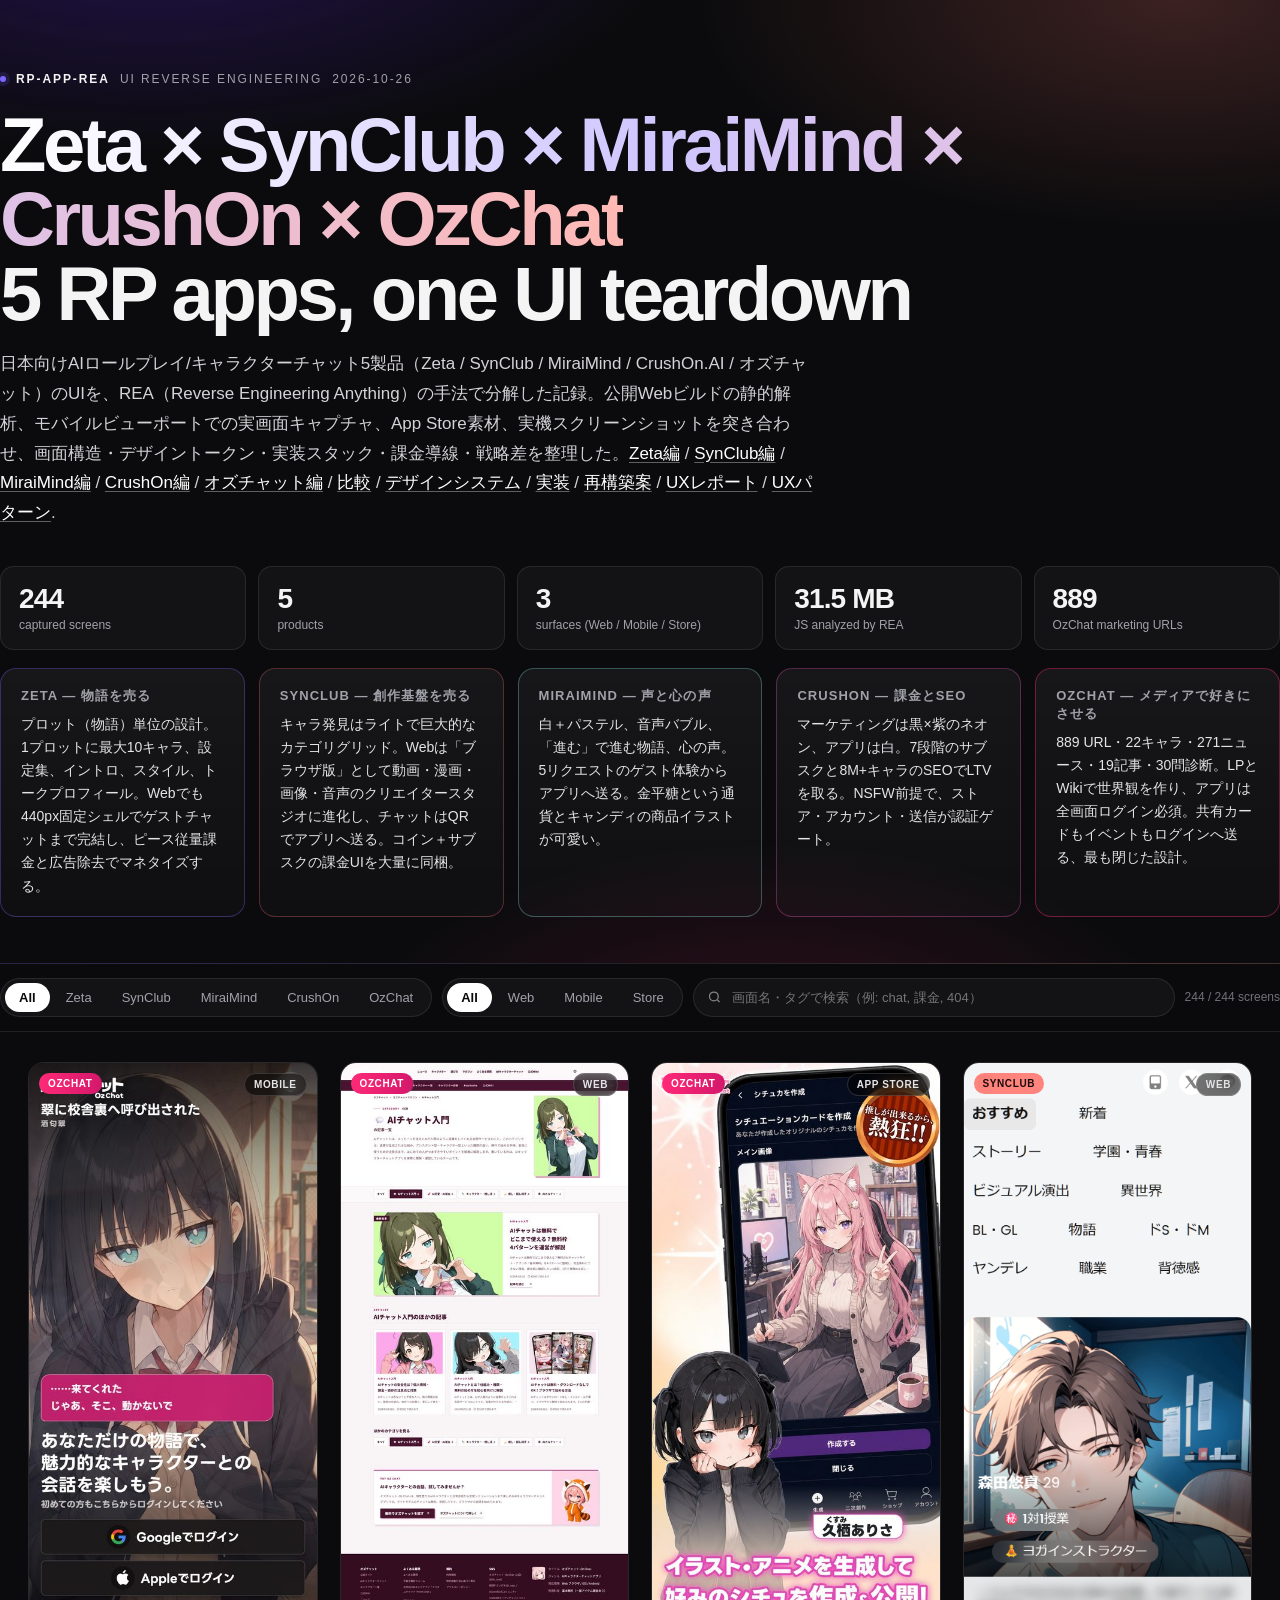
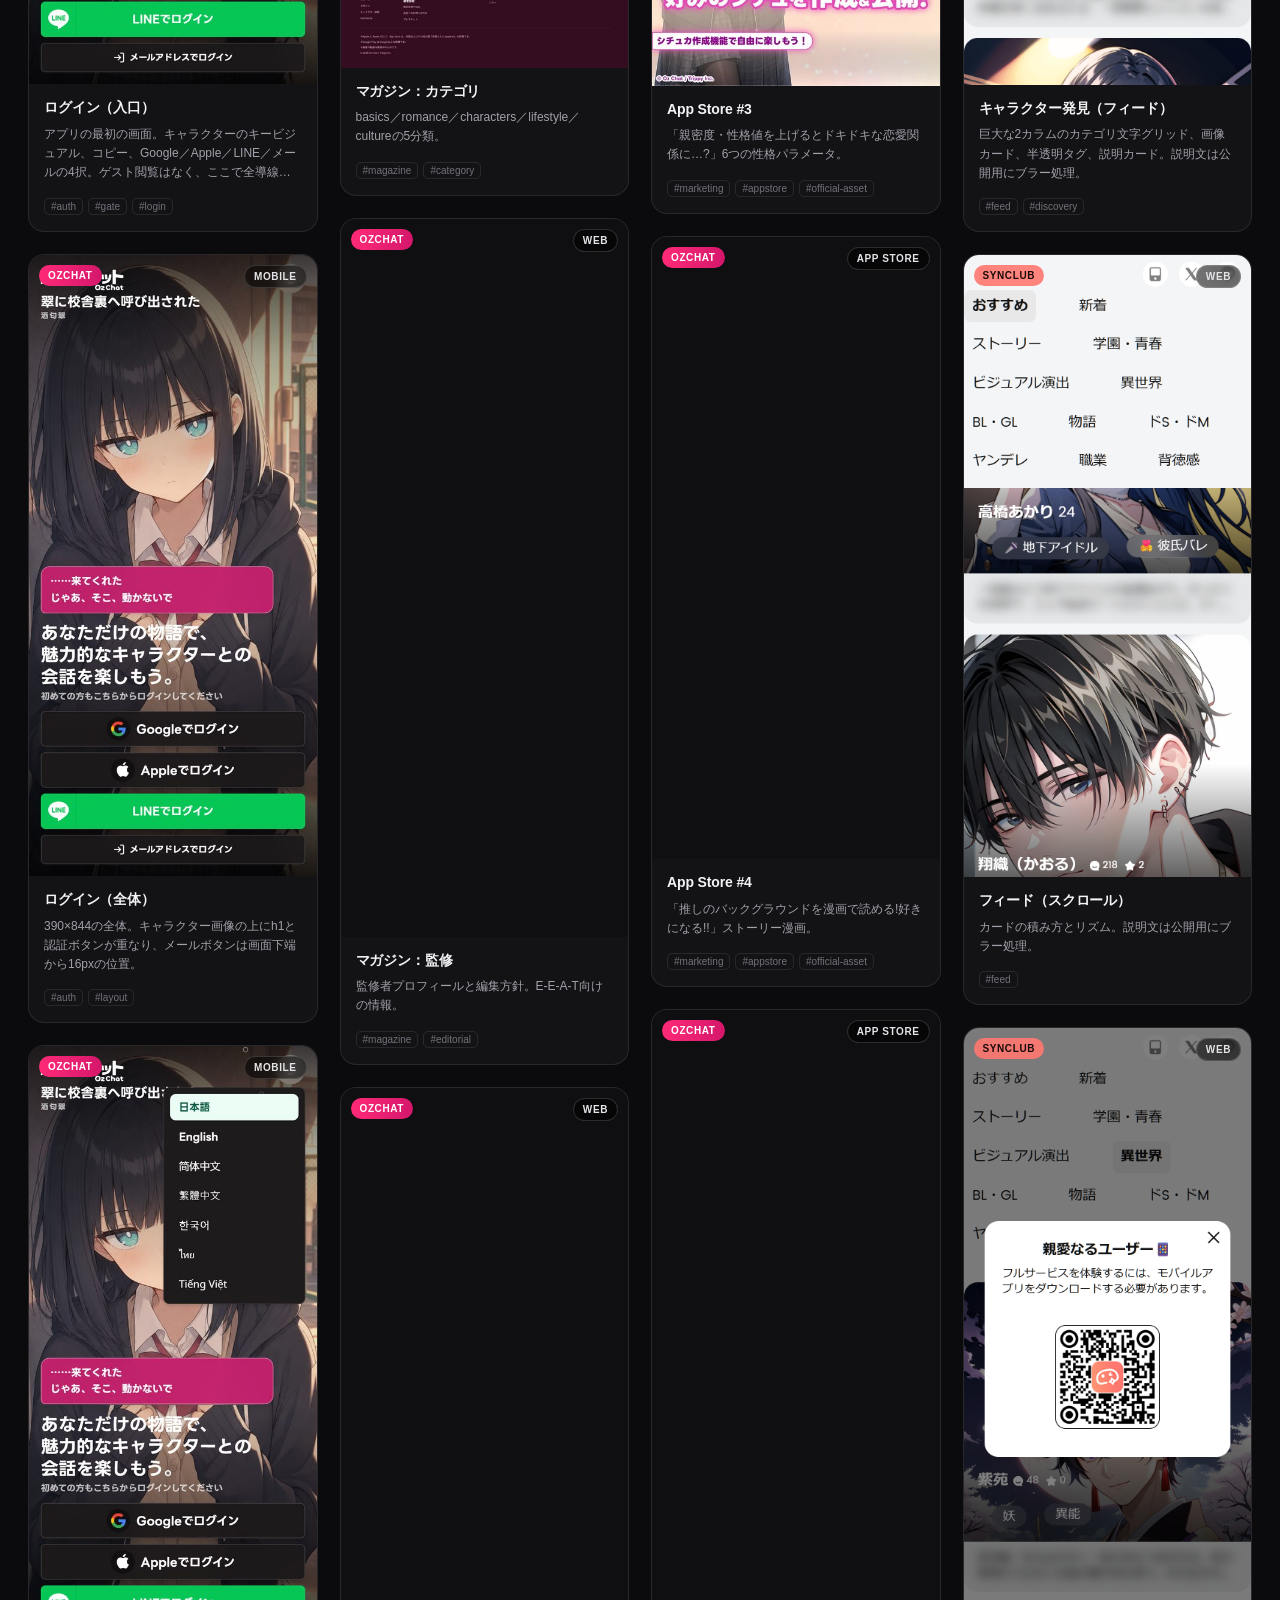
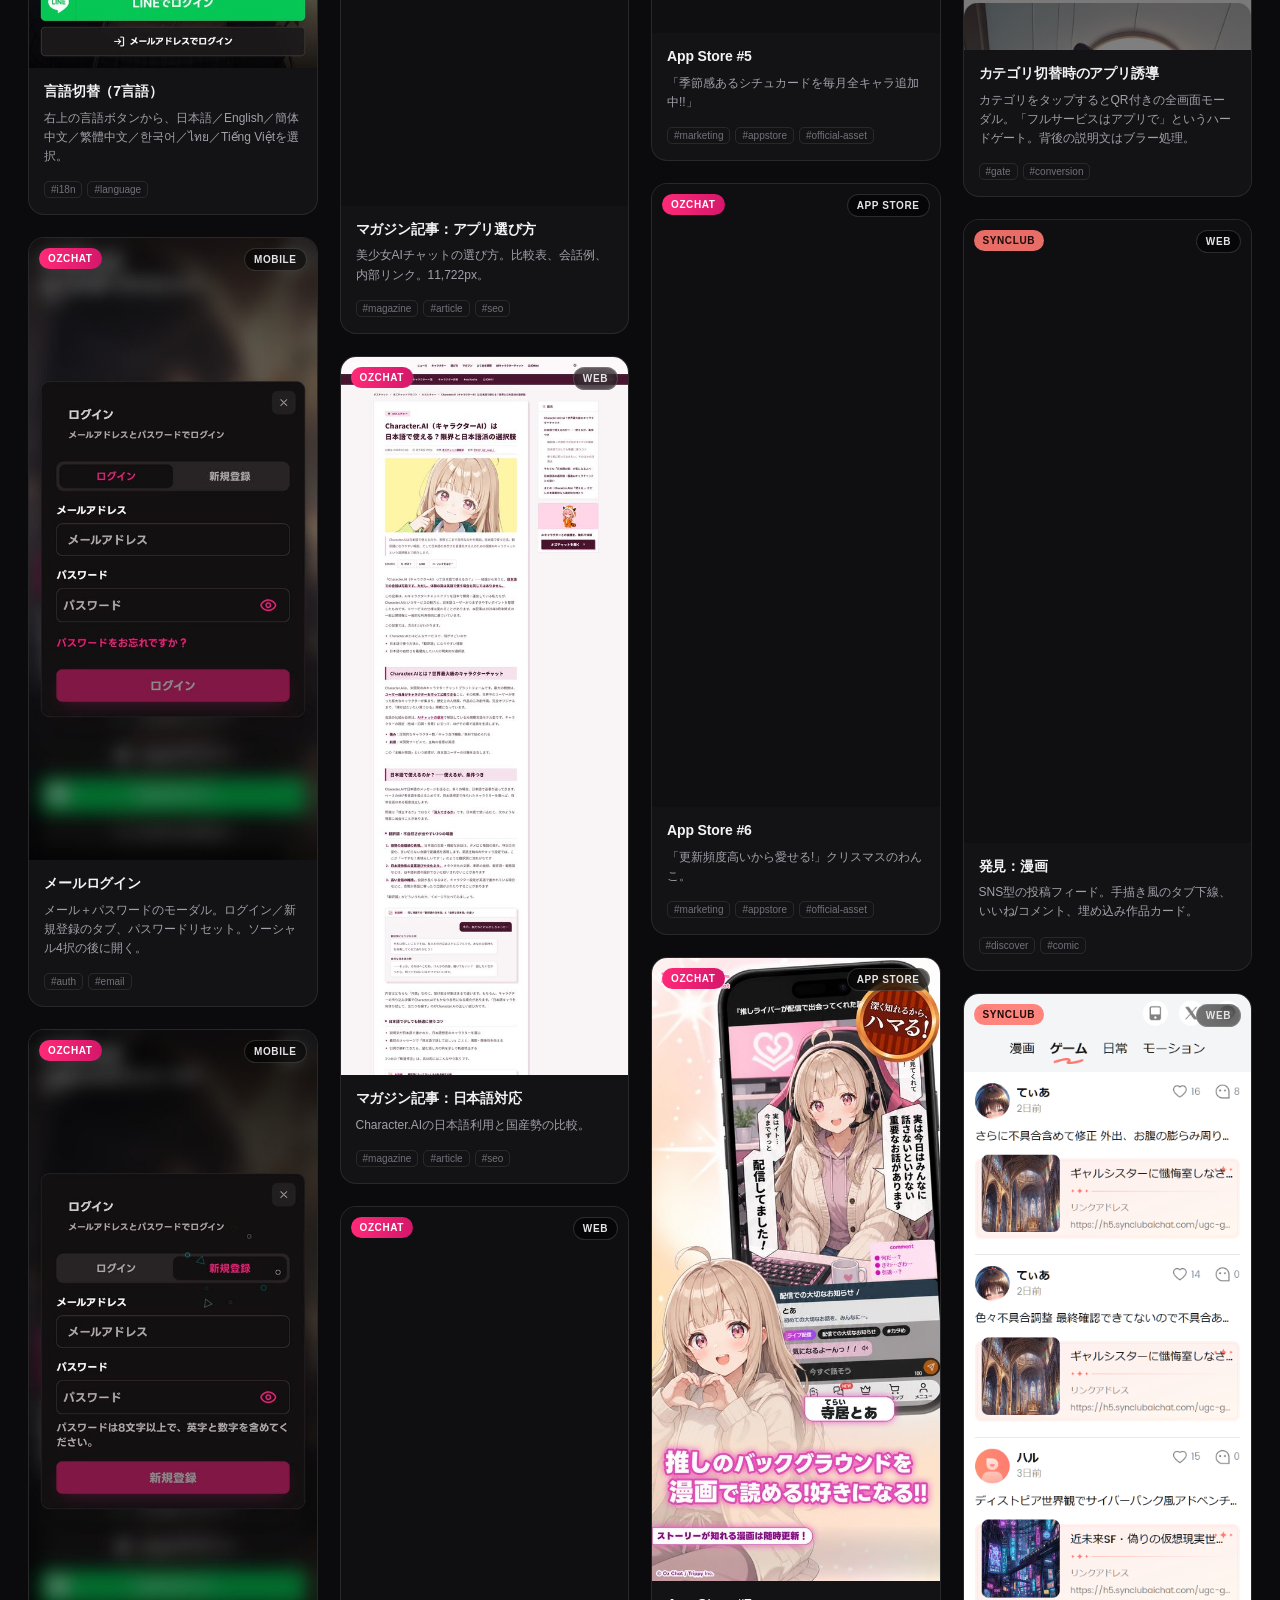
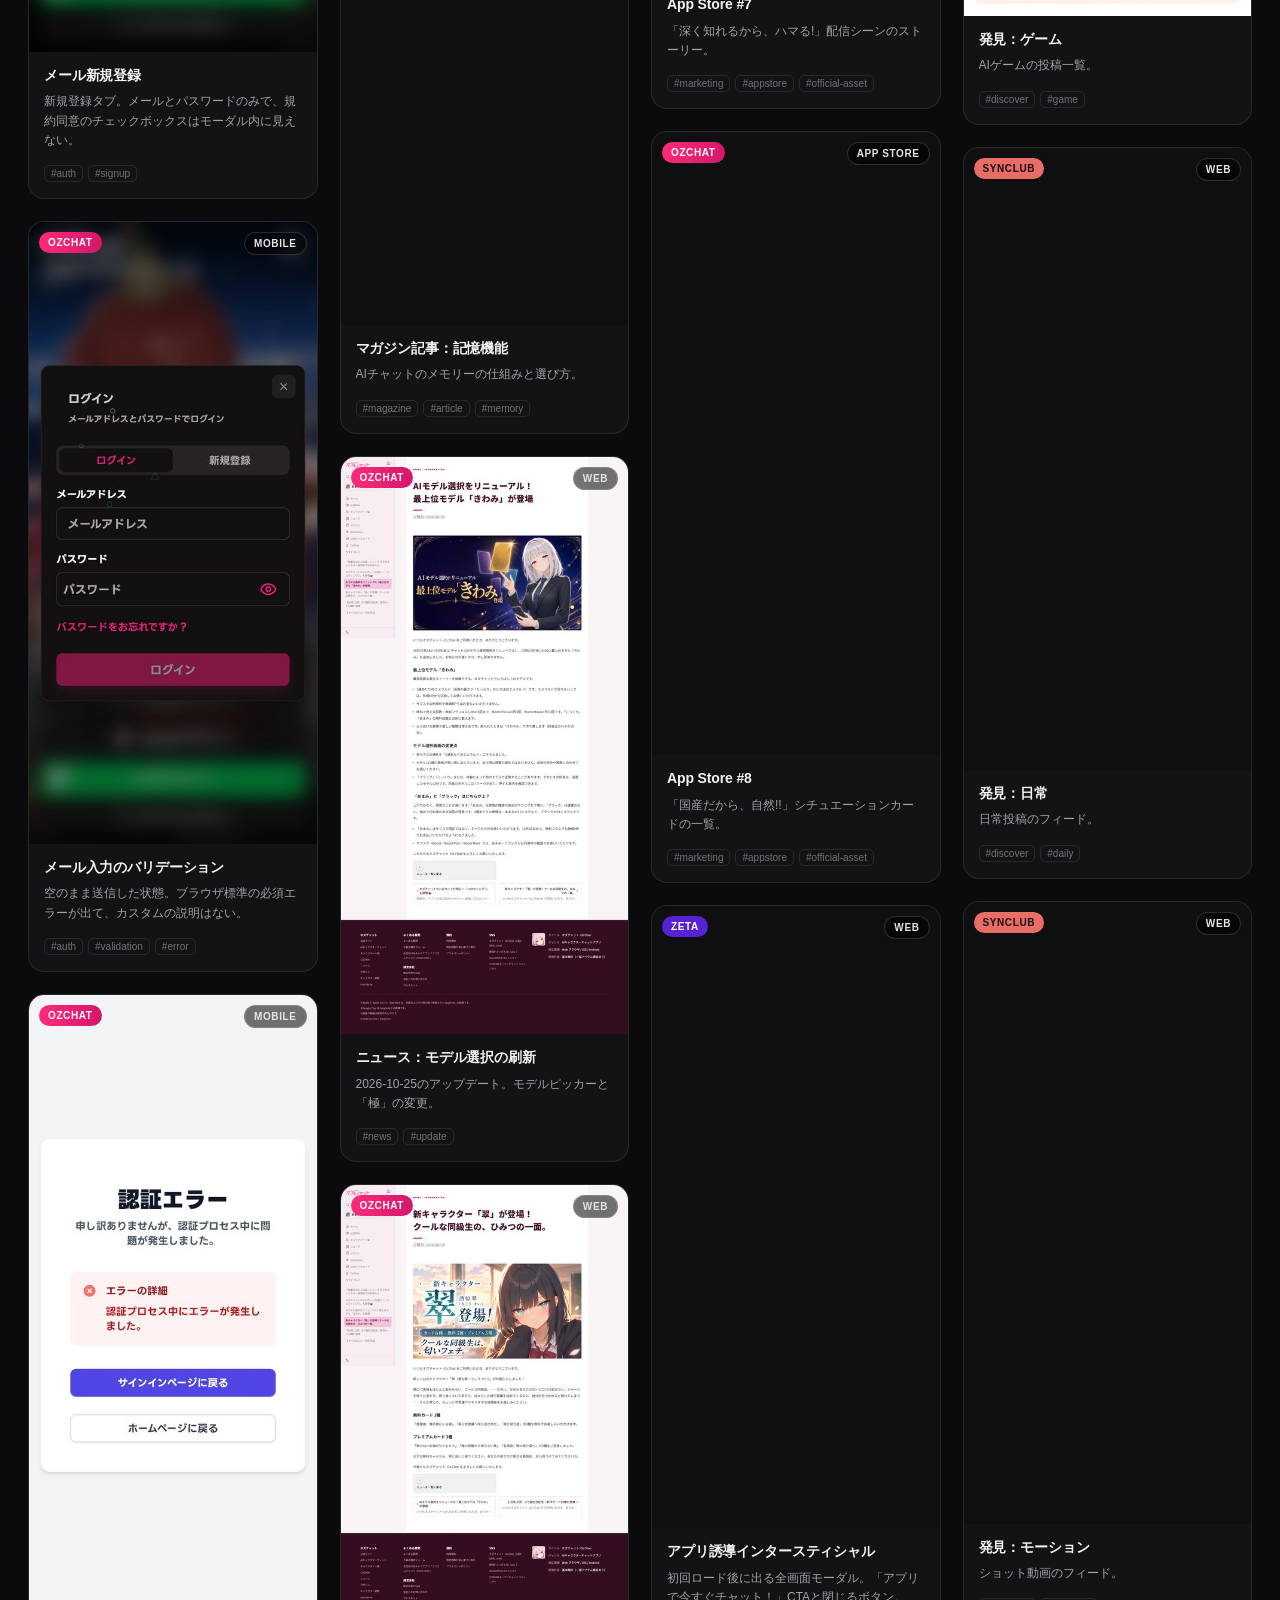
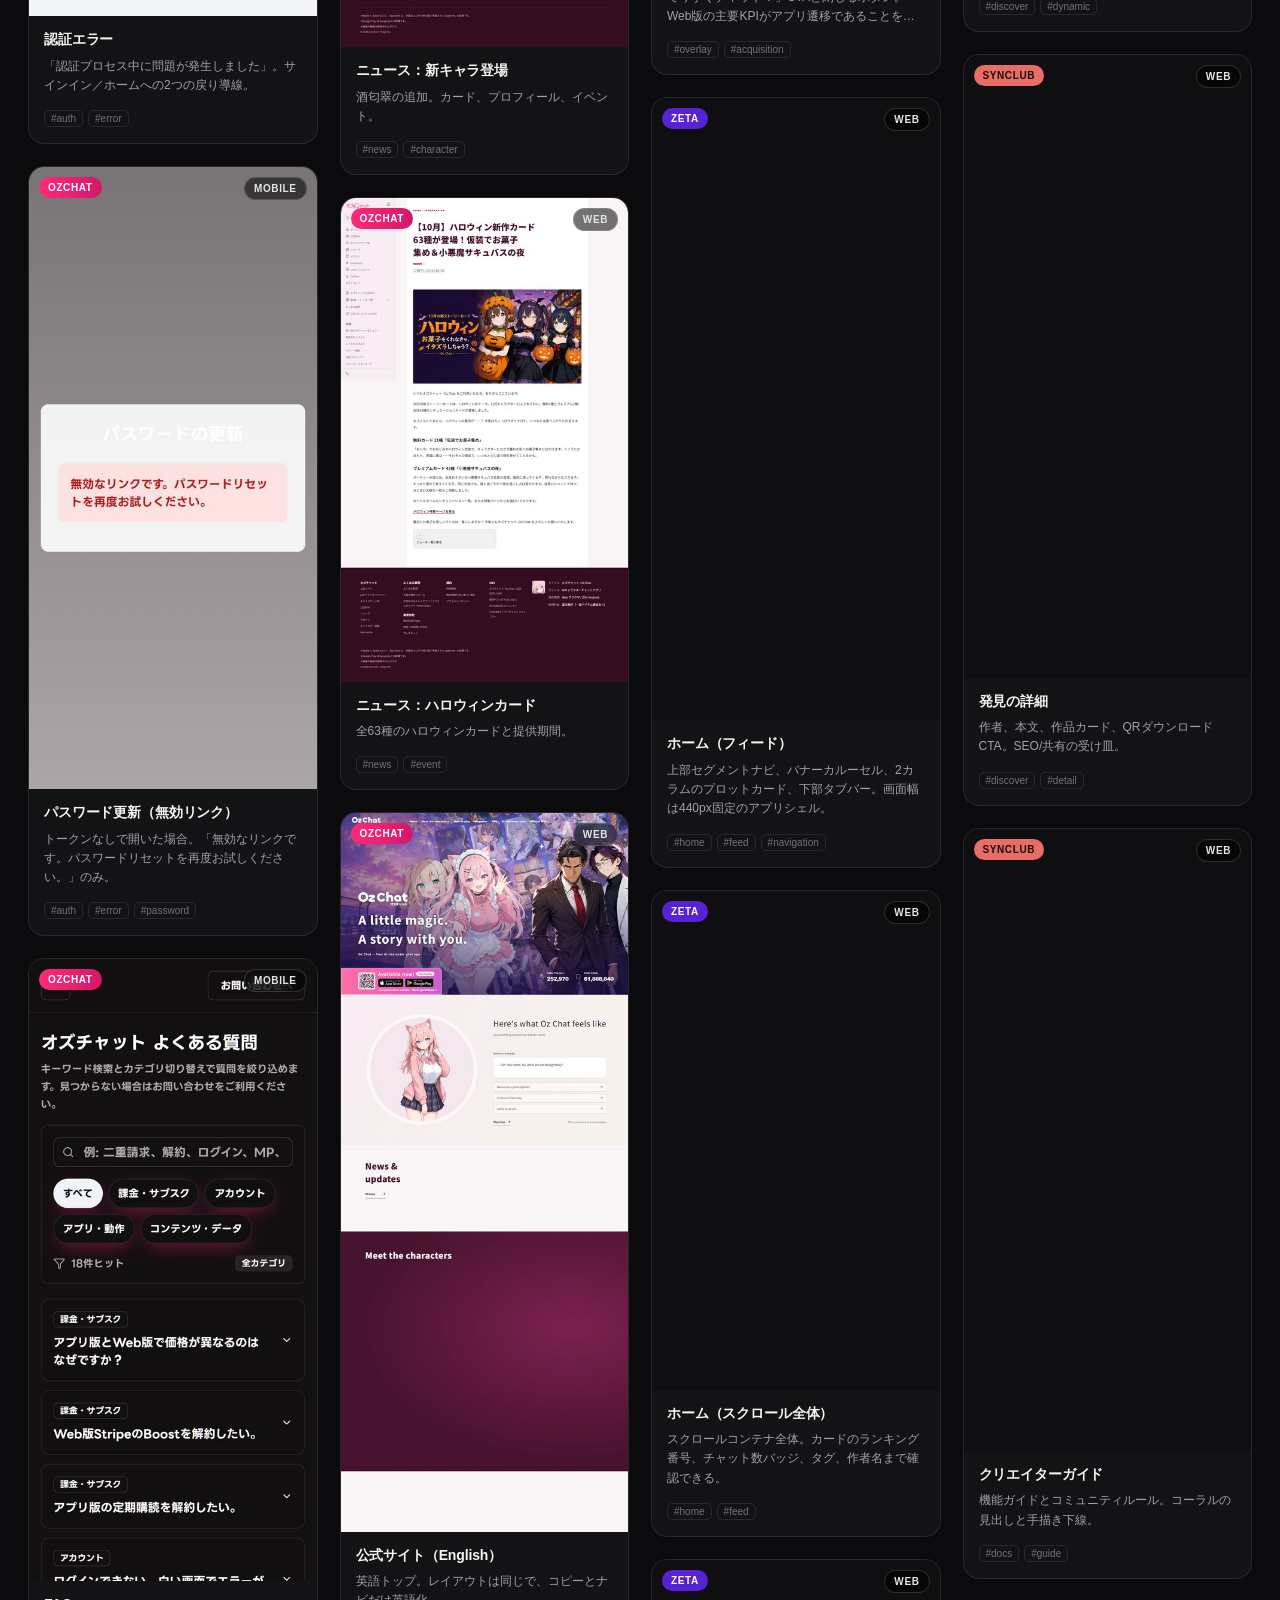
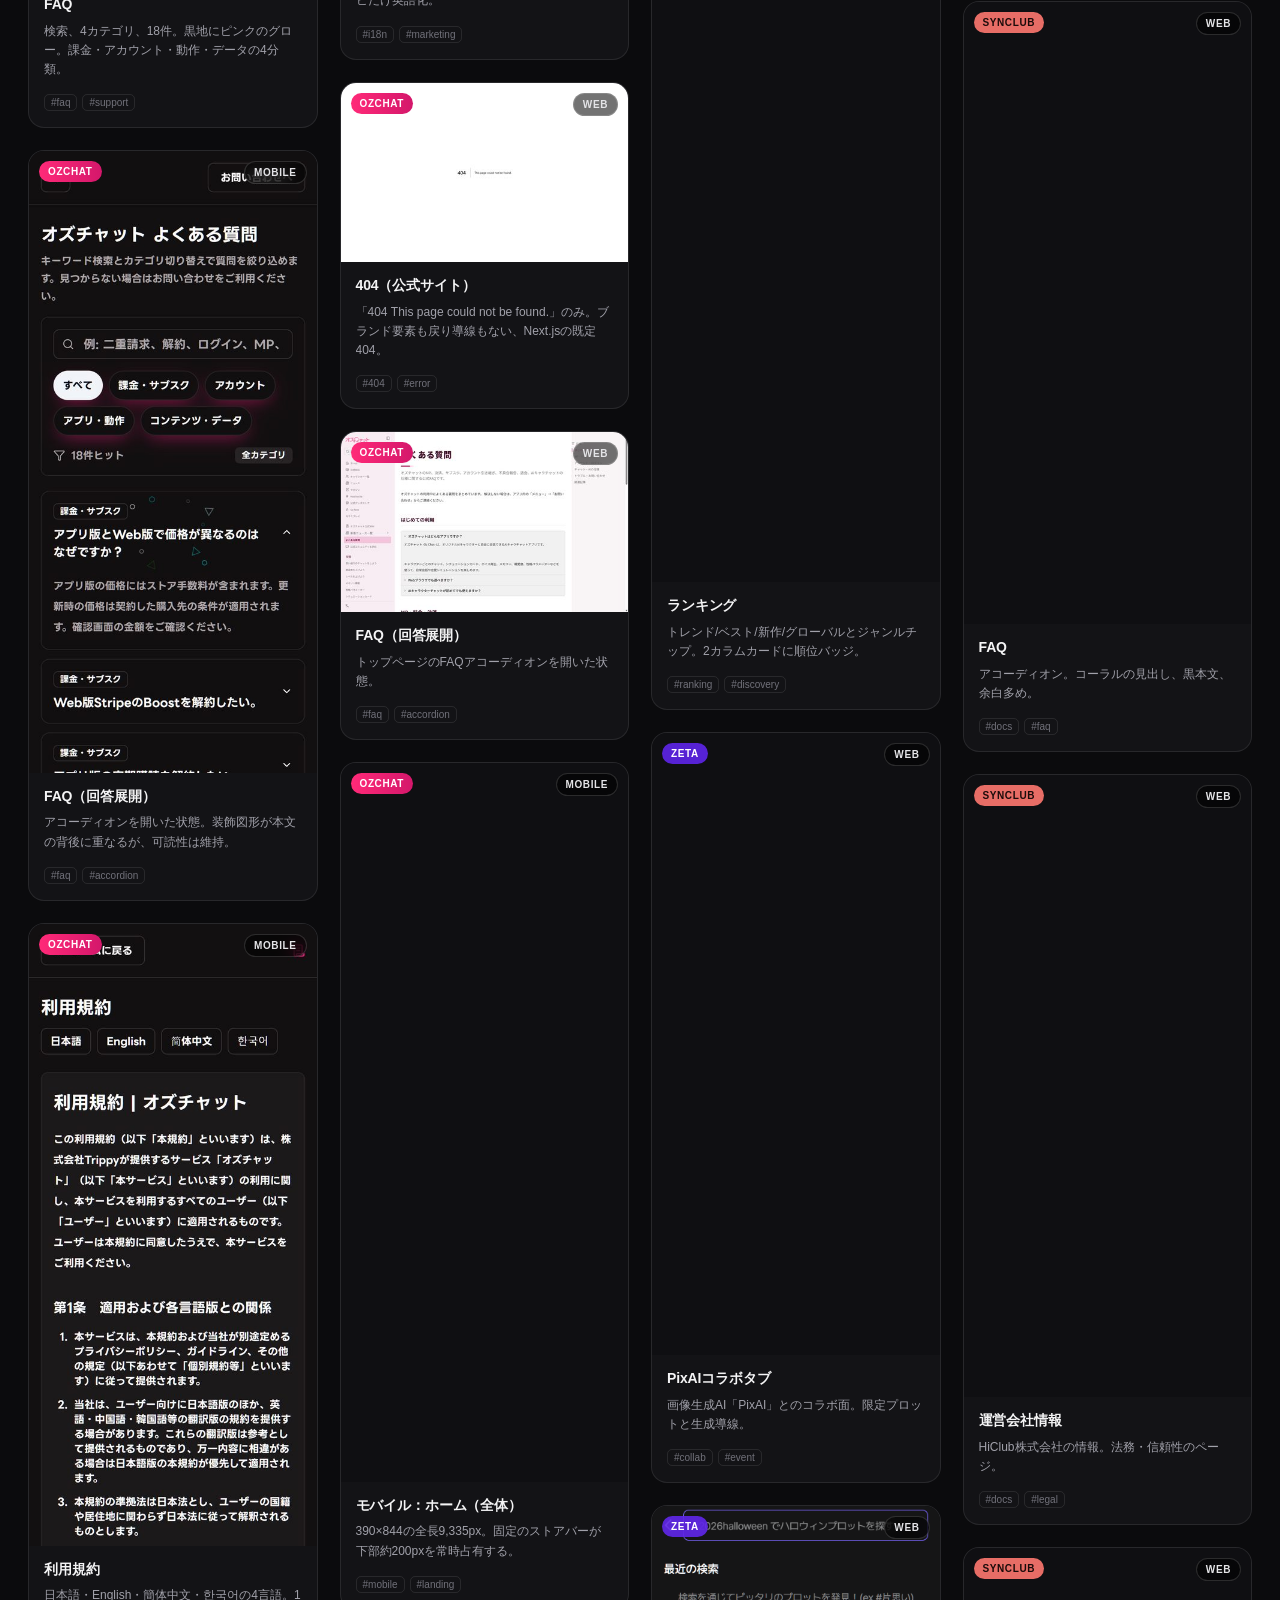
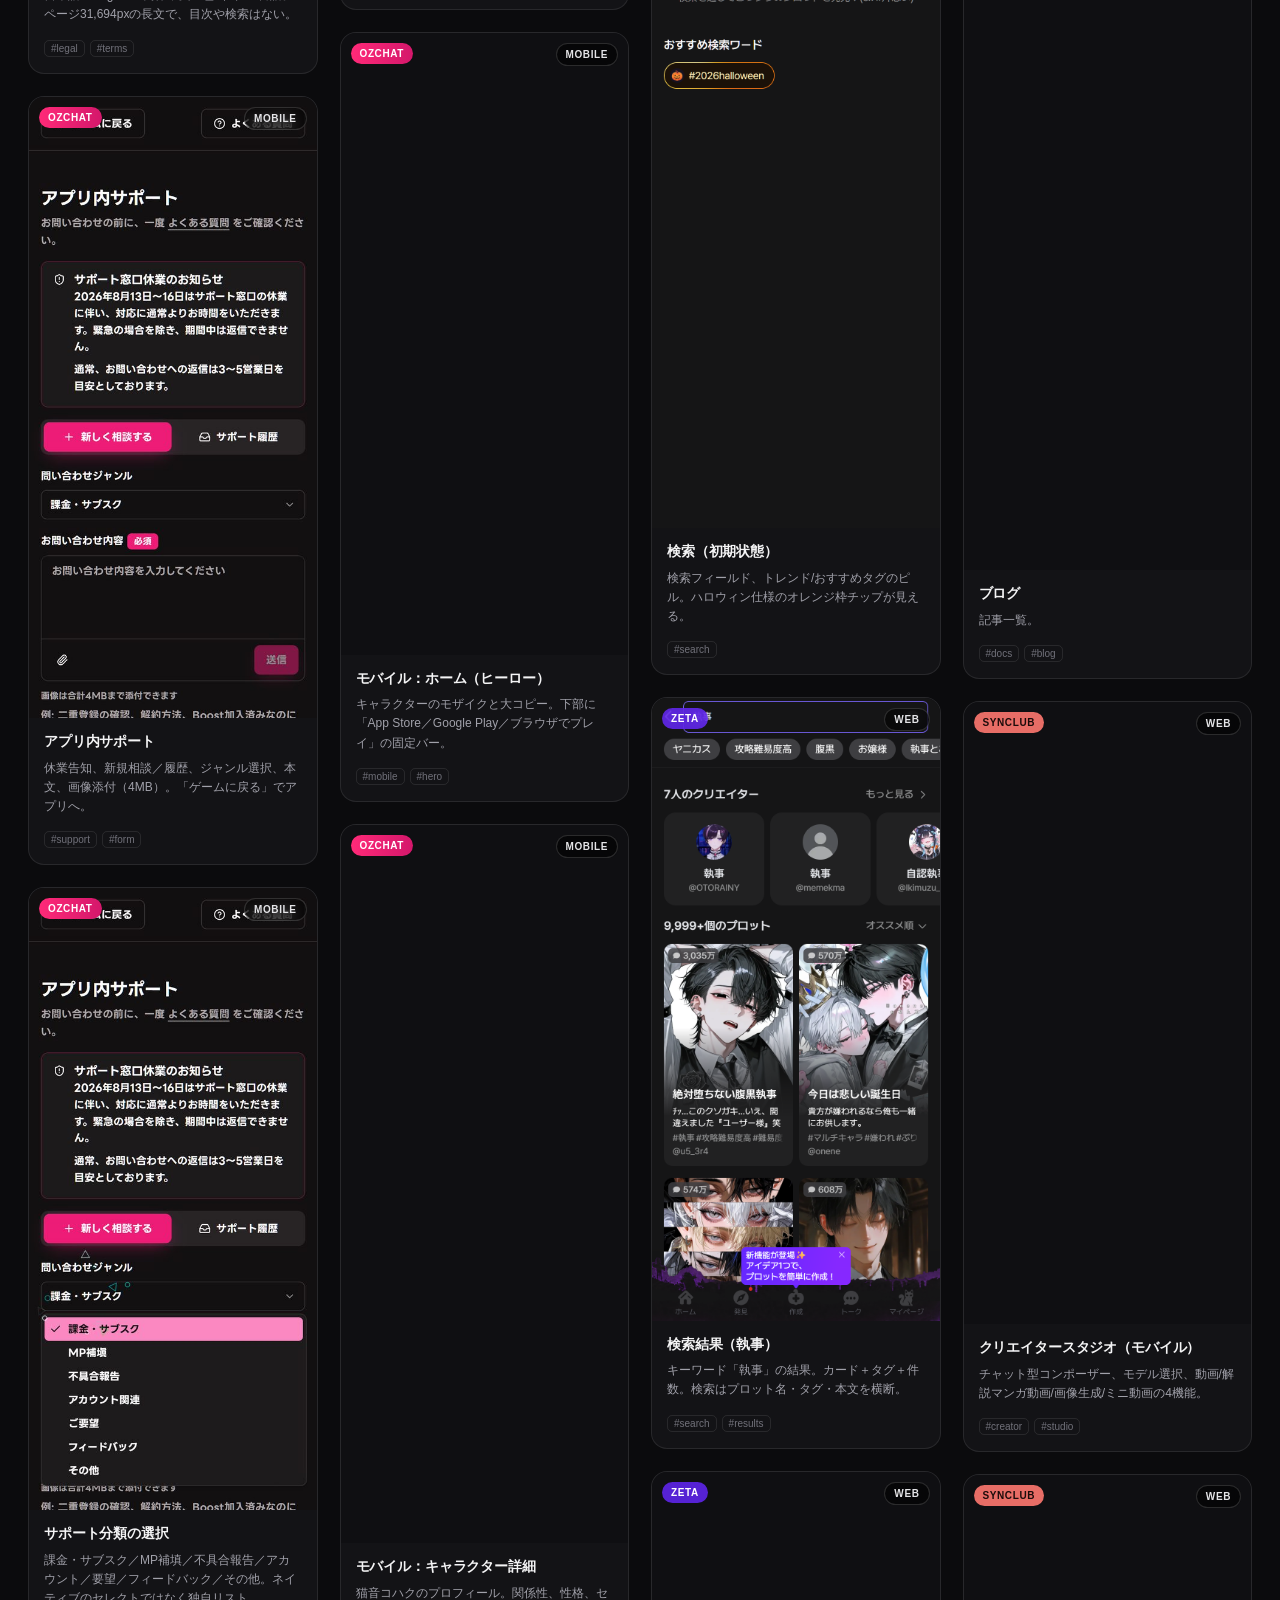
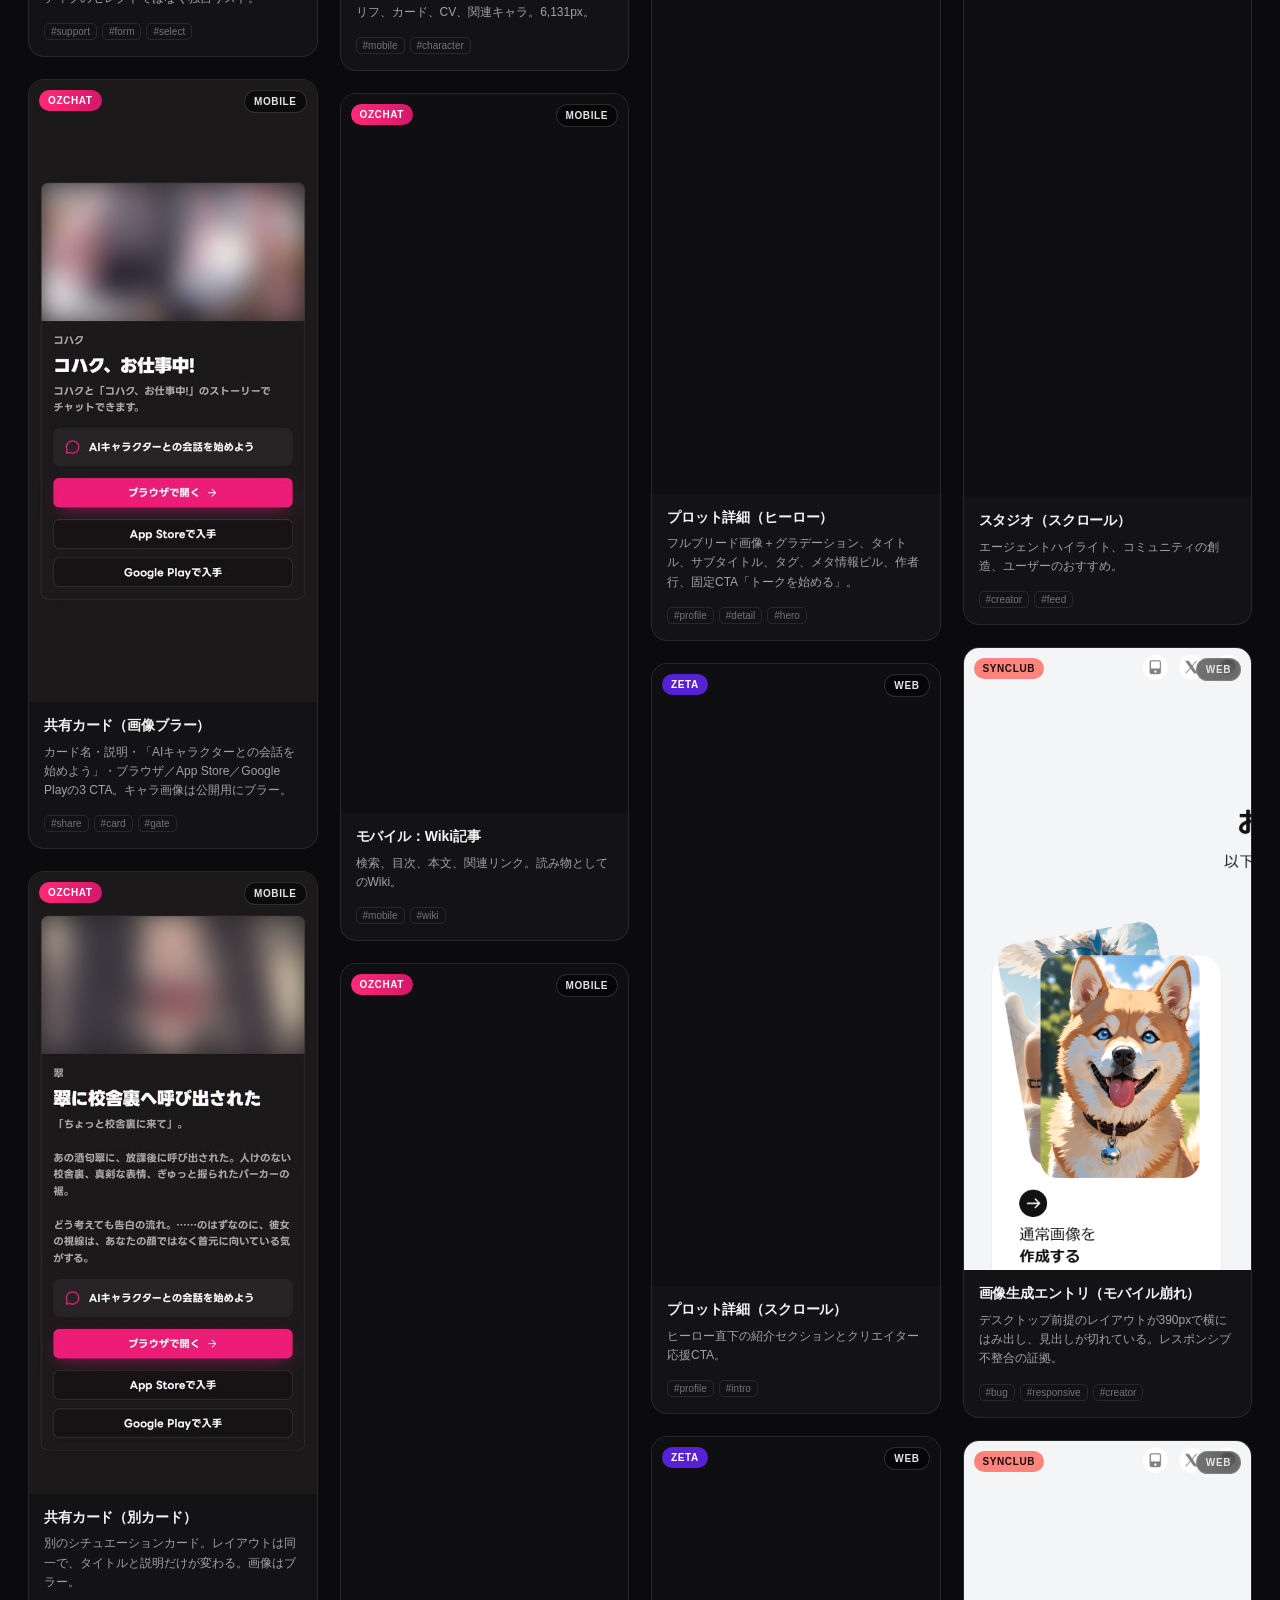
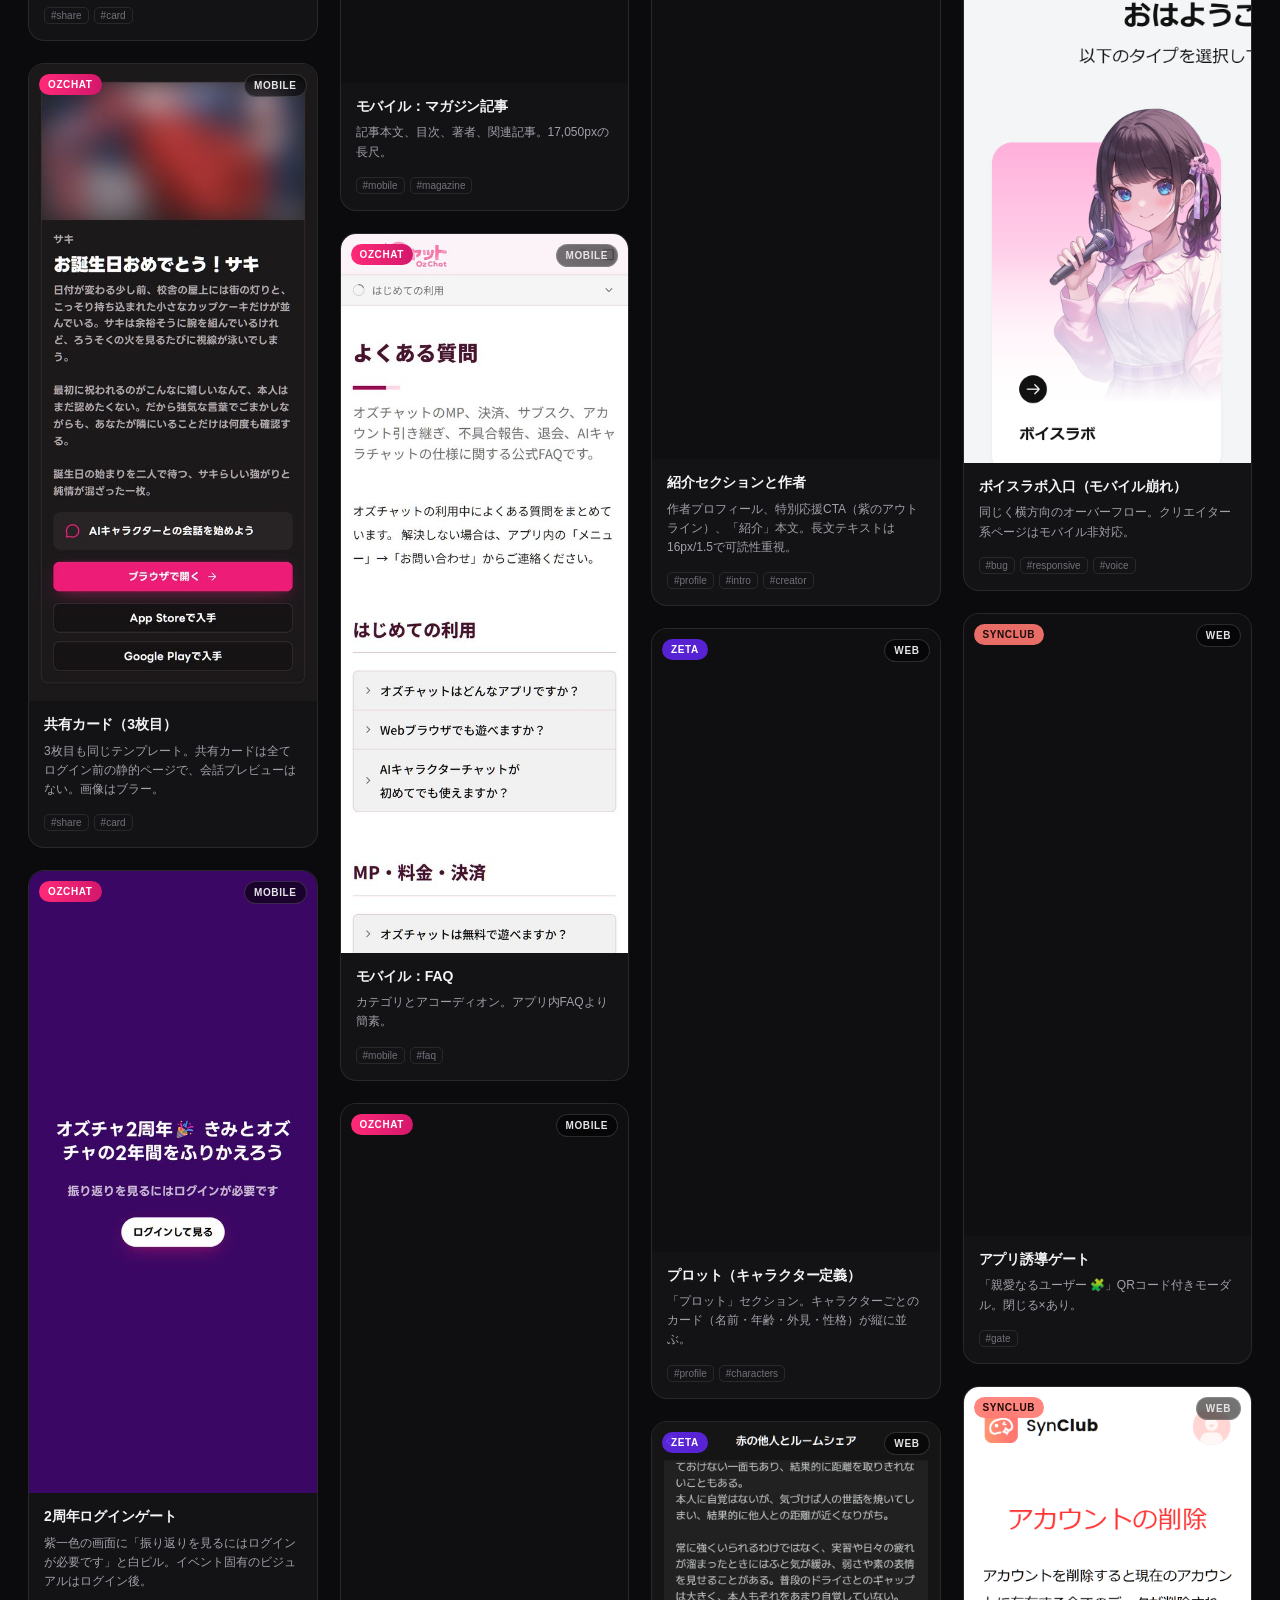
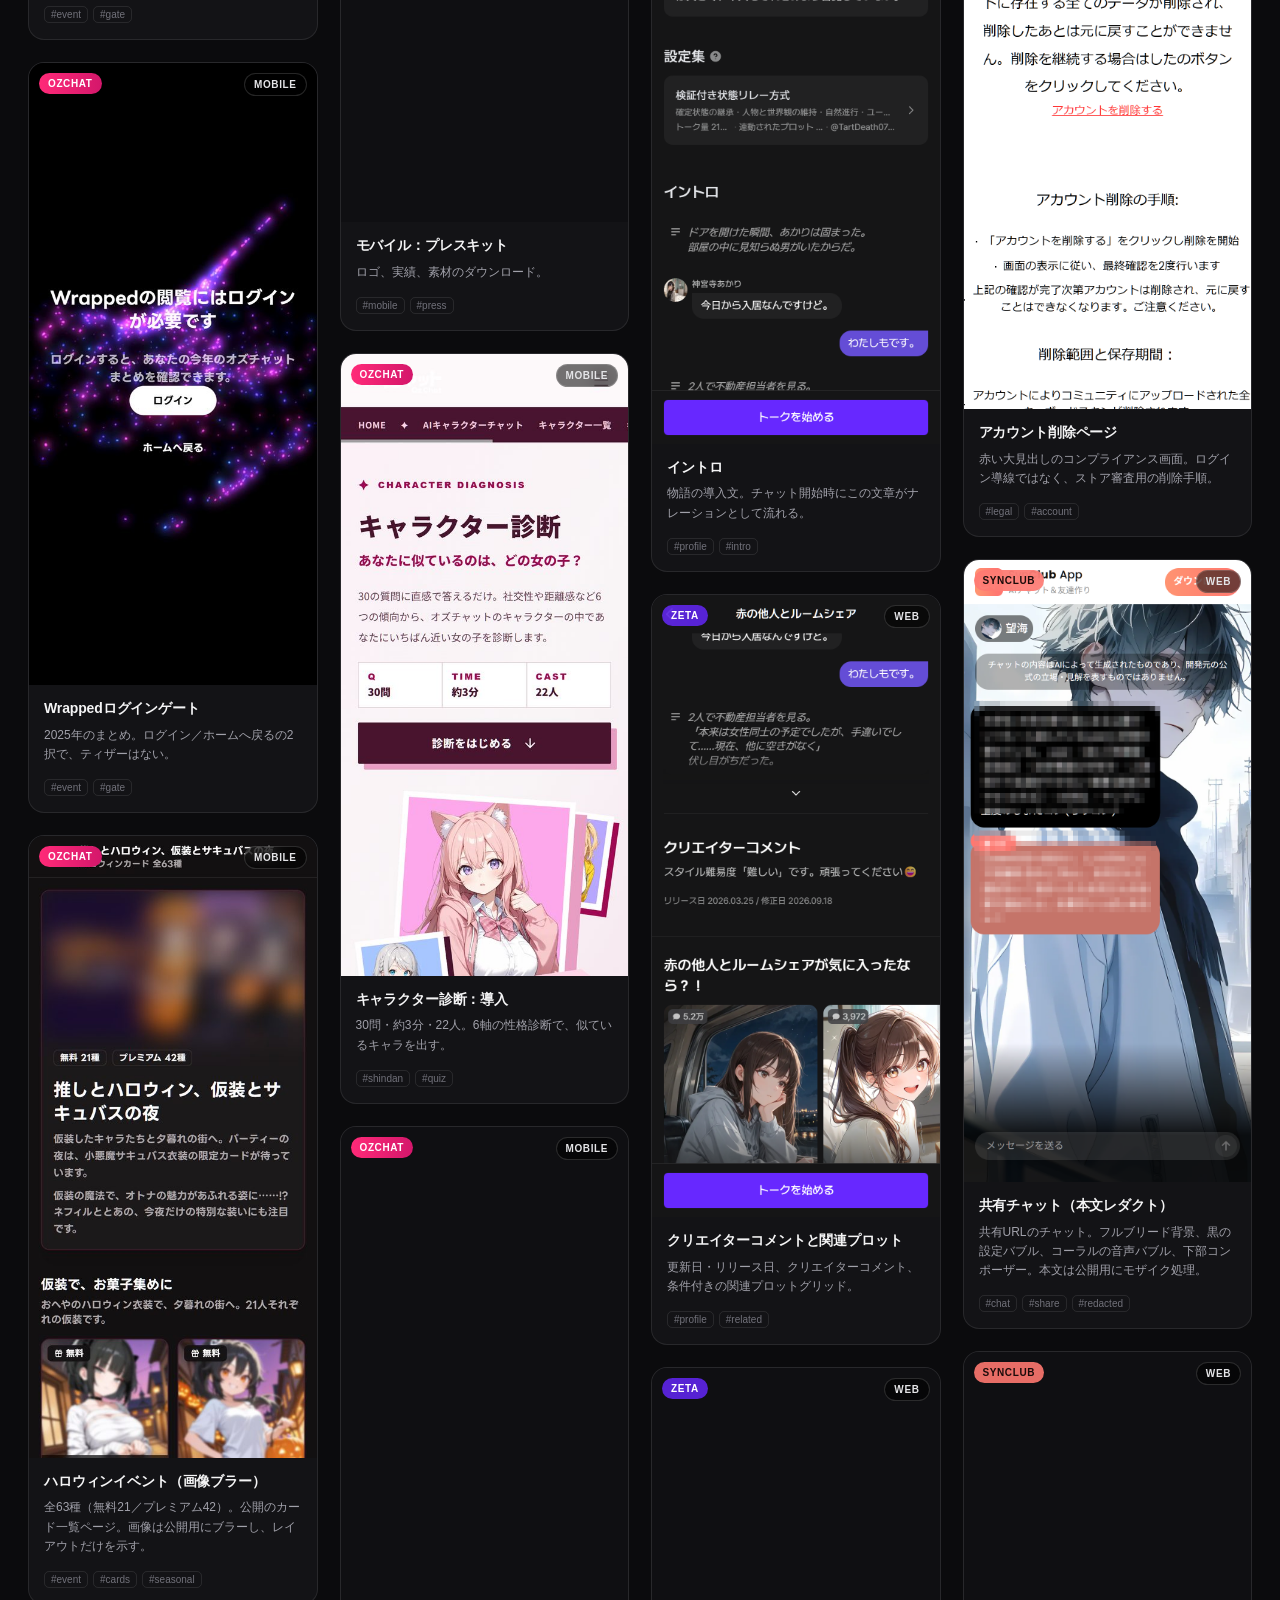
<file: index.html>
<!DOCTYPE html>
<html lang="ja">
<head>
<meta charset="utf-8">
<meta name="viewport" content="width=device-width, initial-scale=1">
<title>RP-app-REA — Zeta / SynClub / MiraiMind / CrushOn / OzChat UI teardown</title>
<style>
  :root{
    --bg:#0b0b0d; --panel:#131316; --panel-2:#18181c; --line:rgba(255,255,255,.09);
    --text:#f4f4f5; --muted:#a1a1aa; --dim:#71717a;
    --zeta:#7c67ff; --zeta-2:#6728ff; --syn:#ff7870; --syn-2:#ff3459;
    --oz:#ff2a78; --oz-2:#d4176b; --plum:#48142e;
    --radius:16px; --max:1440px;
  }
  *{box-sizing:border-box}
  html{scroll-behavior:smooth}
  body{margin:0;background:var(--bg);color:var(--text);font-family:"Inter","Helvetica Neue",Arial,"Hiragino Kaku Gothic ProN","Yu Gothic",sans-serif;-webkit-font-smoothing:antialiased}
  a{color:inherit}
  .wrap{max-width:var(--max);margin:0 auto;padding:0 28px}
  header.hero{position:relative;overflow:hidden;border-bottom:1px solid var(--line);background:
    radial-gradient(900px 420px at 12% -10%, rgba(103,40,255,.28), transparent 60%),
    radial-gradient(800px 380px at 92% 0%, rgba(255,120,112,.20), transparent 60%),
    radial-gradient(700px 360px at 60% 110%, rgba(255,42,120,.16), transparent 60%),
    #0b0b0d;}
  .hero-inner{padding:72px 0 46px}
  .kicker{display:flex;gap:10px;align-items:center;font-size:12px;letter-spacing:.16em;text-transform:uppercase;color:var(--muted)}
  .kicker b{color:var(--text);font-weight:600}
  .dot{width:6px;height:6px;border-radius:50%;background:var(--zeta);box-shadow:0 0 0 4px rgba(124,103,255,.15)}
  h1{font-size:clamp(38px,6vw,76px);line-height:.98;letter-spacing:-.045em;margin:22px 0 18px;font-weight:800}
  h1 .g{background:linear-gradient(92deg,#fff 0%,#cfc6ff 42%,#ffb9b4 100%);-webkit-background-clip:text;background-clip:text;color:transparent}
  .lede{max-width:820px;color:#d4d4d8;font-size:17px;line-height:1.75}
  .lede a{color:#fff;text-decoration:underline;text-underline-offset:3px;text-decoration-color:rgba(255,255,255,.35)}
  .stats{display:grid;grid-template-columns:repeat(5,minmax(0,1fr));gap:12px;margin:38px 0 0}
  .stat{background:rgba(255,255,255,.035);border:1px solid var(--line);border-radius:14px;padding:16px 18px}
  .stat b{display:block;font-size:28px;letter-spacing:-.03em}
  .stat span{font-size:12px;color:var(--muted)}
  .findings{display:grid;grid-template-columns:repeat(5,minmax(0,1fr));gap:14px;margin:18px 0 0}
  .finding{background:linear-gradient(180deg,rgba(255,255,255,.05),rgba(255,255,255,.02));border:1px solid var(--line);border-radius:16px;padding:18px 20px}
  .finding h2{font-size:13px;letter-spacing:.08em;text-transform:uppercase;color:var(--muted);margin:0 0 8px;font-weight:600}
  .finding p{margin:0;font-size:14px;line-height:1.65;color:#e4e4e7}
  .finding.z{border-color:rgba(124,103,255,.32)}
  .finding.s{border-color:rgba(255,120,112,.28)}
  .finding.m{border-color:rgba(142,248,226,.30)}
  .finding.c{border-color:rgba(247,94,204,.30)}
  .finding.o{border-color:rgba(255,42,120,.38)}
  .toolbar{position:sticky;top:0;z-index:20;background:rgba(11,11,13,.86);backdrop-filter:blur(14px);border-bottom:1px solid var(--line)}
  .toolbar-inner{display:flex;flex-wrap:wrap;gap:10px;align-items:center;padding:14px 0}
  .seg{display:flex;background:var(--panel);border:1px solid var(--line);border-radius:999px;padding:4px;gap:2px}
  .seg button{border:0;background:transparent;color:var(--muted);font:inherit;font-size:13px;padding:7px 14px;border-radius:999px;cursor:pointer}
  .seg button[aria-pressed="true"]{background:#fff;color:#09090b;font-weight:600}
  .seg button:hover{color:#fff}
  .seg button[aria-pressed="true"]:hover{color:#09090b}
  .search{flex:1;min-width:220px;position:relative}
  .search input{width:100%;background:var(--panel);border:1px solid var(--line);border-radius:999px;padding:11px 16px 11px 38px;color:#fff;font:inherit;font-size:13px;outline:none}
  .search input:focus{border-color:rgba(124,103,255,.6);box-shadow:0 0 0 4px rgba(124,103,255,.10)}
  .search svg{position:absolute;left:14px;top:50%;transform:translateY(-50%);opacity:.5}
  .count{font-size:12px;color:var(--dim);white-space:nowrap;margin-left:auto}
  .grid{columns:4 280px;column-gap:22px;padding:30px 0 72px}
  .card{background:var(--panel);border:1px solid var(--line);border-radius:var(--radius);overflow:hidden;display:flex;flex-direction:column;transition:transform .25s ease,border-color .25s ease;break-inside:avoid;margin:0 0 22px}
  .card:hover{transform:translateY(-3px);border-color:rgba(255,255,255,.22)}
  .card[hidden]{display:none!important}
  .thumb{padding:0;border:0;background:#0f0f12;cursor:zoom-in;position:relative;display:block;width:100%;overflow:hidden}
  .thumb img{width:100%;height:auto;object-fit:contain;display:block;transition:transform .5s ease}
  .card:hover .thumb img{transform:scale(1.02)}
  .badge{position:absolute;top:10px;font-size:10px;letter-spacing:.06em;text-transform:uppercase;padding:5px 9px;border-radius:999px;backdrop-filter:blur(8px);font-weight:600}
  .badge.zeta{left:10px;background:rgba(103,40,255,.82);color:#fff}
  .badge.synclub{left:10px;background:rgba(255,120,112,.90);color:#1b0b0a}
  .badge.miraimind{left:10px;background:linear-gradient(135deg,#8EF8E2,#76BDFF 55%,#C685FF);color:#0b1b2a}
  .badge.crushon{left:10px;background:linear-gradient(90deg,#F75ECC,#923EFC);color:#fff}
  .badge.ozchat{left:10px;background:linear-gradient(90deg,#FF2A78,#D4176B);color:#fff}
  .badge.plat{right:10px;background:rgba(0,0,0,.55);color:#e4e4e7;border:1px solid rgba(255,255,255,.15)}
  .card-body{padding:14px 15px 16px;display:flex;flex-direction:column;gap:7px;flex:1}
  .card-body h3{font-size:14px;margin:0;letter-spacing:-.01em;line-height:1.4}
  .card-body p{margin:0;color:var(--muted);font-size:12px;line-height:1.6;display:-webkit-box;-webkit-line-clamp:3;-webkit-box-orient:vertical;overflow:hidden}
  .tags{display:flex;flex-wrap:wrap;gap:5px;margin-top:auto;padding-top:8px}
  .tags span{font-size:10px;color:var(--dim);border:1px solid var(--line);padding:2px 6px;border-radius:5px}
  .empty{grid-column:1/-1;text-align:center;color:var(--dim);padding:70px 0}
  dialog{border:0;padding:0;background:transparent;max-width:min(1100px,94vw);width:100%;color:var(--text)}
  dialog::backdrop{background:rgba(0,0,0,.82);backdrop-filter:blur(6px)}
  .modal{background:#111114;border:1px solid rgba(255,255,255,.14);border-radius:18px;overflow:hidden;box-shadow:0 30px 90px rgba(0,0,0,.6)}
  .modal-head{display:flex;justify-content:space-between;align-items:center;padding:12px 16px;border-bottom:1px solid var(--line)}
  .modal-head .t{font-size:12px;color:var(--muted)}
  .modal-close{border:0;background:rgba(255,255,255,.08);color:#fff;width:32px;height:32px;border-radius:999px;cursor:pointer;font-size:16px}
  .modal img{display:block;max-width:100%;max-height:72vh;margin:0 auto;background:#000}
  .meta{padding:16px 18px 18px;display:grid;grid-template-columns:1.2fr .8fr;gap:18px}
  .meta h2{margin:0 0 6px;font-size:18px;letter-spacing:-.02em}
  .meta p{margin:0;color:var(--muted);font-size:13px;line-height:1.65}
  .meta dl{margin:0;display:grid;grid-template-columns:auto 1fr;gap:4px 10px;font-size:11px;color:var(--dim);align-content:start}
  .meta dt{color:#52525b}
  .meta dd{margin:0;word-break:break-all}
  footer{border-top:1px solid var(--line);padding:34px 0 56px;color:var(--dim);font-size:12px;line-height:1.8}
  footer a{text-decoration:underline;text-underline-offset:2px}
  @media(max-width:1180px){.grid{columns:3 240px}}
  @media(max-width:1100px){.findings{grid-template-columns:repeat(2,1fr)}}
  @media(max-width:860px){.stats{grid-template-columns:repeat(2,1fr)}.findings{grid-template-columns:1fr}.grid{columns:2 200px}.meta{grid-template-columns:1fr}}
  @media(max-width:560px){.wrap{padding:0 16px}.hero-inner{padding:48px 0 34px}.grid{columns:1}.count{width:100%;margin-left:0}}
</style>
</head>
<body>
<header class="hero">
  <div class="wrap hero-inner">
    <div class="kicker"><span class="dot"></span><b>RP-app-REA</b><span>UI reverse engineering</span><span>2026-10-26</span></div>
    <h1><span class="g">Zeta × SynClub × MiraiMind × CrushOn × OzChat</span><br>5 RP apps, one UI teardown</h1>
    <p class="lede">日本向けAIロールプレイ/キャラクターチャット5製品（Zeta / SynClub / MiraiMind / CrushOn.AI / オズチャット）のUIを、REA（Reverse Engineering Anything）の手法で分解した記録。公開Webビルドの静的解析、モバイルビューポートでの実画面キャプチャ、App Store素材、実機スクリーンショットを突き合わせ、画面構造・デザイントークン・実装スタック・課金導線・戦略差を整理した。<a href="docs/01-zeta-teardown.md">Zeta編</a> / <a href="docs/02-synclub-teardown.md">SynClub編</a> / <a href="docs/09-miraimind-teardown.md">MiraiMind編</a> / <a href="docs/10-crushon-teardown.md">CrushOn編</a> / <a href="docs/13-ozchat-teardown.md">オズチャット編</a> / <a href="docs/03-comparison.md">比較</a> / <a href="docs/04-design-system.md">デザインシステム</a> / <a href="docs/05-implementation.md">実装</a> / <a href="docs/06-rebuild-blueprint.md">再構築案</a> / <a href="ux.html">UXレポート</a> / <a href="docs/12-ux-patterns.md">UXパターン</a>.</p>
    <div class="stats">
      <div class="stat"><b>244</b><span>captured screens</span></div>
      <div class="stat"><b>5</b><span>products</span></div>
      <div class="stat"><b>3</b><span>surfaces (Web / Mobile / Store)</span></div>
      <div class="stat"><b>31.5 MB</b><span>JS analyzed by REA</span></div>
      <div class="stat"><b>889</b><span>OzChat marketing URLs</span></div>
    </div>
    <div class="findings">
      <div class="finding z"><h2>Zeta — 物語を売る</h2><p>プロット（物語）単位の設計。1プロットに最大10キャラ、設定集、イントロ、スタイル、トークプロフィール。Webでも440px固定シェルでゲストチャットまで完結し、ピース従量課金と広告除去でマネタイズする。</p></div>
      <div class="finding s"><h2>SynClub — 創作基盤を売る</h2><p>キャラ発見はライトで巨大的なカテゴリグリッド。Webは「ブラウザ版」として動画・漫画・画像・音声のクリエイタースタジオに進化し、チャットはQRでアプリへ送る。コイン＋サブスクの課金UIを大量に同梱。</p></div>
      <div class="finding m"><h2>MiraiMind — 声と心の声</h2><p>白＋パステル、音声バブル、「進む」で進む物語、心の声。5リクエストのゲスト体験からアプリへ送る。金平糖という通貨とキャンディの商品イラストが可愛い。</p></div>
      <div class="finding c"><h2>CrushOn — 課金とSEO</h2><p>マーケティングは黒×紫のネオン、アプリは白。7段階のサブスクと8M+キャラのSEOでLTVを取る。NSFW前提で、ストア・アカウント・送信が認証ゲート。</p></div>
      <div class="finding o"><h2>OzChat — メディアで好きにさせる</h2><p>889 URL・22キャラ・271ニュース・19記事・30問診断。LPとWikiで世界観を作り、アプリは全画面ログイン必須。共有カードもイベントもログインへ送る、最も閉じた設計。</p></div>
    </div>
  </div>
</header>

<div class="toolbar">
  <div class="wrap toolbar-inner">
    <div class="seg" id="appSeg" role="group" aria-label="アプリ">
      <button data-app="all" aria-pressed="true">All</button>
      <button data-app="zeta" aria-pressed="false">Zeta</button>
      <button data-app="synclub" aria-pressed="false">SynClub</button>
      <button data-app="miraimind" aria-pressed="false">MiraiMind</button>
      <button data-app="crushon" aria-pressed="false">CrushOn</button>
      <button data-app="ozchat" aria-pressed="false">OzChat</button>
    </div>
    <div class="seg" id="platSeg" role="group" aria-label="サーフェス">
      <button data-platform="all" aria-pressed="true">All</button>
      <button data-platform="web" aria-pressed="false">Web</button>
      <button data-platform="mobile" aria-pressed="false">Mobile</button>
      <button data-platform="appstore" aria-pressed="false">Store</button>
    </div>
    <label class="search">
      <svg width="15" height="15" viewBox="0 0 24 24" fill="none" stroke="currentColor" stroke-width="2"><circle cx="11" cy="11" r="7"/><path d="m20 20-3.5-3.5"/></svg>
      <input id="q" type="search" placeholder="画面名・タグで検索（例: chat, 課金, 404）" autocomplete="off">
    </label>
    <div class="count" id="count"></div>
  </div>
</div>

<main class="wrap">
  <div class="grid" id="grid">
  <article class="card" data-app="ozchat" data-platform="mobile" data-search="ログイン（入口） アプリの最初の画面。キャラクターのキービジュアル、コピー、google／apple／line／メールの4択。ゲスト閲覧はなく、ここで全導線が止まる。 auth gate login" data-index="0" style="--ar:0.46208530805687204">
    <button class="thumb" type="button" aria-label="ログイン（入口） を拡大">
      <img src="evidence/screenshots/ozchat/thumbs/oz_a01_signin.jpg" alt="ログイン（入口）" loading="lazy" decoding="async">
      <span class="badge ozchat">OzChat</span>
      <span class="badge plat">Mobile</span>
    </button>
    <div class="card-body">
      <h3>ログイン（入口）</h3>
      <p>アプリの最初の画面。キャラクターのキービジュアル、コピー、Google／Apple／LINE／メールの4択。ゲスト閲覧はなく、ここで全導線が止まる。</p>
      <div class="tags"><span>#auth</span><span>#gate</span><span>#login</span></div>
    </div>
  </article>

  <article class="card" data-app="ozchat" data-platform="mobile" data-search="ログイン（全体） 390×844の全体。キャラクター画像の上にh1と認証ボタンが重なり、メールボタンは画面下端から16pxの位置。 auth layout" data-index="1" style="--ar:0.46208530805687204">
    <button class="thumb" type="button" aria-label="ログイン（全体） を拡大">
      <img src="evidence/screenshots/ozchat/thumbs/oz_a01b_signin_full.jpg" alt="ログイン（全体）" loading="lazy" decoding="async">
      <span class="badge ozchat">OzChat</span>
      <span class="badge plat">Mobile</span>
    </button>
    <div class="card-body">
      <h3>ログイン（全体）</h3>
      <p>390×844の全体。キャラクター画像の上にh1と認証ボタンが重なり、メールボタンは画面下端から16pxの位置。</p>
      <div class="tags"><span>#auth</span><span>#layout</span></div>
    </div>
  </article>

  <article class="card" data-app="ozchat" data-platform="mobile" data-search="言語切替（7言語） 右上の言語ボタンから、日本語／english／簡体中文／繁體中文／한국어／ไทย／tiếng việtを選択。 i18n language" data-index="2" style="--ar:0.46208530805687204">
    <button class="thumb" type="button" aria-label="言語切替（7言語） を拡大">
      <img src="evidence/screenshots/ozchat/thumbs/oz_a03_signin_lang.jpg" alt="言語切替（7言語）" loading="lazy" decoding="async">
      <span class="badge ozchat">OzChat</span>
      <span class="badge plat">Mobile</span>
    </button>
    <div class="card-body">
      <h3>言語切替（7言語）</h3>
      <p>右上の言語ボタンから、日本語／English／簡体中文／繁體中文／한국어／ไทย／Tiếng Việtを選択。</p>
      <div class="tags"><span>#i18n</span><span>#language</span></div>
    </div>
  </article>

  <article class="card" data-app="ozchat" data-platform="mobile" data-search="メールログイン メール＋パスワードのモーダル。ログイン／新規登録のタブ、パスワードリセット。ソーシャル4択の後に開く。 auth email" data-index="3" style="--ar:0.46208530805687204">
    <button class="thumb" type="button" aria-label="メールログイン を拡大">
      <img src="evidence/screenshots/ozchat/thumbs/oz_a04_signin_email_login.jpg" alt="メールログイン" loading="lazy" decoding="async">
      <span class="badge ozchat">OzChat</span>
      <span class="badge plat">Mobile</span>
    </button>
    <div class="card-body">
      <h3>メールログイン</h3>
      <p>メール＋パスワードのモーダル。ログイン／新規登録のタブ、パスワードリセット。ソーシャル4択の後に開く。</p>
      <div class="tags"><span>#auth</span><span>#email</span></div>
    </div>
  </article>

  <article class="card" data-app="ozchat" data-platform="mobile" data-search="メール新規登録 新規登録タブ。メールとパスワードのみで、規約同意のチェックボックスはモーダル内に見えない。 auth signup" data-index="4" style="--ar:0.46208530805687204">
    <button class="thumb" type="button" aria-label="メール新規登録 を拡大">
      <img src="evidence/screenshots/ozchat/thumbs/oz_a05_signin_email_signup.jpg" alt="メール新規登録" loading="lazy" decoding="async">
      <span class="badge ozchat">OzChat</span>
      <span class="badge plat">Mobile</span>
    </button>
    <div class="card-body">
      <h3>メール新規登録</h3>
      <p>新規登録タブ。メールとパスワードのみで、規約同意のチェックボックスはモーダル内に見えない。</p>
      <div class="tags"><span>#auth</span><span>#signup</span></div>
    </div>
  </article>

  <article class="card" data-app="ozchat" data-platform="mobile" data-search="メール入力のバリデーション 空のまま送信した状態。ブラウザ標準の必須エラーが出て、カスタムの説明はない。 auth validation error" data-index="5" style="--ar:0.46208530805687204">
    <button class="thumb" type="button" aria-label="メール入力のバリデーション を拡大">
      <img src="evidence/screenshots/ozchat/thumbs/oz_a06_signin_validation.jpg" alt="メール入力のバリデーション" loading="lazy" decoding="async">
      <span class="badge ozchat">OzChat</span>
      <span class="badge plat">Mobile</span>
    </button>
    <div class="card-body">
      <h3>メール入力のバリデーション</h3>
      <p>空のまま送信した状態。ブラウザ標準の必須エラーが出て、カスタムの説明はない。</p>
      <div class="tags"><span>#auth</span><span>#validation</span><span>#error</span></div>
    </div>
  </article>

  <article class="card" data-app="ozchat" data-platform="mobile" data-search="認証エラー 「認証プロセス中に問題が発生しました」。サインイン／ホームへの2つの戻り導線。 auth error" data-index="6" style="--ar:0.46208530805687204">
    <button class="thumb" type="button" aria-label="認証エラー を拡大">
      <img src="evidence/screenshots/ozchat/thumbs/oz_a07_auth_error.jpg" alt="認証エラー" loading="lazy" decoding="async">
      <span class="badge ozchat">OzChat</span>
      <span class="badge plat">Mobile</span>
    </button>
    <div class="card-body">
      <h3>認証エラー</h3>
      <p>「認証プロセス中に問題が発生しました」。サインイン／ホームへの2つの戻り導線。</p>
      <div class="tags"><span>#auth</span><span>#error</span></div>
    </div>
  </article>

  <article class="card" data-app="ozchat" data-platform="mobile" data-search="パスワード更新（無効リンク） トークンなしで開いた場合。「無効なリンクです。パスワードリセットを再度お試しください。」のみ。 auth error password" data-index="7" style="--ar:0.46208530805687204">
    <button class="thumb" type="button" aria-label="パスワード更新（無効リンク） を拡大">
      <img src="evidence/screenshots/ozchat/thumbs/oz_a08_update_password.jpg" alt="パスワード更新（無効リンク）" loading="lazy" decoding="async">
      <span class="badge ozchat">OzChat</span>
      <span class="badge plat">Mobile</span>
    </button>
    <div class="card-body">
      <h3>パスワード更新（無効リンク）</h3>
      <p>トークンなしで開いた場合。「無効なリンクです。パスワードリセットを再度お試しください。」のみ。</p>
      <div class="tags"><span>#auth</span><span>#error</span><span>#password</span></div>
    </div>
  </article>

  <article class="card" data-app="ozchat" data-platform="mobile" data-search="faq 検索、4カテゴリ、18件。黒地にピンクのグロー。課金・アカウント・動作・データの4分類。 faq support" data-index="8" style="--ar:0.46208530805687204">
    <button class="thumb" type="button" aria-label="FAQ を拡大">
      <img src="evidence/screenshots/ozchat/thumbs/oz_a09_faq.jpg" alt="FAQ" loading="lazy" decoding="async">
      <span class="badge ozchat">OzChat</span>
      <span class="badge plat">Mobile</span>
    </button>
    <div class="card-body">
      <h3>FAQ</h3>
      <p>検索、4カテゴリ、18件。黒地にピンクのグロー。課金・アカウント・動作・データの4分類。</p>
      <div class="tags"><span>#faq</span><span>#support</span></div>
    </div>
  </article>

  <article class="card" data-app="ozchat" data-platform="mobile" data-search="faq（回答展開） アコーディオンを開いた状態。装飾図形が本文の背後に重なるが、可読性は維持。 faq accordion" data-index="9" style="--ar:0.46208530805687204">
    <button class="thumb" type="button" aria-label="FAQ（回答展開） を拡大">
      <img src="evidence/screenshots/ozchat/thumbs/oz_a10_faq_open.jpg" alt="FAQ（回答展開）" loading="lazy" decoding="async">
      <span class="badge ozchat">OzChat</span>
      <span class="badge plat">Mobile</span>
    </button>
    <div class="card-body">
      <h3>FAQ（回答展開）</h3>
      <p>アコーディオンを開いた状態。装飾図形が本文の背後に重なるが、可読性は維持。</p>
      <div class="tags"><span>#faq</span><span>#accordion</span></div>
    </div>
  </article>

  <article class="card" data-app="ozchat" data-platform="mobile" data-search="利用規約 日本語・english・簡体中文・한국어の4言語。1ページ31,694pxの長文で、目次や検索はない。 legal terms" data-index="10" style="--ar:0.46208530805687204">
    <button class="thumb" type="button" aria-label="利用規約 を拡大">
      <img src="evidence/screenshots/ozchat/thumbs/oz_a11_terms.jpg" alt="利用規約" loading="lazy" decoding="async">
      <span class="badge ozchat">OzChat</span>
      <span class="badge plat">Mobile</span>
    </button>
    <div class="card-body">
      <h3>利用規約</h3>
      <p>日本語・English・簡体中文・한국어の4言語。1ページ31,694pxの長文で、目次や検索はない。</p>
      <div class="tags"><span>#legal</span><span>#terms</span></div>
    </div>
  </article>

  <article class="card" data-app="ozchat" data-platform="mobile" data-search="アプリ内サポート 休業告知、新規相談／履歴、ジャンル選択、本文、画像添付（4mb）。「ゲームに戻る」でアプリへ。 support form" data-index="11" style="--ar:0.46208530805687204">
    <button class="thumb" type="button" aria-label="アプリ内サポート を拡大">
      <img src="evidence/screenshots/ozchat/thumbs/oz_a12_contact.jpg" alt="アプリ内サポート" loading="lazy" decoding="async">
      <span class="badge ozchat">OzChat</span>
      <span class="badge plat">Mobile</span>
    </button>
    <div class="card-body">
      <h3>アプリ内サポート</h3>
      <p>休業告知、新規相談／履歴、ジャンル選択、本文、画像添付（4MB）。「ゲームに戻る」でアプリへ。</p>
      <div class="tags"><span>#support</span><span>#form</span></div>
    </div>
  </article>

  <article class="card" data-app="ozchat" data-platform="mobile" data-search="サポート分類の選択 課金・サブスク／mp補填／不具合報告／アカウント／要望／フィードバック／その他。ネイティブのセレクトではなく独自リスト。 support form select" data-index="12" style="--ar:0.46208530805687204">
    <button class="thumb" type="button" aria-label="サポート分類の選択 を拡大">
      <img src="evidence/screenshots/ozchat/thumbs/oz_a13_contact_category.jpg" alt="サポート分類の選択" loading="lazy" decoding="async">
      <span class="badge ozchat">OzChat</span>
      <span class="badge plat">Mobile</span>
    </button>
    <div class="card-body">
      <h3>サポート分類の選択</h3>
      <p>課金・サブスク／MP補填／不具合報告／アカウント／要望／フィードバック／その他。ネイティブのセレクトではなく独自リスト。</p>
      <div class="tags"><span>#support</span><span>#form</span><span>#select</span></div>
    </div>
  </article>

  <article class="card" data-app="ozchat" data-platform="mobile" data-search="共有カード（画像ブラー） カード名・説明・「aiキャラクターとの会話を始めよう」・ブラウザ／app store／google playの3 cta。キャラ画像は公開用にブラー。 share card gate" data-index="13" style="--ar:0.46208530805687204">
    <button class="thumb" type="button" aria-label="共有カード（画像ブラー） を拡大">
      <img src="evidence/screenshots/ozchat/thumbs/oz_a14_share_card_kohaku_blur.jpg" alt="共有カード（画像ブラー）" loading="lazy" decoding="async">
      <span class="badge ozchat">OzChat</span>
      <span class="badge plat">Mobile</span>
    </button>
    <div class="card-body">
      <h3>共有カード（画像ブラー）</h3>
      <p>カード名・説明・「AIキャラクターとの会話を始めよう」・ブラウザ／App Store／Google Playの3 CTA。キャラ画像は公開用にブラー。</p>
      <div class="tags"><span>#share</span><span>#card</span><span>#gate</span></div>
    </div>
  </article>

  <article class="card" data-app="ozchat" data-platform="mobile" data-search="共有カード（別カード） 別のシチュエーションカード。レイアウトは同一で、タイトルと説明だけが変わる。画像はブラー。 share card" data-index="14" style="--ar:0.46208530805687204">
    <button class="thumb" type="button" aria-label="共有カード（別カード） を拡大">
      <img src="evidence/screenshots/ozchat/thumbs/oz_a15_share_card_sui_blur.jpg" alt="共有カード（別カード）" loading="lazy" decoding="async">
      <span class="badge ozchat">OzChat</span>
      <span class="badge plat">Mobile</span>
    </button>
    <div class="card-body">
      <h3>共有カード（別カード）</h3>
      <p>別のシチュエーションカード。レイアウトは同一で、タイトルと説明だけが変わる。画像はブラー。</p>
      <div class="tags"><span>#share</span><span>#card</span></div>
    </div>
  </article>

  <article class="card" data-app="ozchat" data-platform="mobile" data-search="共有カード（3枚目） 3枚目も同じテンプレート。共有カードは全てログイン前の静的ページで、会話プレビューはない。画像はブラー。 share card" data-index="15" style="--ar:0.4508670520231214">
    <button class="thumb" type="button" aria-label="共有カード（3枚目） を拡大">
      <img src="evidence/screenshots/ozchat/thumbs/oz_a15b_share_card_saki_blur.jpg" alt="共有カード（3枚目）" loading="lazy" decoding="async">
      <span class="badge ozchat">OzChat</span>
      <span class="badge plat">Mobile</span>
    </button>
    <div class="card-body">
      <h3>共有カード（3枚目）</h3>
      <p>3枚目も同じテンプレート。共有カードは全てログイン前の静的ページで、会話プレビューはない。画像はブラー。</p>
      <div class="tags"><span>#share</span><span>#card</span></div>
    </div>
  </article>

  <article class="card" data-app="ozchat" data-platform="mobile" data-search="2周年ログインゲート 紫一色の画面に「振り返りを見るにはログインが必要です」と白ピル。イベント固有のビジュアルはログイン後。 event gate" data-index="16" style="--ar:0.46208530805687204">
    <button class="thumb" type="button" aria-label="2周年ログインゲート を拡大">
      <img src="evidence/screenshots/ozchat/thumbs/oz_a16_event_anniversary.jpg" alt="2周年ログインゲート" loading="lazy" decoding="async">
      <span class="badge ozchat">OzChat</span>
      <span class="badge plat">Mobile</span>
    </button>
    <div class="card-body">
      <h3>2周年ログインゲート</h3>
      <p>紫一色の画面に「振り返りを見るにはログインが必要です」と白ピル。イベント固有のビジュアルはログイン後。</p>
      <div class="tags"><span>#event</span><span>#gate</span></div>
    </div>
  </article>

  <article class="card" data-app="ozchat" data-platform="mobile" data-search="wrappedログインゲート 2025年のまとめ。ログイン／ホームへ戻るの2択で、ティザーはない。 event gate" data-index="17" style="--ar:0.46208530805687204">
    <button class="thumb" type="button" aria-label="Wrappedログインゲート を拡大">
      <img src="evidence/screenshots/ozchat/thumbs/oz_a17_event_wrapped.jpg" alt="Wrappedログインゲート" loading="lazy" decoding="async">
      <span class="badge ozchat">OzChat</span>
      <span class="badge plat">Mobile</span>
    </button>
    <div class="card-body">
      <h3>Wrappedログインゲート</h3>
      <p>2025年のまとめ。ログイン／ホームへ戻るの2択で、ティザーはない。</p>
      <div class="tags"><span>#event</span><span>#gate</span></div>
    </div>
  </article>

  <article class="card" data-app="ozchat" data-platform="mobile" data-search="ハロウィンイベント（画像ブラー） 全63種（無料21／プレミアム42）。公開のカード一覧ページ。画像は公開用にブラーし、レイアウトだけを示す。 event cards seasonal" data-index="18" style="--ar:0.46208530805687204">
    <button class="thumb" type="button" aria-label="ハロウィンイベント（画像ブラー） を拡大">
      <img src="evidence/screenshots/ozchat/thumbs/oz_a18_event_halloween_top.jpg" alt="ハロウィンイベント（画像ブラー）" loading="lazy" decoding="async">
      <span class="badge ozchat">OzChat</span>
      <span class="badge plat">Mobile</span>
    </button>
    <div class="card-body">
      <h3>ハロウィンイベント（画像ブラー）</h3>
      <p>全63種（無料21／プレミアム42）。公開のカード一覧ページ。画像は公開用にブラーし、レイアウトだけを示す。</p>
      <div class="tags"><span>#event</span><span>#cards</span><span>#seasonal</span></div>
    </div>
  </article>

  <article class="card" data-app="ozchat" data-platform="mobile" data-search="購入確認（不正リクエスト） cssが適用されていない素のhtml。「お支払い確認画面／不正なリクエスト／back to home」だけが黒地に表示される。 payment error broken-ui" data-index="19" style="--ar:0.46208530805687204">
    <button class="thumb" type="button" aria-label="購入確認（不正リクエスト） を拡大">
      <img src="evidence/screenshots/ozchat/thumbs/oz_a20_purchase_invalid.jpg" alt="購入確認（不正リクエスト）" loading="lazy" decoding="async">
      <span class="badge ozchat">OzChat</span>
      <span class="badge plat">Mobile</span>
    </button>
    <div class="card-body">
      <h3>購入確認（不正リクエスト）</h3>
      <p>CSSが適用されていない素のHTML。「お支払い確認画面／不正なリクエスト／Back to Home」だけが黒地に表示される。</p>
      <div class="tags"><span>#payment</span><span>#error</span><span>#broken-ui</span></div>
    </div>
  </article>

  <article class="card" data-app="ozchat" data-platform="mobile" data-search="コラボダッシュボード 専用パスワードのログイン。アプリのピンクではなく、青緑の管理画面テーマ。 b2b gate" data-index="20" style="--ar:0.46208530805687204">
    <button class="thumb" type="button" aria-label="コラボダッシュボード を拡大">
      <img src="evidence/screenshots/ozchat/thumbs/oz_a21_collab_gate.jpg" alt="コラボダッシュボード" loading="lazy" decoding="async">
      <span class="badge ozchat">OzChat</span>
      <span class="badge plat">Mobile</span>
    </button>
    <div class="card-body">
      <h3>コラボダッシュボード</h3>
      <p>専用パスワードのログイン。アプリのピンクではなく、青緑の管理画面テーマ。</p>
      <div class="tags"><span>#b2b</span><span>#gate</span></div>
    </div>
  </article>

  <article class="card" data-app="ozchat" data-platform="mobile" data-search="ログイン（english） 英語ロケール。見出しと4つの認証ボタンは英語だが、キャラクター名や台詞は日本語のまま。 i18n auth" data-index="21" style="--ar:0.46208530805687204">
    <button class="thumb" type="button" aria-label="ログイン（English） を拡大">
      <img src="evidence/screenshots/ozchat/thumbs/oz_a23_signin_en.jpg" alt="ログイン（English）" loading="lazy" decoding="async">
      <span class="badge ozchat">OzChat</span>
      <span class="badge plat">Mobile</span>
    </button>
    <div class="card-body">
      <h3>ログイン（English）</h3>
      <p>英語ロケール。見出しと4つの認証ボタンは英語だが、キャラクター名や台詞は日本語のまま。</p>
      <div class="tags"><span>#i18n</span><span>#auth</span></div>
    </div>
  </article>

  <article class="card" data-app="ozchat" data-platform="mobile" data-search="ログイン（320×568） 小型端末での確認。認証ボタンは収まるが、キービジュアルとコピーの密度が上がる。 auth responsive" data-index="22" style="--ar:0.5633802816901409">
    <button class="thumb" type="button" aria-label="ログイン（320×568） を拡大">
      <img src="evidence/screenshots/ozchat/thumbs/oz_a25_signin_small.jpg" alt="ログイン（320×568）" loading="lazy" decoding="async">
      <span class="badge ozchat">OzChat</span>
      <span class="badge plat">Mobile</span>
    </button>
    <div class="card-body">
      <h3>ログイン（320×568）</h3>
      <p>小型端末での確認。認証ボタンは収まるが、キービジュアルとコピーの密度が上がる。</p>
      <div class="tags"><span>#auth</span><span>#responsive</span></div>
    </div>
  </article>

  <article class="card" data-app="ozchat" data-platform="web" data-search="デスクトップ：ログイン 1440×900。中央に幅約500pxのモバイルカードを置くだけで、デスクトップ専用の分割レイアウトはない。 desktop auth layout" data-index="23" style="--ar:1.6">
    <button class="thumb" type="button" aria-label="デスクトップ：ログイン を拡大">
      <img src="evidence/screenshots/ozchat/thumbs/oz_ad01_signin.jpg" alt="デスクトップ：ログイン" loading="lazy" decoding="async">
      <span class="badge ozchat">OzChat</span>
      <span class="badge plat">Web</span>
    </button>
    <div class="card-body">
      <h3>デスクトップ：ログイン</h3>
      <p>1440×900。中央に幅約500pxのモバイルカードを置くだけで、デスクトップ専用の分割レイアウトはない。</p>
      <div class="tags"><span>#desktop</span><span>#auth</span><span>#layout</span></div>
    </div>
  </article>

  <article class="card" data-app="ozchat" data-platform="web" data-search="デスクトップ：メールログイン デスクトップでも同じモーダル。背景はブラーされ、入力欄は中央に収まる。 desktop auth email" data-index="24" style="--ar:1.6">
    <button class="thumb" type="button" aria-label="デスクトップ：メールログイン を拡大">
      <img src="evidence/screenshots/ozchat/thumbs/oz_ad02_email_login.jpg" alt="デスクトップ：メールログイン" loading="lazy" decoding="async">
      <span class="badge ozchat">OzChat</span>
      <span class="badge plat">Web</span>
    </button>
    <div class="card-body">
      <h3>デスクトップ：メールログイン</h3>
      <p>デスクトップでも同じモーダル。背景はブラーされ、入力欄は中央に収まる。</p>
      <div class="tags"><span>#desktop</span><span>#auth</span><span>#email</span></div>
    </div>
  </article>

  <article class="card" data-app="ozchat" data-platform="web" data-search="デスクトップ：新規登録 新規登録タブ。ログインと同じ2フィールドで、規約同意はモーダル外の暗黙扱い。 desktop auth signup" data-index="25" style="--ar:1.6">
    <button class="thumb" type="button" aria-label="デスクトップ：新規登録 を拡大">
      <img src="evidence/screenshots/ozchat/thumbs/oz_ad03_email_signup.jpg" alt="デスクトップ：新規登録" loading="lazy" decoding="async">
      <span class="badge ozchat">OzChat</span>
      <span class="badge plat">Web</span>
    </button>
    <div class="card-body">
      <h3>デスクトップ：新規登録</h3>
      <p>新規登録タブ。ログインと同じ2フィールドで、規約同意はモーダル外の暗黙扱い。</p>
      <div class="tags"><span>#desktop</span><span>#auth</span><span>#signup</span></div>
    </div>
  </article>

  <article class="card" data-app="ozchat" data-platform="web" data-search="公式サイト：ホーム（全体） ヒーロー、会話デモ、最新情報、22キャラ、遊び方、診断、マガジン、faq、ai相談、ダウンロード。7,712pxの長尺lp。 marketing landing seo" data-index="26" style="--ar:0.18477697095435686">
    <button class="thumb" type="button" aria-label="公式サイト：ホーム（全体） を拡大">
      <img src="evidence/screenshots/ozchat/thumbs/oz_m01_home_full.jpg" alt="公式サイト：ホーム（全体）" loading="lazy" decoding="async">
      <span class="badge ozchat">OzChat</span>
      <span class="badge plat">Web</span>
    </button>
    <div class="card-body">
      <h3>公式サイト：ホーム（全体）</h3>
      <p>ヒーロー、会話デモ、最新情報、22キャラ、遊び方、診断、マガジン、FAQ、AI相談、ダウンロード。7,712pxの長尺LP。</p>
      <div class="tags"><span>#marketing</span><span>#landing</span><span>#seo</span></div>
    </div>
  </article>

  <article class="card" data-app="ozchat" data-platform="web" data-search="公式サイト：ホーム（ヒーロー） キャラクターのモザイク、ロゴ、コピー「ありふれた日常に、ひとさじの魔法を。」。右上にプレイ、下部にストアの固定バー。 marketing hero" data-index="27" style="--ar:1.6">
    <button class="thumb" type="button" aria-label="公式サイト：ホーム（ヒーロー） を拡大">
      <img src="evidence/screenshots/ozchat/thumbs/oz_m01b_home_top.jpg" alt="公式サイト：ホーム（ヒーロー）" loading="lazy" decoding="async">
      <span class="badge ozchat">OzChat</span>
      <span class="badge plat">Web</span>
    </button>
    <div class="card-body">
      <h3>公式サイト：ホーム（ヒーロー）</h3>
      <p>キャラクターのモザイク、ロゴ、コピー「ありふれた日常に、ひとさじの魔法を。」。右上にプレイ、下部にストアの固定バー。</p>
      <div class="tags"><span>#marketing</span><span>#hero</span></div>
    </div>
  </article>

  <article class="card" data-app="ozchat" data-platform="web" data-search="aiキャラクターチャットとは seo用の解説ページ。会話例、キャラ一覧、選び方、faq、内部リンク。8,727px。 marketing seo article" data-index="28" style="--ar:0.16328635269852182">
    <button class="thumb" type="button" aria-label="AIキャラクターチャットとは を拡大">
      <img src="evidence/screenshots/ozchat/thumbs/oz_m02_ai_character_chat.jpg" alt="AIキャラクターチャットとは" loading="lazy" decoding="async">
      <span class="badge ozchat">OzChat</span>
      <span class="badge plat">Web</span>
    </button>
    <div class="card-body">
      <h3>AIキャラクターチャットとは</h3>
      <p>SEO用の解説ページ。会話例、キャラ一覧、選び方、FAQ、内部リンク。8,727px。</p>
      <div class="tags"><span>#marketing</span><span>#seo</span><span>#article</span></div>
    </div>
  </article>

  <article class="card" data-app="ozchat" data-platform="web" data-search="美少女aiチャット特集 タイプ別のキャラクター導線。カード、比較、ctaを多数配置。6,873px。 marketing seo characters" data-index="29" style="--ar:0.2073330423395897">
    <button class="thumb" type="button" aria-label="美少女AIチャット特集 を拡大">
      <img src="evidence/screenshots/ozchat/thumbs/oz_m03_bishoujo_ai_chat.jpg" alt="美少女AIチャット特集" loading="lazy" decoding="async">
      <span class="badge ozchat">OzChat</span>
      <span class="badge plat">Web</span>
    </button>
    <div class="card-body">
      <h3>美少女AIチャット特集</h3>
      <p>タイプ別のキャラクター導線。カード、比較、CTAを多数配置。6,873px。</p>
      <div class="tags"><span>#marketing</span><span>#seo</span><span>#characters</span></div>
    </div>
  </article>

  <article class="card" data-app="ozchat" data-platform="web" data-search="#ozchacha（二次創作） ファンアート／二次創作のハブ。投稿ルール、公式素材、xへの導線。5,590px。 marketing ugc community" data-index="30" style="--ar:0.2549194991055456">
    <button class="thumb" type="button" aria-label="#ozchacha（二次創作） を拡大">
      <img src="evidence/screenshots/ozchat/thumbs/oz_m04_ozchacha.jpg" alt="#ozchacha（二次創作）" loading="lazy" decoding="async">
      <span class="badge ozchat">OzChat</span>
      <span class="badge plat">Web</span>
    </button>
    <div class="card-body">
      <h3>#ozchacha（二次創作）</h3>
      <p>ファンアート／二次創作のハブ。投稿ルール、公式素材、Xへの導線。5,590px。</p>
      <div class="tags"><span>#marketing</span><span>#ugc</span><span>#community</span></div>
    </div>
  </article>

  <article class="card" data-app="ozchat" data-platform="web" data-search="プレスキット ロゴ、キービジュアル、ファクトシート、実績、使用ガイド。報道向けの8,689pxページ。 marketing press" data-index="31" style="--ar:0.16400046035216942">
    <button class="thumb" type="button" aria-label="プレスキット を拡大">
      <img src="evidence/screenshots/ozchat/thumbs/oz_m05_press.jpg" alt="プレスキット" loading="lazy" decoding="async">
      <span class="badge ozchat">OzChat</span>
      <span class="badge plat">Web</span>
    </button>
    <div class="card-body">
      <h3>プレスキット</h3>
      <p>ロゴ、キービジュアル、ファクトシート、実績、使用ガイド。報道向けの8,689pxページ。</p>
      <div class="tags"><span>#marketing</span><span>#press</span></div>
    </div>
  </article>

  <article class="card" data-app="ozchat" data-platform="web" data-search="公式wiki 攻略、キャラクター、ニュース、コミュニティ、二次創作のハブ。検索（ctrl+k）付き。 wiki hub" data-index="32" style="--ar:0.28285033743549026">
    <button class="thumb" type="button" aria-label="公式Wiki を拡大">
      <img src="evidence/screenshots/ozchat/thumbs/oz_m06_wiki.jpg" alt="公式Wiki" loading="lazy" decoding="async">
      <span class="badge ozchat">OzChat</span>
      <span class="badge plat">Web</span>
    </button>
    <div class="card-body">
      <h3>公式Wiki</h3>
      <p>攻略、キャラクター、ニュース、コミュニティ、二次創作のハブ。検索（Ctrl+K）付き。</p>
      <div class="tags"><span>#wiki</span><span>#hub</span></div>
    </div>
  </article>

  <article class="card" data-app="ozchat" data-platform="web" data-search="wiki：チャットのコツ 括弧書き、メモリー、シチュエーションカード、ボイス再生の使い方。検索と目次。 wiki guide chat" data-index="33" style="--ar:0.2840909090909091">
    <button class="thumb" type="button" aria-label="Wiki：チャットのコツ を拡大">
      <img src="evidence/screenshots/ozchat/thumbs/oz_m07_wiki_chat.jpg" alt="Wiki：チャットのコツ" loading="lazy" decoding="async">
      <span class="badge ozchat">OzChat</span>
      <span class="badge plat">Web</span>
    </button>
    <div class="card-body">
      <h3>Wiki：チャットのコツ</h3>
      <p>括弧書き、メモリー、シチュエーションカード、ボイス再生の使い方。検索と目次。</p>
      <div class="tags"><span>#wiki</span><span>#guide</span><span>#chat</span></div>
    </div>
  </article>

  <article class="card" data-app="ozchat" data-platform="web" data-search="wiki：親愛度 親愛度の仕組み、会話・ギフトでの上げ方、反応への影響。 wiki guide affinity" data-index="34" style="--ar:0.3782851075126095">
    <button class="thumb" type="button" aria-label="Wiki：親愛度 を拡大">
      <img src="evidence/screenshots/ozchat/thumbs/oz_m08_wiki_affinity.jpg" alt="Wiki：親愛度" loading="lazy" decoding="async">
      <span class="badge ozchat">OzChat</span>
      <span class="badge plat">Web</span>
    </button>
    <div class="card-body">
      <h3>Wiki：親愛度</h3>
      <p>親愛度の仕組み、会話・ギフトでの上げ方、反応への影響。</p>
      <div class="tags"><span>#wiki</span><span>#guide</span><span>#affinity</span></div>
    </div>
  </article>

  <article class="card" data-app="ozchat" data-platform="web" data-search="wiki：レベル レベルと親愛度の違い、上げ方、解放要素。 wiki guide leveling" data-index="35" style="--ar:0.41113675706866704">
    <button class="thumb" type="button" aria-label="Wiki：レベル を拡大">
      <img src="evidence/screenshots/ozchat/thumbs/oz_m09_wiki_leveling.jpg" alt="Wiki：レベル" loading="lazy" decoding="async">
      <span class="badge ozchat">OzChat</span>
      <span class="badge plat">Web</span>
    </button>
    <div class="card-body">
      <h3>Wiki：レベル</h3>
      <p>レベルと親愛度の違い、上げ方、解放要素。</p>
      <div class="tags"><span>#wiki</span><span>#guide</span><span>#leveling</span></div>
    </div>
  </article>

  <article class="card" data-app="ozchat" data-platform="web" data-search="wiki：メモリー 名前・呼び方・関係性・約束を覚えさせるメモリー。登録例、ロック、優先順位。 wiki guide memory" data-index="36" style="--ar:0.3154748727031215">
    <button class="thumb" type="button" aria-label="Wiki：メモリー を拡大">
      <img src="evidence/screenshots/ozchat/thumbs/oz_m10_wiki_memory.jpg" alt="Wiki：メモリー" loading="lazy" decoding="async">
      <span class="badge ozchat">OzChat</span>
      <span class="badge plat">Web</span>
    </button>
    <div class="card-body">
      <h3>Wiki：メモリー</h3>
      <p>名前・呼び方・関係性・約束を覚えさせるメモリー。登録例、ロック、優先順位。</p>
      <div class="tags"><span>#wiki</span><span>#guide</span><span>#memory</span></div>
    </div>
  </article>

  <article class="card" data-app="ozchat" data-platform="web" data-search="wiki：性格パラメーター 6つの性格値と、会話・育成による変化。 wiki guide parameters" data-index="37" style="--ar:0.39288668320926384">
    <button class="thumb" type="button" aria-label="Wiki：性格パラメーター を拡大">
      <img src="evidence/screenshots/ozchat/thumbs/oz_m11_wiki_parameters.jpg" alt="Wiki：性格パラメーター" loading="lazy" decoding="async">
      <span class="badge ozchat">OzChat</span>
      <span class="badge plat">Web</span>
    </button>
    <div class="card-body">
      <h3>Wiki：性格パラメーター</h3>
      <p>6つの性格値と、会話・育成による変化。</p>
      <div class="tags"><span>#wiki</span><span>#guide</span><span>#parameters</span></div>
    </div>
  </article>

  <article class="card" data-app="ozchat" data-platform="web" data-search="wiki：シチュエーションカード カードで舞台・服装・話題を変える仕組み。入手方法と活用例。 wiki guide cards" data-index="38" style="--ar:0.3588516746411483">
    <button class="thumb" type="button" aria-label="Wiki：シチュエーションカード を拡大">
      <img src="evidence/screenshots/ozchat/thumbs/oz_m12_wiki_situation_cards.jpg" alt="Wiki：シチュエーションカード" loading="lazy" decoding="async">
      <span class="badge ozchat">OzChat</span>
      <span class="badge plat">Web</span>
    </button>
    <div class="card-body">
      <h3>Wiki：シチュエーションカード</h3>
      <p>カードで舞台・服装・話題を変える仕組み。入手方法と活用例。</p>
      <div class="tags"><span>#wiki</span><span>#guide</span><span>#cards</span></div>
    </div>
  </article>

  <article class="card" data-app="ozchat" data-platform="web" data-search="wiki：あいことば キャンペーンコードの入力方法と注意点。 wiki guide promo" data-index="39" style="--ar:0.4661432777232581">
    <button class="thumb" type="button" aria-label="Wiki：あいことば を拡大">
      <img src="evidence/screenshots/ozchat/thumbs/oz_m13_wiki_aikotoba.jpg" alt="Wiki：あいことば" loading="lazy" decoding="async">
      <span class="badge ozchat">OzChat</span>
      <span class="badge plat">Web</span>
    </button>
    <div class="card-body">
      <h3>Wiki：あいことば</h3>
      <p>キャンペーンコードの入力方法と注意点。</p>
      <div class="tags"><span>#wiki</span><span>#guide</span><span>#promo</span></div>
    </div>
  </article>

  <article class="card" data-app="ozchat" data-platform="web" data-search="wiki：オズチャットの歴史 2024年のベータから2026年までの年表。14,045pxと最長。 wiki history" data-index="40" style="--ar:0.10145959416162335">
    <button class="thumb" type="button" aria-label="Wiki：オズチャットの歴史 を拡大">
      <img src="evidence/screenshots/ozchat/thumbs/oz_m14_wiki_history.jpg" alt="Wiki：オズチャットの歴史" loading="lazy" decoding="async">
      <span class="badge ozchat">OzChat</span>
      <span class="badge plat">Web</span>
    </button>
    <div class="card-body">
      <h3>Wiki：オズチャットの歴史</h3>
      <p>2024年のベータから2026年までの年表。14,045pxと最長。</p>
      <div class="tags"><span>#wiki</span><span>#history</span></div>
    </div>
  </article>

  <article class="card" data-app="ozchat" data-platform="web" data-search="wiki：イベント 季節イベント、コラボ、キャンペーンの一覧。 wiki events" data-index="41" style="--ar:0.5080213903743316">
    <button class="thumb" type="button" aria-label="Wiki：イベント を拡大">
      <img src="evidence/screenshots/ozchat/thumbs/oz_m15_wiki_events.jpg" alt="Wiki：イベント" loading="lazy" decoding="async">
      <span class="badge ozchat">OzChat</span>
      <span class="badge plat">Web</span>
    </button>
    <div class="card-body">
      <h3>Wiki：イベント</h3>
      <p>季節イベント、コラボ、キャンペーンの一覧。</p>
      <div class="tags"><span>#wiki</span><span>#events</span></div>
    </div>
  </article>

  <article class="card" data-app="ozchat" data-platform="web" data-search="wiki：コミュニティ x、discord、lineオープンチャット、fanz、boothへの導線。 wiki community" data-index="42" style="--ar:0.4806070826306914">
    <button class="thumb" type="button" aria-label="Wiki：コミュニティ を拡大">
      <img src="evidence/screenshots/ozchat/thumbs/oz_m16_wiki_community.jpg" alt="Wiki：コミュニティ" loading="lazy" decoding="async">
      <span class="badge ozchat">OzChat</span>
      <span class="badge plat">Web</span>
    </button>
    <div class="card-body">
      <h3>Wiki：コミュニティ</h3>
      <p>X、Discord、LINEオープンチャット、Fanz、Boothへの導線。</p>
      <div class="tags"><span>#wiki</span><span>#community</span></div>
    </div>
  </article>

  <article class="card" data-app="ozchat" data-platform="web" data-search="wiki：二次創作の紹介 ファンアート、漫画、小説、動画の紹介ギャラリー。 wiki ugc" data-index="43" style="--ar:0.9265279583875162">
    <button class="thumb" type="button" aria-label="Wiki：二次創作の紹介 を拡大">
      <img src="evidence/screenshots/ozchat/thumbs/oz_m17_wiki_fan_creations.jpg" alt="Wiki：二次創作の紹介" loading="lazy" decoding="async">
      <span class="badge ozchat">OzChat</span>
      <span class="badge plat">Web</span>
    </button>
    <div class="card-body">
      <h3>Wiki：二次創作の紹介</h3>
      <p>ファンアート、漫画、小説、動画の紹介ギャラリー。</p>
      <div class="tags"><span>#wiki</span><span>#ugc</span></div>
    </div>
  </article>

  <article class="card" data-app="ozchat" data-platform="web" data-search="wiki：二次創作ガイドライン 許諾範囲、禁止事項、収益化、ai生成物の扱い。 wiki legal ugc" data-index="44" style="--ar:0.2199074074074074">
    <button class="thumb" type="button" aria-label="Wiki：二次創作ガイドライン を拡大">
      <img src="evidence/screenshots/ozchat/thumbs/oz_m18_wiki_fan_guidelines.jpg" alt="Wiki：二次創作ガイドライン" loading="lazy" decoding="async">
      <span class="badge ozchat">OzChat</span>
      <span class="badge plat">Web</span>
    </button>
    <div class="card-body">
      <h3>Wiki：二次創作ガイドライン</h3>
      <p>許諾範囲、禁止事項、収益化、AI生成物の扱い。</p>
      <div class="tags"><span>#wiki</span><span>#legal</span><span>#ugc</span></div>
    </div>
  </article>

  <article class="card" data-app="ozchat" data-platform="web" data-search="wiki：ファンキット ロゴ、立ち絵、アイコン、配信素材の配布。 wiki assets" data-index="45" style="--ar:0.26973310618966495">
    <button class="thumb" type="button" aria-label="Wiki：ファンキット を拡大">
      <img src="evidence/screenshots/ozchat/thumbs/oz_m19_wiki_fankit.jpg" alt="Wiki：ファンキット" loading="lazy" decoding="async">
      <span class="badge ozchat">OzChat</span>
      <span class="badge plat">Web</span>
    </button>
    <div class="card-body">
      <h3>Wiki：ファンキット</h3>
      <p>ロゴ、立ち絵、アイコン、配信素材の配布。</p>
      <div class="tags"><span>#wiki</span><span>#assets</span></div>
    </div>
  </article>

  <article class="card" data-app="ozchat" data-platform="web" data-search="wiki：pr企画 youtube、tiktok、vtuber、コラボ事例。 wiki promotion" data-index="46" style="--ar:0.2766453115899825">
    <button class="thumb" type="button" aria-label="Wiki：PR企画 を拡大">
      <img src="evidence/screenshots/ozchat/thumbs/oz_m20_wiki_promotion.jpg" alt="Wiki：PR企画" loading="lazy" decoding="async">
      <span class="badge ozchat">OzChat</span>
      <span class="badge plat">Web</span>
    </button>
    <div class="card-body">
      <h3>Wiki：PR企画</h3>
      <p>YouTube、TikTok、VTuber、コラボ事例。</p>
      <div class="tags"><span>#wiki</span><span>#promotion</span></div>
    </div>
  </article>

  <article class="card" data-app="ozchat" data-platform="web" data-search="wiki：faq 料金、アカウント、動作、データのfaq。アプリ内faqへの導線。 wiki faq" data-index="47" style="--ar:0.4743675099866844">
    <button class="thumb" type="button" aria-label="Wiki：FAQ を拡大">
      <img src="evidence/screenshots/ozchat/thumbs/oz_m21_wiki_faq.jpg" alt="Wiki：FAQ" loading="lazy" decoding="async">
      <span class="badge ozchat">OzChat</span>
      <span class="badge plat">Web</span>
    </button>
    <div class="card-body">
      <h3>Wiki：FAQ</h3>
      <p>料金、アカウント、動作、データのFAQ。アプリ内FAQへの導線。</p>
      <div class="tags"><span>#wiki</span><span>#faq</span></div>
    </div>
  </article>

  <article class="card" data-app="ozchat" data-platform="web" data-search="キャラクター一覧 22人の公式キャラクター。名前、英語名、紹介、カードへの導線。 characters index" data-index="48" style="--ar:0.36185881157948196">
    <button class="thumb" type="button" aria-label="キャラクター一覧 を拡大">
      <img src="evidence/screenshots/ozchat/thumbs/oz_m22_characters.jpg" alt="キャラクター一覧" loading="lazy" decoding="async">
      <span class="badge ozchat">OzChat</span>
      <span class="badge plat">Web</span>
    </button>
    <div class="card-body">
      <h3>キャラクター一覧</h3>
      <p>22人の公式キャラクター。名前、英語名、紹介、カードへの導線。</p>
      <div class="tags"><span>#characters</span><span>#index</span></div>
    </div>
  </article>

  <article class="card" data-app="ozchat" data-platform="web" data-search="ニュース一覧 271件のニュース。新モデル、カード、イベント、不具合、コラボ。 news index" data-index="49" style="--ar:0.22752674437170686">
    <button class="thumb" type="button" aria-label="ニュース一覧 を拡大">
      <img src="evidence/screenshots/ozchat/thumbs/oz_m23_news.jpg" alt="ニュース一覧" loading="lazy" decoding="async">
      <span class="badge ozchat">OzChat</span>
      <span class="badge plat">Web</span>
    </button>
    <div class="card-body">
      <h3>ニュース一覧</h3>
      <p>271件のニュース。新モデル、カード、イベント、不具合、コラボ。</p>
      <div class="tags"><span>#news</span><span>#index</span></div>
    </div>
  </article>

  <article class="card" data-app="ozchat" data-platform="web" data-search="マガジン aiチャット、恋愛、キャラ文化のオウンドメディア。カテゴリ、特集、 supervising editor。 magazine content" data-index="50" style="--ar:0.20583562039578218">
    <button class="thumb" type="button" aria-label="マガジン を拡大">
      <img src="evidence/screenshots/ozchat/thumbs/oz_m24_magazine.jpg" alt="マガジン" loading="lazy" decoding="async">
      <span class="badge ozchat">OzChat</span>
      <span class="badge plat">Web</span>
    </button>
    <div class="card-body">
      <h3>マガジン</h3>
      <p>AIチャット、恋愛、キャラ文化のオウンドメディア。カテゴリ、特集、 supervising editor。</p>
      <div class="tags"><span>#magazine</span><span>#content</span></div>
    </div>
  </article>

  <article class="card" data-app="ozchat" data-platform="web" data-search="マガジン：カテゴリ basics／romance／characters／lifestyle／cultureの5分類。 magazine category" data-index="51" style="--ar:0.475">
    <button class="thumb" type="button" aria-label="マガジン：カテゴリ を拡大">
      <img src="evidence/screenshots/ozchat/thumbs/oz_m25_magazine_category.jpg" alt="マガジン：カテゴリ" loading="lazy" decoding="async">
      <span class="badge ozchat">OzChat</span>
      <span class="badge plat">Web</span>
    </button>
    <div class="card-body">
      <h3>マガジン：カテゴリ</h3>
      <p>basics／romance／characters／lifestyle／cultureの5分類。</p>
      <div class="tags"><span>#magazine</span><span>#category</span></div>
    </div>
  </article>

  <article class="card" data-app="ozchat" data-platform="web" data-search="マガジン：監修 監修者プロフィールと編集方針。e-e-a-t向けの情報。 magazine editorial" data-index="52" style="--ar:0.3063857235003225">
    <button class="thumb" type="button" aria-label="マガジン：監修 を拡大">
      <img src="evidence/screenshots/ozchat/thumbs/oz_m26_magazine_supervisor.jpg" alt="マガジン：監修" loading="lazy" decoding="async">
      <span class="badge ozchat">OzChat</span>
      <span class="badge plat">Web</span>
    </button>
    <div class="card-body">
      <h3>マガジン：監修</h3>
      <p>監修者プロフィールと編集方針。E-E-A-T向けの情報。</p>
      <div class="tags"><span>#magazine</span><span>#editorial</span></div>
    </div>
  </article>

  <article class="card" data-app="ozchat" data-platform="web" data-search="マガジン記事：アプリ選び方 美少女aiチャットの選び方。比較表、会話例、内部リンク。11,722px。 magazine article seo" data-index="53" style="--ar:0.12156628561678895">
    <button class="thumb" type="button" aria-label="マガジン記事：アプリ選び方 を拡大">
      <img src="evidence/screenshots/ozchat/thumbs/oz_m27_magazine_article.jpg" alt="マガジン記事：アプリ選び方" loading="lazy" decoding="async">
      <span class="badge ozchat">OzChat</span>
      <span class="badge plat">Web</span>
    </button>
    <div class="card-body">
      <h3>マガジン記事：アプリ選び方</h3>
      <p>美少女AIチャットの選び方。比較表、会話例、内部リンク。11,722px。</p>
      <div class="tags"><span>#magazine</span><span>#article</span><span>#seo</span></div>
    </div>
  </article>

  <article class="card" data-app="ozchat" data-platform="web" data-search="マガジン記事：日本語対応 character.aiの日本語利用と国産勢の比較。 magazine article seo" data-index="54" style="--ar:0.12135922330097088">
    <button class="thumb" type="button" aria-label="マガジン記事：日本語対応 を拡大">
      <img src="evidence/screenshots/ozchat/thumbs/oz_m28_magazine_article.jpg" alt="マガジン記事：日本語対応" loading="lazy" decoding="async">
      <span class="badge ozchat">OzChat</span>
      <span class="badge plat">Web</span>
    </button>
    <div class="card-body">
      <h3>マガジン記事：日本語対応</h3>
      <p>Character.AIの日本語利用と国産勢の比較。</p>
      <div class="tags"><span>#magazine</span><span>#article</span><span>#seo</span></div>
    </div>
  </article>

  <article class="card" data-app="ozchat" data-platform="web" data-search="マガジン記事：記憶機能 aiチャットのメモリーの仕組みと選び方。 magazine article memory" data-index="55" style="--ar:0.12011126095751855">
    <button class="thumb" type="button" aria-label="マガジン記事：記憶機能 を拡大">
      <img src="evidence/screenshots/ozchat/thumbs/oz_m29_magazine_article.jpg" alt="マガジン記事：記憶機能" loading="lazy" decoding="async">
      <span class="badge ozchat">OzChat</span>
      <span class="badge plat">Web</span>
    </button>
    <div class="card-body">
      <h3>マガジン記事：記憶機能</h3>
      <p>AIチャットのメモリーの仕組みと選び方。</p>
      <div class="tags"><span>#magazine</span><span>#article</span><span>#memory</span></div>
    </div>
  </article>

  <article class="card" data-app="ozchat" data-platform="web" data-search="ニュース：モデル選択の刷新 2026-10-25のアップデート。モデルピッカーと「極」の変更。 news update" data-index="56" style="--ar:0.4975558659217877">
    <button class="thumb" type="button" aria-label="ニュース：モデル選択の刷新 を拡大">
      <img src="evidence/screenshots/ozchat/thumbs/oz_m30_news_detail.jpg" alt="ニュース：モデル選択の刷新" loading="lazy" decoding="async">
      <span class="badge ozchat">OzChat</span>
      <span class="badge plat">Web</span>
    </button>
    <div class="card-body">
      <h3>ニュース：モデル選択の刷新</h3>
      <p>2026-10-25のアップデート。モデルピッカーと「極」の変更。</p>
      <div class="tags"><span>#news</span><span>#update</span></div>
    </div>
  </article>

  <article class="card" data-app="ozchat" data-platform="web" data-search="ニュース：新キャラ登場 酒匂翠の追加。カード、プロフィール、イベント。 news character" data-index="57" style="--ar:0.6217277486910995">
    <button class="thumb" type="button" aria-label="ニュース：新キャラ登場 を拡大">
      <img src="evidence/screenshots/ozchat/thumbs/oz_m31_news_detail.jpg" alt="ニュース：新キャラ登場" loading="lazy" decoding="async">
      <span class="badge ozchat">OzChat</span>
      <span class="badge plat">Web</span>
    </button>
    <div class="card-body">
      <h3>ニュース：新キャラ登場</h3>
      <p>酒匂翠の追加。カード、プロフィール、イベント。</p>
      <div class="tags"><span>#news</span><span>#character</span></div>
    </div>
  </article>

  <article class="card" data-app="ozchat" data-platform="web" data-search="ニュース：ハロウィンカード 全63種のハロウィンカードと提供期間。 news event" data-index="58" style="--ar:0.5944931163954944">
    <button class="thumb" type="button" aria-label="ニュース：ハロウィンカード を拡大">
      <img src="evidence/screenshots/ozchat/thumbs/oz_m32_news_detail.jpg" alt="ニュース：ハロウィンカード" loading="lazy" decoding="async">
      <span class="badge ozchat">OzChat</span>
      <span class="badge plat">Web</span>
    </button>
    <div class="card-body">
      <h3>ニュース：ハロウィンカード</h3>
      <p>全63種のハロウィンカードと提供期間。</p>
      <div class="tags"><span>#news</span><span>#event</span></div>
    </div>
  </article>

  <article class="card" data-app="ozchat" data-platform="web" data-search="公式サイト（english） 英語トップ。レイアウトは同じで、コピーとナビだけ英語化。 i18n marketing" data-index="59" style="--ar:0.18456158528687994">
    <button class="thumb" type="button" aria-label="公式サイト（English） を拡大">
      <img src="evidence/screenshots/ozchat/thumbs/oz_m33_en_home.jpg" alt="公式サイト（English）" loading="lazy" decoding="async">
      <span class="badge ozchat">OzChat</span>
      <span class="badge plat">Web</span>
    </button>
    <div class="card-body">
      <h3>公式サイト（English）</h3>
      <p>英語トップ。レイアウトは同じで、コピーとナビだけ英語化。</p>
      <div class="tags"><span>#i18n</span><span>#marketing</span></div>
    </div>
  </article>

  <article class="card" data-app="ozchat" data-platform="web" data-search="404（公式サイト） 「404 this page could not be found.」のみ。ブランド要素も戻り導線もない、next.jsの既定404。 404 error" data-index="60" style="--ar:1.6">
    <button class="thumb" type="button" aria-label="404（公式サイト） を拡大">
      <img src="evidence/screenshots/ozchat/thumbs/oz_m34_404.jpg" alt="404（公式サイト）" loading="lazy" decoding="async">
      <span class="badge ozchat">OzChat</span>
      <span class="badge plat">Web</span>
    </button>
    <div class="card-body">
      <h3>404（公式サイト）</h3>
      <p>「404 This page could not be found.」のみ。ブランド要素も戻り導線もない、Next.jsの既定404。</p>
      <div class="tags"><span>#404</span><span>#error</span></div>
    </div>
  </article>

  <article class="card" data-app="ozchat" data-platform="web" data-search="faq（回答展開） トップページのfaqアコーディオンを開いた状態。 faq accordion" data-index="61" style="--ar:1.6">
    <button class="thumb" type="button" aria-label="FAQ（回答展開） を拡大">
      <img src="evidence/screenshots/ozchat/thumbs/oz_m36_faq_open.jpg" alt="FAQ（回答展開）" loading="lazy" decoding="async">
      <span class="badge ozchat">OzChat</span>
      <span class="badge plat">Web</span>
    </button>
    <div class="card-body">
      <h3>FAQ（回答展開）</h3>
      <p>トップページのFAQアコーディオンを開いた状態。</p>
      <div class="tags"><span>#faq</span><span>#accordion</span></div>
    </div>
  </article>

  <article class="card" data-app="ozchat" data-platform="mobile" data-search="モバイル：ホーム（全体） 390×844の全長9,335px。固定のストアバーが下部約200pxを常時占有する。 mobile landing" data-index="62" style="--ar:0.04177825388323514">
    <button class="thumb" type="button" aria-label="モバイル：ホーム（全体） を拡大">
      <img src="evidence/screenshots/ozchat/thumbs/oz_mm01_home_full.jpg" alt="モバイル：ホーム（全体）" loading="lazy" decoding="async">
      <span class="badge ozchat">OzChat</span>
      <span class="badge plat">Mobile</span>
    </button>
    <div class="card-body">
      <h3>モバイル：ホーム（全体）</h3>
      <p>390×844の全長9,335px。固定のストアバーが下部約200pxを常時占有する。</p>
      <div class="tags"><span>#mobile</span><span>#landing</span></div>
    </div>
  </article>

  <article class="card" data-app="ozchat" data-platform="mobile" data-search="モバイル：ホーム（ヒーロー） キャラクターのモザイクと大コピー。下部に「app store／google play／ブラウザでプレイ」の固定バー。 mobile hero" data-index="63" style="--ar:0.46208530805687204">
    <button class="thumb" type="button" aria-label="モバイル：ホーム（ヒーロー） を拡大">
      <img src="evidence/screenshots/ozchat/thumbs/oz_mm01b_home_top.jpg" alt="モバイル：ホーム（ヒーロー）" loading="lazy" decoding="async">
      <span class="badge ozchat">OzChat</span>
      <span class="badge plat">Mobile</span>
    </button>
    <div class="card-body">
      <h3>モバイル：ホーム（ヒーロー）</h3>
      <p>キャラクターのモザイクと大コピー。下部に「App Store／Google Play／ブラウザでプレイ」の固定バー。</p>
      <div class="tags"><span>#mobile</span><span>#hero</span></div>
    </div>
  </article>

  <article class="card" data-app="ozchat" data-platform="mobile" data-search="モバイル：キャラクター詳細 猫音コハクのプロフィール。関係性、性格、セリフ、カード、cv、関連キャラ。6,131px。 mobile character" data-index="64" style="--ar:0.06361115641820257">
    <button class="thumb" type="button" aria-label="モバイル：キャラクター詳細 を拡大">
      <img src="evidence/screenshots/ozchat/thumbs/oz_mm02_character.jpg" alt="モバイル：キャラクター詳細" loading="lazy" decoding="async">
      <span class="badge ozchat">OzChat</span>
      <span class="badge plat">Mobile</span>
    </button>
    <div class="card-body">
      <h3>モバイル：キャラクター詳細</h3>
      <p>猫音コハクのプロフィール。関係性、性格、セリフ、カード、CV、関連キャラ。6,131px。</p>
      <div class="tags"><span>#mobile</span><span>#character</span></div>
    </div>
  </article>

  <article class="card" data-app="ozchat" data-platform="mobile" data-search="モバイル：wiki記事 検索、目次、本文、関連リンク。読み物としてのwiki。 mobile wiki" data-index="65" style="--ar:0.0688802543270929">
    <button class="thumb" type="button" aria-label="モバイル：Wiki記事 を拡大">
      <img src="evidence/screenshots/ozchat/thumbs/oz_mm03_wiki_article.jpg" alt="モバイル：Wiki記事" loading="lazy" decoding="async">
      <span class="badge ozchat">OzChat</span>
      <span class="badge plat">Mobile</span>
    </button>
    <div class="card-body">
      <h3>モバイル：Wiki記事</h3>
      <p>検索、目次、本文、関連リンク。読み物としてのWiki。</p>
      <div class="tags"><span>#mobile</span><span>#wiki</span></div>
    </div>
  </article>

  <article class="card" data-app="ozchat" data-platform="mobile" data-search="モバイル：マガジン記事 記事本文、目次、著者、関連記事。17,050pxの長尺。 mobile magazine" data-index="66" style="--ar:0.02287390029325513">
    <button class="thumb" type="button" aria-label="モバイル：マガジン記事 を拡大">
      <img src="evidence/screenshots/ozchat/thumbs/oz_mm04_magazine_article.jpg" alt="モバイル：マガジン記事" loading="lazy" decoding="async">
      <span class="badge ozchat">OzChat</span>
      <span class="badge plat">Mobile</span>
    </button>
    <div class="card-body">
      <h3>モバイル：マガジン記事</h3>
      <p>記事本文、目次、著者、関連記事。17,050pxの長尺。</p>
      <div class="tags"><span>#mobile</span><span>#magazine</span></div>
    </div>
  </article>

  <article class="card" data-app="ozchat" data-platform="mobile" data-search="モバイル：faq カテゴリとアコーディオン。アプリ内faqより簡素。 mobile faq" data-index="67" style="--ar:0.09926189870195978">
    <button class="thumb" type="button" aria-label="モバイル：FAQ を拡大">
      <img src="evidence/screenshots/ozchat/thumbs/oz_mm05_faq.jpg" alt="モバイル：FAQ" loading="lazy" decoding="async">
      <span class="badge ozchat">OzChat</span>
      <span class="badge plat">Mobile</span>
    </button>
    <div class="card-body">
      <h3>モバイル：FAQ</h3>
      <p>カテゴリとアコーディオン。アプリ内FAQより簡素。</p>
      <div class="tags"><span>#mobile</span><span>#faq</span></div>
    </div>
  </article>

  <article class="card" data-app="ozchat" data-platform="mobile" data-search="モバイル：プレスキット ロゴ、実績、素材のダウンロード。 mobile press" data-index="68" style="--ar:0.02608870158539033">
    <button class="thumb" type="button" aria-label="モバイル：プレスキット を拡大">
      <img src="evidence/screenshots/ozchat/thumbs/oz_mm06_press.jpg" alt="モバイル：プレスキット" loading="lazy" decoding="async">
      <span class="badge ozchat">OzChat</span>
      <span class="badge plat">Mobile</span>
    </button>
    <div class="card-body">
      <h3>モバイル：プレスキット</h3>
      <p>ロゴ、実績、素材のダウンロード。</p>
      <div class="tags"><span>#mobile</span><span>#press</span></div>
    </div>
  </article>

  <article class="card" data-app="ozchat" data-platform="mobile" data-search="キャラクター診断：導入 30問・約3分・22人。6軸の性格診断で、似ているキャラを出す。 shindan quiz" data-index="69" style="--ar:0.46208530805687204">
    <button class="thumb" type="button" aria-label="キャラクター診断：導入 を拡大">
      <img src="evidence/screenshots/ozchat/thumbs/oz_mm08_shindan_intro.jpg" alt="キャラクター診断：導入" loading="lazy" decoding="async">
      <span class="badge ozchat">OzChat</span>
      <span class="badge plat">Mobile</span>
    </button>
    <div class="card-body">
      <h3>キャラクター診断：導入</h3>
      <p>30問・約3分・22人。6軸の性格診断で、似ているキャラを出す。</p>
      <div class="tags"><span>#shindan</span><span>#quiz</span></div>
    </div>
  </article>

  <article class="card" data-app="ozchat" data-platform="mobile" data-search="キャラクター診断：q1 5件法（まったくそう思わない〜とてもそう思う）。回答すると次へ自動スクロール。 shindan quiz" data-index="70" style="--ar:0.46208530805687204">
    <button class="thumb" type="button" aria-label="キャラクター診断：Q1 を拡大">
      <img src="evidence/screenshots/ozchat/thumbs/oz_mm09_shindan_q1.jpg" alt="キャラクター診断：Q1" loading="lazy" decoding="async">
      <span class="badge ozchat">OzChat</span>
      <span class="badge plat">Mobile</span>
    </button>
    <div class="card-body">
      <h3>キャラクター診断：Q1</h3>
      <p>5件法（まったくそう思わない〜とてもそう思う）。回答すると次へ自動スクロール。</p>
      <div class="tags"><span>#shindan</span><span>#quiz</span></div>
    </div>
  </article>

  <article class="card" data-app="ozchat" data-platform="mobile" data-search="キャラクター診断：結果 一致率、タイプ名、6軸のバー、推薦キャラ3人、シェア、プレイcta。 shindan result" data-index="71" style="--ar:0.13471502590673576">
    <button class="thumb" type="button" aria-label="キャラクター診断：結果 を拡大">
      <img src="evidence/screenshots/ozchat/thumbs/oz_mm10_shindan_result.jpg" alt="キャラクター診断：結果" loading="lazy" decoding="async">
      <span class="badge ozchat">OzChat</span>
      <span class="badge plat">Mobile</span>
    </button>
    <div class="card-body">
      <h3>キャラクター診断：結果</h3>
      <p>一致率、タイプ名、6軸のバー、推薦キャラ3人、シェア、プレイCTA。</p>
      <div class="tags"><span>#shindan</span><span>#result</span></div>
    </div>
  </article>

  <article class="card" data-app="ozchat" data-platform="mobile" data-search="キャラクター診断：結果（画面） 結果セクションを画面サイズで表示。 shindan result" data-index="72" style="--ar:0.46208530805687204">
    <button class="thumb" type="button" aria-label="キャラクター診断：結果（画面） を拡大">
      <img src="evidence/screenshots/ozchat/thumbs/oz_mm11_shindan_result_top.jpg" alt="キャラクター診断：結果（画面）" loading="lazy" decoding="async">
      <span class="badge ozchat">OzChat</span>
      <span class="badge plat">Mobile</span>
    </button>
    <div class="card-body">
      <h3>キャラクター診断：結果（画面）</h3>
      <p>結果セクションを画面サイズで表示。</p>
      <div class="tags"><span>#shindan</span><span>#result</span></div>
    </div>
  </article>

  <article class="card" data-app="ozchat" data-platform="web" data-search="キャラクター：久栖ありさ 久栖ありさの公式プロフィール。関係性、性格、セリフ、シチュエーションカード、cv、関連キャラを1ページに集約。 character profile" data-index="73" style="--ar:0.33727810650887574">
    <button class="thumb" type="button" aria-label="キャラクター：久栖ありさ を拡大">
      <img src="evidence/screenshots/ozchat/thumbs/oz_c_alisa.jpg" alt="キャラクター：久栖ありさ" loading="lazy" decoding="async">
      <span class="badge ozchat">OzChat</span>
      <span class="badge plat">Web</span>
    </button>
    <div class="card-body">
      <h3>キャラクター：久栖ありさ</h3>
      <p>久栖ありさの公式プロフィール。関係性、性格、セリフ、シチュエーションカード、CV、関連キャラを1ページに集約。</p>
      <div class="tags"><span>#character</span><span>#profile</span></div>
    </div>
  </article>

  <article class="card" data-app="ozchat" data-platform="web" data-search="キャラクター：南雲風羽 南雲風羽の公式プロフィール。関係性、性格、セリフ、シチュエーションカード、cv、関連キャラを1ページに集約。 character profile" data-index="74" style="--ar:0.37529628654200686">
    <button class="thumb" type="button" aria-label="キャラクター：南雲風羽 を拡大">
      <img src="evidence/screenshots/ozchat/thumbs/oz_c_fuu.jpg" alt="キャラクター：南雲風羽" loading="lazy" decoding="async">
      <span class="badge ozchat">OzChat</span>
      <span class="badge plat">Web</span>
    </button>
    <div class="card-body">
      <h3>キャラクター：南雲風羽</h3>
      <p>南雲風羽の公式プロフィール。関係性、性格、セリフ、シチュエーションカード、CV、関連キャラを1ページに集約。</p>
      <div class="tags"><span>#character</span><span>#profile</span></div>
    </div>
  </article>

  <article class="card" data-app="ozchat" data-platform="web" data-search="キャラクター：空乃遥 空乃遥の公式プロフィール。関係性、性格、セリフ、シチュエーションカード、cv、関連キャラを1ページに集約。 character profile" data-index="75" style="--ar:0.39408185840707965">
    <button class="thumb" type="button" aria-label="キャラクター：空乃遥 を拡大">
      <img src="evidence/screenshots/ozchat/thumbs/oz_c_haruka.jpg" alt="キャラクター：空乃遥" loading="lazy" decoding="async">
      <span class="badge ozchat">OzChat</span>
      <span class="badge plat">Web</span>
    </button>
    <div class="card-body">
      <h3>キャラクター：空乃遥</h3>
      <p>空乃遥の公式プロフィール。関係性、性格、セリフ、シチュエーションカード、CV、関連キャラを1ページに集約。</p>
      <div class="tags"><span>#character</span><span>#profile</span></div>
    </div>
  </article>

  <article class="card" data-app="ozchat" data-platform="web" data-search="キャラクター：猫音コハク 猫音コハクの公式プロフィール。関係性、性格、セリフ、シチュエーションカード、cv、関連キャラを1ページに集約。 character profile" data-index="76" style="--ar:0.32138024357239514">
    <button class="thumb" type="button" aria-label="キャラクター：猫音コハク を拡大">
      <img src="evidence/screenshots/ozchat/thumbs/oz_c_kohaku.jpg" alt="キャラクター：猫音コハク" loading="lazy" decoding="async">
      <span class="badge ozchat">OzChat</span>
      <span class="badge plat">Web</span>
    </button>
    <div class="card-body">
      <h3>キャラクター：猫音コハク</h3>
      <p>猫音コハクの公式プロフィール。関係性、性格、セリフ、シチュエーションカード、CV、関連キャラを1ページに集約。</p>
      <div class="tags"><span>#character</span><span>#profile</span></div>
    </div>
  </article>

  <article class="card" data-app="ozchat" data-platform="web" data-search="キャラクター：卯畑まお 卯畑まおの公式プロフィール。関係性、性格、セリフ、シチュエーションカード、cv、関連キャラを1ページに集約。 character profile" data-index="77" style="--ar:0.37022603273577553">
    <button class="thumb" type="button" aria-label="キャラクター：卯畑まお を拡大">
      <img src="evidence/screenshots/ozchat/thumbs/oz_c_mao.jpg" alt="キャラクター：卯畑まお" loading="lazy" decoding="async">
      <span class="badge ozchat">OzChat</span>
      <span class="badge plat">Web</span>
    </button>
    <div class="card-body">
      <h3>キャラクター：卯畑まお</h3>
      <p>卯畑まおの公式プロフィール。関係性、性格、セリフ、シチュエーションカード、CV、関連キャラを1ページに集約。</p>
      <div class="tags"><span>#character</span><span>#profile</span></div>
    </div>
  </article>

  <article class="card" data-app="ozchat" data-platform="web" data-search="キャラクター：新みさと 新みさとの公式プロフィール。関係性、性格、セリフ、シチュエーションカード、cv、関連キャラを1ページに集約。 character profile" data-index="78" style="--ar:0.3871230643846781">
    <button class="thumb" type="button" aria-label="キャラクター：新みさと を拡大">
      <img src="evidence/screenshots/ozchat/thumbs/oz_c_misato.jpg" alt="キャラクター：新みさと" loading="lazy" decoding="async">
      <span class="badge ozchat">OzChat</span>
      <span class="badge plat">Web</span>
    </button>
    <div class="card-body">
      <h3>キャラクター：新みさと</h3>
      <p>新みさとの公式プロフィール。関係性、性格、セリフ、シチュエーションカード、CV、関連キャラを1ページに集約。</p>
      <div class="tags"><span>#character</span><span>#profile</span></div>
    </div>
  </article>

  <article class="card" data-app="ozchat" data-platform="web" data-search="キャラクター：平知ねの 平知ねのの公式プロフィール。関係性、性格、セリフ、シチュエーションカード、cv、関連キャラを1ページに集約。 character profile" data-index="79" style="--ar:0.36917098445595853">
    <button class="thumb" type="button" aria-label="キャラクター：平知ねの を拡大">
      <img src="evidence/screenshots/ozchat/thumbs/oz_c_neno.jpg" alt="キャラクター：平知ねの" loading="lazy" decoding="async">
      <span class="badge ozchat">OzChat</span>
      <span class="badge plat">Web</span>
    </button>
    <div class="card-body">
      <h3>キャラクター：平知ねの</h3>
      <p>平知ねのの公式プロフィール。関係性、性格、セリフ、シチュエーションカード、CV、関連キャラを1ページに集約。</p>
      <div class="tags"><span>#character</span><span>#profile</span></div>
    </div>
  </article>

  <article class="card" data-app="ozchat" data-platform="web" data-search="キャラクター：ネフィル ネフィルの公式プロフィール。関係性、性格、セリフ、シチュエーションカード、cv、関連キャラを1ページに集約。 character profile" data-index="80" style="--ar:0.4052901023890785">
    <button class="thumb" type="button" aria-label="キャラクター：ネフィル を拡大">
      <img src="evidence/screenshots/ozchat/thumbs/oz_c_nephyl.jpg" alt="キャラクター：ネフィル" loading="lazy" decoding="async">
      <span class="badge ozchat">OzChat</span>
      <span class="badge plat">Web</span>
    </button>
    <div class="card-body">
      <h3>キャラクター：ネフィル</h3>
      <p>ネフィルの公式プロフィール。関係性、性格、セリフ、シチュエーションカード、CV、関連キャラを1ページに集約。</p>
      <div class="tags"><span>#character</span><span>#profile</span></div>
    </div>
  </article>

  <article class="card" data-app="ozchat" data-platform="web" data-search="キャラクター：深谷令華 深谷令華の公式プロフィール。関係性、性格、セリフ、シチュエーションカード、cv、関連キャラを1ページに集約。 character profile" data-index="81" style="--ar:0.40073115860517433">
    <button class="thumb" type="button" aria-label="キャラクター：深谷令華 を拡大">
      <img src="evidence/screenshots/ozchat/thumbs/oz_c_reika.jpg" alt="キャラクター：深谷令華" loading="lazy" decoding="async">
      <span class="badge ozchat">OzChat</span>
      <span class="badge plat">Web</span>
    </button>
    <div class="card-body">
      <h3>キャラクター：深谷令華</h3>
      <p>深谷令華の公式プロフィール。関係性、性格、セリフ、シチュエーションカード、CV、関連キャラを1ページに集約。</p>
      <div class="tags"><span>#character</span><span>#profile</span></div>
    </div>
  </article>

  <article class="card" data-app="ozchat" data-platform="web" data-search="キャラクター：揺蓮サキ 揺蓮サキの公式プロフィール。関係性、性格、セリフ、シチュエーションカード、cv、関連キャラを1ページに集約。 character profile" data-index="82" style="--ar:0.37411394066684167">
    <button class="thumb" type="button" aria-label="キャラクター：揺蓮サキ を拡大">
      <img src="evidence/screenshots/ozchat/thumbs/oz_c_saki.jpg" alt="キャラクター：揺蓮サキ" loading="lazy" decoding="async">
      <span class="badge ozchat">OzChat</span>
      <span class="badge plat">Web</span>
    </button>
    <div class="card-body">
      <h3>キャラクター：揺蓮サキ</h3>
      <p>揺蓮サキの公式プロフィール。関係性、性格、セリフ、シチュエーションカード、CV、関連キャラを1ページに集約。</p>
      <div class="tags"><span>#character</span><span>#profile</span></div>
    </div>
  </article>

  <article class="card" data-app="ozchat" data-platform="web" data-search="キャラクター：狩部雪歩 狩部雪歩の公式プロフィール。関係性、性格、セリフ、シチュエーションカード、cv、関連キャラを1ページに集約。 character profile" data-index="83" style="--ar:0.3220338983050847">
    <button class="thumb" type="button" aria-label="キャラクター：狩部雪歩 を拡大">
      <img src="evidence/screenshots/ozchat/thumbs/oz_c_setsuho.jpg" alt="キャラクター：狩部雪歩" loading="lazy" decoding="async">
      <span class="badge ozchat">OzChat</span>
      <span class="badge plat">Web</span>
    </button>
    <div class="card-body">
      <h3>キャラクター：狩部雪歩</h3>
      <p>狩部雪歩の公式プロフィール。関係性、性格、セリフ、シチュエーションカード、CV、関連キャラを1ページに集約。</p>
      <div class="tags"><span>#character</span><span>#profile</span></div>
    </div>
  </article>

  <article class="card" data-app="ozchat" data-platform="web" data-search="キャラクター：狩部雪奈 狩部雪奈の公式プロフィール。関係性、性格、セリフ、シチュエーションカード、cv、関連キャラを1ページに集約。 character profile" data-index="84" style="--ar:0.35642821410705355">
    <button class="thumb" type="button" aria-label="キャラクター：狩部雪奈 を拡大">
      <img src="evidence/screenshots/ozchat/thumbs/oz_c_setsuna.jpg" alt="キャラクター：狩部雪奈" loading="lazy" decoding="async">
      <span class="badge ozchat">OzChat</span>
      <span class="badge plat">Web</span>
    </button>
    <div class="card-body">
      <h3>キャラクター：狩部雪奈</h3>
      <p>狩部雪奈の公式プロフィール。関係性、性格、セリフ、シチュエーションカード、CV、関連キャラを1ページに集約。</p>
      <div class="tags"><span>#character</span><span>#profile</span></div>
    </div>
  </article>

  <article class="card" data-app="ozchat" data-platform="web" data-search="キャラクター：篠崎紫暖 篠崎紫暖の公式プロフィール。関係性、性格、セリフ、シチュエーションカード、cv、関連キャラを1ページに集約。 character profile" data-index="85" style="--ar:0.3404204491161013">
    <button class="thumb" type="button" aria-label="キャラクター：篠崎紫暖 を拡大">
      <img src="evidence/screenshots/ozchat/thumbs/oz_c_shinon.jpg" alt="キャラクター：篠崎紫暖" loading="lazy" decoding="async">
      <span class="badge ozchat">OzChat</span>
      <span class="badge plat">Web</span>
    </button>
    <div class="card-body">
      <h3>キャラクター：篠崎紫暖</h3>
      <p>篠崎紫暖の公式プロフィール。関係性、性格、セリフ、シチュエーションカード、CV、関連キャラを1ページに集約。</p>
      <div class="tags"><span>#character</span><span>#profile</span></div>
    </div>
  </article>

  <article class="card" data-app="ozchat" data-platform="web" data-search="キャラクター：羽舞閑音 羽舞閑音の公式プロフィール。関係性、性格、セリフ、シチュエーションカード、cv、関連キャラを1ページに集約。 character profile" data-index="86" style="--ar:0.3983785294939894">
    <button class="thumb" type="button" aria-label="キャラクター：羽舞閑音 を拡大">
      <img src="evidence/screenshots/ozchat/thumbs/oz_c_shizune.jpg" alt="キャラクター：羽舞閑音" loading="lazy" decoding="async">
      <span class="badge ozchat">OzChat</span>
      <span class="badge plat">Web</span>
    </button>
    <div class="card-body">
      <h3>キャラクター：羽舞閑音</h3>
      <p>羽舞閑音の公式プロフィール。関係性、性格、セリフ、シチュエーションカード、CV、関連キャラを1ページに集約。</p>
      <div class="tags"><span>#character</span><span>#profile</span></div>
    </div>
  </article>

  <article class="card" data-app="ozchat" data-platform="web" data-search="キャラクター：ソラ ソラの公式プロフィール。関係性、性格、セリフ、シチュエーションカード、cv、関連キャラを1ページに集約。 character profile" data-index="87" style="--ar:0.40073115860517433">
    <button class="thumb" type="button" aria-label="キャラクター：ソラ を拡大">
      <img src="evidence/screenshots/ozchat/thumbs/oz_c_sora.jpg" alt="キャラクター：ソラ" loading="lazy" decoding="async">
      <span class="badge ozchat">OzChat</span>
      <span class="badge plat">Web</span>
    </button>
    <div class="card-body">
      <h3>キャラクター：ソラ</h3>
      <p>ソラの公式プロフィール。関係性、性格、セリフ、シチュエーションカード、CV、関連キャラを1ページに集約。</p>
      <div class="tags"><span>#character</span><span>#profile</span></div>
    </div>
  </article>

  <article class="card" data-app="ozchat" data-platform="web" data-search="キャラクター：酒匂翠 酒匂翠の公式プロフィール。関係性、性格、セリフ、シチュエーションカード、cv、関連キャラを1ページに集約。 character profile" data-index="88" style="--ar:0.36566589684372597">
    <button class="thumb" type="button" aria-label="キャラクター：酒匂翠 を拡大">
      <img src="evidence/screenshots/ozchat/thumbs/oz_c_sui.jpg" alt="キャラクター：酒匂翠" loading="lazy" decoding="async">
      <span class="badge ozchat">OzChat</span>
      <span class="badge plat">Web</span>
    </button>
    <div class="card-body">
      <h3>キャラクター：酒匂翠</h3>
      <p>酒匂翠の公式プロフィール。関係性、性格、セリフ、シチュエーションカード、CV、関連キャラを1ページに集約。</p>
      <div class="tags"><span>#character</span><span>#profile</span></div>
    </div>
  </article>

  <article class="card" data-app="ozchat" data-platform="web" data-search="キャラクター：星名すずは 星名すずはの公式プロフィール。関係性、性格、セリフ、シチュエーションカード、cv、関連キャラを1ページに集約。 character profile" data-index="89" style="--ar:0.39180643387407205">
    <button class="thumb" type="button" aria-label="キャラクター：星名すずは を拡大">
      <img src="evidence/screenshots/ozchat/thumbs/oz_c_suzuha.jpg" alt="キャラクター：星名すずは" loading="lazy" decoding="async">
      <span class="badge ozchat">OzChat</span>
      <span class="badge plat">Web</span>
    </button>
    <div class="card-body">
      <h3>キャラクター：星名すずは</h3>
      <p>星名すずはの公式プロフィール。関係性、性格、セリフ、シチュエーションカード、CV、関連キャラを1ページに集約。</p>
      <div class="tags"><span>#character</span><span>#profile</span></div>
    </div>
  </article>

  <article class="card" data-app="ozchat" data-platform="web" data-search="キャラクター：寺居とあ 寺居とあの公式プロフィール。関係性、性格、セリフ、シチュエーションカード、cv、関連キャラを1ページに集約。 character profile" data-index="90" style="--ar:0.35912298387096775">
    <button class="thumb" type="button" aria-label="キャラクター：寺居とあ を拡大">
      <img src="evidence/screenshots/ozchat/thumbs/oz_c_toa.jpg" alt="キャラクター：寺居とあ" loading="lazy" decoding="async">
      <span class="badge ozchat">OzChat</span>
      <span class="badge plat">Web</span>
    </button>
    <div class="card-body">
      <h3>キャラクター：寺居とあ</h3>
      <p>寺居とあの公式プロフィール。関係性、性格、セリフ、シチュエーションカード、CV、関連キャラを1ページに集約。</p>
      <div class="tags"><span>#character</span><span>#profile</span></div>
    </div>
  </article>

  <article class="card" data-app="ozchat" data-platform="web" data-search="キャラクター：乾一子 乾一子の公式プロフィール。関係性、性格、セリフ、シチュエーションカード、cv、関連キャラを1ページに集約。 character profile" data-index="91" style="--ar:0.3773834745762712">
    <button class="thumb" type="button" aria-label="キャラクター：乾一子 を拡大">
      <img src="evidence/screenshots/ozchat/thumbs/oz_c_wanko.jpg" alt="キャラクター：乾一子" loading="lazy" decoding="async">
      <span class="badge ozchat">OzChat</span>
      <span class="badge plat">Web</span>
    </button>
    <div class="card-body">
      <h3>キャラクター：乾一子</h3>
      <p>乾一子の公式プロフィール。関係性、性格、セリフ、シチュエーションカード、CV、関連キャラを1ページに集約。</p>
      <div class="tags"><span>#character</span><span>#profile</span></div>
    </div>
  </article>

  <article class="card" data-app="ozchat" data-platform="web" data-search="キャラクター：天縫結衣 天縫結衣の公式プロフィール。関係性、性格、セリフ、シチュエーションカード、cv、関連キャラを1ページに集約。 character profile" data-index="92" style="--ar:0.3604857070579307">
    <button class="thumb" type="button" aria-label="キャラクター：天縫結衣 を拡大">
      <img src="evidence/screenshots/ozchat/thumbs/oz_c_yui.jpg" alt="キャラクター：天縫結衣" loading="lazy" decoding="async">
      <span class="badge ozchat">OzChat</span>
      <span class="badge plat">Web</span>
    </button>
    <div class="card-body">
      <h3>キャラクター：天縫結衣</h3>
      <p>天縫結衣の公式プロフィール。関係性、性格、セリフ、シチュエーションカード、CV、関連キャラを1ページに集約。</p>
      <div class="tags"><span>#character</span><span>#profile</span></div>
    </div>
  </article>

  <article class="card" data-app="ozchat" data-platform="web" data-search="キャラクター：皆月ユナ 皆月ユナの公式プロフィール。関係性、性格、セリフ、シチュエーションカード、cv、関連キャラを1ページに集約。 character profile" data-index="93" style="--ar:0.3599393786309674">
    <button class="thumb" type="button" aria-label="キャラクター：皆月ユナ を拡大">
      <img src="evidence/screenshots/ozchat/thumbs/oz_c_yuna.jpg" alt="キャラクター：皆月ユナ" loading="lazy" decoding="async">
      <span class="badge ozchat">OzChat</span>
      <span class="badge plat">Web</span>
    </button>
    <div class="card-body">
      <h3>キャラクター：皆月ユナ</h3>
      <p>皆月ユナの公式プロフィール。関係性、性格、セリフ、シチュエーションカード、CV、関連キャラを1ページに集約。</p>
      <div class="tags"><span>#character</span><span>#profile</span></div>
    </div>
  </article>

  <article class="card" data-app="ozchat" data-platform="web" data-search="キャラクター：岩瀬ユウ 岩瀬ユウの公式プロフィール。関係性、性格、セリフ、シチュエーションカード、cv、関連キャラを1ページに集約。 character profile" data-index="94" style="--ar:0.39051795012332147">
    <button class="thumb" type="button" aria-label="キャラクター：岩瀬ユウ を拡大">
      <img src="evidence/screenshots/ozchat/thumbs/oz_c_yuu.jpg" alt="キャラクター：岩瀬ユウ" loading="lazy" decoding="async">
      <span class="badge ozchat">OzChat</span>
      <span class="badge plat">Web</span>
    </button>
    <div class="card-body">
      <h3>キャラクター：岩瀬ユウ</h3>
      <p>岩瀬ユウの公式プロフィール。関係性、性格、セリフ、シチュエーションカード、CV、関連キャラを1ページに集約。</p>
      <div class="tags"><span>#character</span><span>#profile</span></div>
    </div>
  </article>

  <article class="card" data-app="ozchat" data-platform="web" data-search="キャラクター：誕生日キャラ一覧 誕生日を持つキャラクターの一覧。誕生日カード、記念日の導線。 character profile" data-index="95" style="--ar:0.46798029556650245">
    <button class="thumb" type="button" aria-label="キャラクター：誕生日キャラ一覧 を拡大">
      <img src="evidence/screenshots/ozchat/thumbs/oz_c_birthday.jpg" alt="キャラクター：誕生日キャラ一覧" loading="lazy" decoding="async">
      <span class="badge ozchat">OzChat</span>
      <span class="badge plat">Web</span>
    </button>
    <div class="card-body">
      <h3>キャラクター：誕生日キャラ一覧</h3>
      <p>誕生日を持つキャラクターの一覧。誕生日カード、記念日の導線。</p>
      <div class="tags"><span>#character</span><span>#profile</span></div>
    </div>
  </article>

  <article class="card" data-app="ozchat" data-platform="appstore" data-search="app store #1 「国産だから、自然!!」3人のキャラクターとアプリ画面。 marketing appstore official-asset" data-index="96" style="--ar:0.4613733905579399">
    <button class="thumb" type="button" aria-label="App Store #1 を拡大">
      <img src="evidence/screenshots/ozchat/thumbs/oz_appstore_01.jpg" alt="App Store #1" loading="lazy" decoding="async">
      <span class="badge ozchat">OzChat</span>
      <span class="badge plat">App Store</span>
    </button>
    <div class="card-body">
      <h3>App Store #1</h3>
      <p>「国産だから、自然!!」3人のキャラクターとアプリ画面。</p>
      <div class="tags"><span>#marketing</span><span>#appstore</span><span>#official-asset</span></div>
    </div>
  </article>

  <article class="card" data-app="ozchat" data-platform="appstore" data-search="app store #2 「動くイラストと自由にフルボイスでお喋り!!」チャット画面とカード。 marketing appstore official-asset" data-index="97" style="--ar:0.4613733905579399">
    <button class="thumb" type="button" aria-label="App Store #2 を拡大">
      <img src="evidence/screenshots/ozchat/thumbs/oz_appstore_02.jpg" alt="App Store #2" loading="lazy" decoding="async">
      <span class="badge ozchat">OzChat</span>
      <span class="badge plat">App Store</span>
    </button>
    <div class="card-body">
      <h3>App Store #2</h3>
      <p>「動くイラストと自由にフルボイスでお喋り!!」チャット画面とカード。</p>
      <div class="tags"><span>#marketing</span><span>#appstore</span><span>#official-asset</span></div>
    </div>
  </article>

  <article class="card" data-app="ozchat" data-platform="appstore" data-search="app store #3 「親密度・性格値を上げるとドキドキな恋愛関係に…?」6つの性格パラメータ。 marketing appstore official-asset" data-index="98" style="--ar:0.4613733905579399">
    <button class="thumb" type="button" aria-label="App Store #3 を拡大">
      <img src="evidence/screenshots/ozchat/thumbs/oz_appstore_03.jpg" alt="App Store #3" loading="lazy" decoding="async">
      <span class="badge ozchat">OzChat</span>
      <span class="badge plat">App Store</span>
    </button>
    <div class="card-body">
      <h3>App Store #3</h3>
      <p>「親密度・性格値を上げるとドキドキな恋愛関係に…?」6つの性格パラメータ。</p>
      <div class="tags"><span>#marketing</span><span>#appstore</span><span>#official-asset</span></div>
    </div>
  </article>

  <article class="card" data-app="ozchat" data-platform="appstore" data-search="app store #4 「推しのバックグラウンドを漫画で読める!好きになる!!」ストーリー漫画。 marketing appstore official-asset" data-index="99" style="--ar:0.4613733905579399">
    <button class="thumb" type="button" aria-label="App Store #4 を拡大">
      <img src="evidence/screenshots/ozchat/thumbs/oz_appstore_04.jpg" alt="App Store #4" loading="lazy" decoding="async">
      <span class="badge ozchat">OzChat</span>
      <span class="badge plat">App Store</span>
    </button>
    <div class="card-body">
      <h3>App Store #4</h3>
      <p>「推しのバックグラウンドを漫画で読める!好きになる!!」ストーリー漫画。</p>
      <div class="tags"><span>#marketing</span><span>#appstore</span><span>#official-asset</span></div>
    </div>
  </article>

  <article class="card" data-app="ozchat" data-platform="appstore" data-search="app store #5 「季節感あるシチュカードを毎月全キャラ追加中!!」 marketing appstore official-asset" data-index="100" style="--ar:0.4613733905579399">
    <button class="thumb" type="button" aria-label="App Store #5 を拡大">
      <img src="evidence/screenshots/ozchat/thumbs/oz_appstore_05.jpg" alt="App Store #5" loading="lazy" decoding="async">
      <span class="badge ozchat">OzChat</span>
      <span class="badge plat">App Store</span>
    </button>
    <div class="card-body">
      <h3>App Store #5</h3>
      <p>「季節感あるシチュカードを毎月全キャラ追加中!!」</p>
      <div class="tags"><span>#marketing</span><span>#appstore</span><span>#official-asset</span></div>
    </div>
  </article>

  <article class="card" data-app="ozchat" data-platform="appstore" data-search="app store #6 「更新頻度高いから愛せる!」クリスマスのわんこ。 marketing appstore official-asset" data-index="101" style="--ar:0.4613733905579399">
    <button class="thumb" type="button" aria-label="App Store #6 を拡大">
      <img src="evidence/screenshots/ozchat/thumbs/oz_appstore_06.jpg" alt="App Store #6" loading="lazy" decoding="async">
      <span class="badge ozchat">OzChat</span>
      <span class="badge plat">App Store</span>
    </button>
    <div class="card-body">
      <h3>App Store #6</h3>
      <p>「更新頻度高いから愛せる!」クリスマスのわんこ。</p>
      <div class="tags"><span>#marketing</span><span>#appstore</span><span>#official-asset</span></div>
    </div>
  </article>

  <article class="card" data-app="ozchat" data-platform="appstore" data-search="app store #7 「深く知れるから、ハマる!」配信シーンのストーリー。 marketing appstore official-asset" data-index="102" style="--ar:0.4613733905579399">
    <button class="thumb" type="button" aria-label="App Store #7 を拡大">
      <img src="evidence/screenshots/ozchat/thumbs/oz_appstore_07.jpg" alt="App Store #7" loading="lazy" decoding="async">
      <span class="badge ozchat">OzChat</span>
      <span class="badge plat">App Store</span>
    </button>
    <div class="card-body">
      <h3>App Store #7</h3>
      <p>「深く知れるから、ハマる!」配信シーンのストーリー。</p>
      <div class="tags"><span>#marketing</span><span>#appstore</span><span>#official-asset</span></div>
    </div>
  </article>

  <article class="card" data-app="ozchat" data-platform="appstore" data-search="app store #8 「国産だから、自然!!」シチュエーションカードの一覧。 marketing appstore official-asset" data-index="103" style="--ar:0.4613733905579399">
    <button class="thumb" type="button" aria-label="App Store #8 を拡大">
      <img src="evidence/screenshots/ozchat/thumbs/oz_appstore_08.jpg" alt="App Store #8" loading="lazy" decoding="async">
      <span class="badge ozchat">OzChat</span>
      <span class="badge plat">App Store</span>
    </button>
    <div class="card-body">
      <h3>App Store #8</h3>
      <p>「国産だから、自然!!」シチュエーションカードの一覧。</p>
      <div class="tags"><span>#marketing</span><span>#appstore</span><span>#official-asset</span></div>
    </div>
  </article>

  <article class="card" data-app="zeta" data-platform="web" data-search="アプリ誘導インタースティシャル 初回ロード後に出る全画面モーダル。「アプリで今すぐチャット！」ctaと閉じるボタン。web版の主要kpiがアプリ遷移であることを示す。 overlay acquisition" data-index="104" style="--ar:0.46208530805687204">
    <button class="thumb" type="button" aria-label="アプリ誘導インタースティシャル を拡大">
      <img src="evidence/screenshots/zeta/web/zeta_z01_app_download_modal.png" alt="アプリ誘導インタースティシャル" loading="lazy" decoding="async">
      <span class="badge zeta">Zeta</span>
      <span class="badge plat">Web</span>
    </button>
    <div class="card-body">
      <h3>アプリ誘導インタースティシャル</h3>
      <p>初回ロード後に出る全画面モーダル。「アプリで今すぐチャット！」CTAと閉じるボタン。Web版の主要KPIがアプリ遷移であることを示す。</p>
      <div class="tags"><span>#overlay</span><span>#acquisition</span></div>
    </div>
  </article>

  <article class="card" data-app="zeta" data-platform="web" data-search="ホーム（フィード） 上部セグメントナビ、バナーカルーセル、2カラムのプロットカード、下部タブバー。画面幅は440px固定のアプリシェル。 home feed navigation" data-index="105" style="--ar:0.46208530805687204">
    <button class="thumb" type="button" aria-label="ホーム（フィード） を拡大">
      <img src="evidence/screenshots/zeta/web/zeta_z02_home.png" alt="ホーム（フィード）" loading="lazy" decoding="async">
      <span class="badge zeta">Zeta</span>
      <span class="badge plat">Web</span>
    </button>
    <div class="card-body">
      <h3>ホーム（フィード）</h3>
      <p>上部セグメントナビ、バナーカルーセル、2カラムのプロットカード、下部タブバー。画面幅は440px固定のアプリシェル。</p>
      <div class="tags"><span>#home</span><span>#feed</span><span>#navigation</span></div>
    </div>
  </article>

  <article class="card" data-app="zeta" data-platform="web" data-search="ホーム（スクロール全体） スクロールコンテナ全体。カードのランキング番号、チャット数バッジ、タグ、作者名まで確認できる。 home feed" data-index="106" style="--ar:0.5760709010339734">
    <button class="thumb" type="button" aria-label="ホーム（スクロール全体） を拡大">
      <img src="evidence/screenshots/zeta/web/zeta_z03_home_full.png" alt="ホーム（スクロール全体）" loading="lazy" decoding="async">
      <span class="badge zeta">Zeta</span>
      <span class="badge plat">Web</span>
    </button>
    <div class="card-body">
      <h3>ホーム（スクロール全体）</h3>
      <p>スクロールコンテナ全体。カードのランキング番号、チャット数バッジ、タグ、作者名まで確認できる。</p>
      <div class="tags"><span>#home</span><span>#feed</span></div>
    </div>
  </article>

  <article class="card" data-app="zeta" data-platform="web" data-search="ランキング トレンド/ベスト/新作/グローバルとジャンルチップ。2カラムカードに順位バッジ。 ranking discovery" data-index="107" style="--ar:0.46208530805687204">
    <button class="thumb" type="button" aria-label="ランキング を拡大">
      <img src="evidence/screenshots/zeta/web/zeta_z05_ranking.png" alt="ランキング" loading="lazy" decoding="async">
      <span class="badge zeta">Zeta</span>
      <span class="badge plat">Web</span>
    </button>
    <div class="card-body">
      <h3>ランキング</h3>
      <p>トレンド/ベスト/新作/グローバルとジャンルチップ。2カラムカードに順位バッジ。</p>
      <div class="tags"><span>#ranking</span><span>#discovery</span></div>
    </div>
  </article>

  <article class="card" data-app="zeta" data-platform="web" data-search="pixaiコラボタブ 画像生成ai「pixai」とのコラボ面。限定プロットと生成導線。 collab event" data-index="108" style="--ar:0.46208530805687204">
    <button class="thumb" type="button" aria-label="PixAIコラボタブ を拡大">
      <img src="evidence/screenshots/zeta/web/zeta_z07_pixai_collab.png" alt="PixAIコラボタブ" loading="lazy" decoding="async">
      <span class="badge zeta">Zeta</span>
      <span class="badge plat">Web</span>
    </button>
    <div class="card-body">
      <h3>PixAIコラボタブ</h3>
      <p>画像生成AI「PixAI」とのコラボ面。限定プロットと生成導線。</p>
      <div class="tags"><span>#collab</span><span>#event</span></div>
    </div>
  </article>

  <article class="card" data-app="zeta" data-platform="web" data-search="検索（初期状態） 検索フィールド、トレンド/おすすめタグのピル。ハロウィン仕様のオレンジ枠チップが見える。 search" data-index="109" style="--ar:0.46208530805687204">
    <button class="thumb" type="button" aria-label="検索（初期状態） を拡大">
      <img src="evidence/screenshots/zeta/web/zeta_z08_search_empty.png" alt="検索（初期状態）" loading="lazy" decoding="async">
      <span class="badge zeta">Zeta</span>
      <span class="badge plat">Web</span>
    </button>
    <div class="card-body">
      <h3>検索（初期状態）</h3>
      <p>検索フィールド、トレンド/おすすめタグのピル。ハロウィン仕様のオレンジ枠チップが見える。</p>
      <div class="tags"><span>#search</span></div>
    </div>
  </article>

  <article class="card" data-app="zeta" data-platform="web" data-search="検索結果（執事） キーワード「執事」の結果。カード＋タグ＋件数。検索はプロット名・タグ・本文を横断。 search results" data-index="110" style="--ar:0.46208530805687204">
    <button class="thumb" type="button" aria-label="検索結果（執事） を拡大">
      <img src="evidence/screenshots/zeta/web/zeta_z09_search_results.png" alt="検索結果（執事）" loading="lazy" decoding="async">
      <span class="badge zeta">Zeta</span>
      <span class="badge plat">Web</span>
    </button>
    <div class="card-body">
      <h3>検索結果（執事）</h3>
      <p>キーワード「執事」の結果。カード＋タグ＋件数。検索はプロット名・タグ・本文を横断。</p>
      <div class="tags"><span>#search</span><span>#results</span></div>
    </div>
  </article>

  <article class="card" data-app="zeta" data-platform="web" data-search="プロット詳細（ヒーロー） フルブリード画像＋グラデーション、タイトル、サブタイトル、タグ、メタ情報ピル、作者行、固定cta「トークを始める」。 profile detail hero" data-index="111" style="--ar:0.46208530805687204">
    <button class="thumb" type="button" aria-label="プロット詳細（ヒーロー） を拡大">
      <img src="evidence/screenshots/zeta/web/zeta_z11_plot_profile_top.png" alt="プロット詳細（ヒーロー）" loading="lazy" decoding="async">
      <span class="badge zeta">Zeta</span>
      <span class="badge plat">Web</span>
    </button>
    <div class="card-body">
      <h3>プロット詳細（ヒーロー）</h3>
      <p>フルブリード画像＋グラデーション、タイトル、サブタイトル、タグ、メタ情報ピル、作者行、固定CTA「トークを始める」。</p>
      <div class="tags"><span>#profile</span><span>#detail</span><span>#hero</span></div>
    </div>
  </article>

  <article class="card" data-app="zeta" data-platform="web" data-search="プロット詳細（スクロール） ヒーロー直下の紹介セクションとクリエイター応援cta。 profile intro" data-index="112" style="--ar:0.46208530805687204">
    <button class="thumb" type="button" aria-label="プロット詳細（スクロール） を拡大">
      <img src="evidence/screenshots/zeta/web/zeta_z13_plot_profile_scroll.png" alt="プロット詳細（スクロール）" loading="lazy" decoding="async">
      <span class="badge zeta">Zeta</span>
      <span class="badge plat">Web</span>
    </button>
    <div class="card-body">
      <h3>プロット詳細（スクロール）</h3>
      <p>ヒーロー直下の紹介セクションとクリエイター応援CTA。</p>
      <div class="tags"><span>#profile</span><span>#intro</span></div>
    </div>
  </article>

  <article class="card" data-app="zeta" data-platform="web" data-search="紹介セクションと作者 作者プロフィール、特別応援cta（紫のアウトライン）、「紹介」本文。長文テキストは16px/1.5で可読性重視。 profile intro creator" data-index="113" style="--ar:0.46208530805687204">
    <button class="thumb" type="button" aria-label="紹介セクションと作者 を拡大">
      <img src="evidence/screenshots/zeta/web/zeta_z28_plot_scroll_600.png" alt="紹介セクションと作者" loading="lazy" decoding="async">
      <span class="badge zeta">Zeta</span>
      <span class="badge plat">Web</span>
    </button>
    <div class="card-body">
      <h3>紹介セクションと作者</h3>
      <p>作者プロフィール、特別応援CTA（紫のアウトライン）、「紹介」本文。長文テキストは16px/1.5で可読性重視。</p>
      <div class="tags"><span>#profile</span><span>#intro</span><span>#creator</span></div>
    </div>
  </article>

  <article class="card" data-app="zeta" data-platform="web" data-search="プロット（キャラクター定義） 「プロット」セクション。キャラクターごとのカード（名前・年齢・外見・性格）が縦に並ぶ。 profile characters" data-index="114" style="--ar:0.46208530805687204">
    <button class="thumb" type="button" aria-label="プロット（キャラクター定義） を拡大">
      <img src="evidence/screenshots/zeta/web/zeta_z28_plot_scroll_1200.png" alt="プロット（キャラクター定義）" loading="lazy" decoding="async">
      <span class="badge zeta">Zeta</span>
      <span class="badge plat">Web</span>
    </button>
    <div class="card-body">
      <h3>プロット（キャラクター定義）</h3>
      <p>「プロット」セクション。キャラクターごとのカード（名前・年齢・外見・性格）が縦に並ぶ。</p>
      <div class="tags"><span>#profile</span><span>#characters</span></div>
    </div>
  </article>

  <article class="card" data-app="zeta" data-platform="web" data-search="イントロ 物語の導入文。チャット開始時にこの文章がナレーションとして流れる。 profile intro" data-index="115" style="--ar:0.46208530805687204">
    <button class="thumb" type="button" aria-label="イントロ を拡大">
      <img src="evidence/screenshots/zeta/web/zeta_z28_plot_scroll_1800.png" alt="イントロ" loading="lazy" decoding="async">
      <span class="badge zeta">Zeta</span>
      <span class="badge plat">Web</span>
    </button>
    <div class="card-body">
      <h3>イントロ</h3>
      <p>物語の導入文。チャット開始時にこの文章がナレーションとして流れる。</p>
      <div class="tags"><span>#profile</span><span>#intro</span></div>
    </div>
  </article>

  <article class="card" data-app="zeta" data-platform="web" data-search="クリエイターコメントと関連プロット 更新日・リリース日、クリエイターコメント、条件付きの関連プロットグリッド。 profile related" data-index="116" style="--ar:0.46208530805687204">
    <button class="thumb" type="button" aria-label="クリエイターコメントと関連プロット を拡大">
      <img src="evidence/screenshots/zeta/web/zeta_z28_plot_scroll_2400.png" alt="クリエイターコメントと関連プロット" loading="lazy" decoding="async">
      <span class="badge zeta">Zeta</span>
      <span class="badge plat">Web</span>
    </button>
    <div class="card-body">
      <h3>クリエイターコメントと関連プロット</h3>
      <p>更新日・リリース日、クリエイターコメント、条件付きの関連プロットグリッド。</p>
      <div class="tags"><span>#profile</span><span>#related</span></div>
    </div>
  </article>

  <article class="card" data-app="zeta" data-platform="web" data-search="別プロットの詳細（コメント導線） メタピルの「コメント 34」からコメントセクションへ。プロットごとにメタ情報の構成が変わる。 profile comments" data-index="117" style="--ar:0.46208530805687204">
    <button class="thumb" type="button" aria-label="別プロットの詳細（コメント導線） を拡大">
      <img src="evidence/screenshots/zeta/web/zeta_z37_comments_sheet.png" alt="別プロットの詳細（コメント導線）" loading="lazy" decoding="async">
      <span class="badge zeta">Zeta</span>
      <span class="badge plat">Web</span>
    </button>
    <div class="card-body">
      <h3>別プロットの詳細（コメント導線）</h3>
      <p>メタピルの「コメント 34」からコメントセクションへ。プロットごとにメタ情報の構成が変わる。</p>
      <div class="tags"><span>#profile</span><span>#comments</span></div>
    </div>
  </article>

  <article class="card" data-app="zeta" data-platform="web" data-search="プロット本文（プロンプト形式） 【描写方針】【絶対原則】など、aiへのシステムプロンプトをそのまま作者が編集・公開している。 profile prompt authoring" data-index="118" style="--ar:0.46208530805687204">
    <button class="thumb" type="button" aria-label="プロット本文（プロンプト形式） を拡大">
      <img src="evidence/screenshots/zeta/web/zeta_z40_profile_scroll_3600.png" alt="プロット本文（プロンプト形式）" loading="lazy" decoding="async">
      <span class="badge zeta">Zeta</span>
      <span class="badge plat">Web</span>
    </button>
    <div class="card-body">
      <h3>プロット本文（プロンプト形式）</h3>
      <p>【描写方針】【絶対原則】など、AIへのシステムプロンプトをそのまま作者が編集・公開している。</p>
      <div class="tags"><span>#profile</span><span>#prompt</span><span>#authoring</span></div>
    </div>
  </article>

  <article class="card" data-app="zeta" data-platform="web" data-search="関連プロット 「〜が気に入ったなら？！」のレコメンド。2カラム。 profile recommendation" data-index="119" style="--ar:0.46208530805687204">
    <button class="thumb" type="button" aria-label="関連プロット を拡大">
      <img src="evidence/screenshots/zeta/web/zeta_z40_profile_scroll_4200.png" alt="関連プロット" loading="lazy" decoding="async">
      <span class="badge zeta">Zeta</span>
      <span class="badge plat">Web</span>
    </button>
    <div class="card-body">
      <h3>関連プロット</h3>
      <p>「〜が気に入ったなら？！」のレコメンド。2カラム。</p>
      <div class="tags"><span>#profile</span><span>#recommendation</span></div>
    </div>
  </article>

  <article class="card" data-app="zeta" data-platform="web" data-search="チャット初回（広告あり） ゲストでもチャット可能。上部に外部広告バナー、その下にヘッダーと物語。 chat ads" data-index="120" style="--ar:0.46208530805687204">
    <button class="thumb" type="button" aria-label="チャット初回（広告あり） を拡大">
      <img src="evidence/screenshots/zeta/web/zeta_z14_talk_gate.png" alt="チャット初回（広告あり）" loading="lazy" decoding="async">
      <span class="badge zeta">Zeta</span>
      <span class="badge plat">Web</span>
    </button>
    <div class="card-body">
      <h3>チャット初回（広告あり）</h3>
      <p>ゲストでもチャット可能。上部に外部広告バナー、その下にヘッダーと物語。</p>
      <div class="tags"><span>#chat</span><span>#ads</span></div>
    </div>
  </article>

  <article class="card" data-app="zeta" data-platform="web" data-search="チャットルーム ナレーション、キャラクターの台詞、ユーザーの吹き出し、入力バー。紫グラデーションのユーザーバブルが特徴。 chat" data-index="121" style="--ar:0.46208530805687204">
    <button class="thumb" type="button" aria-label="チャットルーム を拡大">
      <img src="evidence/screenshots/zeta/web/zeta_z31_chat_room.png" alt="チャットルーム" loading="lazy" decoding="async">
      <span class="badge zeta">Zeta</span>
      <span class="badge plat">Web</span>
    </button>
    <div class="card-body">
      <h3>チャットルーム</h3>
      <p>ナレーション、キャラクターの台詞、ユーザーの吹き出し、入力バー。紫グラデーションのユーザーバブルが特徴。</p>
      <div class="tags"><span>#chat</span></div>
    </div>
  </article>

  <article class="card" data-app="zeta" data-platform="web" data-search="ai応答 送信後のai返信。キャラ名ラベル、zetaウォーターマーク、再生成アイコン。 chat ai" data-index="122" style="--ar:0.46208530805687204">
    <button class="thumb" type="button" aria-label="AI応答 を拡大">
      <img src="evidence/screenshots/zeta/web/zeta_z33_chat_reply.png" alt="AI応答" loading="lazy" decoding="async">
      <span class="badge zeta">Zeta</span>
      <span class="badge plat">Web</span>
    </button>
    <div class="card-body">
      <h3>AI応答</h3>
      <p>送信後のAI返信。キャラ名ラベル、zetaウォーターマーク、再生成アイコン。</p>
      <div class="tags"><span>#chat</span><span>#ai</span></div>
    </div>
  </article>

  <article class="card" data-app="zeta" data-platform="web" data-search="入力中 テキストエリアに日本語入力。送信ボタンは紫の円形。 chat input" data-index="123" style="--ar:0.46208530805687204">
    <button class="thumb" type="button" aria-label="入力中 を拡大">
      <img src="evidence/screenshots/zeta/web/zeta_z32_chat_composing.png" alt="入力中" loading="lazy" decoding="async">
      <span class="badge zeta">Zeta</span>
      <span class="badge plat">Web</span>
    </button>
    <div class="card-body">
      <h3>入力中</h3>
      <p>テキストエリアに日本語入力。送信ボタンは紫の円形。</p>
      <div class="tags"><span>#chat</span><span>#input</span></div>
    </div>
  </article>

  <article class="card" data-app="zeta" data-platform="web" data-search="アスタリスク（アクション） 入力欄左の「*」ボタン。行動・心情の挿入補助。 chat composer" data-index="124" style="--ar:0.46208530805687204">
    <button class="thumb" type="button" aria-label="アスタリスク（アクション） を拡大">
      <img src="evidence/screenshots/zeta/web/zeta_z35_chat_asterisk.png" alt="アスタリスク（アクション）" loading="lazy" decoding="async">
      <span class="badge zeta">Zeta</span>
      <span class="badge plat">Web</span>
    </button>
    <div class="card-body">
      <h3>アスタリスク（アクション）</h3>
      <p>入力欄左の「*」ボタン。行動・心情の挿入補助。</p>
      <div class="tags"><span>#chat</span><span>#composer</span></div>
    </div>
  </article>

  <article class="card" data-app="zeta" data-platform="web" data-search="ログインシート line/google/appleの3択＋「アプリで続ける」。ボトムシート型。 auth login" data-index="125" style="--ar:0.46208530805687204">
    <button class="thumb" type="button" aria-label="ログインシート を拡大">
      <img src="evidence/screenshots/zeta/web/zeta_z15_login.png" alt="ログインシート" loading="lazy" decoding="async">
      <span class="badge zeta">Zeta</span>
      <span class="badge plat">Web</span>
    </button>
    <div class="card-body">
      <h3>ログインシート</h3>
      <p>LINE/Google/Appleの3択＋「アプリで続ける」。ボトムシート型。</p>
      <div class="tags"><span>#auth</span><span>#login</span></div>
    </div>
  </article>

  <article class="card" data-app="zeta" data-platform="web" data-search="クリエイターセンター（ログイン壁） プロット/設定集/フィードの3タブ。未ログイン時はロゴと社会的ログイン、ハロウィン装飾。 creator auth-wall" data-index="126" style="--ar:0.46208530805687204">
    <button class="thumb" type="button" aria-label="クリエイターセンター（ログイン壁） を拡大">
      <img src="evidence/screenshots/zeta/web/zeta_z23_creator_center.png" alt="クリエイターセンター（ログイン壁）" loading="lazy" decoding="async">
      <span class="badge zeta">Zeta</span>
      <span class="badge plat">Web</span>
    </button>
    <div class="card-body">
      <h3>クリエイターセンター（ログイン壁）</h3>
      <p>プロット/設定集/フィードの3タブ。未ログイン時はロゴと社会的ログイン、ハロウィン装飾。</p>
      <div class="tags"><span>#creator</span><span>#auth-wall</span></div>
    </div>
  </article>

  <article class="card" data-app="zeta" data-platform="web" data-search="クリエイターセンター：設定集タブ 設定集（sourcebook）タブ。ログイン壁は共通。 creator sourcebook" data-index="127" style="--ar:0.46208530805687204">
    <button class="thumb" type="button" aria-label="クリエイターセンター：設定集タブ を拡大">
      <img src="evidence/screenshots/zeta/web/zeta_z24_creator_settings.png" alt="クリエイターセンター：設定集タブ" loading="lazy" decoding="async">
      <span class="badge zeta">Zeta</span>
      <span class="badge plat">Web</span>
    </button>
    <div class="card-body">
      <h3>クリエイターセンター：設定集タブ</h3>
      <p>設定集（Sourcebook）タブ。ログイン壁は共通。</p>
      <div class="tags"><span>#creator</span><span>#sourcebook</span></div>
    </div>
  </article>

  <article class="card" data-app="zeta" data-platform="web" data-search="クリエイターセンター：フィードタブ フィードタブ。 creator feed" data-index="128" style="--ar:0.46208530805687204">
    <button class="thumb" type="button" aria-label="クリエイターセンター：フィードタブ を拡大">
      <img src="evidence/screenshots/zeta/web/zeta_z25_creator_feed.png" alt="クリエイターセンター：フィードタブ" loading="lazy" decoding="async">
      <span class="badge zeta">Zeta</span>
      <span class="badge plat">Web</span>
    </button>
    <div class="card-body">
      <h3>クリエイターセンター：フィードタブ</h3>
      <p>フィードタブ。</p>
      <div class="tags"><span>#creator</span><span>#feed</span></div>
    </div>
  </article>

  <article class="card" data-app="zeta" data-platform="web" data-search="トーク一覧（空・未ログイン） 検索と設定ギア、保存セクション、降順ソート、空状態。紫のツールチップが吹き出し設定を案内。 talk empty-state" data-index="129" style="--ar:0.46208530805687204">
    <button class="thumb" type="button" aria-label="トーク一覧（空・未ログイン） を拡大">
      <img src="evidence/screenshots/zeta/web/zeta_z26_talk_list_empty.png" alt="トーク一覧（空・未ログイン）" loading="lazy" decoding="async">
      <span class="badge zeta">Zeta</span>
      <span class="badge plat">Web</span>
    </button>
    <div class="card-body">
      <h3>トーク一覧（空・未ログイン）</h3>
      <p>検索と設定ギア、保存セクション、降順ソート、空状態。紫のツールチップが吹き出し設定を案内。</p>
      <div class="tags"><span>#talk</span><span>#empty-state</span></div>
    </div>
  </article>

  <article class="card" data-app="zeta" data-platform="web" data-search="発見タブ ハロウィン特集とプロットフィード。ホームとは別の編集面。 discover" data-index="130" style="--ar:0.46208530805687204">
    <button class="thumb" type="button" aria-label="発見タブ を拡大">
      <img src="evidence/screenshots/zeta/web/zeta_z21_discover.png" alt="発見タブ" loading="lazy" decoding="async">
      <span class="badge zeta">Zeta</span>
      <span class="badge plat">Web</span>
    </button>
    <div class="card-body">
      <h3>発見タブ</h3>
      <p>ハロウィン特集とプロットフィード。ホームとは別の編集面。</p>
      <div class="tags"><span>#discover</span></div>
    </div>
  </article>

  <article class="card" data-app="zeta" data-platform="web" data-search="お知らせ詳細 web決済導入の告知。テキスト中心の記事レイアウト。 announcement monetization" data-index="131" style="--ar:0.46208530805687204">
    <button class="thumb" type="button" aria-label="お知らせ詳細 を拡大">
      <img src="evidence/screenshots/zeta/web/zeta_z16_announcement.png" alt="お知らせ詳細" loading="lazy" decoding="async">
      <span class="badge zeta">Zeta</span>
      <span class="badge plat">Web</span>
    </button>
    <div class="card-body">
      <h3>お知らせ詳細</h3>
      <p>Web決済導入の告知。テキスト中心の記事レイアウト。</p>
      <div class="tags"><span>#announcement</span><span>#monetization</span></div>
    </div>
  </article>

  <article class="card" data-app="zeta" data-platform="web" data-search="イベントページ veritas ブランドコラボの没入型ランディング。ダークで金のアクセント。 event brand" data-index="132" style="--ar:0.46208530805687204">
    <button class="thumb" type="button" aria-label="イベントページ Veritas を拡大">
      <img src="evidence/screenshots/zeta/web/zeta_z17_event_veritas.png" alt="イベントページ Veritas" loading="lazy" decoding="async">
      <span class="badge zeta">Zeta</span>
      <span class="badge plat">Web</span>
    </button>
    <div class="card-body">
      <h3>イベントページ Veritas</h3>
      <p>ブランドコラボの没入型ランディング。ダークで金のアクセント。</p>
      <div class="tags"><span>#event</span><span>#brand</span></div>
    </div>
  </article>

  <article class="card" data-app="zeta" data-platform="web" data-search="イベントページ halloween ハロウィン特設。ステップ制のインタラクティブ演出。 event seasonal" data-index="133" style="--ar:0.46208530805687204">
    <button class="thumb" type="button" aria-label="イベントページ Halloween を拡大">
      <img src="evidence/screenshots/zeta/web/zeta_z19_event_halloween.png" alt="イベントページ Halloween" loading="lazy" decoding="async">
      <span class="badge zeta">Zeta</span>
      <span class="badge plat">Web</span>
    </button>
    <div class="card-body">
      <h3>イベントページ Halloween</h3>
      <p>ハロウィン特設。ステップ制のインタラクティブ演出。</p>
      <div class="tags"><span>#event</span><span>#seasonal</span></div>
    </div>
  </article>

  <article class="card" data-app="zeta" data-platform="web" data-search="aiプロットアシスタント ジャンル選択から始まるウィザード。プログレスステッパーとマスコット。 ai authoring wizard" data-index="134" style="--ar:0.46208530805687204">
    <button class="thumb" type="button" aria-label="AIプロットアシスタント を拡大">
      <img src="evidence/screenshots/zeta/web/zeta_z38_plot_assistant_gate.png" alt="AIプロットアシスタント" loading="lazy" decoding="async">
      <span class="badge zeta">Zeta</span>
      <span class="badge plat">Web</span>
    </button>
    <div class="card-body">
      <h3>AIプロットアシスタント</h3>
      <p>ジャンル選択から始まるウィザード。プログレスステッパーとマスコット。</p>
      <div class="tags"><span>#ai</span><span>#authoring</span><span>#wizard</span></div>
    </div>
  </article>

  <article class="card" data-app="zeta" data-platform="web" data-search="404 紫のアウトラインアイコン、日本語コピー、グレーの確認ボタン。 404" data-index="135" style="--ar:0.46208530805687204">
    <button class="thumb" type="button" aria-label="404 を拡大">
      <img src="evidence/screenshots/zeta/web/zeta_z20_404.png" alt="404" loading="lazy" decoding="async">
      <span class="badge zeta">Zeta</span>
      <span class="badge plat">Web</span>
    </button>
    <div class="card-body">
      <h3>404</h3>
      <p>紫のアウトラインアイコン、日本語コピー、グレーの確認ボタン。</p>
      <div class="tags"><span>#404</span></div>
    </div>
  </article>

  <article class="card" data-app="synclub" data-platform="web" data-search="ランディング（ヒーロー） ピンクのベタ面、極太の日本語ディスプレイ、黄色のプロモバー、黒ピルcta、3dマスコット。 landing hero" data-index="136" style="--ar:0.46208530805687204">
    <button class="thumb" type="button" aria-label="ランディング（ヒーロー） を拡大">
      <img src="evidence/screenshots/synclub/web/synclub_s01_landing_top.png" alt="ランディング（ヒーロー）" loading="lazy" decoding="async">
      <span class="badge synclub">SynClub</span>
      <span class="badge plat">Web</span>
    </button>
    <div class="card-body">
      <h3>ランディング（ヒーロー）</h3>
      <p>ピンクのベタ面、極太の日本語ディスプレイ、黄色のプロモバー、黒ピルCTA、3Dマスコット。</p>
      <div class="tags"><span>#landing</span><span>#hero</span></div>
    </div>
  </article>

  <article class="card" data-app="synclub" data-platform="web" data-search="ランディング（機能） 「クリエイターのためのオールインワン創作アシスタント」。動画・画像・音声のマルチモーダル訴求。 landing features" data-index="137" style="--ar:0.46208530805687204">
    <button class="thumb" type="button" aria-label="ランディング（機能） を拡大">
      <img src="evidence/screenshots/synclub/web/synclub_s02_landing_features.png" alt="ランディング（機能）" loading="lazy" decoding="async">
      <span class="badge synclub">SynClub</span>
      <span class="badge plat">Web</span>
    </button>
    <div class="card-body">
      <h3>ランディング（機能）</h3>
      <p>「クリエイターのためのオールインワン創作アシスタント」。動画・画像・音声のマルチモーダル訴求。</p>
      <div class="tags"><span>#landing</span><span>#features</span></div>
    </div>
  </article>

  <article class="card" data-app="synclub" data-platform="web" data-search="ランディング（制作フロー） 01〜04の制作フロー、料金比較、縦長のスクロール演出。 landing creator" data-index="138" style="--ar:0.46208530805687204">
    <button class="thumb" type="button" aria-label="ランディング（制作フロー） を拡大">
      <img src="evidence/screenshots/synclub/web/synclub_s03_landing_creator.png" alt="ランディング（制作フロー）" loading="lazy" decoding="async">
      <span class="badge synclub">SynClub</span>
      <span class="badge plat">Web</span>
    </button>
    <div class="card-body">
      <h3>ランディング（制作フロー）</h3>
      <p>01〜04の制作フロー、料金比較、縦長のスクロール演出。</p>
      <div class="tags"><span>#landing</span><span>#creator</span></div>
    </div>
  </article>

  <article class="card" data-app="synclub" data-platform="web" data-search="ランディング（全体） フルページ。マーキー、色面の切り替え、大きなタイポグラフィ。 landing full" data-index="139" style="--ar:0.04178720668595307">
    <button class="thumb" type="button" aria-label="ランディング（全体） を拡大">
      <img src="evidence/screenshots/synclub/web/synclub_s04_landing_full.png" alt="ランディング（全体）" loading="lazy" decoding="async">
      <span class="badge synclub">SynClub</span>
      <span class="badge plat">Web</span>
    </button>
    <div class="card-body">
      <h3>ランディング（全体）</h3>
      <p>フルページ。マーキー、色面の切り替え、大きなタイポグラフィ。</p>
      <div class="tags"><span>#landing</span><span>#full</span></div>
    </div>
  </article>

  <article class="card" data-app="synclub" data-platform="web" data-search="キャラクター発見（フィード） 巨大な2カラムのカテゴリ文字グリッド、画像カード、半透明タグ、説明カード。説明文は公開用にブラー処理。 feed discovery" data-index="140" style="--ar:0.46208530805687204">
    <button class="thumb" type="button" aria-label="キャラクター発見（フィード） を拡大">
      <img src="evidence/screenshots/synclub/web/synclub_s05_chat_list.png" alt="キャラクター発見（フィード）" loading="lazy" decoding="async">
      <span class="badge synclub">SynClub</span>
      <span class="badge plat">Web</span>
    </button>
    <div class="card-body">
      <h3>キャラクター発見（フィード）</h3>
      <p>巨大な2カラムのカテゴリ文字グリッド、画像カード、半透明タグ、説明カード。説明文は公開用にブラー処理。</p>
      <div class="tags"><span>#feed</span><span>#discovery</span></div>
    </div>
  </article>

  <article class="card" data-app="synclub" data-platform="web" data-search="フィード（スクロール） カードの積み方とリズム。説明文は公開用にブラー処理。 feed" data-index="141" style="--ar:0.46208530805687204">
    <button class="thumb" type="button" aria-label="フィード（スクロール） を拡大">
      <img src="evidence/screenshots/synclub/web/synclub_s07_chat_list_scrolled.png" alt="フィード（スクロール）" loading="lazy" decoding="async">
      <span class="badge synclub">SynClub</span>
      <span class="badge plat">Web</span>
    </button>
    <div class="card-body">
      <h3>フィード（スクロール）</h3>
      <p>カードの積み方とリズム。説明文は公開用にブラー処理。</p>
      <div class="tags"><span>#feed</span></div>
    </div>
  </article>

  <article class="card" data-app="synclub" data-platform="web" data-search="カテゴリ切替時のアプリ誘導 カテゴリをタップするとqr付きの全画面モーダル。「フルサービスはアプリで」というハードゲート。背後の説明文はブラー処理。 gate conversion" data-index="142" style="--ar:0.46208530805687204">
    <button class="thumb" type="button" aria-label="カテゴリ切替時のアプリ誘導 を拡大">
      <img src="evidence/screenshots/synclub/web/synclub_s30_feed_category.png" alt="カテゴリ切替時のアプリ誘導" loading="lazy" decoding="async">
      <span class="badge synclub">SynClub</span>
      <span class="badge plat">Web</span>
    </button>
    <div class="card-body">
      <h3>カテゴリ切替時のアプリ誘導</h3>
      <p>カテゴリをタップするとQR付きの全画面モーダル。「フルサービスはアプリで」というハードゲート。背後の説明文はブラー処理。</p>
      <div class="tags"><span>#gate</span><span>#conversion</span></div>
    </div>
  </article>

  <article class="card" data-app="synclub" data-platform="web" data-search="発見：漫画 sns型の投稿フィード。手描き風のタブ下線、いいね/コメント、埋め込み作品カード。 discover comic" data-index="143" style="--ar:0.46208530805687204">
    <button class="thumb" type="button" aria-label="発見：漫画 を拡大">
      <img src="evidence/screenshots/synclub/web/synclub_s10_discover_comic.png" alt="発見：漫画" loading="lazy" decoding="async">
      <span class="badge synclub">SynClub</span>
      <span class="badge plat">Web</span>
    </button>
    <div class="card-body">
      <h3>発見：漫画</h3>
      <p>SNS型の投稿フィード。手描き風のタブ下線、いいね/コメント、埋め込み作品カード。</p>
      <div class="tags"><span>#discover</span><span>#comic</span></div>
    </div>
  </article>

  <article class="card" data-app="synclub" data-platform="web" data-search="発見：ゲーム aiゲームの投稿一覧。 discover game" data-index="144" style="--ar:0.46208530805687204">
    <button class="thumb" type="button" aria-label="発見：ゲーム を拡大">
      <img src="evidence/screenshots/synclub/web/synclub_s11_discover_game.png" alt="発見：ゲーム" loading="lazy" decoding="async">
      <span class="badge synclub">SynClub</span>
      <span class="badge plat">Web</span>
    </button>
    <div class="card-body">
      <h3>発見：ゲーム</h3>
      <p>AIゲームの投稿一覧。</p>
      <div class="tags"><span>#discover</span><span>#game</span></div>
    </div>
  </article>

  <article class="card" data-app="synclub" data-platform="web" data-search="発見：日常 日常投稿のフィード。 discover daily" data-index="145" style="--ar:0.46208530805687204">
    <button class="thumb" type="button" aria-label="発見：日常 を拡大">
      <img src="evidence/screenshots/synclub/web/synclub_s12_discover_daily.png" alt="発見：日常" loading="lazy" decoding="async">
      <span class="badge synclub">SynClub</span>
      <span class="badge plat">Web</span>
    </button>
    <div class="card-body">
      <h3>発見：日常</h3>
      <p>日常投稿のフィード。</p>
      <div class="tags"><span>#discover</span><span>#daily</span></div>
    </div>
  </article>

  <article class="card" data-app="synclub" data-platform="web" data-search="発見：モーション ショット動画のフィード。 discover dynamic" data-index="146" style="--ar:0.46208530805687204">
    <button class="thumb" type="button" aria-label="発見：モーション を拡大">
      <img src="evidence/screenshots/synclub/web/synclub_s13_discover_dynamic.png" alt="発見：モーション" loading="lazy" decoding="async">
      <span class="badge synclub">SynClub</span>
      <span class="badge plat">Web</span>
    </button>
    <div class="card-body">
      <h3>発見：モーション</h3>
      <p>ショット動画のフィード。</p>
      <div class="tags"><span>#discover</span><span>#dynamic</span></div>
    </div>
  </article>

  <article class="card" data-app="synclub" data-platform="web" data-search="発見の詳細 作者、本文、作品カード、qrダウンロードcta。seo/共有の受け皿。 discover detail" data-index="147" style="--ar:0.46208530805687204">
    <button class="thumb" type="button" aria-label="発見の詳細 を拡大">
      <img src="evidence/screenshots/synclub/web/synclub_s14_discover_detail.png" alt="発見の詳細" loading="lazy" decoding="async">
      <span class="badge synclub">SynClub</span>
      <span class="badge plat">Web</span>
    </button>
    <div class="card-body">
      <h3>発見の詳細</h3>
      <p>作者、本文、作品カード、QRダウンロードCTA。SEO/共有の受け皿。</p>
      <div class="tags"><span>#discover</span><span>#detail</span></div>
    </div>
  </article>

  <article class="card" data-app="synclub" data-platform="web" data-search="クリエイターガイド 機能ガイドとコミュニティルール。コーラルの見出しと手描き下線。 docs guide" data-index="148" style="--ar:0.46208530805687204">
    <button class="thumb" type="button" aria-label="クリエイターガイド を拡大">
      <img src="evidence/screenshots/synclub/web/synclub_s16_creator_guide.png" alt="クリエイターガイド" loading="lazy" decoding="async">
      <span class="badge synclub">SynClub</span>
      <span class="badge plat">Web</span>
    </button>
    <div class="card-body">
      <h3>クリエイターガイド</h3>
      <p>機能ガイドとコミュニティルール。コーラルの見出しと手描き下線。</p>
      <div class="tags"><span>#docs</span><span>#guide</span></div>
    </div>
  </article>

  <article class="card" data-app="synclub" data-platform="web" data-search="faq アコーディオン。コーラルの見出し、黒本文、余白多め。 docs faq" data-index="149" style="--ar:0.46208530805687204">
    <button class="thumb" type="button" aria-label="FAQ を拡大">
      <img src="evidence/screenshots/synclub/web/synclub_s17_faq.png" alt="FAQ" loading="lazy" decoding="async">
      <span class="badge synclub">SynClub</span>
      <span class="badge plat">Web</span>
    </button>
    <div class="card-body">
      <h3>FAQ</h3>
      <p>アコーディオン。コーラルの見出し、黒本文、余白多め。</p>
      <div class="tags"><span>#docs</span><span>#faq</span></div>
    </div>
  </article>

  <article class="card" data-app="synclub" data-platform="web" data-search="運営会社情報 hiclub株式会社の情報。法務・信頼性のページ。 docs legal" data-index="150" style="--ar:0.46208530805687204">
    <button class="thumb" type="button" aria-label="運営会社情報 を拡大">
      <img src="evidence/screenshots/synclub/web/synclub_s18_company_info.png" alt="運営会社情報" loading="lazy" decoding="async">
      <span class="badge synclub">SynClub</span>
      <span class="badge plat">Web</span>
    </button>
    <div class="card-body">
      <h3>運営会社情報</h3>
      <p>HiClub株式会社の情報。法務・信頼性のページ。</p>
      <div class="tags"><span>#docs</span><span>#legal</span></div>
    </div>
  </article>

  <article class="card" data-app="synclub" data-platform="web" data-search="ブログ 記事一覧。 docs blog" data-index="151" style="--ar:0.46208530805687204">
    <button class="thumb" type="button" aria-label="ブログ を拡大">
      <img src="evidence/screenshots/synclub/web/synclub_s19_blog.png" alt="ブログ" loading="lazy" decoding="async">
      <span class="badge synclub">SynClub</span>
      <span class="badge plat">Web</span>
    </button>
    <div class="card-body">
      <h3>ブログ</h3>
      <p>記事一覧。</p>
      <div class="tags"><span>#docs</span><span>#blog</span></div>
    </div>
  </article>

  <article class="card" data-app="synclub" data-platform="web" data-search="クリエイタースタジオ（モバイル） チャット型コンポーザー、モデル選択、動画/解説マンガ動画/画像生成/ミニ動画の4機能。 creator studio" data-index="152" style="--ar:0.46208530805687204">
    <button class="thumb" type="button" aria-label="クリエイタースタジオ（モバイル） を拡大">
      <img src="evidence/screenshots/synclub/web/synclub_s24_creator_home.png" alt="クリエイタースタジオ（モバイル）" loading="lazy" decoding="async">
      <span class="badge synclub">SynClub</span>
      <span class="badge plat">Web</span>
    </button>
    <div class="card-body">
      <h3>クリエイタースタジオ（モバイル）</h3>
      <p>チャット型コンポーザー、モデル選択、動画/解説マンガ動画/画像生成/ミニ動画の4機能。</p>
      <div class="tags"><span>#creator</span><span>#studio</span></div>
    </div>
  </article>

  <article class="card" data-app="synclub" data-platform="web" data-search="スタジオ（スクロール） エージェントハイライト、コミュニティの創造、ユーザーのおすすめ。 creator feed" data-index="153" style="--ar:0.46208530805687204">
    <button class="thumb" type="button" aria-label="スタジオ（スクロール） を拡大">
      <img src="evidence/screenshots/synclub/web/synclub_s25_creator_home_scroll.png" alt="スタジオ（スクロール）" loading="lazy" decoding="async">
      <span class="badge synclub">SynClub</span>
      <span class="badge plat">Web</span>
    </button>
    <div class="card-body">
      <h3>スタジオ（スクロール）</h3>
      <p>エージェントハイライト、コミュニティの創造、ユーザーのおすすめ。</p>
      <div class="tags"><span>#creator</span><span>#feed</span></div>
    </div>
  </article>

  <article class="card" data-app="synclub" data-platform="web" data-search="画像生成エントリ（モバイル崩れ） デスクトップ前提のレイアウトが390pxで横にはみ出し、見出しが切れている。レスポンシブ不整合の証拠。 bug responsive creator" data-index="154" style="--ar:0.46208530805687204">
    <button class="thumb" type="button" aria-label="画像生成エントリ（モバイル崩れ） を拡大">
      <img src="evidence/screenshots/synclub/web/synclub_s26_image_creator_entry.png" alt="画像生成エントリ（モバイル崩れ）" loading="lazy" decoding="async">
      <span class="badge synclub">SynClub</span>
      <span class="badge plat">Web</span>
    </button>
    <div class="card-body">
      <h3>画像生成エントリ（モバイル崩れ）</h3>
      <p>デスクトップ前提のレイアウトが390pxで横にはみ出し、見出しが切れている。レスポンシブ不整合の証拠。</p>
      <div class="tags"><span>#bug</span><span>#responsive</span><span>#creator</span></div>
    </div>
  </article>

  <article class="card" data-app="synclub" data-platform="web" data-search="ボイスラボ入口（モバイル崩れ） 同じく横方向のオーバーフロー。クリエイター系ページはモバイル非対応。 bug responsive voice" data-index="155" style="--ar:0.46208530805687204">
    <button class="thumb" type="button" aria-label="ボイスラボ入口（モバイル崩れ） を拡大">
      <img src="evidence/screenshots/synclub/web/synclub_s27_voice_entry.png" alt="ボイスラボ入口（モバイル崩れ）" loading="lazy" decoding="async">
      <span class="badge synclub">SynClub</span>
      <span class="badge plat">Web</span>
    </button>
    <div class="card-body">
      <h3>ボイスラボ入口（モバイル崩れ）</h3>
      <p>同じく横方向のオーバーフロー。クリエイター系ページはモバイル非対応。</p>
      <div class="tags"><span>#bug</span><span>#responsive</span><span>#voice</span></div>
    </div>
  </article>

  <article class="card" data-app="synclub" data-platform="web" data-search="アプリ誘導ゲート 「親愛なるユーザー 🧩」qrコード付きモーダル。閉じる×あり。 gate" data-index="156" style="--ar:0.46208530805687204">
    <button class="thumb" type="button" aria-label="アプリ誘導ゲート を拡大">
      <img src="evidence/screenshots/synclub/web/synclub_s32_app_gate.png" alt="アプリ誘導ゲート" loading="lazy" decoding="async">
      <span class="badge synclub">SynClub</span>
      <span class="badge plat">Web</span>
    </button>
    <div class="card-body">
      <h3>アプリ誘導ゲート</h3>
      <p>「親愛なるユーザー 🧩」QRコード付きモーダル。閉じる×あり。</p>
      <div class="tags"><span>#gate</span></div>
    </div>
  </article>

  <article class="card" data-app="synclub" data-platform="web" data-search="アカウント削除ページ 赤い大見出しのコンプライアンス画面。ログイン導線ではなく、ストア審査用の削除手順。 legal account" data-index="157" style="--ar:0.46208530805687204">
    <button class="thumb" type="button" aria-label="アカウント削除ページ を拡大">
      <img src="evidence/screenshots/synclub/web/synclub_s39_login.png" alt="アカウント削除ページ" loading="lazy" decoding="async">
      <span class="badge synclub">SynClub</span>
      <span class="badge plat">Web</span>
    </button>
    <div class="card-body">
      <h3>アカウント削除ページ</h3>
      <p>赤い大見出しのコンプライアンス画面。ログイン導線ではなく、ストア審査用の削除手順。</p>
      <div class="tags"><span>#legal</span><span>#account</span></div>
    </div>
  </article>

  <article class="card" data-app="synclub" data-platform="web" data-search="共有チャット（本文レダクト） 共有urlのチャット。フルブリード背景、黒の設定バブル、コーラルの音声バブル、下部コンポーザー。本文は公開用にモザイク処理。 chat share redacted" data-index="158" style="--ar:0.46208530805687204">
    <button class="thumb" type="button" aria-label="共有チャット（本文レダクト） を拡大">
      <img src="evidence/screenshots/synclub/web/synclub_s40_shared_chat_redacted.png" alt="共有チャット（本文レダクト）" loading="lazy" decoding="async">
      <span class="badge synclub">SynClub</span>
      <span class="badge plat">Web</span>
    </button>
    <div class="card-body">
      <h3>共有チャット（本文レダクト）</h3>
      <p>共有URLのチャット。フルブリード背景、黒の設定バブル、コーラルの音声バブル、下部コンポーザー。本文は公開用にモザイク処理。</p>
      <div class="tags"><span>#chat</span><span>#share</span><span>#redacted</span></div>
    </div>
  </article>

  <article class="card" data-app="synclub" data-platform="web" data-search="アニショート機能説明書 監督/シナリオ/デザイナー/絵コンテの4役割、01アクセス方法〜の長尺オンボーディング。 onboarding docs anime" data-index="159" style="--ar:0.46208530805687204">
    <button class="thumb" type="button" aria-label="アニショート機能説明書 を拡大">
      <img src="evidence/screenshots/synclub/web/synclub_s41_intro_next.png" alt="アニショート機能説明書" loading="lazy" decoding="async">
      <span class="badge synclub">SynClub</span>
      <span class="badge plat">Web</span>
    </button>
    <div class="card-body">
      <h3>アニショート機能説明書</h3>
      <p>監督/シナリオ/デザイナー/絵コンテの4役割、01アクセス方法〜の長尺オンボーディング。</p>
      <div class="tags"><span>#onboarding</span><span>#docs</span><span>#anime</span></div>
    </div>
  </article>

  <article class="card" data-app="synclub" data-platform="web" data-search="画像生成プロダクトページ 作品例、コピー、黒ピル「今すぐ作成」。 product image" data-index="160" style="--ar:0.46208530805687204">
    <button class="thumb" type="button" aria-label="画像生成プロダクトページ を拡大">
      <img src="evidence/screenshots/synclub/web/synclub_s42_product.png" alt="画像生成プロダクトページ" loading="lazy" decoding="async">
      <span class="badge synclub">SynClub</span>
      <span class="badge plat">Web</span>
    </button>
    <div class="card-body">
      <h3>画像生成プロダクトページ</h3>
      <p>作品例、コピー、黒ピル「今すぐ作成」。</p>
      <div class="tags"><span>#product</span><span>#image</span></div>
    </div>
  </article>

  <article class="card" data-app="synclub" data-platform="web" data-search="404 キャラクター画像のモザイクで「404」を描く。ブランドらしい遊び。 404" data-index="161" style="--ar:0.46208530805687204">
    <button class="thumb" type="button" aria-label="404 を拡大">
      <img src="evidence/screenshots/synclub/web/synclub_s23_404.png" alt="404" loading="lazy" decoding="async">
      <span class="badge synclub">SynClub</span>
      <span class="badge plat">Web</span>
    </button>
    <div class="card-body">
      <h3>404</h3>
      <p>キャラクター画像のモザイクで「404」を描く。ブランドらしい遊び。</p>
      <div class="tags"><span>#404</span></div>
    </div>
  </article>

  <article class="card" data-app="synclub" data-platform="web" data-search="デスクトップ：スタジオ 左アイコンレール、黒い告知バー、中央コンポーザー、モデルバッジ（gemini 3.1 pro）、4機能、作品ギャラリー。 desktop creator" data-index="162" style="--ar:1.6">
    <button class="thumb" type="button" aria-label="デスクトップ：スタジオ を拡大">
      <img src="evidence/screenshots/synclub/web/synclub_s35_desktop_creator_home.png" alt="デスクトップ：スタジオ" loading="lazy" decoding="async">
      <span class="badge synclub">SynClub</span>
      <span class="badge plat">Web</span>
    </button>
    <div class="card-body">
      <h3>デスクトップ：スタジオ</h3>
      <p>左アイコンレール、黒い告知バー、中央コンポーザー、モデルバッジ（Gemini 3.1 Pro）、4機能、作品ギャラリー。</p>
      <div class="tags"><span>#desktop</span><span>#creator</span></div>
    </div>
  </article>

  <article class="card" data-app="synclub" data-platform="web" data-search="デスクトップ：画像生成 通常画像/aiキャラ画像/nano bananaの3カード。 desktop image" data-index="163" style="--ar:1.6">
    <button class="thumb" type="button" aria-label="デスクトップ：画像生成 を拡大">
      <img src="evidence/screenshots/synclub/web/synclub_s36_desktop_image_creator.png" alt="デスクトップ：画像生成" loading="lazy" decoding="async">
      <span class="badge synclub">SynClub</span>
      <span class="badge plat">Web</span>
    </button>
    <div class="card-body">
      <h3>デスクトップ：画像生成</h3>
      <p>通常画像/AIキャラ画像/Nano Bananaの3カード。</p>
      <div class="tags"><span>#desktop</span><span>#image</span></div>
    </div>
  </article>

  <article class="card" data-app="synclub" data-platform="web" data-search="デスクトップ：ボイス ボイスラボ/テキスト読み上げの2カード。 desktop voice" data-index="164" style="--ar:1.6">
    <button class="thumb" type="button" aria-label="デスクトップ：ボイス を拡大">
      <img src="evidence/screenshots/synclub/web/synclub_s37_desktop_voice_entry.png" alt="デスクトップ：ボイス" loading="lazy" decoding="async">
      <span class="badge synclub">SynClub</span>
      <span class="badge plat">Web</span>
    </button>
    <div class="card-body">
      <h3>デスクトップ：ボイス</h3>
      <p>ボイスラボ/テキスト読み上げの2カード。</p>
      <div class="tags"><span>#desktop</span><span>#voice</span></div>
    </div>
  </article>

  <article class="card" data-app="synclub" data-platform="web" data-search="デスクトップ：ランディング 横に広いヒーローと機能セクション。 desktop landing" data-index="165" style="--ar:1.6">
    <button class="thumb" type="button" aria-label="デスクトップ：ランディング を拡大">
      <img src="evidence/screenshots/synclub/web/synclub_s38_desktop_landing.png" alt="デスクトップ：ランディング" loading="lazy" decoding="async">
      <span class="badge synclub">SynClub</span>
      <span class="badge plat">Web</span>
    </button>
    <div class="card-body">
      <h3>デスクトップ：ランディング</h3>
      <p>横に広いヒーローと機能セクション。</p>
      <div class="tags"><span>#desktop</span><span>#landing</span></div>
    </div>
  </article>

  <article class="card" data-app="synclub" data-platform="web" data-search="デスクトップ：キャラクター発見 左サイドバー（発見/チャット）、マイキャラ、作成cta、4カラムグリッド。モバイルと情報密度がまったく違う。 desktop feed" data-index="166" style="--ar:1.4222222222222223">
    <button class="thumb" type="button" aria-label="デスクトップ：キャラクター発見 を拡大">
      <img src="evidence/screenshots/synclub/web/desktop_synclub_light_feed.png" alt="デスクトップ：キャラクター発見" loading="lazy" decoding="async">
      <span class="badge synclub">SynClub</span>
      <span class="badge plat">Web</span>
    </button>
    <div class="card-body">
      <h3>デスクトップ：キャラクター発見</h3>
      <p>左サイドバー（発見/チャット）、マイキャラ、作成CTA、4カラムグリッド。モバイルと情報密度がまったく違う。</p>
      <div class="tags"><span>#desktop</span><span>#feed</span></div>
    </div>
  </article>

  <article class="card" data-app="synclub" data-platform="web" data-search="デスクトップ：ダーク設定 prefers-color-scheme: dark でも配色は変わらない。ライトテーマ固定。 desktop theming" data-index="167" style="--ar:1.4222222222222223">
    <button class="thumb" type="button" aria-label="デスクトップ：ダーク設定 を拡大">
      <img src="evidence/screenshots/synclub/web/desktop_synclub_dark_feed.png" alt="デスクトップ：ダーク設定" loading="lazy" decoding="async">
      <span class="badge synclub">SynClub</span>
      <span class="badge plat">Web</span>
    </button>
    <div class="card-body">
      <h3>デスクトップ：ダーク設定</h3>
      <p>prefers-color-scheme: dark でも配色は変わらない。ライトテーマ固定。</p>
      <div class="tags"><span>#desktop</span><span>#theming</span></div>
    </div>
  </article>

  <article class="card" data-app="synclub" data-platform="web" data-search="デスクトップ：ランディング（再掲） デスクトップ幅でのランディング。 desktop landing" data-index="168" style="--ar:1.4222222222222223">
    <button class="thumb" type="button" aria-label="デスクトップ：ランディング（再掲） を拡大">
      <img src="evidence/screenshots/synclub/web/desktop_synclub_light_landing.png" alt="デスクトップ：ランディング（再掲）" loading="lazy" decoding="async">
      <span class="badge synclub">SynClub</span>
      <span class="badge plat">Web</span>
    </button>
    <div class="card-body">
      <h3>デスクトップ：ランディング（再掲）</h3>
      <p>デスクトップ幅でのランディング。</p>
      <div class="tags"><span>#desktop</span><span>#landing</span></div>
    </div>
  </article>

  <article class="card" data-app="zeta" data-platform="web" data-search="デスクトップ：zetaホーム 1280pxでも中央440pxのモバイルシェルのまま。左右は黒。デスクトップ最適化をしない戦略。 desktop layout" data-index="169" style="--ar:1.4222222222222223">
    <button class="thumb" type="button" aria-label="デスクトップ：Zetaホーム を拡大">
      <img src="evidence/screenshots/zeta/web/desktop_zeta_dark_feed.png" alt="デスクトップ：Zetaホーム" loading="lazy" decoding="async">
      <span class="badge zeta">Zeta</span>
      <span class="badge plat">Web</span>
    </button>
    <div class="card-body">
      <h3>デスクトップ：Zetaホーム</h3>
      <p>1280pxでも中央440pxのモバイルシェルのまま。左右は黒。デスクトップ最適化をしない戦略。</p>
      <div class="tags"><span>#desktop</span><span>#layout</span></div>
    </div>
  </article>

  <article class="card" data-app="zeta" data-platform="mobile" data-search="発見タブ（実機） オススメ/キャラクター/ノベル/漫画の上部タブ、ビジュアル演出フィルタ、2カラムカード、下部ナビ。 feed ios" data-index="170" style="--ar:0.44559051057246">
    <button class="thumb" type="button" aria-label="発見タブ（実機） を拡大">
      <img src="evidence/screenshots/zeta/mobile/Screenshot_20261021-212048.png" alt="発見タブ（実機）" loading="lazy" decoding="async">
      <span class="badge zeta">Zeta</span>
      <span class="badge plat">Mobile</span>
    </button>
    <div class="card-body">
      <h3>発見タブ（実機）</h3>
      <p>オススメ/キャラクター/ノベル/漫画の上部タブ、ビジュアル演出フィルタ、2カラムカード、下部ナビ。</p>
      <div class="tags"><span>#feed</span><span>#ios</span></div>
    </div>
  </article>

  <article class="card" data-app="zeta" data-platform="mobile" data-search="設定（実機） 通知トグル、ブロックリスト、フィードバック、画面表示、地域と言語、プライバシー、利用規約、アカウント、キャッシュ、バージョン、ログアウト。 settings ios" data-index="171" style="--ar:0.44559051057246">
    <button class="thumb" type="button" aria-label="設定（実機） を拡大">
      <img src="evidence/screenshots/zeta/mobile/Screenshot_20261021-212206.png" alt="設定（実機）" loading="lazy" decoding="async">
      <span class="badge zeta">Zeta</span>
      <span class="badge plat">Mobile</span>
    </button>
    <div class="card-body">
      <h3>設定（実機）</h3>
      <p>通知トグル、ブロックリスト、フィードバック、画面表示、地域と言語、プライバシー、利用規約、アカウント、キャッシュ、バージョン、ログアウト。</p>
      <div class="tags"><span>#settings</span><span>#ios</span></div>
    </div>
  </article>

  <article class="card" data-app="zeta" data-platform="mobile" data-search="漫画タブ（実機） 公式のおすすめ漫画、ユーザーのおすすめ、注目のクリエイター。 comics ios" data-index="172" style="--ar:0.44559051057246">
    <button class="thumb" type="button" aria-label="漫画タブ（実機） を拡大">
      <img src="evidence/screenshots/zeta/mobile/Screenshot_20261021-212547.png" alt="漫画タブ（実機）" loading="lazy" decoding="async">
      <span class="badge zeta">Zeta</span>
      <span class="badge plat">Mobile</span>
    </button>
    <div class="card-body">
      <h3>漫画タブ（実機）</h3>
      <p>公式のおすすめ漫画、ユーザーのおすすめ、注目のクリエイター。</p>
      <div class="tags"><span>#comics</span><span>#ios</span></div>
    </div>
  </article>

  <article class="card" data-app="zeta" data-platform="mobile" data-search="プロット詳細（実機） ヒーロー、タイトル、タグ、メタピル、作者、固定cta、フローティングの「今すぐチェック」。 profile ios" data-index="173" style="--ar:0.44559051057246">
    <button class="thumb" type="button" aria-label="プロット詳細（実機） を拡大">
      <img src="evidence/screenshots/zeta/mobile/Screenshot_20261022-190158.png" alt="プロット詳細（実機）" loading="lazy" decoding="async">
      <span class="badge zeta">Zeta</span>
      <span class="badge plat">Mobile</span>
    </button>
    <div class="card-body">
      <h3>プロット詳細（実機）</h3>
      <p>ヒーロー、タイトル、タグ、メタピル、作者、固定CTA、フローティングの「今すぐチェック」。</p>
      <div class="tags"><span>#profile</span><span>#ios</span></div>
    </div>
  </article>

  <article class="card" data-app="zeta" data-platform="mobile" data-search="プロット詳細：紹介（実機） 「紹介」セクションとキャラクターカード。 profile ios" data-index="174" style="--ar:0.44559051057246">
    <button class="thumb" type="button" aria-label="プロット詳細：紹介（実機） を拡大">
      <img src="evidence/screenshots/zeta/mobile/Screenshot_20261022-190202.png" alt="プロット詳細：紹介（実機）" loading="lazy" decoding="async">
      <span class="badge zeta">Zeta</span>
      <span class="badge plat">Mobile</span>
    </button>
    <div class="card-body">
      <h3>プロット詳細：紹介（実機）</h3>
      <p>「紹介」セクションとキャラクターカード。</p>
      <div class="tags"><span>#profile</span><span>#ios</span></div>
    </div>
  </article>

  <article class="card" data-app="zeta" data-platform="mobile" data-search="イントロ（実機） 物語の導入。改行とルビ的な演出、日付、本文。 intro ios" data-index="175" style="--ar:0.44559051057246">
    <button class="thumb" type="button" aria-label="イントロ（実機） を拡大">
      <img src="evidence/screenshots/zeta/mobile/Screenshot_20261022-190751.png" alt="イントロ（実機）" loading="lazy" decoding="async">
      <span class="badge zeta">Zeta</span>
      <span class="badge plat">Mobile</span>
    </button>
    <div class="card-body">
      <h3>イントロ（実機）</h3>
      <p>物語の導入。改行とルビ的な演出、日付、本文。</p>
      <div class="tags"><span>#intro</span><span>#ios</span></div>
    </div>
  </article>

  <article class="card" data-app="zeta" data-platform="mobile" data-search="コメント（実機） コメント一覧、いいね、返信、関連プロット。 comments ios" data-index="176" style="--ar:0.44559051057246">
    <button class="thumb" type="button" aria-label="コメント（実機） を拡大">
      <img src="evidence/screenshots/zeta/mobile/Screenshot_20261022-190756.png" alt="コメント（実機）" loading="lazy" decoding="async">
      <span class="badge zeta">Zeta</span>
      <span class="badge plat">Mobile</span>
    </button>
    <div class="card-body">
      <h3>コメント（実機）</h3>
      <p>コメント一覧、いいね、返信、関連プロット。</p>
      <div class="tags"><span>#comments</span><span>#ios</span></div>
    </div>
  </article>

  <article class="card" data-app="zeta" data-platform="mobile" data-search="トークプロフィール選択（実機） ユーザーが演じるペルソナを選ぶボトムシート。既存プロフィール、追加、選択。 persona ios" data-index="177" style="--ar:0.44559051057246">
    <button class="thumb" type="button" aria-label="トークプロフィール選択（実機） を拡大">
      <img src="evidence/screenshots/zeta/mobile/Screenshot_20261022-213644.png" alt="トークプロフィール選択（実機）" loading="lazy" decoding="async">
      <span class="badge zeta">Zeta</span>
      <span class="badge plat">Mobile</span>
    </button>
    <div class="card-body">
      <h3>トークプロフィール選択（実機）</h3>
      <p>ユーザーが演じるペルソナを選ぶボトムシート。既存プロフィール、追加、選択。</p>
      <div class="tags"><span>#persona</span><span>#ios</span></div>
    </div>
  </article>

  <article class="card" data-app="zeta" data-platform="appstore" data-search="ストア #1：キービジュアル 「日本のno.1 aiチャット」。130万dl・100万キャラクター。 marketing" data-index="178" style="--ar:0.5632183908045977">
    <button class="thumb" type="button" aria-label="ストア #1：キービジュアル を拡大">
      <img src="evidence/screenshots/appstore/zeta/zeta_1.jpg" alt="ストア #1：キービジュアル" loading="lazy" decoding="async">
      <span class="badge zeta">Zeta</span>
      <span class="badge plat">App Store</span>
    </button>
    <div class="card-body">
      <h3>ストア #1：キービジュアル</h3>
      <p>「日本のNo.1 AIチャット」。130万DL・100万キャラクター。</p>
      <div class="tags"><span>#marketing</span></div>
    </div>
  </article>

  <article class="card" data-app="zeta" data-platform="appstore" data-search="ストア #2：スマート返信 「なんて話そう…もう悩まない」。返信候補の提案。 marketing reply" data-index="179" style="--ar:0.5632183908045977">
    <button class="thumb" type="button" aria-label="ストア #2：スマート返信 を拡大">
      <img src="evidence/screenshots/appstore/zeta/zeta_10.jpg" alt="ストア #2：スマート返信" loading="lazy" decoding="async">
      <span class="badge zeta">Zeta</span>
      <span class="badge plat">App Store</span>
    </button>
    <div class="card-body">
      <h3>ストア #2：スマート返信</h3>
      <p>「なんて話そう…もう悩まない」。返信候補の提案。</p>
      <div class="tags"><span>#marketing</span><span>#reply</span></div>
    </div>
  </article>

  <article class="card" data-app="zeta" data-platform="appstore" data-search="ストア #3：実績 「1億5千万時間」の累計会話時間。 marketing" data-index="180" style="--ar:0.5632183908045977">
    <button class="thumb" type="button" aria-label="ストア #3：実績 を拡大">
      <img src="evidence/screenshots/appstore/zeta/zeta_2.jpg" alt="ストア #3：実績" loading="lazy" decoding="async">
      <span class="badge zeta">Zeta</span>
      <span class="badge plat">App Store</span>
    </button>
    <div class="card-body">
      <h3>ストア #3：実績</h3>
      <p>「1億5千万時間」の累計会話時間。</p>
      <div class="tags"><span>#marketing</span></div>
    </div>
  </article>

  <article class="card" data-app="zeta" data-platform="appstore" data-search="ストア #4：ホーム画面 実機モック。ホーム/ランキング/ベスト/製作のタブ、検索、通知。 marketing home" data-index="181" style="--ar:0.5632183908045977">
    <button class="thumb" type="button" aria-label="ストア #4：ホーム画面 を拡大">
      <img src="evidence/screenshots/appstore/zeta/zeta_3.jpg" alt="ストア #4：ホーム画面" loading="lazy" decoding="async">
      <span class="badge zeta">Zeta</span>
      <span class="badge plat">App Store</span>
    </button>
    <div class="card-body">
      <h3>ストア #4：ホーム画面</h3>
      <p>実機モック。ホーム/ランキング/ベスト/製作のタブ、検索、通知。</p>
      <div class="tags"><span>#marketing</span><span>#home</span></div>
    </div>
  </article>

  <article class="card" data-app="zeta" data-platform="appstore" data-search="ストア #5：フィード 「推しが多すぎる！好みを選び放題」。カテゴリとカード。 marketing feed" data-index="182" style="--ar:0.5632183908045977">
    <button class="thumb" type="button" aria-label="ストア #5：フィード を拡大">
      <img src="evidence/screenshots/appstore/zeta/zeta_4.jpg" alt="ストア #5：フィード" loading="lazy" decoding="async">
      <span class="badge zeta">Zeta</span>
      <span class="badge plat">App Store</span>
    </button>
    <div class="card-body">
      <h3>ストア #5：フィード</h3>
      <p>「推しが多すぎる！好みを選び放題」。カテゴリとカード。</p>
      <div class="tags"><span>#marketing</span><span>#feed</span></div>
    </div>
  </article>

  <article class="card" data-app="zeta" data-platform="appstore" data-search="ストア #6：夜通しチャット 「無我夢中で、夜通しチャット」。会話の没入感。 marketing chat" data-index="183" style="--ar:0.5632183908045977">
    <button class="thumb" type="button" aria-label="ストア #6：夜通しチャット を拡大">
      <img src="evidence/screenshots/appstore/zeta/zeta_5.jpg" alt="ストア #6：夜通しチャット" loading="lazy" decoding="async">
      <span class="badge zeta">Zeta</span>
      <span class="badge plat">App Store</span>
    </button>
    <div class="card-body">
      <h3>ストア #6：夜通しチャット</h3>
      <p>「無我夢中で、夜通しチャット」。会話の没入感。</p>
      <div class="tags"><span>#marketing</span><span>#chat</span></div>
    </div>
  </article>

  <article class="card" data-app="zeta" data-platform="appstore" data-search="ストア #7：画像生成 「15秒で想像が現実に」。会話からスナップショット生成。 marketing image" data-index="184" style="--ar:0.5632183908045977">
    <button class="thumb" type="button" aria-label="ストア #7：画像生成 を拡大">
      <img src="evidence/screenshots/appstore/zeta/zeta_6.jpg" alt="ストア #7：画像生成" loading="lazy" decoding="async">
      <span class="badge zeta">Zeta</span>
      <span class="badge plat">App Store</span>
    </button>
    <div class="card-body">
      <h3>ストア #7：画像生成</h3>
      <p>「15秒で想像が現実に」。会話からスナップショット生成。</p>
      <div class="tags"><span>#marketing</span><span>#image</span></div>
    </div>
  </article>

  <article class="card" data-app="zeta" data-platform="appstore" data-search="ストア #8：音声通話 「片想いはもうおしまい！」先に声をかけてくれるキャラ。 marketing voice" data-index="185" style="--ar:0.5632183908045977">
    <button class="thumb" type="button" aria-label="ストア #8：音声通話 を拡大">
      <img src="evidence/screenshots/appstore/zeta/zeta_7.jpg" alt="ストア #8：音声通話" loading="lazy" decoding="async">
      <span class="badge zeta">Zeta</span>
      <span class="badge plat">App Store</span>
    </button>
    <div class="card-body">
      <h3>ストア #8：音声通話</h3>
      <p>「片想いはもうおしまい！」先に声をかけてくれるキャラ。</p>
      <div class="tags"><span>#marketing</span><span>#voice</span></div>
    </div>
  </article>

  <article class="card" data-app="zeta" data-platform="appstore" data-search="ストア #9：物語 「夢のような物語にダイブ」。ノベル/ストーリーモード。 marketing novel" data-index="186" style="--ar:0.5632183908045977">
    <button class="thumb" type="button" aria-label="ストア #9：物語 を拡大">
      <img src="evidence/screenshots/appstore/zeta/zeta_8.jpg" alt="ストア #9：物語" loading="lazy" decoding="async">
      <span class="badge zeta">Zeta</span>
      <span class="badge plat">App Store</span>
    </button>
    <div class="card-body">
      <h3>ストア #9：物語</h3>
      <p>「夢のような物語にダイブ」。ノベル/ストーリーモード。</p>
      <div class="tags"><span>#marketing</span><span>#novel</span></div>
    </div>
  </article>

  <article class="card" data-app="zeta" data-platform="appstore" data-search="ストア #10：誕生日 「誕生日まで覚えてくれる！」トーク一覧と関係性。 marketing memory" data-index="187" style="--ar:0.5632183908045977">
    <button class="thumb" type="button" aria-label="ストア #10：誕生日 を拡大">
      <img src="evidence/screenshots/appstore/zeta/zeta_9.jpg" alt="ストア #10：誕生日" loading="lazy" decoding="async">
      <span class="badge zeta">Zeta</span>
      <span class="badge plat">App Store</span>
    </button>
    <div class="card-body">
      <h3>ストア #10：誕生日</h3>
      <p>「誕生日まで覚えてくれる！」トーク一覧と関係性。</p>
      <div class="tags"><span>#marketing</span><span>#memory</span></div>
    </div>
  </article>

  <article class="card" data-app="synclub" data-platform="appstore" data-search="ストア #1：キービジュアル 「やさしく寄り添う aiキャラチャット・ノベル」「ユーザー満足度 no.1」。 marketing" data-index="188" style="--ar:0.4625">
    <button class="thumb" type="button" aria-label="ストア #1：キービジュアル を拡大">
      <img src="evidence/screenshots/appstore/synclub/synclub_1.jpg" alt="ストア #1：キービジュアル" loading="lazy" decoding="async">
      <span class="badge synclub">SynClub</span>
      <span class="badge plat">App Store</span>
    </button>
    <div class="card-body">
      <h3>ストア #1：キービジュアル</h3>
      <p>「やさしく寄り添う AIキャラチャット・ノベル」「ユーザー満足度 No.1」。</p>
      <div class="tags"><span>#marketing</span></div>
    </div>
  </article>

  <article class="card" data-app="synclub" data-platform="appstore" data-search="ストア #2：ノベルモード 「より濃密になったノベルモードの体験」。地の文と会話が混在。 marketing novel" data-index="189" style="--ar:0.4625">
    <button class="thumb" type="button" aria-label="ストア #2：ノベルモード を拡大">
      <img src="evidence/screenshots/appstore/synclub/synclub_2.jpg" alt="ストア #2：ノベルモード" loading="lazy" decoding="async">
      <span class="badge synclub">SynClub</span>
      <span class="badge plat">App Store</span>
    </button>
    <div class="card-body">
      <h3>ストア #2：ノベルモード</h3>
      <p>「より濃密になったノベルモードの体験」。地の文と会話が混在。</p>
      <div class="tags"><span>#marketing</span><span>#novel</span></div>
    </div>
  </article>

  <article class="card" data-app="synclub" data-platform="appstore" data-search="ストア #3：ノベルメーカー 「新機能『ノベルメーカー』あなたの手で、妄想を形に」。ストーリー/カスタマイズ/オープニング。 marketing creator" data-index="190" style="--ar:0.4625">
    <button class="thumb" type="button" aria-label="ストア #3：ノベルメーカー を拡大">
      <img src="evidence/screenshots/appstore/synclub/synclub_3.jpg" alt="ストア #3：ノベルメーカー" loading="lazy" decoding="async">
      <span class="badge synclub">SynClub</span>
      <span class="badge plat">App Store</span>
    </button>
    <div class="card-body">
      <h3>ストア #3：ノベルメーカー</h3>
      <p>「新機能『ノベルメーカー』あなたの手で、妄想を形に」。ストーリー/カスタマイズ/オープニング。</p>
      <div class="tags"><span>#marketing</span><span>#creator</span></div>
    </div>
  </article>

  <article class="card" data-app="synclub" data-platform="appstore" data-search="ストア #4：感情表現 「感情に合わせてキャラの表情が変化」。4表情のバリエーション。 marketing expression" data-index="191" style="--ar:0.4625">
    <button class="thumb" type="button" aria-label="ストア #4：感情表現 を拡大">
      <img src="evidence/screenshots/appstore/synclub/synclub_4.jpg" alt="ストア #4：感情表現" loading="lazy" decoding="async">
      <span class="badge synclub">SynClub</span>
      <span class="badge plat">App Store</span>
    </button>
    <div class="card-body">
      <h3>ストア #4：感情表現</h3>
      <p>「感情に合わせてキャラの表情が変化」。4表情のバリエーション。</p>
      <div class="tags"><span>#marketing</span><span>#expression</span></div>
    </div>
  </article>

  <article class="card" data-app="synclub" data-platform="appstore" data-search="ストア #5：シーン背景 「シーンに沿って背景が切り替わる」。海岸/教室/住宅街/桜並木。 marketing scene" data-index="192" style="--ar:0.4625">
    <button class="thumb" type="button" aria-label="ストア #5：シーン背景 を拡大">
      <img src="evidence/screenshots/appstore/synclub/synclub_5.jpg" alt="ストア #5：シーン背景" loading="lazy" decoding="async">
      <span class="badge synclub">SynClub</span>
      <span class="badge plat">App Store</span>
    </button>
    <div class="card-body">
      <h3>ストア #5：シーン背景</h3>
      <p>「シーンに沿って背景が切り替わる」。海岸/教室/住宅街/桜並木。</p>
      <div class="tags"><span>#marketing</span><span>#scene</span></div>
    </div>
  </article>

  <article class="card" data-app="synclub" data-platform="appstore" data-search="ストア #6：ボイス 「声質を思いのまま 全てを自分好みに」。1000+ボイス、年齢・話速・声質。 marketing voice" data-index="193" style="--ar:0.4625">
    <button class="thumb" type="button" aria-label="ストア #6：ボイス を拡大">
      <img src="evidence/screenshots/appstore/synclub/synclub_6.jpg" alt="ストア #6：ボイス" loading="lazy" decoding="async">
      <span class="badge synclub">SynClub</span>
      <span class="badge plat">App Store</span>
    </button>
    <div class="card-body">
      <h3>ストア #6：ボイス</h3>
      <p>「声質を思いのまま 全てを自分好みに」。1000+ボイス、年齢・話速・声質。</p>
      <div class="tags"><span>#marketing</span><span>#voice</span></div>
    </div>
  </article>

  <article class="card" data-app="synclub" data-platform="appstore" data-search="ストア #7：漫画メモリー 「思い出の会話を世界に一つだけの漫画」。会話から漫画を生成。 marketing comic" data-index="194" style="--ar:0.4625">
    <button class="thumb" type="button" aria-label="ストア #7：漫画メモリー を拡大">
      <img src="evidence/screenshots/appstore/synclub/synclub_7.jpg" alt="ストア #7：漫画メモリー" loading="lazy" decoding="async">
      <span class="badge synclub">SynClub</span>
      <span class="badge plat">App Store</span>
    </button>
    <div class="card-body">
      <h3>ストア #7：漫画メモリー</h3>
      <p>「思い出の会話を世界に一つだけの漫画」。会話から漫画を生成。</p>
      <div class="tags"><span>#marketing</span><span>#comic</span></div>
    </div>
  </article>

  <article class="card" data-app="synclub" data-platform="appstore" data-search="ストア #8：aiゲーム 「aiと話すだけで作れる あなただけのゲーム」。 marketing game" data-index="195" style="--ar:0.4625">
    <button class="thumb" type="button" aria-label="ストア #8：AIゲーム を拡大">
      <img src="evidence/screenshots/appstore/synclub/synclub_8.jpg" alt="ストア #8：AIゲーム" loading="lazy" decoding="async">
      <span class="badge synclub">SynClub</span>
      <span class="badge plat">App Store</span>
    </button>
    <div class="card-body">
      <h3>ストア #8：AIゲーム</h3>
      <p>「AIと話すだけで作れる あなただけのゲーム」。</p>
      <div class="tags"><span>#marketing</span><span>#game</span></div>
    </div>
  </article>

  <article class="card" data-app="synclub" data-platform="appstore" data-search="ストア #9：トーク一覧 「推しが寄り添う “私”の全肯定体験」。トーク一覧と未読。 marketing talk" data-index="196" style="--ar:0.4625">
    <button class="thumb" type="button" aria-label="ストア #9：トーク一覧 を拡大">
      <img src="evidence/screenshots/appstore/synclub/synclub_9.jpg" alt="ストア #9：トーク一覧" loading="lazy" decoding="async">
      <span class="badge synclub">SynClub</span>
      <span class="badge plat">App Store</span>
    </button>
    <div class="card-body">
      <h3>ストア #9：トーク一覧</h3>
      <p>「推しが寄り添う “私”の全肯定体験」。トーク一覧と未読。</p>
      <div class="tags"><span>#marketing</span><span>#talk</span></div>
    </div>
  </article>

  <article class="card" data-app="miraimind" data-platform="web" data-search="discover（ホーム） 白〜ラベンダーの背景、極太の「discover」、性別タブ、ハッシュタグの横スクロール、2カラムのキャラクターカード、下部5タブ。 home discover feed" data-index="197" style="--ar:0.46208530805687204">
    <button class="thumb" type="button" aria-label="Discover（ホーム） を拡大">
      <img src="evidence/screenshots/miraimind/web/mm_01_discover.png" alt="Discover（ホーム）" loading="lazy" decoding="async">
      <span class="badge miraimind">MiraiMind</span>
      <span class="badge plat">Web</span>
    </button>
    <div class="card-body">
      <h3>Discover（ホーム）</h3>
      <p>白〜ラベンダーの背景、極太の「Discover」、性別タブ、ハッシュタグの横スクロール、2カラムのキャラクターカード、下部5タブ。</p>
      <div class="tags"><span>#home</span><span>#discover</span><span>#feed</span></div>
    </div>
  </article>

  <article class="card" data-app="miraimind" data-platform="web" data-search="discover（女性フィルター） 性別タブ「女性」を選択した状態。タグ群とカードが女性キャラクターに切り替わる。 discover filter" data-index="198" style="--ar:0.46208530805687204">
    <button class="thumb" type="button" aria-label="Discover（女性フィルター） を拡大">
      <img src="evidence/screenshots/miraimind/web/mm_02_discover_female.png" alt="Discover（女性フィルター）" loading="lazy" decoding="async">
      <span class="badge miraimind">MiraiMind</span>
      <span class="badge plat">Web</span>
    </button>
    <div class="card-body">
      <h3>Discover（女性フィルター）</h3>
      <p>性別タブ「女性」を選択した状態。タグ群とカードが女性キャラクターに切り替わる。</p>
      <div class="tags"><span>#discover</span><span>#filter</span></div>
    </div>
  </article>

  <article class="card" data-app="miraimind" data-platform="web" data-search="検索（初期状態） 検索フィールド、アプリ限定機能の告知バナー、人気の検索チップ、検索のヒント。webでは結果一覧を出さずアプリへ誘導する。 search" data-index="199" style="--ar:0.46208530805687204">
    <button class="thumb" type="button" aria-label="検索（初期状態） を拡大">
      <img src="evidence/screenshots/miraimind/web/mm_03_search.png" alt="検索（初期状態）" loading="lazy" decoding="async">
      <span class="badge miraimind">MiraiMind</span>
      <span class="badge plat">Web</span>
    </button>
    <div class="card-body">
      <h3>検索（初期状態）</h3>
      <p>検索フィールド、アプリ限定機能の告知バナー、人気の検索チップ、検索のヒント。Webでは結果一覧を出さずアプリへ誘導する。</p>
      <div class="tags"><span>#search</span></div>
    </div>
  </article>

  <article class="card" data-app="miraimind" data-platform="web" data-search="チャット（イントロ） 大きなアバター、名前、統計、折りたたみ可能な紹介カード、シナリオチップ、音声バブル、進むボタン、モード切替チップ、入力バー。 chat intro" data-index="200" style="--ar:0.46208530805687204">
    <button class="thumb" type="button" aria-label="チャット（イントロ） を拡大">
      <img src="evidence/screenshots/miraimind/web/mm_04_chat_intro.png" alt="チャット（イントロ）" loading="lazy" decoding="async">
      <span class="badge miraimind">MiraiMind</span>
      <span class="badge plat">Web</span>
    </button>
    <div class="card-body">
      <h3>チャット（イントロ）</h3>
      <p>大きなアバター、名前、統計、折りたたみ可能な紹介カード、シナリオチップ、音声バブル、進むボタン、モード切替チップ、入力バー。</p>
      <div class="tags"><span>#chat</span><span>#intro</span></div>
    </div>
  </article>

  <article class="card" data-app="miraimind" data-platform="web" data-search="チャット（「進む」で物語進行） ユーザー入力なしで「進む」を押すと、キャラクターの次の台詞と心の声が追加される。ストーリー進行ボタンがuiの主役。 chat story" data-index="201" style="--ar:0.46208530805687204">
    <button class="thumb" type="button" aria-label="チャット（「進む」で物語進行） を拡大">
      <img src="evidence/screenshots/miraimind/web/mm_05_chat_progress.png" alt="チャット（「進む」で物語進行）" loading="lazy" decoding="async">
      <span class="badge miraimind">MiraiMind</span>
      <span class="badge plat">Web</span>
    </button>
    <div class="card-body">
      <h3>チャット（「進む」で物語進行）</h3>
      <p>ユーザー入力なしで「進む」を押すと、キャラクターの次の台詞と心の声が追加される。ストーリー進行ボタンがUIの主役。</p>
      <div class="tags"><span>#chat</span><span>#story</span></div>
    </div>
  </article>

  <article class="card" data-app="miraimind" data-platform="web" data-search="チャット（ai応答） ゲストでも5回まで送信可能。ユーザーの吹き出し、音声バブル、心の声、再生成・進む・評価のアクション行。 chat reply" data-index="202" style="--ar:0.46208530805687204">
    <button class="thumb" type="button" aria-label="チャット（AI応答） を拡大">
      <img src="evidence/screenshots/miraimind/web/mm_06_chat_reply.png" alt="チャット（AI応答）" loading="lazy" decoding="async">
      <span class="badge miraimind">MiraiMind</span>
      <span class="badge plat">Web</span>
    </button>
    <div class="card-body">
      <h3>チャット（AI応答）</h3>
      <p>ゲストでも5回まで送信可能。ユーザーの吹き出し、音声バブル、心の声、再生成・進む・評価のアクション行。</p>
      <div class="tags"><span>#chat</span><span>#reply</span></div>
    </div>
  </article>

  <article class="card" data-app="miraimind" data-platform="web" data-search="キャラ情報シート アバター、名前、クリエイター、統計、共有・お気に入り、特性タグ、紹介、キャラ設定をボトムシートで表示。 chat profile sheet" data-index="203" style="--ar:0.46208530805687204">
    <button class="thumb" type="button" aria-label="キャラ情報シート を拡大">
      <img src="evidence/screenshots/miraimind/web/mm_07_chat_info.png" alt="キャラ情報シート" loading="lazy" decoding="async">
      <span class="badge miraimind">MiraiMind</span>
      <span class="badge plat">Web</span>
    </button>
    <div class="card-body">
      <h3>キャラ情報シート</h3>
      <p>アバター、名前、クリエイター、統計、共有・お気に入り、特性タグ、紹介、キャラ設定をボトムシートで表示。</p>
      <div class="tags"><span>#chat</span><span>#profile</span><span>#sheet</span></div>
    </div>
  </article>

  <article class="card" data-app="miraimind" data-platform="web" data-search="チャットの追加アクション ギフト／新シナリオ／アルバム／履歴／共有の5タイル。入力バーの上に展開するパネル。 chat actions" data-index="204" style="--ar:0.46208530805687204">
    <button class="thumb" type="button" aria-label="チャットの追加アクション を拡大">
      <img src="evidence/screenshots/miraimind/web/mm_08_chat_actions.png" alt="チャットの追加アクション" loading="lazy" decoding="async">
      <span class="badge miraimind">MiraiMind</span>
      <span class="badge plat">Web</span>
    </button>
    <div class="card-body">
      <h3>チャットの追加アクション</h3>
      <p>ギフト／新シナリオ／アルバム／履歴／共有の5タイル。入力バーの上に展開するパネル。</p>
      <div class="tags"><span>#chat</span><span>#actions</span></div>
    </div>
  </article>

  <article class="card" data-app="miraimind" data-platform="web" data-search="web限定機能のアプリゲート 「心の声」を開くと、アプリ限定機能の案内と「今すぐダウンロード」モーダル。webの体験境界が明快。 gate app-download" data-index="205" style="--ar:0.46208530805687204">
    <button class="thumb" type="button" aria-label="Web限定機能のアプリゲート を拡大">
      <img src="evidence/screenshots/miraimind/web/mm_09_app_gate.png" alt="Web限定機能のアプリゲート" loading="lazy" decoding="async">
      <span class="badge miraimind">MiraiMind</span>
      <span class="badge plat">Web</span>
    </button>
    <div class="card-body">
      <h3>Web限定機能のアプリゲート</h3>
      <p>「心の声」を開くと、アプリ限定機能の案内と「今すぐダウンロード」モーダル。Webの体験境界が明快。</p>
      <div class="tags"><span>#gate</span><span>#app-download</span></div>
    </div>
  </article>

  <article class="card" data-app="miraimind" data-platform="web" data-search="ログイン パステルグラデーション、3dの「m」マスコット、google／apple／メールの3択、社会的ログイン、言語切替。 auth login" data-index="206" style="--ar:0.46208530805687204">
    <button class="thumb" type="button" aria-label="ログイン を拡大">
      <img src="evidence/screenshots/miraimind/web/mm_10_login.png" alt="ログイン" loading="lazy" decoding="async">
      <span class="badge miraimind">MiraiMind</span>
      <span class="badge plat">Web</span>
    </button>
    <div class="card-body">
      <h3>ログイン</h3>
      <p>パステルグラデーション、3Dの「M」マスコット、Google／Apple／メールの3択、社会的ログイン、言語切替。</p>
      <div class="tags"><span>#auth</span><span>#login</span></div>
    </div>
  </article>

  <article class="card" data-app="miraimind" data-platform="web" data-search="言語切替 日本語／한국어／繁體中文（台灣・香港）／简体中文の5言語。アプリのグローバル展開を示す。 i18n language" data-index="207" style="--ar:0.46208530805687204">
    <button class="thumb" type="button" aria-label="言語切替 を拡大">
      <img src="evidence/screenshots/miraimind/web/mm_11_language.png" alt="言語切替" loading="lazy" decoding="async">
      <span class="badge miraimind">MiraiMind</span>
      <span class="badge plat">Web</span>
    </button>
    <div class="card-body">
      <h3>言語切替</h3>
      <p>日本語／한국어／繁體中文（台灣・香港）／简体中文の5言語。アプリのグローバル展開を示す。</p>
      <div class="tags"><span>#i18n</span><span>#language</span></div>
    </div>
  </article>

  <article class="card" data-app="miraimind" data-platform="web" data-search="金平糖チャージ 「miraimind金平糖チャージ」の2カラム商品グリッド。ハロウィン限定ボーナス、¥160〜¥10,000、36〜37%割引の取り消し線。 monetization recharge" data-index="208" style="--ar:0.46208530805687204">
    <button class="thumb" type="button" aria-label="金平糖チャージ を拡大">
      <img src="evidence/screenshots/miraimind/web/mm_12_recharge.png" alt="金平糖チャージ" loading="lazy" decoding="async">
      <span class="badge miraimind">MiraiMind</span>
      <span class="badge plat">Web</span>
    </button>
    <div class="card-body">
      <h3>金平糖チャージ</h3>
      <p>「MiraiMind金平糖チャージ」の2カラム商品グリッド。ハロウィン限定ボーナス、¥160〜¥10,000、36〜37%割引の取り消し線。</p>
      <div class="tags"><span>#monetization</span><span>#recharge</span></div>
    </div>
  </article>

  <article class="card" data-app="miraimind" data-platform="web" data-search="チャット一覧 ゲストでも直近の会話が残る。アプリ誘導バナー、会話行、タイムスタンプ、下部タブ。 chat-list" data-index="209" style="--ar:0.46208530805687204">
    <button class="thumb" type="button" aria-label="チャット一覧 を拡大">
      <img src="evidence/screenshots/miraimind/web/mm_13_chatlist.png" alt="チャット一覧" loading="lazy" decoding="async">
      <span class="badge miraimind">MiraiMind</span>
      <span class="badge plat">Web</span>
    </button>
    <div class="card-body">
      <h3>チャット一覧</h3>
      <p>ゲストでも直近の会話が残る。アプリ誘導バナー、会話行、タイムスタンプ、下部タブ。</p>
      <div class="tags"><span>#chat-list</span></div>
    </div>
  </article>

  <article class="card" data-app="miraimind" data-platform="web" data-search="公式サイト（ヒーロー） astro製のマーケティングサイト。フルブリードのアニメビジュアル、グラデーション見出し、ストアボタン、カルーセル。 marketing landing" data-index="210" style="--ar:0.46208530805687204">
    <button class="thumb" type="button" aria-label="公式サイト（ヒーロー） を拡大">
      <img src="evidence/screenshots/miraimind/web/mm_14_site_landing.png" alt="公式サイト（ヒーロー）" loading="lazy" decoding="async">
      <span class="badge miraimind">MiraiMind</span>
      <span class="badge plat">Web</span>
    </button>
    <div class="card-body">
      <h3>公式サイト（ヒーロー）</h3>
      <p>Astro製のマーケティングサイト。フルブリードのアニメビジュアル、グラデーション見出し、ストアボタン、カルーセル。</p>
      <div class="tags"><span>#marketing</span><span>#landing</span></div>
    </div>
  </article>

  <article class="card" data-app="miraimind" data-platform="web" data-search="公式サイト（機能紹介） 機能セクション。キャラクター／チャット／音声／画像生成の訴求を、アニメ素材と大きなコピーで構成。 marketing features" data-index="211" style="--ar:0.46208530805687204">
    <button class="thumb" type="button" aria-label="公式サイト（機能紹介） を拡大">
      <img src="evidence/screenshots/miraimind/web/mm_15_site_features.png" alt="公式サイト（機能紹介）" loading="lazy" decoding="async">
      <span class="badge miraimind">MiraiMind</span>
      <span class="badge plat">Web</span>
    </button>
    <div class="card-body">
      <h3>公式サイト（機能紹介）</h3>
      <p>機能セクション。キャラクター／チャット／音声／画像生成の訴求を、アニメ素材と大きなコピーで構成。</p>
      <div class="tags"><span>#marketing</span><span>#features</span></div>
    </div>
  </article>

  <article class="card" data-app="miraimind" data-platform="web" data-search="公式サイト（ガイド） 「miraimindの特徴・遊び方」。マンガ風の「3分で完全攻略」バナーと記事カード。 marketing guide" data-index="212" style="--ar:0.46208530805687204">
    <button class="thumb" type="button" aria-label="公式サイト（ガイド） を拡大">
      <img src="evidence/screenshots/miraimind/web/mm_16_site_guide.png" alt="公式サイト（ガイド）" loading="lazy" decoding="async">
      <span class="badge miraimind">MiraiMind</span>
      <span class="badge plat">Web</span>
    </button>
    <div class="card-body">
      <h3>公式サイト（ガイド）</h3>
      <p>「MiraiMindの特徴・遊び方」。マンガ風の「3分で完全攻略」バナーと記事カード。</p>
      <div class="tags"><span>#marketing</span><span>#guide</span></div>
    </div>
  </article>

  <article class="card" data-app="miraimind" data-platform="web" data-search="ガイド記事（記憶機能） 「記憶機能」の解説記事。aiが何を覚えているかを説明する長文コンテンツ。 marketing guide memory" data-index="213" style="--ar:0.46208530805687204">
    <button class="thumb" type="button" aria-label="ガイド記事（記憶機能） を拡大">
      <img src="evidence/screenshots/miraimind/web/mm_17_site_memory.png" alt="ガイド記事（記憶機能）" loading="lazy" decoding="async">
      <span class="badge miraimind">MiraiMind</span>
      <span class="badge plat">Web</span>
    </button>
    <div class="card-body">
      <h3>ガイド記事（記憶機能）</h3>
      <p>「記憶機能」の解説記事。AIが何を覚えているかを説明する長文コンテンツ。</p>
      <div class="tags"><span>#marketing</span><span>#guide</span><span>#memory</span></div>
    </div>
  </article>

  <article class="card" data-app="miraimind" data-platform="web" data-search="公式サイト（ニュース） 1,360万dl・420万キャラクター達成などのニュース一覧。 marketing news" data-index="214" style="--ar:0.46208530805687204">
    <button class="thumb" type="button" aria-label="公式サイト（ニュース） を拡大">
      <img src="evidence/screenshots/miraimind/web/mm_18_site_news.png" alt="公式サイト（ニュース）" loading="lazy" decoding="async">
      <span class="badge miraimind">MiraiMind</span>
      <span class="badge plat">Web</span>
    </button>
    <div class="card-body">
      <h3>公式サイト（ニュース）</h3>
      <p>1,360万DL・420万キャラクター達成などのニュース一覧。</p>
      <div class="tags"><span>#marketing</span><span>#news</span></div>
    </div>
  </article>

  <article class="card" data-app="miraimind" data-platform="appstore" data-search="play store #1：キービジュアル 「ちゃんと感じる 恋に落ちる瞬間」。フルブリードのアニメキービジュアル。 marketing android" data-index="215" style="--ar:0.5625">
    <button class="thumb" type="button" aria-label="Play Store #1：キービジュアル を拡大">
      <img src="evidence/screenshots/appstore/miraimind/mm_play_1.jpg" alt="Play Store #1：キービジュアル" loading="lazy" decoding="async">
      <span class="badge miraimind">MiraiMind</span>
      <span class="badge plat">App Store</span>
    </button>
    <div class="card-body">
      <h3>Play Store #1：キービジュアル</h3>
      <p>「ちゃんと感じる 恋に落ちる瞬間」。フルブリードのアニメキービジュアル。</p>
      <div class="tags"><span>#marketing</span><span>#android</span></div>
    </div>
  </article>

  <article class="card" data-app="miraimind" data-platform="appstore" data-search="play store #2：キャラクター発見 「推しも恋人も 全部選べる」。アプリのホーム／横スクロールカード／検索のコラージュ。 marketing android feed" data-index="216" style="--ar:0.5625">
    <button class="thumb" type="button" aria-label="Play Store #2：キャラクター発見 を拡大">
      <img src="evidence/screenshots/appstore/miraimind/mm_play_2.jpg" alt="Play Store #2：キャラクター発見" loading="lazy" decoding="async">
      <span class="badge miraimind">MiraiMind</span>
      <span class="badge plat">App Store</span>
    </button>
    <div class="card-body">
      <h3>Play Store #2：キャラクター発見</h3>
      <p>「推しも恋人も 全部選べる」。アプリのホーム／横スクロールカード／検索のコラージュ。</p>
      <div class="tags"><span>#marketing</span><span>#android</span><span>#feed</span></div>
    </div>
  </article>

  <article class="card" data-app="miraimind" data-platform="appstore" data-search="play store #3：チャット 「目が合うだけで 心がドキドキ」。音声バブルと心の声を含むチャット画面。 marketing android chat" data-index="217" style="--ar:0.5625">
    <button class="thumb" type="button" aria-label="Play Store #3：チャット を拡大">
      <img src="evidence/screenshots/appstore/miraimind/mm_play_3.jpg" alt="Play Store #3：チャット" loading="lazy" decoding="async">
      <span class="badge miraimind">MiraiMind</span>
      <span class="badge plat">App Store</span>
    </button>
    <div class="card-body">
      <h3>Play Store #3：チャット</h3>
      <p>「目が合うだけで 心がドキドキ」。音声バブルと心の声を含むチャット画面。</p>
      <div class="tags"><span>#marketing</span><span>#android</span><span>#chat</span></div>
    </div>
  </article>

  <article class="card" data-app="miraimind" data-platform="appstore" data-search="play store #4：aiアート 「aiアートの楽園 君の想像を形に」。画像生成ギャラリー。 marketing android image" data-index="218" style="--ar:0.5625">
    <button class="thumb" type="button" aria-label="Play Store #4：AIアート を拡大">
      <img src="evidence/screenshots/appstore/miraimind/mm_play_4.jpg" alt="Play Store #4：AIアート" loading="lazy" decoding="async">
      <span class="badge miraimind">MiraiMind</span>
      <span class="badge plat">App Store</span>
    </button>
    <div class="card-body">
      <h3>Play Store #4：AIアート</h3>
      <p>「AIアートの楽園 君の想像を形に」。画像生成ギャラリー。</p>
      <div class="tags"><span>#marketing</span><span>#android</span><span>#image</span></div>
    </div>
  </article>

  <article class="card" data-app="miraimind" data-platform="appstore" data-search="play store #5：画像生成フロー 「一発で作成 極上のaiアート」。投稿／強化／設定適用／作り直しのアクション。 marketing android image" data-index="219" style="--ar:0.5625">
    <button class="thumb" type="button" aria-label="Play Store #5：画像生成フロー を拡大">
      <img src="evidence/screenshots/appstore/miraimind/mm_play_5.jpg" alt="Play Store #5：画像生成フロー" loading="lazy" decoding="async">
      <span class="badge miraimind">MiraiMind</span>
      <span class="badge plat">App Store</span>
    </button>
    <div class="card-body">
      <h3>Play Store #5：画像生成フロー</h3>
      <p>「一発で作成 極上のAIアート」。投稿／強化／設定適用／作り直しのアクション。</p>
      <div class="tags"><span>#marketing</span><span>#android</span><span>#image</span></div>
    </div>
  </article>

  <article class="card" data-app="crushon" data-platform="web" data-search="初回オンボーディング 「ようこそ！crushon.ai どの性別に興味がありますか？」女性／男性／ノンバイナリーの3択。背景はぼかし。 onboarding gender" data-index="220" style="--ar:0.46208530805687204">
    <button class="thumb" type="button" aria-label="初回オンボーディング を拡大">
      <img src="evidence/screenshots/crushon/web/co_01_welcome.png" alt="初回オンボーディング" loading="lazy" decoding="async">
      <span class="badge crushon">CrushOn</span>
      <span class="badge plat">Web</span>
    </button>
    <div class="card-body">
      <h3>初回オンボーディング</h3>
      <p>「ようこそ！CrushOn.AI どの性別に興味がありますか？」女性／男性／ノンバイナリーの3択。背景はぼかし。</p>
      <div class="tags"><span>#onboarding</span><span>#gender</span></div>
    </div>
  </article>

  <article class="card" data-app="crushon" data-platform="web" data-search="ホーム（googleログインシート） キャラクター／思い出／クリエイターのタブ、フィルタ、2カラムカード。下部にgoogleログインのボトムシート。 home login" data-index="221" style="--ar:0.46208530805687204">
    <button class="thumb" type="button" aria-label="ホーム（Googleログインシート） を拡大">
      <img src="evidence/screenshots/crushon/web/co_02_home.png" alt="ホーム（Googleログインシート）" loading="lazy" decoding="async">
      <span class="badge crushon">CrushOn</span>
      <span class="badge plat">Web</span>
    </button>
    <div class="card-body">
      <h3>ホーム（Googleログインシート）</h3>
      <p>キャラクター／思い出／クリエイターのタブ、フィルタ、2カラムカード。下部にGoogleログインのボトムシート。</p>
      <div class="tags"><span>#home</span><span>#login</span></div>
    </div>
  </article>

  <article class="card" data-app="crushon" data-platform="web" data-search="ホーム（フィード） カードの名前・説明・タグ・クリエイター・スター数。下部に「open in app」バナー。説明文は公開用にブラー処理。 feed home" data-index="222" style="--ar:0.46208530805687204">
    <button class="thumb" type="button" aria-label="ホーム（フィード） を拡大">
      <img src="evidence/screenshots/crushon/web/co_03_feed.png" alt="ホーム（フィード）" loading="lazy" decoding="async">
      <span class="badge crushon">CrushOn</span>
      <span class="badge plat">Web</span>
    </button>
    <div class="card-body">
      <h3>ホーム（フィード）</h3>
      <p>カードの名前・説明・タグ・クリエイター・スター数。下部に「Open in App」バナー。説明文は公開用にブラー処理。</p>
      <div class="tags"><span>#feed</span><span>#home</span></div>
    </div>
  </article>

  <article class="card" data-app="crushon" data-platform="web" data-search="ランキング クリエイター／キャラクター、週間／月間／上昇中。top1〜3をパステル背景の大きなカードで見せる。 ranking" data-index="223" style="--ar:0.46208530805687204">
    <button class="thumb" type="button" aria-label="ランキング を拡大">
      <img src="evidence/screenshots/crushon/web/co_04_ranking.png" alt="ランキング" loading="lazy" decoding="async">
      <span class="badge crushon">CrushOn</span>
      <span class="badge plat">Web</span>
    </button>
    <div class="card-body">
      <h3>ランキング</h3>
      <p>クリエイター／キャラクター、週間／月間／上昇中。TOP1〜3をパステル背景の大きなカードで見せる。</p>
      <div class="tags"><span>#ranking</span></div>
    </div>
  </article>

  <article class="card" data-app="crushon" data-platform="web" data-search="検索結果（fantasy） 大きな検索ピル、キャラクター／思い出／ユーザーのタブ、ソート、フィルタ、2カラム結果。説明文はブラー処理。 search" data-index="224" style="--ar:0.46208530805687204">
    <button class="thumb" type="button" aria-label="検索結果（fantasy） を拡大">
      <img src="evidence/screenshots/crushon/web/co_05_search.png" alt="検索結果（fantasy）" loading="lazy" decoding="async">
      <span class="badge crushon">CrushOn</span>
      <span class="badge plat">Web</span>
    </button>
    <div class="card-body">
      <h3>検索結果（fantasy）</h3>
      <p>大きな検索ピル、キャラクター／思い出／ユーザーのタブ、ソート、フィルタ、2カラム結果。説明文はブラー処理。</p>
      <div class="tags"><span>#search</span></div>
    </div>
  </article>

  <article class="card" data-app="crushon" data-platform="web" data-search="料金プラン（モバイル） 7段階のプラン。メッセージクレジット、モデルアクセス、記憶容量、同時チャット数などを比較。紫の支払いボタン。 monetization pricing" data-index="225" style="--ar:0.46208530805687204">
    <button class="thumb" type="button" aria-label="料金プラン（モバイル） を拡大">
      <img src="evidence/screenshots/crushon/web/co_06_pricing.png" alt="料金プラン（モバイル）" loading="lazy" decoding="async">
      <span class="badge crushon">CrushOn</span>
      <span class="badge plat">Web</span>
    </button>
    <div class="card-body">
      <h3>料金プラン（モバイル）</h3>
      <p>7段階のプラン。メッセージクレジット、モデルアクセス、記憶容量、同時チャット数などを比較。紫の支払いボタン。</p>
      <div class="tags"><span>#monetization</span><span>#pricing</span></div>
    </div>
  </article>

  <article class="card" data-app="crushon" data-platform="web" data-search="ストア（認証ゲート） ストアを開くとログインモーダル。google／discord／subscribestar／メール、18+同意。 store auth-gate" data-index="226" style="--ar:0.46208530805687204">
    <button class="thumb" type="button" aria-label="ストア（認証ゲート） を拡大">
      <img src="evidence/screenshots/crushon/web/co_07_store_gate.png" alt="ストア（認証ゲート）" loading="lazy" decoding="async">
      <span class="badge crushon">CrushOn</span>
      <span class="badge plat">Web</span>
    </button>
    <div class="card-body">
      <h3>ストア（認証ゲート）</h3>
      <p>ストアを開くとログインモーダル。Google／Discord／SubscribeStar／メール、18+同意。</p>
      <div class="tags"><span>#store</span><span>#auth-gate</span></div>
    </div>
  </article>

  <article class="card" data-app="crushon" data-platform="web" data-search="コイン／ダイヤモンド タスク／実績タブ、crushon coinとdiamondsの説明。デイリーログイン、キャラ作成、招待で獲得。 monetization coin" data-index="227" style="--ar:0.46208530805687204">
    <button class="thumb" type="button" aria-label="コイン／ダイヤモンド を拡大">
      <img src="evidence/screenshots/crushon/web/co_08_coin.png" alt="コイン／ダイヤモンド" loading="lazy" decoding="async">
      <span class="badge crushon">CrushOn</span>
      <span class="badge plat">Web</span>
    </button>
    <div class="card-body">
      <h3>コイン／ダイヤモンド</h3>
      <p>タスク／実績タブ、CrushOn CoinとDiamondsの説明。デイリーログイン、キャラ作成、招待で獲得。</p>
      <div class="tags"><span>#monetization</span><span>#coin</span></div>
    </div>
  </article>

  <article class="card" data-app="crushon" data-platform="web" data-search="ログイン google／discord／subscribe star／メール。18歳以上と規約・プライバシーへの同意。 auth login" data-index="228" style="--ar:0.46208530805687204">
    <button class="thumb" type="button" aria-label="ログイン を拡大">
      <img src="evidence/screenshots/crushon/web/co_09_signin.png" alt="ログイン" loading="lazy" decoding="async">
      <span class="badge crushon">CrushOn</span>
      <span class="badge plat">Web</span>
    </button>
    <div class="card-body">
      <h3>ログイン</h3>
      <p>Google／Discord／Subscribe Star／メール。18歳以上と規約・プライバシーへの同意。</p>
      <div class="tags"><span>#auth</span><span>#login</span></div>
    </div>
  </article>

  <article class="card" data-app="crushon" data-platform="web" data-search="アカウント（認証ゲート） アカウントページはログインモーダルでブロック。フォロワー／フォロー中／インタラクション、ウォレット、キャラ管理はログイン後。 account auth-gate" data-index="229" style="--ar:0.46208530805687204">
    <button class="thumb" type="button" aria-label="アカウント（認証ゲート） を拡大">
      <img src="evidence/screenshots/crushon/web/co_10_account_gate.png" alt="アカウント（認証ゲート）" loading="lazy" decoding="async">
      <span class="badge crushon">CrushOn</span>
      <span class="badge plat">Web</span>
    </button>
    <div class="card-body">
      <h3>アカウント（認証ゲート）</h3>
      <p>アカウントページはログインモーダルでブロック。フォロワー／フォロー中／インタラクション、ウォレット、キャラ管理はログイン後。</p>
      <div class="tags"><span>#account</span><span>#auth-gate</span></div>
    </div>
  </article>

  <article class="card" data-app="crushon" data-platform="web" data-search="チャット受信箱（空） ソロ／グループ（vip）。空状態のマティーニアイコンと「探索するためにホームに戻ろう！」。 inbox empty-state" data-index="230" style="--ar:0.46208530805687204">
    <button class="thumb" type="button" aria-label="チャット受信箱（空） を拡大">
      <img src="evidence/screenshots/crushon/web/co_11_inbox.png" alt="チャット受信箱（空）" loading="lazy" decoding="async">
      <span class="badge crushon">CrushOn</span>
      <span class="badge plat">Web</span>
    </button>
    <div class="card-body">
      <h3>チャット受信箱（空）</h3>
      <p>ソロ／グループ（VIP）。空状態のマティーニアイコンと「探索するためにホームに戻ろう！」。</p>
      <div class="tags"><span>#inbox</span><span>#empty-state</span></div>
    </div>
  </article>

  <article class="card" data-app="crushon" data-platform="web" data-search="キャラクターチャット ヘッダー、円形アバター、クリエイター、導入カード、最初のメッセージ、ログイン誘導バナー、入力バー、ai免責。 chat" data-index="231" style="--ar:0.46208530805687204">
    <button class="thumb" type="button" aria-label="キャラクターチャット を拡大">
      <img src="evidence/screenshots/crushon/web/co_12_chat.png" alt="キャラクターチャット" loading="lazy" decoding="async">
      <span class="badge crushon">CrushOn</span>
      <span class="badge plat">Web</span>
    </button>
    <div class="card-body">
      <h3>キャラクターチャット</h3>
      <p>ヘッダー、円形アバター、クリエイター、導入カード、最初のメッセージ、ログイン誘導バナー、入力バー、AI免責。</p>
      <div class="tags"><span>#chat</span></div>
    </div>
  </article>

  <article class="card" data-app="crushon" data-platform="web" data-search="ブログ エディトリアルなブログ索引。sfwチームによる記事、トピック別ガイド。 blog content" data-index="232" style="--ar:0.46208530805687204">
    <button class="thumb" type="button" aria-label="ブログ を拡大">
      <img src="evidence/screenshots/crushon/web/co_13_blog.png" alt="ブログ" loading="lazy" decoding="async">
      <span class="badge crushon">CrushOn</span>
      <span class="badge plat">Web</span>
    </button>
    <div class="card-body">
      <h3>ブログ</h3>
      <p>エディトリアルなブログ索引。SFWチームによる記事、トピック別ガイド。</p>
      <div class="tags"><span>#blog</span><span>#content</span></div>
    </div>
  </article>

  <article class="card" data-app="crushon" data-platform="web" data-search="404 「ページが見つかりません。前のページへお戻りください。」とホームへ戻るリンク。 404" data-index="233" style="--ar:0.46208530805687204">
    <button class="thumb" type="button" aria-label="404 を拡大">
      <img src="evidence/screenshots/crushon/web/co_14_404.png" alt="404" loading="lazy" decoding="async">
      <span class="badge crushon">CrushOn</span>
      <span class="badge plat">Web</span>
    </button>
    <div class="card-body">
      <h3>404</h3>
      <p>「ページが見つかりません。前のページへお戻りください。」とホームへ戻るリンク。</p>
      <div class="tags"><span>#404</span></div>
    </div>
  </article>

  <article class="card" data-app="crushon" data-platform="web" data-search="利用規約 長文の法的ページ。サイドバーとログイン導線を維持したまま、英語の規約を表示。 legal" data-index="234" style="--ar:0.46208530805687204">
    <button class="thumb" type="button" aria-label="利用規約 を拡大">
      <img src="evidence/screenshots/crushon/web/co_15_terms.png" alt="利用規約" loading="lazy" decoding="async">
      <span class="badge crushon">CrushOn</span>
      <span class="badge plat">Web</span>
    </button>
    <div class="card-body">
      <h3>利用規約</h3>
      <p>長文の法的ページ。サイドバーとログイン導線を維持したまま、英語の規約を表示。</p>
      <div class="tags"><span>#legal</span></div>
    </div>
  </article>

  <article class="card" data-app="crushon" data-platform="web" data-search="デスクトップ：ホーム 左サイドバー（ホーム／最近のチャット／作成／ランキング／プロフィール／料金プラン／ストア／報酬／通知）、上部検索、6カラムグリッド。 desktop home" data-index="235" style="--ar:1.6">
    <button class="thumb" type="button" aria-label="デスクトップ：ホーム を拡大">
      <img src="evidence/screenshots/crushon/web/co_16_desktop_home.png" alt="デスクトップ：ホーム" loading="lazy" decoding="async">
      <span class="badge crushon">CrushOn</span>
      <span class="badge plat">Web</span>
    </button>
    <div class="card-body">
      <h3>デスクトップ：ホーム</h3>
      <p>左サイドバー（ホーム／最近のチャット／作成／ランキング／プロフィール／料金プラン／ストア／報酬／通知）、上部検索、6カラムグリッド。</p>
      <div class="tags"><span>#desktop</span><span>#home</span></div>
    </div>
  </article>

  <article class="card" data-app="crushon" data-platform="web" data-search="デスクトップ：料金プラン 月額／年額／チャットパッケージの切替、47% off、プランカードの横カルーセル、機能比較。 desktop pricing" data-index="236" style="--ar:1.6">
    <button class="thumb" type="button" aria-label="デスクトップ：料金プラン を拡大">
      <img src="evidence/screenshots/crushon/web/co_17_desktop_pricing.png" alt="デスクトップ：料金プラン" loading="lazy" decoding="async">
      <span class="badge crushon">CrushOn</span>
      <span class="badge plat">Web</span>
    </button>
    <div class="card-body">
      <h3>デスクトップ：料金プラン</h3>
      <p>月額／年額／チャットパッケージの切替、47% Off、プランカードの横カルーセル、機能比較。</p>
      <div class="tags"><span>#desktop</span><span>#pricing</span></div>
    </div>
  </article>

  <article class="card" data-app="crushon" data-platform="web" data-search="デスクトップ：ランキング サイドバー＋ワイドなランキング。クリエイター／キャラクター、期間切替。 desktop ranking" data-index="237" style="--ar:1.6">
    <button class="thumb" type="button" aria-label="デスクトップ：ランキング を拡大">
      <img src="evidence/screenshots/crushon/web/co_18_desktop_ranking.png" alt="デスクトップ：ランキング" loading="lazy" decoding="async">
      <span class="badge crushon">CrushOn</span>
      <span class="badge plat">Web</span>
    </button>
    <div class="card-body">
      <h3>デスクトップ：ランキング</h3>
      <p>サイドバー＋ワイドなランキング。クリエイター／キャラクター、期間切替。</p>
      <div class="tags"><span>#desktop</span><span>#ranking</span></div>
    </div>
  </article>

  <article class="card" data-app="crushon" data-platform="web" data-search="デスクトップ：キャラクター詳細モーダル カードから開く詳細モーダル。画像、統計、タグ、概要、作成者、サポーター、コメント、チャット開始cta。 desktop detail modal" data-index="238" style="--ar:1.6">
    <button class="thumb" type="button" aria-label="デスクトップ：キャラクター詳細モーダル を拡大">
      <img src="evidence/screenshots/crushon/web/co_19_desktop_character_modal.png" alt="デスクトップ：キャラクター詳細モーダル" loading="lazy" decoding="async">
      <span class="badge crushon">CrushOn</span>
      <span class="badge plat">Web</span>
    </button>
    <div class="card-body">
      <h3>デスクトップ：キャラクター詳細モーダル</h3>
      <p>カードから開く詳細モーダル。画像、統計、タグ、概要、作成者、サポーター、コメント、チャット開始CTA。</p>
      <div class="tags"><span>#desktop</span><span>#detail</span><span>#modal</span></div>
    </div>
  </article>

  <article class="card" data-app="crushon" data-platform="web" data-search="マーケティング：ヒーロー ダークな紫グラデーション、ネオンの巨大タイポ、ピンク→紫のcta、8m+／10m+／4.9★の統計、キャラクターギャラリー。 marketing landing" data-index="239" style="--ar:0.46208530805687204">
    <button class="thumb" type="button" aria-label="マーケティング：ヒーロー を拡大">
      <img src="evidence/screenshots/crushon/web/co_20_marketing_landing.png" alt="マーケティング：ヒーロー" loading="lazy" decoding="async">
      <span class="badge crushon">CrushOn</span>
      <span class="badge plat">Web</span>
    </button>
    <div class="card-body">
      <h3>マーケティング：ヒーロー</h3>
      <p>ダークな紫グラデーション、ネオンの巨大タイポ、ピンク→紫のCTA、8M+／10M+／4.9★の統計、キャラクターギャラリー。</p>
      <div class="tags"><span>#marketing</span><span>#landing</span></div>
    </div>
  </article>

  <article class="card" data-app="crushon" data-platform="web" data-search="マーケティング：anime ai パンくず、ピル、グラデーション見出し、8,000+／12ジャンル／5アーキタイプ／freeの統計、featuredセクション。 marketing seo" data-index="240" style="--ar:0.46208530805687204">
    <button class="thumb" type="button" aria-label="マーケティング：Anime AI を拡大">
      <img src="evidence/screenshots/crushon/web/co_21_marketing_anime.png" alt="マーケティング：Anime AI" loading="lazy" decoding="async">
      <span class="badge crushon">CrushOn</span>
      <span class="badge plat">Web</span>
    </button>
    <div class="card-body">
      <h3>マーケティング：Anime AI</h3>
      <p>パンくず、ピル、グラデーション見出し、8,000+／12ジャンル／5アーキタイプ／Freeの統計、Featuredセクション。</p>
      <div class="tags"><span>#marketing</span><span>#seo</span></div>
    </div>
  </article>

  <article class="card" data-app="crushon" data-platform="web" data-search="マーケティング：クリエイター 「the writers behind the crushon.ai library」。ランキングのスナップショットと方法論を説明するエディトリアル。 marketing creators" data-index="241" style="--ar:0.46208530805687204">
    <button class="thumb" type="button" aria-label="マーケティング：クリエイター を拡大">
      <img src="evidence/screenshots/crushon/web/co_22_marketing_creators.png" alt="マーケティング：クリエイター" loading="lazy" decoding="async">
      <span class="badge crushon">CrushOn</span>
      <span class="badge plat">Web</span>
    </button>
    <div class="card-body">
      <h3>マーケティング：クリエイター</h3>
      <p>「The writers behind the CrushOn.AI library」。ランキングのスナップショットと方法論を説明するエディトリアル。</p>
      <div class="tags"><span>#marketing</span><span>#creators</span></div>
    </div>
  </article>

  <article class="card" data-app="crushon" data-platform="web" data-search="マーケティング：性格ビルダー 「ai character personality builder」。2ステップのウィザード、タイプ選択カード。アカウント不要のブラウザツール。 marketing tool" data-index="242" style="--ar:0.46208530805687204">
    <button class="thumb" type="button" aria-label="マーケティング：性格ビルダー を拡大">
      <img src="evidence/screenshots/crushon/web/co_23_marketing_builder.png" alt="マーケティング：性格ビルダー" loading="lazy" decoding="async">
      <span class="badge crushon">CrushOn</span>
      <span class="badge plat">Web</span>
    </button>
    <div class="card-body">
      <h3>マーケティング：性格ビルダー</h3>
      <p>「AI Character Personality Builder」。2ステップのウィザード、タイプ選択カード。アカウント不要のブラウザツール。</p>
      <div class="tags"><span>#marketing</span><span>#tool</span></div>
    </div>
  </article>

  <article class="card" data-app="crushon" data-platform="web" data-search="マーケティング：ブログ 「the crushon.ai blog」。エディトリアル、トピック別ガイド、最新記事。 marketing blog" data-index="243" style="--ar:0.46208530805687204">
    <button class="thumb" type="button" aria-label="マーケティング：ブログ を拡大">
      <img src="evidence/screenshots/crushon/web/co_24_marketing_blog.png" alt="マーケティング：ブログ" loading="lazy" decoding="async">
      <span class="badge crushon">CrushOn</span>
      <span class="badge plat">Web</span>
    </button>
    <div class="card-body">
      <h3>マーケティング：ブログ</h3>
      <p>「The CrushOn.AI Blog」。エディトリアル、トピック別ガイド、最新記事。</p>
      <div class="tags"><span>#marketing</span><span>#blog</span></div>
    </div>
  </article></div>
</main>

<dialog id="lb">
  <div class="modal">
    <div class="modal-head"><span class="t" id="lbApp"></span><button class="modal-close" id="lbClose" aria-label="閉じる">✕</button></div>
    <img id="lbImg" alt="">
    <div class="meta">
      <div><h2 id="lbTitle"></h2><p id="lbDesc"></p></div>
      <dl>
        <dt>path</dt><dd id="lbPath"></dd>
        <dt>url</dt><dd id="lbUrl"></dd>
        <dt>size</dt><dd id="lbSize"></dd>
        <dt>sha256</dt><dd id="lbHash"></dd>
      </dl>
    </div>
  </div>
</dialog>

<footer>
  <div class="wrap">
    <div>Method: REA JavaScript application analysis (109 Zeta / 38 SynClub / 22 MiraiMind / 106 CrushOn / 128 OzChat chunks, 7.0M+ AST nodes), production CSS token extraction, live capture at 390×844 / DPR2 and 1440×900, App Store lookup API, and user-supplied iOS captures.</div>
    <div>本文・画像はUI構造の分析目的で収録。キャラクター説明やチャット本文などのUGCは公開用に一部レダクト/選定済み。各画像の権利は各社に帰属する。解析対象は未認証で到達できる公開面のみで、認証回避は行っていない。CrushOn.AIは18歳以上（NSFW）、オズチャットは17+であり、本ギャラリーは成人向けコンテンツの提供を目的としない。オズチャットの共有カードとハロウィンは画像をブラーし、ビキニイベントは収録していない。</div>
  </div>
</footer>

<script type="application/json" id="data">[{"id":"oz-a01-signin","app":"ozchat","platform":"mobile","title":"ログイン（入口）","desc":"アプリの最初の画面。キャラクターのキービジュアル、コピー、Google／Apple／LINE／メールの4択。ゲスト閲覧はなく、ここで全導線が止まる。","tags":["auth","gate","login"],"path":"evidence/screenshots/ozchat/app/oz_a01_signin.png","thumbPath":"evidence/screenshots/ozchat/thumbs/oz_a01_signin.jpg","width":780,"height":1688,"mime":"image/png","bytes":1084214,"sha256":"863044ba72ef9d29f93997a04afc4fc8a8b66279d0156ba94886ffde063175a3","sourceUrl":"https://app.0z.chat/auth/signin"},{"id":"oz-a01b-signin-full","app":"ozchat","platform":"mobile","title":"ログイン（全体）","desc":"390×844の全体。キャラクター画像の上にh1と認証ボタンが重なり、メールボタンは画面下端から16pxの位置。","tags":["auth","layout"],"path":"evidence/screenshots/ozchat/app/oz_a01b_signin_full.png","thumbPath":"evidence/screenshots/ozchat/thumbs/oz_a01b_signin_full.jpg","width":780,"height":1688,"mime":"image/png","bytes":1052790,"sha256":"90e3a6cd8c70c637b18316a4b20cf3ccad7be7bc0f6c2be24bb38fb671b76c2c","sourceUrl":"https://app.0z.chat/auth/signin"},{"id":"oz-a03-signin-lang","app":"ozchat","platform":"mobile","title":"言語切替（7言語）","desc":"右上の言語ボタンから、日本語／English／簡体中文／繁體中文／한국어／ไทย／Tiếng Việtを選択。","tags":["i18n","language"],"path":"evidence/screenshots/ozchat/app/oz_a03_signin_lang.png","thumbPath":"evidence/screenshots/ozchat/thumbs/oz_a03_signin_lang.jpg","width":780,"height":1688,"mime":"image/png","bytes":875313,"sha256":"2be4a3111963622556910cc7a03cb837eb298509b539cd42edc697b85ac69814","sourceUrl":"https://app.0z.chat/auth/signin"},{"id":"oz-a04-signin-email-login","app":"ozchat","platform":"mobile","title":"メールログイン","desc":"メール＋パスワードのモーダル。ログイン／新規登録のタブ、パスワードリセット。ソーシャル4択の後に開く。","tags":["auth","email"],"path":"evidence/screenshots/ozchat/app/oz_a04_signin_email_login.png","thumbPath":"evidence/screenshots/ozchat/thumbs/oz_a04_signin_email_login.jpg","width":780,"height":1688,"mime":"image/png","bytes":224018,"sha256":"c98cae670b2eca55ede44b8e607b1eb0d97797a319031ee2c57ad1e19275defb","sourceUrl":"https://app.0z.chat/auth/signin"},{"id":"oz-a05-signin-email-signup","app":"ozchat","platform":"mobile","title":"メール新規登録","desc":"新規登録タブ。メールとパスワードのみで、規約同意のチェックボックスはモーダル内に見えない。","tags":["auth","signup"],"path":"evidence/screenshots/ozchat/app/oz_a05_signin_email_signup.png","thumbPath":"evidence/screenshots/ozchat/thumbs/oz_a05_signin_email_signup.jpg","width":780,"height":1688,"mime":"image/png","bytes":209306,"sha256":"1f015114073318e7419ab9d0663f2f365c104e838c0f78069cac5a779819fdbe","sourceUrl":"https://app.0z.chat/auth/signin"},{"id":"oz-a06-signin-validation","app":"ozchat","platform":"mobile","title":"メール入力のバリデーション","desc":"空のまま送信した状態。ブラウザ標準の必須エラーが出て、カスタムの説明はない。","tags":["auth","validation","error"],"path":"evidence/screenshots/ozchat/app/oz_a06_signin_validation.png","thumbPath":"evidence/screenshots/ozchat/thumbs/oz_a06_signin_validation.jpg","width":780,"height":1688,"mime":"image/png","bytes":246868,"sha256":"e1ffd5b3a0c6df88a82fcc92b44ac7f6b18bc1b646b3bcc0573721acf1b68da1","sourceUrl":"https://app.0z.chat/auth/signin"},{"id":"oz-a07-auth-error","app":"ozchat","platform":"mobile","title":"認証エラー","desc":"「認証プロセス中に問題が発生しました」。サインイン／ホームへの2つの戻り導線。","tags":["auth","error"],"path":"evidence/screenshots/ozchat/app/oz_a07_auth_error.png","thumbPath":"evidence/screenshots/ozchat/thumbs/oz_a07_auth_error.jpg","width":780,"height":1688,"mime":"image/png","bytes":59455,"sha256":"40a3c65fb89d19d6199b6c2bccce59dfd7a55c3d77be100c26f50fa915bf5f55","sourceUrl":"https://app.0z.chat/auth/auth-code-error"},{"id":"oz-a08-update-password","app":"ozchat","platform":"mobile","title":"パスワード更新（無効リンク）","desc":"トークンなしで開いた場合。「無効なリンクです。パスワードリセットを再度お試しください。」のみ。","tags":["auth","error","password"],"path":"evidence/screenshots/ozchat/app/oz_a08_update_password.png","thumbPath":"evidence/screenshots/ozchat/thumbs/oz_a08_update_password.jpg","width":780,"height":1688,"mime":"image/png","bytes":41822,"sha256":"445649246a0daeef051b714cf54284479ccf0ad2126d0ff218876f5d3e39115b","sourceUrl":"https://app.0z.chat/auth/update-password"},{"id":"oz-a09-faq","app":"ozchat","platform":"mobile","title":"FAQ","desc":"検索、4カテゴリ、18件。黒地にピンクのグロー。課金・アカウント・動作・データの4分類。","tags":["faq","support"],"path":"evidence/screenshots/ozchat/app/oz_a09_faq.png","thumbPath":"evidence/screenshots/ozchat/thumbs/oz_a09_faq.jpg","width":780,"height":1688,"mime":"image/png","bytes":186972,"sha256":"365dfa6e1520a75700578ebd8a6f3fc947ac2e3f288aa4122a989fb0f48ff164","sourceUrl":"https://app.0z.chat/faq"},{"id":"oz-a10-faq-open","app":"ozchat","platform":"mobile","title":"FAQ（回答展開）","desc":"アコーディオンを開いた状態。装飾図形が本文の背後に重なるが、可読性は維持。","tags":["faq","accordion"],"path":"evidence/screenshots/ozchat/app/oz_a10_faq_open.png","thumbPath":"evidence/screenshots/ozchat/thumbs/oz_a10_faq_open.jpg","width":780,"height":1688,"mime":"image/png","bytes":212876,"sha256":"7a68b259bdd725e52cdd0eadefab2427731e7bac19ba293775bfb27dc03ef90d","sourceUrl":"https://app.0z.chat/faq"},{"id":"oz-a11-terms","app":"ozchat","platform":"mobile","title":"利用規約","desc":"日本語・English・簡体中文・한국어の4言語。1ページ31,694pxの長文で、目次や検索はない。","tags":["legal","terms"],"path":"evidence/screenshots/ozchat/app/oz_a11_terms.png","thumbPath":"evidence/screenshots/ozchat/thumbs/oz_a11_terms.jpg","width":780,"height":1688,"mime":"image/png","bytes":242602,"sha256":"722bc7ce212a5ff9ab84b0d4323061f50db482bb5881004a908ebf6a19bb138e","sourceUrl":"https://app.0z.chat/terms"},{"id":"oz-a12-contact","app":"ozchat","platform":"mobile","title":"アプリ内サポート","desc":"休業告知、新規相談／履歴、ジャンル選択、本文、画像添付（4MB）。「ゲームに戻る」でアプリへ。","tags":["support","form"],"path":"evidence/screenshots/ozchat/app/oz_a12_contact.png","thumbPath":"evidence/screenshots/ozchat/thumbs/oz_a12_contact.jpg","width":780,"height":1688,"mime":"image/png","bytes":178064,"sha256":"0e9f8cf538880f5609fe5f85e6c10ab649890c98d6c50bdb701f6181276b294b","sourceUrl":"https://app.0z.chat/contact"},{"id":"oz-a13-contact-category","app":"ozchat","platform":"mobile","title":"サポート分類の選択","desc":"課金・サブスク／MP補填／不具合報告／アカウント／要望／フィードバック／その他。ネイティブのセレクトではなく独自リスト。","tags":["support","form","select"],"path":"evidence/screenshots/ozchat/app/oz_a13_contact_category.png","thumbPath":"evidence/screenshots/ozchat/thumbs/oz_a13_contact_category.jpg","width":780,"height":1688,"mime":"image/png","bytes":182634,"sha256":"9364e7679fb200ea56f9414607d99bfe2cc6b8dfbc77d282936f421a84f5a652","sourceUrl":"https://app.0z.chat/contact"},{"id":"oz-a14-share-card-kohaku-blur","app":"ozchat","platform":"mobile","title":"共有カード（画像ブラー）","desc":"カード名・説明・「AIキャラクターとの会話を始めよう」・ブラウザ／App Store／Google Playの3 CTA。キャラ画像は公開用にブラー。","tags":["share","card","gate"],"path":"evidence/screenshots/ozchat/app/oz_a14_share_card_kohaku_blur.png","thumbPath":"evidence/screenshots/ozchat/thumbs/oz_a14_share_card_kohaku_blur.jpg","width":780,"height":1688,"mime":"image/png","bytes":186908,"sha256":"261d424f0ba4911bdb85757b7d07c0e5088903fe382556567c2338a34c2faeb1","sourceUrl":"https://app.0z.chat/share/card/kohaku-maid"},{"id":"oz-a15-share-card-sui-blur","app":"ozchat","platform":"mobile","title":"共有カード（別カード）","desc":"別のシチュエーションカード。レイアウトは同一で、タイトルと説明だけが変わる。画像はブラー。","tags":["share","card"],"path":"evidence/screenshots/ozchat/app/oz_a15_share_card_sui_blur.png","thumbPath":"evidence/screenshots/ozchat/thumbs/oz_a15_share_card_sui_blur.jpg","width":780,"height":1688,"mime":"image/png","bytes":226417,"sha256":"6a6f8d8e1272ac7eecd7478d3294389c03c8af50a467d24812d125d989fe8101","sourceUrl":"https://app.0z.chat/share/card/sakou-sui-02-behind-school"},{"id":"oz-a15b-share-card-saki-blur","app":"ozchat","platform":"mobile","title":"共有カード（3枚目）","desc":"3枚目も同じテンプレート。共有カードは全てログイン前の静的ページで、会話プレビューはない。画像はブラー。","tags":["share","card"],"path":"evidence/screenshots/ozchat/app/oz_a15b_share_card_saki_blur.png","thumbPath":"evidence/screenshots/ozchat/thumbs/oz_a15b_share_card_saki_blur.jpg","width":780,"height":1730,"mime":"image/png","bytes":289080,"sha256":"3d80b90a9d7f715c32123fb86c5ca5a455e32daa810235b3c865a0447ff2cfdf","sourceUrl":"https://app.0z.chat/share/card/saki-202606-birthday-01"},{"id":"oz-a16-event-anniversary","app":"ozchat","platform":"mobile","title":"2周年ログインゲート","desc":"紫一色の画面に「振り返りを見るにはログインが必要です」と白ピル。イベント固有のビジュアルはログイン後。","tags":["event","gate"],"path":"evidence/screenshots/ozchat/app/oz_a16_event_anniversary.png","thumbPath":"evidence/screenshots/ozchat/thumbs/oz_a16_event_anniversary.jpg","width":780,"height":1688,"mime":"image/png","bytes":60488,"sha256":"74f04be7ca93e55e5fa77558bd0b2ac45818d4e270e9763eec58c2e344d4cc59","sourceUrl":"https://app.0z.chat/events/2nd-anniversary"},{"id":"oz-a17-event-wrapped","app":"ozchat","platform":"mobile","title":"Wrappedログインゲート","desc":"2025年のまとめ。ログイン／ホームへ戻るの2択で、ティザーはない。","tags":["event","gate"],"path":"evidence/screenshots/ozchat/app/oz_a17_event_wrapped.png","thumbPath":"evidence/screenshots/ozchat/thumbs/oz_a17_event_wrapped.jpg","width":780,"height":1688,"mime":"image/png","bytes":365393,"sha256":"beb1a34779755f98d2bdd4a203c9b65dbea3f6812703709ddbcbec925a12fe00","sourceUrl":"https://app.0z.chat/events/wrapped"},{"id":"oz-a18-event-halloween-top","app":"ozchat","platform":"mobile","title":"ハロウィンイベント（画像ブラー）","desc":"全63種（無料21／プレミアム42）。公開のカード一覧ページ。画像は公開用にブラーし、レイアウトだけを示す。","tags":["event","cards","seasonal"],"path":"evidence/screenshots/ozchat/app/oz_a18_event_halloween_top.png","thumbPath":"evidence/screenshots/ozchat/thumbs/oz_a18_event_halloween_top.jpg","width":780,"height":1688,"mime":"image/png","bytes":497578,"sha256":"65c17030b8228b3f3b4bc60e7d609279d033b6318490893ee034a979dceead58","sourceUrl":"https://app.0z.chat/events/halloween-2026"},{"id":"oz-a20-purchase-invalid","app":"ozchat","platform":"mobile","title":"購入確認（不正リクエスト）","desc":"CSSが適用されていない素のHTML。「お支払い確認画面／不正なリクエスト／Back to Home」だけが黒地に表示される。","tags":["payment","error","broken-ui"],"path":"evidence/screenshots/ozchat/app/oz_a20_purchase_invalid.png","thumbPath":"evidence/screenshots/ozchat/thumbs/oz_a20_purchase_invalid.jpg","width":780,"height":1688,"mime":"image/png","bytes":23212,"sha256":"882c3dc70fc8b76150ec1ca1a19f5baba748927bea9961dc6249c564a5bd0c34","sourceUrl":"https://app.0z.chat/purchase-confirmation"},{"id":"oz-a21-collab-gate","app":"ozchat","platform":"mobile","title":"コラボダッシュボード","desc":"専用パスワードのログイン。アプリのピンクではなく、青緑の管理画面テーマ。","tags":["b2b","gate"],"path":"evidence/screenshots/ozchat/app/oz_a21_collab_gate.png","thumbPath":"evidence/screenshots/ozchat/thumbs/oz_a21_collab_gate.jpg","width":780,"height":1688,"mime":"image/png","bytes":32500,"sha256":"fe3ba77cc0b2bbe28c37ea0320160a1281accfdcddcb725ff2882cba1bde2895","sourceUrl":"https://app.0z.chat/collab-payments"},{"id":"oz-a23-signin-en","app":"ozchat","platform":"mobile","title":"ログイン（English）","desc":"英語ロケール。見出しと4つの認証ボタンは英語だが、キャラクター名や台詞は日本語のまま。","tags":["i18n","auth"],"path":"evidence/screenshots/ozchat/app/oz_a23_signin_en.png","thumbPath":"evidence/screenshots/ozchat/thumbs/oz_a23_signin_en.jpg","width":780,"height":1688,"mime":"image/png","bytes":1218407,"sha256":"e62245b6d6371f054e17020ded63a294d181a977eed30fa9dde009bf43f317d1","sourceUrl":"https://app.0z.chat/auth/signin?lang=en"},{"id":"oz-a25-signin-small","app":"ozchat","platform":"mobile","title":"ログイン（320×568）","desc":"小型端末での確認。認証ボタンは収まるが、キービジュアルとコピーの密度が上がる。","tags":["auth","responsive"],"path":"evidence/screenshots/ozchat/app/oz_a25_signin_small.png","thumbPath":"evidence/screenshots/ozchat/thumbs/oz_a25_signin_small.jpg","width":640,"height":1136,"mime":"image/png","bytes":606422,"sha256":"57dada9f799eb962295a226fc23d40da3c53cad2725a8522c60f9577c62724eb","sourceUrl":"https://app.0z.chat/auth/signin"},{"id":"oz-ad01-signin","app":"ozchat","platform":"web","title":"デスクトップ：ログイン","desc":"1440×900。中央に幅約500pxのモバイルカードを置くだけで、デスクトップ専用の分割レイアウトはない。","tags":["desktop","auth","layout"],"path":"evidence/screenshots/ozchat/app/oz_ad01_signin.png","thumbPath":"evidence/screenshots/ozchat/thumbs/oz_ad01_signin.jpg","width":1440,"height":900,"mime":"image/png","bytes":788000,"sha256":"8c6897c81e47f698d16a975b792d2f693d5ab5ad560d6244e6725b5449db0c2e","sourceUrl":"https://app.0z.chat/auth/signin"},{"id":"oz-ad02-email-login","app":"ozchat","platform":"web","title":"デスクトップ：メールログイン","desc":"デスクトップでも同じモーダル。背景はブラーされ、入力欄は中央に収まる。","tags":["desktop","auth","email"],"path":"evidence/screenshots/ozchat/app/oz_ad02_email_login.png","thumbPath":"evidence/screenshots/ozchat/thumbs/oz_ad02_email_login.jpg","width":1440,"height":900,"mime":"image/png","bytes":261242,"sha256":"86ea713604cce1281ccbc460bc4a4e2f80417045011576e0080f9e51c4fa1837","sourceUrl":"https://app.0z.chat/auth/signin"},{"id":"oz-ad03-email-signup","app":"ozchat","platform":"web","title":"デスクトップ：新規登録","desc":"新規登録タブ。ログインと同じ2フィールドで、規約同意はモーダル外の暗黙扱い。","tags":["desktop","auth","signup"],"path":"evidence/screenshots/ozchat/app/oz_ad03_email_signup.png","thumbPath":"evidence/screenshots/ozchat/thumbs/oz_ad03_email_signup.jpg","width":1440,"height":900,"mime":"image/png","bytes":270281,"sha256":"59d8c08cd75105f72fbc84f79304c72ea12876e60147e45c3601b1c1eaf7ba1e","sourceUrl":"https://app.0z.chat/auth/signin"},{"id":"oz-m01-home-full","app":"ozchat","platform":"web","title":"公式サイト：ホーム（全体）","desc":"ヒーロー、会話デモ、最新情報、22キャラ、遊び方、診断、マガジン、FAQ、AI相談、ダウンロード。7,712pxの長尺LP。","tags":["marketing","landing","seo"],"path":"evidence/screenshots/ozchat/marketing/oz_m01_home_full.png","thumbPath":"evidence/screenshots/ozchat/thumbs/oz_m01_home_full.jpg","width":1425,"height":7712,"mime":"image/png","bytes":4340093,"sha256":"425a9feced76eb16029741106fe8a3e096c5959b71775f21f1b07a0fec7d2171","sourceUrl":"https://0z.chat/"},{"id":"oz-m01b-home-top","app":"ozchat","platform":"web","title":"公式サイト：ホーム（ヒーロー）","desc":"キャラクターのモザイク、ロゴ、コピー「ありふれた日常に、ひとさじの魔法を。」。右上にプレイ、下部にストアの固定バー。","tags":["marketing","hero"],"path":"evidence/screenshots/ozchat/marketing/oz_m01b_home_top.png","thumbPath":"evidence/screenshots/ozchat/thumbs/oz_m01b_home_top.jpg","width":1440,"height":900,"mime":"image/png","bytes":1740930,"sha256":"41a44a3f3fb3fd8955f172e314ad8d2b8b39709c6a4d81e309779bce1be85f5f","sourceUrl":"https://0z.chat/"},{"id":"oz-m02-ai-character-chat","app":"ozchat","platform":"web","title":"AIキャラクターチャットとは","desc":"SEO用の解説ページ。会話例、キャラ一覧、選び方、FAQ、内部リンク。8,727px。","tags":["marketing","seo","article"],"path":"evidence/screenshots/ozchat/marketing/oz_m02_ai_character_chat.png","thumbPath":"evidence/screenshots/ozchat/thumbs/oz_m02_ai_character_chat.jpg","width":1425,"height":8727,"mime":"image/png","bytes":3261871,"sha256":"f63853361539d37070fcbb865c01bf623692d40e6e1918281f5cc9dc4930be7c","sourceUrl":"https://0z.chat/ai-character-chat"},{"id":"oz-m03-bishoujo-ai-chat","app":"ozchat","platform":"web","title":"美少女AIチャット特集","desc":"タイプ別のキャラクター導線。カード、比較、CTAを多数配置。6,873px。","tags":["marketing","seo","characters"],"path":"evidence/screenshots/ozchat/marketing/oz_m03_bishoujo_ai_chat.png","thumbPath":"evidence/screenshots/ozchat/thumbs/oz_m03_bishoujo_ai_chat.jpg","width":1425,"height":6873,"mime":"image/png","bytes":2039522,"sha256":"ca36987d8ee2b12731bdd1fcdfba31179b979a6d2d4ee6afce5d4b3d8ec1e77b","sourceUrl":"https://0z.chat/bishoujo-ai-chat"},{"id":"oz-m04-ozchacha","app":"ozchat","platform":"web","title":"#ozchacha（二次創作）","desc":"ファンアート／二次創作のハブ。投稿ルール、公式素材、Xへの導線。5,590px。","tags":["marketing","ugc","community"],"path":"evidence/screenshots/ozchat/marketing/oz_m04_ozchacha.png","thumbPath":"evidence/screenshots/ozchat/thumbs/oz_m04_ozchacha.jpg","width":1425,"height":5590,"mime":"image/png","bytes":1672764,"sha256":"bd7d3e581cdd5e9a77540fa714062faabd7f8302d98f4db65332a86e93a3bfd9","sourceUrl":"https://0z.chat/ozchacha"},{"id":"oz-m05-press","app":"ozchat","platform":"web","title":"プレスキット","desc":"ロゴ、キービジュアル、ファクトシート、実績、使用ガイド。報道向けの8,689pxページ。","tags":["marketing","press"],"path":"evidence/screenshots/ozchat/marketing/oz_m05_press.png","thumbPath":"evidence/screenshots/ozchat/thumbs/oz_m05_press.jpg","width":1425,"height":8689,"mime":"image/png","bytes":2619418,"sha256":"951145afe667aba4f67f0aec082583171d789328f9a0351a36e6abe4ac4c8d7d","sourceUrl":"https://0z.chat/press"},{"id":"oz-m06-wiki","app":"ozchat","platform":"web","title":"公式Wiki","desc":"攻略、キャラクター、ニュース、コミュニティ、二次創作のハブ。検索（Ctrl+K）付き。","tags":["wiki","hub"],"path":"evidence/screenshots/ozchat/marketing/oz_m06_wiki.png","thumbPath":"evidence/screenshots/ozchat/thumbs/oz_m06_wiki.jpg","width":1425,"height":5038,"mime":"image/png","bytes":1613253,"sha256":"68a6ae0f0c5efd1f434028ee8401eae8b86af89bafe48bf4ac3d70c36ceaef49","sourceUrl":"https://0z.chat/wiki"},{"id":"oz-m07-wiki-chat","app":"ozchat","platform":"web","title":"Wiki：チャットのコツ","desc":"括弧書き、メモリー、シチュエーションカード、ボイス再生の使い方。検索と目次。","tags":["wiki","guide","chat"],"path":"evidence/screenshots/ozchat/marketing/oz_m07_wiki_chat.png","thumbPath":"evidence/screenshots/ozchat/thumbs/oz_m07_wiki_chat.jpg","width":1425,"height":5016,"mime":"image/png","bytes":963995,"sha256":"7409a24e48f67acaa889b0c5927b9164d0bb68bfe71066687cf26123c902ea2e","sourceUrl":"https://0z.chat/wiki/chat"},{"id":"oz-m08-wiki-affinity","app":"ozchat","platform":"web","title":"Wiki：親愛度","desc":"親愛度の仕組み、会話・ギフトでの上げ方、反応への影響。","tags":["wiki","guide","affinity"],"path":"evidence/screenshots/ozchat/marketing/oz_m08_wiki_affinity.png","thumbPath":"evidence/screenshots/ozchat/thumbs/oz_m08_wiki_affinity.jpg","width":1425,"height":3767,"mime":"image/png","bytes":745418,"sha256":"b96599348c611440aa72fec520a0156b5ce58061bbb6923ea8c70f3f3611bf81","sourceUrl":"https://0z.chat/wiki/affinity"},{"id":"oz-m09-wiki-leveling","app":"ozchat","platform":"web","title":"Wiki：レベル","desc":"レベルと親愛度の違い、上げ方、解放要素。","tags":["wiki","guide","leveling"],"path":"evidence/screenshots/ozchat/marketing/oz_m09_wiki_leveling.png","thumbPath":"evidence/screenshots/ozchat/thumbs/oz_m09_wiki_leveling.jpg","width":1425,"height":3466,"mime":"image/png","bytes":693059,"sha256":"dce64c0a44e70e150d1c46e1f3c68f34dbe628126f37ac3e403f9d8b4d56cfc9","sourceUrl":"https://0z.chat/wiki/leveling"},{"id":"oz-m10-wiki-memory","app":"ozchat","platform":"web","title":"Wiki：メモリー","desc":"名前・呼び方・関係性・約束を覚えさせるメモリー。登録例、ロック、優先順位。","tags":["wiki","guide","memory"],"path":"evidence/screenshots/ozchat/marketing/oz_m10_wiki_memory.png","thumbPath":"evidence/screenshots/ozchat/thumbs/oz_m10_wiki_memory.jpg","width":1425,"height":4517,"mime":"image/png","bytes":710058,"sha256":"5bd6f199f51c2fd7a38d3c36b429d1acb4e7aaff4e80d2d791aaad093dd65480","sourceUrl":"https://0z.chat/wiki/memory"},{"id":"oz-m11-wiki-parameters","app":"ozchat","platform":"web","title":"Wiki：性格パラメーター","desc":"6つの性格値と、会話・育成による変化。","tags":["wiki","guide","parameters"],"path":"evidence/screenshots/ozchat/marketing/oz_m11_wiki_parameters.png","thumbPath":"evidence/screenshots/ozchat/thumbs/oz_m11_wiki_parameters.jpg","width":1425,"height":3627,"mime":"image/png","bytes":609700,"sha256":"9fc4f886800f054cd77f6c2abac03ca069e226162f28e2ee6decb58b54e5480c","sourceUrl":"https://0z.chat/wiki/parameters"},{"id":"oz-m12-wiki-situation-cards","app":"ozchat","platform":"web","title":"Wiki：シチュエーションカード","desc":"カードで舞台・服装・話題を変える仕組み。入手方法と活用例。","tags":["wiki","guide","cards"],"path":"evidence/screenshots/ozchat/marketing/oz_m12_wiki_situation_cards.png","thumbPath":"evidence/screenshots/ozchat/thumbs/oz_m12_wiki_situation_cards.jpg","width":1425,"height":3971,"mime":"image/png","bytes":683960,"sha256":"9590f3d04d55685c8205e69a7de2ced2b782ca9154b41030ac3428e8594f0101","sourceUrl":"https://0z.chat/wiki/situation-cards"},{"id":"oz-m13-wiki-aikotoba","app":"ozchat","platform":"web","title":"Wiki：あいことば","desc":"キャンペーンコードの入力方法と注意点。","tags":["wiki","guide","promo"],"path":"evidence/screenshots/ozchat/marketing/oz_m13_wiki_aikotoba.png","thumbPath":"evidence/screenshots/ozchat/thumbs/oz_m13_wiki_aikotoba.jpg","width":1425,"height":3057,"mime":"image/png","bytes":524257,"sha256":"0a7e424e99a2439d43021bfca6c50999571753c2aeed04c7f91533720d594372","sourceUrl":"https://0z.chat/wiki/aikotoba"},{"id":"oz-m14-wiki-history","app":"ozchat","platform":"web","title":"Wiki：オズチャットの歴史","desc":"2024年のベータから2026年までの年表。14,045pxと最長。","tags":["wiki","history"],"path":"evidence/screenshots/ozchat/marketing/oz_m14_wiki_history.png","thumbPath":"evidence/screenshots/ozchat/thumbs/oz_m14_wiki_history.jpg","width":1425,"height":14045,"mime":"image/png","bytes":1767361,"sha256":"4f081ccab29f6b2107174e222bf6b4ca5a685756acd98ec5d3e0b1bd6af849ec","sourceUrl":"https://0z.chat/wiki/history"},{"id":"oz-m15-wiki-events","app":"ozchat","platform":"web","title":"Wiki：イベント","desc":"季節イベント、コラボ、キャンペーンの一覧。","tags":["wiki","events"],"path":"evidence/screenshots/ozchat/marketing/oz_m15_wiki_events.png","thumbPath":"evidence/screenshots/ozchat/thumbs/oz_m15_wiki_events.jpg","width":1425,"height":2805,"mime":"image/png","bytes":430036,"sha256":"b5f969fa9ba00586cc28463c5a18194dbdf8c342216d4c891f300b804314ed45","sourceUrl":"https://0z.chat/wiki/events"},{"id":"oz-m16-wiki-community","app":"ozchat","platform":"web","title":"Wiki：コミュニティ","desc":"X、Discord、LINEオープンチャット、Fanz、Boothへの導線。","tags":["wiki","community"],"path":"evidence/screenshots/ozchat/marketing/oz_m16_wiki_community.png","thumbPath":"evidence/screenshots/ozchat/thumbs/oz_m16_wiki_community.jpg","width":1425,"height":2965,"mime":"image/png","bytes":591270,"sha256":"f6500876c477514722ac35dea5ac7176d2762a4ea39a6fc836508a874b78bd0d","sourceUrl":"https://0z.chat/wiki/community"},{"id":"oz-m17-wiki-fan-creations","app":"ozchat","platform":"web","title":"Wiki：二次創作の紹介","desc":"ファンアート、漫画、小説、動画の紹介ギャラリー。","tags":["wiki","ugc"],"path":"evidence/screenshots/ozchat/marketing/oz_m17_wiki_fan_creations.png","thumbPath":"evidence/screenshots/ozchat/thumbs/oz_m17_wiki_fan_creations.jpg","width":1425,"height":1538,"mime":"image/png","bytes":773906,"sha256":"95ac7df91428ad5a2e992c48cb904639030eec524f630c330322e365535959d0","sourceUrl":"https://0z.chat/wiki/fan_creations"},{"id":"oz-m18-wiki-fan-guidelines","app":"ozchat","platform":"web","title":"Wiki：二次創作ガイドライン","desc":"許諾範囲、禁止事項、収益化、AI生成物の扱い。","tags":["wiki","legal","ugc"],"path":"evidence/screenshots/ozchat/marketing/oz_m18_wiki_fan_guidelines.png","thumbPath":"evidence/screenshots/ozchat/thumbs/oz_m18_wiki_fan_guidelines.jpg","width":1425,"height":6480,"mime":"image/png","bytes":1228410,"sha256":"6b085e6c121c6f528acd32c2859353a168ca12ed1f611fa94f5a901f0b4fe649","sourceUrl":"https://0z.chat/wiki/fan_guidelines"},{"id":"oz-m19-wiki-fankit","app":"ozchat","platform":"web","title":"Wiki：ファンキット","desc":"ロゴ、立ち絵、アイコン、配信素材の配布。","tags":["wiki","assets"],"path":"evidence/screenshots/ozchat/marketing/oz_m19_wiki_fankit.png","thumbPath":"evidence/screenshots/ozchat/thumbs/oz_m19_wiki_fankit.jpg","width":1425,"height":5283,"mime":"image/png","bytes":1267073,"sha256":"3e891de1a26e574f9115f9b836580aa6fbc32b64cc505b883d7f43a4d8f895a1","sourceUrl":"https://0z.chat/wiki/fankit"},{"id":"oz-m20-wiki-promotion","app":"ozchat","platform":"web","title":"Wiki：PR企画","desc":"YouTube、TikTok、VTuber、コラボ事例。","tags":["wiki","promotion"],"path":"evidence/screenshots/ozchat/marketing/oz_m20_wiki_promotion.png","thumbPath":"evidence/screenshots/ozchat/thumbs/oz_m20_wiki_promotion.jpg","width":1425,"height":5151,"mime":"image/png","bytes":799973,"sha256":"1586e18fd727308efb751165034ef32e8104ff52315333c0a1a9491792072ec7","sourceUrl":"https://0z.chat/wiki/promotion"},{"id":"oz-m21-wiki-faq","app":"ozchat","platform":"web","title":"Wiki：FAQ","desc":"料金、アカウント、動作、データのFAQ。アプリ内FAQへの導線。","tags":["wiki","faq"],"path":"evidence/screenshots/ozchat/marketing/oz_m21_wiki_faq.png","thumbPath":"evidence/screenshots/ozchat/thumbs/oz_m21_wiki_faq.jpg","width":1425,"height":3004,"mime":"image/png","bytes":401626,"sha256":"00e8e9d53c41406699cd22453f8ecebd8a90adeaa5d87204bc4c3c240d79ce8f","sourceUrl":"https://0z.chat/wiki/faq"},{"id":"oz-m22-characters","app":"ozchat","platform":"web","title":"キャラクター一覧","desc":"22人の公式キャラクター。名前、英語名、紹介、カードへの導線。","tags":["characters","index"],"path":"evidence/screenshots/ozchat/marketing/oz_m22_characters.png","thumbPath":"evidence/screenshots/ozchat/thumbs/oz_m22_characters.jpg","width":1425,"height":3938,"mime":"image/png","bytes":762689,"sha256":"14569bc263bc48235f1d4abcac31654ac89e1afdb0981a73ac580251f7c6ed35","sourceUrl":"https://0z.chat/wiki/characters"},{"id":"oz-m23-news","app":"ozchat","platform":"web","title":"ニュース一覧","desc":"271件のニュース。新モデル、カード、イベント、不具合、コラボ。","tags":["news","index"],"path":"evidence/screenshots/ozchat/marketing/oz_m23_news.png","thumbPath":"evidence/screenshots/ozchat/thumbs/oz_m23_news.jpg","width":1425,"height":6263,"mime":"image/png","bytes":4036202,"sha256":"e5b77841b78a9161c4eb4f99bd371d0b254f079a8021b268834c970718a072c8","sourceUrl":"https://0z.chat/wiki/news"},{"id":"oz-m24-magazine","app":"ozchat","platform":"web","title":"マガジン","desc":"AIチャット、恋愛、キャラ文化のオウンドメディア。カテゴリ、特集、 supervising editor。","tags":["magazine","content"],"path":"evidence/screenshots/ozchat/marketing/oz_m24_magazine.png","thumbPath":"evidence/screenshots/ozchat/thumbs/oz_m24_magazine.jpg","width":1425,"height":6923,"mime":"image/png","bytes":3183661,"sha256":"c7c33be959eb5b7aa121a3a56ee7d835023335fb3393af3f598c36e3cba34dc0","sourceUrl":"https://0z.chat/magazine"},{"id":"oz-m25-magazine-category","app":"ozchat","platform":"web","title":"マガジン：カテゴリ","desc":"basics／romance／characters／lifestyle／cultureの5分類。","tags":["magazine","category"],"path":"evidence/screenshots/ozchat/marketing/oz_m25_magazine_category.png","thumbPath":"evidence/screenshots/ozchat/thumbs/oz_m25_magazine_category.jpg","width":1425,"height":3000,"mime":"image/png","bytes":1148461,"sha256":"4fe7bf5662caecf34366ccfe07f711972bdd3841412482482955a969d07063e9","sourceUrl":"https://0z.chat/magazine/category/basics"},{"id":"oz-m26-magazine-supervisor","app":"ozchat","platform":"web","title":"マガジン：監修","desc":"監修者プロフィールと編集方針。E-E-A-T向けの情報。","tags":["magazine","editorial"],"path":"evidence/screenshots/ozchat/marketing/oz_m26_magazine_supervisor.png","thumbPath":"evidence/screenshots/ozchat/thumbs/oz_m26_magazine_supervisor.jpg","width":1425,"height":4651,"mime":"image/png","bytes":2611422,"sha256":"1493f0bd064aea583ac096d908f3c588971ac93f575327ff4c6a8a0bbb6167d6","sourceUrl":"https://0z.chat/magazine/supervisor"},{"id":"oz-m27-magazine-article","app":"ozchat","platform":"web","title":"マガジン記事：アプリ選び方","desc":"美少女AIチャットの選び方。比較表、会話例、内部リンク。11,722px。","tags":["magazine","article","seo"],"path":"evidence/screenshots/ozchat/marketing/oz_m27_magazine_article.png","thumbPath":"evidence/screenshots/ozchat/thumbs/oz_m27_magazine_article.jpg","width":1425,"height":11722,"mime":"image/png","bytes":2737348,"sha256":"56bb3808a46106ad88dc2b4016badd5aa4944c1c2ee15ababc98c4a6ca9e1c02","sourceUrl":"https://0z.chat/magazine/bishoujo-ai-chat-app"},{"id":"oz-m28-magazine-article","app":"ozchat","platform":"web","title":"マガジン記事：日本語対応","desc":"Character.AIの日本語利用と国産勢の比較。","tags":["magazine","article","seo"],"path":"evidence/screenshots/ozchat/marketing/oz_m28_magazine_article.png","thumbPath":"evidence/screenshots/ozchat/thumbs/oz_m28_magazine_article.jpg","width":1425,"height":11742,"mime":"image/png","bytes":2809104,"sha256":"79af31d1852225721b7e9e073b145696022b73d7ac8aa14a471e5d11040ec7aa","sourceUrl":"https://0z.chat/magazine/character-ai-nihongo"},{"id":"oz-m29-magazine-article","app":"ozchat","platform":"web","title":"マガジン記事：記憶機能","desc":"AIチャットのメモリーの仕組みと選び方。","tags":["magazine","article","memory"],"path":"evidence/screenshots/ozchat/marketing/oz_m29_magazine_article.png","thumbPath":"evidence/screenshots/ozchat/thumbs/oz_m29_magazine_article.jpg","width":1425,"height":11864,"mime":"image/png","bytes":2967592,"sha256":"f4fb266da80d6c581e3fdf9f32fb26e8e83dc45a4763927eba1927bbe771f48b","sourceUrl":"https://0z.chat/magazine/ai-chat-memory"},{"id":"oz-m30-news-detail","app":"ozchat","platform":"web","title":"ニュース：モデル選択の刷新","desc":"2026-10-25のアップデート。モデルピッカーと「極」の変更。","tags":["news","update"],"path":"evidence/screenshots/ozchat/marketing/oz_m30_news_detail.png","thumbPath":"evidence/screenshots/ozchat/thumbs/oz_m30_news_detail.jpg","width":1425,"height":2864,"mime":"image/png","bytes":1044356,"sha256":"886b3ffb28be7a0651fb85b32faf94e8799de0869cffcea6b73d06ee436b4c24","sourceUrl":"https://0z.chat/wiki/news/20261025-model-picker-renewal-kiwami"},{"id":"oz-m31-news-detail","app":"ozchat","platform":"web","title":"ニュース：新キャラ登場","desc":"酒匂翠の追加。カード、プロフィール、イベント。","tags":["news","character"],"path":"evidence/screenshots/ozchat/marketing/oz_m31_news_detail.png","thumbPath":"evidence/screenshots/ozchat/thumbs/oz_m31_news_detail.jpg","width":1425,"height":2292,"mime":"image/png","bytes":886575,"sha256":"0870b91c17646b2b5e516d3e7da9a84b202270701b804f213de1efca7f082b7a","sourceUrl":"https://0z.chat/wiki/news/20261018-sakou-sui-debut"},{"id":"oz-m32-news-detail","app":"ozchat","platform":"web","title":"ニュース：ハロウィンカード","desc":"全63種のハロウィンカードと提供期間。","tags":["news","event"],"path":"evidence/screenshots/ozchat/marketing/oz_m32_news_detail.png","thumbPath":"evidence/screenshots/ozchat/thumbs/oz_m32_news_detail.jpg","width":1425,"height":2397,"mime":"image/png","bytes":890945,"sha256":"5e6db70e4e943e4ca562b0b9a8e0b8b3056258b2970b808510963a957f3e3c38","sourceUrl":"https://0z.chat/wiki/news/20261006-halloween-2026-cards"},{"id":"oz-m33-en-home","app":"ozchat","platform":"web","title":"公式サイト（English）","desc":"英語トップ。レイアウトは同じで、コピーとナビだけ英語化。","tags":["i18n","marketing"],"path":"evidence/screenshots/ozchat/marketing/oz_m33_en_home.png","thumbPath":"evidence/screenshots/ozchat/thumbs/oz_m33_en_home.jpg","width":1425,"height":7721,"mime":"image/png","bytes":2465060,"sha256":"88e2966f3430fbac72cc293c45433d9d8bdadc26132a9c3f3b6a8b976c22fa1a","sourceUrl":"https://0z.chat/en"},{"id":"oz-m34-404","app":"ozchat","platform":"web","title":"404（公式サイト）","desc":"「404 This page could not be found.」のみ。ブランド要素も戻り導線もない、Next.jsの既定404。","tags":["404","error"],"path":"evidence/screenshots/ozchat/marketing/oz_m34_404.png","thumbPath":"evidence/screenshots/ozchat/thumbs/oz_m34_404.jpg","width":1440,"height":900,"mime":"image/png","bytes":9311,"sha256":"7ee1297a78535c5e4bf6033f2a261c425f0d5a72e2be542939e52d3e68e8cfd6","sourceUrl":"https://0z.chat/this-page-does-not-exist"},{"id":"oz-m36-faq-open","app":"ozchat","platform":"web","title":"FAQ（回答展開）","desc":"トップページのFAQアコーディオンを開いた状態。","tags":["faq","accordion"],"path":"evidence/screenshots/ozchat/marketing/oz_m36_faq_open.png","thumbPath":"evidence/screenshots/ozchat/thumbs/oz_m36_faq_open.jpg","width":1440,"height":900,"mime":"image/png","bytes":159865,"sha256":"768dda3e956564f46e0cc0a030af1a6aaff19418ad9054efaa9358798a272e45","sourceUrl":"https://0z.chat/wiki/faq"},{"id":"oz-mm01-home-full","app":"ozchat","platform":"mobile","title":"モバイル：ホーム（全体）","desc":"390×844の全長9,335px。固定のストアバーが下部約200pxを常時占有する。","tags":["mobile","landing"],"path":"evidence/screenshots/ozchat/marketing/oz_mm01_home_full.png","thumbPath":"evidence/screenshots/ozchat/thumbs/oz_mm01_home_full.jpg","width":780,"height":18670,"mime":"image/png","bytes":6479359,"sha256":"4b00c029b2c69d3ecae49c34ce23d719e2bea27bfd1f10fd3fd4ebd14776fc03","sourceUrl":"https://0z.chat/"},{"id":"oz-mm01b-home-top","app":"ozchat","platform":"mobile","title":"モバイル：ホーム（ヒーロー）","desc":"キャラクターのモザイクと大コピー。下部に「App Store／Google Play／ブラウザでプレイ」の固定バー。","tags":["mobile","hero"],"path":"evidence/screenshots/ozchat/marketing/oz_mm01b_home_top.png","thumbPath":"evidence/screenshots/ozchat/thumbs/oz_mm01b_home_top.jpg","width":780,"height":1688,"mime":"image/png","bytes":1642762,"sha256":"988659a66301a4f8fe3a06fc743a824a76a6ada120a32bc7bcf3b71a05dcf318","sourceUrl":"https://0z.chat/"},{"id":"oz-mm02-character","app":"ozchat","platform":"mobile","title":"モバイル：キャラクター詳細","desc":"猫音コハクのプロフィール。関係性、性格、セリフ、カード、CV、関連キャラ。6,131px。","tags":["mobile","character"],"path":"evidence/screenshots/ozchat/marketing/oz_mm02_character.png","thumbPath":"evidence/screenshots/ozchat/thumbs/oz_mm02_character.jpg","width":780,"height":12262,"mime":"image/png","bytes":1690878,"sha256":"051bed029f24304441bbc7ccaab5012c19379b4a3c147edcea0aece44f5636f5","sourceUrl":"https://0z.chat/wiki/characters/kohaku"},{"id":"oz-mm03-wiki-article","app":"ozchat","platform":"mobile","title":"モバイル：Wiki記事","desc":"検索、目次、本文、関連リンク。読み物としてのWiki。","tags":["mobile","wiki"],"path":"evidence/screenshots/ozchat/marketing/oz_mm03_wiki_article.png","thumbPath":"evidence/screenshots/ozchat/thumbs/oz_mm03_wiki_article.jpg","width":780,"height":11324,"mime":"image/png","bytes":1239268,"sha256":"2e8ca10530fd8b96066feb14973d122fed97fc242760117a66f7c73afd6469b5","sourceUrl":"https://0z.chat/wiki/memory"},{"id":"oz-mm04-magazine-article","app":"ozchat","platform":"mobile","title":"モバイル：マガジン記事","desc":"記事本文、目次、著者、関連記事。17,050pxの長尺。","tags":["mobile","magazine"],"path":"evidence/screenshots/ozchat/marketing/oz_mm04_magazine_article.png","thumbPath":"evidence/screenshots/ozchat/thumbs/oz_mm04_magazine_article.jpg","width":780,"height":34100,"mime":"image/png","bytes":5234676,"sha256":"7d3fddf4bdbfa5e7a0cd2b93fb9864e39a0fde5a66a9711ae5bcc0ab6363ae8d","sourceUrl":"https://0z.chat/magazine/ai-chat-memory"},{"id":"oz-mm05-faq","app":"ozchat","platform":"mobile","title":"モバイル：FAQ","desc":"カテゴリとアコーディオン。アプリ内FAQより簡素。","tags":["mobile","faq"],"path":"evidence/screenshots/ozchat/marketing/oz_mm05_faq.png","thumbPath":"evidence/screenshots/ozchat/thumbs/oz_mm05_faq.jpg","width":780,"height":7858,"mime":"image/png","bytes":729610,"sha256":"bc5c37f570d170addbd073584f5238c845a472987dd5d4386af4ee23e90ddff2","sourceUrl":"https://0z.chat/wiki/faq"},{"id":"oz-mm06-press","app":"ozchat","platform":"mobile","title":"モバイル：プレスキット","desc":"ロゴ、実績、素材のダウンロード。","tags":["mobile","press"],"path":"evidence/screenshots/ozchat/marketing/oz_mm06_press.png","thumbPath":"evidence/screenshots/ozchat/thumbs/oz_mm06_press.jpg","width":780,"height":29898,"mime":"image/png","bytes":3866916,"sha256":"649eb456c6080492ba18a957635c65fdc9b42da25b289f91c7a1c7842ff01895","sourceUrl":"https://0z.chat/press"},{"id":"oz-mm08-shindan-intro","app":"ozchat","platform":"mobile","title":"キャラクター診断：導入","desc":"30問・約3分・22人。6軸の性格診断で、似ているキャラを出す。","tags":["shindan","quiz"],"path":"evidence/screenshots/ozchat/marketing/oz_mm08_shindan_intro.png","thumbPath":"evidence/screenshots/ozchat/thumbs/oz_mm08_shindan_intro.jpg","width":780,"height":1688,"mime":"image/png","bytes":474069,"sha256":"1c794c0ed491efbe27cb57fb91da2e39eb57cd2711b2caff2c6fa5b684ef8d50","sourceUrl":"https://0z.chat/shindan"},{"id":"oz-mm09-shindan-q1","app":"ozchat","platform":"mobile","title":"キャラクター診断：Q1","desc":"5件法（まったくそう思わない〜とてもそう思う）。回答すると次へ自動スクロール。","tags":["shindan","quiz"],"path":"evidence/screenshots/ozchat/marketing/oz_mm09_shindan_q1.png","thumbPath":"evidence/screenshots/ozchat/thumbs/oz_mm09_shindan_q1.jpg","width":780,"height":1688,"mime":"image/png","bytes":156012,"sha256":"0fd02007fec74523cfe00bf722ae97651e13245be2247ff7bd2c33c757d82a23","sourceUrl":"https://0z.chat/shindan"},{"id":"oz-mm10-shindan-result","app":"ozchat","platform":"mobile","title":"キャラクター診断：結果","desc":"一致率、タイプ名、6軸のバー、推薦キャラ3人、シェア、プレイCTA。","tags":["shindan","result"],"path":"evidence/screenshots/ozchat/marketing/oz_mm10_shindan_result.png","thumbPath":"evidence/screenshots/ozchat/thumbs/oz_mm10_shindan_result.jpg","width":780,"height":5790,"mime":"image/png","bytes":911047,"sha256":"6adb50f5996db7b4adba9fbbb4fc7d5a1adadd6a6db1aea41fa5026b8d128449","sourceUrl":"https://0z.chat/shindan"},{"id":"oz-mm11-shindan-result-top","app":"ozchat","platform":"mobile","title":"キャラクター診断：結果（画面）","desc":"結果セクションを画面サイズで表示。","tags":["shindan","result"],"path":"evidence/screenshots/ozchat/marketing/oz_mm11_shindan_result_top.png","thumbPath":"evidence/screenshots/ozchat/thumbs/oz_mm11_shindan_result_top.jpg","width":780,"height":1688,"mime":"image/png","bytes":148102,"sha256":"a6a1844f79f267b59a3ecb43da42066c7c6cf904c1985b6730b76c0f508a985c","sourceUrl":"https://0z.chat/shindan"},{"id":"oz-c-alisa","app":"ozchat","platform":"web","title":"キャラクター：久栖ありさ","desc":"久栖ありさの公式プロフィール。関係性、性格、セリフ、シチュエーションカード、CV、関連キャラを1ページに集約。","tags":["character","profile"],"path":"evidence/screenshots/ozchat/characters/oz_c_alisa.png","thumbPath":"evidence/screenshots/ozchat/thumbs/oz_c_alisa.jpg","width":1425,"height":4225,"mime":"image/png","bytes":792175,"sha256":"dfd0c823e2080c7c0ac95a811da1b9acb2482f0c74e4314d05a0a049de13126e","sourceUrl":"https://0z.chat/wiki/characters/alisa"},{"id":"oz-c-fuu","app":"ozchat","platform":"web","title":"キャラクター：南雲風羽","desc":"南雲風羽の公式プロフィール。関係性、性格、セリフ、シチュエーションカード、CV、関連キャラを1ページに集約。","tags":["character","profile"],"path":"evidence/screenshots/ozchat/characters/oz_c_fuu.png","thumbPath":"evidence/screenshots/ozchat/thumbs/oz_c_fuu.jpg","width":1425,"height":3797,"mime":"image/png","bytes":722744,"sha256":"ffdc18bf7ab1effae9c443571b1994b5adc01ac8476a89be1b04ced965acb636","sourceUrl":"https://0z.chat/wiki/characters/fuu"},{"id":"oz-c-haruka","app":"ozchat","platform":"web","title":"キャラクター：空乃遥","desc":"空乃遥の公式プロフィール。関係性、性格、セリフ、シチュエーションカード、CV、関連キャラを1ページに集約。","tags":["character","profile"],"path":"evidence/screenshots/ozchat/characters/oz_c_haruka.png","thumbPath":"evidence/screenshots/ozchat/thumbs/oz_c_haruka.jpg","width":1425,"height":3616,"mime":"image/png","bytes":673076,"sha256":"30ddc5942a82d67e2b2a1c4daedbcf787126322004f996fae1aee18c341582d6","sourceUrl":"https://0z.chat/wiki/characters/haruka"},{"id":"oz-c-kohaku","app":"ozchat","platform":"web","title":"キャラクター：猫音コハク","desc":"猫音コハクの公式プロフィール。関係性、性格、セリフ、シチュエーションカード、CV、関連キャラを1ページに集約。","tags":["character","profile"],"path":"evidence/screenshots/ozchat/characters/oz_c_kohaku.png","thumbPath":"evidence/screenshots/ozchat/thumbs/oz_c_kohaku.jpg","width":1425,"height":4434,"mime":"image/png","bytes":799676,"sha256":"76bc6991facb2194c1d0455bc369ec08b36a437001bb92ebca9a83c3d49468a5","sourceUrl":"https://0z.chat/wiki/characters/kohaku"},{"id":"oz-c-mao","app":"ozchat","platform":"web","title":"キャラクター：卯畑まお","desc":"卯畑まおの公式プロフィール。関係性、性格、セリフ、シチュエーションカード、CV、関連キャラを1ページに集約。","tags":["character","profile"],"path":"evidence/screenshots/ozchat/characters/oz_c_mao.png","thumbPath":"evidence/screenshots/ozchat/thumbs/oz_c_mao.jpg","width":1425,"height":3849,"mime":"image/png","bytes":773335,"sha256":"db002af012ef473e6324d98c7ca1ee26efabeb6e070cebb66a9e878fca2158c6","sourceUrl":"https://0z.chat/wiki/characters/mao"},{"id":"oz-c-misato","app":"ozchat","platform":"web","title":"キャラクター：新みさと","desc":"新みさとの公式プロフィール。関係性、性格、セリフ、シチュエーションカード、CV、関連キャラを1ページに集約。","tags":["character","profile"],"path":"evidence/screenshots/ozchat/characters/oz_c_misato.png","thumbPath":"evidence/screenshots/ozchat/thumbs/oz_c_misato.jpg","width":1425,"height":3681,"mime":"image/png","bytes":697388,"sha256":"0a382919756ba0189883e86c2f9816a90e8d80da084445ae57cbb42f27a971d2","sourceUrl":"https://0z.chat/wiki/characters/misato"},{"id":"oz-c-neno","app":"ozchat","platform":"web","title":"キャラクター：平知ねの","desc":"平知ねのの公式プロフィール。関係性、性格、セリフ、シチュエーションカード、CV、関連キャラを1ページに集約。","tags":["character","profile"],"path":"evidence/screenshots/ozchat/characters/oz_c_neno.png","thumbPath":"evidence/screenshots/ozchat/thumbs/oz_c_neno.jpg","width":1425,"height":3860,"mime":"image/png","bytes":738241,"sha256":"3cac9112fbe92ad6f8df209c77be86c31ec6bf02ae81d9c12bd30e59fbe0f1f2","sourceUrl":"https://0z.chat/wiki/characters/neno"},{"id":"oz-c-nephyl","app":"ozchat","platform":"web","title":"キャラクター：ネフィル","desc":"ネフィルの公式プロフィール。関係性、性格、セリフ、シチュエーションカード、CV、関連キャラを1ページに集約。","tags":["character","profile"],"path":"evidence/screenshots/ozchat/characters/oz_c_nephyl.png","thumbPath":"evidence/screenshots/ozchat/thumbs/oz_c_nephyl.jpg","width":1425,"height":3516,"mime":"image/png","bytes":641919,"sha256":"bd936486a5dce9549732105f6a13ac73dcb1f80b3ef41a9fea7bef34f1e706b6","sourceUrl":"https://0z.chat/wiki/characters/nephyl"},{"id":"oz-c-reika","app":"ozchat","platform":"web","title":"キャラクター：深谷令華","desc":"深谷令華の公式プロフィール。関係性、性格、セリフ、シチュエーションカード、CV、関連キャラを1ページに集約。","tags":["character","profile"],"path":"evidence/screenshots/ozchat/characters/oz_c_reika.png","thumbPath":"evidence/screenshots/ozchat/thumbs/oz_c_reika.jpg","width":1425,"height":3556,"mime":"image/png","bytes":695532,"sha256":"f5e1349bd0e2d81594908cfc4352a3b8b3e084381fb330a25ed6453ef9c26467","sourceUrl":"https://0z.chat/wiki/characters/reika"},{"id":"oz-c-saki","app":"ozchat","platform":"web","title":"キャラクター：揺蓮サキ","desc":"揺蓮サキの公式プロフィール。関係性、性格、セリフ、シチュエーションカード、CV、関連キャラを1ページに集約。","tags":["character","profile"],"path":"evidence/screenshots/ozchat/characters/oz_c_saki.png","thumbPath":"evidence/screenshots/ozchat/thumbs/oz_c_saki.jpg","width":1425,"height":3809,"mime":"image/png","bytes":751067,"sha256":"ff9cbcd4b3f776f948a77a77e845e1db086c339285dc824c90bc52d7f6f75eff","sourceUrl":"https://0z.chat/wiki/characters/saki"},{"id":"oz-c-setsuho","app":"ozchat","platform":"web","title":"キャラクター：狩部雪歩","desc":"狩部雪歩の公式プロフィール。関係性、性格、セリフ、シチュエーションカード、CV、関連キャラを1ページに集約。","tags":["character","profile"],"path":"evidence/screenshots/ozchat/characters/oz_c_setsuho.png","thumbPath":"evidence/screenshots/ozchat/thumbs/oz_c_setsuho.jpg","width":1425,"height":4425,"mime":"image/png","bytes":834666,"sha256":"014bb96c91704905d8722b1e9f264d3dd5a6deaa8cdcfd62bc00a79241d4fdf8","sourceUrl":"https://0z.chat/wiki/characters/setsuho"},{"id":"oz-c-setsuna","app":"ozchat","platform":"web","title":"キャラクター：狩部雪奈","desc":"狩部雪奈の公式プロフィール。関係性、性格、セリフ、シチュエーションカード、CV、関連キャラを1ページに集約。","tags":["character","profile"],"path":"evidence/screenshots/ozchat/characters/oz_c_setsuna.png","thumbPath":"evidence/screenshots/ozchat/thumbs/oz_c_setsuna.jpg","width":1425,"height":3998,"mime":"image/png","bytes":763111,"sha256":"1f4ffb951d999cf8ff3f7e185ff0adc783d0e1c86ee22b82f90f10560c1691f2","sourceUrl":"https://0z.chat/wiki/characters/setsuna"},{"id":"oz-c-shinon","app":"ozchat","platform":"web","title":"キャラクター：篠崎紫暖","desc":"篠崎紫暖の公式プロフィール。関係性、性格、セリフ、シチュエーションカード、CV、関連キャラを1ページに集約。","tags":["character","profile"],"path":"evidence/screenshots/ozchat/characters/oz_c_shinon.png","thumbPath":"evidence/screenshots/ozchat/thumbs/oz_c_shinon.jpg","width":1425,"height":4186,"mime":"image/png","bytes":796922,"sha256":"26216b8901f8d1ea1deaf0b402dbf142443686a0ab783c9d29127344b74b3b09","sourceUrl":"https://0z.chat/wiki/characters/shinon"},{"id":"oz-c-shizune","app":"ozchat","platform":"web","title":"キャラクター：羽舞閑音","desc":"羽舞閑音の公式プロフィール。関係性、性格、セリフ、シチュエーションカード、CV、関連キャラを1ページに集約。","tags":["character","profile"],"path":"evidence/screenshots/ozchat/characters/oz_c_shizune.png","thumbPath":"evidence/screenshots/ozchat/thumbs/oz_c_shizune.jpg","width":1425,"height":3577,"mime":"image/png","bytes":721338,"sha256":"b276142582c4c74abf5ffd0b7f2f6de43053a9a370ec2baa4751ce62223a8094","sourceUrl":"https://0z.chat/wiki/characters/shizune"},{"id":"oz-c-sora","app":"ozchat","platform":"web","title":"キャラクター：ソラ","desc":"ソラの公式プロフィール。関係性、性格、セリフ、シチュエーションカード、CV、関連キャラを1ページに集約。","tags":["character","profile"],"path":"evidence/screenshots/ozchat/characters/oz_c_sora.png","thumbPath":"evidence/screenshots/ozchat/thumbs/oz_c_sora.jpg","width":1425,"height":3556,"mime":"image/png","bytes":651367,"sha256":"bc7d991ce92a205e35e9865771e51cd745bfc158730a264a526672720f4e70b4","sourceUrl":"https://0z.chat/wiki/characters/sora"},{"id":"oz-c-sui","app":"ozchat","platform":"web","title":"キャラクター：酒匂翠","desc":"酒匂翠の公式プロフィール。関係性、性格、セリフ、シチュエーションカード、CV、関連キャラを1ページに集約。","tags":["character","profile"],"path":"evidence/screenshots/ozchat/characters/oz_c_sui.png","thumbPath":"evidence/screenshots/ozchat/thumbs/oz_c_sui.jpg","width":1425,"height":3897,"mime":"image/png","bytes":755760,"sha256":"f9ecbc3fdf65e3e8464790b0e70b519afbc565dd5f2edc1a49bdd346e8d2c00b","sourceUrl":"https://0z.chat/wiki/characters/sui"},{"id":"oz-c-suzuha","app":"ozchat","platform":"web","title":"キャラクター：星名すずは","desc":"星名すずはの公式プロフィール。関係性、性格、セリフ、シチュエーションカード、CV、関連キャラを1ページに集約。","tags":["character","profile"],"path":"evidence/screenshots/ozchat/characters/oz_c_suzuha.png","thumbPath":"evidence/screenshots/ozchat/thumbs/oz_c_suzuha.jpg","width":1425,"height":3637,"mime":"image/png","bytes":669333,"sha256":"9fb87e35659ec004fb80752ac9339ea4db56f126204bd2d044c68cbc0eaec573","sourceUrl":"https://0z.chat/wiki/characters/suzuha"},{"id":"oz-c-toa","app":"ozchat","platform":"web","title":"キャラクター：寺居とあ","desc":"寺居とあの公式プロフィール。関係性、性格、セリフ、シチュエーションカード、CV、関連キャラを1ページに集約。","tags":["character","profile"],"path":"evidence/screenshots/ozchat/characters/oz_c_toa.png","thumbPath":"evidence/screenshots/ozchat/thumbs/oz_c_toa.jpg","width":1425,"height":3968,"mime":"image/png","bytes":776143,"sha256":"d0dac979207ad2c59619d2bf8f76c39c6ef8b3a8466e55767bf9802261fe307a","sourceUrl":"https://0z.chat/wiki/characters/toa"},{"id":"oz-c-wanko","app":"ozchat","platform":"web","title":"キャラクター：乾一子","desc":"乾一子の公式プロフィール。関係性、性格、セリフ、シチュエーションカード、CV、関連キャラを1ページに集約。","tags":["character","profile"],"path":"evidence/screenshots/ozchat/characters/oz_c_wanko.png","thumbPath":"evidence/screenshots/ozchat/thumbs/oz_c_wanko.jpg","width":1425,"height":3776,"mime":"image/png","bytes":690708,"sha256":"a78b0828cb7f1fe77b04d03c72bdb400fa81a709213c1a893a8fb35add192ee1","sourceUrl":"https://0z.chat/wiki/characters/wanko"},{"id":"oz-c-yui","app":"ozchat","platform":"web","title":"キャラクター：天縫結衣","desc":"天縫結衣の公式プロフィール。関係性、性格、セリフ、シチュエーションカード、CV、関連キャラを1ページに集約。","tags":["character","profile"],"path":"evidence/screenshots/ozchat/characters/oz_c_yui.png","thumbPath":"evidence/screenshots/ozchat/thumbs/oz_c_yui.jpg","width":1425,"height":3953,"mime":"image/png","bytes":794648,"sha256":"659de4ddda7d9a9609479efb0ec8e90fe1147a227a7cca7a6a5f868ed7187ce5","sourceUrl":"https://0z.chat/wiki/characters/yui"},{"id":"oz-c-yuna","app":"ozchat","platform":"web","title":"キャラクター：皆月ユナ","desc":"皆月ユナの公式プロフィール。関係性、性格、セリフ、シチュエーションカード、CV、関連キャラを1ページに集約。","tags":["character","profile"],"path":"evidence/screenshots/ozchat/characters/oz_c_yuna.png","thumbPath":"evidence/screenshots/ozchat/thumbs/oz_c_yuna.jpg","width":1425,"height":3959,"mime":"image/png","bytes":724079,"sha256":"75aa2b532dd113532cfb12d36915165962bd68b7c93d2d5f04ce022bdd378cbb","sourceUrl":"https://0z.chat/wiki/characters/yuna"},{"id":"oz-c-yuu","app":"ozchat","platform":"web","title":"キャラクター：岩瀬ユウ","desc":"岩瀬ユウの公式プロフィール。関係性、性格、セリフ、シチュエーションカード、CV、関連キャラを1ページに集約。","tags":["character","profile"],"path":"evidence/screenshots/ozchat/characters/oz_c_yuu.png","thumbPath":"evidence/screenshots/ozchat/thumbs/oz_c_yuu.jpg","width":1425,"height":3649,"mime":"image/png","bytes":703440,"sha256":"aa8f1cfaa335ad68adba6051d6241bb556d07072fd8940d21886621ffb1e97e4","sourceUrl":"https://0z.chat/wiki/characters/yuu"},{"id":"oz-c-birthday","app":"ozchat","platform":"web","title":"キャラクター：誕生日キャラ一覧","desc":"誕生日を持つキャラクターの一覧。誕生日カード、記念日の導線。","tags":["character","profile"],"path":"evidence/screenshots/ozchat/characters/oz_c_birthday.png","thumbPath":"evidence/screenshots/ozchat/thumbs/oz_c_birthday.jpg","width":1425,"height":3045,"mime":"image/png","bytes":451838,"sha256":"a12f58f88f5a18085992edd3fffb00988f47f5588b4523332ef3bfd93f34b7e7","sourceUrl":"https://0z.chat/wiki/characters/birthday"},{"id":"oz-appstore-01","app":"ozchat","platform":"appstore","title":"App Store #1","desc":"「国産だから、自然!!」3人のキャラクターとアプリ画面。","tags":["marketing","appstore","official-asset"],"path":"evidence/screenshots/ozchat/appstore/oz_appstore_01.jpg","thumbPath":"evidence/screenshots/ozchat/thumbs/oz_appstore_01.jpg","width":1290,"height":2796,"mime":"image/jpeg","bytes":726955,"sha256":"b5bdc144c24506c0a65d3911ce8832298125ce455781b3f9276b8208d7ca1fb9","sourceUrl":"https://apps.apple.com/jp/app/id6482977162"},{"id":"oz-appstore-02","app":"ozchat","platform":"appstore","title":"App Store #2","desc":"「動くイラストと自由にフルボイスでお喋り!!」チャット画面とカード。","tags":["marketing","appstore","official-asset"],"path":"evidence/screenshots/ozchat/appstore/oz_appstore_02.jpg","thumbPath":"evidence/screenshots/ozchat/thumbs/oz_appstore_02.jpg","width":1290,"height":2796,"mime":"image/jpeg","bytes":704162,"sha256":"f3664ee51962beae1bbbb0be305486371b122d59c8214020466f2c212db33f31","sourceUrl":"https://apps.apple.com/jp/app/id6482977162"},{"id":"oz-appstore-03","app":"ozchat","platform":"appstore","title":"App Store #3","desc":"「親密度・性格値を上げるとドキドキな恋愛関係に…?」6つの性格パラメータ。","tags":["marketing","appstore","official-asset"],"path":"evidence/screenshots/ozchat/appstore/oz_appstore_03.jpg","thumbPath":"evidence/screenshots/ozchat/thumbs/oz_appstore_03.jpg","width":1290,"height":2796,"mime":"image/jpeg","bytes":754768,"sha256":"ede9663b2625f9b6bd21e46e80ffaa5c6337bd00a9a647a17fc7326fd1c8b027","sourceUrl":"https://apps.apple.com/jp/app/id6482977162"},{"id":"oz-appstore-04","app":"ozchat","platform":"appstore","title":"App Store #4","desc":"「推しのバックグラウンドを漫画で読める!好きになる!!」ストーリー漫画。","tags":["marketing","appstore","official-asset"],"path":"evidence/screenshots/ozchat/appstore/oz_appstore_04.jpg","thumbPath":"evidence/screenshots/ozchat/thumbs/oz_appstore_04.jpg","width":1290,"height":2796,"mime":"image/jpeg","bytes":700473,"sha256":"8c89f03b458127f09564b315b1750b1b8accda7891987fc613191a3b9cb59942","sourceUrl":"https://apps.apple.com/jp/app/id6482977162"},{"id":"oz-appstore-05","app":"ozchat","platform":"appstore","title":"App Store #5","desc":"「季節感あるシチュカードを毎月全キャラ追加中!!」","tags":["marketing","appstore","official-asset"],"path":"evidence/screenshots/ozchat/appstore/oz_appstore_05.jpg","thumbPath":"evidence/screenshots/ozchat/thumbs/oz_appstore_05.jpg","width":1290,"height":2796,"mime":"image/jpeg","bytes":737171,"sha256":"2333031407300af4c22bba1266d152a1d3362a44b30aa6725d02a295d6c53230","sourceUrl":"https://apps.apple.com/jp/app/id6482977162"},{"id":"oz-appstore-06","app":"ozchat","platform":"appstore","title":"App Store #6","desc":"「更新頻度高いから愛せる!」クリスマスのわんこ。","tags":["marketing","appstore","official-asset"],"path":"evidence/screenshots/ozchat/appstore/oz_appstore_06.jpg","thumbPath":"evidence/screenshots/ozchat/thumbs/oz_appstore_06.jpg","width":1290,"height":2796,"mime":"image/jpeg","bytes":745382,"sha256":"ce2cc57284bf5a7fab2565227628e135985a61148f4ca46b2af6ee287c216537","sourceUrl":"https://apps.apple.com/jp/app/id6482977162"},{"id":"oz-appstore-07","app":"ozchat","platform":"appstore","title":"App Store #7","desc":"「深く知れるから、ハマる!」配信シーンのストーリー。","tags":["marketing","appstore","official-asset"],"path":"evidence/screenshots/ozchat/appstore/oz_appstore_07.jpg","thumbPath":"evidence/screenshots/ozchat/thumbs/oz_appstore_07.jpg","width":1290,"height":2796,"mime":"image/jpeg","bytes":764614,"sha256":"dfbe4bd195ad2f3cc9e48bc3cd98897e8b102c5bc86936ba37724836353c91a5","sourceUrl":"https://apps.apple.com/jp/app/id6482977162"},{"id":"oz-appstore-08","app":"ozchat","platform":"appstore","title":"App Store #8","desc":"「国産だから、自然!!」シチュエーションカードの一覧。","tags":["marketing","appstore","official-asset"],"path":"evidence/screenshots/ozchat/appstore/oz_appstore_08.jpg","thumbPath":"evidence/screenshots/ozchat/thumbs/oz_appstore_08.jpg","width":1290,"height":2796,"mime":"image/jpeg","bytes":675217,"sha256":"813fff9d5d18c667f67afff2fa0c3408ee98ddef8cdae875e7d1e945a4ed066d","sourceUrl":"https://apps.apple.com/jp/app/id6482977162"},{"id":"zeta-z01-app-download-modal","app":"zeta","platform":"web","title":"アプリ誘導インタースティシャル","desc":"初回ロード後に出る全画面モーダル。「アプリで今すぐチャット！」CTAと閉じるボタン。Web版の主要KPIがアプリ遷移であることを示す。","tags":["overlay","acquisition"],"path":"evidence/screenshots/zeta/web/zeta_z01_app_download_modal.png","thumbPath":"evidence/screenshots/zeta/web/zeta_z01_app_download_modal.png","width":780,"height":1688,"mime":"image/png","bytes":667109,"sha256":"aa6173e90c4165b13e4cba6ad85e5fe413999157dcfbae0d81beb493a9e8ba34","sourceUrl":"https://zeta-ai.io/ja"},{"id":"zeta-z02-home","app":"zeta","platform":"web","title":"ホーム（フィード）","desc":"上部セグメントナビ、バナーカルーセル、2カラムのプロットカード、下部タブバー。画面幅は440px固定のアプリシェル。","tags":["home","feed","navigation"],"path":"evidence/screenshots/zeta/web/zeta_z02_home.png","thumbPath":"evidence/screenshots/zeta/web/zeta_z02_home.png","width":780,"height":1688,"mime":"image/png","bytes":1163930,"sha256":"b613323ba59d1b084f47d08ed54e19f2eb41a83c3246ccccf041c47c7b2f2c14","sourceUrl":"https://zeta-ai.io/ja"},{"id":"zeta-z03-home-full","app":"zeta","platform":"web","title":"ホーム（スクロール全体）","desc":"スクロールコンテナ全体。カードのランキング番号、チャット数バッジ、タグ、作者名まで確認できる。","tags":["home","feed"],"path":"evidence/screenshots/zeta/web/zeta_z03_home_full.png","thumbPath":"evidence/screenshots/zeta/web/zeta_z03_home_full.png","width":780,"height":1354,"mime":"image/png","bytes":1083289,"sha256":"35bb05861d5c4843981b80b17fbf5f0669272f224a31dbd75741f50bd0217585","sourceUrl":"https://zeta-ai.io/ja"},{"id":"zeta-z05-ranking","app":"zeta","platform":"web","title":"ランキング","desc":"トレンド/ベスト/新作/グローバルとジャンルチップ。2カラムカードに順位バッジ。","tags":["ranking","discovery"],"path":"evidence/screenshots/zeta/web/zeta_z05_ranking.png","thumbPath":"evidence/screenshots/zeta/web/zeta_z05_ranking.png","width":780,"height":1688,"mime":"image/png","bytes":1149001,"sha256":"41dc025ae21fada4295694a2030b26e6f25553eafa71f4d6df0581a851cc2430","sourceUrl":"https://zeta-ai.io/ja"},{"id":"zeta-z07-pixai-collab","app":"zeta","platform":"web","title":"PixAIコラボタブ","desc":"画像生成AI「PixAI」とのコラボ面。限定プロットと生成導線。","tags":["collab","event"],"path":"evidence/screenshots/zeta/web/zeta_z07_pixai_collab.png","thumbPath":"evidence/screenshots/zeta/web/zeta_z07_pixai_collab.png","width":780,"height":1688,"mime":"image/png","bytes":1198085,"sha256":"2d188eb7e4fad54de7914a2f873cd72ae93ab1fda9c77dd0251f99db54604001","sourceUrl":"https://zeta-ai.io/ja"},{"id":"zeta-z08-search-empty","app":"zeta","platform":"web","title":"検索（初期状態）","desc":"検索フィールド、トレンド/おすすめタグのピル。ハロウィン仕様のオレンジ枠チップが見える。","tags":["search"],"path":"evidence/screenshots/zeta/web/zeta_z08_search_empty.png","thumbPath":"evidence/screenshots/zeta/web/zeta_z08_search_empty.png","width":780,"height":1688,"mime":"image/png","bytes":53720,"sha256":"4c2d24a8f58871409747a4d321b50f99978f1a1e83ec105eb7bdad579f55938c","sourceUrl":"https://zeta-ai.io/ja"},{"id":"zeta-z09-search-results","app":"zeta","platform":"web","title":"検索結果（執事）","desc":"キーワード「執事」の結果。カード＋タグ＋件数。検索はプロット名・タグ・本文を横断。","tags":["search","results"],"path":"evidence/screenshots/zeta/web/zeta_z09_search_results.png","thumbPath":"evidence/screenshots/zeta/web/zeta_z09_search_results.png","width":780,"height":1688,"mime":"image/png","bytes":955443,"sha256":"ec87b522989b2cb7254cc061fb8b62a9423af374618fe4a931ccf9b710dbc6d2","sourceUrl":"https://zeta-ai.io/ja"},{"id":"zeta-z11-plot-profile-top","app":"zeta","platform":"web","title":"プロット詳細（ヒーロー）","desc":"フルブリード画像＋グラデーション、タイトル、サブタイトル、タグ、メタ情報ピル、作者行、固定CTA「トークを始める」。","tags":["profile","detail","hero"],"path":"evidence/screenshots/zeta/web/zeta_z11_plot_profile_top.png","thumbPath":"evidence/screenshots/zeta/web/zeta_z11_plot_profile_top.png","width":780,"height":1688,"mime":"image/png","bytes":728019,"sha256":"b9c020b30e0e4c8ad8eb98d20d0a1b1480422aa2e2ba95a3f244e8eeeeb184f2","sourceUrl":"https://zeta-ai.io/ja"},{"id":"zeta-z13-plot-profile-scroll","app":"zeta","platform":"web","title":"プロット詳細（スクロール）","desc":"ヒーロー直下の紹介セクションとクリエイター応援CTA。","tags":["profile","intro"],"path":"evidence/screenshots/zeta/web/zeta_z13_plot_profile_scroll.png","thumbPath":"evidence/screenshots/zeta/web/zeta_z13_plot_profile_scroll.png","width":780,"height":1688,"mime":"image/png","bytes":285057,"sha256":"756b86ec9f6d5effb31cec9502f4a977b468a90461f65d0b04df244d36325b4b","sourceUrl":"https://zeta-ai.io/ja"},{"id":"zeta-z28-plot-scroll-600","app":"zeta","platform":"web","title":"紹介セクションと作者","desc":"作者プロフィール、特別応援CTA（紫のアウトライン）、「紹介」本文。長文テキストは16px/1.5で可読性重視。","tags":["profile","intro","creator"],"path":"evidence/screenshots/zeta/web/zeta_z28_plot_scroll_600.png","thumbPath":"evidence/screenshots/zeta/web/zeta_z28_plot_scroll_600.png","width":780,"height":1688,"mime":"image/png","bytes":216297,"sha256":"9d108cf1a1a7303db1105af8a7596b2f5b8241c986dbcefb0f68384b3dec5272","sourceUrl":"https://zeta-ai.io/ja"},{"id":"zeta-z28-plot-scroll-1200","app":"zeta","platform":"web","title":"プロット（キャラクター定義）","desc":"「プロット」セクション。キャラクターごとのカード（名前・年齢・外見・性格）が縦に並ぶ。","tags":["profile","characters"],"path":"evidence/screenshots/zeta/web/zeta_z28_plot_scroll_1200.png","thumbPath":"evidence/screenshots/zeta/web/zeta_z28_plot_scroll_1200.png","width":780,"height":1688,"mime":"image/png","bytes":415008,"sha256":"41d448bf2922e6713268bd4d4205d620ccf1ecead1027f161804cfcfeb18571b","sourceUrl":"https://zeta-ai.io/ja"},{"id":"zeta-z28-plot-scroll-1800","app":"zeta","platform":"web","title":"イントロ","desc":"物語の導入文。チャット開始時にこの文章がナレーションとして流れる。","tags":["profile","intro"],"path":"evidence/screenshots/zeta/web/zeta_z28_plot_scroll_1800.png","thumbPath":"evidence/screenshots/zeta/web/zeta_z28_plot_scroll_1800.png","width":780,"height":1688,"mime":"image/png","bytes":197487,"sha256":"fd7370c6706c8ce4342c7727f70af62a7becb85b3e3d15d2b967d8eac4be939f","sourceUrl":"https://zeta-ai.io/ja"},{"id":"zeta-z28-plot-scroll-2400","app":"zeta","platform":"web","title":"クリエイターコメントと関連プロット","desc":"更新日・リリース日、クリエイターコメント、条件付きの関連プロットグリッド。","tags":["profile","related"],"path":"evidence/screenshots/zeta/web/zeta_z28_plot_scroll_2400.png","thumbPath":"evidence/screenshots/zeta/web/zeta_z28_plot_scroll_2400.png","width":780,"height":1688,"mime":"image/png","bytes":559818,"sha256":"fae1a4062a251602812339b4abb8e62f7ac9bbb07f05759f31e1079a65c37dba","sourceUrl":"https://zeta-ai.io/ja"},{"id":"zeta-z37-comments-sheet","app":"zeta","platform":"web","title":"別プロットの詳細（コメント導線）","desc":"メタピルの「コメント 34」からコメントセクションへ。プロットごとにメタ情報の構成が変わる。","tags":["profile","comments"],"path":"evidence/screenshots/zeta/web/zeta_z37_comments_sheet.png","thumbPath":"evidence/screenshots/zeta/web/zeta_z37_comments_sheet.png","width":780,"height":1688,"mime":"image/png","bytes":712434,"sha256":"1a9301fd7e679f0e1d1e02640c7dd9b020536b8d87e83f0d32ff6fedf1da47ae","sourceUrl":"https://zeta-ai.io/ja"},{"id":"zeta-z40-profile-scroll-3600","app":"zeta","platform":"web","title":"プロット本文（プロンプト形式）","desc":"【描写方針】【絶対原則】など、AIへのシステムプロンプトをそのまま作者が編集・公開している。","tags":["profile","prompt","authoring"],"path":"evidence/screenshots/zeta/web/zeta_z40_profile_scroll_3600.png","thumbPath":"evidence/screenshots/zeta/web/zeta_z40_profile_scroll_3600.png","width":780,"height":1688,"mime":"image/png","bytes":259477,"sha256":"d872c48e00e3a11f55acdb26d6c6936e8c0fa3c4b80f060969e478d263eedb91","sourceUrl":"https://zeta-ai.io/ja"},{"id":"zeta-z40-profile-scroll-4200","app":"zeta","platform":"web","title":"関連プロット","desc":"「〜が気に入ったなら？！」のレコメンド。2カラム。","tags":["profile","recommendation"],"path":"evidence/screenshots/zeta/web/zeta_z40_profile_scroll_4200.png","thumbPath":"evidence/screenshots/zeta/web/zeta_z40_profile_scroll_4200.png","width":780,"height":1688,"mime":"image/png","bytes":211054,"sha256":"533aeeb1e25769fe933fce34d0e44a8a9a025ea84e1b7c441c81e575c0a7651a","sourceUrl":"https://zeta-ai.io/ja"},{"id":"zeta-z14-talk-gate","app":"zeta","platform":"web","title":"チャット初回（広告あり）","desc":"ゲストでもチャット可能。上部に外部広告バナー、その下にヘッダーと物語。","tags":["chat","ads"],"path":"evidence/screenshots/zeta/web/zeta_z14_talk_gate.png","thumbPath":"evidence/screenshots/zeta/web/zeta_z14_talk_gate.png","width":780,"height":1688,"mime":"image/png","bytes":320685,"sha256":"75501cf9936565e38593efe35779253afbca49df0ff8ff2c747bf979aae21eec","sourceUrl":"https://zeta-ai.io/ja"},{"id":"zeta-z31-chat-room","app":"zeta","platform":"web","title":"チャットルーム","desc":"ナレーション、キャラクターの台詞、ユーザーの吹き出し、入力バー。紫グラデーションのユーザーバブルが特徴。","tags":["chat"],"path":"evidence/screenshots/zeta/web/zeta_z31_chat_room.png","thumbPath":"evidence/screenshots/zeta/web/zeta_z31_chat_room.png","width":780,"height":1688,"mime":"image/png","bytes":249555,"sha256":"933f822c88cd3f600099148fc97b5f0e1f3e94a51a27711e207b98f08d90dbfa","sourceUrl":"https://zeta-ai.io/ja"},{"id":"zeta-z33-chat-reply","app":"zeta","platform":"web","title":"AI応答","desc":"送信後のAI返信。キャラ名ラベル、zetaウォーターマーク、再生成アイコン。","tags":["chat","ai"],"path":"evidence/screenshots/zeta/web/zeta_z33_chat_reply.png","thumbPath":"evidence/screenshots/zeta/web/zeta_z33_chat_reply.png","width":780,"height":1688,"mime":"image/png","bytes":242057,"sha256":"2a6f9c7796f9f1f4b701ba4dd468e04c9805c38823d102ec163f1026c5277fa7","sourceUrl":"https://zeta-ai.io/ja"},{"id":"zeta-z32-chat-composing","app":"zeta","platform":"web","title":"入力中","desc":"テキストエリアに日本語入力。送信ボタンは紫の円形。","tags":["chat","input"],"path":"evidence/screenshots/zeta/web/zeta_z32_chat_composing.png","thumbPath":"evidence/screenshots/zeta/web/zeta_z32_chat_composing.png","width":780,"height":1688,"mime":"image/png","bytes":255815,"sha256":"96af13313c791c02469fa9988f505ba73ef69f92c8afee95f3909923dc43c6e7","sourceUrl":"https://zeta-ai.io/ja"},{"id":"zeta-z35-chat-asterisk","app":"zeta","platform":"web","title":"アスタリスク（アクション）","desc":"入力欄左の「*」ボタン。行動・心情の挿入補助。","tags":["chat","composer"],"path":"evidence/screenshots/zeta/web/zeta_z35_chat_asterisk.png","thumbPath":"evidence/screenshots/zeta/web/zeta_z35_chat_asterisk.png","width":780,"height":1688,"mime":"image/png","bytes":240016,"sha256":"3e91274f0d86da8812194666b87c7b6c5d5d0806248b8a93355b13737d58d625","sourceUrl":"https://zeta-ai.io/ja"},{"id":"zeta-z15-login","app":"zeta","platform":"web","title":"ログインシート","desc":"LINE/Google/Appleの3択＋「アプリで続ける」。ボトムシート型。","tags":["auth","login"],"path":"evidence/screenshots/zeta/web/zeta_z15_login.png","thumbPath":"evidence/screenshots/zeta/web/zeta_z15_login.png","width":780,"height":1688,"mime":"image/png","bytes":411041,"sha256":"62ea4ec1dfa18d1aec669a5f2010754fd154774016610a48128aedfc6f4fb928","sourceUrl":"https://zeta-ai.io/ja"},{"id":"zeta-z23-creator-center","app":"zeta","platform":"web","title":"クリエイターセンター（ログイン壁）","desc":"プロット/設定集/フィードの3タブ。未ログイン時はロゴと社会的ログイン、ハロウィン装飾。","tags":["creator","auth-wall"],"path":"evidence/screenshots/zeta/web/zeta_z23_creator_center.png","thumbPath":"evidence/screenshots/zeta/web/zeta_z23_creator_center.png","width":780,"height":1688,"mime":"image/png","bytes":148206,"sha256":"83554c006375aad71c7b1c39477f0577481e4d170ff888dd1f720aad2d4bc22d","sourceUrl":"https://zeta-ai.io/ja"},{"id":"zeta-z24-creator-settings","app":"zeta","platform":"web","title":"クリエイターセンター：設定集タブ","desc":"設定集（Sourcebook）タブ。ログイン壁は共通。","tags":["creator","sourcebook"],"path":"evidence/screenshots/zeta/web/zeta_z24_creator_settings.png","thumbPath":"evidence/screenshots/zeta/web/zeta_z24_creator_settings.png","width":780,"height":1688,"mime":"image/png","bytes":148162,"sha256":"2008351d21b5bd77c927d93255f48b46cd13d6c3abcea13cd503d496ba6033ec","sourceUrl":"https://zeta-ai.io/ja"},{"id":"zeta-z25-creator-feed","app":"zeta","platform":"web","title":"クリエイターセンター：フィードタブ","desc":"フィードタブ。","tags":["creator","feed"],"path":"evidence/screenshots/zeta/web/zeta_z25_creator_feed.png","thumbPath":"evidence/screenshots/zeta/web/zeta_z25_creator_feed.png","width":780,"height":1688,"mime":"image/png","bytes":148207,"sha256":"a04629d057854b322b231367c88e57d3cd09b0b9bc3f808277c3bf4cd2008366","sourceUrl":"https://zeta-ai.io/ja"},{"id":"zeta-z26-talk-list-empty","app":"zeta","platform":"web","title":"トーク一覧（空・未ログイン）","desc":"検索と設定ギア、保存セクション、降順ソート、空状態。紫のツールチップが吹き出し設定を案内。","tags":["talk","empty-state"],"path":"evidence/screenshots/zeta/web/zeta_z26_talk_list_empty.png","thumbPath":"evidence/screenshots/zeta/web/zeta_z26_talk_list_empty.png","width":780,"height":1688,"mime":"image/png","bytes":142218,"sha256":"bbaa2a83716a0e472a063d731ae86e3db38c52b333842e539df2548857057fd0","sourceUrl":"https://zeta-ai.io/ja"},{"id":"zeta-z21-discover","app":"zeta","platform":"web","title":"発見タブ","desc":"ハロウィン特集とプロットフィード。ホームとは別の編集面。","tags":["discover"],"path":"evidence/screenshots/zeta/web/zeta_z21_discover.png","thumbPath":"evidence/screenshots/zeta/web/zeta_z21_discover.png","width":780,"height":1688,"mime":"image/png","bytes":1017223,"sha256":"a8c771a5af2f5bc4a1328eaca95cb25f270f409b61a08cfc238a52834a3f6a0b","sourceUrl":"https://zeta-ai.io/ja"},{"id":"zeta-z16-announcement","app":"zeta","platform":"web","title":"お知らせ詳細","desc":"Web決済導入の告知。テキスト中心の記事レイアウト。","tags":["announcement","monetization"],"path":"evidence/screenshots/zeta/web/zeta_z16_announcement.png","thumbPath":"evidence/screenshots/zeta/web/zeta_z16_announcement.png","width":780,"height":1688,"mime":"image/png","bytes":356439,"sha256":"3530f93298c6f811ff6adad2f0da5075563935b1b6e9c09f5d522d41e505e442","sourceUrl":"https://zeta-ai.io/ja"},{"id":"zeta-z17-event-veritas","app":"zeta","platform":"web","title":"イベントページ Veritas","desc":"ブランドコラボの没入型ランディング。ダークで金のアクセント。","tags":["event","brand"],"path":"evidence/screenshots/zeta/web/zeta_z17_event_veritas.png","thumbPath":"evidence/screenshots/zeta/web/zeta_z17_event_veritas.png","width":780,"height":1688,"mime":"image/png","bytes":697226,"sha256":"4ada69fc0dd8bf28ce880bc9029fd7eb6484add015d822cb56de07689a45b39f","sourceUrl":"https://zeta-ai.io/ja"},{"id":"zeta-z19-event-halloween","app":"zeta","platform":"web","title":"イベントページ Halloween","desc":"ハロウィン特設。ステップ制のインタラクティブ演出。","tags":["event","seasonal"],"path":"evidence/screenshots/zeta/web/zeta_z19_event_halloween.png","thumbPath":"evidence/screenshots/zeta/web/zeta_z19_event_halloween.png","width":780,"height":1688,"mime":"image/png","bytes":1008055,"sha256":"00376d882c9e89bd163c18d8934a0a62718d25a3abfa1802bfd29325177de944","sourceUrl":"https://zeta-ai.io/ja"},{"id":"zeta-z38-plot-assistant-gate","app":"zeta","platform":"web","title":"AIプロットアシスタント","desc":"ジャンル選択から始まるウィザード。プログレスステッパーとマスコット。","tags":["ai","authoring","wizard"],"path":"evidence/screenshots/zeta/web/zeta_z38_plot_assistant_gate.png","thumbPath":"evidence/screenshots/zeta/web/zeta_z38_plot_assistant_gate.png","width":780,"height":1688,"mime":"image/png","bytes":49505,"sha256":"c41615194fb017177987dac64ca531552b34300215a2dd7e58385bf7d6798323","sourceUrl":"https://zeta-ai.io/ja"},{"id":"zeta-z20-404","app":"zeta","platform":"web","title":"404","desc":"紫のアウトラインアイコン、日本語コピー、グレーの確認ボタン。","tags":["404"],"path":"evidence/screenshots/zeta/web/zeta_z20_404.png","thumbPath":"evidence/screenshots/zeta/web/zeta_z20_404.png","width":780,"height":1688,"mime":"image/png","bytes":33403,"sha256":"52a529716a3f9ba55da393fbad636f196dafb1fa54a34ce868aeb968548842f9","sourceUrl":"https://zeta-ai.io/ja"},{"id":"synclub-s01-landing-top","app":"synclub","platform":"web","title":"ランディング（ヒーロー）","desc":"ピンクのベタ面、極太の日本語ディスプレイ、黄色のプロモバー、黒ピルCTA、3Dマスコット。","tags":["landing","hero"],"path":"evidence/screenshots/synclub/web/synclub_s01_landing_top.png","thumbPath":"evidence/screenshots/synclub/web/synclub_s01_landing_top.png","width":780,"height":1688,"mime":"image/png","bytes":436028,"sha256":"4d0c869719d8e57453bdb4d4b27103a6c299bea132c6ed254d6159f5b3f816f1","sourceUrl":"https://www.synclubaichat.com/"},{"id":"synclub-s02-landing-features","app":"synclub","platform":"web","title":"ランディング（機能）","desc":"「クリエイターのためのオールインワン創作アシスタント」。動画・画像・音声のマルチモーダル訴求。","tags":["landing","features"],"path":"evidence/screenshots/synclub/web/synclub_s02_landing_features.png","thumbPath":"evidence/screenshots/synclub/web/synclub_s02_landing_features.png","width":780,"height":1688,"mime":"image/png","bytes":456514,"sha256":"497f7d57dae1eca16d1cd529390e5270e893bb3e8da34c68aa0e92b32643fe47","sourceUrl":"https://www.synclubaichat.com/"},{"id":"synclub-s03-landing-creator","app":"synclub","platform":"web","title":"ランディング（制作フロー）","desc":"01〜04の制作フロー、料金比較、縦長のスクロール演出。","tags":["landing","creator"],"path":"evidence/screenshots/synclub/web/synclub_s03_landing_creator.png","thumbPath":"evidence/screenshots/synclub/web/synclub_s03_landing_creator.png","width":780,"height":1688,"mime":"image/png","bytes":446405,"sha256":"8b4231b1434a96a342eaf209f7aa5058ffb123e87369ce911a5f507f421c7574","sourceUrl":"https://www.synclubaichat.com/"},{"id":"synclub-s04-landing-full","app":"synclub","platform":"web","title":"ランディング（全体）","desc":"フルページ。マーキー、色面の切り替え、大きなタイポグラフィ。","tags":["landing","full"],"path":"evidence/screenshots/synclub/web/synclub_s04_landing_full.png","thumbPath":"evidence/screenshots/synclub/web/synclub_s04_landing_full.png","width":780,"height":18666,"mime":"image/png","bytes":2095759,"sha256":"cbb5edfca3d1b73a324ebdf0c155075ade8e66c2f6a3fa82ccab207a6f1c1f7e","sourceUrl":"https://www.synclubaichat.com/"},{"id":"synclub-feed-redacted-top","app":"synclub","platform":"web","title":"キャラクター発見（フィード）","desc":"巨大な2カラムのカテゴリ文字グリッド、画像カード、半透明タグ、説明カード。説明文は公開用にブラー処理。","tags":["feed","discovery"],"path":"evidence/screenshots/synclub/web/synclub_s05_chat_list.png","thumbPath":"evidence/screenshots/synclub/web/synclub_s05_chat_list.png","width":780,"height":1688,"mime":"image/png","bytes":867822,"sha256":"6d3f41e8cf70489bc09a2218386551017a8deb2c25e9bda281336d8d3be94b6b","sourceUrl":"https://www.synclubaichat.com/"},{"id":"synclub-feed-redacted-scroll","app":"synclub","platform":"web","title":"フィード（スクロール）","desc":"カードの積み方とリズム。説明文は公開用にブラー処理。","tags":["feed"],"path":"evidence/screenshots/synclub/web/synclub_s07_chat_list_scrolled.png","thumbPath":"evidence/screenshots/synclub/web/synclub_s07_chat_list_scrolled.png","width":780,"height":1688,"mime":"image/png","bytes":828867,"sha256":"0cac766917262bd24418371aebe07e234c4263697dddc34355625a92df55ced1","sourceUrl":"https://www.synclubaichat.com/"},{"id":"synclub-feed-redacted-category","app":"synclub","platform":"web","title":"カテゴリ切替時のアプリ誘導","desc":"カテゴリをタップするとQR付きの全画面モーダル。「フルサービスはアプリで」というハードゲート。背後の説明文はブラー処理。","tags":["gate","conversion"],"path":"evidence/screenshots/synclub/web/synclub_s30_feed_category.png","thumbPath":"evidence/screenshots/synclub/web/synclub_s30_feed_category.png","width":780,"height":1688,"mime":"image/png","bytes":359411,"sha256":"a76a94f0794b0bd40328a195a5cdd25505b814b6782c785a2a3b1c5edef765a5","sourceUrl":"https://www.synclubaichat.com/"},{"id":"synclub-s10-discover-comic","app":"synclub","platform":"web","title":"発見：漫画","desc":"SNS型の投稿フィード。手描き風のタブ下線、いいね/コメント、埋め込み作品カード。","tags":["discover","comic"],"path":"evidence/screenshots/synclub/web/synclub_s10_discover_comic.png","thumbPath":"evidence/screenshots/synclub/web/synclub_s10_discover_comic.png","width":780,"height":1688,"mime":"image/png","bytes":834012,"sha256":"7a4eb6e858e431842b64add02adf31908b93fb30cb771012145a67b18452812c","sourceUrl":"https://www.synclubaichat.com/"},{"id":"synclub-s11-discover-game","app":"synclub","platform":"web","title":"発見：ゲーム","desc":"AIゲームの投稿一覧。","tags":["discover","game"],"path":"evidence/screenshots/synclub/web/synclub_s11_discover_game.png","thumbPath":"evidence/screenshots/synclub/web/synclub_s11_discover_game.png","width":780,"height":1688,"mime":"image/png","bytes":686881,"sha256":"2e60ee11d6f605bc3018e3620f3ac5c2e6a5c0ebc56b356f9f1e8567c238aa23","sourceUrl":"https://www.synclubaichat.com/"},{"id":"synclub-s12-discover-daily","app":"synclub","platform":"web","title":"発見：日常","desc":"日常投稿のフィード。","tags":["discover","daily"],"path":"evidence/screenshots/synclub/web/synclub_s12_discover_daily.png","thumbPath":"evidence/screenshots/synclub/web/synclub_s12_discover_daily.png","width":780,"height":1688,"mime":"image/png","bytes":391487,"sha256":"56ca5b0544887d15b674c02cf335e5de9e8b9de455b12cfe257d29d43fe39a24","sourceUrl":"https://www.synclubaichat.com/"},{"id":"synclub-s13-discover-dynamic","app":"synclub","platform":"web","title":"発見：モーション","desc":"ショット動画のフィード。","tags":["discover","dynamic"],"path":"evidence/screenshots/synclub/web/synclub_s13_discover_dynamic.png","thumbPath":"evidence/screenshots/synclub/web/synclub_s13_discover_dynamic.png","width":780,"height":1688,"mime":"image/png","bytes":551296,"sha256":"0a4f898805f46c618a2cd577135d262918f96dadab6ee59b3f67ace497c206d7","sourceUrl":"https://www.synclubaichat.com/"},{"id":"synclub-s14-discover-detail","app":"synclub","platform":"web","title":"発見の詳細","desc":"作者、本文、作品カード、QRダウンロードCTA。SEO/共有の受け皿。","tags":["discover","detail"],"path":"evidence/screenshots/synclub/web/synclub_s14_discover_detail.png","thumbPath":"evidence/screenshots/synclub/web/synclub_s14_discover_detail.png","width":780,"height":1688,"mime":"image/png","bytes":538802,"sha256":"2225f89d290b699e375ed8f8264b4de3da4d50a09e8445b73634098d58a42f69","sourceUrl":"https://www.synclubaichat.com/"},{"id":"synclub-s16-creator-guide","app":"synclub","platform":"web","title":"クリエイターガイド","desc":"機能ガイドとコミュニティルール。コーラルの見出しと手描き下線。","tags":["docs","guide"],"path":"evidence/screenshots/synclub/web/synclub_s16_creator_guide.png","thumbPath":"evidence/screenshots/synclub/web/synclub_s16_creator_guide.png","width":780,"height":1688,"mime":"image/png","bytes":292267,"sha256":"b17f15c04c6d0615cec7c90a0e0ae1447ce04bfb7131bc8646f9d101c0a6af41","sourceUrl":"https://www.synclubaichat.com/"},{"id":"synclub-s17-faq","app":"synclub","platform":"web","title":"FAQ","desc":"アコーディオン。コーラルの見出し、黒本文、余白多め。","tags":["docs","faq"],"path":"evidence/screenshots/synclub/web/synclub_s17_faq.png","thumbPath":"evidence/screenshots/synclub/web/synclub_s17_faq.png","width":780,"height":1688,"mime":"image/png","bytes":254885,"sha256":"813abdb3a8845dfba3d892dda891dc94c47f0d600c517f20a587a8979af065dd","sourceUrl":"https://www.synclubaichat.com/"},{"id":"synclub-s18-company-info","app":"synclub","platform":"web","title":"運営会社情報","desc":"HiClub株式会社の情報。法務・信頼性のページ。","tags":["docs","legal"],"path":"evidence/screenshots/synclub/web/synclub_s18_company_info.png","thumbPath":"evidence/screenshots/synclub/web/synclub_s18_company_info.png","width":780,"height":1688,"mime":"image/png","bytes":91868,"sha256":"9c746f35f8b42594f84e69e6fd24783daa6f0da499705951746ff6ae3304268a","sourceUrl":"https://www.synclubaichat.com/"},{"id":"synclub-s19-blog","app":"synclub","platform":"web","title":"ブログ","desc":"記事一覧。","tags":["docs","blog"],"path":"evidence/screenshots/synclub/web/synclub_s19_blog.png","thumbPath":"evidence/screenshots/synclub/web/synclub_s19_blog.png","width":780,"height":1688,"mime":"image/png","bytes":216734,"sha256":"04dc8b9c35d5f19bc26d3deb9a18dd11a06e162ada1fed8ea00a70759efea171","sourceUrl":"https://www.synclubaichat.com/"},{"id":"synclub-s24-creator-home","app":"synclub","platform":"web","title":"クリエイタースタジオ（モバイル）","desc":"チャット型コンポーザー、モデル選択、動画/解説マンガ動画/画像生成/ミニ動画の4機能。","tags":["creator","studio"],"path":"evidence/screenshots/synclub/web/synclub_s24_creator_home.png","thumbPath":"evidence/screenshots/synclub/web/synclub_s24_creator_home.png","width":780,"height":1688,"mime":"image/png","bytes":405547,"sha256":"dd30d318b2a3e25203054102b7257d4de1b2e1fbf799c680b74ca5b0382ee247","sourceUrl":"https://www.synclubaichat.com/"},{"id":"synclub-s25-creator-home-scroll","app":"synclub","platform":"web","title":"スタジオ（スクロール）","desc":"エージェントハイライト、コミュニティの創造、ユーザーのおすすめ。","tags":["creator","feed"],"path":"evidence/screenshots/synclub/web/synclub_s25_creator_home_scroll.png","thumbPath":"evidence/screenshots/synclub/web/synclub_s25_creator_home_scroll.png","width":780,"height":1688,"mime":"image/png","bytes":1269117,"sha256":"63c2f879d17e3baf3e9a02cc9717a8dacb4bf7a36767fdaf242c7473c71d6f62","sourceUrl":"https://www.synclubaichat.com/"},{"id":"synclub-s26-image-creator-entry","app":"synclub","platform":"web","title":"画像生成エントリ（モバイル崩れ）","desc":"デスクトップ前提のレイアウトが390pxで横にはみ出し、見出しが切れている。レスポンシブ不整合の証拠。","tags":["bug","responsive","creator"],"path":"evidence/screenshots/synclub/web/synclub_s26_image_creator_entry.png","thumbPath":"evidence/screenshots/synclub/web/synclub_s26_image_creator_entry.png","width":780,"height":1688,"mime":"image/png","bytes":550056,"sha256":"3f8e034be20ef1a892bde078dae9323886487c1bf7413242bbd0581054ed0c32","sourceUrl":"https://www.synclubaichat.com/"},{"id":"synclub-s27-voice-entry","app":"synclub","platform":"web","title":"ボイスラボ入口（モバイル崩れ）","desc":"同じく横方向のオーバーフロー。クリエイター系ページはモバイル非対応。","tags":["bug","responsive","voice"],"path":"evidence/screenshots/synclub/web/synclub_s27_voice_entry.png","thumbPath":"evidence/screenshots/synclub/web/synclub_s27_voice_entry.png","width":780,"height":1688,"mime":"image/png","bytes":486666,"sha256":"ceec06641ba908aa5a6c317329ceae85f2d7bf6f93510f380873c7f381ee77c9","sourceUrl":"https://www.synclubaichat.com/"},{"id":"synclub-s32-app-gate","app":"synclub","platform":"web","title":"アプリ誘導ゲート","desc":"「親愛なるユーザー 🧩」QRコード付きモーダル。閉じる×あり。","tags":["gate"],"path":"evidence/screenshots/synclub/web/synclub_s32_app_gate.png","thumbPath":"evidence/screenshots/synclub/web/synclub_s32_app_gate.png","width":780,"height":1688,"mime":"image/png","bytes":359720,"sha256":"057e6ca28563591894d76481e3f7e1d1d653305823735801c192ae759a03ac9c","sourceUrl":"https://www.synclubaichat.com/"},{"id":"synclub-s39-login","app":"synclub","platform":"web","title":"アカウント削除ページ","desc":"赤い大見出しのコンプライアンス画面。ログイン導線ではなく、ストア審査用の削除手順。","tags":["legal","account"],"path":"evidence/screenshots/synclub/web/synclub_s39_login.png","thumbPath":"evidence/screenshots/synclub/web/synclub_s39_login.png","width":780,"height":1688,"mime":"image/png","bytes":154214,"sha256":"396d15bb90c3922682cfe57126e7b7bd92aa99525cbd5dbff2198b75af004f84","sourceUrl":"https://www.synclubaichat.com/"},{"id":"synclub-s40-shared-chat-redacted","app":"synclub","platform":"web","title":"共有チャット（本文レダクト）","desc":"共有URLのチャット。フルブリード背景、黒の設定バブル、コーラルの音声バブル、下部コンポーザー。本文は公開用にモザイク処理。","tags":["chat","share","redacted"],"path":"evidence/screenshots/synclub/web/synclub_s40_shared_chat_redacted.png","thumbPath":"evidence/screenshots/synclub/web/synclub_s40_shared_chat_redacted.png","width":780,"height":1688,"mime":"image/png","bytes":1141923,"sha256":"510492a40afc49724143eb195060fe7bfc5b87bbf27404bc4885ccff23c42704","sourceUrl":"https://www.synclubaichat.com/"},{"id":"synclub-s41-intro-next","app":"synclub","platform":"web","title":"アニショート機能説明書","desc":"監督/シナリオ/デザイナー/絵コンテの4役割、01アクセス方法〜の長尺オンボーディング。","tags":["onboarding","docs","anime"],"path":"evidence/screenshots/synclub/web/synclub_s41_intro_next.png","thumbPath":"evidence/screenshots/synclub/web/synclub_s41_intro_next.png","width":780,"height":1688,"mime":"image/png","bytes":287972,"sha256":"99a7c7acd813e32d7c111e21e609e978bc20f5a0577627fda16a3ea7718f1558","sourceUrl":"https://www.synclubaichat.com/"},{"id":"synclub-s42-product","app":"synclub","platform":"web","title":"画像生成プロダクトページ","desc":"作品例、コピー、黒ピル「今すぐ作成」。","tags":["product","image"],"path":"evidence/screenshots/synclub/web/synclub_s42_product.png","thumbPath":"evidence/screenshots/synclub/web/synclub_s42_product.png","width":780,"height":1688,"mime":"image/png","bytes":349744,"sha256":"9e30d890c1f1caa7e95be2571b02796c43d0de3e5d3e1134eb4857de52420800","sourceUrl":"https://www.synclubaichat.com/"},{"id":"synclub-s23-404","app":"synclub","platform":"web","title":"404","desc":"キャラクター画像のモザイクで「404」を描く。ブランドらしい遊び。","tags":["404"],"path":"evidence/screenshots/synclub/web/synclub_s23_404.png","thumbPath":"evidence/screenshots/synclub/web/synclub_s23_404.png","width":780,"height":1688,"mime":"image/png","bytes":161396,"sha256":"d1e7d778d42ed4fee9b04e582d1419b34831419103e3f3c9ef5c057034f281ae","sourceUrl":"https://www.synclubaichat.com/"},{"id":"synclub-s35-desktop-creator-home","app":"synclub","platform":"web","title":"デスクトップ：スタジオ","desc":"左アイコンレール、黒い告知バー、中央コンポーザー、モデルバッジ（Gemini 3.1 Pro）、4機能、作品ギャラリー。","tags":["desktop","creator"],"path":"evidence/screenshots/synclub/web/synclub_s35_desktop_creator_home.png","thumbPath":"evidence/screenshots/synclub/web/synclub_s35_desktop_creator_home.png","width":1440,"height":900,"mime":"image/png","bytes":589810,"sha256":"74c73cbf142ca433b47baa6263d26b3d860d8c1410100152c071ba50e5b32922","sourceUrl":"https://www.synclubaichat.com/"},{"id":"synclub-s36-desktop-image-creator","app":"synclub","platform":"web","title":"デスクトップ：画像生成","desc":"通常画像/AIキャラ画像/Nano Bananaの3カード。","tags":["desktop","image"],"path":"evidence/screenshots/synclub/web/synclub_s36_desktop_image_creator.png","thumbPath":"evidence/screenshots/synclub/web/synclub_s36_desktop_image_creator.png","width":1440,"height":900,"mime":"image/png","bytes":316267,"sha256":"1c9cb751d8f404d1b3d1406582183657c6548b8d0a8338169a283656083c84e6","sourceUrl":"https://www.synclubaichat.com/"},{"id":"synclub-s37-desktop-voice-entry","app":"synclub","platform":"web","title":"デスクトップ：ボイス","desc":"ボイスラボ/テキスト読み上げの2カード。","tags":["desktop","voice"],"path":"evidence/screenshots/synclub/web/synclub_s37_desktop_voice_entry.png","thumbPath":"evidence/screenshots/synclub/web/synclub_s37_desktop_voice_entry.png","width":1440,"height":900,"mime":"image/png","bytes":160683,"sha256":"fde1fda3275f51da60e1ab53db155f2bc9db83ff321948a10a67000b2ab89b3f","sourceUrl":"https://www.synclubaichat.com/"},{"id":"synclub-s38-desktop-landing","app":"synclub","platform":"web","title":"デスクトップ：ランディング","desc":"横に広いヒーローと機能セクション。","tags":["desktop","landing"],"path":"evidence/screenshots/synclub/web/synclub_s38_desktop_landing.png","thumbPath":"evidence/screenshots/synclub/web/synclub_s38_desktop_landing.png","width":1440,"height":900,"mime":"image/png","bytes":484259,"sha256":"68da8ac65e71d399bae40150ba149d8c7be00c48e016fe5ce7b80de7c2e751a7","sourceUrl":"https://www.synclubaichat.com/"},{"id":"desktop-synclub-light-feed","app":"synclub","platform":"web","title":"デスクトップ：キャラクター発見","desc":"左サイドバー（発見/チャット）、マイキャラ、作成CTA、4カラムグリッド。モバイルと情報密度がまったく違う。","tags":["desktop","feed"],"path":"evidence/screenshots/synclub/web/desktop_synclub_light_feed.png","thumbPath":"evidence/screenshots/synclub/web/desktop_synclub_light_feed.png","width":1280,"height":900,"mime":"image/png","bytes":908852,"sha256":"1d7ec90d70a39147df05756a8a5114159335dd454de006a7898a2883788ff63f","sourceUrl":"https://www.synclubaichat.com/"},{"id":"desktop-synclub-dark-feed","app":"synclub","platform":"web","title":"デスクトップ：ダーク設定","desc":"prefers-color-scheme: dark でも配色は変わらない。ライトテーマ固定。","tags":["desktop","theming"],"path":"evidence/screenshots/synclub/web/desktop_synclub_dark_feed.png","thumbPath":"evidence/screenshots/synclub/web/desktop_synclub_dark_feed.png","width":1280,"height":900,"mime":"image/png","bytes":879028,"sha256":"38d69a6cbce83503c8cb7597af3d65bf827a3a56976bfcf48ac4b3ae60a59d03","sourceUrl":"https://www.synclubaichat.com/"},{"id":"desktop-synclub-light-landing","app":"synclub","platform":"web","title":"デスクトップ：ランディング（再掲）","desc":"デスクトップ幅でのランディング。","tags":["desktop","landing"],"path":"evidence/screenshots/synclub/web/desktop_synclub_light_landing.png","thumbPath":"evidence/screenshots/synclub/web/desktop_synclub_light_landing.png","width":1280,"height":900,"mime":"image/png","bytes":474333,"sha256":"70fd2c3ff20f5099e542fb9f3f47d14fa93f58451b80f9718e828784255683c4","sourceUrl":"https://www.synclubaichat.com/"},{"id":"desktop-zeta-dark-feed","app":"zeta","platform":"web","title":"デスクトップ：Zetaホーム","desc":"1280pxでも中央440pxのモバイルシェルのまま。左右は黒。デスクトップ最適化をしない戦略。","tags":["desktop","layout"],"path":"evidence/screenshots/zeta/web/desktop_zeta_dark_feed.png","thumbPath":"evidence/screenshots/zeta/web/desktop_zeta_dark_feed.png","width":1280,"height":900,"mime":"image/png","bytes":578339,"sha256":"b15b3f86bcf70f2890fb06e8e9a3b2ab5a41c3172421b2b6a4b18dc19cfc2c45","sourceUrl":"https://zeta-ai.io/ja"},{"id":"screenshot-20261021-212048","app":"zeta","platform":"mobile","title":"発見タブ（実機）","desc":"オススメ/キャラクター/ノベル/漫画の上部タブ、ビジュアル演出フィルタ、2カラムカード、下部ナビ。","tags":["feed","ios"],"path":"evidence/screenshots/zeta/mobile/Screenshot_20261021-212048.png","thumbPath":"evidence/screenshots/zeta/mobile/Screenshot_20261021-212048.png","width":864,"height":1939,"mime":"image/png","bytes":1271307,"sha256":"9943fd28542958722439f6f51c7eabd76fb84352f61588366f4411f732398388","sourceUrl":"https://zeta-ai.io/ja"},{"id":"screenshot-20261021-212206","app":"zeta","platform":"mobile","title":"設定（実機）","desc":"通知トグル、ブロックリスト、フィードバック、画面表示、地域と言語、プライバシー、利用規約、アカウント、キャッシュ、バージョン、ログアウト。","tags":["settings","ios"],"path":"evidence/screenshots/zeta/mobile/Screenshot_20261021-212206.png","thumbPath":"evidence/screenshots/zeta/mobile/Screenshot_20261021-212206.png","width":864,"height":1939,"mime":"image/png","bytes":150830,"sha256":"44daf6d48e33a518d0cc7cd956cb98cba8af0f9d8d8f6b0370db5dc4c16521fc","sourceUrl":"https://zeta-ai.io/ja"},{"id":"screenshot-20261021-212547","app":"zeta","platform":"mobile","title":"漫画タブ（実機）","desc":"公式のおすすめ漫画、ユーザーのおすすめ、注目のクリエイター。","tags":["comics","ios"],"path":"evidence/screenshots/zeta/mobile/Screenshot_20261021-212547.png","thumbPath":"evidence/screenshots/zeta/mobile/Screenshot_20261021-212547.png","width":864,"height":1939,"mime":"image/png","bytes":1501447,"sha256":"6c23688e55218e0ff67a63e497b97f2c6b18a193b95cde8339c0985cf93df6ea","sourceUrl":"https://zeta-ai.io/ja"},{"id":"screenshot-20261022-190158","app":"zeta","platform":"mobile","title":"プロット詳細（実機）","desc":"ヒーロー、タイトル、タグ、メタピル、作者、固定CTA、フローティングの「今すぐチェック」。","tags":["profile","ios"],"path":"evidence/screenshots/zeta/mobile/Screenshot_20261022-190158.png","thumbPath":"evidence/screenshots/zeta/mobile/Screenshot_20261022-190158.png","width":864,"height":1939,"mime":"image/png","bytes":1163199,"sha256":"f20649ce4ae6100889f535820920b3bd4ae0554cea3fa0088ee750323e84cbab","sourceUrl":"https://zeta-ai.io/ja"},{"id":"screenshot-20261022-190202","app":"zeta","platform":"mobile","title":"プロット詳細：紹介（実機）","desc":"「紹介」セクションとキャラクターカード。","tags":["profile","ios"],"path":"evidence/screenshots/zeta/mobile/Screenshot_20261022-190202.png","thumbPath":"evidence/screenshots/zeta/mobile/Screenshot_20261022-190202.png","width":864,"height":1939,"mime":"image/png","bytes":473221,"sha256":"4a078f688684fe7270686d94ed80f931ec263ca380cde476f33d2904da555c58","sourceUrl":"https://zeta-ai.io/ja"},{"id":"screenshot-20261022-190751","app":"zeta","platform":"mobile","title":"イントロ（実機）","desc":"物語の導入。改行とルビ的な演出、日付、本文。","tags":["intro","ios"],"path":"evidence/screenshots/zeta/mobile/Screenshot_20261022-190751.png","thumbPath":"evidence/screenshots/zeta/mobile/Screenshot_20261022-190751.png","width":864,"height":1939,"mime":"image/png","bytes":305711,"sha256":"13511f56eaad554ebf69ab1087526ec07c54677be519b90492c779a8db54b7c4","sourceUrl":"https://zeta-ai.io/ja"},{"id":"screenshot-20261022-190756","app":"zeta","platform":"mobile","title":"コメント（実機）","desc":"コメント一覧、いいね、返信、関連プロット。","tags":["comments","ios"],"path":"evidence/screenshots/zeta/mobile/Screenshot_20261022-190756.png","thumbPath":"evidence/screenshots/zeta/mobile/Screenshot_20261022-190756.png","width":864,"height":1939,"mime":"image/png","bytes":683732,"sha256":"cecd6e25b4cceeddbf0932042a8a9b85c2545b1226fd3f6293e8a00af5bf6c15","sourceUrl":"https://zeta-ai.io/ja"},{"id":"screenshot-20261022-213644","app":"zeta","platform":"mobile","title":"トークプロフィール選択（実機）","desc":"ユーザーが演じるペルソナを選ぶボトムシート。既存プロフィール、追加、選択。","tags":["persona","ios"],"path":"evidence/screenshots/zeta/mobile/Screenshot_20261022-213644.png","thumbPath":"evidence/screenshots/zeta/mobile/Screenshot_20261022-213644.png","width":864,"height":1939,"mime":"image/png","bytes":776501,"sha256":"d98a67073b047703306b116868b046976f484b333b257965c05fa4de162d1557","sourceUrl":"https://zeta-ai.io/ja"},{"id":"zeta-1","app":"zeta","platform":"appstore","title":"ストア #1：キービジュアル","desc":"「日本のNo.1 AIチャット」。130万DL・100万キャラクター。","tags":["marketing"],"path":"evidence/screenshots/appstore/zeta/zeta_1.jpg","thumbPath":"evidence/screenshots/appstore/zeta/zeta_1.jpg","width":392,"height":696,"mime":"image/png","bytes":146605,"sha256":"f5008b6a07335320c9ca8380f81afd86cddfb2f739c7612ce99b8fab9a5a5b9d","sourceUrl":"https://apps.apple.com/jp/app/id1619030760"},{"id":"zeta-10","app":"zeta","platform":"appstore","title":"ストア #2：スマート返信","desc":"「なんて話そう…もう悩まない」。返信候補の提案。","tags":["marketing","reply"],"path":"evidence/screenshots/appstore/zeta/zeta_10.jpg","thumbPath":"evidence/screenshots/appstore/zeta/zeta_10.jpg","width":392,"height":696,"mime":"image/png","bytes":304441,"sha256":"d25ad84fc5ea0357027dd30a6108470027c6c0fbce4ed4b463d2bc674f0b61e0","sourceUrl":"https://apps.apple.com/jp/app/id1619030760"},{"id":"zeta-2","app":"zeta","platform":"appstore","title":"ストア #3：実績","desc":"「1億5千万時間」の累計会話時間。","tags":["marketing"],"path":"evidence/screenshots/appstore/zeta/zeta_2.jpg","thumbPath":"evidence/screenshots/appstore/zeta/zeta_2.jpg","width":392,"height":696,"mime":"image/png","bytes":302809,"sha256":"472bcdf5f19c3edb7694004939239446508a9442f6ab7e9952be465b4fd657f1","sourceUrl":"https://apps.apple.com/jp/app/id1619030760"},{"id":"zeta-3","app":"zeta","platform":"appstore","title":"ストア #4：ホーム画面","desc":"実機モック。ホーム/ランキング/ベスト/製作のタブ、検索、通知。","tags":["marketing","home"],"path":"evidence/screenshots/appstore/zeta/zeta_3.jpg","thumbPath":"evidence/screenshots/appstore/zeta/zeta_3.jpg","width":392,"height":696,"mime":"image/png","bytes":425668,"sha256":"c78357dd642849e08b80a2cbaecb439b9df58dd9d7f50b9f633deddaec28bb55","sourceUrl":"https://apps.apple.com/jp/app/id1619030760"},{"id":"zeta-4","app":"zeta","platform":"appstore","title":"ストア #5：フィード","desc":"「推しが多すぎる！好みを選び放題」。カテゴリとカード。","tags":["marketing","feed"],"path":"evidence/screenshots/appstore/zeta/zeta_4.jpg","thumbPath":"evidence/screenshots/appstore/zeta/zeta_4.jpg","width":392,"height":696,"mime":"image/png","bytes":414537,"sha256":"b4d605d33971cf6b44004fde9bf19284d700796e208242c2e9113ad278eef56a","sourceUrl":"https://apps.apple.com/jp/app/id1619030760"},{"id":"zeta-5","app":"zeta","platform":"appstore","title":"ストア #6：夜通しチャット","desc":"「無我夢中で、夜通しチャット」。会話の没入感。","tags":["marketing","chat"],"path":"evidence/screenshots/appstore/zeta/zeta_5.jpg","thumbPath":"evidence/screenshots/appstore/zeta/zeta_5.jpg","width":392,"height":696,"mime":"image/png","bytes":380567,"sha256":"e1933539da85feae24ab8a0b90bf6eae420bd08f43f26a35054217af0ab67bf8","sourceUrl":"https://apps.apple.com/jp/app/id1619030760"},{"id":"zeta-6","app":"zeta","platform":"appstore","title":"ストア #7：画像生成","desc":"「15秒で想像が現実に」。会話からスナップショット生成。","tags":["marketing","image"],"path":"evidence/screenshots/appstore/zeta/zeta_6.jpg","thumbPath":"evidence/screenshots/appstore/zeta/zeta_6.jpg","width":392,"height":696,"mime":"image/png","bytes":323007,"sha256":"bd67fd07ca8a8cee2e64940c02754ca2b3d6256c92e7ca3169ef981f0d50d322","sourceUrl":"https://apps.apple.com/jp/app/id1619030760"},{"id":"zeta-7","app":"zeta","platform":"appstore","title":"ストア #8：音声通話","desc":"「片想いはもうおしまい！」先に声をかけてくれるキャラ。","tags":["marketing","voice"],"path":"evidence/screenshots/appstore/zeta/zeta_7.jpg","thumbPath":"evidence/screenshots/appstore/zeta/zeta_7.jpg","width":392,"height":696,"mime":"image/png","bytes":284859,"sha256":"c5deac95a81591fa033cf3ce81784317a5fe632e40bc8ce242c5ae902ec1fdfd","sourceUrl":"https://apps.apple.com/jp/app/id1619030760"},{"id":"zeta-8","app":"zeta","platform":"appstore","title":"ストア #9：物語","desc":"「夢のような物語にダイブ」。ノベル/ストーリーモード。","tags":["marketing","novel"],"path":"evidence/screenshots/appstore/zeta/zeta_8.jpg","thumbPath":"evidence/screenshots/appstore/zeta/zeta_8.jpg","width":392,"height":696,"mime":"image/png","bytes":367673,"sha256":"a09c23fe5997f1a519ac9591dcba538230fe9608e677432be85358e96e6ecf5f","sourceUrl":"https://apps.apple.com/jp/app/id1619030760"},{"id":"zeta-9","app":"zeta","platform":"appstore","title":"ストア #10：誕生日","desc":"「誕生日まで覚えてくれる！」トーク一覧と関係性。","tags":["marketing","memory"],"path":"evidence/screenshots/appstore/zeta/zeta_9.jpg","thumbPath":"evidence/screenshots/appstore/zeta/zeta_9.jpg","width":392,"height":696,"mime":"image/png","bytes":281999,"sha256":"79c64863238ade59f91d6cc7ca51e6eac814748b25942a7d7f7c6c2ff951b4da","sourceUrl":"https://apps.apple.com/jp/app/id1619030760"},{"id":"synclub-1","app":"synclub","platform":"appstore","title":"ストア #1：キービジュアル","desc":"「やさしく寄り添う AIキャラチャット・ノベル」「ユーザー満足度 No.1」。","tags":["marketing"],"path":"evidence/screenshots/appstore/synclub/synclub_1.jpg","thumbPath":"evidence/screenshots/appstore/synclub/synclub_1.jpg","width":222,"height":480,"mime":"image/jpeg","bytes":33742,"sha256":"56561ae9b42769860ccef67bc2471ab1082c0d7bb214106d63713e97f2b4cfa3","sourceUrl":"https://apps.apple.com/jp/app/id1671537674"},{"id":"synclub-2","app":"synclub","platform":"appstore","title":"ストア #2：ノベルモード","desc":"「より濃密になったノベルモードの体験」。地の文と会話が混在。","tags":["marketing","novel"],"path":"evidence/screenshots/appstore/synclub/synclub_2.jpg","thumbPath":"evidence/screenshots/appstore/synclub/synclub_2.jpg","width":222,"height":480,"mime":"image/jpeg","bytes":29890,"sha256":"e07509de2b129186ac744a54967e3210ecb9e0adfcf57a65c8f4541251a7c6c2","sourceUrl":"https://apps.apple.com/jp/app/id1671537674"},{"id":"synclub-3","app":"synclub","platform":"appstore","title":"ストア #3：ノベルメーカー","desc":"「新機能『ノベルメーカー』あなたの手で、妄想を形に」。ストーリー/カスタマイズ/オープニング。","tags":["marketing","creator"],"path":"evidence/screenshots/appstore/synclub/synclub_3.jpg","thumbPath":"evidence/screenshots/appstore/synclub/synclub_3.jpg","width":222,"height":480,"mime":"image/jpeg","bytes":33133,"sha256":"505cbce29576d8fcdd290db13621c3ffce428eb6cd4294610ce6cc3b00ac245f","sourceUrl":"https://apps.apple.com/jp/app/id1671537674"},{"id":"synclub-4","app":"synclub","platform":"appstore","title":"ストア #4：感情表現","desc":"「感情に合わせてキャラの表情が変化」。4表情のバリエーション。","tags":["marketing","expression"],"path":"evidence/screenshots/appstore/synclub/synclub_4.jpg","thumbPath":"evidence/screenshots/appstore/synclub/synclub_4.jpg","width":222,"height":480,"mime":"image/jpeg","bytes":34258,"sha256":"661d0ebfd953a2b6b2e080f71a1850a802bc9b10ff5f6585af6e56d0409c5d53","sourceUrl":"https://apps.apple.com/jp/app/id1671537674"},{"id":"synclub-5","app":"synclub","platform":"appstore","title":"ストア #5：シーン背景","desc":"「シーンに沿って背景が切り替わる」。海岸/教室/住宅街/桜並木。","tags":["marketing","scene"],"path":"evidence/screenshots/appstore/synclub/synclub_5.jpg","thumbPath":"evidence/screenshots/appstore/synclub/synclub_5.jpg","width":222,"height":480,"mime":"image/jpeg","bytes":31715,"sha256":"7635960657ebb40c08ebb208442fd72b0234372e36472f0cd165b673c0480139","sourceUrl":"https://apps.apple.com/jp/app/id1671537674"},{"id":"synclub-6","app":"synclub","platform":"appstore","title":"ストア #6：ボイス","desc":"「声質を思いのまま 全てを自分好みに」。1000+ボイス、年齢・話速・声質。","tags":["marketing","voice"],"path":"evidence/screenshots/appstore/synclub/synclub_6.jpg","thumbPath":"evidence/screenshots/appstore/synclub/synclub_6.jpg","width":222,"height":480,"mime":"image/jpeg","bytes":25832,"sha256":"0cacfa948b834e3f3434fe698c071c61a15697f33a86e5610c3d483bffd81812","sourceUrl":"https://apps.apple.com/jp/app/id1671537674"},{"id":"synclub-7","app":"synclub","platform":"appstore","title":"ストア #7：漫画メモリー","desc":"「思い出の会話を世界に一つだけの漫画」。会話から漫画を生成。","tags":["marketing","comic"],"path":"evidence/screenshots/appstore/synclub/synclub_7.jpg","thumbPath":"evidence/screenshots/appstore/synclub/synclub_7.jpg","width":222,"height":480,"mime":"image/jpeg","bytes":36955,"sha256":"4ac23bc9304c2c018c4a7eae207b9b54ac1927bbff41b710b9dcc6e23d0e177c","sourceUrl":"https://apps.apple.com/jp/app/id1671537674"},{"id":"synclub-8","app":"synclub","platform":"appstore","title":"ストア #8：AIゲーム","desc":"「AIと話すだけで作れる あなただけのゲーム」。","tags":["marketing","game"],"path":"evidence/screenshots/appstore/synclub/synclub_8.jpg","thumbPath":"evidence/screenshots/appstore/synclub/synclub_8.jpg","width":222,"height":480,"mime":"image/jpeg","bytes":34817,"sha256":"3f3efe6470aa2f841bee396af7026a4488c527bf3f0a4f6cc1eee517911a7698","sourceUrl":"https://apps.apple.com/jp/app/id1671537674"},{"id":"synclub-9","app":"synclub","platform":"appstore","title":"ストア #9：トーク一覧","desc":"「推しが寄り添う “私”の全肯定体験」。トーク一覧と未読。","tags":["marketing","talk"],"path":"evidence/screenshots/appstore/synclub/synclub_9.jpg","thumbPath":"evidence/screenshots/appstore/synclub/synclub_9.jpg","width":222,"height":480,"mime":"image/jpeg","bytes":24586,"sha256":"2b2d1fa23946b5d1c178ebccc2faf6c7aa0076761b4e689f588eb5adfd80fdd0","sourceUrl":"https://apps.apple.com/jp/app/id1671537674"},{"id":"mm-15-discover-clean","app":"miraimind","platform":"web","title":"Discover（ホーム）","desc":"白〜ラベンダーの背景、極太の「Discover」、性別タブ、ハッシュタグの横スクロール、2カラムのキャラクターカード、下部5タブ。","tags":["home","discover","feed"],"path":"evidence/screenshots/miraimind/web/mm_01_discover.png","thumbPath":"evidence/screenshots/miraimind/web/mm_01_discover.png","width":780,"height":1688,"mime":"image/png","bytes":1318424,"sha256":"595341f7d6163c7c91d5c14f6a33b48b9a3b6bbee5b97b9b6f772296969bd067","sourceUrl":"https://web.miraimind.ai/"},{"id":"mm-16-discover-female","app":"miraimind","platform":"web","title":"Discover（女性フィルター）","desc":"性別タブ「女性」を選択した状態。タグ群とカードが女性キャラクターに切り替わる。","tags":["discover","filter"],"path":"evidence/screenshots/miraimind/web/mm_02_discover_female.png","thumbPath":"evidence/screenshots/miraimind/web/mm_02_discover_female.png","width":780,"height":1688,"mime":"image/png","bytes":1169171,"sha256":"a2ce1f5c0b483e3ea5b211e01497e7d7e84777b7502a2ac0031762e10cb77ee7","sourceUrl":"https://web.miraimind.ai/"},{"id":"mm-search","app":"miraimind","platform":"web","title":"検索（初期状態）","desc":"検索フィールド、アプリ限定機能の告知バナー、人気の検索チップ、検索のヒント。Webでは結果一覧を出さずアプリへ誘導する。","tags":["search"],"path":"evidence/screenshots/miraimind/web/mm_03_search.png","thumbPath":"evidence/screenshots/miraimind/web/mm_03_search.png","width":780,"height":1688,"mime":"image/png","bytes":102113,"sha256":"52c2f7bbfaed5ebc97dd05510bbf27a8077af79496a9fdaf72ea6f9d24418b52","sourceUrl":"https://web.miraimind.ai/"},{"id":"mm-05-chat","app":"miraimind","platform":"web","title":"チャット（イントロ）","desc":"大きなアバター、名前、統計、折りたたみ可能な紹介カード、シナリオチップ、音声バブル、進むボタン、モード切替チップ、入力バー。","tags":["chat","intro"],"path":"evidence/screenshots/miraimind/web/mm_04_chat_intro.png","thumbPath":"evidence/screenshots/miraimind/web/mm_04_chat_intro.png","width":780,"height":1688,"mime":"image/png","bytes":186857,"sha256":"60197738ed7acbcfc482022e1c08cde53e5903503429cf371227c6b43aa93f12","sourceUrl":"https://web.miraimind.ai/"},{"id":"mm-06-chat-go","app":"miraimind","platform":"web","title":"チャット（「進む」で物語進行）","desc":"ユーザー入力なしで「進む」を押すと、キャラクターの次の台詞と心の声が追加される。ストーリー進行ボタンがUIの主役。","tags":["chat","story"],"path":"evidence/screenshots/miraimind/web/mm_05_chat_progress.png","thumbPath":"evidence/screenshots/miraimind/web/mm_05_chat_progress.png","width":780,"height":1688,"mime":"image/png","bytes":168444,"sha256":"25939ee90309740ad837618f563ff970581bc3e19e2747995547db20041a3699","sourceUrl":"https://web.miraimind.ai/"},{"id":"mm-07-chat-send","app":"miraimind","platform":"web","title":"チャット（AI応答）","desc":"ゲストでも5回まで送信可能。ユーザーの吹き出し、音声バブル、心の声、再生成・進む・評価のアクション行。","tags":["chat","reply"],"path":"evidence/screenshots/miraimind/web/mm_06_chat_reply.png","thumbPath":"evidence/screenshots/miraimind/web/mm_06_chat_reply.png","width":780,"height":1688,"mime":"image/png","bytes":164805,"sha256":"d10da940bbf50de0ca376369236e3b79bc2dc9e806338ef3768148e78da48b3f","sourceUrl":"https://web.miraimind.ai/"},{"id":"mm-08-chat-info","app":"miraimind","platform":"web","title":"キャラ情報シート","desc":"アバター、名前、クリエイター、統計、共有・お気に入り、特性タグ、紹介、キャラ設定をボトムシートで表示。","tags":["chat","profile","sheet"],"path":"evidence/screenshots/miraimind/web/mm_07_chat_info.png","thumbPath":"evidence/screenshots/miraimind/web/mm_07_chat_info.png","width":780,"height":1688,"mime":"image/png","bytes":186857,"sha256":"1803dae89be983147f0e67b29d6338707070714dc7db7502662a989b152ef62d","sourceUrl":"https://web.miraimind.ai/"},{"id":"mm-09-chat-more","app":"miraimind","platform":"web","title":"チャットの追加アクション","desc":"ギフト／新シナリオ／アルバム／履歴／共有の5タイル。入力バーの上に展開するパネル。","tags":["chat","actions"],"path":"evidence/screenshots/miraimind/web/mm_08_chat_actions.png","thumbPath":"evidence/screenshots/miraimind/web/mm_08_chat_actions.png","width":780,"height":1688,"mime":"image/png","bytes":146578,"sha256":"3c713b694d5563697a12bc9b57588e393bbd0ca6e3283099b7f1dd33506462b7","sourceUrl":"https://web.miraimind.ai/"},{"id":"mm-10-chat-inner","app":"miraimind","platform":"web","title":"Web限定機能のアプリゲート","desc":"「心の声」を開くと、アプリ限定機能の案内と「今すぐダウンロード」モーダル。Webの体験境界が明快。","tags":["gate","app-download"],"path":"evidence/screenshots/miraimind/web/mm_09_app_gate.png","thumbPath":"evidence/screenshots/miraimind/web/mm_09_app_gate.png","width":780,"height":1688,"mime":"image/png","bytes":206845,"sha256":"75c904b435d54f3202dfa648f30e6fe6cf42657312101499ed95e9390679c2a6","sourceUrl":"https://web.miraimind.ai/"},{"id":"mm-11-personal","app":"miraimind","platform":"web","title":"ログイン","desc":"パステルグラデーション、3Dの「M」マスコット、Google／Apple／メールの3択、社会的ログイン、言語切替。","tags":["auth","login"],"path":"evidence/screenshots/miraimind/web/mm_10_login.png","thumbPath":"evidence/screenshots/miraimind/web/mm_10_login.png","width":780,"height":1688,"mime":"image/png","bytes":267162,"sha256":"1afff6332c68cd1bc9ac51aff57403b52f955d837ed2086c985996097ccdb422","sourceUrl":"https://web.miraimind.ai/"},{"id":"mm-12-language","app":"miraimind","platform":"web","title":"言語切替","desc":"日本語／한국어／繁體中文（台灣・香港）／简体中文の5言語。アプリのグローバル展開を示す。","tags":["i18n","language"],"path":"evidence/screenshots/miraimind/web/mm_11_language.png","thumbPath":"evidence/screenshots/miraimind/web/mm_11_language.png","width":780,"height":1688,"mime":"image/png","bytes":123381,"sha256":"3ff4324c8d6c694d7797eab743349e83981275ce5355e68a8cf53b21b01613d4","sourceUrl":"https://web.miraimind.ai/"},{"id":"mm-22-recharge","app":"miraimind","platform":"web","title":"金平糖チャージ","desc":"「MiraiMind金平糖チャージ」の2カラム商品グリッド。ハロウィン限定ボーナス、¥160〜¥10,000、36〜37%割引の取り消し線。","tags":["monetization","recharge"],"path":"evidence/screenshots/miraimind/web/mm_12_recharge.png","thumbPath":"evidence/screenshots/miraimind/web/mm_12_recharge.png","width":780,"height":1688,"mime":"image/png","bytes":444946,"sha256":"68973efdee92a102ab1e98a548abbbddc607dc2acace1b94e66d5c48bce6dd5e","sourceUrl":"https://web.miraimind.ai/"},{"id":"mm-14-chatlist","app":"miraimind","platform":"web","title":"チャット一覧","desc":"ゲストでも直近の会話が残る。アプリ誘導バナー、会話行、タイムスタンプ、下部タブ。","tags":["chat-list"],"path":"evidence/screenshots/miraimind/web/mm_13_chatlist.png","thumbPath":"evidence/screenshots/miraimind/web/mm_13_chatlist.png","width":780,"height":1688,"mime":"image/png","bytes":102776,"sha256":"20eaafacae61b27462c57b3c9245a0f8b4f04e96961b154daad76bf6b36a95f9","sourceUrl":"https://web.miraimind.ai/"},{"id":"mm-26-site-landing","app":"miraimind","platform":"web","title":"公式サイト（ヒーロー）","desc":"Astro製のマーケティングサイト。フルブリードのアニメビジュアル、グラデーション見出し、ストアボタン、カルーセル。","tags":["marketing","landing"],"path":"evidence/screenshots/miraimind/web/mm_14_site_landing.png","thumbPath":"evidence/screenshots/miraimind/web/mm_14_site_landing.png","width":780,"height":1688,"mime":"image/png","bytes":1194614,"sha256":"8ccceebdb93490bffed2200332a23d288249b37f34db7f93459dfb0cd843f96d","sourceUrl":"https://web.miraimind.ai/"},{"id":"mm-27-site-features","app":"miraimind","platform":"web","title":"公式サイト（機能紹介）","desc":"機能セクション。キャラクター／チャット／音声／画像生成の訴求を、アニメ素材と大きなコピーで構成。","tags":["marketing","features"],"path":"evidence/screenshots/miraimind/web/mm_15_site_features.png","thumbPath":"evidence/screenshots/miraimind/web/mm_15_site_features.png","width":780,"height":1688,"mime":"image/png","bytes":198996,"sha256":"4f888878e9dd02a37baa6920667ba44377eeeff6e53cb82a26e079c937707bb0","sourceUrl":"https://web.miraimind.ai/"},{"id":"mm-28-site-guide","app":"miraimind","platform":"web","title":"公式サイト（ガイド）","desc":"「MiraiMindの特徴・遊び方」。マンガ風の「3分で完全攻略」バナーと記事カード。","tags":["marketing","guide"],"path":"evidence/screenshots/miraimind/web/mm_16_site_guide.png","thumbPath":"evidence/screenshots/miraimind/web/mm_16_site_guide.png","width":780,"height":1688,"mime":"image/png","bytes":860624,"sha256":"587853b3c611b3467e16f773c69e847c8a19d5736dec2ce90d6750a482f8c6e3","sourceUrl":"https://web.miraimind.ai/"},{"id":"mm-29-site-guide-memory","app":"miraimind","platform":"web","title":"ガイド記事（記憶機能）","desc":"「記憶機能」の解説記事。AIが何を覚えているかを説明する長文コンテンツ。","tags":["marketing","guide","memory"],"path":"evidence/screenshots/miraimind/web/mm_17_site_memory.png","thumbPath":"evidence/screenshots/miraimind/web/mm_17_site_memory.png","width":780,"height":1688,"mime":"image/png","bytes":598912,"sha256":"1687602fe93a4e12d9b7c8c6ccb2f3f722c586549658d05182a21c3d8e2b1c1f","sourceUrl":"https://web.miraimind.ai/"},{"id":"mm-30-site-news","app":"miraimind","platform":"web","title":"公式サイト（ニュース）","desc":"1,360万DL・420万キャラクター達成などのニュース一覧。","tags":["marketing","news"],"path":"evidence/screenshots/miraimind/web/mm_18_site_news.png","thumbPath":"evidence/screenshots/miraimind/web/mm_18_site_news.png","width":780,"height":1688,"mime":"image/png","bytes":162542,"sha256":"141fef1e0c529a35a9581045223f493cc64bbb352ca9bb8e1b4c9695afc5a820","sourceUrl":"https://web.miraimind.ai/"},{"id":"mm-3","app":"miraimind","platform":"appstore","title":"Play Store #1：キービジュアル","desc":"「ちゃんと感じる 恋に落ちる瞬間」。フルブリードのアニメキービジュアル。","tags":["marketing","android"],"path":"evidence/screenshots/appstore/miraimind/mm_play_1.jpg","thumbPath":"evidence/screenshots/appstore/miraimind/mm_play_1.jpg","width":900,"height":1600,"mime":"image/jpeg","bytes":323958,"sha256":"f1ea7f1ef302b1df21a4c9b1ae0feab6ddd3917ec78da357ac4d05ad76ec1134","sourceUrl":"https://play.google.com/store/apps/details?id=com.immomo.miraimind"},{"id":"mm-4","app":"miraimind","platform":"appstore","title":"Play Store #2：キャラクター発見","desc":"「推しも恋人も 全部選べる」。アプリのホーム／横スクロールカード／検索のコラージュ。","tags":["marketing","android","feed"],"path":"evidence/screenshots/appstore/miraimind/mm_play_2.jpg","thumbPath":"evidence/screenshots/appstore/miraimind/mm_play_2.jpg","width":900,"height":1600,"mime":"image/jpeg","bytes":307040,"sha256":"ac9a4adb42cd8a5557a68dd55eb8e96643cc3d5b0805b7db94bc40ffe82a4a9d","sourceUrl":"https://play.google.com/store/apps/details?id=com.immomo.miraimind"},{"id":"mm-5","app":"miraimind","platform":"appstore","title":"Play Store #3：チャット","desc":"「目が合うだけで 心がドキドキ」。音声バブルと心の声を含むチャット画面。","tags":["marketing","android","chat"],"path":"evidence/screenshots/appstore/miraimind/mm_play_3.jpg","thumbPath":"evidence/screenshots/appstore/miraimind/mm_play_3.jpg","width":900,"height":1600,"mime":"image/jpeg","bytes":257959,"sha256":"2dbd1e89ce537469593bdc99bbefd4503c6c1305e08f3e57420804efe84e08c9","sourceUrl":"https://play.google.com/store/apps/details?id=com.immomo.miraimind"},{"id":"mm-6","app":"miraimind","platform":"appstore","title":"Play Store #4：AIアート","desc":"「AIアートの楽園 君の想像を形に」。画像生成ギャラリー。","tags":["marketing","android","image"],"path":"evidence/screenshots/appstore/miraimind/mm_play_4.jpg","thumbPath":"evidence/screenshots/appstore/miraimind/mm_play_4.jpg","width":900,"height":1600,"mime":"image/jpeg","bytes":326700,"sha256":"fc3c4b9aa97cbe032dc7a921ce98824aab8755ac3042cb2140fcf12d5541b133","sourceUrl":"https://play.google.com/store/apps/details?id=com.immomo.miraimind"},{"id":"mm-7","app":"miraimind","platform":"appstore","title":"Play Store #5：画像生成フロー","desc":"「一発で作成 極上のAIアート」。投稿／強化／設定適用／作り直しのアクション。","tags":["marketing","android","image"],"path":"evidence/screenshots/appstore/miraimind/mm_play_5.jpg","thumbPath":"evidence/screenshots/appstore/miraimind/mm_play_5.jpg","width":900,"height":1600,"mime":"image/jpeg","bytes":209441,"sha256":"6e767b4eaa4b9a71e8490cc4b4e38240fec028d9c54d25f6b1095a85958ada49","sourceUrl":"https://play.google.com/store/apps/details?id=com.immomo.miraimind"},{"id":"co-01-welcome","app":"crushon","platform":"web","title":"初回オンボーディング","desc":"「ようこそ！CrushOn.AI どの性別に興味がありますか？」女性／男性／ノンバイナリーの3択。背景はぼかし。","tags":["onboarding","gender"],"path":"evidence/screenshots/crushon/web/co_01_welcome.png","thumbPath":"evidence/screenshots/crushon/web/co_01_welcome.png","width":780,"height":1688,"mime":"image/png","bytes":384438,"sha256":"6da38959b7b96be97d121b08706d07d52274e57eadb4ebd3609d8f9e7d79ed66","sourceUrl":"https://crushon.ai/ja"},{"id":"co-02-home","app":"crushon","platform":"web","title":"ホーム（Googleログインシート）","desc":"キャラクター／思い出／クリエイターのタブ、フィルタ、2カラムカード。下部にGoogleログインのボトムシート。","tags":["home","login"],"path":"evidence/screenshots/crushon/web/co_02_home.png","thumbPath":"evidence/screenshots/crushon/web/co_02_home.png","width":780,"height":1688,"mime":"image/png","bytes":868979,"sha256":"6e3a9851702c937e027913a437ab699939f761690003ec14f2b86a319b40025d","sourceUrl":"https://crushon.ai/ja"},{"id":"co-03-home-scroll","app":"crushon","platform":"web","title":"ホーム（フィード）","desc":"カードの名前・説明・タグ・クリエイター・スター数。下部に「Open in App」バナー。説明文は公開用にブラー処理。","tags":["feed","home"],"path":"evidence/screenshots/crushon/web/co_03_feed.png","thumbPath":"evidence/screenshots/crushon/web/co_03_feed.png","width":780,"height":1688,"mime":"image/png","bytes":842442,"sha256":"ece17b5ed3d0e5f304ee2118077d0b76ccc3895a0e60441c9b2c558cff9508c6","sourceUrl":"https://crushon.ai/ja"},{"id":"co-04-ranking","app":"crushon","platform":"web","title":"ランキング","desc":"クリエイター／キャラクター、週間／月間／上昇中。TOP1〜3をパステル背景の大きなカードで見せる。","tags":["ranking"],"path":"evidence/screenshots/crushon/web/co_04_ranking.png","thumbPath":"evidence/screenshots/crushon/web/co_04_ranking.png","width":780,"height":1688,"mime":"image/png","bytes":840253,"sha256":"a4219de94718fbf7eb1d7dc8c87431a7e5ea0cfba94e14f54b281d1ced5787c4","sourceUrl":"https://crushon.ai/ja"},{"id":"co-06-search","app":"crushon","platform":"web","title":"検索結果（fantasy）","desc":"大きな検索ピル、キャラクター／思い出／ユーザーのタブ、ソート、フィルタ、2カラム結果。説明文はブラー処理。","tags":["search"],"path":"evidence/screenshots/crushon/web/co_05_search.png","thumbPath":"evidence/screenshots/crushon/web/co_05_search.png","width":780,"height":1688,"mime":"image/png","bytes":729714,"sha256":"eeeff02ddc5b9b22441bb40aa46ea48b76658a2bb59be3fa31ccbec17c7bc5ce","sourceUrl":"https://crushon.ai/ja"},{"id":"co-07-pricing","app":"crushon","platform":"web","title":"料金プラン（モバイル）","desc":"7段階のプラン。メッセージクレジット、モデルアクセス、記憶容量、同時チャット数などを比較。紫の支払いボタン。","tags":["monetization","pricing"],"path":"evidence/screenshots/crushon/web/co_06_pricing.png","thumbPath":"evidence/screenshots/crushon/web/co_06_pricing.png","width":780,"height":1688,"mime":"image/png","bytes":196083,"sha256":"3120736da69a358f5ce3b175dc97f7e0246f070a612f0e3bd1d62072aac0863d","sourceUrl":"https://crushon.ai/ja"},{"id":"co-09-store","app":"crushon","platform":"web","title":"ストア（認証ゲート）","desc":"ストアを開くとログインモーダル。Google／Discord／SubscribeStar／メール、18+同意。","tags":["store","auth-gate"],"path":"evidence/screenshots/crushon/web/co_07_store_gate.png","thumbPath":"evidence/screenshots/crushon/web/co_07_store_gate.png","width":780,"height":1688,"mime":"image/png","bytes":150026,"sha256":"f72e8a92f9bd5b4ab16e367afb082af7764e66dbaa9d17a190c9c30f07067f31","sourceUrl":"https://crushon.ai/ja"},{"id":"co-10-coin","app":"crushon","platform":"web","title":"コイン／ダイヤモンド","desc":"タスク／実績タブ、CrushOn CoinとDiamondsの説明。デイリーログイン、キャラ作成、招待で獲得。","tags":["monetization","coin"],"path":"evidence/screenshots/crushon/web/co_08_coin.png","thumbPath":"evidence/screenshots/crushon/web/co_08_coin.png","width":780,"height":1688,"mime":"image/png","bytes":235230,"sha256":"552e09041e7a70017439d855e734714bbabd971ca893e48ddd22d96b86c787d6","sourceUrl":"https://crushon.ai/ja"},{"id":"co-11-signin","app":"crushon","platform":"web","title":"ログイン","desc":"Google／Discord／Subscribe Star／メール。18歳以上と規約・プライバシーへの同意。","tags":["auth","login"],"path":"evidence/screenshots/crushon/web/co_09_signin.png","thumbPath":"evidence/screenshots/crushon/web/co_09_signin.png","width":780,"height":1688,"mime":"image/png","bytes":87820,"sha256":"d180379f9a4f70298a744cfc82b9e61308fb69ce52ba8b6562fb676048481007","sourceUrl":"https://crushon.ai/ja"},{"id":"co-12-account","app":"crushon","platform":"web","title":"アカウント（認証ゲート）","desc":"アカウントページはログインモーダルでブロック。フォロワー／フォロー中／インタラクション、ウォレット、キャラ管理はログイン後。","tags":["account","auth-gate"],"path":"evidence/screenshots/crushon/web/co_10_account_gate.png","thumbPath":"evidence/screenshots/crushon/web/co_10_account_gate.png","width":780,"height":1688,"mime":"image/png","bytes":128125,"sha256":"aa7e1494ae30408ffd419c9f507a8d8071f674da6bcd0ea32710403280c538d5","sourceUrl":"https://crushon.ai/ja"},{"id":"co-13-inbox","app":"crushon","platform":"web","title":"チャット受信箱（空）","desc":"ソロ／グループ（VIP）。空状態のマティーニアイコンと「探索するためにホームに戻ろう！」。","tags":["inbox","empty-state"],"path":"evidence/screenshots/crushon/web/co_11_inbox.png","thumbPath":"evidence/screenshots/crushon/web/co_11_inbox.png","width":780,"height":1688,"mime":"image/png","bytes":30701,"sha256":"8ea2e0b5f0a10a3efe34b8c4157a282c15ff4ccc09c4ea1f02fa362ff353069f","sourceUrl":"https://crushon.ai/ja"},{"id":"co-14-chat","app":"crushon","platform":"web","title":"キャラクターチャット","desc":"ヘッダー、円形アバター、クリエイター、導入カード、最初のメッセージ、ログイン誘導バナー、入力バー、AI免責。","tags":["chat"],"path":"evidence/screenshots/crushon/web/co_12_chat.png","thumbPath":"evidence/screenshots/crushon/web/co_12_chat.png","width":780,"height":1688,"mime":"image/png","bytes":283765,"sha256":"49d88a0b38b1328e5ffd25e1727f715fea0058309eae3e9c6534370b4c7f5756","sourceUrl":"https://crushon.ai/ja"},{"id":"co-16-blog","app":"crushon","platform":"web","title":"ブログ","desc":"エディトリアルなブログ索引。SFWチームによる記事、トピック別ガイド。","tags":["blog","content"],"path":"evidence/screenshots/crushon/web/co_13_blog.png","thumbPath":"evidence/screenshots/crushon/web/co_13_blog.png","width":780,"height":1688,"mime":"image/png","bytes":771685,"sha256":"f52bce78a4ae1f714acad2c3be8d1e1778fdea0a2c5aca1d9907e845358269e4","sourceUrl":"https://crushon.ai/ja"},{"id":"co-17-404","app":"crushon","platform":"web","title":"404","desc":"「ページが見つかりません。前のページへお戻りください。」とホームへ戻るリンク。","tags":["404"],"path":"evidence/screenshots/crushon/web/co_14_404.png","thumbPath":"evidence/screenshots/crushon/web/co_14_404.png","width":780,"height":1688,"mime":"image/png","bytes":106699,"sha256":"80d5aea6b2b27a9d43332b5d0df3e1a94be7f5ac322c28e3a82bff740e53efbe","sourceUrl":"https://crushon.ai/ja"},{"id":"co-18-terms","app":"crushon","platform":"web","title":"利用規約","desc":"長文の法的ページ。サイドバーとログイン導線を維持したまま、英語の規約を表示。","tags":["legal"],"path":"evidence/screenshots/crushon/web/co_15_terms.png","thumbPath":"evidence/screenshots/crushon/web/co_15_terms.png","width":780,"height":1688,"mime":"image/png","bytes":213526,"sha256":"14201d78bccb1531e8673d28ece240529fe5359e317ea3a515d0a3a727980518","sourceUrl":"https://crushon.ai/ja"},{"id":"co-19-desktop-home","app":"crushon","platform":"web","title":"デスクトップ：ホーム","desc":"左サイドバー（ホーム／最近のチャット／作成／ランキング／プロフィール／料金プラン／ストア／報酬／通知）、上部検索、6カラムグリッド。","tags":["desktop","home"],"path":"evidence/screenshots/crushon/web/co_16_desktop_home.png","thumbPath":"evidence/screenshots/crushon/web/co_16_desktop_home.png","width":1440,"height":900,"mime":"image/png","bytes":1125884,"sha256":"c20e073cccd991568b77624fd9324e0961967fa611f892db58c30a8784bf1121","sourceUrl":"https://crushon.ai/ja"},{"id":"co-20-desktop-pricing","app":"crushon","platform":"web","title":"デスクトップ：料金プラン","desc":"月額／年額／チャットパッケージの切替、47% Off、プランカードの横カルーセル、機能比較。","tags":["desktop","pricing"],"path":"evidence/screenshots/crushon/web/co_17_desktop_pricing.png","thumbPath":"evidence/screenshots/crushon/web/co_17_desktop_pricing.png","width":1440,"height":900,"mime":"image/png","bytes":401377,"sha256":"b5758b04dd067d52053b2c415a6c7d7bfc7480bd849b9c2fea7f97ad3967ab6d","sourceUrl":"https://crushon.ai/ja"},{"id":"co-28-desktop-ranking","app":"crushon","platform":"web","title":"デスクトップ：ランキング","desc":"サイドバー＋ワイドなランキング。クリエイター／キャラクター、期間切替。","tags":["desktop","ranking"],"path":"evidence/screenshots/crushon/web/co_18_desktop_ranking.png","thumbPath":"evidence/screenshots/crushon/web/co_18_desktop_ranking.png","width":1440,"height":900,"mime":"image/png","bytes":466887,"sha256":"3f8cf1cd7575171604ee6386078e5615c5cb053317fb230f2864b73842d89204","sourceUrl":"https://crushon.ai/ja"},{"id":"co-32-home-nosheet","app":"crushon","platform":"web","title":"デスクトップ：キャラクター詳細モーダル","desc":"カードから開く詳細モーダル。画像、統計、タグ、概要、作成者、サポーター、コメント、チャット開始CTA。","tags":["desktop","detail","modal"],"path":"evidence/screenshots/crushon/web/co_19_desktop_character_modal.png","thumbPath":"evidence/screenshots/crushon/web/co_19_desktop_character_modal.png","width":1440,"height":900,"mime":"image/png","bytes":805395,"sha256":"a55669fd4cb08f2ea373d32bfdc825a36e3fbc18209145495690090f9db0babc","sourceUrl":"https://crushon.ai/ja"},{"id":"co-21-m-landing","app":"crushon","platform":"web","title":"マーケティング：ヒーロー","desc":"ダークな紫グラデーション、ネオンの巨大タイポ、ピンク→紫のCTA、8M+／10M+／4.9★の統計、キャラクターギャラリー。","tags":["marketing","landing"],"path":"evidence/screenshots/crushon/web/co_20_marketing_landing.png","thumbPath":"evidence/screenshots/crushon/web/co_20_marketing_landing.png","width":780,"height":1688,"mime":"image/png","bytes":804010,"sha256":"d0714e00e4c7de44316f47225e0174566ac2ac4c34ed71eb7f62c66cfedef040","sourceUrl":"https://crushon.ai/ja"},{"id":"co-23-m-anime","app":"crushon","platform":"web","title":"マーケティング：Anime AI","desc":"パンくず、ピル、グラデーション見出し、8,000+／12ジャンル／5アーキタイプ／Freeの統計、Featuredセクション。","tags":["marketing","seo"],"path":"evidence/screenshots/crushon/web/co_21_marketing_anime.png","thumbPath":"evidence/screenshots/crushon/web/co_21_marketing_anime.png","width":780,"height":1688,"mime":"image/png","bytes":356456,"sha256":"8eb0d11d0875a834e2dcb6bbb8ea0e0ca2bd3ea5a7360807ea1754d741c45df6","sourceUrl":"https://crushon.ai/ja"},{"id":"co-24-m-creators","app":"crushon","platform":"web","title":"マーケティング：クリエイター","desc":"「The writers behind the CrushOn.AI library」。ランキングのスナップショットと方法論を説明するエディトリアル。","tags":["marketing","creators"],"path":"evidence/screenshots/crushon/web/co_22_marketing_creators.png","thumbPath":"evidence/screenshots/crushon/web/co_22_marketing_creators.png","width":780,"height":1688,"mime":"image/png","bytes":332187,"sha256":"ceaeba2d344056f3c18275778c14c325eaed7169ba06a884b519de321224fd00","sourceUrl":"https://crushon.ai/ja"},{"id":"co-25-m-builder","app":"crushon","platform":"web","title":"マーケティング：性格ビルダー","desc":"「AI Character Personality Builder」。2ステップのウィザード、タイプ選択カード。アカウント不要のブラウザツール。","tags":["marketing","tool"],"path":"evidence/screenshots/crushon/web/co_23_marketing_builder.png","thumbPath":"evidence/screenshots/crushon/web/co_23_marketing_builder.png","width":780,"height":1688,"mime":"image/png","bytes":218366,"sha256":"545e81b19e70491af738006db67910003084e283467e61feffeeb196a9bddbfd","sourceUrl":"https://crushon.ai/ja"},{"id":"co-26-m-blog","app":"crushon","platform":"web","title":"マーケティング：ブログ","desc":"「The CrushOn.AI Blog」。エディトリアル、トピック別ガイド、最新記事。","tags":["marketing","blog"],"path":"evidence/screenshots/crushon/web/co_24_marketing_blog.png","thumbPath":"evidence/screenshots/crushon/web/co_24_marketing_blog.png","width":780,"height":1688,"mime":"image/png","bytes":290786,"sha256":"1405f1ae4a357bc79c9d1da50ab33864324e7a9e4c51d3af72181f4d687d1341","sourceUrl":"https://crushon.ai/ja"}]</script>
<script>
const DATA = JSON.parse(document.getElementById('data').textContent);
const grid = document.getElementById('grid');
const cards = [...grid.querySelectorAll('.card')];
const state = { app: 'all', platform: 'all', q: '' };
const countEl = document.getElementById('count');
const empty = document.createElement('div'); empty.className = 'empty'; empty.textContent = '条件に一致する画面がありません。'; empty.hidden = true; grid.appendChild(empty);

function apply(){
  let n = 0;
  for (const c of cards) {
    const okApp = state.app === 'all' || c.dataset.app === state.app;
    const okPlat = state.platform === 'all' || c.dataset.platform === state.platform;
    const okQ = !state.q || c.dataset.search.includes(state.q);
    const show = okApp && okPlat && okQ;
    c.hidden = !show; if (show) n++;
  }
  empty.hidden = n !== 0;
  countEl.textContent = n + ' / ' + cards.length + ' screens';
}
document.querySelectorAll('.seg button').forEach(b => b.addEventListener('click', () => {
  const group = b.closest('.seg');
  group.querySelectorAll('button').forEach(x => x.setAttribute('aria-pressed', x === b ? 'true' : 'false'));
  if (b.dataset.app) state.app = b.dataset.app;
  if (b.dataset.platform) state.platform = b.dataset.platform;
  apply();
}));
document.getElementById('q').addEventListener('input', e => { state.q = e.target.value.trim().toLowerCase(); apply(); });
apply();

const lb = document.getElementById('lb');
function open(i){
  const s = DATA[i];
  document.getElementById('lbImg').src = s.path;
  document.getElementById('lbImg').alt = s.title;
  document.getElementById('lbTitle').textContent = s.title;
  document.getElementById('lbDesc').textContent = s.desc;
  document.getElementById('lbPath').textContent = s.path;
  document.getElementById('lbUrl').textContent = s.sourceUrl;
  document.getElementById('lbSize').textContent = s.width + '×' + s.height + ' / ' + (s.bytes/1024).toFixed(0) + ' KB';
  document.getElementById('lbHash').textContent = s.sha256.slice(0,32) + '…';
  const appNames = { zeta: 'ZETA', synclub: 'SYNCLUB', miraimind: 'MIRAIMIND', crushon: 'CRUSHON', ozchat: 'OZCHAT' };
  document.getElementById('lbApp').textContent = (appNames[s.app] || s.app.toUpperCase()) + ' · ' + s.platform.toUpperCase();
  lb.showModal();
}
grid.addEventListener('click', e => {
  const btn = e.target.closest('.thumb'); if (!btn) return;
  open(Number(btn.closest('.card').dataset.index));
});
document.getElementById('lbClose').addEventListener('click', () => lb.close());
lb.addEventListener('click', e => { if (e.target === lb) lb.close(); });
</script>
</body>
</html>
</file>
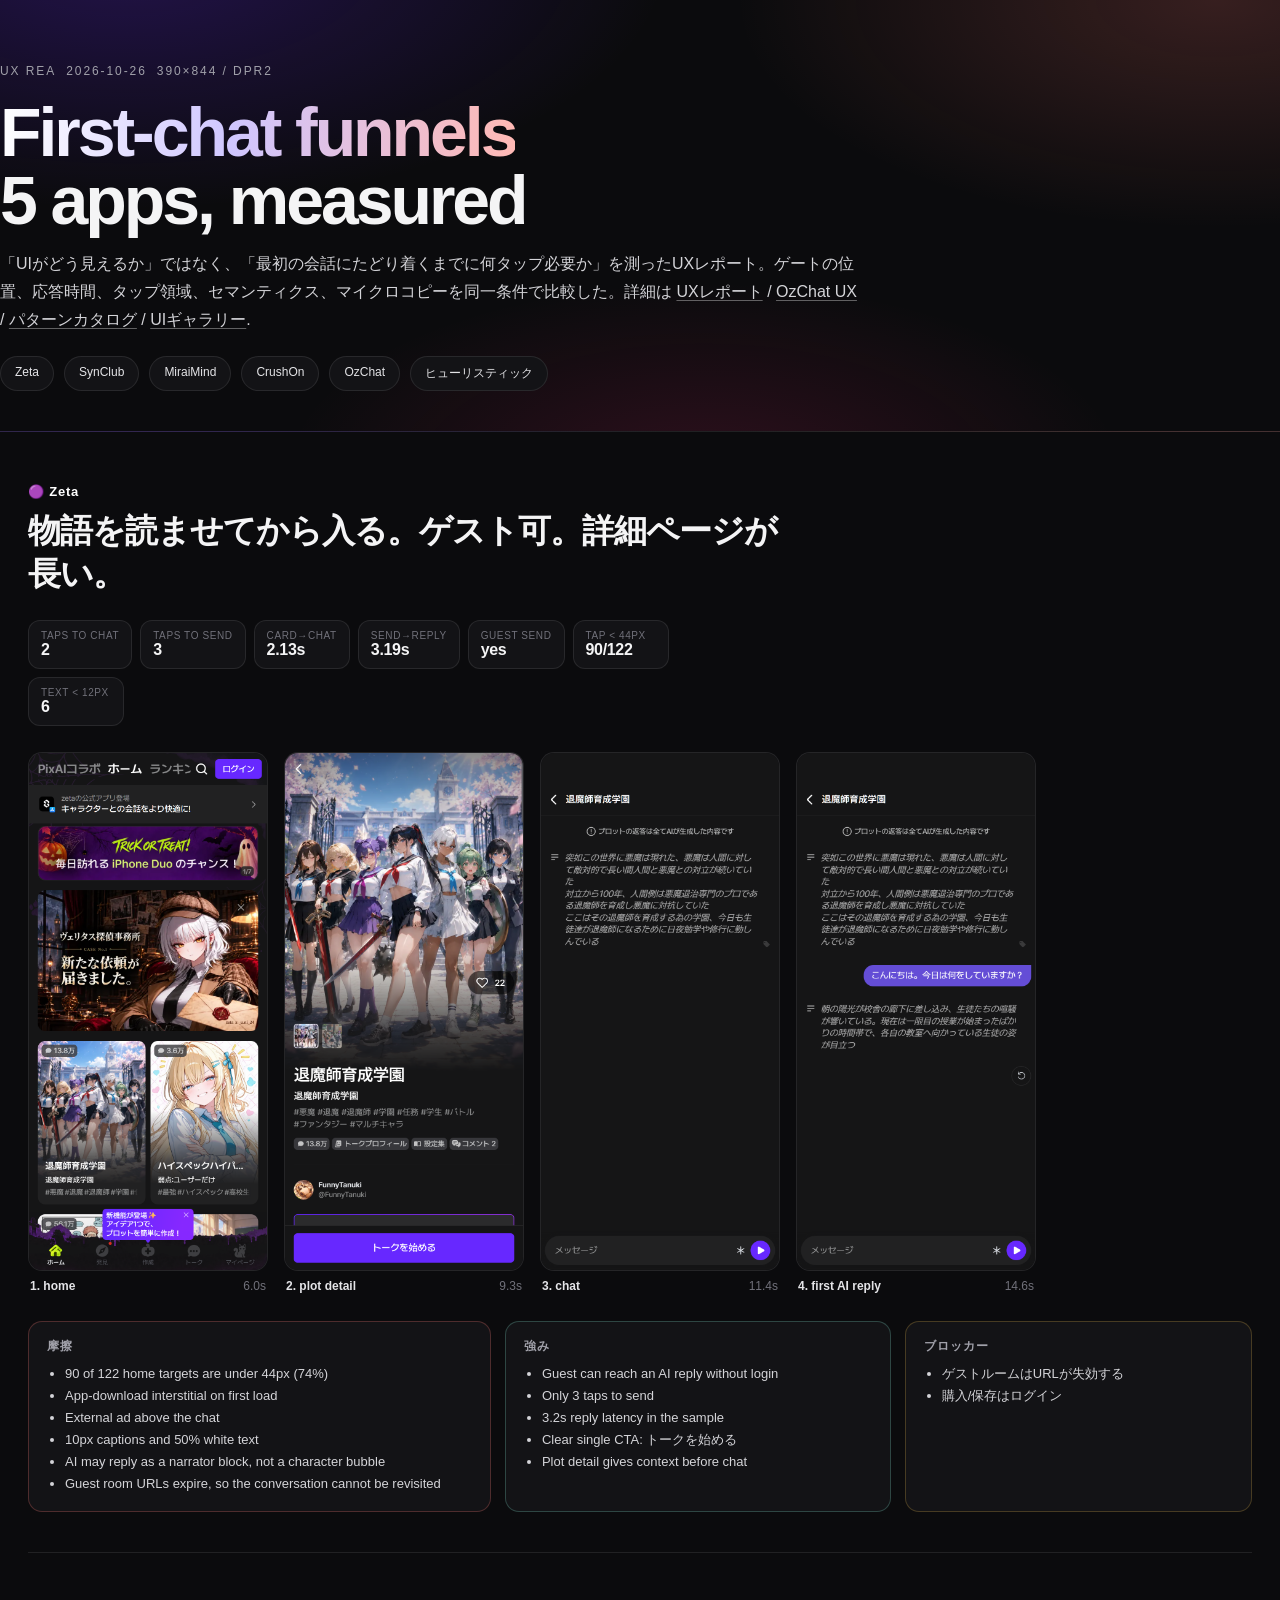
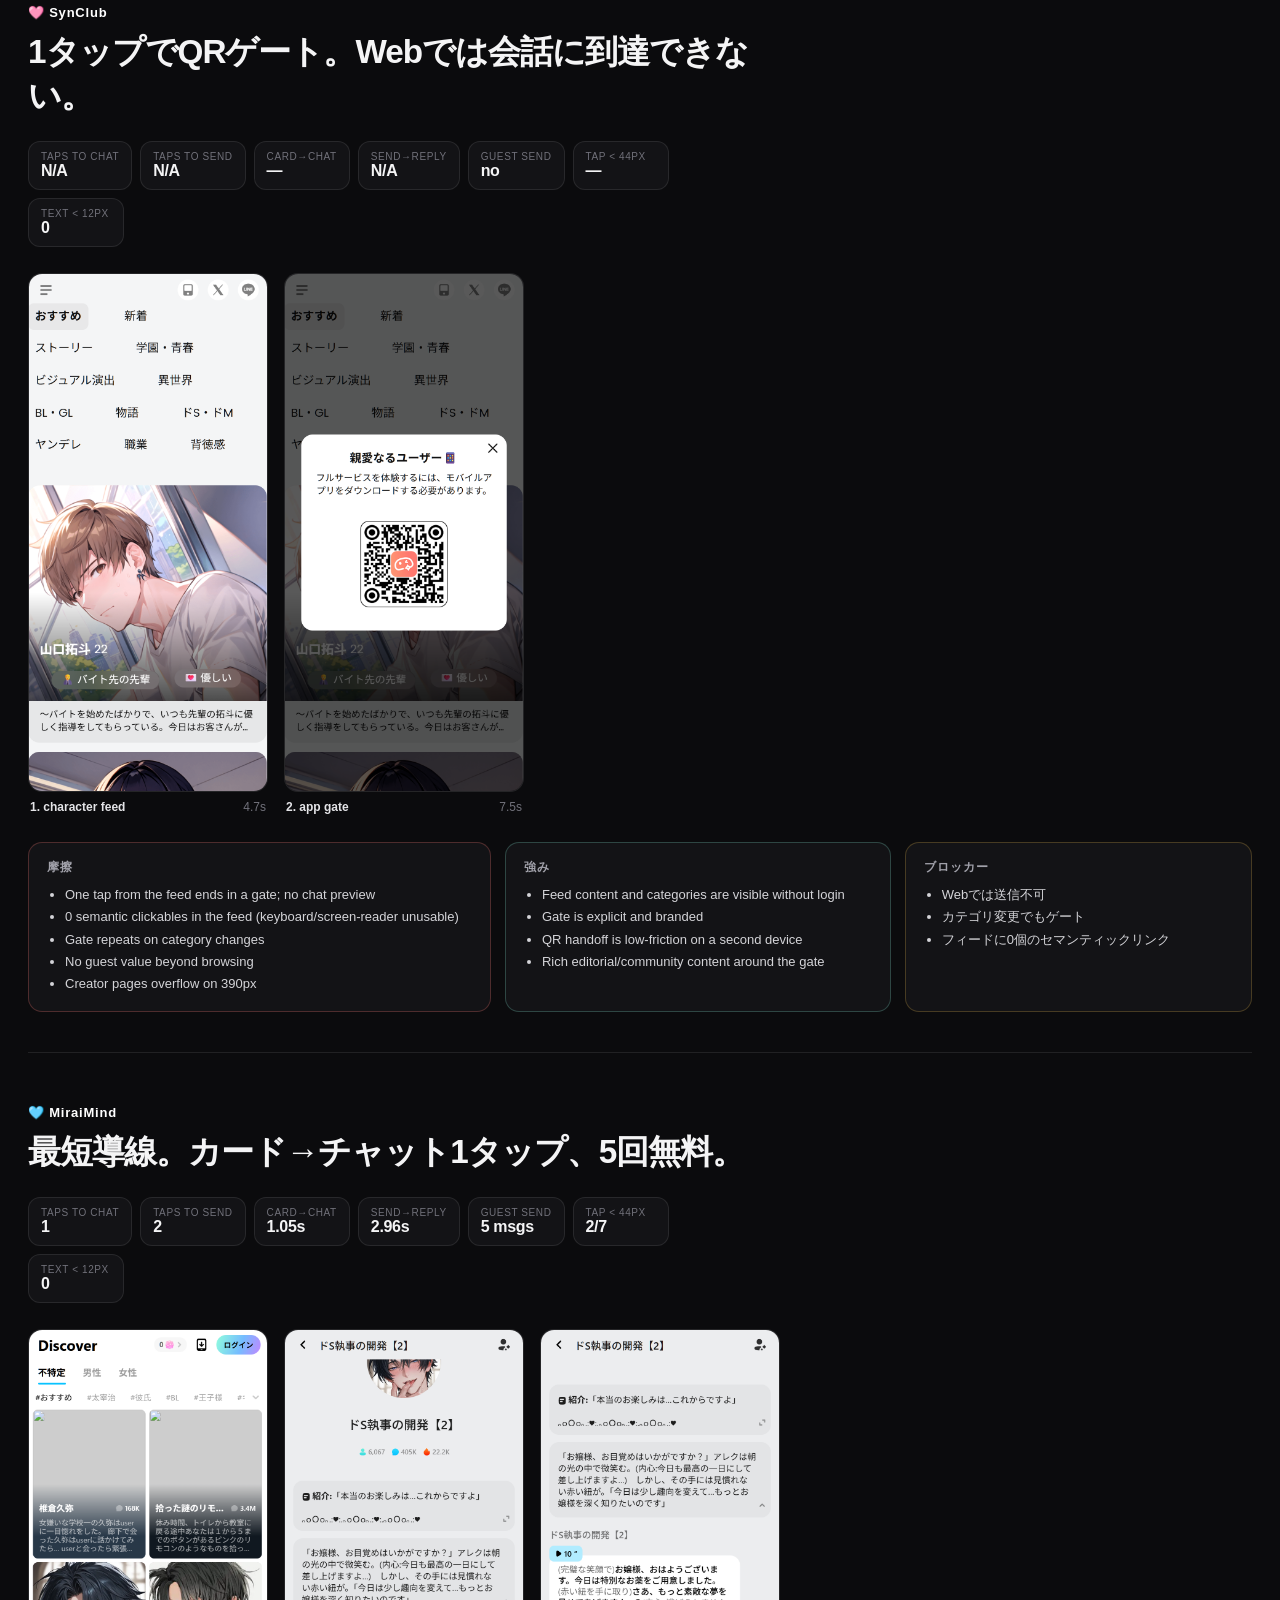
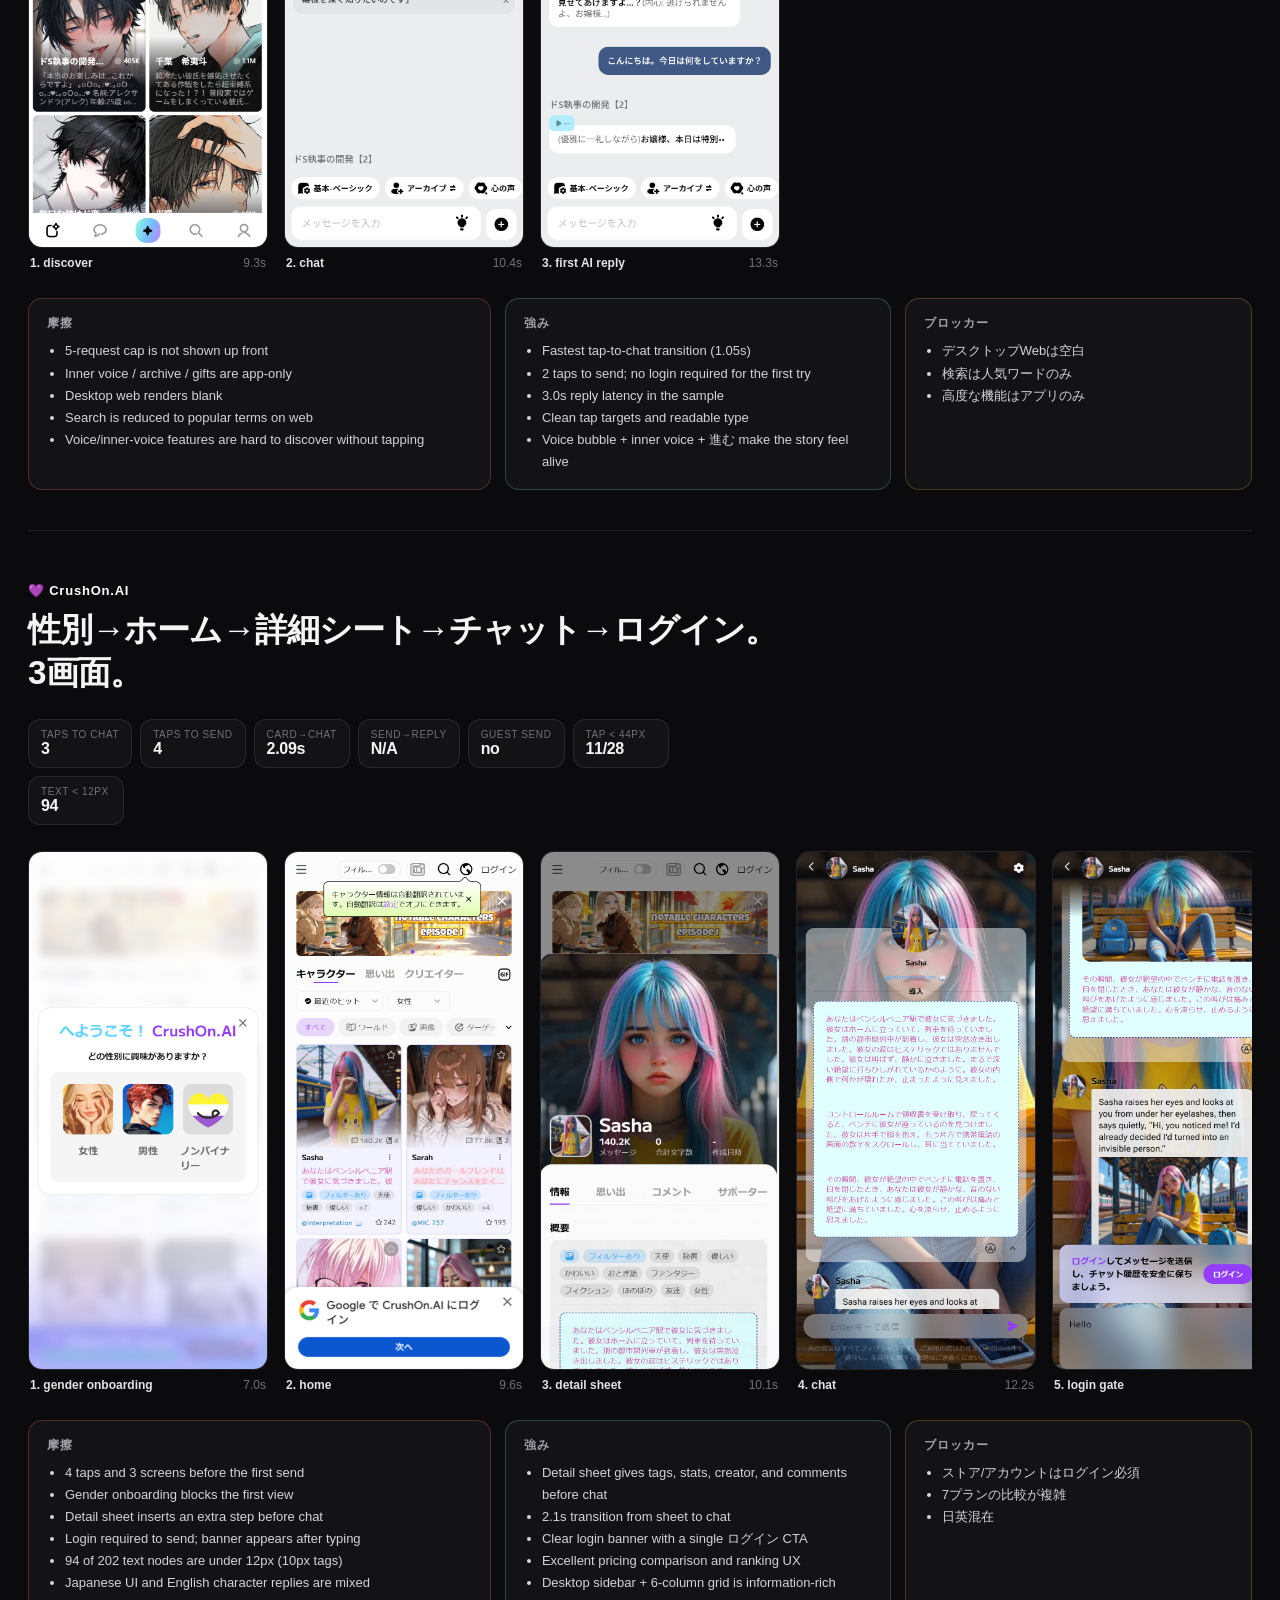
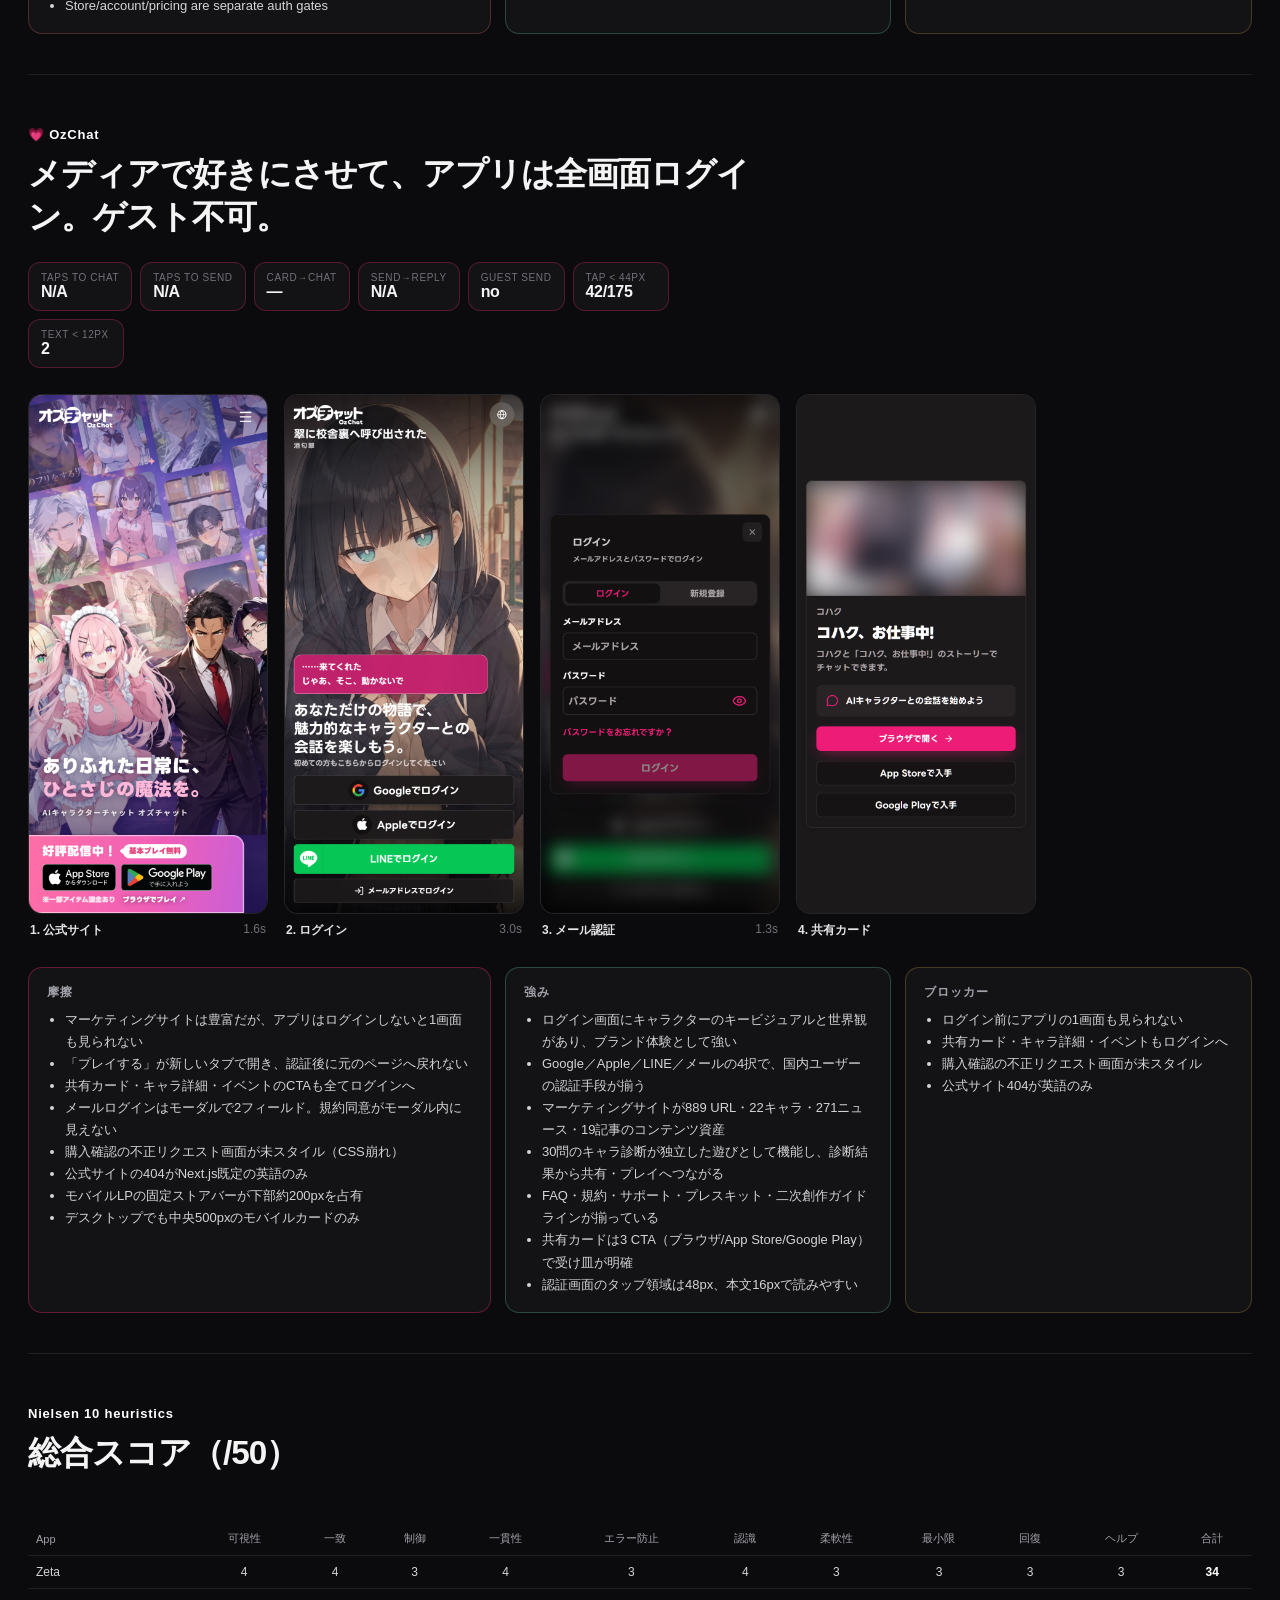
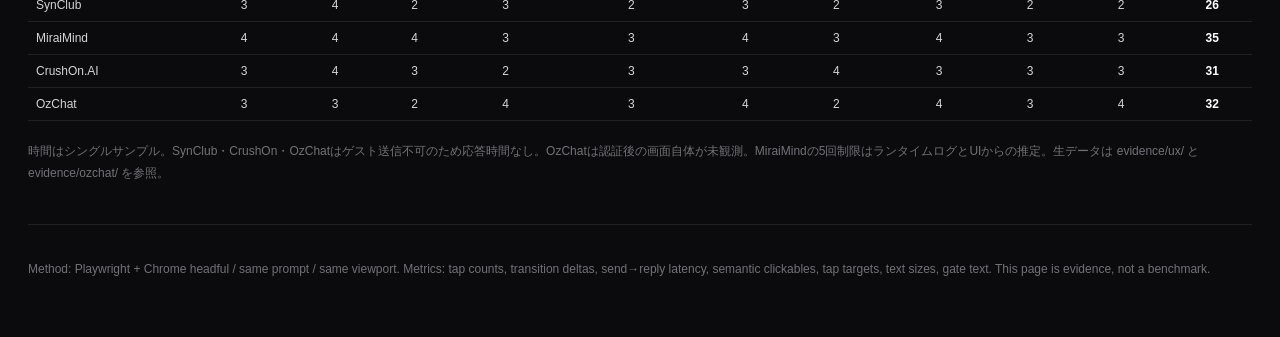
<file: ux.html>
<!DOCTYPE html>
<html lang="ja">
<head>
<meta charset="utf-8">
<meta name="viewport" content="width=device-width, initial-scale=1">
<title>UX REA — Zeta / SynClub / MiraiMind / CrushOn / OzChat</title>
<style>
  :root{--bg:#0b0b0d;--panel:#131316;--line:rgba(255,255,255,.09);--text:#f4f4f5;--muted:#a1a1aa;--dim:#71717a;--max:1440px}
  *{box-sizing:border-box}
  body{margin:0;background:var(--bg);color:var(--text);font-family:"Inter","Helvetica Neue",Arial,"Hiragino Kaku Gothic ProN","Yu Gothic",sans-serif;-webkit-font-smoothing:antialiased}
  a{color:inherit}
  .wrap{max-width:var(--max);margin:0 auto;padding:0 28px}
  header.hero{border-bottom:1px solid var(--line);background:radial-gradient(900px 420px at 10% -10%,rgba(103,40,255,.25),transparent 60%),radial-gradient(800px 380px at 95% 0%,rgba(255,120,112,.18),transparent 60%),radial-gradient(700px 320px at 55% 110%,rgba(255,42,120,.14),transparent 60%)}
  .hero-inner{padding:64px 0 40px}
  .kicker{display:flex;gap:10px;align-items:center;font-size:12px;letter-spacing:.16em;text-transform:uppercase;color:var(--muted)}
  h1{font-size:clamp(36px,5.6vw,68px);line-height:1;letter-spacing:-.045em;margin:20px 0 16px;font-weight:800}
  h1 .g{background:linear-gradient(92deg,#fff,#cfc6ff 45%,#ffb9b4);-webkit-background-clip:text;background-clip:text;color:transparent}
  .lede{max-width:860px;color:#d4d4d8;font-size:16px;line-height:1.75}
  .lede a{text-decoration:underline;text-underline-offset:3px;text-decoration-color:rgba(255,255,255,.35)}
  .top{display:flex;gap:10px;flex-wrap:wrap;margin-top:22px}
  .top a{font-size:12px;border:1px solid var(--line);border-radius:999px;padding:8px 14px;text-decoration:none;color:#e4e4e7;background:var(--panel)}
  .app{padding:52px 0 40px;border-bottom:1px solid var(--line)}
  .app.ozchat .chip{border-color:rgba(255,42,120,.28)}
  .app.ozchat .panel.bad{border-color:rgba(255,42,120,.34)}
  .app-head{display:flex;justify-content:space-between;align-items:flex-start;gap:24px;flex-wrap:wrap}
  .app .kicker{font-size:13px;letter-spacing:.06em;text-transform:none;color:#fff;font-weight:600}
  .app h2{font-size:clamp(22px,2.6vw,34px);letter-spacing:-.03em;margin:10px 0 0;max-width:760px;line-height:1.3}
  .chips{display:flex;flex-wrap:wrap;gap:8px;max-width:660px}
  .chip{background:var(--panel);border:1px solid var(--line);border-radius:12px;padding:9px 12px;min-width:96px}
  .chip span{display:block;font-size:10px;text-transform:uppercase;letter-spacing:.06em;color:var(--dim)}
  .chip b{font-size:16px;letter-spacing:-.02em}
  .strip{display:flex;gap:16px;overflow-x:auto;padding:26px 0 10px;scroll-snap-type:x mandatory}
  .step{flex:0 0 auto;width:240px;margin:0;scroll-snap-align:start}
  .shot{background:#0f0f12;border:1px solid var(--line);border-radius:14px;overflow:hidden;aspect-ratio:390/844}
  .shot img{width:100%;height:100%;object-fit:cover;object-position:top;display:block}
  .step figcaption{display:flex;justify-content:space-between;gap:8px;font-size:12px;color:var(--muted);padding:8px 2px 0}
  .step figcaption b{color:#e4e4e7;font-weight:600}
  .step figcaption span{color:var(--dim);white-space:nowrap}
  .cols{display:grid;grid-template-columns:1.2fr 1fr .9fr;gap:14px;margin-top:18px}
  .panel{background:var(--panel);border:1px solid var(--line);border-radius:14px;padding:16px 18px}
  .panel h3{margin:0 0 8px;font-size:12px;letter-spacing:.08em;text-transform:uppercase;color:var(--muted)}
  .panel ul{margin:0;padding-left:18px;color:#d4d4d8;font-size:13px;line-height:1.7}
  .panel.bad{border-color:rgba(255,120,112,.25)}
  .panel.good{border-color:rgba(142,248,226,.22)}
  .panel.gate{border-color:rgba(255,200,80,.22)}
  .score{margin:48px 0 20px;overflow:auto}
  table{width:100%;border-collapse:collapse;font-size:12px;min-width:900px}
  th,td{padding:9px 8px;border-bottom:1px solid var(--line);text-align:center;color:#d4d4d8}
  th{color:var(--muted);font-weight:500;font-size:11px}
  td:first-child,th:first-child{text-align:left}
  tr td:last-child{color:#fff}
  .note{color:var(--dim);font-size:12px;line-height:1.8;margin:10px 0 0}
  footer{padding:34px 0 56px;color:var(--dim);font-size:12px;line-height:1.8}
  @media(max-width:900px){.cols{grid-template-columns:1fr}.step{width:200px}}
</style>
</head>
<body>
<header class="hero"><div class="wrap hero-inner">
  <div class="kicker"><span>UX REA</span><span>2026-10-26</span><span>390×844 / DPR2</span></div>
  <h1><span class="g">First-chat funnels</span><br>5 apps, measured</h1>
  <p class="lede">「UIがどう見えるか」ではなく、「最初の会話にたどり着くまでに何タップ必要か」を測ったUXレポート。ゲートの位置、応答時間、タップ領域、セマンティクス、マイクロコピーを同一条件で比較した。詳細は <a href="docs/11-ux-reverse-engineering.md">UXレポート</a> / <a href="docs/14-ozchat-ux.md">OzChat UX</a> / <a href="docs/12-ux-patterns.md">パターンカタログ</a> / <a href="index.html">UIギャラリー</a>.</p>
  <div class="top">
    <a href="#zeta">Zeta</a><a href="#synclub">SynClub</a><a href="#miraimind">MiraiMind</a><a href="#crushon">CrushOn</a><a href="#ozchat">OzChat</a><a href="#heuristics">ヒューリスティック</a>
  </div>
</div></header>
<main class="wrap">
  <section class="app zeta" id="zeta">
    <div class="app-head">
      <div>
        <div class="kicker">🟣 Zeta</div>
        <h2>物語を読ませてから入る。ゲスト可。詳細ページが長い。</h2>
      </div>
      <div class="chips"><div class="chip"><span>taps to chat</span><b>2</b></div><div class="chip"><span>taps to send</span><b>3</b></div><div class="chip"><span>card→chat</span><b>2.13s</b></div><div class="chip"><span>send→reply</span><b>3.19s</b></div><div class="chip"><span>guest send</span><b>yes</b></div><div class="chip"><span>tap < 44px</span><b>90/122</b></div><div class="chip"><span>text < 12px</span><b>6</b></div></div>
    </div>
    <div class="strip"><figure class="step">
      <div class="shot"><img src="evidence/ux/zeta_step1_home.png" alt="home" loading="lazy"></div>
      <figcaption><b>1. home</b><span>6.0s</span></figcaption>
    </figure><figure class="step">
      <div class="shot"><img src="evidence/ux/zeta_step2_detail.png" alt="plot detail" loading="lazy"></div>
      <figcaption><b>2. plot detail</b><span>9.3s</span></figcaption>
    </figure><figure class="step">
      <div class="shot"><img src="evidence/ux/zeta_step3_chat.png" alt="chat" loading="lazy"></div>
      <figcaption><b>3. chat</b><span>11.4s</span></figcaption>
    </figure><figure class="step">
      <div class="shot"><img src="evidence/ux/zeta_step4_reply.png" alt="first AI reply" loading="lazy"></div>
      <figcaption><b>4. first AI reply</b><span>14.6s</span></figcaption>
    </figure></div>
    <div class="cols">
      <div class="panel bad"><h3>摩擦</h3><ul><li>90 of 122 home targets are under 44px (74%)</li><li>App-download interstitial on first load</li><li>External ad above the chat</li><li>10px captions and 50% white text</li><li>AI may reply as a narrator block, not a character bubble</li><li>Guest room URLs expire, so the conversation cannot be revisited</li></ul></div>
      <div class="panel good"><h3>強み</h3><ul><li>Guest can reach an AI reply without login</li><li>Only 3 taps to send</li><li>3.2s reply latency in the sample</li><li>Clear single CTA: トークを始める</li><li>Plot detail gives context before chat</li></ul></div>
      <div class="panel gate"><h3>ブロッカー</h3><ul><li>ゲストルームはURLが失効する</li><li>購入/保存はログイン</li></ul></div>
    </div>
  </section>
  <section class="app synclub" id="synclub">
    <div class="app-head">
      <div>
        <div class="kicker">🩷 SynClub</div>
        <h2>1タップでQRゲート。Webでは会話に到達できない。</h2>
      </div>
      <div class="chips"><div class="chip"><span>taps to chat</span><b>N/A</b></div><div class="chip"><span>taps to send</span><b>N/A</b></div><div class="chip"><span>card→chat</span><b>—</b></div><div class="chip"><span>send→reply</span><b>N/A</b></div><div class="chip"><span>guest send</span><b>no</b></div><div class="chip"><span>tap < 44px</span><b>—</b></div><div class="chip"><span>text < 12px</span><b>0</b></div></div>
    </div>
    <div class="strip"><figure class="step">
      <div class="shot"><img src="evidence/ux/synclub_step1_feed.png" alt="character feed" loading="lazy"></div>
      <figcaption><b>1. character feed</b><span>4.7s</span></figcaption>
    </figure><figure class="step">
      <div class="shot"><img src="evidence/ux/synclub_step2_gate.png" alt="app gate" loading="lazy"></div>
      <figcaption><b>2. app gate</b><span>7.5s</span></figcaption>
    </figure></div>
    <div class="cols">
      <div class="panel bad"><h3>摩擦</h3><ul><li>One tap from the feed ends in a gate; no chat preview</li><li>0 semantic clickables in the feed (keyboard/screen-reader unusable)</li><li>Gate repeats on category changes</li><li>No guest value beyond browsing</li><li>Creator pages overflow on 390px</li></ul></div>
      <div class="panel good"><h3>強み</h3><ul><li>Feed content and categories are visible without login</li><li>Gate is explicit and branded</li><li>QR handoff is low-friction on a second device</li><li>Rich editorial/community content around the gate</li></ul></div>
      <div class="panel gate"><h3>ブロッカー</h3><ul><li>Webでは送信不可</li><li>カテゴリ変更でもゲート</li><li>フィードに0個のセマンティックリンク</li></ul></div>
    </div>
  </section>
  <section class="app miraimind" id="miraimind">
    <div class="app-head">
      <div>
        <div class="kicker">🩵 MiraiMind</div>
        <h2>最短導線。カード→チャット1タップ、5回無料。</h2>
      </div>
      <div class="chips"><div class="chip"><span>taps to chat</span><b>1</b></div><div class="chip"><span>taps to send</span><b>2</b></div><div class="chip"><span>card→chat</span><b>1.05s</b></div><div class="chip"><span>send→reply</span><b>2.96s</b></div><div class="chip"><span>guest send</span><b>5 msgs</b></div><div class="chip"><span>tap < 44px</span><b>2/7</b></div><div class="chip"><span>text < 12px</span><b>0</b></div></div>
    </div>
    <div class="strip"><figure class="step">
      <div class="shot"><img src="evidence/ux/miraimind_step1_discover.png" alt="discover" loading="lazy"></div>
      <figcaption><b>1. discover</b><span>9.3s</span></figcaption>
    </figure><figure class="step">
      <div class="shot"><img src="evidence/ux/miraimind_step2_chat.png" alt="chat" loading="lazy"></div>
      <figcaption><b>2. chat</b><span>10.4s</span></figcaption>
    </figure><figure class="step">
      <div class="shot"><img src="evidence/ux/miraimind_step3_reply.png" alt="first AI reply" loading="lazy"></div>
      <figcaption><b>3. first AI reply</b><span>13.3s</span></figcaption>
    </figure></div>
    <div class="cols">
      <div class="panel bad"><h3>摩擦</h3><ul><li>5-request cap is not shown up front</li><li>Inner voice / archive / gifts are app-only</li><li>Desktop web renders blank</li><li>Search is reduced to popular terms on web</li><li>Voice/inner-voice features are hard to discover without tapping</li></ul></div>
      <div class="panel good"><h3>強み</h3><ul><li>Fastest tap-to-chat transition (1.05s)</li><li>2 taps to send; no login required for the first try</li><li>3.0s reply latency in the sample</li><li>Clean tap targets and readable type</li><li>Voice bubble + inner voice + 進む make the story feel alive</li></ul></div>
      <div class="panel gate"><h3>ブロッカー</h3><ul><li>デスクトップWebは空白</li><li>検索は人気ワードのみ</li><li>高度な機能はアプリのみ</li></ul></div>
    </div>
  </section>
  <section class="app crushon" id="crushon">
    <div class="app-head">
      <div>
        <div class="kicker">💜 CrushOn.AI</div>
        <h2>性別→ホーム→詳細シート→チャット→ログイン。3画面。</h2>
      </div>
      <div class="chips"><div class="chip"><span>taps to chat</span><b>3</b></div><div class="chip"><span>taps to send</span><b>4</b></div><div class="chip"><span>card→chat</span><b>2.09s</b></div><div class="chip"><span>send→reply</span><b>N/A</b></div><div class="chip"><span>guest send</span><b>no</b></div><div class="chip"><span>tap < 44px</span><b>11/28</b></div><div class="chip"><span>text < 12px</span><b>94</b></div></div>
    </div>
    <div class="strip"><figure class="step">
      <div class="shot"><img src="evidence/ux/crushon_step1_welcome.png" alt="gender onboarding" loading="lazy"></div>
      <figcaption><b>1. gender onboarding</b><span>7.0s</span></figcaption>
    </figure><figure class="step">
      <div class="shot"><img src="evidence/ux/crushon_step2_home.png" alt="home" loading="lazy"></div>
      <figcaption><b>2. home</b><span>9.6s</span></figcaption>
    </figure><figure class="step">
      <div class="shot"><img src="evidence/ux/crushon_step3_detail.png" alt="detail sheet" loading="lazy"></div>
      <figcaption><b>3. detail sheet</b><span>10.1s</span></figcaption>
    </figure><figure class="step">
      <div class="shot"><img src="evidence/ux/crushon_step4_chat.png" alt="chat" loading="lazy"></div>
      <figcaption><b>4. chat</b><span>12.2s</span></figcaption>
    </figure><figure class="step">
      <div class="shot"><img src="evidence/ux/crushon_step5_gate.png" alt="login gate" loading="lazy"></div>
      <figcaption><b>5. login gate</b><span>15.1s</span></figcaption>
    </figure></div>
    <div class="cols">
      <div class="panel bad"><h3>摩擦</h3><ul><li>4 taps and 3 screens before the first send</li><li>Gender onboarding blocks the first view</li><li>Detail sheet inserts an extra step before chat</li><li>Login required to send; banner appears after typing</li><li>94 of 202 text nodes are under 12px (10px tags)</li><li>Japanese UI and English character replies are mixed</li><li>Store/account/pricing are separate auth gates</li></ul></div>
      <div class="panel good"><h3>強み</h3><ul><li>Detail sheet gives tags, stats, creator, and comments before chat</li><li>2.1s transition from sheet to chat</li><li>Clear login banner with a single ログイン CTA</li><li>Excellent pricing comparison and ranking UX</li><li>Desktop sidebar + 6-column grid is information-rich</li></ul></div>
      <div class="panel gate"><h3>ブロッカー</h3><ul><li>ストア/アカウントはログイン必須</li><li>7プランの比較が複雑</li><li>日英混在</li></ul></div>
    </div>
  </section>
  <section class="app ozchat" id="ozchat">
    <div class="app-head">
      <div>
        <div class="kicker">💗 OzChat</div>
        <h2>メディアで好きにさせて、アプリは全画面ログイン。ゲスト不可。</h2>
      </div>
      <div class="chips"><div class="chip"><span>taps to chat</span><b>N/A</b></div><div class="chip"><span>taps to send</span><b>N/A</b></div><div class="chip"><span>card→chat</span><b>—</b></div><div class="chip"><span>send→reply</span><b>N/A</b></div><div class="chip"><span>guest send</span><b>no</b></div><div class="chip"><span>tap < 44px</span><b>42/175</b></div><div class="chip"><span>text < 12px</span><b>2</b></div></div>
    </div>
    <div class="strip"><figure class="step">
      <div class="shot"><img src="evidence/ux/oz_step1_marketing.png" alt="公式サイト" loading="lazy"></div>
      <figcaption><b>1. 公式サイト</b><span>1.6s</span></figcaption>
    </figure><figure class="step">
      <div class="shot"><img src="evidence/ux/oz_step2_signin.png" alt="ログイン" loading="lazy"></div>
      <figcaption><b>2. ログイン</b><span>3.0s</span></figcaption>
    </figure><figure class="step">
      <div class="shot"><img src="evidence/ux/oz_step3_email.png" alt="メール認証" loading="lazy"></div>
      <figcaption><b>3. メール認証</b><span>1.3s</span></figcaption>
    </figure><figure class="step">
      <div class="shot"><img src="evidence/ux/oz_step4_share.png" alt="共有カード" loading="lazy"></div>
      <figcaption><b>4. 共有カード</b></figcaption>
    </figure></div>
    <div class="cols">
      <div class="panel bad"><h3>摩擦</h3><ul><li>マーケティングサイトは豊富だが、アプリはログインしないと1画面も見られない</li><li>「プレイする」が新しいタブで開き、認証後に元のページへ戻れない</li><li>共有カード・キャラ詳細・イベントのCTAも全てログインへ</li><li>メールログインはモーダルで2フィールド。規約同意がモーダル内に見えない</li><li>購入確認の不正リクエスト画面が未スタイル（CSS崩れ）</li><li>公式サイトの404がNext.js既定の英語のみ</li><li>モバイルLPの固定ストアバーが下部約200pxを占有</li><li>デスクトップでも中央500pxのモバイルカードのみ</li></ul></div>
      <div class="panel good"><h3>強み</h3><ul><li>ログイン画面にキャラクターのキービジュアルと世界観があり、ブランド体験として強い</li><li>Google／Apple／LINE／メールの4択で、国内ユーザーの認証手段が揃う</li><li>マーケティングサイトが889 URL・22キャラ・271ニュース・19記事のコンテンツ資産</li><li>30問のキャラ診断が独立した遊びとして機能し、診断結果から共有・プレイへつながる</li><li>FAQ・規約・サポート・プレスキット・二次創作ガイドラインが揃っている</li><li>共有カードは3 CTA（ブラウザ/App Store/Google Play）で受け皿が明確</li><li>認証画面のタップ領域は48px、本文16pxで読みやすい</li></ul></div>
      <div class="panel gate"><h3>ブロッカー</h3><ul><li>ログイン前にアプリの1画面も見られない</li><li>共有カード・キャラ詳細・イベントもログインへ</li><li>購入確認の不正リクエスト画面が未スタイル</li><li>公式サイト404が英語のみ</li></ul></div>
    </div>
  </section>
  <section class="app" id="heuristics">
    <div class="app-head"><div><div class="kicker">Nielsen 10 heuristics</div><h2>総合スコア（/50）</h2></div></div>
    <div class="score"><table>
      <thead><tr><th>App</th><th>可視性</th><th>一致</th><th>制御</th><th>一貫性</th><th>エラー防止</th><th>認識</th><th>柔軟性</th><th>最小限</th><th>回復</th><th>ヘルプ</th><th>合計</th></tr></thead>
      <tbody><tr><td>Zeta</td><td>4</td><td>4</td><td>3</td><td>4</td><td>3</td><td>4</td><td>3</td><td>3</td><td>3</td><td>3</td><td><b>34</b></td></tr><tr><td>SynClub</td><td>3</td><td>4</td><td>2</td><td>3</td><td>2</td><td>3</td><td>2</td><td>3</td><td>2</td><td>2</td><td><b>26</b></td></tr><tr><td>MiraiMind</td><td>4</td><td>4</td><td>4</td><td>3</td><td>3</td><td>4</td><td>3</td><td>4</td><td>3</td><td>3</td><td><b>35</b></td></tr><tr><td>CrushOn.AI</td><td>3</td><td>4</td><td>3</td><td>2</td><td>3</td><td>3</td><td>4</td><td>3</td><td>3</td><td>3</td><td><b>31</b></td></tr><tr><td>OzChat</td><td>3</td><td>3</td><td>2</td><td>4</td><td>3</td><td>4</td><td>2</td><td>4</td><td>3</td><td>4</td><td><b>32</b></td></tr></tbody>
    </table></div>
    <p class="note">時間はシングルサンプル。SynClub・CrushOn・OzChatはゲスト送信不可のため応答時間なし。OzChatは認証後の画面自体が未観測。MiraiMindの5回制限はランタイムログとUIからの推定。生データは evidence/ux/ と evidence/ozchat/ を参照。</p>
  </section>
</main>
<footer><div class="wrap">Method: Playwright + Chrome headful / same prompt / same viewport. Metrics: tap counts, transition deltas, send→reply latency, semantic clickables, tap targets, text sizes, gate text. This page is evidence, not a benchmark.</div></footer>
</body>
</html>
</file>
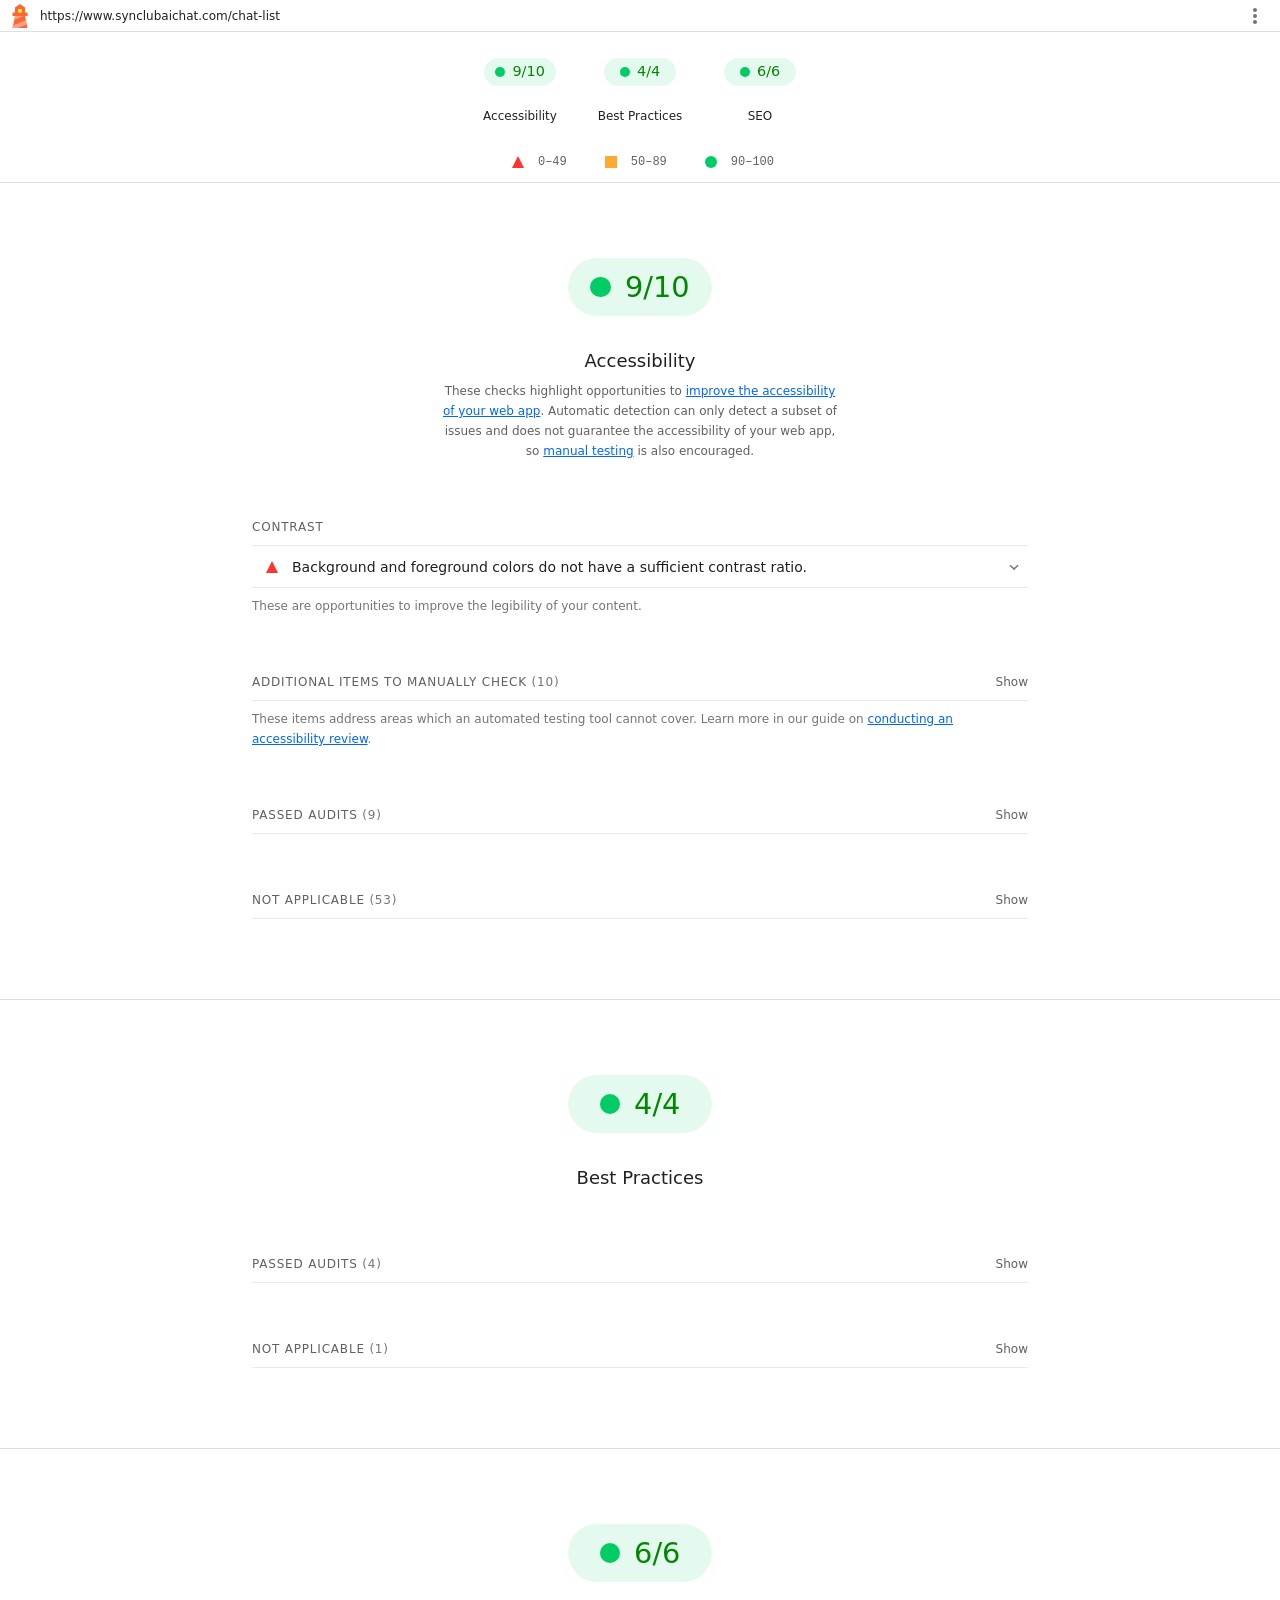
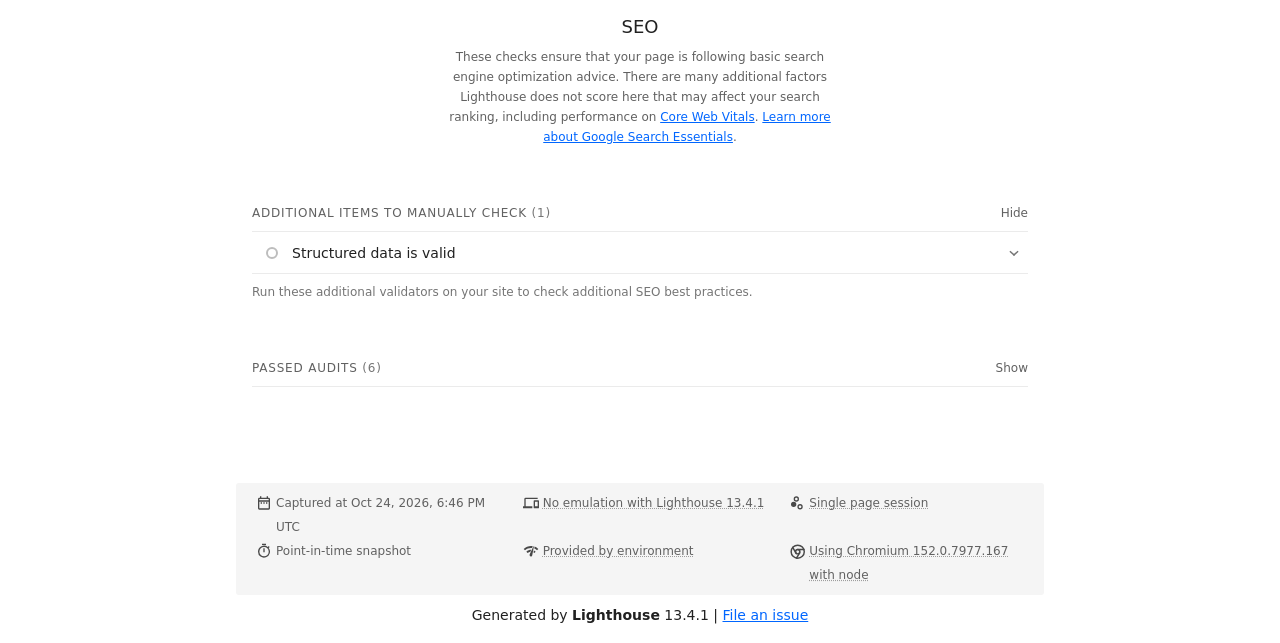
<file: evidence/lighthouse/synclub-feed.html>
<!--
@license
Copyright 2018 Google LLC
SPDX-License-Identifier: Apache-2.0
-->
<!doctype html>
<html lang="en">
<head>
  <meta charset="utf-8">
  <meta name="viewport" content="width=device-width, initial-scale=1, minimum-scale=1">
  <link rel="icon" href='data:image/svg+xml;utf8,<svg fill="none" xmlns="http://www.w3.org/2000/svg" viewBox="0 0 48 48"><path d="m14 7 10-7 10 7v10h5v7h-5l5 24H9l5-24H9v-7h5V7Z" fill="%23F63"/><path d="M31.561 24H14l-1.689 8.105L31.561 24ZM18.983 48H9l1.022-4.907L35.723 32.27l1.663 7.98L18.983 48Z" fill="%23FFA385"/><path fill="%23FF3" d="M20.5 10h7v7h-7z"/></svg>'>
  <title>Lighthouse Report</title>
  <style>body {margin: 0}</style>
</head>
<body>
  <noscript>Lighthouse report requires JavaScript. Please enable.</noscript>

  <div id="lh-log"></div>

  <script>window.__LIGHTHOUSE_JSON__ = {"lighthouseVersion":"13.4.1","finalDisplayedUrl":"https://www.synclubaichat.com/chat-list","fetchTime":"2026-10-24T18:46:49.027Z","gatherMode":"snapshot","runWarnings":[],"userAgent":"Mozilla/5.0 (Windows NT 10.0; Win64; x64) AppleWebKit/537.36 (KHTML, like Gecko) OpenCode/2.1.4 Chrome/152.0.7977.167 Electron/44.9.1 Safari/537.36","environment":{"hostUserAgent":"Mozilla/5.0 (Windows NT 10.0; Win64; x64) AppleWebKit/537.36 (KHTML, like Gecko) OpenCode/2.1.4 Chrome/152.0.7977.167 Electron/44.9.1 Safari/537.36","benchmarkIndex":1515.5,"credits":{"axe-core":"4.13.0"}},"audits":{"image-aspect-ratio":{"id":"image-aspect-ratio","title":"Displays images with correct aspect ratio","description":"Image display dimensions should match natural aspect ratio. [Learn more about image aspect ratio](https://developer.chrome.com/docs/lighthouse/best-practices/image-aspect-ratio/).","score":1,"scoreDisplayMode":"binary","details":{"type":"table","headings":[{"key":"node","valueType":"node","label":""},{"key":"url","valueType":"url","label":"URL"},{"key":"displayedAspectRatio","valueType":"text","label":"Aspect Ratio (Displayed)"},{"key":"actualAspectRatio","valueType":"text","label":"Aspect Ratio (Actual)"}],"items":[]}},"image-size-responsive":{"id":"image-size-responsive","title":"Serves images with appropriate resolution","description":"Image natural dimensions should be proportional to the display size and the pixel ratio to maximize image clarity. [Learn how to provide responsive images](https://web.dev/articles/serve-responsive-images).","score":1,"scoreDisplayMode":"binary","details":{"type":"table","headings":[{"key":"node","valueType":"node","label":""},{"key":"url","valueType":"url","label":"URL"},{"key":"displayedSize","valueType":"text","label":"Displayed size"},{"key":"actualSize","valueType":"text","label":"Actual size"},{"key":"expectedSize","valueType":"text","label":"Expected size"}],"items":[]}},"accesskeys":{"id":"accesskeys","title":"`[accesskey]` values are unique","description":"Access keys let users quickly focus a part of the page. For proper navigation, each access key must be unique. [Learn more about access keys](https://dequeuniversity.com/rules/axe/4.12/accesskeys).","score":null,"scoreDisplayMode":"notApplicable"},"aria-allowed-attr":{"id":"aria-allowed-attr","title":"`[aria-*]` attributes match their roles","description":"Each ARIA `role` supports a specific subset of `aria-*` attributes. Mismatching these invalidates the `aria-*` attributes. [Learn how to match ARIA attributes to their roles](https://dequeuniversity.com/rules/axe/4.12/aria-allowed-attr).","score":null,"scoreDisplayMode":"notApplicable"},"aria-allowed-role":{"id":"aria-allowed-role","title":"Uses ARIA roles only on compatible elements","description":"Many HTML elements can only be assigned certain ARIA roles. Using ARIA roles where they are not allowed can interfere with the accessibility of the web page. [Learn more about ARIA roles](https://dequeuniversity.com/rules/axe/4.12/aria-allowed-role).","score":null,"scoreDisplayMode":"notApplicable"},"aria-command-name":{"id":"aria-command-name","title":"`button`, `link`, and `menuitem` elements have accessible names","description":"When an element doesn't have an accessible name, screen readers announce it with a generic name, making it unusable for users who rely on screen readers. [Learn how to make command elements more accessible](https://dequeuniversity.com/rules/axe/4.12/aria-command-name).","score":null,"scoreDisplayMode":"notApplicable"},"aria-conditional-attr":{"id":"aria-conditional-attr","title":"ARIA attributes are used as specified for the element's role","description":"Some ARIA attributes are only allowed on an element under certain conditions. [Learn more about conditional ARIA attributes](https://dequeuniversity.com/rules/axe/4.12/aria-conditional-attr).","score":null,"scoreDisplayMode":"notApplicable"},"aria-deprecated-role":{"id":"aria-deprecated-role","title":"Deprecated ARIA roles were not used","description":"Deprecated ARIA roles may not be processed correctly by assistive technology. [Learn more about deprecated ARIA roles](https://dequeuniversity.com/rules/axe/4.12/aria-deprecated-role).","score":null,"scoreDisplayMode":"notApplicable"},"aria-dialog-name":{"id":"aria-dialog-name","title":"Elements with `role=\"dialog\"` or `role=\"alertdialog\"` have accessible names.","description":"ARIA dialog elements without accessible names may prevent screen readers users from discerning the purpose of these elements. [Learn how to make ARIA dialog elements more accessible](https://dequeuniversity.com/rules/axe/4.12/aria-dialog-name).","score":null,"scoreDisplayMode":"notApplicable"},"aria-hidden-body":{"id":"aria-hidden-body","title":"`[aria-hidden=\"true\"]` is not present on the document `\u003cbody>`","description":"Assistive technologies, like screen readers, work inconsistently when `aria-hidden=\"true\"` is set on the document `\u003cbody>`. [Learn how `aria-hidden` affects the document body](https://dequeuniversity.com/rules/axe/4.12/aria-hidden-body).","score":1,"scoreDisplayMode":"binary","details":{"type":"table","headings":[{"key":"node","valueType":"node","subItemsHeading":{"key":"relatedNode","valueType":"node"},"label":"Failing Elements"}],"items":[]}},"aria-hidden-focus":{"id":"aria-hidden-focus","title":"`[aria-hidden=\"true\"]` elements do not contain focusable descendents","description":"Focusable descendents within an `[aria-hidden=\"true\"]` element prevent those interactive elements from being available to users of assistive technologies like screen readers. [Learn how `aria-hidden` affects focusable elements](https://dequeuniversity.com/rules/axe/4.12/aria-hidden-focus).","score":1,"scoreDisplayMode":"binary","details":{"type":"table","headings":[{"key":"node","valueType":"node","subItemsHeading":{"key":"relatedNode","valueType":"node"},"label":"Failing Elements"}],"items":[]}},"aria-input-field-name":{"id":"aria-input-field-name","title":"ARIA input fields have accessible names","description":"When an input field doesn't have an accessible name, screen readers announce it with a generic name, making it unusable for users who rely on screen readers. [Learn more about input field labels](https://dequeuniversity.com/rules/axe/4.12/aria-input-field-name).","score":null,"scoreDisplayMode":"notApplicable"},"aria-meter-name":{"id":"aria-meter-name","title":"ARIA `meter` elements have accessible names","description":"When a meter element doesn't have an accessible name, screen readers announce it with a generic name, making it unusable for users who rely on screen readers. [Learn how to name `meter` elements](https://dequeuniversity.com/rules/axe/4.12/aria-meter-name).","score":null,"scoreDisplayMode":"notApplicable"},"aria-progressbar-name":{"id":"aria-progressbar-name","title":"ARIA `progressbar` elements have accessible names","description":"When a `progressbar` element doesn't have an accessible name, screen readers announce it with a generic name, making it unusable for users who rely on screen readers. [Learn how to label `progressbar` elements](https://dequeuniversity.com/rules/axe/4.12/aria-progressbar-name).","score":null,"scoreDisplayMode":"notApplicable"},"aria-prohibited-attr":{"id":"aria-prohibited-attr","title":"Elements use only permitted ARIA attributes","description":"Using ARIA attributes in roles where they are prohibited can mean that important information is not communicated to users of assistive technologies. [Learn more about prohibited ARIA roles](https://dequeuniversity.com/rules/axe/4.12/aria-prohibited-attr).","score":null,"scoreDisplayMode":"notApplicable"},"aria-required-attr":{"id":"aria-required-attr","title":"`[role]`s have all required `[aria-*]` attributes","description":"Some ARIA roles have required attributes that describe the state of the element to screen readers. [Learn more about roles and required attributes](https://dequeuniversity.com/rules/axe/4.12/aria-required-attr).","score":null,"scoreDisplayMode":"notApplicable"},"aria-required-children":{"id":"aria-required-children","title":"Elements with an ARIA `[role]` that require children to contain a specific `[role]` have all required children.","description":"Some ARIA parent roles must contain specific child roles to perform their intended accessibility functions. [Learn more about roles and required children elements](https://dequeuniversity.com/rules/axe/4.12/aria-required-children).","score":null,"scoreDisplayMode":"notApplicable"},"aria-required-parent":{"id":"aria-required-parent","title":"`[role]`s are contained by their required parent element","description":"Some ARIA child roles must be contained by specific parent roles to properly perform their intended accessibility functions. [Learn more about ARIA roles and required parent element](https://dequeuniversity.com/rules/axe/4.12/aria-required-parent).","score":null,"scoreDisplayMode":"notApplicable"},"aria-roles":{"id":"aria-roles","title":"`[role]` values are valid","description":"ARIA roles must have valid values in order to perform their intended accessibility functions. [Learn more about valid ARIA roles](https://dequeuniversity.com/rules/axe/4.12/aria-roles).","score":null,"scoreDisplayMode":"notApplicable"},"aria-text":{"id":"aria-text","title":"Elements with the `role=text` attribute do not have focusable descendents.","description":"Adding `role=text` around a text node split by markup enables VoiceOver to treat it as one phrase, but the element's focusable descendents will not be announced. [Learn more about the `role=text` attribute](https://dequeuniversity.com/rules/axe/4.12/aria-text).","score":null,"scoreDisplayMode":"notApplicable"},"aria-toggle-field-name":{"id":"aria-toggle-field-name","title":"ARIA toggle fields have accessible names","description":"When a toggle field doesn't have an accessible name, screen readers announce it with a generic name, making it unusable for users who rely on screen readers. [Learn more about toggle fields](https://dequeuniversity.com/rules/axe/4.12/aria-toggle-field-name).","score":null,"scoreDisplayMode":"notApplicable"},"aria-tooltip-name":{"id":"aria-tooltip-name","title":"ARIA `tooltip` elements have accessible names","description":"When a tooltip element doesn't have an accessible name, screen readers announce it with a generic name, making it unusable for users who rely on screen readers. [Learn how to name `tooltip` elements](https://dequeuniversity.com/rules/axe/4.12/aria-tooltip-name).","score":null,"scoreDisplayMode":"notApplicable"},"aria-treeitem-name":{"id":"aria-treeitem-name","title":"ARIA `treeitem` elements have accessible names","description":"When a `treeitem` element doesn't have an accessible name, screen readers announce it with a generic name, making it unusable for users who rely on screen readers. [Learn more about labeling `treeitem` elements](https://dequeuniversity.com/rules/axe/4.12/aria-treeitem-name).","score":null,"scoreDisplayMode":"notApplicable"},"aria-valid-attr-value":{"id":"aria-valid-attr-value","title":"`[aria-*]` attributes have valid values","description":"Assistive technologies, like screen readers, can't interpret ARIA attributes with invalid values. [Learn more about valid values for ARIA attributes](https://dequeuniversity.com/rules/axe/4.12/aria-valid-attr-value).","score":null,"scoreDisplayMode":"notApplicable"},"aria-valid-attr":{"id":"aria-valid-attr","title":"`[aria-*]` attributes are valid and not misspelled","description":"Assistive technologies, like screen readers, can't interpret ARIA attributes with invalid names. [Learn more about valid ARIA attributes](https://dequeuniversity.com/rules/axe/4.12/aria-valid-attr).","score":null,"scoreDisplayMode":"notApplicable"},"button-name":{"id":"button-name","title":"Buttons have an accessible name","description":"When a button doesn't have an accessible name, screen readers announce it as \"button\", making it unusable for users who rely on screen readers. [Learn how to make buttons more accessible](https://dequeuniversity.com/rules/axe/4.12/button-name).","score":null,"scoreDisplayMode":"notApplicable"},"bypass":{"id":"bypass","title":"The page contains a heading, skip link, or landmark region","description":"Adding ways to bypass repetitive content lets keyboard users navigate the page more efficiently. [Learn more about bypass blocks](https://dequeuniversity.com/rules/axe/4.12/bypass).","score":null,"scoreDisplayMode":"notApplicable"},"color-contrast":{"id":"color-contrast","title":"Background and foreground colors do not have a sufficient contrast ratio.","description":"Low-contrast text is difficult or impossible for many users to read. [Learn how to provide sufficient color contrast](https://dequeuniversity.com/rules/axe/4.12/color-contrast).","score":0,"scoreDisplayMode":"binary","details":{"type":"table","headings":[{"key":"node","valueType":"node","subItemsHeading":{"key":"relatedNode","valueType":"node"},"label":"Failing Elements"}],"items":[{"node":{"type":"node","lhId":"1-0-SPAN","path":"1,HTML,1,BODY,3,DIV,1,DIV,2,DIV,0,ASIDE,0,DIV,0,DIV,3,SECTION,1,DIV,0,DIV,1,SPAN","selector":"section.conversation-list > div.content-list > div.content-list__placeholder > span.mg-10","boundingRect":{"bottom":416,"height":17,"left":31,"right":247,"top":400,"width":216},"snippet":"\u003cspan class=\"mg-10\">","nodeLabel":"まだ会話がありません","explanation":"Fix any of the following:\n  Element has insufficient color contrast of 3.54 (foreground color: #888888, background color: #ffffff, font size: 9.0pt (12px), font weight: normal). Expected contrast ratio of 4.5:1"},"subItems":{"type":"subitems","items":[{"relatedNode":{"type":"node","lhId":"1-1-DIV","path":"1,HTML,1,BODY,3,DIV,1,DIV,2,DIV,0,ASIDE,0,DIV,0,DIV","selector":"div.app-container__content > aside.aside-container > div.chat-aside > div.chat-aside__content","boundingRect":{"bottom":693,"height":685,"left":8,"right":270,"top":8,"width":263},"snippet":"\u003cdiv class=\"chat-aside__content\" data-v-9b99c686=\"\">","nodeLabel":"戻る\n発見\nチャット\nまだ会話がありません\n「発見」からキャラクターを選んで話してみましょう\nログイン"}}]}},{"node":{"type":"node","lhId":"1-2-SPAN","path":"1,HTML,1,BODY,3,DIV,1,DIV,2,DIV,0,ASIDE,0,DIV,0,DIV,3,SECTION,1,DIV,0,DIV,2,SPAN","selector":"section.conversation-list > div.content-list > div.content-list__placeholder > span","boundingRect":{"bottom":449,"height":33,"left":31,"right":247,"top":416,"width":216},"snippet":"\u003cspan>","nodeLabel":"「発見」からキャラクターを選んで話してみましょう","explanation":"Fix any of the following:\n  Element has insufficient color contrast of 3.54 (foreground color: #888888, background color: #ffffff, font size: 9.0pt (12px), font weight: normal). Expected contrast ratio of 4.5:1"},"subItems":{"type":"subitems","items":[{"relatedNode":{"type":"node","lhId":"1-1-DIV","path":"1,HTML,1,BODY,3,DIV,1,DIV,2,DIV,0,ASIDE,0,DIV,0,DIV","selector":"div.app-container__content > aside.aside-container > div.chat-aside > div.chat-aside__content","boundingRect":{"bottom":693,"height":685,"left":8,"right":270,"top":8,"width":263},"snippet":"\u003cdiv class=\"chat-aside__content\" data-v-9b99c686=\"\">","nodeLabel":"戻る\n発見\nチャット\nまだ会話がありません\n「発見」からキャラクターを選んで話してみましょう\nログイン"}}]}}],"debugData":{"type":"debugdata","impact":"serious","tags":["cat.color","wcag2aa","wcag143","TTv5","TT13.c","EN-301-549","EN-9.1.4.3","ACT","RGAAv4","RGAA-3.2.1"]}}},"definition-list":{"id":"definition-list","title":"`\u003cdl>`'s contain only properly-ordered `\u003cdt>` and `\u003cdd>` groups, `\u003cscript>`, `\u003ctemplate>` or `\u003cdiv>` elements.","description":"When definition lists are not properly marked up, screen readers may produce confusing or inaccurate output. [Learn how to structure definition lists correctly](https://dequeuniversity.com/rules/axe/4.12/definition-list).","score":null,"scoreDisplayMode":"notApplicable"},"dlitem":{"id":"dlitem","title":"Definition list items are wrapped in `\u003cdl>` elements","description":"Definition list items (`\u003cdt>` and `\u003cdd>`) must be wrapped in a parent `\u003cdl>` element to ensure that screen readers can properly announce them. [Learn how to structure definition lists correctly](https://dequeuniversity.com/rules/axe/4.12/dlitem).","score":null,"scoreDisplayMode":"notApplicable"},"document-title":{"id":"document-title","title":"Document has a `\u003ctitle>` element","description":"The title gives screen reader users an overview of the page, and search engine users rely on it heavily to determine if a page is relevant to their search. [Learn more about document titles](https://dequeuniversity.com/rules/axe/4.12/document-title).","score":1,"scoreDisplayMode":"binary","details":{"type":"table","headings":[{"key":"node","valueType":"node","subItemsHeading":{"key":"relatedNode","valueType":"node"},"label":"Failing Elements"}],"items":[]}},"duplicate-id-aria":{"id":"duplicate-id-aria","title":"ARIA IDs are unique","description":"The value of an ARIA ID must be unique to prevent other instances from being overlooked by assistive technologies. [Learn how to fix duplicate ARIA IDs](https://dequeuniversity.com/rules/axe/4.12/duplicate-id-aria).","score":null,"scoreDisplayMode":"notApplicable"},"empty-heading":{"id":"empty-heading","title":"All heading elements contain content.","description":"A heading with no content or inaccessible text prevent screen reader users from accessing information on the page's structure. [Learn more about headings](https://dequeuniversity.com/rules/axe/4.12/empty-heading).","score":null,"scoreDisplayMode":"notApplicable"},"form-field-multiple-labels":{"id":"form-field-multiple-labels","title":"No form fields have multiple labels","description":"Form fields with multiple labels can be confusingly announced by assistive technologies like screen readers which use either the first, the last, or all of the labels. [Learn how to use form labels](https://dequeuniversity.com/rules/axe/4.12/form-field-multiple-labels).","score":null,"scoreDisplayMode":"notApplicable"},"frame-title":{"id":"frame-title","title":"`\u003cframe>` or `\u003ciframe>` elements have a title","description":"Screen reader users rely on frame titles to describe the contents of frames. [Learn more about frame titles](https://dequeuniversity.com/rules/axe/4.12/frame-title).","score":null,"scoreDisplayMode":"notApplicable"},"heading-order":{"id":"heading-order","title":"Heading elements appear in a sequentially-descending order","description":"Properly ordered headings that do not skip levels convey the semantic structure of the page, making it easier to navigate and understand when using assistive technologies. [Learn more about heading order](https://dequeuniversity.com/rules/axe/4.12/heading-order).","score":null,"scoreDisplayMode":"notApplicable"},"html-has-lang":{"id":"html-has-lang","title":"`\u003chtml>` element has a `[lang]` attribute","description":"If a page doesn't specify a `lang` attribute, a screen reader assumes that the page is in the default language that the user chose when setting up the screen reader. If the page isn't actually in the default language, then the screen reader might not announce the page's text correctly. [Learn more about the `lang` attribute](https://dequeuniversity.com/rules/axe/4.12/html-has-lang).","score":1,"scoreDisplayMode":"binary","details":{"type":"table","headings":[{"key":"node","valueType":"node","subItemsHeading":{"key":"relatedNode","valueType":"node"},"label":"Failing Elements"}],"items":[]}},"html-lang-valid":{"id":"html-lang-valid","title":"`\u003chtml>` element has a valid value for its `[lang]` attribute","description":"Specifying a valid [BCP 47 language](https://www.w3.org/International/questions/qa-choosing-language-tags#question) helps screen readers announce text properly. [Learn how to use the `lang` attribute](https://dequeuniversity.com/rules/axe/4.12/html-lang-valid).","score":1,"scoreDisplayMode":"binary","details":{"type":"table","headings":[{"key":"node","valueType":"node","subItemsHeading":{"key":"relatedNode","valueType":"node"},"label":"Failing Elements"}],"items":[]}},"html-xml-lang-mismatch":{"id":"html-xml-lang-mismatch","title":"`\u003chtml>` element has an `[xml:lang]` attribute with the same base language as the `[lang]` attribute.","description":"If the webpage does not specify a consistent language, then the screen reader might not announce the page's text correctly. [Learn more about the `lang` attribute](https://dequeuniversity.com/rules/axe/4.12/html-xml-lang-mismatch).","score":null,"scoreDisplayMode":"notApplicable"},"identical-links-same-purpose":{"id":"identical-links-same-purpose","title":"Identical links have the same purpose.","description":"Links with the same destination should have the same description, to help users understand the link's purpose and decide whether to follow it. [Learn more about identical links](https://dequeuniversity.com/rules/axe/4.12/identical-links-same-purpose).","score":null,"scoreDisplayMode":"notApplicable"},"image-alt":{"id":"image-alt","title":"Image elements have `[alt]` attributes","description":"Informative elements should aim for short, descriptive alternate text. Decorative elements can be ignored with an empty alt attribute. [Learn more about the `alt` attribute](https://dequeuniversity.com/rules/axe/4.12/image-alt).","score":1,"scoreDisplayMode":"binary","details":{"type":"table","headings":[{"key":"node","valueType":"node","subItemsHeading":{"key":"relatedNode","valueType":"node"},"label":"Failing Elements"}],"items":[]}},"image-redundant-alt":{"id":"image-redundant-alt","title":"Image elements do not have `[alt]` attributes that are redundant text.","description":"Informative elements should aim for short, descriptive alternative text. Alternative text that is exactly the same as the text adjacent to the link or image is potentially confusing for screen reader users, because the text will be read twice. [Learn more about the `alt` attribute](https://dequeuniversity.com/rules/axe/4.12/image-redundant-alt).","score":null,"scoreDisplayMode":"notApplicable"},"input-button-name":{"id":"input-button-name","title":"Input buttons have discernible text.","description":"Adding discernable and accessible text to input buttons may help screen reader users understand the purpose of the input button. [Learn more about input buttons](https://dequeuniversity.com/rules/axe/4.12/input-button-name).","score":null,"scoreDisplayMode":"notApplicable"},"input-image-alt":{"id":"input-image-alt","title":"`\u003cinput type=\"image\">` elements have `[alt]` text","description":"When an image is being used as an `\u003cinput>` button, providing alternative text can help screen reader users understand the purpose of the button. [Learn about input image alt text](https://dequeuniversity.com/rules/axe/4.12/input-image-alt).","score":null,"scoreDisplayMode":"notApplicable"},"label-content-name-mismatch":{"id":"label-content-name-mismatch","title":"Elements with visible text labels have matching accessible names.","description":"Visible text labels that do not match the accessible name can result in a confusing experience for screen reader users. [Learn more about accessible names](https://dequeuniversity.com/rules/axe/4.12/label-content-name-mismatch).","score":null,"scoreDisplayMode":"notApplicable"},"label":{"id":"label","title":"Form elements have associated labels","description":"Labels ensure that form controls are announced properly by assistive technologies, like screen readers. [Learn more about form element labels](https://dequeuniversity.com/rules/axe/4.12/label).","score":null,"scoreDisplayMode":"notApplicable"},"landmark-one-main":{"id":"landmark-one-main","title":"Document has a main landmark.","description":"One main landmark helps screen reader users navigate a web page. [Learn more about landmarks](https://dequeuniversity.com/rules/axe/4.12/landmark-one-main).","score":1,"scoreDisplayMode":"binary","details":{"type":"table","headings":[{"key":"node","valueType":"node","subItemsHeading":{"key":"relatedNode","valueType":"node"},"label":"Failing Elements"}],"items":[]}},"link-name":{"id":"link-name","title":"Links have a discernible name","description":"Link text (and alternate text for images, when used as links) that is discernible, unique, and focusable improves the navigation experience for screen reader users. [Learn how to make links accessible](https://dequeuniversity.com/rules/axe/4.12/link-name).","score":null,"scoreDisplayMode":"notApplicable"},"link-in-text-block":{"id":"link-in-text-block","title":"Links are distinguishable without relying on color.","description":"Low-contrast text is difficult or impossible for many users to read. Link text that is discernible improves the experience for users with low vision. [Learn how to make links distinguishable](https://dequeuniversity.com/rules/axe/4.12/link-in-text-block).","score":null,"scoreDisplayMode":"notApplicable"},"list":{"id":"list","title":"Lists contain only `\u003cli>` elements and script supporting elements (`\u003cscript>` and `\u003ctemplate>`).","description":"Screen readers have a specific way of announcing lists. Ensuring proper list structure aids screen reader output. [Learn more about proper list structure](https://dequeuniversity.com/rules/axe/4.12/list).","score":null,"scoreDisplayMode":"notApplicable"},"listitem":{"id":"listitem","title":"List items (`\u003cli>`) are contained within `\u003cul>`, `\u003col>` or `\u003cmenu>` parent elements","description":"Screen readers require list items (`\u003cli>`) to be contained within a parent `\u003cul>`, `\u003col>` or `\u003cmenu>` to be announced properly. [Learn more about proper list structure](https://dequeuniversity.com/rules/axe/4.12/listitem).","score":null,"scoreDisplayMode":"notApplicable"},"meta-refresh":{"id":"meta-refresh","title":"The document does not use `\u003cmeta http-equiv=\"refresh\">`","description":"Users do not expect a page to refresh automatically, and doing so will move focus back to the top of the page. This may create a frustrating or confusing experience. [Learn more about the refresh meta tag](https://dequeuniversity.com/rules/axe/4.12/meta-refresh).","score":null,"scoreDisplayMode":"notApplicable"},"meta-viewport":{"id":"meta-viewport","title":"`[user-scalable=\"no\"]` is not used in the `\u003cmeta name=\"viewport\">` element and the `[maximum-scale]` attribute is not less than 5.","description":"Disabling zooming is problematic for users with low vision who rely on screen magnification to properly see the contents of a web page. [Learn more about the viewport meta tag](https://dequeuniversity.com/rules/axe/4.12/meta-viewport).","score":1,"scoreDisplayMode":"binary","details":{"type":"table","headings":[{"key":"node","valueType":"node","subItemsHeading":{"key":"relatedNode","valueType":"node"},"label":"Failing Elements"}],"items":[]}},"object-alt":{"id":"object-alt","title":"`\u003cobject>` elements have alternate text","description":"Screen readers cannot translate non-text content. Adding alternate text to `\u003cobject>` elements helps screen readers convey meaning to users. [Learn more about alt text for `object` elements](https://dequeuniversity.com/rules/axe/4.12/object-alt).","score":null,"scoreDisplayMode":"notApplicable"},"select-name":{"id":"select-name","title":"Select elements have associated label elements.","description":"Form elements without effective labels can create frustrating experiences for screen reader users. [Learn more about the `select` element](https://dequeuniversity.com/rules/axe/4.12/select-name).","score":null,"scoreDisplayMode":"notApplicable"},"skip-link":{"id":"skip-link","title":"Skip links are focusable.","description":"Including a skip link can help users skip to the main content to save time. [Learn more about skip links](https://dequeuniversity.com/rules/axe/4.12/skip-link).","score":null,"scoreDisplayMode":"notApplicable"},"tabindex":{"id":"tabindex","title":"No element has a `[tabindex]` value greater than 0","description":"A value greater than 0 implies an explicit navigation ordering. Although technically valid, this often creates frustrating experiences for users who rely on assistive technologies. [Learn more about the `tabindex` attribute](https://dequeuniversity.com/rules/axe/4.12/tabindex).","score":null,"scoreDisplayMode":"notApplicable"},"table-duplicate-name":{"id":"table-duplicate-name","title":"Tables have different content in the summary attribute and `\u003ccaption>`.","description":"The summary attribute should describe the table structure, while `\u003ccaption>` should have the onscreen title. Accurate table mark-up helps users of screen readers. [Learn more about summary and caption](https://dequeuniversity.com/rules/axe/4.12/table-duplicate-name).","score":null,"scoreDisplayMode":"notApplicable"},"table-fake-caption":{"id":"table-fake-caption","title":"Tables use `\u003ccaption>` instead of cells with the `[colspan]` attribute to indicate a caption.","description":"Screen readers have features to make navigating tables easier. Ensuring that tables use the actual caption element instead of cells with the `[colspan]` attribute may improve the experience for screen reader users. [Learn more about captions](https://dequeuniversity.com/rules/axe/4.12/table-fake-caption).","score":null,"scoreDisplayMode":"notApplicable"},"target-size":{"id":"target-size","title":"Touch targets have sufficient size and spacing.","description":"Touch targets with sufficient size and spacing help users who may have difficulty targeting small controls to activate the targets. [Learn more about touch targets](https://dequeuniversity.com/rules/axe/4.12/target-size).","score":null,"scoreDisplayMode":"notApplicable"},"td-has-header":{"id":"td-has-header","title":"`\u003ctd>` elements in a large `\u003ctable>` have one or more table headers.","description":"Screen readers have features to make navigating tables easier. Ensuring that `\u003ctd>` elements in a large table (3 or more cells in width and height) have an associated table header may improve the experience for screen reader users. [Learn more about table headers](https://dequeuniversity.com/rules/axe/4.12/td-has-header).","score":null,"scoreDisplayMode":"notApplicable"},"td-headers-attr":{"id":"td-headers-attr","title":"Cells in a `\u003ctable>` element that use the `[headers]` attribute refer to table cells within the same table.","description":"Screen readers have features to make navigating tables easier. Ensuring `\u003ctd>` cells using the `[headers]` attribute only refer to other cells in the same table may improve the experience for screen reader users. [Learn more about the `headers` attribute](https://dequeuniversity.com/rules/axe/4.12/td-headers-attr).","score":null,"scoreDisplayMode":"notApplicable"},"th-has-data-cells":{"id":"th-has-data-cells","title":"`\u003cth>` elements and elements with `[role=\"columnheader\"/\"rowheader\"]` have data cells they describe.","description":"Screen readers have features to make navigating tables easier. Ensuring table headers always refer to some set of cells may improve the experience for screen reader users. [Learn more about table headers](https://dequeuniversity.com/rules/axe/4.12/th-has-data-cells).","score":null,"scoreDisplayMode":"notApplicable"},"valid-lang":{"id":"valid-lang","title":"`[lang]` attributes have a valid value","description":"Specifying a valid [BCP 47 language](https://www.w3.org/International/questions/qa-choosing-language-tags#question) on elements helps ensure that text is pronounced correctly by a screen reader. [Learn how to use the `lang` attribute](https://dequeuniversity.com/rules/axe/4.12/valid-lang).","score":null,"scoreDisplayMode":"notApplicable"},"video-caption":{"id":"video-caption","title":"`\u003cvideo>` elements contain a `\u003ctrack>` element with `[kind=\"captions\"]`","description":"When a video provides a caption it is easier for deaf and hearing impaired users to access its information. [Learn more about video captions](https://dequeuniversity.com/rules/axe/4.12/video-caption).","score":null,"scoreDisplayMode":"notApplicable"},"custom-controls-labels":{"id":"custom-controls-labels","title":"Custom controls have associated labels","description":"Custom interactive controls have associated labels, provided by aria-label or aria-labelledby. [Learn more about custom controls and labels](https://developer.chrome.com/docs/lighthouse/accessibility/custom-controls-labels/).","score":null,"scoreDisplayMode":"manual"},"custom-controls-roles":{"id":"custom-controls-roles","title":"Custom controls have ARIA roles","description":"Custom interactive controls have appropriate ARIA roles. [Learn how to add roles to custom controls](https://developer.chrome.com/docs/lighthouse/accessibility/custom-control-roles/).","score":null,"scoreDisplayMode":"manual"},"focus-traps":{"id":"focus-traps","title":"User focus is not accidentally trapped in a region","description":"A user can tab into and out of any control or region without accidentally trapping their focus. [Learn how to avoid focus traps](https://developer.chrome.com/docs/lighthouse/accessibility/focus-traps/).","score":null,"scoreDisplayMode":"manual"},"focusable-controls":{"id":"focusable-controls","title":"Interactive controls are keyboard focusable","description":"Custom interactive controls are keyboard focusable and display a focus indicator. [Learn how to make custom controls focusable](https://developer.chrome.com/docs/lighthouse/accessibility/focusable-controls/).","score":null,"scoreDisplayMode":"manual"},"interactive-element-affordance":{"id":"interactive-element-affordance","title":"Interactive elements indicate their purpose and state","description":"Interactive elements, such as links and buttons, should indicate their state and be distinguishable from non-interactive elements. [Learn how to decorate interactive elements with affordance hints](https://developer.chrome.com/docs/lighthouse/accessibility/interactive-element-affordance/).","score":null,"scoreDisplayMode":"manual"},"logical-tab-order":{"id":"logical-tab-order","title":"The page has a logical tab order","description":"Tabbing through the page follows the visual layout. Users cannot focus elements that are offscreen. [Learn more about logical tab ordering](https://developer.chrome.com/docs/lighthouse/accessibility/logical-tab-order/).","score":null,"scoreDisplayMode":"manual"},"managed-focus":{"id":"managed-focus","title":"The user's focus is directed to new content added to the page","description":"If new content, such as a dialog, is added to the page, the user's focus is directed to it. [Learn how to direct focus to new content](https://developer.chrome.com/docs/lighthouse/accessibility/managed-focus/).","score":null,"scoreDisplayMode":"manual"},"offscreen-content-hidden":{"id":"offscreen-content-hidden","title":"Offscreen content is hidden from assistive technology","description":"Offscreen content is hidden with display: none or aria-hidden=true. [Learn how to properly hide offscreen content](https://developer.chrome.com/docs/lighthouse/accessibility/offscreen-content-hidden/).","score":null,"scoreDisplayMode":"manual"},"use-landmarks":{"id":"use-landmarks","title":"HTML5 landmark elements are used to improve navigation","description":"Landmark elements (`\u003cmain>`, `\u003cnav>`, etc.) are used to improve the keyboard navigation of the page for assistive technology. [Learn more about landmark elements](https://developer.chrome.com/docs/lighthouse/accessibility/use-landmarks/).","score":null,"scoreDisplayMode":"manual"},"visual-order-follows-dom":{"id":"visual-order-follows-dom","title":"Visual order on the page follows DOM order","description":"DOM order matches the visual order, improving navigation for assistive technology. [Learn more about DOM and visual ordering](https://developer.chrome.com/docs/lighthouse/accessibility/visual-order-follows-dom/).","score":null,"scoreDisplayMode":"manual"},"autocomplete-valid":{"id":"autocomplete-valid","title":"`autocomplete` attributes are used correctly","description":"The `autocomplete` attribute values must be valid and correctly applied for screen readers to function correctly. [Learn more about valid autocomplete values](https://dequeuniversity.com/rules/axe/4.12/autocomplete-valid).","score":null,"scoreDisplayMode":"notApplicable"},"presentation-role-conflict":{"id":"presentation-role-conflict","title":"Elements with `role=\"none\"` or `role=\"presentation\"` do not have conflicts","description":"There are certain cases where the semantic role of an element with `role=\"none\"` or `role=\"presentation\"` does not resolve to none or presentation. To ensure the element remains removed from the accessibility tree, you should not add any global ARIA attributes to the element or make it focusable. [Learn more about presentation role conflict](https://dequeuniversity.com/rules/axe/4.12/presentation-role-conflict).","score":1,"scoreDisplayMode":"binary","details":{"type":"table","headings":[{"key":"node","valueType":"node","subItemsHeading":{"key":"relatedNode","valueType":"node"},"label":"Failing Elements"}],"items":[]}},"svg-img-alt":{"id":"svg-img-alt","title":"SVG elements with an `img` role have an accessible text alternative","description":"Ensures SVG elements with an `img`, `graphics-document` or `graphics-symbol` role have an accessible text alternative. [Learn more about SVG alt text](https://dequeuniversity.com/rules/axe/4.12/svg-img-alt).","score":null,"scoreDisplayMode":"notApplicable"},"doctype":{"id":"doctype","title":"Page has the HTML doctype","description":"Specifying a doctype prevents the browser from switching to quirks-mode. [Learn more about the doctype declaration](https://developer.chrome.com/docs/lighthouse/best-practices/doctype/).","score":1,"scoreDisplayMode":"binary"},"js-libraries":{"id":"js-libraries","title":"Detected JavaScript libraries","description":"All front-end JavaScript libraries detected on the page. [Learn more about this JavaScript library detection diagnostic audit](https://developer.chrome.com/docs/lighthouse/best-practices/js-libraries/).","score":null,"scoreDisplayMode":"notApplicable"},"paste-preventing-inputs":{"id":"paste-preventing-inputs","title":"Allows users to paste into input fields","description":"Preventing input pasting is a bad practice for the UX, and weakens security by blocking password managers.[Learn more about user-friendly input fields](https://developer.chrome.com/docs/lighthouse/best-practices/paste-preventing-inputs/).","score":1,"scoreDisplayMode":"binary","details":{"type":"table","headings":[{"key":"node","valueType":"node","label":"Failing Elements"}],"items":[]}},"meta-description":{"id":"meta-description","title":"Document has a meta description","description":"Meta descriptions may be included in search results to concisely summarize page content. [Learn more about the meta description](https://developer.chrome.com/docs/lighthouse/seo/meta-description/).","score":1,"scoreDisplayMode":"binary"},"link-text":{"id":"link-text","title":"Links have descriptive text","description":"Descriptive link text helps search engines understand your content. [Learn how to make links more accessible](https://developer.chrome.com/docs/lighthouse/seo/link-text/).","score":1,"scoreDisplayMode":"binary","details":{"type":"table","headings":[{"key":"href","valueType":"url","label":"Link destination"},{"key":"text","valueType":"text","label":"Link Text"}],"items":[]}},"crawlable-anchors":{"id":"crawlable-anchors","title":"Links are crawlable","description":"Search engines may use `href` attributes on links to crawl websites. Ensure that the `href` attribute of anchor elements links to an appropriate destination, so more pages of the site can be discovered. [Learn how to make links crawlable](https://support.google.com/webmasters/answer/9112205)","score":1,"scoreDisplayMode":"binary","details":{"type":"table","headings":[{"key":"node","valueType":"node","label":"Uncrawlable Link"}],"items":[]}},"robots-txt":{"id":"robots-txt","title":"robots.txt is valid","description":"If your robots.txt file is malformed, crawlers may not be able to understand how you want your website to be crawled or indexed. [Learn more about robots.txt](https://developer.chrome.com/docs/lighthouse/seo/invalid-robots-txt/).","score":1,"scoreDisplayMode":"binary","details":{"type":"table","headings":[{"key":"index","valueType":"text","label":"Line #"},{"key":"line","valueType":"code","label":"Content"},{"key":"message","valueType":"code","label":"Error"}],"items":[]}},"structured-data":{"id":"structured-data","title":"Structured data is valid","description":"Run the [Structured Data Testing Tool](https://developers.google.com/search/docs/appearance/structured-data/) to validate structured data. [Learn more about Structured Data](https://developer.chrome.com/docs/lighthouse/seo/structured-data/).","score":null,"scoreDisplayMode":"manual"}},"configSettings":{"output":"json","maxWaitForFcp":30000,"maxWaitForLoad":45000,"pauseAfterFcpMs":5250,"pauseAfterLoadMs":5250,"networkQuietThresholdMs":5250,"cpuQuietThresholdMs":5250,"formFactor":"desktop","throttling":{"rttMs":150,"throughputKbps":1638.4,"requestLatencyMs":562.5,"downloadThroughputKbps":1474.5600000000002,"uploadThroughputKbps":675,"cpuSlowdownMultiplier":4},"throttlingMethod":"provided","screenEmulation":{"mobile":true,"width":412,"height":823,"deviceScaleFactor":1.75,"disabled":true},"emulatedUserAgent":"Mozilla/5.0 (Linux; Android 11; moto g power (2022)) AppleWebKit/537.36 (KHTML, like Gecko) Chrome/136.0.0.0 Mobile Safari/537.36","auditMode":false,"gatherMode":false,"clearStorageTypes":["file_systems","shader_cache","service_workers","cache_storage"],"disableStorageReset":true,"debugNavigation":false,"channel":"node","usePassiveGathering":false,"disableFullPageScreenshot":true,"skipAboutBlank":false,"blankPage":"about:blank","ignoreStatusCode":false,"locale":"en-US","blockedUrlPatterns":null,"additionalTraceCategories":null,"extraHeaders":null,"precomputedLanternData":null,"onlyAudits":null,"onlyCategories":["accessibility","seo","best-practices"],"skipAudits":null},"categories":{"accessibility":{"title":"Accessibility","description":"These checks highlight opportunities to [improve the accessibility of your web app](https://developer.chrome.com/docs/lighthouse/accessibility/). Automatic detection can only detect a subset of issues and does not guarantee the accessibility of your web app, so [manual testing](https://web.dev/articles/how-to-review) is also encouraged.","manualDescription":"These items address areas which an automated testing tool cannot cover. Learn more in our guide on [conducting an accessibility review](https://web.dev/articles/how-to-review).","supportedModes":["navigation","snapshot"],"auditRefs":[{"id":"accesskeys","weight":0,"group":"a11y-navigation"},{"id":"aria-allowed-attr","weight":0,"group":"a11y-aria"},{"id":"aria-command-name","weight":0,"group":"a11y-aria"},{"id":"aria-conditional-attr","weight":0,"group":"a11y-aria"},{"id":"aria-deprecated-role","weight":0,"group":"a11y-aria"},{"id":"aria-dialog-name","weight":0,"group":"a11y-aria"},{"id":"aria-hidden-body","weight":10,"group":"a11y-aria"},{"id":"aria-hidden-focus","weight":7,"group":"a11y-aria"},{"id":"aria-input-field-name","weight":0,"group":"a11y-aria"},{"id":"aria-meter-name","weight":0,"group":"a11y-aria"},{"id":"aria-progressbar-name","weight":0,"group":"a11y-aria"},{"id":"aria-prohibited-attr","weight":0,"group":"a11y-aria"},{"id":"aria-required-attr","weight":0,"group":"a11y-aria"},{"id":"aria-required-children","weight":0,"group":"a11y-aria"},{"id":"aria-required-parent","weight":0,"group":"a11y-aria"},{"id":"aria-roles","weight":0,"group":"a11y-aria"},{"id":"aria-text","weight":0,"group":"a11y-aria"},{"id":"aria-toggle-field-name","weight":0,"group":"a11y-aria"},{"id":"aria-tooltip-name","weight":0,"group":"a11y-aria"},{"id":"aria-treeitem-name","weight":0,"group":"a11y-aria"},{"id":"aria-valid-attr-value","weight":0,"group":"a11y-aria"},{"id":"aria-valid-attr","weight":0,"group":"a11y-aria"},{"id":"button-name","weight":0,"group":"a11y-names-labels"},{"id":"bypass","weight":0,"group":"a11y-navigation"},{"id":"color-contrast","weight":7,"group":"a11y-color-contrast"},{"id":"definition-list","weight":0,"group":"a11y-tables-lists"},{"id":"dlitem","weight":0,"group":"a11y-tables-lists"},{"id":"document-title","weight":7,"group":"a11y-names-labels"},{"id":"duplicate-id-aria","weight":0,"group":"a11y-aria"},{"id":"form-field-multiple-labels","weight":0,"group":"a11y-names-labels"},{"id":"frame-title","weight":0,"group":"a11y-names-labels"},{"id":"heading-order","weight":0,"group":"a11y-navigation"},{"id":"html-has-lang","weight":7,"group":"a11y-language"},{"id":"html-lang-valid","weight":7,"group":"a11y-language"},{"id":"html-xml-lang-mismatch","weight":0,"group":"a11y-language"},{"id":"image-alt","weight":10,"group":"a11y-names-labels"},{"id":"input-button-name","weight":0,"group":"a11y-names-labels"},{"id":"input-image-alt","weight":0,"group":"a11y-names-labels"},{"id":"label","weight":0,"group":"a11y-names-labels"},{"id":"link-in-text-block","weight":0,"group":"a11y-color-contrast"},{"id":"link-name","weight":0,"group":"a11y-names-labels"},{"id":"list","weight":0,"group":"a11y-tables-lists"},{"id":"listitem","weight":0,"group":"a11y-tables-lists"},{"id":"meta-refresh","weight":0,"group":"a11y-best-practices"},{"id":"meta-viewport","weight":10,"group":"a11y-best-practices"},{"id":"object-alt","weight":0,"group":"a11y-names-labels"},{"id":"select-name","weight":0,"group":"a11y-names-labels"},{"id":"skip-link","weight":0,"group":"a11y-names-labels"},{"id":"tabindex","weight":0,"group":"a11y-navigation"},{"id":"target-size","weight":0,"group":"a11y-best-practices"},{"id":"td-headers-attr","weight":0,"group":"a11y-tables-lists"},{"id":"th-has-data-cells","weight":0,"group":"a11y-tables-lists"},{"id":"valid-lang","weight":0,"group":"a11y-language"},{"id":"video-caption","weight":0,"group":"a11y-audio-video"},{"id":"landmark-one-main","weight":3,"group":"a11y-best-practices"},{"id":"autocomplete-valid","weight":0,"group":"a11y-best-practices"},{"id":"presentation-role-conflict","weight":1,"group":"a11y-best-practices"},{"id":"svg-img-alt","weight":0,"group":"a11y-best-practices"},{"id":"focusable-controls","weight":0},{"id":"interactive-element-affordance","weight":0},{"id":"logical-tab-order","weight":0},{"id":"visual-order-follows-dom","weight":0},{"id":"focus-traps","weight":0},{"id":"managed-focus","weight":0},{"id":"use-landmarks","weight":0},{"id":"offscreen-content-hidden","weight":0},{"id":"custom-controls-labels","weight":0},{"id":"custom-controls-roles","weight":0},{"id":"table-duplicate-name","weight":0,"group":"a11y-best-practices"},{"id":"empty-heading","weight":0,"group":"a11y-best-practices"},{"id":"aria-allowed-role","weight":0,"group":"a11y-best-practices"},{"id":"image-redundant-alt","weight":0,"group":"a11y-names-labels"},{"id":"identical-links-same-purpose","weight":0,"group":"a11y-best-practices"},{"id":"label-content-name-mismatch","weight":0,"group":"hidden"},{"id":"table-fake-caption","weight":0,"group":"hidden"},{"id":"td-has-header","weight":0,"group":"hidden"}],"id":"accessibility","score":0.9},"best-practices":{"title":"Best Practices","supportedModes":["navigation","timespan","snapshot"],"auditRefs":[{"id":"paste-preventing-inputs","weight":3,"group":"best-practices-ux"},{"id":"image-aspect-ratio","weight":1,"group":"best-practices-ux"},{"id":"image-size-responsive","weight":1,"group":"best-practices-ux"},{"id":"doctype","weight":1,"group":"best-practices-browser-compat"},{"id":"js-libraries","weight":0,"group":"best-practices-general"}],"id":"best-practices","score":1},"seo":{"title":"SEO","description":"These checks ensure that your page is following basic search engine optimization advice. There are many additional factors Lighthouse does not score here that may affect your search ranking, including performance on [Core Web Vitals](https://web.dev/explore/vitals). [Learn more about Google Search Essentials](https://support.google.com/webmasters/answer/35769).","manualDescription":"Run these additional validators on your site to check additional SEO best practices.","supportedModes":["navigation","snapshot"],"auditRefs":[{"id":"document-title","weight":1,"group":"seo-content"},{"id":"meta-description","weight":1,"group":"seo-content"},{"id":"link-text","weight":1,"group":"seo-content"},{"id":"crawlable-anchors","weight":1,"group":"seo-crawl"},{"id":"robots-txt","weight":1,"group":"seo-crawl"},{"id":"image-alt","weight":1,"group":"seo-content"},{"id":"structured-data","weight":0}],"id":"seo","score":1}},"categoryGroups":{"metrics":{"title":"Metrics"},"insights":{"title":"Insights","description":"These insights are also available in the Chrome DevTools Performance Panel - [record a trace](https://developer.chrome.com/docs/devtools/performance/reference) to view more detailed information."},"diagnostics":{"title":"Diagnostics","description":"More information about the performance of your application. These numbers don't [directly affect](https://developer.chrome.com/docs/lighthouse/performance/performance-scoring/) the Performance score."},"a11y-best-practices":{"title":"Best practices","description":"These items highlight common accessibility best practices."},"a11y-color-contrast":{"title":"Contrast","description":"These are opportunities to improve the legibility of your content."},"a11y-names-labels":{"title":"Names and labels","description":"These are opportunities to improve the semantics of the controls in your application. This may enhance the experience for users of assistive technology, like a screen reader."},"a11y-navigation":{"title":"Navigation","description":"These are opportunities to improve keyboard navigation in your application."},"a11y-aria":{"title":"ARIA","description":"These are opportunities to improve the usage of ARIA in your application which may enhance the experience for users of assistive technology, like a screen reader."},"a11y-language":{"title":"Internationalization and localization","description":"These are opportunities to improve the interpretation of your content by users in different locales."},"a11y-audio-video":{"title":"Audio and video","description":"These are opportunities to provide alternative content for audio and video. This may improve the experience for users with hearing or vision impairments."},"a11y-tables-lists":{"title":"Tables and lists","description":"These are opportunities to improve the experience of reading tabular or list data using assistive technology, like a screen reader."},"seo-mobile":{"title":"Mobile Friendly","description":"Make sure your pages are mobile friendly so users don’t have to pinch or zoom in order to read the content pages. [Learn how to make pages mobile-friendly](https://developers.google.com/search/mobile-sites/)."},"seo-content":{"title":"Content Best Practices","description":"Format your HTML in a way that enables crawlers to better understand your app’s content."},"seo-crawl":{"title":"Crawling and Indexing","description":"To appear in search results, crawlers need access to your app."},"best-practices-trust-safety":{"title":"Trust and Safety"},"best-practices-ux":{"title":"User Experience"},"best-practices-browser-compat":{"title":"Browser Compatibility"},"best-practices-general":{"title":"General"},"webmcp":{"title":"WebMCP","description":"Audits validating WebMCP integration."},"agent-accessibility":{"title":"Agent Accessibility","description":"These audits highlight best practices for improving the accessibility of the website for AI agents."},"hidden":{"title":""}},"stackPacks":[],"timing":{"entries":[{"startTime":15371061.96,"name":"lh:config","duration":74.51,"entryType":"measure"},{"startTime":15371062.26,"name":"lh:config:resolveArtifactsToDefns","duration":0.39,"entryType":"measure"},{"startTime":15371136.49,"name":"lh:driver:connect","duration":4.27,"entryType":"measure"},{"startTime":15371140.78,"name":"lh:runner:gather","duration":1448.32,"entryType":"measure"},{"startTime":15371140.79,"name":"lh:gather:getBenchmarkIndex","duration":1003.33,"entryType":"measure"},{"startTime":15372144.15,"name":"lh:gather:getVersion","duration":0.2,"entryType":"measure"},{"startTime":15372144.37,"name":"lh:gather:getDevicePixelRatio","duration":0.28,"entryType":"measure"},{"startTime":15372144.69,"name":"lh:gather:getArtifact:Accessibility","duration":176.75,"entryType":"measure"},{"startTime":15372321.46,"name":"lh:gather:getArtifact:AnchorElements","duration":26.22,"entryType":"measure"},{"startTime":15372347.7,"name":"lh:gather:getArtifact:Doctype","duration":0.43,"entryType":"measure"},{"startTime":15372348.15,"name":"lh:gather:getArtifact:Inputs","duration":1.51,"entryType":"measure"},{"startTime":15372349.67,"name":"lh:gather:getArtifact:ImageElements","duration":124.59,"entryType":"measure"},{"startTime":15372474.28,"name":"lh:gather:getArtifact:MetaElements","duration":2.8,"entryType":"measure"},{"startTime":15372477.09,"name":"lh:gather:getArtifact:RobotsTxt","duration":104.25,"entryType":"measure"},{"startTime":15372581.36,"name":"lh:gather:getArtifact:Stacks","duration":6.08,"entryType":"measure"},{"startTime":15372581.37,"name":"lh:gather:collectStacks","duration":6.05,"entryType":"measure"},{"startTime":15372587.46,"name":"lh:gather:getArtifact:ViewportDimensions","duration":0.86,"entryType":"measure"},{"startTime":15372589.12,"name":"lh:runner:audit","duration":104.48,"entryType":"measure"},{"startTime":15372589.12,"name":"lh:runner:auditing","duration":104.42,"entryType":"measure"},{"startTime":15372589.3,"name":"lh:audit:image-aspect-ratio","duration":0.31,"entryType":"measure"},{"startTime":15372589.69,"name":"lh:audit:image-size-responsive","duration":0.38,"entryType":"measure"},{"startTime":15372590.15,"name":"lh:audit:accesskeys","duration":0.24,"entryType":"measure"},{"startTime":15372590.47,"name":"lh:audit:aria-allowed-attr","duration":0.3,"entryType":"measure"},{"startTime":15372590.84,"name":"lh:audit:aria-allowed-role","duration":1.49,"entryType":"measure"},{"startTime":15372592.41,"name":"lh:audit:aria-command-name","duration":0.3,"entryType":"measure"},{"startTime":15372592.8,"name":"lh:audit:aria-conditional-attr","duration":0.32,"entryType":"measure"},{"startTime":15372593.19,"name":"lh:audit:aria-deprecated-role","duration":0.31,"entryType":"measure"},{"startTime":15372593.57,"name":"lh:audit:aria-dialog-name","duration":0.34,"entryType":"measure"},{"startTime":15372593.99,"name":"lh:audit:aria-hidden-body","duration":1.52,"entryType":"measure"},{"startTime":15372595.59,"name":"lh:audit:aria-hidden-focus","duration":1.5,"entryType":"measure"},{"startTime":15372597.18,"name":"lh:audit:aria-input-field-name","duration":0.43,"entryType":"measure"},{"startTime":15372597.7,"name":"lh:audit:aria-meter-name","duration":0.46,"entryType":"measure"},{"startTime":15372598.25,"name":"lh:audit:aria-progressbar-name","duration":0.44,"entryType":"measure"},{"startTime":15372598.76,"name":"lh:audit:aria-prohibited-attr","duration":0.39,"entryType":"measure"},{"startTime":15372599.22,"name":"lh:audit:aria-required-attr","duration":0.41,"entryType":"measure"},{"startTime":15372599.7,"name":"lh:audit:aria-required-children","duration":0.46,"entryType":"measure"},{"startTime":15372600.24,"name":"lh:audit:aria-required-parent","duration":0.53,"entryType":"measure"},{"startTime":15372600.84,"name":"lh:audit:aria-roles","duration":0.49,"entryType":"measure"},{"startTime":15372601.41,"name":"lh:audit:aria-text","duration":0.53,"entryType":"measure"},{"startTime":15372602.02,"name":"lh:audit:aria-toggle-field-name","duration":0.55,"entryType":"measure"},{"startTime":15372602.63,"name":"lh:audit:aria-tooltip-name","duration":0.65,"entryType":"measure"},{"startTime":15372603.36,"name":"lh:audit:aria-treeitem-name","duration":0.61,"entryType":"measure"},{"startTime":15372604.04,"name":"lh:audit:aria-valid-attr-value","duration":0.59,"entryType":"measure"},{"startTime":15372604.71,"name":"lh:audit:aria-valid-attr","duration":0.59,"entryType":"measure"},{"startTime":15372605.36,"name":"lh:audit:button-name","duration":0.65,"entryType":"measure"},{"startTime":15372606.1,"name":"lh:audit:bypass","duration":0.68,"entryType":"measure"},{"startTime":15372606.84,"name":"lh:audit:color-contrast","duration":1.4,"entryType":"measure"},{"startTime":15372608.32,"name":"lh:audit:definition-list","duration":0.71,"entryType":"measure"},{"startTime":15372609.11,"name":"lh:audit:dlitem","duration":0.7,"entryType":"measure"},{"startTime":15372609.88,"name":"lh:audit:document-title","duration":1.34,"entryType":"measure"},{"startTime":15372611.28,"name":"lh:audit:duplicate-id-aria","duration":0.71,"entryType":"measure"},{"startTime":15372612.06,"name":"lh:audit:empty-heading","duration":0.72,"entryType":"measure"},{"startTime":15372612.85,"name":"lh:audit:form-field-multiple-labels","duration":0.75,"entryType":"measure"},{"startTime":15372613.67,"name":"lh:audit:frame-title","duration":0.76,"entryType":"measure"},{"startTime":15372614.5,"name":"lh:audit:heading-order","duration":0.79,"entryType":"measure"},{"startTime":15372615.37,"name":"lh:audit:html-has-lang","duration":1.44,"entryType":"measure"},{"startTime":15372616.88,"name":"lh:audit:html-lang-valid","duration":1.57,"entryType":"measure"},{"startTime":15372618.54,"name":"lh:audit:html-xml-lang-mismatch","duration":0.92,"entryType":"measure"},{"startTime":15372619.53,"name":"lh:audit:identical-links-same-purpose","duration":0.95,"entryType":"measure"},{"startTime":15372620.55,"name":"lh:audit:image-alt","duration":1.33,"entryType":"measure"},{"startTime":15372621.96,"name":"lh:audit:image-redundant-alt","duration":1.43,"entryType":"measure"},{"startTime":15372623.47,"name":"lh:audit:input-button-name","duration":0.84,"entryType":"measure"},{"startTime":15372624.37,"name":"lh:audit:input-image-alt","duration":0.88,"entryType":"measure"},{"startTime":15372625.33,"name":"lh:audit:label-content-name-mismatch","duration":0.91,"entryType":"measure"},{"startTime":15372626.34,"name":"lh:audit:label","duration":0.88,"entryType":"measure"},{"startTime":15372627.29,"name":"lh:audit:landmark-one-main","duration":11.64,"entryType":"measure"},{"startTime":15372639.05,"name":"lh:audit:link-name","duration":1.55,"entryType":"measure"},{"startTime":15372640.72,"name":"lh:audit:link-in-text-block","duration":1.55,"entryType":"measure"},{"startTime":15372642.41,"name":"lh:audit:list","duration":1.75,"entryType":"measure"},{"startTime":15372644.28,"name":"lh:audit:listitem","duration":1.75,"entryType":"measure"},{"startTime":15372646.16,"name":"lh:audit:meta-refresh","duration":1.79,"entryType":"measure"},{"startTime":15372648.06,"name":"lh:audit:meta-viewport","duration":2.38,"entryType":"measure"},{"startTime":15372650.57,"name":"lh:audit:object-alt","duration":1.73,"entryType":"measure"},{"startTime":15372652.42,"name":"lh:audit:select-name","duration":1.72,"entryType":"measure"},{"startTime":15372654.26,"name":"lh:audit:skip-link","duration":1.73,"entryType":"measure"},{"startTime":15372656.11,"name":"lh:audit:tabindex","duration":1.88,"entryType":"measure"},{"startTime":15372658.11,"name":"lh:audit:table-duplicate-name","duration":1.9,"entryType":"measure"},{"startTime":15372660.12,"name":"lh:audit:table-fake-caption","duration":2.04,"entryType":"measure"},{"startTime":15372662.27,"name":"lh:audit:target-size","duration":1.89,"entryType":"measure"},{"startTime":15372664.29,"name":"lh:audit:td-has-header","duration":2.05,"entryType":"measure"},{"startTime":15372666.48,"name":"lh:audit:td-headers-attr","duration":2.17,"entryType":"measure"},{"startTime":15372668.78,"name":"lh:audit:th-has-data-cells","duration":2.12,"entryType":"measure"},{"startTime":15372671.01,"name":"lh:audit:valid-lang","duration":2.07,"entryType":"measure"},{"startTime":15372673.2,"name":"lh:audit:video-caption","duration":2.08,"entryType":"measure"},{"startTime":15372675.29,"name":"lh:audit:custom-controls-labels","duration":0.01,"entryType":"measure"},{"startTime":15372675.3,"name":"lh:audit:custom-controls-roles","duration":0.03,"entryType":"measure"},{"startTime":15372675.35,"name":"lh:audit:focus-traps","duration":0.01,"entryType":"measure"},{"startTime":15372675.36,"name":"lh:audit:focusable-controls","duration":0,"entryType":"measure"},{"startTime":15372675.37,"name":"lh:audit:interactive-element-affordance","duration":0.02,"entryType":"measure"},{"startTime":15372675.41,"name":"lh:audit:logical-tab-order","duration":0.01,"entryType":"measure"},{"startTime":15372675.43,"name":"lh:audit:managed-focus","duration":0,"entryType":"measure"},{"startTime":15372675.44,"name":"lh:audit:offscreen-content-hidden","duration":0,"entryType":"measure"},{"startTime":15372675.45,"name":"lh:audit:use-landmarks","duration":0,"entryType":"measure"},{"startTime":15372675.46,"name":"lh:audit:visual-order-follows-dom","duration":0,"entryType":"measure"},{"startTime":15372675.62,"name":"lh:audit:autocomplete-valid","duration":0.92,"entryType":"measure"},{"startTime":15372676.62,"name":"lh:audit:presentation-role-conflict","duration":1.47,"entryType":"measure"},{"startTime":15372678.17,"name":"lh:audit:svg-img-alt","duration":1.08,"entryType":"measure"},{"startTime":15372679.32,"name":"lh:audit:doctype","duration":0.2,"entryType":"measure"},{"startTime":15372679.62,"name":"lh:audit:js-libraries","duration":0.22,"entryType":"measure"},{"startTime":15372679.93,"name":"lh:audit:paste-preventing-inputs","duration":0.26,"entryType":"measure"},{"startTime":15372680.28,"name":"lh:audit:meta-description","duration":0.27,"entryType":"measure"},{"startTime":15372692.43,"name":"lh:audit:link-text","duration":0.25,"entryType":"measure"},{"startTime":15372692.76,"name":"lh:audit:crawlable-anchors","duration":0.22,"entryType":"measure"},{"startTime":15372693.05,"name":"lh:audit:robots-txt","duration":0.27,"entryType":"measure"},{"startTime":15372693.39,"name":"lh:audit:structured-data","duration":0.15,"entryType":"measure"},{"startTime":15372693.55,"name":"lh:runner:generate","duration":0.05,"entryType":"measure"}],"total":1552.8},"i18n":{"rendererFormattedStrings":{"calculatorLink":"See calculator.","collapseView":"Collapse view","crcInitialNavigation":"Initial Navigation","crcLongestDurationLabel":"Maximum critical path latency:","dropdownCopyJSON":"Copy JSON","dropdownDarkTheme":"Toggle Dark Theme","dropdownPrintExpanded":"Print Expanded","dropdownPrintSummary":"Print Summary","dropdownSaveGist":"Save as Gist","dropdownSaveHTML":"Save as HTML","dropdownSaveJSON":"Save as JSON","dropdownViewUnthrottledTrace":"View Unthrottled Trace","dropdownViewer":"Open in Viewer","errorLabel":"Error!","errorMissingAuditInfo":"Report error: no audit information","expandView":"Expand view","firstPartyChipLabel":"1st party","footerIssue":"File an issue","hide":"Hide","labDataTitle":"Lab Data","lsPerformanceCategoryDescription":"[Lighthouse](https://developers.google.com/web/tools/lighthouse/) analysis of the current page on an emulated mobile network. Values are estimated and may vary.","manualAuditsGroupTitle":"Additional items to manually check","notApplicableAuditsGroupTitle":"Not applicable","openInANewTabTooltip":"Open in a new tab","opportunityResourceColumnLabel":"Opportunity","opportunitySavingsColumnLabel":"Estimated Savings","passedAuditsGroupTitle":"Passed audits","runtimeAnalysisWindow":"Initial page load","runtimeAnalysisWindowSnapshot":"Point-in-time snapshot","runtimeAnalysisWindowTimespan":"User interactions timespan","runtimeCustom":"Custom throttling","runtimeDesktopEmulation":"Emulated Desktop","runtimeMobileEmulation":"Emulated Moto G Power","runtimeNoEmulation":"No emulation","runtimeSettingsAxeVersion":"Axe version","runtimeSettingsBenchmark":"Unthrottled CPU/Memory Power","runtimeSettingsCPUThrottling":"CPU throttling","runtimeSettingsDevice":"Device","runtimeSettingsNetworkThrottling":"Network throttling","runtimeSettingsScreenEmulation":"Screen emulation","runtimeSettingsUANetwork":"User agent (network)","runtimeSingleLoad":"Single page session","runtimeSingleLoadTooltip":"This data is taken from a single page session, as opposed to field data summarizing many sessions.","runtimeSlow4g":"Slow 4G throttling","runtimeUnknown":"Unknown","show":"Show","showRelevantAudits":"Show audits relevant to:","snippetCollapseButtonLabel":"Collapse snippet","snippetExpandButtonLabel":"Expand snippet","thirdPartyResourcesLabel":"Show 3rd-party resources","throttlingProvided":"Provided by environment","toplevelWarningsMessage":"There were issues affecting this run of Lighthouse:","unattributable":"Unattributable","unscoredLabel":"Unscored","unscoredTitle":"This audit does not contribute to the overall category score.","varianceDisclaimer":"Values are estimated and may vary. The [performance score is calculated](https://developer.chrome.com/docs/lighthouse/performance/performance-scoring/) directly from these metrics.","viewTraceLabel":"View Trace","viewTreemapLabel":"View Treemap","warningAuditsGroupTitle":"Passed audits but with warnings","warningHeader":"Warnings: "},"icuMessagePaths":{"core/audits/image-aspect-ratio.js | title":["audits[image-aspect-ratio].title"],"core/audits/image-aspect-ratio.js | description":["audits[image-aspect-ratio].description"],"core/lib/i18n/i18n.js | columnURL":["audits[image-aspect-ratio].details.headings[1].label","audits[image-size-responsive].details.headings[1].label"],"core/audits/image-aspect-ratio.js | columnDisplayed":["audits[image-aspect-ratio].details.headings[2].label"],"core/audits/image-aspect-ratio.js | columnActual":["audits[image-aspect-ratio].details.headings[3].label"],"core/audits/image-size-responsive.js | title":["audits[image-size-responsive].title"],"core/audits/image-size-responsive.js | description":["audits[image-size-responsive].description"],"core/audits/image-size-responsive.js | columnDisplayed":["audits[image-size-responsive].details.headings[2].label"],"core/audits/image-size-responsive.js | columnActual":["audits[image-size-responsive].details.headings[3].label"],"core/audits/image-size-responsive.js | columnExpected":["audits[image-size-responsive].details.headings[4].label"],"core/audits/accessibility/accesskeys.js | title":["audits.accesskeys.title"],"core/audits/accessibility/accesskeys.js | description":["audits.accesskeys.description"],"core/audits/accessibility/aria-allowed-attr.js | title":["audits[aria-allowed-attr].title"],"core/audits/accessibility/aria-allowed-attr.js | description":["audits[aria-allowed-attr].description"],"core/audits/accessibility/aria-allowed-role.js | title":["audits[aria-allowed-role].title"],"core/audits/accessibility/aria-allowed-role.js | description":["audits[aria-allowed-role].description"],"core/audits/accessibility/aria-command-name.js | title":["audits[aria-command-name].title"],"core/audits/accessibility/aria-command-name.js | description":["audits[aria-command-name].description"],"core/audits/accessibility/aria-conditional-attr.js | title":["audits[aria-conditional-attr].title"],"core/audits/accessibility/aria-conditional-attr.js | description":["audits[aria-conditional-attr].description"],"core/audits/accessibility/aria-deprecated-role.js | title":["audits[aria-deprecated-role].title"],"core/audits/accessibility/aria-deprecated-role.js | description":["audits[aria-deprecated-role].description"],"core/audits/accessibility/aria-dialog-name.js | title":["audits[aria-dialog-name].title"],"core/audits/accessibility/aria-dialog-name.js | description":["audits[aria-dialog-name].description"],"core/audits/accessibility/aria-hidden-body.js | title":["audits[aria-hidden-body].title"],"core/audits/accessibility/aria-hidden-body.js | description":["audits[aria-hidden-body].description"],"core/lib/i18n/i18n.js | columnFailingElem":["audits[aria-hidden-body].details.headings[0].label","audits[aria-hidden-focus].details.headings[0].label","audits[color-contrast].details.headings[0].label","audits[document-title].details.headings[0].label","audits[html-has-lang].details.headings[0].label","audits[html-lang-valid].details.headings[0].label","audits[image-alt].details.headings[0].label","audits[landmark-one-main].details.headings[0].label","audits[meta-viewport].details.headings[0].label","audits[presentation-role-conflict].details.headings[0].label","audits[paste-preventing-inputs].details.headings[0].label"],"core/audits/accessibility/aria-hidden-focus.js | title":["audits[aria-hidden-focus].title"],"core/audits/accessibility/aria-hidden-focus.js | description":["audits[aria-hidden-focus].description"],"core/audits/accessibility/aria-input-field-name.js | title":["audits[aria-input-field-name].title"],"core/audits/accessibility/aria-input-field-name.js | description":["audits[aria-input-field-name].description"],"core/audits/accessibility/aria-meter-name.js | title":["audits[aria-meter-name].title"],"core/audits/accessibility/aria-meter-name.js | description":["audits[aria-meter-name].description"],"core/audits/accessibility/aria-progressbar-name.js | title":["audits[aria-progressbar-name].title"],"core/audits/accessibility/aria-progressbar-name.js | description":["audits[aria-progressbar-name].description"],"core/audits/accessibility/aria-prohibited-attr.js | title":["audits[aria-prohibited-attr].title"],"core/audits/accessibility/aria-prohibited-attr.js | description":["audits[aria-prohibited-attr].description"],"core/audits/accessibility/aria-required-attr.js | title":["audits[aria-required-attr].title"],"core/audits/accessibility/aria-required-attr.js | description":["audits[aria-required-attr].description"],"core/audits/accessibility/aria-required-children.js | title":["audits[aria-required-children].title"],"core/audits/accessibility/aria-required-children.js | description":["audits[aria-required-children].description"],"core/audits/accessibility/aria-required-parent.js | title":["audits[aria-required-parent].title"],"core/audits/accessibility/aria-required-parent.js | description":["audits[aria-required-parent].description"],"core/audits/accessibility/aria-roles.js | title":["audits[aria-roles].title"],"core/audits/accessibility/aria-roles.js | description":["audits[aria-roles].description"],"core/audits/accessibility/aria-text.js | title":["audits[aria-text].title"],"core/audits/accessibility/aria-text.js | description":["audits[aria-text].description"],"core/audits/accessibility/aria-toggle-field-name.js | title":["audits[aria-toggle-field-name].title"],"core/audits/accessibility/aria-toggle-field-name.js | description":["audits[aria-toggle-field-name].description"],"core/audits/accessibility/aria-tooltip-name.js | title":["audits[aria-tooltip-name].title"],"core/audits/accessibility/aria-tooltip-name.js | description":["audits[aria-tooltip-name].description"],"core/audits/accessibility/aria-treeitem-name.js | title":["audits[aria-treeitem-name].title"],"core/audits/accessibility/aria-treeitem-name.js | description":["audits[aria-treeitem-name].description"],"core/audits/accessibility/aria-valid-attr-value.js | title":["audits[aria-valid-attr-value].title"],"core/audits/accessibility/aria-valid-attr-value.js | description":["audits[aria-valid-attr-value].description"],"core/audits/accessibility/aria-valid-attr.js | title":["audits[aria-valid-attr].title"],"core/audits/accessibility/aria-valid-attr.js | description":["audits[aria-valid-attr].description"],"core/audits/accessibility/button-name.js | title":["audits[button-name].title"],"core/audits/accessibility/button-name.js | description":["audits[button-name].description"],"core/audits/accessibility/bypass.js | title":["audits.bypass.title"],"core/audits/accessibility/bypass.js | description":["audits.bypass.description"],"core/audits/accessibility/color-contrast.js | failureTitle":["audits[color-contrast].title"],"core/audits/accessibility/color-contrast.js | description":["audits[color-contrast].description"],"core/audits/accessibility/definition-list.js | title":["audits[definition-list].title"],"core/audits/accessibility/definition-list.js | description":["audits[definition-list].description"],"core/audits/accessibility/dlitem.js | title":["audits.dlitem.title"],"core/audits/accessibility/dlitem.js | description":["audits.dlitem.description"],"core/audits/accessibility/document-title.js | title":["audits[document-title].title"],"core/audits/accessibility/document-title.js | description":["audits[document-title].description"],"core/audits/accessibility/duplicate-id-aria.js | title":["audits[duplicate-id-aria].title"],"core/audits/accessibility/duplicate-id-aria.js | description":["audits[duplicate-id-aria].description"],"core/audits/accessibility/empty-heading.js | title":["audits[empty-heading].title"],"core/audits/accessibility/empty-heading.js | description":["audits[empty-heading].description"],"core/audits/accessibility/form-field-multiple-labels.js | title":["audits[form-field-multiple-labels].title"],"core/audits/accessibility/form-field-multiple-labels.js | description":["audits[form-field-multiple-labels].description"],"core/audits/accessibility/frame-title.js | title":["audits[frame-title].title"],"core/audits/accessibility/frame-title.js | description":["audits[frame-title].description"],"core/audits/accessibility/heading-order.js | title":["audits[heading-order].title"],"core/audits/accessibility/heading-order.js | description":["audits[heading-order].description"],"core/audits/accessibility/html-has-lang.js | title":["audits[html-has-lang].title"],"core/audits/accessibility/html-has-lang.js | description":["audits[html-has-lang].description"],"core/audits/accessibility/html-lang-valid.js | title":["audits[html-lang-valid].title"],"core/audits/accessibility/html-lang-valid.js | description":["audits[html-lang-valid].description"],"core/audits/accessibility/html-xml-lang-mismatch.js | title":["audits[html-xml-lang-mismatch].title"],"core/audits/accessibility/html-xml-lang-mismatch.js | description":["audits[html-xml-lang-mismatch].description"],"core/audits/accessibility/identical-links-same-purpose.js | title":["audits[identical-links-same-purpose].title"],"core/audits/accessibility/identical-links-same-purpose.js | description":["audits[identical-links-same-purpose].description"],"core/audits/accessibility/image-alt.js | title":["audits[image-alt].title"],"core/audits/accessibility/image-alt.js | description":["audits[image-alt].description"],"core/audits/accessibility/image-redundant-alt.js | title":["audits[image-redundant-alt].title"],"core/audits/accessibility/image-redundant-alt.js | description":["audits[image-redundant-alt].description"],"core/audits/accessibility/input-button-name.js | title":["audits[input-button-name].title"],"core/audits/accessibility/input-button-name.js | description":["audits[input-button-name].description"],"core/audits/accessibility/input-image-alt.js | title":["audits[input-image-alt].title"],"core/audits/accessibility/input-image-alt.js | description":["audits[input-image-alt].description"],"core/audits/accessibility/label-content-name-mismatch.js | title":["audits[label-content-name-mismatch].title"],"core/audits/accessibility/label-content-name-mismatch.js | description":["audits[label-content-name-mismatch].description"],"core/audits/accessibility/label.js | title":["audits.label.title"],"core/audits/accessibility/label.js | description":["audits.label.description"],"core/audits/accessibility/landmark-one-main.js | title":["audits[landmark-one-main].title"],"core/audits/accessibility/landmark-one-main.js | description":["audits[landmark-one-main].description"],"core/audits/accessibility/link-name.js | title":["audits[link-name].title"],"core/audits/accessibility/link-name.js | description":["audits[link-name].description"],"core/audits/accessibility/link-in-text-block.js | title":["audits[link-in-text-block].title"],"core/audits/accessibility/link-in-text-block.js | description":["audits[link-in-text-block].description"],"core/audits/accessibility/list.js | title":["audits.list.title"],"core/audits/accessibility/list.js | description":["audits.list.description"],"core/audits/accessibility/listitem.js | title":["audits.listitem.title"],"core/audits/accessibility/listitem.js | description":["audits.listitem.description"],"core/audits/accessibility/meta-refresh.js | title":["audits[meta-refresh].title"],"core/audits/accessibility/meta-refresh.js | description":["audits[meta-refresh].description"],"core/audits/accessibility/meta-viewport.js | title":["audits[meta-viewport].title"],"core/audits/accessibility/meta-viewport.js | description":["audits[meta-viewport].description"],"core/audits/accessibility/object-alt.js | title":["audits[object-alt].title"],"core/audits/accessibility/object-alt.js | description":["audits[object-alt].description"],"core/audits/accessibility/select-name.js | title":["audits[select-name].title"],"core/audits/accessibility/select-name.js | description":["audits[select-name].description"],"core/audits/accessibility/skip-link.js | title":["audits[skip-link].title"],"core/audits/accessibility/skip-link.js | description":["audits[skip-link].description"],"core/audits/accessibility/tabindex.js | title":["audits.tabindex.title"],"core/audits/accessibility/tabindex.js | description":["audits.tabindex.description"],"core/audits/accessibility/table-duplicate-name.js | title":["audits[table-duplicate-name].title"],"core/audits/accessibility/table-duplicate-name.js | description":["audits[table-duplicate-name].description"],"core/audits/accessibility/table-fake-caption.js | title":["audits[table-fake-caption].title"],"core/audits/accessibility/table-fake-caption.js | description":["audits[table-fake-caption].description"],"core/audits/accessibility/target-size.js | title":["audits[target-size].title"],"core/audits/accessibility/target-size.js | description":["audits[target-size].description"],"core/audits/accessibility/td-has-header.js | title":["audits[td-has-header].title"],"core/audits/accessibility/td-has-header.js | description":["audits[td-has-header].description"],"core/audits/accessibility/td-headers-attr.js | title":["audits[td-headers-attr].title"],"core/audits/accessibility/td-headers-attr.js | description":["audits[td-headers-attr].description"],"core/audits/accessibility/th-has-data-cells.js | title":["audits[th-has-data-cells].title"],"core/audits/accessibility/th-has-data-cells.js | description":["audits[th-has-data-cells].description"],"core/audits/accessibility/valid-lang.js | title":["audits[valid-lang].title"],"core/audits/accessibility/valid-lang.js | description":["audits[valid-lang].description"],"core/audits/accessibility/video-caption.js | title":["audits[video-caption].title"],"core/audits/accessibility/video-caption.js | description":["audits[video-caption].description"],"core/audits/accessibility/autocomplete-valid.js | title":["audits[autocomplete-valid].title"],"core/audits/accessibility/autocomplete-valid.js | description":["audits[autocomplete-valid].description"],"core/audits/accessibility/presentation-role-conflict.js | title":["audits[presentation-role-conflict].title"],"core/audits/accessibility/presentation-role-conflict.js | description":["audits[presentation-role-conflict].description"],"core/audits/accessibility/svg-img-alt.js | title":["audits[svg-img-alt].title"],"core/audits/accessibility/svg-img-alt.js | description":["audits[svg-img-alt].description"],"core/audits/dobetterweb/doctype.js | title":["audits.doctype.title"],"core/audits/dobetterweb/doctype.js | description":["audits.doctype.description"],"core/audits/dobetterweb/js-libraries.js | title":["audits[js-libraries].title"],"core/audits/dobetterweb/js-libraries.js | description":["audits[js-libraries].description"],"core/audits/dobetterweb/paste-preventing-inputs.js | title":["audits[paste-preventing-inputs].title"],"core/audits/dobetterweb/paste-preventing-inputs.js | description":["audits[paste-preventing-inputs].description"],"core/audits/seo/meta-description.js | title":["audits[meta-description].title"],"core/audits/seo/meta-description.js | description":["audits[meta-description].description"],"core/audits/seo/link-text.js | title":["audits[link-text].title"],"core/audits/seo/link-text.js | description":["audits[link-text].description"],"core/audits/seo/crawlable-anchors.js | title":["audits[crawlable-anchors].title"],"core/audits/seo/crawlable-anchors.js | description":["audits[crawlable-anchors].description"],"core/audits/seo/crawlable-anchors.js | columnFailingLink":["audits[crawlable-anchors].details.headings[0].label"],"core/audits/seo/robots-txt.js | title":["audits[robots-txt].title"],"core/audits/seo/robots-txt.js | description":["audits[robots-txt].description"],"core/audits/seo/manual/structured-data.js | title":["audits[structured-data].title"],"core/audits/seo/manual/structured-data.js | description":["audits[structured-data].description"],"core/config/default-config.js | a11yCategoryTitle":["categories.accessibility.title"],"core/config/default-config.js | a11yCategoryDescription":["categories.accessibility.description"],"core/config/default-config.js | a11yCategoryManualDescription":["categories.accessibility.manualDescription"],"core/config/default-config.js | bestPracticesCategoryTitle":["categories[best-practices].title"],"core/config/default-config.js | seoCategoryTitle":["categories.seo.title"],"core/config/default-config.js | seoCategoryDescription":["categories.seo.description"],"core/config/default-config.js | seoCategoryManualDescription":["categories.seo.manualDescription"],"core/config/default-config.js | metricGroupTitle":["categoryGroups.metrics.title"],"core/config/default-config.js | insightsGroupTitle":["categoryGroups.insights.title"],"core/config/default-config.js | insightsGroupDescription":["categoryGroups.insights.description"],"core/config/default-config.js | diagnosticsGroupTitle":["categoryGroups.diagnostics.title"],"core/config/default-config.js | diagnosticsGroupDescription":["categoryGroups.diagnostics.description"],"core/config/default-config.js | a11yBestPracticesGroupTitle":["categoryGroups[a11y-best-practices].title"],"core/config/default-config.js | a11yBestPracticesGroupDescription":["categoryGroups[a11y-best-practices].description"],"core/config/default-config.js | a11yColorContrastGroupTitle":["categoryGroups[a11y-color-contrast].title"],"core/config/default-config.js | a11yColorContrastGroupDescription":["categoryGroups[a11y-color-contrast].description"],"core/config/default-config.js | a11yNamesLabelsGroupTitle":["categoryGroups[a11y-names-labels].title"],"core/config/default-config.js | a11yNamesLabelsGroupDescription":["categoryGroups[a11y-names-labels].description"],"core/config/default-config.js | a11yNavigationGroupTitle":["categoryGroups[a11y-navigation].title"],"core/config/default-config.js | a11yNavigationGroupDescription":["categoryGroups[a11y-navigation].description"],"core/config/default-config.js | a11yAriaGroupTitle":["categoryGroups[a11y-aria].title"],"core/config/default-config.js | a11yAriaGroupDescription":["categoryGroups[a11y-aria].description"],"core/config/default-config.js | a11yLanguageGroupTitle":["categoryGroups[a11y-language].title"],"core/config/default-config.js | a11yLanguageGroupDescription":["categoryGroups[a11y-language].description"],"core/config/default-config.js | a11yAudioVideoGroupTitle":["categoryGroups[a11y-audio-video].title"],"core/config/default-config.js | a11yAudioVideoGroupDescription":["categoryGroups[a11y-audio-video].description"],"core/config/default-config.js | a11yTablesListsVideoGroupTitle":["categoryGroups[a11y-tables-lists].title"],"core/config/default-config.js | a11yTablesListsVideoGroupDescription":["categoryGroups[a11y-tables-lists].description"],"core/config/default-config.js | seoMobileGroupTitle":["categoryGroups[seo-mobile].title"],"core/config/default-config.js | seoMobileGroupDescription":["categoryGroups[seo-mobile].description"],"core/config/default-config.js | seoContentGroupTitle":["categoryGroups[seo-content].title"],"core/config/default-config.js | seoContentGroupDescription":["categoryGroups[seo-content].description"],"core/config/default-config.js | seoCrawlingGroupTitle":["categoryGroups[seo-crawl].title"],"core/config/default-config.js | seoCrawlingGroupDescription":["categoryGroups[seo-crawl].description"],"core/config/default-config.js | bestPracticesTrustSafetyGroupTitle":["categoryGroups[best-practices-trust-safety].title"],"core/config/default-config.js | bestPracticesUXGroupTitle":["categoryGroups[best-practices-ux].title"],"core/config/default-config.js | bestPracticesBrowserCompatGroupTitle":["categoryGroups[best-practices-browser-compat].title"],"core/config/default-config.js | bestPracticesGeneralGroupTitle":["categoryGroups[best-practices-general].title"],"core/config/default-config.js | webmcpGroupTitle":["categoryGroups.webmcp.title"],"core/config/default-config.js | webmcpGroupDescription":["categoryGroups.webmcp.description"],"core/config/default-config.js | agentAccessibilityGroupTitle":["categoryGroups[agent-accessibility].title"],"core/config/default-config.js | agentAccessibilityGroupDescription":["categoryGroups[agent-accessibility].description"]}}};</script>
  <script>"use strict";(()=>{var Re=.8999999999999999,Ne=.5,Ie=.49999999999999994;function He(o){let e=Math.sign(o);o=Math.abs(o);let t=.254829592,n=-.284496736,r=1.421413741,i=-1.453152027,a=1.061405429,s=1/(1+.3275911*o),c=s*(t+s*(n+s*(r+s*(i+s*a))));return e*(1-c*Math.exp(-o*o))}function fe({median:o,p10:e},t){if(o<=0)throw new Error("median must be greater than zero");if(e<=0)throw new Error("p10 must be greater than zero");if(e>=o)throw new Error("p10 must be less than the median");if(t<=0)return 1;let n=.9061938024368232,r=Math.max(Number.MIN_VALUE,t/o),i=Math.log(r),a=Math.max(Number.MIN_VALUE,e/o),l=-Math.log(a),s=i*n/l,c=(1-He(s))/2,d;return t<=e?d=Math.max(.9,Math.min(1,c)):t<=o?d=Math.max(Ne,Math.min(Re,c)):d=Math.max(0,Math.min(Ie,c)),d}var O="\u2026",Oe="\xA0",ve=.9,$e={PASS:{label:"pass",minScore:ve},AVERAGE:{label:"average",minScore:.5},FAIL:{label:"fail"},ERROR:{label:"error"}},Ve=["com","co","gov","edu","ac","org","go","gob","or","net","in","ne","nic","gouv","web","spb","blog","jus","kiev","mil","wi","qc","ca","bel","on"],E=class o{static get RATINGS(){return $e}static get PASS_THRESHOLD(){return ve}static get MS_DISPLAY_VALUE(){return`%10d${Oe}ms`}static getFinalDisplayedUrl(e){if(e.finalDisplayedUrl)return e.finalDisplayedUrl;if(e.finalUrl)return e.finalUrl;throw new Error("Could not determine final displayed URL")}static getMainDocumentUrl(e){return e.mainDocumentUrl||e.finalUrl}static getFullPageScreenshot(e){return e.fullPageScreenshot?e.fullPageScreenshot:e.audits["full-page-screenshot"]?.details}static getEntityFromUrl(e,t){return t&&t.find(r=>r.origins.find(i=>e.startsWith(i)))||o.getPseudoRootDomain(e)}static splitMarkdownCodeSpans(e){let t=[],n=e.split(/`(.*?)`/g);for(let r=0;r<n.length;r++){let i=n[r];if(!i)continue;let a=r%2!==0;t.push({isCode:a,text:i})}return t}static splitMarkdownLink(e){let t=[],n=e.split(/\[([^\]]+?)\]\((https?:\/\/.*?)\)/g);for(;n.length;){let[r,i,a]=n.splice(0,3);r&&t.push({isLink:!1,text:r}),i&&a&&t.push({isLink:!0,text:i,linkHref:a})}return t}static truncate(e,t,n="\u2026"){if(e.length<=t)return e;let i=new Intl.Segmenter(void 0,{granularity:"grapheme"}).segment(e)[Symbol.iterator](),a=0;for(let l=0;l<=t-n.length;l++){let s=i.next();if(s.done)return e;a=s.value.index}for(let l=0;l<n.length;l++)if(i.next().done)return e;return e.slice(0,a)+n}static getURLDisplayName(e,t){t=t||{numPathParts:void 0,preserveQuery:void 0,preserveHost:void 0};let n=t.numPathParts!==void 0?t.numPathParts:2,r=t.preserveQuery!==void 0?t.preserveQuery:!0,i=t.preserveHost||!1,a;if(e.protocol==="about:"||e.protocol==="data:")a=e.href;else{a=e.pathname;let s=a.split("/").filter(c=>c.length);n&&s.length>n&&(a=O+s.slice(-1*n).join("/")),i&&(a=`${e.host}/${a.replace(/^\//,"")}`),r&&(a=`${a}${e.search}`)}let l=64;if(e.protocol!=="data:"&&(a=a.slice(0,200),a=a.replace(/([a-f0-9]{7})[a-f0-9]{13}[a-f0-9]*/g,`$1${O}`),a=a.replace(/([a-zA-Z0-9-_]{9})(?=.*[a-z])(?=.*[A-Z])(?=.*[0-9])[a-zA-Z0-9-_]{10,}/g,`$1${O}`),a=a.replace(/(\d{3})\d{6,}/g,`$1${O}`),a=a.replace(/\u2026+/g,O),a.length>l&&a.includes("?")&&(a=a.replace(/\?([^=]*)(=)?.*/,`?$1$2${O}`),a.length>l&&(a=a.replace(/\?.*/,`?${O}`)))),a.length>l){let s=a.lastIndexOf(".");s>=0?a=a.slice(0,l-1-(a.length-s))+`${O}${a.slice(s)}`:a=a.slice(0,l-1)+O}return a}static getChromeExtensionOrigin(e){let t=new URL(e);return t.protocol+"//"+t.host}static parseURL(e){let t=new URL(e);return{file:o.getURLDisplayName(t),hostname:t.hostname,origin:t.protocol==="chrome-extension:"?o.getChromeExtensionOrigin(e):t.origin}}static createOrReturnURL(e){return e instanceof URL?e:new URL(e)}static getPseudoTld(e){let t=e.split(".").slice(-2);return Ve.includes(t[0])?`.${t.join(".")}`:`.${t[t.length-1]}`}static getPseudoRootDomain(e){let t=o.createOrReturnURL(e).hostname,r=o.getPseudoTld(t).split(".");return t.split(".").slice(-r.length).join(".")}static filterRelevantLines(e,t,n){if(t.length===0)return e.slice(0,n*2+1);let r=3,i=new Set;return t=t.sort((a,l)=>(a.lineNumber||0)-(l.lineNumber||0)),t.forEach(({lineNumber:a})=>{let l=a-n,s=a+n;for(;l<1;)l++,s++;i.has(l-r-1)&&(l-=r);for(let c=l;c<=s;c++){let d=c;i.add(d)}}),e.filter(a=>i.has(a.lineNumber))}static computeLogNormalScore(e,t){let n=fe(e,t);return n>.9&&(n+=.05*(n-.9)),Math.floor(n*100)/100}};function Ge(o){let e=o.createFragment(),t=o.createElement("style");t.append(`
    .lh-3p-filter {
      color: var(--color-gray-600);
      float: right;
      padding: 6px var(--stackpack-padding-horizontal);
    }
    .lh-3p-filter-label, .lh-3p-filter-input {
      vertical-align: middle;
      user-select: none;
    }
    .lh-3p-filter-input:disabled + .lh-3p-ui-string {
      text-decoration: line-through;
    }
  `),e.append(t);let n=o.createElement("div","lh-3p-filter"),r=o.createElement("label","lh-3p-filter-label"),i=o.createElement("input","lh-3p-filter-input");i.setAttribute("type","checkbox"),i.setAttribute("checked","");let a=o.createElement("span","lh-3p-ui-string");a.append("Show 3rd party resources");let l=o.createElement("span","lh-3p-filter-count");return r.append(" ",i," ",a," (",l,") "),n.append(" ",r," "),e.append(n),e}function Be(o){let e=o.createFragment(),t=o.createElement("div","lh-audit"),n=o.createElement("details","lh-expandable-details"),r=o.createElement("summary"),i=o.createElement("div","lh-audit__header lh-expandable-details__summary"),a=o.createElement("span","lh-audit__score-icon"),l=o.createElement("span","lh-audit__title-and-text"),s=o.createElement("span","lh-audit__title"),c=o.createElement("span","lh-audit__display-text");l.append(" ",s," ",c," ");let d=o.createElement("div","lh-chevron-container");i.append(" ",a," ",l," ",d," "),r.append(" ",i," ");let h=o.createElement("div","lh-audit__description"),p=o.createElement("div","lh-audit__stackpacks");return n.append(" ",r," ",h," ",p," "),t.append(" ",n," "),e.append(t),e}function qe(o){let e=o.createFragment(),t=o.createElement("div","lh-category-header"),n=o.createElement("div","lh-score__gauge");n.setAttribute("role","heading"),n.setAttribute("aria-level","2");let r=o.createElement("div","lh-category-header__description");return t.append(" ",n," ",r," "),e.append(t),e}function je(o){let e=o.createFragment(),t=o.createElementNS("http://www.w3.org/2000/svg","svg","lh-chevron");t.setAttribute("viewBox","0 0 100 100");let n=o.createElementNS("http://www.w3.org/2000/svg","g","lh-chevron__lines"),r=o.createElementNS("http://www.w3.org/2000/svg","path","lh-chevron__line lh-chevron__line-left");r.setAttribute("d","M10 50h40");let i=o.createElementNS("http://www.w3.org/2000/svg","path","lh-chevron__line lh-chevron__line-right");return i.setAttribute("d","M90 50H50"),n.append(" ",r," ",i," "),t.append(" ",n," "),e.append(t),e}function We(o){let e=o.createFragment(),t=o.createElement("div","lh-audit-group"),n=o.createElement("details","lh-clump"),r=o.createElement("summary"),i=o.createElement("div","lh-audit-group__summary"),a=o.createElement("div","lh-audit-group__header"),l=o.createElement("span","lh-audit-group__title"),s=o.createElement("span","lh-audit-group__itemcount");a.append(" ",l," ",s," "," "," ");let c=o.createElement("div","lh-clump-toggle"),d=o.createElement("span","lh-clump-toggletext--show"),h=o.createElement("span","lh-clump-toggletext--hide");return c.append(" ",d," ",h," "),i.append(" ",a," ",c," "),r.append(" ",i," "),n.append(" ",r," "),t.append(" "," ",n," "),e.append(t),e}function Ke(o){let e=o.createFragment(),t=o.createElement("div","lh-crc-container"),n=o.createElement("style");n.append(`
      .lh-crc .lh-tree-marker {
        width: 12px;
        height: 26px;
        display: block;
        float: left;
        background-position: top left;
      }
      .lh-crc .lh-horiz-down {
        background: url('data:image/svg+xml;utf8,<svg width="16" height="26" viewBox="0 0 16 26" xmlns="http://www.w3.org/2000/svg"><g fill="%23D8D8D8" fill-rule="evenodd"><path d="M16 12v2H-2v-2z"/><path d="M9 12v14H7V12z"/>\u003c/g>\u003c/svg>');
      }
      .lh-crc .lh-right {
        background: url('data:image/svg+xml;utf8,<svg width="16" height="26" viewBox="0 0 16 26" xmlns="http://www.w3.org/2000/svg"><path d="M16 12v2H0v-2z" fill="%23D8D8D8" fill-rule="evenodd"/>\u003c/svg>');
      }
      .lh-crc .lh-up-right {
        background: url('data:image/svg+xml;utf8,<svg width="16" height="26" viewBox="0 0 16 26" xmlns="http://www.w3.org/2000/svg"><path d="M7 0h2v14H7zm2 12h7v2H9z" fill="%23D8D8D8" fill-rule="evenodd"/>\u003c/svg>');
      }
      .lh-crc .lh-vert-right {
        background: url('data:image/svg+xml;utf8,<svg width="16" height="26" viewBox="0 0 16 26" xmlns="http://www.w3.org/2000/svg"><path d="M7 0h2v27H7zm2 12h7v2H9z" fill="%23D8D8D8" fill-rule="evenodd"/>\u003c/svg>');
      }
      .lh-crc .lh-vert {
        background: url('data:image/svg+xml;utf8,<svg width="16" height="26" viewBox="0 0 16 26" xmlns="http://www.w3.org/2000/svg"><path d="M7 0h2v26H7z" fill="%23D8D8D8" fill-rule="evenodd"/>\u003c/svg>');
      }
      .lh-crc .lh-crc-tree {
        font-size: 14px;
        width: 100%;
        overflow-x: auto;
      }
      .lh-crc .lh-crc-node {
        height: 26px;
        line-height: 26px;
        white-space: nowrap;
      }
      .lh-crc .lh-crc-node__longest {
        color: var(--color-average-secondary);
      }
      .lh-crc .lh-crc-node__tree-value {
        margin-left: 10px;
      }
      .lh-crc .lh-crc-node__tree-value div {
        display: inline;
      }
      .lh-crc .lh-crc-node__chain-duration {
        font-weight: 700;
      }
      .lh-crc .lh-crc-initial-nav {
        color: #595959;
        font-style: italic;
      }
      .lh-crc__summary-value {
        margin-bottom: 10px;
      }
    `);let r=o.createElement("div"),i=o.createElement("div","lh-crc__summary-value"),a=o.createElement("span","lh-crc__longest_duration_label"),l=o.createElement("b","lh-crc__longest_duration");i.append(" ",a," ",l," "),r.append(" ",i," ");let s=o.createElement("div","lh-crc"),c=o.createElement("div","lh-crc-initial-nav");return s.append(" ",c," "," "),t.append(" ",n," ",r," ",s," "),e.append(t),e}function Ze(o){let e=o.createFragment(),t=o.createElement("div","lh-crc-node"),n=o.createElement("span","lh-crc-node__tree-marker"),r=o.createElement("span","lh-crc-node__tree-value");return t.append(" ",n," ",r," "),e.append(t),e}function Je(o){let e=o.createFragment(),t=o.createElement("div","lh-element-screenshot"),n=o.createElement("div","lh-element-screenshot__content"),r=o.createElement("div","lh-element-screenshot__image"),i=o.createElement("div","lh-element-screenshot__mask"),a=o.createElementNS("http://www.w3.org/2000/svg","svg");a.setAttribute("height","0"),a.setAttribute("width","0");let l=o.createElementNS("http://www.w3.org/2000/svg","defs"),s=o.createElementNS("http://www.w3.org/2000/svg","clipPath");s.setAttribute("clipPathUnits","objectBoundingBox"),l.append(" ",s," "," "),a.append(" ",l," "),i.append(" ",a," ");let c=o.createElement("div","lh-element-screenshot__element-marker");return r.append(" ",i," ",c," "),n.append(" ",r," "),t.append(" ",n," "),e.append(t),e}function Ye(o){let e=o.createFragment(),t=o.createElement("div","lh-exp-gauge-component"),n=o.createElement("div","lh-exp-gauge__wrapper");n.setAttribute("target","_blank");let r=o.createElement("div","lh-exp-gauge__svg-wrapper"),i=o.createElementNS("http://www.w3.org/2000/svg","svg","lh-exp-gauge"),a=o.createElementNS("http://www.w3.org/2000/svg","g","lh-exp-gauge__inner"),l=o.createElementNS("http://www.w3.org/2000/svg","circle","lh-exp-gauge__bg"),s=o.createElementNS("http://www.w3.org/2000/svg","circle","lh-exp-gauge__base lh-exp-gauge--faded"),c=o.createElementNS("http://www.w3.org/2000/svg","circle","lh-exp-gauge__arc"),d=o.createElementNS("http://www.w3.org/2000/svg","text","lh-exp-gauge__percentage");a.append(" ",l," ",s," ",c," ",d," ");let h=o.createElementNS("http://www.w3.org/2000/svg","g","lh-exp-gauge__outer"),p=o.createElementNS("http://www.w3.org/2000/svg","circle","lh-cover");h.append(" ",p," ");let g=o.createElementNS("http://www.w3.org/2000/svg","text","lh-exp-gauge__label");return g.setAttribute("text-anchor","middle"),g.setAttribute("x","0"),g.setAttribute("y","60"),i.append(" ",a," ",h," ",g," "),r.append(" ",i," "),n.append(" ",r," "),t.append(" ",n," "),e.append(t),e}function Qe(o){let e=o.createFragment(),t=o.createElement("style");t.append(`
    .lh-footer {
      padding: var(--footer-padding-vertical) calc(var(--default-padding) * 2);
      max-width: var(--report-content-max-width);
      margin: 0 auto;
    }
    .lh-footer .lh-generated {
      text-align: center;
    }
  `),e.append(t);let n=o.createElement("footer","lh-footer"),r=o.createElement("ul","lh-meta__items");r.append(" ");let i=o.createElement("div","lh-generated"),a=o.createElement("b");a.append("Lighthouse");let l=o.createElement("span","lh-footer__version"),s=o.createElement("a","lh-footer__version_issue");return s.setAttribute("href","https://github.com/GoogleChrome/Lighthouse/issues"),s.setAttribute("target","_blank"),s.setAttribute("rel","noopener"),s.append("File an issue"),i.append(" "," Generated by ",a," ",l," | ",s," "),n.append(" ",r," ",i," "),e.append(n),e}function Xe(o){let e=o.createFragment(),t=o.createElement("a","lh-fraction__wrapper"),n=o.createElement("div","lh-fraction__content-wrapper"),r=o.createElement("div","lh-fraction__content"),i=o.createElement("div","lh-fraction__background");r.append(" ",i," "),n.append(" ",r," ");let a=o.createElement("div","lh-fraction__label");return t.append(" ",n," ",a," "),e.append(t),e}function et(o){let e=o.createFragment(),t=o.createElement("a","lh-gauge__wrapper"),n=o.createElement("div","lh-gauge__svg-wrapper"),r=o.createElementNS("http://www.w3.org/2000/svg","svg","lh-gauge");r.setAttribute("viewBox","0 0 120 120");let i=o.createElementNS("http://www.w3.org/2000/svg","circle","lh-gauge-base");i.setAttribute("r","56"),i.setAttribute("cx","60"),i.setAttribute("cy","60"),i.setAttribute("stroke-width","8");let a=o.createElementNS("http://www.w3.org/2000/svg","circle","lh-gauge-arc");a.setAttribute("r","56"),a.setAttribute("cx","60"),a.setAttribute("cy","60"),a.setAttribute("stroke-width","8"),r.append(" ",i," ",a," "),n.append(" ",r," ");let l=o.createElement("div","lh-gauge__percentage"),s=o.createElement("div","lh-gauge__label");return t.append(" "," ",n," ",l," "," ",s," "),e.append(t),e}function tt(o){let e=o.createFragment(),t=o.createElement("style");t.append(`
    /* CSS Fireworks. Originally by Eddie Lin
       https://codepen.io/paulirish/pen/yEVMbP
    */
    .lh-pyro {
      display: none;
      z-index: 1;
      pointer-events: none;
    }
    .lh-score100 .lh-pyro {
      display: block;
    }
    .lh-score100 .lh-lighthouse stop:first-child {
      stop-color: hsla(200, 12%, 95%, 0);
    }
    .lh-score100 .lh-lighthouse stop:last-child {
      stop-color: hsla(65, 81%, 76%, 1);
    }

    .lh-pyro > .lh-pyro-before, .lh-pyro > .lh-pyro-after {
      position: absolute;
      width: 5px;
      height: 5px;
      border-radius: 2.5px;
      box-shadow: 0 0 #fff, 0 0 #fff, 0 0 #fff, 0 0 #fff, 0 0 #fff, 0 0 #fff, 0 0 #fff, 0 0 #fff, 0 0 #fff, 0 0 #fff, 0 0 #fff, 0 0 #fff, 0 0 #fff, 0 0 #fff, 0 0 #fff, 0 0 #fff, 0 0 #fff, 0 0 #fff, 0 0 #fff, 0 0 #fff, 0 0 #fff, 0 0 #fff, 0 0 #fff, 0 0 #fff, 0 0 #fff, 0 0 #fff, 0 0 #fff, 0 0 #fff, 0 0 #fff, 0 0 #fff, 0 0 #fff, 0 0 #fff, 0 0 #fff, 0 0 #fff, 0 0 #fff, 0 0 #fff, 0 0 #fff, 0 0 #fff, 0 0 #fff, 0 0 #fff, 0 0 #fff, 0 0 #fff, 0 0 #fff, 0 0 #fff, 0 0 #fff, 0 0 #fff, 0 0 #fff, 0 0 #fff, 0 0 #fff, 0 0 #fff, 0 0 #fff;
      animation: 1s bang ease-out infinite backwards,  1s gravity ease-in infinite backwards,  5s position linear infinite backwards;
      animation-delay: 1s, 1s, 1s;
    }

    .lh-pyro > .lh-pyro-after {
      animation-delay: 2.25s, 2.25s, 2.25s;
      animation-duration: 1.25s, 1.25s, 6.25s;
    }

    @keyframes bang {
      to {
        opacity: 1;
        box-shadow: -70px -115.67px #47ebbc, -28px -99.67px #eb47a4, 58px -31.67px #7eeb47, 13px -141.67px #eb47c5, -19px 6.33px #7347eb, -2px -74.67px #ebd247, 24px -151.67px #eb47e0, 57px -138.67px #b4eb47, -51px -104.67px #479eeb, 62px 8.33px #ebcf47, -93px 0.33px #d547eb, -16px -118.67px #47bfeb, 53px -84.67px #47eb83, 66px -57.67px #eb47bf, -93px -65.67px #91eb47, 30px -13.67px #86eb47, -2px -59.67px #83eb47, -44px 1.33px #eb47eb, 61px -58.67px #47eb73, 5px -22.67px #47e8eb, -66px -28.67px #ebe247, 42px -123.67px #eb5547, -75px 26.33px #7beb47, 15px -52.67px #a147eb, 36px -51.67px #eb8347, -38px -12.67px #eb5547, -46px -59.67px #47eb81, 78px -114.67px #eb47ba, 15px -156.67px #eb47bf, -36px 1.33px #eb4783, -72px -86.67px #eba147, 31px -46.67px #ebe247, -68px 29.33px #47e2eb, -55px 19.33px #ebe047, -56px 27.33px #4776eb, -13px -91.67px #eb5547, -47px -138.67px #47ebc7, -18px -96.67px #eb47ac, 11px -88.67px #4783eb, -67px -28.67px #47baeb, 53px 10.33px #ba47eb, 11px 19.33px #5247eb, -5px -11.67px #eb4791, -68px -4.67px #47eba7, 95px -37.67px #eb478b, -67px -162.67px #eb5d47, -54px -120.67px #eb6847, 49px -12.67px #ebe047, 88px 8.33px #47ebda, 97px 33.33px #eb8147, 6px -71.67px #ebbc47;
      }
    }
    @keyframes gravity {
      from {
        opacity: 1;
      }
      to {
        transform: translateY(80px);
        opacity: 0;
      }
    }
    @keyframes position {
      0%, 19.9% {
        margin-top: 4%;
        margin-left: 47%;
      }
      20%, 39.9% {
        margin-top: 7%;
        margin-left: 30%;
      }
      40%, 59.9% {
        margin-top: 6%;
        margin-left: 70%;
      }
      60%, 79.9% {
        margin-top: 3%;
        margin-left: 20%;
      }
      80%, 99.9% {
        margin-top: 3%;
        margin-left: 80%;
      }
    }
  `),e.append(t);let n=o.createElement("div","lh-header-container"),r=o.createElement("div","lh-scores-wrapper-placeholder");return n.append(" ",r," "),e.append(n),e}function nt(o){let e=o.createFragment(),t=o.createElement("div","lh-metric"),n=o.createElement("div","lh-metric__innerwrap"),r=o.createElement("div","lh-metric__icon"),i=o.createElement("span","lh-metric__title"),a=o.createElement("div","lh-metric__value"),l=o.createElement("div","lh-metric__description");return n.append(" ",r," ",i," ",a," ",l," "),t.append(" ",n," "),e.append(t),e}function rt(o){let e=o.createFragment(),t=o.createElement("div","lh-scorescale"),n=o.createElement("span","lh-scorescale-range lh-scorescale-range--fail");n.append("0\u201349");let r=o.createElement("span","lh-scorescale-range lh-scorescale-range--average");r.append("50\u201389");let i=o.createElement("span","lh-scorescale-range lh-scorescale-range--pass");return i.append("90\u2013100"),t.append(" ",n," ",r," ",i," "),e.append(t),e}function ot(o){let e=o.createFragment(),t=o.createElement("style");t.append(`
    .lh-scores-container {
      display: flex;
      flex-direction: column;
      padding: var(--default-padding) 0;
      position: relative;
      width: 100%;
    }

    .lh-sticky-header {
      --gauge-circle-size: var(--gauge-circle-size-sm);
      --plugin-badge-size: 16px;
      --plugin-icon-size: 75%;
      --gauge-wrapper-width: 60px;
      --gauge-percentage-font-size: 13px;
      position: fixed;
      left: 0;
      right: 0;
      top: var(--topbar-height);
      font-weight: 500;
      display: none;
      justify-content: center;
      background-color: var(--sticky-header-background-color);
      border-bottom: 1px solid var(--color-gray-200);
      padding-top: var(--score-container-padding);
      padding-bottom: 4px;
      z-index: 2;
      pointer-events: none;
    }

    .lh-devtools .lh-sticky-header {
      /* The report within DevTools is placed in a container with overflow, which changes the placement of this header unless we change \`position\` to \`sticky.\` */
      position: sticky;
    }

    .lh-sticky-header--visible {
      display: grid;
      grid-auto-flow: column;
      pointer-events: auto;
    }

    /* Disable the gauge arc animation for the sticky header, so toggling display: none
       does not play the animation. */
    .lh-sticky-header .lh-gauge-arc {
      animation: none;
    }

    .lh-sticky-header .lh-gauge__label,
    .lh-sticky-header .lh-fraction__label {
      display: none;
    }

    .lh-highlighter {
      width: var(--gauge-wrapper-width);
      height: 1px;
      background-color: var(--highlighter-background-color);
      /* Position at bottom of first gauge in sticky header. */
      position: absolute;
      grid-column: 1;
      bottom: -1px;
      left: 0px;
      right: 0px;
    }
  `),e.append(t);let n=o.createElement("div","lh-scores-wrapper"),r=o.createElement("div","lh-scores-container"),i=o.createElement("div","lh-pyro"),a=o.createElement("div","lh-pyro-before"),l=o.createElement("div","lh-pyro-after");return i.append(" ",a," ",l," "),r.append(" ",i," "),n.append(" ",r," "),e.append(n),e}function it(o){let e=o.createFragment(),t=o.createElement("div","lh-snippet"),n=o.createElement("style");return n.append(`
          :root {
            --snippet-highlight-light: #fbf1f2;
            --snippet-highlight-dark: #ffd6d8;
          }

         .lh-snippet__header {
          position: relative;
          overflow: hidden;
          padding: 10px;
          border-bottom: none;
          color: var(--snippet-color);
          background-color: var(--snippet-background-color);
          border: 1px solid var(--report-border-color-secondary);
        }
        .lh-snippet__title {
          font-weight: bold;
          float: left;
        }
        .lh-snippet__node {
          float: left;
          margin-left: 4px;
        }
        .lh-snippet__toggle-expand {
          padding: 1px 7px;
          margin-top: -1px;
          margin-right: -7px;
          float: right;
          background: transparent;
          border: none;
          cursor: pointer;
          font-size: 14px;
          color: #0c50c7;
        }

        .lh-snippet__snippet {
          overflow: auto;
          border: 1px solid var(--report-border-color-secondary);
        }
        /* Container needed so that all children grow to the width of the scroll container */
        .lh-snippet__snippet-inner {
          display: inline-block;
          min-width: 100%;
        }

        .lh-snippet:not(.lh-snippet--expanded) .lh-snippet__show-if-expanded {
          display: none;
        }
        .lh-snippet.lh-snippet--expanded .lh-snippet__show-if-collapsed {
          display: none;
        }

        .lh-snippet__line {
          background: white;
          white-space: pre;
          display: flex;
        }
        .lh-snippet__line:not(.lh-snippet__line--message):first-child {
          padding-top: 4px;
        }
        .lh-snippet__line:not(.lh-snippet__line--message):last-child {
          padding-bottom: 4px;
        }
        .lh-snippet__line--content-highlighted {
          background: var(--snippet-highlight-dark);
        }
        .lh-snippet__line--message {
          background: var(--snippet-highlight-light);
        }
        .lh-snippet__line--message .lh-snippet__line-number {
          padding-top: 10px;
          padding-bottom: 10px;
        }
        .lh-snippet__line--message code {
          padding: 10px;
          padding-left: 5px;
          color: var(--color-fail);
          font-family: var(--report-font-family);
        }
        .lh-snippet__line--message code {
          white-space: normal;
        }
        .lh-snippet__line-icon {
          padding-top: 10px;
          display: none;
        }
        .lh-snippet__line--message .lh-snippet__line-icon {
          display: block;
        }
        .lh-snippet__line-icon:before {
          content: "";
          display: inline-block;
          vertical-align: middle;
          margin-right: 4px;
          width: var(--score-icon-size);
          height: var(--score-icon-size);
          background-image: var(--fail-icon-url);
        }
        .lh-snippet__line-number {
          flex-shrink: 0;
          width: 40px;
          text-align: right;
          font-family: monospace;
          padding-right: 5px;
          margin-right: 5px;
          color: var(--color-gray-600);
          user-select: none;
        }
    `),t.append(" ",n," "),e.append(t),e}function at(o){let e=o.createFragment(),t=o.createElement("div","lh-snippet__snippet"),n=o.createElement("div","lh-snippet__snippet-inner");return t.append(" ",n," "),e.append(t),e}function lt(o){let e=o.createFragment(),t=o.createElement("div","lh-snippet__header"),n=o.createElement("div","lh-snippet__title"),r=o.createElement("div","lh-snippet__node"),i=o.createElement("button","lh-snippet__toggle-expand"),a=o.createElement("span","lh-snippet__btn-label-collapse lh-snippet__show-if-expanded"),l=o.createElement("span","lh-snippet__btn-label-expand lh-snippet__show-if-collapsed");return i.append(" ",a," ",l," "),t.append(" ",n," ",r," ",i," "),e.append(t),e}function st(o){let e=o.createFragment(),t=o.createElement("div","lh-snippet__line"),n=o.createElement("div","lh-snippet__line-number"),r=o.createElement("div","lh-snippet__line-icon"),i=o.createElement("code");return t.append(" ",n," ",r," ",i," "),e.append(t),e}function ct(o){let e=o.createFragment(),t=o.createElement("style");return t.append(`/**
 * @license
 * Copyright 2017 Google LLC
 * SPDX-License-Identifier: Apache-2.0
 */

/*
  Naming convention:

  If a variable is used for a specific component: --{component}-{property name}-{modifier}

  Both {component} and {property name} should be kebab-case. If the target is the entire page,
  use 'report' for the component. The property name should not be abbreviated. Use the
  property name the variable is intended for - if it's used for multiple, a common descriptor
  is fine (ex: 'size' for a variable applied to 'width' and 'height'). If a variable is shared
  across multiple components, either create more variables or just drop the "{component}-"
  part of the name. Append any modifiers at the end (ex: 'big', 'dark').

  For colors: --color-{hue}-{intensity}

  {intensity} is the Material Design tag - 700, A700, etc.
*/
.lh-vars {
  /* Palette using Material Design Colors
   * https://www.materialui.co/colors */
  --color-amber-50: #FFF8E1;
  --color-blue-200: #90CAF9;
  --color-blue-900: #0D47A1;
  --color-blue-A700: #2962FF;
  --color-blue-primary: #06f;
  --color-cyan-500: #00BCD4;
  --color-gray-100: #F5F5F5;
  --color-gray-300: #CFCFCF;
  --color-gray-200: #E0E0E0;
  --color-gray-400: #BDBDBD;
  --color-gray-50: #FAFAFA;
  --color-gray-500: #9E9E9E;
  --color-gray-600: #757575;
  --color-gray-700: #616161;
  --color-gray-800: #424242;
  --color-gray-900: #212121;
  --color-gray: #000000;
  --color-green-700: #080;
  --color-green: #0c6;
  --color-lime-400: #D3E156;
  --color-orange-50: #FFF3E0;
  --color-orange-700: #C33300;
  --color-orange: #fa3;
  --color-red-700: #c00;
  --color-red: #f33;
  --color-teal-600: #00897B;
  --color-white: #FFFFFF;

  /* Context-specific colors */
  --color-average-secondary: var(--color-orange-700);
  --color-average: var(--color-orange);
  --color-fail-secondary: var(--color-red-700);
  --color-fail: var(--color-red);
  --color-hover: var(--color-gray-50);
  --color-informative: var(--color-blue-900);
  --color-pass-secondary: var(--color-green-700);
  --color-pass: var(--color-green);
  --color-not-applicable: var(--color-gray-600);

  /* Component variables */
  --audit-description-padding-left: calc(var(--score-icon-size) + var(--score-icon-margin-left) + var(--score-icon-margin-right));
  --audit-explanation-line-height: 16px;
  --audit-group-margin-bottom: calc(var(--default-padding) * 6);
  --audit-group-padding-vertical: 8px;
  --audit-margin-horizontal: 5px;
  --audit-padding-vertical: 8px;
  --category-padding: calc(var(--default-padding) * 6) var(--edge-gap-padding) calc(var(--default-padding) * 4);
  --chevron-line-stroke: var(--color-gray-600);
  --chevron-size: 12px;
  --default-padding: 8px;
  --edge-gap-padding: calc(var(--default-padding) * 4);
  --env-item-background-color: var(--color-gray-100);
  --env-item-font-size: 28px;
  --env-item-line-height: 36px;
  --env-item-padding: 10px 0px;
  --env-name-min-width: 220px;
  --footer-padding-vertical: 16px;
  --gauge-circle-size-big: 96px;
  --gauge-circle-size: 48px;
  --gauge-circle-size-sm: 32px;
  --gauge-label-font-size-big: 18px;
  --gauge-label-font-size: var(--report-font-size-secondary);
  --gauge-label-line-height-big: 24px;
  --gauge-label-line-height: var(--report-line-height-secondary);
  --gauge-percentage-font-size-big: 38px;
  --gauge-percentage-font-size: var(--report-font-size-secondary);
  --gauge-wrapper-width: 120px;
  --header-line-height: 24px;
  --highlighter-background-color: var(--report-text-color);
  --icon-square-size: calc(var(--score-icon-size) * 0.88);
  --image-preview-size: 48px;
  --link-color: var(--color-blue-primary);
  --locale-selector-background-color: var(--color-white);
  --metric-toggle-lines-fill: #7F7F7F;
  --metric-value-font-size: calc(var(--report-font-size) * 1.8);
  --metrics-toggle-background-color: var(--color-gray-200);
  --plugin-badge-background-color: var(--color-white);
  --plugin-badge-size-big: calc(var(--gauge-circle-size-big) / 2.7);
  --plugin-badge-size: calc(var(--gauge-circle-size) / 2.7);
  --plugin-icon-size: 65%;
  --report-background-color: #fff;
  --report-border-color-secondary: #ebebeb;
  --report-font-family-monospace: monospace, 'Roboto Mono', 'Menlo', 'dejavu sans mono', 'Consolas', 'Lucida Console';
  --report-font-family: system-ui, Roboto, Helvetica, Arial, sans-serif;
  --report-font-size: 14px;
  --report-font-size-secondary: 12px;
  --report-icon-size: var(--score-icon-background-size);
  --report-line-height: 24px;
  --report-line-height-secondary: 20px;
  --report-monospace-font-size: calc(var(--report-font-size) * 0.85);
  --report-text-color-secondary: var(--color-gray-800);
  --report-text-color: var(--color-gray-900);
  --report-content-max-width: calc(60 * var(--report-font-size)); /* defaults to 840px */
  --report-content-min-width: 360px;
  --report-content-max-width-minus-edge-gap: calc(var(--report-content-max-width) - var(--edge-gap-padding) * 2);
  --score-container-padding: 8px;
  --score-icon-background-size: 24px;
  --score-icon-margin-left: 6px;
  --score-icon-margin-right: 14px;
  --score-icon-margin: 0 var(--score-icon-margin-right) 0 var(--score-icon-margin-left);
  --score-icon-size: 12px;
  --score-icon-size-big: 16px;
  --screenshot-overlay-background: rgba(0, 0, 0, 0.3);
  --section-padding-vertical: calc(var(--default-padding) * 6);
  --snippet-background-color: var(--color-gray-50);
  --snippet-color: #0938C2;
  --stackpack-padding-horizontal: 10px;
  --sticky-header-background-color: var(--report-background-color);
  --sticky-header-buffer: var(--topbar-height);
  --sticky-header-height: calc(var(--gauge-circle-size-sm) + var(--score-container-padding) * 2 + 1em);
  --table-group-header-background-color: #EEF1F4;
  --table-group-header-text-color: var(--color-gray-700);
  --table-higlight-background-color: #F5F7FA;
  --tools-icon-color: var(--color-gray-600);
  --topbar-background-color: var(--color-white);
  --topbar-height: 32px;
  --topbar-logo-size: 24px;
  --topbar-padding: 0 8px;
  --toplevel-warning-background-color: hsla(30, 100%, 75%, 10%);
  --toplevel-warning-message-text-color: var(--color-average-secondary);
  --toplevel-warning-padding: 18px;
  --toplevel-warning-text-color: var(--report-text-color);

  /* SVGs */
  --plugin-icon-url-dark: url('data:image/svg+xml;utf8,<svg xmlns="http://www.w3.org/2000/svg" width="24px" height="24px" viewBox="0 0 24 24" fill="%23FFFFFF"><path d="M0 0h24v24H0z" fill="none"/><path d="M20.5 11H19V7c0-1.1-.9-2-2-2h-4V3.5C13 2.12 11.88 1 10.5 1S8 2.12 8 3.5V5H4c-1.1 0-1.99.9-1.99 2v3.8H3.5c1.49 0 2.7 1.21 2.7 2.7s-1.21 2.7-2.7 2.7H2V20c0 1.1.9 2 2 2h3.8v-1.5c0-1.49 1.21-2.7 2.7-2.7 1.49 0 2.7 1.21 2.7 2.7V22H17c1.1 0 2-.9 2-2v-4h1.5c1.38 0 2.5-1.12 2.5-2.5S21.88 11 20.5 11z"/>\u003c/svg>');
  --plugin-icon-url: url('data:image/svg+xml;utf8,<svg xmlns="http://www.w3.org/2000/svg" width="24px" height="24px" viewBox="0 0 24 24" fill="%23757575"><path d="M0 0h24v24H0z" fill="none"/><path d="M20.5 11H19V7c0-1.1-.9-2-2-2h-4V3.5C13 2.12 11.88 1 10.5 1S8 2.12 8 3.5V5H4c-1.1 0-1.99.9-1.99 2v3.8H3.5c1.49 0 2.7 1.21 2.7 2.7s-1.21 2.7-2.7 2.7H2V20c0 1.1.9 2 2 2h3.8v-1.5c0-1.49 1.21-2.7 2.7-2.7 1.49 0 2.7 1.21 2.7 2.7V22H17c1.1 0 2-.9 2-2v-4h1.5c1.38 0 2.5-1.12 2.5-2.5S21.88 11 20.5 11z"/>\u003c/svg>');

  --pass-icon-url: url('data:image/svg+xml;utf8,<svg xmlns="http://www.w3.org/2000/svg" viewBox="0 0 48 48"><title>check\u003c/title><path fill="%23178239" d="M24 4C12.95 4 4 12.95 4 24c0 11.04 8.95 20 20 20 11.04 0 20-8.96 20-20 0-11.05-8.96-20-20-20zm-4 30L10 24l2.83-2.83L20 28.34l15.17-15.17L38 16 20 34z"/>\u003c/svg>');
  --average-icon-url: url('data:image/svg+xml;utf8,<svg xmlns="http://www.w3.org/2000/svg" viewBox="0 0 48 48"><title>info\u003c/title><path fill="%23E67700" d="M24 4C12.95 4 4 12.95 4 24s8.95 20 20 20 20-8.95 20-20S35.05 4 24 4zm2 30h-4V22h4v12zm0-16h-4v-4h4v4z"/>\u003c/svg>');
  --fail-icon-url: url('data:image/svg+xml;utf8,<svg xmlns="http://www.w3.org/2000/svg" viewBox="0 0 48 48"><title>warn\u003c/title><path fill="%23C7221F" d="M2 42h44L24 4 2 42zm24-6h-4v-4h4v4zm0-8h-4v-8h4v8z"/>\u003c/svg>');
  --error-icon-url: url('data:image/svg+xml;utf8,<svg xmlns="http://www.w3.org/2000/svg" viewBox="0 0 3 15"><title>error\u003c/title><path d="M0 15H 3V 12H 0V" fill="%23FF4E42"/><path d="M0 9H 3V 0H 0V" fill="%23FF4E42"/>\u003c/svg>');

  --swap-locale-icon-url: url('data:image/svg+xml;utf8,<svg xmlns="http://www.w3.org/2000/svg" height="24px" viewBox="0 0 24 24" width="24px" fill="%23000000"><path d="M0 0h24v24H0V0z" fill="none"/><path d="M12.87 15.07l-2.54-2.51.03-.03c1.74-1.94 2.98-4.17 3.71-6.53H17V4h-7V2H8v2H1v1.99h11.17C11.5 7.92 10.44 9.75 9 11.35 8.07 10.32 7.3 9.19 6.69 8h-2c.73 1.63 1.73 3.17 2.98 4.56l-5.09 5.02L4 19l5-5 3.11 3.11.76-2.04zM18.5 10h-2L12 22h2l1.12-3h4.75L21 22h2l-4.5-12zm-2.62 7l1.62-4.33L19.12 17h-3.24z"/>\u003c/svg>');
  
  --baseline-high-icon-url: url("data:image/svg+xml;utf8,<svg width='18' height='10' viewBox='0 0 540 300' fill='none' xmlns='http://www.w3.org/2000/svg'> <path d='M420 30L390 60L480 150L390 240L330 180L300 210L390 300L540 150L420 30Z' fill='%23C4EED0'/> <path d='M150 0L30 120L60 150L150 60L210 120L240 90L150 0Z' fill='%23C4EED0'/> <path d='M390 0L420 30L150 300L0 150L30 120L150 240L390 0Z' fill='%231EA446'/> \u003c/svg>");
  --baseline-low-icon-url: url("data:image/svg+xml;utf8,<svg width='18' height='10' viewBox='0 0 540 300' fill='none' xmlns='http://www.w3.org/2000/svg'> <path d='M150 0L180 30L150 60L120 30L150 0Z' fill='%23A8C7FA'/> <path d='M210 60L240 90L210 120L180 90L210 60Z' fill='%23A8C7FA'/> <path d='M450 60L480 90L450 120L420 90L450 60Z' fill='%23A8C7FA'/> <path d='M510 120L540 150L510 180L480 150L510 120Z' fill='%23A8C7FA'/> <path d='M450 180L480 210L450 240L420 210L450 180Z' fill='%23A8C7FA'/> <path d='M390 240L420 270L390 300L360 270L390 240Z' fill='%23A8C7FA'/> <path d='M330 180L360 210L330 240L300 210L330 180Z' fill='%23A8C7FA'/> <path d='M90 60L120 90L90 120L60 90L90 60Z' fill='%23A8C7FA'/> <path d='M390 0L420 30L150 300L0 150L30 120L150 240L390 0Z' fill='%231B6EF3'/> \u003c/svg>");
  --baseline-limited-icon-url: url("data:image/svg+xml;utf8,<svg width='18' height='10' viewBox='0 0 540 300' fill='none' xmlns='http://www.w3.org/2000/svg'> <path d='M150 0L240 90L210 120L120 30L150 0Z' fill='%23F09409'/> <path d='M420 30L540 150L420 270L390 240L480 150L390 60L420 30Z' fill='%23C6C6C6'/> <path d='M330 180L300 210L390 300L420 270L330 180Z' fill='%23F09409'/> <path d='M120 30L150 60L60 150L150 240L120 270L0 150L120 30Z' fill='%23C6C6C6'/> <path d='M390 0L420 30L150 300L120 270L390 0Z' fill='%23F09409'/> \u003c/svg>");
}

@media not print {
  .lh-dark {
    /* Pallete */
    --color-gray-200: var(--color-gray-800);
    --color-gray-300: #616161;
    --color-gray-400: var(--color-gray-600);
    --color-gray-700: var(--color-gray-400);
    --color-gray-50: #757575;
    --color-gray-600: var(--color-gray-500);
    --color-green-700: var(--color-green);
    --color-orange-700: var(--color-orange);
    --color-red-700: var(--color-red);
    --color-teal-600: var(--color-cyan-500);

    /* Context-specific colors */
    --color-hover: rgba(0, 0, 0, 0.2);
    --color-informative: var(--color-blue-200);

    /* Component variables */
    --env-item-background-color: #393535;
    --link-color: var(--color-blue-200);
    --locale-selector-background-color: var(--color-gray-200);
    --plugin-badge-background-color: var(--color-gray-800);
    --report-background-color: var(--color-gray-900);
    --report-border-color-secondary: var(--color-gray-200);
    --report-text-color-secondary: var(--color-gray-400);
    --report-text-color: var(--color-gray-100);
    --snippet-color: var(--color-cyan-500);
    --topbar-background-color: var(--color-gray);
    --toplevel-warning-background-color: hsl(33deg 14% 18%);
    --toplevel-warning-message-text-color: var(--color-orange-700);
    --toplevel-warning-text-color: var(--color-gray-100);
    --table-group-header-background-color: rgba(186, 196, 206, 0.15);
    --table-group-header-text-color: var(--color-gray-100);
    --table-higlight-background-color: rgba(186, 196, 206, 0.09);

    /* SVGs */
    --plugin-icon-url: var(--plugin-icon-url-dark);
  }
}

/**
* This media query is a temporary fallback for browsers that do not support \`@container query\`.
* TODO: remove this media query when \`@container query\` is fully supported by browsers
* See https://github.com/GoogleChrome/lighthouse/pull/16332
*/
@media only screen and (max-width: 480px) {
  .lh-vars {
    --audit-group-margin-bottom: 20px;
    --edge-gap-padding: var(--default-padding);
    --env-name-min-width: 120px;
    --gauge-circle-size-big: 96px;
    --gauge-circle-size: 72px;
    --gauge-label-font-size-big: 22px;
    --gauge-label-font-size: 14px;
    --gauge-label-line-height-big: 26px;
    --gauge-label-line-height: 20px;
    --gauge-percentage-font-size-big: 34px;
    --gauge-percentage-font-size: 26px;
    --gauge-wrapper-width: 112px;
    --header-padding: 16px 0 16px 0;
    --image-preview-size: 24px;
    --plugin-icon-size: 75%;
    --report-font-size: 14px;
    --report-line-height: 20px;
    --score-icon-margin-left: 2px;
    --score-icon-size: 10px;
    --topbar-height: 28px;
    --topbar-logo-size: 20px;
  }
}

@container lh-container (max-width: 480px) {
  .lh-vars {
    --audit-group-margin-bottom: 20px;
    --edge-gap-padding: var(--default-padding);
    --env-name-min-width: 120px;
    --gauge-circle-size-big: 96px;
    --gauge-circle-size: 72px;
    --gauge-label-font-size-big: 22px;
    --gauge-label-font-size: 14px;
    --gauge-label-line-height-big: 26px;
    --gauge-label-line-height: 20px;
    --gauge-percentage-font-size-big: 34px;
    --gauge-percentage-font-size: 26px;
    --gauge-wrapper-width: 112px;
    --header-padding: 16px 0 16px 0;
    --image-preview-size: 24px;
    --plugin-icon-size: 75%;
    --report-font-size: 14px;
    --report-line-height: 20px;
    --score-icon-margin-left: 2px;
    --score-icon-size: 10px;
    --topbar-height: 28px;
    --topbar-logo-size: 20px;
  }
}

.lh-vars.lh-devtools {
  --audit-explanation-line-height: 14px;
  --audit-group-margin-bottom: 20px;
  --audit-group-padding-vertical: 12px;
  --audit-padding-vertical: 4px;
  --category-padding: 12px;
  --default-padding: 12px;
  --env-name-min-width: 120px;
  --footer-padding-vertical: 8px;
  --gauge-circle-size-big: 72px;
  --gauge-circle-size: 64px;
  --gauge-label-font-size-big: 22px;
  --gauge-label-font-size: 14px;
  --gauge-label-line-height-big: 26px;
  --gauge-label-line-height: 20px;
  --gauge-percentage-font-size-big: 34px;
  --gauge-percentage-font-size: 26px;
  --gauge-wrapper-width: 97px;
  --header-line-height: 20px;
  --header-padding: 16px 0 16px 0;
  --screenshot-overlay-background: transparent;
  --plugin-icon-size: 75%;
  --report-font-size: 12px;
  --report-line-height: 20px;
  --score-icon-margin-left: 2px;
  --score-icon-size: 10px;
  --section-padding-vertical: 8px;
}

.lh-devtools :focus-visible {
  outline: -webkit-focus-ring-color auto 1px;
}

.lh-container:has(.lh-sticky-header) {
  --sticky-header-buffer: calc(var(--topbar-height) + var(--sticky-header-height));
}

.lh-container:not(.lh-topbar + .lh-container) {
  --topbar-height: 0;
  --sticky-header-height: 0;
  --sticky-header-buffer: 0;
}

.lh-max-viewport {
  display: flex;
  flex-direction: column;
  min-height: 100vh;
  width: 100%;
}

.lh-devtools.lh-root {
  height: 100%;
}
.lh-devtools.lh-root img {
  /* Override devtools default 'min-width: 0' so svg without size in a flexbox isn't collapsed. */
  min-width: auto;
}
.lh-devtools .lh-container {
  overflow-y: scroll;
  height: calc(100% - var(--topbar-height));
  /** The .lh-container is the scroll parent in DevTools so we exclude the topbar from the sticky header buffer. */
  --sticky-header-buffer: 0;
}
.lh-devtools .lh-container:has(.lh-sticky-header) {
  /** The .lh-container is the scroll parent in DevTools so we exclude the topbar from the sticky header buffer. */
  --sticky-header-buffer: var(--sticky-header-height);
}
@media print {
  .lh-devtools .lh-container {
    overflow: unset;
  }
}
.lh-devtools .lh-sticky-header {
  /* This is normally the height of the topbar, but we want it to stick to the top of our scroll container .lh-container\` */
  top: 0;
}
.lh-devtools .lh-element-screenshot__overlay {
  position: absolute;
}

@keyframes fadeIn {
  0% { opacity: 0;}
  100% { opacity: 0.6;}
}

.lh-root *, .lh-root *::before, .lh-root *::after {
  box-sizing: border-box;
}

.lh-root {
  font-family: var(--report-font-family);
  font-size: var(--report-font-size);
  margin: 0;
  line-height: var(--report-line-height);
  background: var(--report-background-color);
  color: var(--report-text-color);
}

.lh-root [hidden] {
  display: none !important;
}

.lh-root pre {
  margin: 0;
}

.lh-root pre,
.lh-root code {
  font-family: var(--report-font-family-monospace);
}

.lh-root details > summary {
  cursor: pointer;
}

.lh-hidden {
  display: none !important;
}

.lh-container {
  /*
  Text wrapping in the report is so much FUN!
  We have a \`word-break: break-word;\` globally here to prevent a few common scenarios, namely
  long non-breakable text (usually URLs) found in:
    1. The footer
    2. .lh-node (outerHTML)
    3. .lh-code

  With that sorted, the next challenge is appropriate column sizing and text wrapping inside our
  .lh-details tables. Even more fun.
    * We don't want table headers ("Est Savings (ms)") to wrap or their column values, but
      we'd be happy for the URL column to wrap if the URLs are particularly long.
    * We want the narrow columns to remain narrow, providing the most column width for URL
    * We don't want the table to extend past 100% width.
    * Long URLs in the URL column can wrap. Util.getURLDisplayName maxes them out at 64 characters,
      but they do not get any overflow:ellipsis treatment.
  */
  word-break: break-word;

  container-name: lh-container;
  container-type: inline-size;
}

.lh-audit-group a,
.lh-category-header__description a,
.lh-audit__description a,
.lh-warnings a,
.lh-footer a,
.lh-table-column--link a {
  color: var(--link-color);
}

.lh-audit__description, .lh-audit__stackpack, .lh-list-section__description {
  --inner-audit-padding-right: var(--stackpack-padding-horizontal);
  padding-left: var(--audit-description-padding-left);
  padding-right: var(--inner-audit-padding-right);
  padding-top: 8px;
  padding-bottom: 8px;
}

.lh-details {
  margin-top: var(--default-padding);
  margin-bottom: var(--default-padding);
  margin-left: var(--audit-description-padding-left);
}

.lh-audit__stackpack {
  display: flex;
  align-items: center;
}

.lh-audit__stackpack__img {
  max-width: 30px;
  margin-right: var(--default-padding)
}

/* Report header */

.lh-report-icon {
  display: flex;
  align-items: center;
  padding: 10px 12px;
  cursor: pointer;
}
.lh-report-icon[disabled] {
  opacity: 0.3;
  pointer-events: none;
}

.lh-report-icon::before {
  content: "";
  margin: 4px;
  background-repeat: no-repeat;
  width: var(--report-icon-size);
  height: var(--report-icon-size);
  opacity: 0.7;
  display: inline-block;
  vertical-align: middle;
}
.lh-report-icon:hover::before {
  opacity: 1;
}
.lh-dark .lh-report-icon::before {
  filter: invert(1);
}
.lh-report-icon--print::before {
  background-image: url('data:image/svg+xml;utf8,<svg xmlns="http://www.w3.org/2000/svg" width="24" height="24" viewBox="0 0 24 24"><path d="M19 8H5c-1.66 0-3 1.34-3 3v6h4v4h12v-4h4v-6c0-1.66-1.34-3-3-3zm-3 11H8v-5h8v5zm3-7c-.55 0-1-.45-1-1s.45-1 1-1 1 .45 1 1-.45 1-1 1zm-1-9H6v4h12V3z"/><path fill="none" d="M0 0h24v24H0z"/>\u003c/svg>');
}
.lh-report-icon--copy::before {
  background-image: url('data:image/svg+xml;utf8,<svg height="24" viewBox="0 0 24 24" width="24" xmlns="http://www.w3.org/2000/svg"><path d="M0 0h24v24H0z" fill="none"/><path d="M16 1H4c-1.1 0-2 .9-2 2v14h2V3h12V1zm3 4H8c-1.1 0-2 .9-2 2v14c0 1.1.9 2 2 2h11c1.1 0 2-.9 2-2V7c0-1.1-.9-2-2-2zm0 16H8V7h11v14z"/>\u003c/svg>');
}
.lh-report-icon--open::before {
  background-image: url('data:image/svg+xml;utf8,<svg height="24" viewBox="0 0 24 24" width="24" xmlns="http://www.w3.org/2000/svg"><path d="M0 0h24v24H0z" fill="none"/><path d="M19 4H5c-1.11 0-2 .9-2 2v12c0 1.1.89 2 2 2h4v-2H5V8h14v10h-4v2h4c1.1 0 2-.9 2-2V6c0-1.1-.89-2-2-2zm-7 6l-4 4h3v6h2v-6h3l-4-4z"/>\u003c/svg>');
}
.lh-report-icon--download::before {
  background-image: url('data:image/svg+xml;utf8,<svg height="24" viewBox="0 0 24 24" width="24" xmlns="http://www.w3.org/2000/svg"><path d="M19 9h-4V3H9v6H5l7 7 7-7zM5 18v2h14v-2H5z"/><path d="M0 0h24v24H0z" fill="none"/>\u003c/svg>');
}
.lh-report-icon--dark::before {
  background-image:url('data:image/svg+xml;utf8,<svg xmlns="http://www.w3.org/2000/svg" height="24" viewBox="0 0 100 125"><path d="M50 23.587c-16.27 0-22.799 12.574-22.799 21.417 0 12.917 10.117 22.451 12.436 32.471h20.726c2.32-10.02 12.436-19.554 12.436-32.471 0-8.843-6.528-21.417-22.799-21.417zM39.637 87.161c0 3.001 1.18 4.181 4.181 4.181h.426l.41 1.231C45.278 94.449 46.042 95 48.019 95h3.963c1.978 0 2.74-.551 3.365-2.427l.409-1.231h.427c3.002 0 4.18-1.18 4.18-4.181V80.91H39.637v6.251zM50 18.265c1.26 0 2.072-.814 2.072-2.073v-9.12C52.072 5.813 51.26 5 50 5c-1.259 0-2.072.813-2.072 2.073v9.12c0 1.259.813 2.072 2.072 2.072zM68.313 23.727c.994.774 2.135.634 2.91-.357l5.614-7.187c.776-.992.636-2.135-.356-2.909-.992-.776-2.135-.636-2.91.357l-5.613 7.186c-.778.993-.636 2.135.355 2.91zM91.157 36.373c-.306-1.222-1.291-1.815-2.513-1.51l-8.85 2.207c-1.222.305-1.814 1.29-1.51 2.512.305 1.223 1.291 1.814 2.513 1.51l8.849-2.206c1.223-.305 1.816-1.291 1.511-2.513zM86.757 60.48l-8.331-3.709c-1.15-.512-2.225-.099-2.736 1.052-.512 1.151-.1 2.224 1.051 2.737l8.33 3.707c1.15.514 2.225.101 2.736-1.05.513-1.149.1-2.223-1.05-2.737zM28.779 23.37c.775.992 1.917 1.131 2.909.357.992-.776 1.132-1.917.357-2.91l-5.615-7.186c-.775-.992-1.917-1.132-2.909-.357s-1.131 1.917-.356 2.909l5.614 7.187zM21.715 39.583c.305-1.223-.288-2.208-1.51-2.513l-8.849-2.207c-1.222-.303-2.208.289-2.513 1.511-.303 1.222.288 2.207 1.511 2.512l8.848 2.206c1.222.304 2.208-.287 2.513-1.509zM21.575 56.771l-8.331 3.711c-1.151.511-1.563 1.586-1.05 2.735.511 1.151 1.586 1.563 2.736 1.052l8.331-3.711c1.151-.511 1.563-1.586 1.05-2.735-.512-1.15-1.585-1.562-2.736-1.052z"/>\u003c/svg>');
}
.lh-report-icon--treemap::before {
  background-image: url('data:image/svg+xml;utf8,<svg xmlns="http://www.w3.org/2000/svg" height="24px" viewBox="0 0 24 24" width="24px" fill="black"><path d="M3 5v14h19V5H3zm2 2h15v4H5V7zm0 10v-4h4v4H5zm6 0v-4h9v4h-9z"/>\u003c/svg>');
}

.lh-report-icon--date::before {
  background-image: url('data:image/svg+xml;utf8,<svg xmlns="http://www.w3.org/2000/svg" viewBox="0 0 24 24"><path d="M7 11h2v2H7v-2zm14-5v14a2 2 0 01-2 2H5a2 2 0 01-2-2V6c0-1.1.9-2 2-2h1V2h2v2h8V2h2v2h1a2 2 0 012 2zM5 8h14V6H5v2zm14 12V10H5v10h14zm-4-7h2v-2h-2v2zm-4 0h2v-2h-2v2z"/>\u003c/svg>');
}
.lh-report-icon--devices::before {
  background-image: url('data:image/svg+xml;utf8,<svg xmlns="http://www.w3.org/2000/svg" viewBox="0 0 24 24"><path d="M4 6h18V4H4a2 2 0 00-2 2v11H0v3h14v-3H4V6zm19 2h-6a1 1 0 00-1 1v10c0 .6.5 1 1 1h6c.6 0 1-.5 1-1V9c0-.6-.5-1-1-1zm-1 9h-4v-7h4v7z"/>\u003c/svg>');
}
.lh-report-icon--world::before {
  background-image: url('data:image/svg+xml;utf8,<svg xmlns="http://www.w3.org/2000/svg" viewBox="0 0 24 24"><path d="M12 2a10 10 0 1 0 0 20 10 10 0 0 0 0-20zm7 6h-3c-.3-1.3-.8-2.5-1.4-3.6A8 8 0 0 1 18.9 8zm-7-4a14 14 0 0 1 2 4h-4a14 14 0 0 1 2-4zM4.3 14a8.2 8.2 0 0 1 0-4h3.3a16.5 16.5 0 0 0 0 4H4.3zm.8 2h3a14 14 0 0 0 1.3 3.6A8 8 0 0 1 5.1 16zm3-8H5a8 8 0 0 1 4.3-3.6L8 8zM12 20a14 14 0 0 1-2-4h4a14 14 0 0 1-2 4zm2.3-6H9.7a14.7 14.7 0 0 1 0-4h4.6a14.6 14.6 0 0 1 0 4zm.3 5.6c.6-1.2 1-2.4 1.4-3.6h3a8 8 0 0 1-4.4 3.6zm1.8-5.6a16.5 16.5 0 0 0 0-4h3.3a8.2 8.2 0 0 1 0 4h-3.3z"/>\u003c/svg>');
}
.lh-report-icon--stopwatch::before {
  background-image: url('data:image/svg+xml;utf8,<svg xmlns="http://www.w3.org/2000/svg" viewBox="0 0 24 24"><path d="M15 1H9v2h6V1zm-4 13h2V8h-2v6zm8.1-6.6L20.5 6l-1.4-1.4L17.7 6A9 9 0 0 0 3 13a9 9 0 1 0 16-5.6zm-7 12.6a7 7 0 1 1 0-14 7 7 0 0 1 0 14z"/>\u003c/svg>');
}
.lh-report-icon--networkspeed::before {
  background-image: url('data:image/svg+xml;utf8,<svg xmlns="http://www.w3.org/2000/svg" viewBox="0 0 24 24"><path d="M15.9 5c-.2 0-.3 0-.4.2v.2L10.1 17a2 2 0 0 0-.2 1 2 2 0 0 0 4 .4l2.4-12.9c0-.3-.2-.5-.5-.5zM1 9l2 2c2.9-2.9 6.8-4 10.5-3.6l1.2-2.7C10 3.8 4.7 5.3 1 9zm20 2 2-2a15.4 15.4 0 0 0-5.6-3.6L17 8.2c1.5.7 2.9 1.6 4.1 2.8zm-4 4 2-2a9.9 9.9 0 0 0-2.7-1.9l-.5 3 1.2.9zM5 13l2 2a7.1 7.1 0 0 1 4-2l1.3-2.9C9.7 10.1 7 11 5 13z"/>\u003c/svg>');
}
.lh-report-icon--samples-one::before {
  background-image: url('data:image/svg+xml;utf8,<svg xmlns="http://www.w3.org/2000/svg" viewBox="0 0 24 24"><circle cx="7" cy="14" r="3"/><path d="M7 18a4 4 0 1 1 0-8 4 4 0 0 1 0 8zm0-6c-1.1 0-2 .9-2 2s.9 2 2 2 2-.9 2-2-.9-2-2-2zm4-2a4 4 0 1 1 0-8 4 4 0 0 1 0 8zm0-6c-1.1 0-2 .9-2 2s.9 2 2 2 2-.9 2-2-.9-2-2-2zm5.6 17.6a4 4 0 1 1 0-8 4 4 0 0 1 0 8zm0-6c-1.1 0-2 .9-2 2s.9 2 2 2 2-.9 2-2-.9-2-2-2z"/>\u003c/svg>');
}
.lh-report-icon--samples-many::before {
  background-image: url('data:image/svg+xml;utf8,<svg xmlns="http://www.w3.org/2000/svg" viewBox="0 0 24 24"><path d="M7 18a4 4 0 1 1 0-8 4 4 0 0 1 0 8zm0-6c-1.1 0-2 .9-2 2s.9 2 2 2 2-.9 2-2-.9-2-2-2zm4-2a4 4 0 1 1 0-8 4 4 0 0 1 0 8zm0-6c-1.1 0-2 .9-2 2s.9 2 2 2 2-.9 2-2-.9-2-2-2zm5.6 17.6a4 4 0 1 1 0-8 4 4 0 0 1 0 8zm0-6c-1.1 0-2 .9-2 2s.9 2 2 2 2-.9 2-2-.9-2-2-2z"/><circle cx="7" cy="14" r="3"/><circle cx="11" cy="6" r="3"/>\u003c/svg>');
}
.lh-report-icon--chrome::before {
  background-image: url('data:image/svg+xml;utf8,<svg xmlns="http://www.w3.org/2000/svg" viewBox="-50 -50 562 562"><path d="M256 25.6v25.6a204 204 0 0 1 144.8 60 204 204 0 0 1 60 144.8 204 204 0 0 1-60 144.8 204 204 0 0 1-144.8 60 204 204 0 0 1-144.8-60 204 204 0 0 1-60-144.8 204 204 0 0 1 60-144.8 204 204 0 0 1 144.8-60V0a256 256 0 1 0 0 512 256 256 0 0 0 0-512v25.6z"/><path d="M256 179.2v25.6a51.3 51.3 0 0 1 0 102.4 51.3 51.3 0 0 1 0-102.4v-51.2a102.3 102.3 0 1 0-.1 204.7 102.3 102.3 0 0 0 .1-204.7v25.6z"/><path d="M256 204.8h217.6a25.6 25.6 0 0 0 0-51.2H256a25.6 25.6 0 0 0 0 51.2m44.3 76.8L191.5 470.1a25.6 25.6 0 1 0 44.4 25.6l108.8-188.5a25.6 25.6 0 1 0-44.4-25.6m-88.6 0L102.9 93.2a25.7 25.7 0 0 0-35-9.4 25.7 25.7 0 0 0-9.4 35l108.8 188.5a25.7 25.7 0 0 0 35 9.4 25.9 25.9 0 0 0 9.4-35.1"/>\u003c/svg>');
}
.lh-report-icon--external::before {
  background-image: url('data:image/svg+xml;utf8,<svg xmlns="http://www.w3.org/2000/svg"><path d="M3.15 11.9a1.01 1.01 0 0 1-.743-.307 1.01 1.01 0 0 1-.306-.743v-7.7c0-.292.102-.54.306-.744a1.01 1.01 0 0 1 .744-.306H7v1.05H3.15v7.7h7.7V7h1.05v3.85c0 .291-.103.54-.307.743a1.01 1.01 0 0 1-.743.307h-7.7Zm2.494-2.8-.743-.744 5.206-5.206H8.401V2.1h3.5v3.5h-1.05V3.893L5.644 9.1Z"/>\u003c/svg>');
}
.lh-report-icon--experiment::before {
  background-image: url('data:image/svg+xml;utf8,<svg xmlns="http://www.w3.org/2000/svg" viewBox="0 0 20 20" fill="none"><path d="M4.50002 17C3.86136 17 3.40302 16.7187 3.12502 16.156C2.84702 15.5933 2.90936 15.069 3.31202 14.583L7.50002 9.5V4.5H6.75002C6.54202 4.5 6.36502 4.427 6.21902 4.281C6.07302 4.135 6.00002 3.958 6.00002 3.75C6.00002 3.542 6.07302 3.365 6.21902 3.219C6.36502 3.073 6.54202 3 6.75002 3H13.25C13.458 3 13.635 3.073 13.781 3.219C13.927 3.365 14 3.542 14 3.75C14 3.958 13.927 4.135 13.781 4.281C13.635 4.427 13.458 4.5 13.25 4.5H12.5V9.5L16.688 14.583C17.0767 15.069 17.132 15.5933 16.854 16.156C16.5767 16.7187 16.1254 17 15.5 17H4.50002ZM4.50002 15.5H15.5L11 10V4.5H9.00002V10L4.50002 15.5Z" fill="black"/>\u003c/svg>');
}

/** These are still icons, but w/o the auto-color invert / opacity / etc. that come with .lh-report-icon */

.lh-report-plain-icon {
  display: flex;
  align-items: center;
}
.lh-report-plain-icon::before {
  content: "";
  background-repeat: no-repeat;
  width: var(--report-icon-size);
  height: var(--report-icon-size);
  display: inline-block;
  margin-right: 5px;
}

.lh-report-plain-icon--checklist-pass::before {
  --icon-url: url('data:image/svg+xml;utf8,<svg xmlns="http://www.w3.org/2000/svg" viewBox="0 0 20 20"><path d="M8.938 13L13.896 8.062L12.833 7L8.938 10.875L7.167 9.125L6.104 10.188L8.938 13ZM10 18C8.90267 18 7.868 17.7917 6.896 17.375C5.924 16.9583 5.07333 16.3853 4.344 15.656C3.61467 14.9267 3.04167 14.076 2.625 13.104C2.20833 12.132 2 11.0973 2 10C2 8.88867 2.20833 7.85033 2.625 6.885C3.04167 5.92033 3.61467 5.07333 4.344 4.344C5.07333 3.61467 5.924 3.04167 6.896 2.625C7.868 2.20833 8.90267 2 10 2C11.1113 2 12.1497 2.20833 13.115 2.625C14.0797 3.04167 14.9267 3.61467 15.656 4.344C16.3853 5.07333 16.9583 5.92033 17.375 6.885C17.7917 7.85033 18 8.88867 18 10C18 11.0973 17.7917 12.132 17.375 13.104C16.9583 14.076 16.3853 14.9267 15.656 15.656C14.9267 16.3853 14.0797 16.9583 13.115 17.375C12.1497 17.7917 11.1113 18 10 18ZM10 16.5C11.8053 16.5 13.34 15.868 14.604 14.604C15.868 13.34 16.5 11.8053 16.5 10C16.5 8.19467 15.868 6.66 14.604 5.396C13.34 4.132 11.8053 3.5 10 3.5C8.19467 3.5 6.66 4.132 5.396 5.396C4.132 6.66 3.5 8.19467 3.5 10C3.5 11.8053 4.132 13.34 5.396 14.604C6.66 15.868 8.19467 16.5 10 16.5Z" fill="black"/>\u003c/svg>');
  background-color: var(--color-pass);
  mask: var(--icon-url) center / contain no-repeat;
}
.lh-report-plain-icon--checklist-fail::before {
  --icon-url: url('data:image/svg+xml;utf8,<svg xmlns="http://www.w3.org/2000/svg" viewBox="0 0 20 20"><path fill-rule="evenodd" clip-rule="evenodd" d="M17.5 10C17.5 14.1421 14.1421 17.5 10 17.5C5.85786 17.5 2.5 14.1421 2.5 10C2.5 5.85786 5.85786 2.5 10 2.5C14.1421 2.5 17.5 5.85786 17.5 10ZM16 10C16 13.3137 13.3137 16 10 16C8.6135 16 7.33683 15.5297 6.32083 14.7399L14.7399 6.32083C15.5297 7.33683 16 8.6135 16 10ZM5.26016 13.6793L13.6793 5.26016C12.6633 4.47033 11.3866 4 10 4C6.68629 4 4 6.68629 4 10C4 11.3866 4.47033 12.6633 5.26016 13.6793Z" fill="black"/>\u003c/svg>');
  background-color: var(--color-fail);
  mask: var(--icon-url) center / contain no-repeat;
}

.lh-buttons {
  display: flex;
  flex-wrap: wrap;
  margin: var(--default-padding) 0;
}
.lh-button {
  height: 32px;
  border: 1px solid var(--report-border-color-secondary);
  border-radius: 3px;
  color: var(--link-color);
  background-color: var(--report-background-color);
  margin: 5px;
}

.lh-button:first-of-type {
  margin-left: 0;
}

/* Node */
.lh-node {
  display: flow-root;
}

.lh-node__snippet {
  font-family: var(--report-font-family-monospace);
  color: var(--snippet-color);
  font-size: var(--report-monospace-font-size);
  line-height: 20px;
}

.lh-checklist {
  list-style: none;
  padding: 0;
}

.lh-checklist-item {
  margin: 10px 0 10px 0;
}

/* Baseline Status */
.lh-baseline-status {
  display: flex;
  align-items: center;
}
.lh-baseline-status::before {
  content: "";
  display: inline-block;
  width: 18px;
  height: 10px;
  margin-right: 6px;
  background-repeat: no-repeat;
  background-size: contain;
}
.lh-baseline-status--high::before {
  background-image: var(--baseline-high-icon-url);
}
.lh-baseline-status--low::before {
  background-image: var(--baseline-low-icon-url);
}
.lh-baseline-status--limited::before {
  background-image: var(--baseline-limited-icon-url);
}

/* Score */

.lh-audit__score-icon {
  width: var(--score-icon-size);
  height: var(--score-icon-size);
  margin: var(--score-icon-margin);
}

.lh-audit--pass .lh-audit__display-text {
  color: var(--color-pass-secondary);
}
.lh-audit--pass .lh-audit__score-icon,
.lh-scorescale-range--pass::before {
  border-radius: 100%;
  background: var(--color-pass);
}

.lh-audit--average .lh-audit__display-text {
  color: var(--color-average-secondary);
}
.lh-audit--average .lh-audit__score-icon,
.lh-scorescale-range--average::before {
  background: var(--color-average);
  width: var(--icon-square-size);
  height: var(--icon-square-size);
}

.lh-audit--fail .lh-audit__display-text {
  color: var(--color-fail-secondary);
}
.lh-audit--fail .lh-audit__score-icon,
.lh-audit--error .lh-audit__score-icon,
.lh-scorescale-range--fail::before {
  border-left: calc(var(--score-icon-size) / 2) solid transparent;
  border-right: calc(var(--score-icon-size) / 2) solid transparent;
  border-bottom: var(--score-icon-size) solid var(--color-fail);
}

.lh-audit--error .lh-audit__score-icon,
.lh-metric--error .lh-metric__icon {
  background-image: var(--error-icon-url);
  background-repeat: no-repeat;
  background-position: center;
  border: none;
}

.lh-gauge__wrapper--fail .lh-gauge--error {
  background-image: var(--error-icon-url);
  background-repeat: no-repeat;
  background-position: center;
  transform: scale(0.5);
  top: var(--score-container-padding);
}

.lh-audit--manual .lh-audit__display-text,
.lh-audit--notapplicable .lh-audit__display-text {
  color: var(--color-gray-600);
}
.lh-audit--manual .lh-audit__score-icon,
.lh-audit--notapplicable .lh-audit__score-icon {
  border: calc(0.2 * var(--score-icon-size)) solid var(--color-gray-400);
  border-radius: 100%;
  background: none;
}

.lh-audit--informative .lh-audit__display-text {
  color: var(--color-gray-600);
}

.lh-audit--informative .lh-audit__score-icon {
  border: calc(0.2 * var(--score-icon-size)) solid var(--color-gray-400);
  border-radius: 100%;
}

.lh-audit__description,
.lh-audit__stackpack {
  color: var(--report-text-color-secondary);
}
.lh-audit__adorn {
  border: 1px solid var(--color-gray-500);
  border-radius: 3px;
  margin: 0 3px;
  padding: 0 2px;
  line-height: 1.1;
  display: inline-block;
  font-size: 90%;
  color: var(--report-text-color-secondary);
}

.lh-category-header__description  {
  text-align: center;
  color: var(--color-gray-700);
  margin: 0px auto;
  max-width: 400px;
}


.lh-audit__display-text,
.lh-chevron-container {
  margin: 0 var(--audit-margin-horizontal);
}
.lh-chevron-container {
  margin-right: 0;
}

.lh-audit__title-and-text {
  flex: 1;
}

.lh-audit__title-and-text code {
  color: var(--snippet-color);
  font-size: var(--report-monospace-font-size);
}

/* Prepend display text with em dash separator. */
.lh-audit__display-text:not(:empty):before {
  content: '\u2014';
  margin-right: var(--audit-margin-horizontal);
}

/* Expandable Details (Audit Groups, Audits) */
.lh-audit__header {
  display: flex;
  align-items: center;
  padding: var(--default-padding);
}


.lh-metricfilter {
  display: grid;
  justify-content: end;
  align-items: center;
  grid-auto-flow: column;
  gap: 4px;
  color: var(--color-gray-700);
}

.lh-metricfilter__radio {
  /*
   * Instead of hiding, position offscreen so it's still accessible to screen readers
   * https://bugs.chromium.org/p/chromium/issues/detail?id=1439785
   */
  position: fixed;
  left: -9999px;
}
.lh-metricfilter input[type='radio']:focus-visible + label {
  outline: -webkit-focus-ring-color auto 1px;
}

.lh-metricfilter__label {
  display: inline-flex;
  padding: 0 4px;
  height: 16px;
  text-decoration: underline;
  align-items: center;
  cursor: pointer;
  font-size: 90%;
}

.lh-metricfilter__label--active {
  background: var(--color-blue-primary);
  color: var(--color-white);
  border-radius: 3px;
  text-decoration: none;
}
/* Give the 'All' choice a more muted display */
.lh-metricfilter__label--active[for="metric-All"] {
  background-color: var(--color-blue-200) !important;
  color: black !important;
}

.lh-metricfilter__text {
  margin-right: 8px;
}

/* If audits are filtered, hide the itemcount for Passed Audits\u2026 */
.lh-category--filtered .lh-audit-group .lh-audit-group__itemcount {
  display: none;
}


.lh-audit__header:hover {
  background-color: var(--color-hover);
}

/* We want to hide the browser's default arrow marker on summary elements. Admittedly, it's complicated. */
.lh-root details > summary {
  /* Blink 89+ and Firefox will hide the arrow when display is changed from (new) default of \`list-item\` to block.  https://chromestatus.com/feature/6730096436051968*/
  display: block;
}
/* Safari and Blink <=88 require using the -webkit-details-marker selector */
.lh-root details > summary::-webkit-details-marker {
  display: none;
}

/* Perf Metric */

.lh-metrics-container {
  display: grid;
  grid-auto-rows: 1fr;
  grid-template-columns: 1fr 1fr;
  grid-column-gap: var(--report-line-height);
  margin-bottom: var(--default-padding);
}

.lh-metric {
  border-top: 1px solid var(--report-border-color-secondary);
}

.lh-category:not(.lh--hoisted-meta) .lh-metric:nth-last-child(-n+2) {
  border-bottom: 1px solid var(--report-border-color-secondary);
}

.lh-metric__innerwrap {
  display: grid;
  /**
   * Icon -- Metric Name
   *      -- Metric Value
   */
  grid-template-columns: calc(var(--score-icon-size) + var(--score-icon-margin-left) + var(--score-icon-margin-right)) 1fr;
  align-items: center;
  padding: var(--default-padding);
}

.lh-metric__details {
  order: -1;
}

.lh-metric__title {
  flex: 1;
}

.lh-calclink {
  padding-left: calc(1ex / 3);
}

.lh-metric__description {
  display: none;
  grid-column-start: 2;
  grid-column-end: 4;
  color: var(--report-text-color-secondary);
}

.lh-metric__value {
  font-size: var(--metric-value-font-size);
  margin: calc(var(--default-padding) / 2) 0;
  white-space: nowrap; /* No wrapping between metric value and the icon */
  grid-column-start: 2;
}

/**
* This media query is a temporary fallback for browsers that do not support \`@container query\`.
* TODO: remove this media query when \`@container query\` is fully supported by browsers
* See https://github.com/GoogleChrome/lighthouse/pull/16332
*/
@media screen and (max-width: 535px) {
  .lh-metrics-container {
    display: block;
  }

  .lh-metric {
    border-bottom: none !important;
  }
  .lh-category:not(.lh--hoisted-meta) .lh-metric:nth-last-child(1) {
    border-bottom: 1px solid var(--report-border-color-secondary) !important;
  }

  /* Change the grid to 3 columns for narrow viewport. */
  .lh-metric__innerwrap {
  /**
   * Icon -- Metric Name -- Metric Value
   */
    grid-template-columns: calc(var(--score-icon-size) + var(--score-icon-margin-left) + var(--score-icon-margin-right)) 2fr 1fr;
  }
  .lh-metric__value {
    justify-self: end;
    grid-column-start: unset;
  }
}

@container lh-container (max-width: 535px) {
  .lh-metrics-container {
    display: block;
  }

  .lh-metric {
    border-bottom: none !important;
  }
  .lh-category:not(.lh--hoisted-meta) .lh-metric:nth-last-child(1) {
    border-bottom: 1px solid var(--report-border-color-secondary) !important;
  }

  /* Change the grid to 3 columns for narrow viewport. */
  .lh-metric__innerwrap {
  /**
   * Icon -- Metric Name -- Metric Value
   */
    grid-template-columns: calc(var(--score-icon-size) + var(--score-icon-margin-left) + var(--score-icon-margin-right)) 2fr 1fr;
  }
  .lh-metric__value {
    justify-self: end;
    grid-column-start: unset;
  }
}

/* No-JS toggle switch */
/* Keep this selector sync'd w/ \`magicSelector\` in report-ui-features-test.js */
 .lh-metrics-toggle__input:checked ~ .lh-metrics-container .lh-metric__description {
  display: block;
}

/* TODO get rid of the SVGS and clean up these some more */
.lh-metrics-toggle__input {
  opacity: 0;
  position: absolute;
  right: 0;
  top: 0px;
}

.lh-metrics-toggle__input + div > label > .lh-metrics-toggle__labeltext--hide,
.lh-metrics-toggle__input:checked + div > label > .lh-metrics-toggle__labeltext--show {
  display: none;
}
.lh-metrics-toggle__input:checked + div > label > .lh-metrics-toggle__labeltext--hide {
  display: inline;
}
.lh-metrics-toggle__input:focus + div > label {
  outline: -webkit-focus-ring-color auto 3px;
}

.lh-metrics-toggle__label {
  cursor: pointer;
  font-size: var(--report-font-size-secondary);
  line-height: var(--report-line-height-secondary);
  color: var(--color-gray-700);
}

/* Pushes the metric description toggle button to the right. */
.lh-audit-group--metrics .lh-audit-group__header {
  display: flex;
  justify-content: space-between;
}

.lh-metric__icon,
.lh-scorescale-range::before {
  content: '';
  width: var(--score-icon-size);
  height: var(--score-icon-size);
  display: inline-block;
  margin: var(--score-icon-margin);
}

.lh-metric--pass .lh-metric__value {
  color: var(--color-pass-secondary);
}
.lh-metric--pass .lh-metric__icon {
  border-radius: 100%;
  background: var(--color-pass);
}

.lh-metric--average .lh-metric__value {
  color: var(--color-average-secondary);
}
.lh-metric--average .lh-metric__icon {
  background: var(--color-average);
  width: var(--icon-square-size);
  height: var(--icon-square-size);
}

.lh-metric--fail .lh-metric__value {
  color: var(--color-fail-secondary);
}
.lh-metric--fail .lh-metric__icon {
  border-left: calc(var(--score-icon-size) / 2) solid transparent;
  border-right: calc(var(--score-icon-size) / 2) solid transparent;
  border-bottom: var(--score-icon-size) solid var(--color-fail);
}

.lh-metric--error .lh-metric__value,
.lh-metric--error .lh-metric__description {
  color: var(--color-fail-secondary);
}

/* Filmstrip */

.lh-filmstrip-container {
  /* smaller gap between metrics and filmstrip */
  margin: -8px auto 0 auto;
}

.lh-filmstrip {
  display: flex;
  justify-content: space-between;
  justify-items: center;
  margin-bottom: var(--default-padding);
  width: 100%;
}

.lh-filmstrip__frame {
  overflow: hidden;
  line-height: 0;
}

.lh-filmstrip__thumbnail {
  border: 1px solid var(--report-border-color-secondary);
  max-height: 150px;
  max-width: 120px;
}

.lh-dark .lh-perf-toggle-text {
  color: rgba(30, 164, 70, 1);
}

.lh-perf-toggle-text a {
  color: var(--link-color);
}

/* Audit */

.lh-audit {
  border-bottom: 1px solid var(--report-border-color-secondary);
}

/* Apply border-top to just the first audit. */
.lh-audit {
  border-top: 1px solid var(--report-border-color-secondary);
}
.lh-audit ~ .lh-audit {
  border-top: none;
}


.lh-audit--error .lh-audit__display-text {
  color: var(--color-fail-secondary);
}

/* Audit Group */

.lh-audit-group {
  margin-bottom: var(--audit-group-margin-bottom);
  position: relative;
}
.lh-audit-group--metrics {
  margin-bottom: calc(var(--audit-group-margin-bottom) / 2);
}

.lh-audit-group--metrics .lh-audit-group__summary {
  margin-top: 0;
  margin-bottom: 0;
}

.lh-audit-group__summary {
  display: flex;
  justify-content: space-between;
  align-items: center;
}

.lh-audit-group__header .lh-chevron {
  margin-top: calc((var(--report-line-height) - 5px) / 2);
}

.lh-audit-group__header {
  letter-spacing: 0.8px;
  padding: var(--default-padding);
  padding-left: 0;
}

.lh-audit-group__header, .lh-audit-group__summary {
  font-size: var(--report-font-size-secondary);
  line-height: var(--report-line-height-secondary);
  color: var(--color-gray-700);
}

.lh-audit-group__title {
  text-transform: uppercase;
  font-weight: 500;
}

.lh-audit-group__itemcount {
  color: var(--color-gray-600);
}

.lh-audit-group__footer {
  color: var(--color-gray-600);
  display: block;
  margin-top: var(--default-padding);
}

.lh-details,
.lh-category-header__description,
.lh-audit-group__footer {
  font-size: var(--report-font-size-secondary);
  line-height: var(--report-line-height-secondary);
}

.lh-audit-explanation {
  margin: var(--audit-padding-vertical) 0 calc(var(--audit-padding-vertical) / 2) var(--audit-margin-horizontal);
  line-height: var(--audit-explanation-line-height);
  display: inline-block;
}

.lh-audit--fail .lh-audit-explanation {
  color: var(--color-fail-secondary);
}

/* Report */
.lh-list {
  margin-right: calc(var(--default-padding) * 2);
}
.lh-list > :not(:last-child) {
  margin-bottom: calc(var(--default-padding) * 2);
  border-bottom: 1px solid #A8C7FA;
}
.lh-list-section {
  padding: calc(var(--default-padding) * 2) 0;
}
.lh-list-section__title {
  text-decoration: underline;
}

.lh-header-container {
  display: block;
  margin: 0 auto;
  position: relative;
  word-wrap: break-word;
}

.lh-header-container .lh-scores-wrapper {
  border-bottom: 1px solid var(--color-gray-200);
}


.lh-report {
  min-width: var(--report-content-min-width);
}

.lh-exception {
  font-size: large;
}

.lh-code {
  white-space: normal;
  margin-top: 0;
  font-size: var(--report-monospace-font-size);
}

.lh-warnings {
  --item-margin: calc(var(--report-line-height) / 6);
  color: var(--color-average-secondary);
  margin: var(--audit-padding-vertical) 0;
  padding: var(--default-padding)
    var(--default-padding)
    var(--default-padding)
    calc(var(--audit-description-padding-left));
  background-color: var(--toplevel-warning-background-color);
}
.lh-warnings span {
  font-weight: bold;
}

.lh-warnings--toplevel {
  --item-margin: calc(var(--header-line-height) / 4);
  color: var(--toplevel-warning-text-color);
  margin-left: auto;
  margin-right: auto;
  max-width: var(--report-content-max-width-minus-edge-gap);
  padding: var(--toplevel-warning-padding);
  border-radius: 8px;
}

.lh-warnings__msg {
  color: var(--toplevel-warning-message-text-color);
  margin: 0;
}

.lh-warnings ul {
  margin: 0;
}
.lh-warnings li {
  margin: var(--item-margin) 0;
}
.lh-warnings li:last-of-type {
  margin-bottom: 0;
}

.lh-scores-header {
  display: flex;
  flex-wrap: wrap;
  justify-content: center;
}
.lh-scores-header__solo {
  padding: 0;
  border: 0;
}

/* Gauge */

.lh-gauge__wrapper--pass {
  color: var(--color-pass-secondary);
  fill: var(--color-pass);
  stroke: var(--color-pass);
}

.lh-gauge__wrapper--average {
  color: var(--color-average-secondary);
  fill: var(--color-average);
  stroke: var(--color-average);
}

.lh-gauge__wrapper--fail {
  color: var(--color-fail-secondary);
  fill: var(--color-fail);
  stroke: var(--color-fail);
}

.lh-gauge__wrapper--not-applicable {
  color: var(--color-not-applicable);
  fill: var(--color-not-applicable);
  stroke: var(--color-not-applicable);
}

.lh-fraction__wrapper .lh-fraction__content::before {
  content: '';
  height: var(--score-icon-size);
  width: var(--score-icon-size);
  margin: var(--score-icon-margin);
  display: inline-block;
}
.lh-fraction__wrapper--pass .lh-fraction__content {
  color: var(--color-pass-secondary);
}
.lh-fraction__wrapper--pass .lh-fraction__background {
  background-color: var(--color-pass);
}
.lh-fraction__wrapper--pass .lh-fraction__content::before {
  background-color: var(--color-pass);
  border-radius: 50%;
}
.lh-fraction__wrapper--average .lh-fraction__content {
  color: var(--color-average-secondary);
}
.lh-fraction__wrapper--average .lh-fraction__background,
.lh-fraction__wrapper--average .lh-fraction__content::before {
  background-color: var(--color-average);
}
.lh-fraction__wrapper--fail .lh-fraction__content {
  color: var(--color-fail);
}
.lh-fraction__wrapper--fail .lh-fraction__background {
  background-color: var(--color-fail);
}
.lh-fraction__wrapper--fail .lh-fraction__content::before {
  border-left: calc(var(--score-icon-size) / 2) solid transparent;
  border-right: calc(var(--score-icon-size) / 2) solid transparent;
  border-bottom: var(--score-icon-size) solid var(--color-fail);
}
.lh-fraction__wrapper--null .lh-fraction__content {
  color: var(--color-gray-700);
}
.lh-fraction__wrapper--null .lh-fraction__background {
  background-color: var(--color-gray-700);
}
.lh-fraction__wrapper--null .lh-fraction__content::before {
  border-radius: 50%;
  border: calc(0.2 * var(--score-icon-size)) solid var(--color-gray-700);
}

.lh-fraction__background {
  position: absolute;
  height: 100%;
  width: 100%;
  border-radius: calc(var(--gauge-circle-size) / 2);
  opacity: 0.1;
  z-index: -1;
}

.lh-fraction__content-wrapper {
  height: var(--gauge-circle-size);
  display: flex;
  align-items: center;
}

.lh-fraction__content {
  display: flex;
  position: relative;
  align-items: center;
  justify-content: center;
  font-size: calc(0.3 * var(--gauge-circle-size));
  line-height: calc(0.4 * var(--gauge-circle-size));
  width: max-content;
  min-width: calc(1.5 * var(--gauge-circle-size));
  padding: calc(0.1 * var(--gauge-circle-size)) calc(0.2 * var(--gauge-circle-size));
  --score-icon-size: calc(0.21 * var(--gauge-circle-size));
  --score-icon-margin: 0 calc(0.15 * var(--gauge-circle-size)) 0 0;
}

.lh-gauge {
  stroke-linecap: round;
  width: var(--gauge-circle-size);
  height: var(--gauge-circle-size);
}

.lh-category .lh-gauge {
  --gauge-circle-size: var(--gauge-circle-size-big);
}

.lh-gauge-base {
  opacity: 0.1;
}

.lh-gauge-arc {
  fill: none;
  transform-origin: 50% 50%;
  animation: load-gauge var(--transition-length) ease both;
  animation-delay: 250ms;
}

.lh-gauge__svg-wrapper {
  position: relative;
  height: var(--gauge-circle-size);
}
.lh-category .lh-gauge__svg-wrapper,
.lh-category .lh-fraction__wrapper {
  --gauge-circle-size: var(--gauge-circle-size-big);
}

/* The plugin badge overlay */
.lh-gauge__wrapper--plugin .lh-gauge__svg-wrapper::before {
  width: var(--plugin-badge-size);
  height: var(--plugin-badge-size);
  background-color: var(--plugin-badge-background-color);
  background-image: var(--plugin-icon-url);
  background-repeat: no-repeat;
  background-size: var(--plugin-icon-size);
  background-position: 58% 50%;
  content: "";
  position: absolute;
  right: -6px;
  bottom: 0px;
  display: block;
  z-index: 100;
  box-shadow: 0 0 4px rgba(0,0,0,.2);
  border-radius: 25%;
}
.lh-category .lh-gauge__wrapper--plugin .lh-gauge__svg-wrapper::before {
  width: var(--plugin-badge-size-big);
  height: var(--plugin-badge-size-big);
}

@keyframes load-gauge {
  from { stroke-dasharray: 0 352; }
}

.lh-gauge__percentage {
  width: 100%;
  height: var(--gauge-circle-size);
  line-height: var(--gauge-circle-size);
  position: absolute;
  font-family: var(--report-font-family-monospace);
  font-size: calc(var(--gauge-circle-size) * 0.34 + 1.3px);
  text-align: center;
  top: var(--score-container-padding);
}

.lh-category .lh-gauge__percentage {
  --gauge-circle-size: var(--gauge-circle-size-big);
  --gauge-percentage-font-size: var(--gauge-percentage-font-size-big);
}

.lh-gauge__wrapper,
.lh-fraction__wrapper {
  position: relative;
  display: flex;
  align-items: center;
  flex-direction: column;
  text-decoration: none;
  padding: var(--score-container-padding);

  --transition-length: 1s;

  /* Contain the layout style paint & layers during animation*/
  contain: content;
  will-change: opacity; /* Only using for layer promotion */
}

.lh-gauge__label,
.lh-fraction__label {
  font-size: var(--gauge-label-font-size);
  font-weight: 500;
  line-height: var(--gauge-label-line-height);
  margin-top: 10px;
  text-align: center;
  color: var(--report-text-color);
  word-break: keep-all;
}

/* TODO(#8185) use more BEM (.lh-gauge__label--big) instead of relying on descendant selector */
.lh-category .lh-gauge__label,
.lh-category .lh-fraction__label {
  --gauge-label-font-size: var(--gauge-label-font-size-big);
  --gauge-label-line-height: var(--gauge-label-line-height-big);
  margin-top: 14px;
}

.lh-scores-header .lh-gauge__wrapper,
.lh-scores-header .lh-fraction__wrapper,
.lh-sticky-header .lh-gauge__wrapper,
.lh-sticky-header .lh-fraction__wrapper {
  width: var(--gauge-wrapper-width);
}

.lh-scorescale {
  display: inline-flex;

  gap: calc(var(--default-padding) * 4);
  margin: 16px auto 0 auto;
  font-size: var(--report-font-size-secondary);
  color: var(--color-gray-700);

}

.lh-scorescale-range {
  display: flex;
  align-items: center;
  font-family: var(--report-font-family-monospace);
  white-space: nowrap;
}

.lh-category-header__finalscreenshot .lh-scorescale {
  border: 0;
  display: flex;
  justify-content: center;
}

.lh-category-header__finalscreenshot .lh-scorescale-range {
  font-family: unset;
  font-size: 12px;
}

.lh-scorescale-wrap {
  display: contents;
}

/* Hide category score gauages if it's a single category report */
.lh-header--solo-category .lh-scores-wrapper {
  display: none;
}


.lh-categories {
  width: 100%;
}

.lh-category {
  padding: var(--category-padding);
  max-width: var(--report-content-max-width);
  margin: 0 auto;

  scroll-margin-top: calc(var(--sticky-header-buffer) - 1em);
}

.lh-category-wrapper {
  border-bottom: 1px solid var(--color-gray-200);
}
.lh-category-wrapper:last-of-type {
  border-bottom: 0;
}

.lh-category-header {
  margin-bottom: var(--section-padding-vertical);
}

.lh-category-header .lh-score__gauge {
  max-width: 400px;
  width: auto;
  margin: 0px auto;
}

.lh-category-header__finalscreenshot {
  display: grid;
  grid-template: none / 1fr 1px 1fr;
  justify-items: center;
  align-items: center;
  gap: var(--report-line-height);
  min-height: 288px;
  margin-bottom: var(--default-padding);
}

.lh-final-ss-image {
  /* constrain the size of the image to not be too large */
  max-height: calc(var(--gauge-circle-size-big) * 2.8);
  max-width: calc(var(--gauge-circle-size-big) * 3.5);
  border: 1px solid var(--color-gray-200);
  padding: 4px;
  border-radius: 3px;
  display: block;
}

.lh-category-headercol--separator {
  background: var(--color-gray-200);
  width: 1px;
  height: var(--gauge-circle-size-big);
}

/**
* This media query is a temporary fallback for browsers that do not support \`@container query\`.
* TODO: remove this media query when \`@container query\` is fully supported by browsers
* See https://github.com/GoogleChrome/lighthouse/pull/16332
*/
@media screen and (max-width: 780px) {
  .lh-category-header__finalscreenshot {
    grid-template: 1fr 1fr / none
  }
  .lh-category-headercol--separator {
    display: none;
  }
}

@container lh-container (max-width: 780px) {
  .lh-category-header__finalscreenshot {
    grid-template: 1fr 1fr / none
  }
  .lh-category-headercol--separator {
    display: none;
  }
}

/**
* This media query is a temporary fallback for browsers that do not support \`@container query\`.
* TODO: remove this media query when \`@container query\` is fully supported by browsers
* See https://github.com/GoogleChrome/lighthouse/pull/16332
*/
@media screen and (max-width: 964px) {
  .lh-report {
    margin-left: 0;
    width: 100%;
  }
}

/* 964 fits the min-width of the filmstrip */
@container lh-container (max-width: 964px) {
  .lh-report {
    margin-left: 0;
    width: 100%;
  }
}

@media print {
  body {
    -webkit-print-color-adjust: exact; /* print background colors */
  }
  .lh-container {
    display: block;
  }
  .lh-report {
    margin-left: 0;
    padding-top: 0;
  }
  .lh-categories {
    margin-top: 0;
  }
  .lh-buttons, .lh-highlighter {
    /* hide stickyheader marker when printing. crbug.com/41486992 */
    display: none;
  }
}

.lh-table {
  position: relative;
  border-collapse: separate;
  border-spacing: 0;
  /* Can't assign padding to table, so shorten the width instead. */
  width: calc(100% - var(--audit-description-padding-left) - var(--stackpack-padding-horizontal));
  border: 1px solid var(--report-border-color-secondary);
}

.lh-table thead th {
  position: sticky;
  top: var(--sticky-header-buffer);
  z-index: 1;
  background-color: var(--report-background-color);
  border-bottom: 1px solid var(--report-border-color-secondary);
  font-weight: normal;
  color: var(--color-gray-600);
  /* See text-wrapping comment on .lh-container. */
  word-break: normal;
}

.lh-row--group {
  background-color: var(--table-group-header-background-color);
}

.lh-row--group td {
  font-weight: bold;
  font-size: 1.05em;
  color: var(--table-group-header-text-color);
}

.lh-row--group td:first-child {
  display: block;
  min-width: max-content;
  font-weight: normal;
}

.lh-row--group .lh-text {
  color: inherit;
  text-decoration: none;
  display: inline-block;
}

.lh-row--group a.lh-link:hover {
  text-decoration: underline;
}

.lh-row--group .lh-audit__adorn {
  text-transform: capitalize;
  font-weight: normal;
  padding: 2px 3px 1px 3px;
}

.lh-row--group .lh-audit__adorn1p {
  color: var(--link-color);
  border-color: var(--link-color);
}

.lh-row--group .lh-report-icon--external::before {
  content: "";
  background-repeat: no-repeat;
  width: 14px;
  height: 16px;
  opacity: 0.7;
  display: inline-block;
  vertical-align: middle;
}

.lh-row--group .lh-report-icon--external {
  visibility: hidden;
}

.lh-row--group:hover .lh-report-icon--external {
  visibility: visible;
}

.lh-dark .lh-report-icon--external::before {
  filter: invert(1);
}

/** Manages indentation of two-level and three-level nested adjacent rows */

.lh-row--group ~ [data-entity]:not(.lh-row--group) td:first-child {
  padding-left: 20px;
}

.lh-row--group ~ [data-entity]:not(.lh-row--group) ~ .lh-sub-item-row td:first-child {
  margin-left: 20px;
  padding-left: 10px;
  border-left: 1px solid #A8C7FA;
  display: block;
}

.lh-row--even {
  background-color: var(--table-group-header-background-color);
}
.lh-row--hidden {
  display: none;
}

.lh-table th,
.lh-table td {
  padding: var(--default-padding);
}

.lh-table tr {
  vertical-align: middle;
}

.lh-table tr:hover {
  background-color: var(--table-higlight-background-color);
}

/* Looks unnecessary, but mostly for keeping the <th>s left-aligned */
.lh-table-column--text,
.lh-table-column--source-location,
.lh-table-column--url,
/* .lh-table-column--thumbnail, */
/* .lh-table-column--empty,*/
.lh-table-column--code,
.lh-table-column--node {
  text-align: left;
}

.lh-table-column--code {
  min-width: 100px;
}

.lh-table-column--bytes,
.lh-table-column--timespanMs,
.lh-table-column--ms,
.lh-table-column--numeric {
  text-align: right;
  word-break: normal;
}



.lh-table .lh-table-column--thumbnail {
  width: var(--image-preview-size);
}

.lh-table-column--url {
  min-width: 250px;
}

.lh-table-column--text {
  min-width: 80px;
}

/* Keep columns narrow if they follow the URL column */
/* 12% was determined to be a decent narrow width, but wide enough for column headings */
.lh-table-column--url + th.lh-table-column--bytes,
.lh-table-column--url + .lh-table-column--bytes + th.lh-table-column--bytes,
.lh-table-column--url + .lh-table-column--ms,
.lh-table-column--url + .lh-table-column--ms + th.lh-table-column--bytes,
.lh-table-column--url + .lh-table-column--bytes + th.lh-table-column--timespanMs {
  width: 12%;
}

/** Tweak styling for tables in insight audits. */
.lh-audit[id$="-insight"] .lh-table {
  border: none;
}

.lh-audit[id$="-insight"] .lh-table thead th {
  font-weight: bold;
  color: unset;
}

.lh-audit[id$="-insight"] .lh-table th,
.lh-audit[id$="-insight"] .lh-table td {
  padding: calc(var(--default-padding) / 2);
}

.lh-audit[id$="-insight"] .lh-table .lh-row--even,
.lh-audit[id$="-insight"] .lh-table tr:not(.lh-row--group):hover {
  background-color: unset;
}

.lh-text__url-host {
  display: inline;
}

.lh-text__url-host {
  margin-left: calc(var(--report-font-size) / 2);
  opacity: 0.6;
  font-size: 90%
}

.lh-thumbnail {
  object-fit: cover;
  width: var(--image-preview-size);
  height: var(--image-preview-size);
  display: block;
}

.lh-unknown pre {
  overflow: scroll;
  border: solid 1px var(--color-gray-200);
}

.lh-text__url > a {
  color: inherit;
  text-decoration: none;
}

.lh-text__url > a:hover {
  text-decoration: underline dotted #999;
}

.lh-sub-item-row {
  margin-left: 20px;
  margin-bottom: 0;
  color: var(--color-gray-700);
}

.lh-sub-item-row td {
  padding-top: 4px;
  padding-bottom: 4px;
  padding-left: 20px;
}

.lh-sub-item-row .lh-element-screenshot {
  zoom: 0.6;
}

/* Chevron
   https://codepen.io/paulirish/pen/LmzEmK
 */
.lh-chevron {
  --chevron-angle: 42deg;
  /* Edge doesn't support transform: rotate(calc(...)), so we define it here */
  --chevron-angle-right: -42deg;
  width: var(--chevron-size);
  height: var(--chevron-size);
  margin-top: calc((var(--report-line-height) - 12px) / 2);
}

.lh-chevron__lines {
  transition: transform 0.4s;
  transform: translateY(var(--report-line-height));
}
.lh-chevron__line {
 stroke: var(--chevron-line-stroke);
 stroke-width: var(--chevron-size);
 stroke-linecap: square;
 transform-origin: 50%;
 transform: rotate(var(--chevron-angle));
 transition: transform 300ms, stroke 300ms;
}

.lh-expandable-details .lh-chevron__line-right,
.lh-expandable-details[open] .lh-chevron__line-left {
 transform: rotate(var(--chevron-angle-right));
}

.lh-expandable-details[open] .lh-chevron__line-right {
  transform: rotate(var(--chevron-angle));
}


.lh-expandable-details[open]  .lh-chevron__lines {
 transform: translateY(calc(var(--chevron-size) * -1));
}

.lh-expandable-details[open] {
  animation: 300ms openDetails forwards;
  padding-bottom: var(--default-padding);
}

@keyframes openDetails {
  from {
    outline: 1px solid var(--report-background-color);
  }
  to {
   outline: 1px solid;
   box-shadow: 0 2px 4px rgba(0, 0, 0, .24);
  }
}

/**
* This media query is a temporary fallback for browsers that do not support \`@container query\`.
* TODO: remove this media query when \`@container query\` is fully supported by browsers
* See https://github.com/GoogleChrome/lighthouse/pull/16332
*/
@media screen and (max-width: 780px) {
  /* no black outline if we're not confident the entire table can be displayed within bounds */
  .lh-expandable-details[open] {
    animation: none;
  }
}

@container lh-container (max-width: 780px) {
  /* no black outline if we're not confident the entire table can be displayed within bounds */
  .lh-expandable-details[open] {
    animation: none;
  }
}

.lh-expandable-details[open] summary, details.lh-clump > summary {
  border-bottom: 1px solid var(--report-border-color-secondary);
}
details.lh-clump[open] > summary {
  border-bottom-width: 0;
}



details .lh-clump-toggletext--hide,
details[open] .lh-clump-toggletext--show { display: none; }
details[open] .lh-clump-toggletext--hide { display: block;}


/* Tooltip */
.lh-tooltip-boundary {
  position: relative;
}

.lh-tooltip {
  position: absolute;
  display: none; /* Don't retain these layers when not needed */
  opacity: 0;
  background: #ffffff;
  white-space: pre-line; /* Render newlines in the text */
  min-width: 246px;
  max-width: 275px;
  padding: 15px;
  border-radius: 5px;
  text-align: initial;
  line-height: 1.4;
}

/**
* This media query is a temporary fallback for browsers that do not support \`@container query\`.
* TODO: remove this media query when \`@container query\` is fully supported by browsers
* See https://github.com/GoogleChrome/lighthouse/pull/16332
*/
@media screen and (max-width: 535px) {
  .lh-tooltip {
    min-width: 45cqi;
    padding: 3cqi;
  }
}

/* shrink tooltips to not be cutoff on left edge of narrow container
   45vw is chosen to be ~= width of the left column of metrics
*/
@container lh-container (max-width: 535px) {
  .lh-tooltip {
    min-width: 45cqi;
    padding: 3cqi;
  }
}

.lh-tooltip-boundary:hover .lh-tooltip {
  display: block;
  animation: fadeInTooltip 250ms;
  animation-fill-mode: forwards;
  animation-delay: 850ms;
  bottom: 100%;
  z-index: 1;
  will-change: opacity;
  right: 0;
  pointer-events: none;
}

.lh-tooltip::before {
  content: "";
  border: solid transparent;
  border-bottom-color: #fff;
  border-width: 10px;
  position: absolute;
  bottom: -20px;
  right: 6px;
  transform: rotate(180deg);
  pointer-events: none;
}

@keyframes fadeInTooltip {
  0% { opacity: 0; }
  75% { opacity: 1; }
  100% { opacity: 1;  filter: drop-shadow(1px 0px 1px #aaa) drop-shadow(0px 2px 4px hsla(206, 6%, 25%, 0.15)); pointer-events: auto; }
}

/* Element screenshot */
.lh-element-screenshot {
  float: left;
  margin-right: 20px;
}
.lh-element-screenshot__content {
  overflow: hidden;
  min-width: 110px;
  display: flex;
  justify-content: center;
  background-color: var(--report-background-color);
}
.lh-element-screenshot__image {
  position: relative;
  /* Set by ElementScreenshotRenderer.installFullPageScreenshotCssVariable */
  background-image: var(--element-screenshot-url);
  outline: 2px solid #777;
  background-color: white;
  background-repeat: no-repeat;
}
.lh-element-screenshot__mask {
  position: absolute;
  background: #555;
  opacity: 0.8;
}
.lh-element-screenshot__element-marker {
  position: absolute;
  outline: 2px solid var(--color-lime-400);
}
.lh-element-screenshot__overlay {
  position: fixed;
  top: 0;
  left: 0;
  right: 0;
  bottom: 0;
  z-index: 2000; /* .lh-topbar is 1000 */
  background: var(--screenshot-overlay-background);
  display: flex;
  align-items: center;
  justify-content: center;
  cursor: zoom-out;
}

.lh-element-screenshot__overlay .lh-element-screenshot {
  margin-right: 0; /* clearing margin used in thumbnail case */
  outline: 1px solid var(--color-gray-700);
}

.lh-screenshot-overlay--enabled .lh-element-screenshot {
  cursor: zoom-out;
}
.lh-screenshot-overlay--enabled .lh-node .lh-element-screenshot {
  cursor: zoom-in;
}


.lh-meta__items {
  --meta-icon-size: calc(var(--report-icon-size) * 0.667);
  padding: var(--default-padding);
  display: grid;
  grid-template-columns: 1fr 1fr 1fr;
  background-color: var(--env-item-background-color);
  border-radius: 3px;
  margin: 0 0 var(--default-padding) 0;
  font-size: 12px;
  column-gap: var(--default-padding);
  color: var(--color-gray-700);
}

.lh-meta__item {
  display: block;
  list-style-type: none;
  position: relative;
  padding: 0 0 0 calc(var(--meta-icon-size) + var(--default-padding) * 2);
  cursor: unset; /* disable pointer cursor from report-icon */
}

.lh-meta__item.lh-tooltip-boundary {
  text-decoration: dotted underline var(--color-gray-500);
  cursor: help;
}

.lh-meta__item.lh-report-icon::before {
  position: absolute;
  left: var(--default-padding);
  width: var(--meta-icon-size);
  height: var(--meta-icon-size);
}

.lh-meta__item.lh-report-icon:hover::before {
  opacity: 0.7;
}

.lh-meta__item .lh-tooltip {
  color: var(--color-gray-800);
}

.lh-meta__item .lh-tooltip::before {
  right: auto; /* Set the tooltip arrow to the leftside */
  left: 6px;
}

.lh-meta__item:hover .lh-tooltip {
  right: auto;
  left: 6px;
}
/**
* This media query is a temporary fallback for browsers that do not support \`@container query\`.
* TODO: remove this media query when \`@container query\` is fully supported by browsers
* See https://github.com/GoogleChrome/lighthouse/pull/16332
*/
@media screen and (max-width: 640px) {
  .lh-meta__items {
    grid-template-columns: 1fr 1fr;
  }
}

/* Change the grid for narrow container */
@container lh-container (max-width: 640px) {
  .lh-meta__items {
    grid-template-columns: 1fr 1fr;
  }
}

/**
* This media query is a temporary fallback for browsers that do not support \`@container query\`.
* TODO: remove this media query when \`@container query\` is fully supported by browsers
* See https://github.com/GoogleChrome/lighthouse/pull/16332
*/
@media screen and (max-width: 535px) {
  .lh-meta__items {
    display: block;
  }
}

@container lh-container (max-width: 535px) {
  .lh-meta__items {
    display: block;
  }
}

/* Explodey gauge */

.lh-exp-gauge-component {
  margin-bottom: 10px;
}

.lh-exp-gauge-component circle {
  stroke: currentcolor;
  r: var(--radius);
}

.lh-exp-gauge-component text {
  font-size: calc(var(--radius) * 0.2);
}

.lh-exp-gauge-component .lh-exp-gauge {
  margin: 0 auto;
  width: 225px;
  stroke-width: var(--stroke-width);
  stroke-linecap: round;

  /* for better rendering perf */
  contain: strict;
  height: 225px;
  will-change: transform;
}
.lh-exp-gauge-component .lh-exp-gauge--faded {
  opacity: 0.1;
}
.lh-exp-gauge-component .lh-exp-gauge__wrapper {
  font-family: var(--report-font-family-monospace);
  text-align: center;
  text-decoration: none;
  transition: .3s;
}
.lh-exp-gauge-component .lh-exp-gauge__wrapper--pass {
  color: var(--color-pass);
}
.lh-exp-gauge-component .lh-exp-gauge__wrapper--average {
  color: var(--color-average);
}
.lh-exp-gauge-component .lh-exp-gauge__wrapper--fail {
  color: var(--color-fail);
}
.lh-exp-gauge-component .state--expanded {
  transition: color .3s;
}
.lh-exp-gauge-component .state--highlight {
  color: var(--color-highlight);
}
.lh-exp-gauge-component .lh-exp-gauge__svg-wrapper {
  display: flex;
  flex-direction: column-reverse;
}

.lh-exp-gauge-component .lh-exp-gauge__label {
  fill: var(--report-text-color);
  font-family: var(--report-font-family);
  font-size: 12px;
}

.lh-exp-gauge-component .lh-exp-gauge__cutout {
  opacity: .999;
  transition: opacity .3s;
}
.lh-exp-gauge-component .state--highlight .lh-exp-gauge__cutout {
  opacity: 0;
}

.lh-exp-gauge-component .lh-exp-gauge__inner {
  color: inherit;
}
.lh-exp-gauge-component .lh-exp-gauge__base {
  fill: currentcolor;
}


.lh-exp-gauge-component .lh-exp-gauge__arc {
  fill: none;
  transition: opacity .3s;
}
.lh-exp-gauge-component .lh-exp-gauge__arc--metric {
  color: var(--metric-color);
  stroke-dashoffset: var(--metric-offset);
  opacity: 0.3;
}
.lh-exp-gauge-component .lh-exp-gauge-hovertarget {
  color: currentcolor;
  opacity: 0.001;
  stroke-linecap: butt;
  stroke-width: 24;
  /* hack. move the hover target out of the center. ideally i tweak the r instead but that rquires considerably more math. */
  transform: scale(1.15);
}
.lh-exp-gauge-component .lh-exp-gauge__arc--metric.lh-exp-gauge--miniarc {
  opacity: 0;
  stroke-dasharray: 0 calc(var(--circle-meas) * var(--radius));
  transition: 0s .005s;
}
.lh-exp-gauge-component .state--expanded .lh-exp-gauge__arc--metric.lh-exp-gauge--miniarc {
  opacity: .999;
  stroke-dasharray: var(--metric-array);
  transition: 0.3s; /*  calc(.005s + var(--i)*.05s); entrace animation */
}
.lh-exp-gauge-component .state--expanded .lh-exp-gauge__inner .lh-exp-gauge__arc {
  opacity: 0;
}


.lh-exp-gauge-component .lh-exp-gauge__percentage {
  text-anchor: middle;
  dominant-baseline: middle;
  opacity: .999;
  font-size: calc(var(--radius) * 0.625);
  transition: opacity .3s ease-in;
}
.lh-exp-gauge-component .state--highlight .lh-exp-gauge__percentage {
  opacity: 0;
}

.lh-exp-gauge-component .lh-exp-gauge__wrapper--fail .lh-exp-gauge__percentage {
  fill: var(--color-fail);
}
.lh-exp-gauge-component .lh-exp-gauge__wrapper--average .lh-exp-gauge__percentage {
  fill: var(--color-average);
}
.lh-exp-gauge-component .lh-exp-gauge__wrapper--pass .lh-exp-gauge__percentage {
  fill: var(--color-pass);
}

.lh-exp-gauge-component .lh-cover {
  fill: none;
  opacity: .001;
  pointer-events: none;
}
.lh-exp-gauge-component .state--expanded .lh-cover {
  pointer-events: auto;
}

.lh-exp-gauge-component .metric {
  transform: scale(var(--scale-initial));
  opacity: 0;
  transition: transform .1s .2s ease-out,  opacity .3s ease-out;
  pointer-events: none;
}
.lh-exp-gauge-component .metric text {
  pointer-events: none;
}
.lh-exp-gauge-component .metric__value {
  fill: currentcolor;
  opacity: 0;
  transition: opacity 0.2s;
}
.lh-exp-gauge-component .state--expanded .metric {
  transform: scale(1);
  opacity: .999;
  transition: transform .3s ease-out,  opacity .3s ease-in,  stroke-width .1s ease-out;
  transition-delay: calc(var(--i)*.05s);
  pointer-events: auto;
}
.lh-exp-gauge-component .state--highlight .metric {
  opacity: .3;
}
.lh-exp-gauge-component .state--highlight .metric--highlight {
  opacity: .999;
  stroke-width: calc(1.5*var(--stroke-width));
}
.lh-exp-gauge-component .state--highlight .metric--highlight .metric__value {
  opacity: 0.999;
}


/*
 the initial first load peek
*/
.lh-exp-gauge-component .lh-exp-gauge__bg {  /* needed for the use zindex stacking w/ transparency */
  fill: var(--report-background-color);
  stroke: var(--report-background-color);
}
.lh-exp-gauge-component .state--peek .metric {
  transition-delay: 0ms;
  animation: peek var(--peek-dur) cubic-bezier(0.46, 0.03, 0.52, 0.96);
  animation-fill-mode: forwards;
}
.lh-exp-gauge-component .state--peek .lh-exp-gauge__inner .lh-exp-gauge__arc {
  opacity: 0.1;
}
/* do i need to set expanded and override this? */
.lh-exp-gauge-component .state--peek .lh-exp-gauge__arc--metric.lh-exp-gauge--miniarc {
  transition: opacity 0.3s;
}
.lh-exp-gauge-component .state--peek {
  color: unset;
}
.lh-exp-gauge-component .state--peek .metric__label {
  display: none;
}

.lh-exp-gauge-component .metric__label {
  fill: var(--report-text-color);
}

@keyframes peek {
  /* biggest it should go is 0.92. smallest is 0.8 */
  0% {
    transform: scale(0.8);
    opacity: 0.8;
  }

  50% {
    transform: scale(0.92);
    opacity: 1;
  }

  100% {
    transform: scale(0.8);
    opacity: 0.8;
  }
}

.lh-exp-gauge-component .wrapper {
  width: 620px;
}

/*# sourceURL=report-styles.css */
`),e.append(t),e}function dt(o){let e=o.createFragment(),t=o.createElement("style");t.append(`
    .lh-topbar {
      position: sticky;
      top: 0;
      left: 0;
      right: 0;
      z-index: 1000;
      display: flex;
      align-items: center;
      height: var(--topbar-height);
      padding: var(--topbar-padding);
      font-size: var(--report-font-size-secondary);
      background-color: var(--topbar-background-color);
      border-bottom: 1px solid var(--color-gray-200);
    }

    .lh-topbar__logo {
      width: var(--topbar-logo-size);
      height: var(--topbar-logo-size);
      user-select: none;
      flex: none;
    }

    .lh-topbar__url {
      margin: var(--topbar-padding);
      text-decoration: none;
      color: var(--report-text-color);
      text-overflow: ellipsis;
      overflow: hidden;
      white-space: nowrap;
    }

    .lh-tools {
      display: flex;
      align-items: center;
      margin-left: auto;
      will-change: transform;
      min-width: var(--report-icon-size);
    }
    .lh-tools__button {
      width: var(--report-icon-size);
      min-width: 24px;
      height: var(--report-icon-size);
      cursor: pointer;
      margin-right: 5px;
      /* This is actually a button element, but we want to style it like a transparent div. */
      display: flex;
      background: none;
      color: inherit;
      border: none;
      padding: 0;
      font: inherit;
    }
    .lh-tools__button svg {
      fill: var(--tools-icon-color);
    }
    .lh-dark .lh-tools__button svg {
      filter: invert(1);
    }
    .lh-tools__button.lh-active + .lh-tools__dropdown {
      opacity: 1;
      clip: rect(-1px, 194px, 270px, -3px);
      visibility: visible;
    }
    .lh-tools__dropdown {
      position: absolute;
      background-color: var(--report-background-color);
      border: 1px solid var(--report-border-color);
      border-radius: 3px;
      padding: calc(var(--default-padding) / 2) 0;
      cursor: pointer;
      top: 36px;
      right: 0;
      box-shadow: 1px 1px 3px #ccc;
      min-width: 125px;
      clip: rect(0, 164px, 0, 0);
      visibility: hidden;
      opacity: 0;
      transition: all 200ms cubic-bezier(0,0,0.2,1);
    }
    .lh-tools__dropdown a {
      color: currentColor;
      text-decoration: none;
      white-space: nowrap;
      padding: 0 6px;
      line-height: 2;
    }
    .lh-tools__dropdown a:hover,
    .lh-tools__dropdown a:focus {
      background-color: var(--color-gray-200);
      outline: none;
    }
    /* save-gist option hidden in report. */
    .lh-tools__dropdown a[data-action='save-gist'] {
      display: none;
    }

    .lh-locale-selector {
      width: 100%;
      color: var(--report-text-color);
      background-color: var(--locale-selector-background-color);
      padding: 2px;
    }
    .lh-tools-locale {
      display: flex;
      align-items: center;
      flex-direction: row-reverse;
    }
    .lh-tools-locale__selector-wrapper {
      transition: opacity 0.15s;
      opacity: 0;
      max-width: 200px;
    }
    .lh-button.lh-tool-locale__button {
      height: var(--topbar-height);
      color: var(--tools-icon-color);
      padding: calc(var(--default-padding) / 2);
    }
    .lh-tool-locale__button.lh-active + .lh-tools-locale__selector-wrapper {
      opacity: 1;
      clip: rect(-1px, 255px, 242px, -3px);
      visibility: visible;
      margin: 0 4px;
    }

    /**
    * This media query is a temporary fallback for browsers that do not support \`@container query\`.
    * TODO: remove this media query when \`@container query\` is fully supported by browsers
    * See https://github.com/GoogleChrome/lighthouse/pull/16332
    */
    @media screen and (max-width: 964px) {
      .lh-tools__dropdown {
        right: 0;
        left: initial;
      }
    }

    @container lh-container (max-width: 964px) {
      .lh-tools__dropdown {
        right: 0;
        left: initial;
      }
    }

    @media print {
      .lh-topbar {
        position: static;
        margin-left: 0;
      }

      .lh-tools__dropdown {
        display: none;
      }
    }
  `),e.append(t);let n=o.createElement("div","lh-topbar"),r=o.createElementNS("http://www.w3.org/2000/svg","svg","lh-topbar__logo");r.setAttribute("role","img"),r.setAttribute("title","Lighthouse logo"),r.setAttribute("fill","none"),r.setAttribute("xmlns","http://www.w3.org/2000/svg"),r.setAttribute("viewBox","0 0 48 48");let i=o.createElementNS("http://www.w3.org/2000/svg","path");i.setAttribute("d","m14 7 10-7 10 7v10h5v7h-5l5 24H9l5-24H9v-7h5V7Z"),i.setAttribute("fill","#F63");let a=o.createElementNS("http://www.w3.org/2000/svg","path");a.setAttribute("d","M31.561 24H14l-1.689 8.105L31.561 24ZM18.983 48H9l1.022-4.907L35.723 32.27l1.663 7.98L18.983 48Z"),a.setAttribute("fill","#FFA385");let l=o.createElementNS("http://www.w3.org/2000/svg","path");l.setAttribute("fill","#FF3"),l.setAttribute("d","M20.5 10h7v7h-7z"),r.append(" ",i," ",a," ",l," ");let s=o.createElement("a","lh-topbar__url");s.setAttribute("href",""),s.setAttribute("target","_blank"),s.setAttribute("rel","noopener");let c=o.createElement("div","lh-tools"),d=o.createElement("div","lh-tools-locale lh-hidden"),h=o.createElement("button","lh-button lh-tool-locale__button");h.setAttribute("id","lh-button__swap-locales"),h.setAttribute("title","Show Language Picker"),h.setAttribute("aria-label","Toggle language picker"),h.setAttribute("aria-haspopup","menu"),h.setAttribute("aria-expanded","false"),h.setAttribute("aria-controls","lh-tools-locale__selector-wrapper");let p=o.createElementNS("http://www.w3.org/2000/svg","svg");p.setAttribute("width","20px"),p.setAttribute("height","20px"),p.setAttribute("viewBox","0 0 24 24"),p.setAttribute("fill","currentColor");let g=o.createElementNS("http://www.w3.org/2000/svg","path");g.setAttribute("d","M0 0h24v24H0V0z"),g.setAttribute("fill","none");let b=o.createElementNS("http://www.w3.org/2000/svg","path");b.setAttribute("d","M12.87 15.07l-2.54-2.51.03-.03c1.74-1.94 2.98-4.17 3.71-6.53H17V4h-7V2H8v2H1v1.99h11.17C11.5 7.92 10.44 9.75 9 11.35 8.07 10.32 7.3 9.19 6.69 8h-2c.73 1.63 1.73 3.17 2.98 4.56l-5.09 5.02L4 19l5-5 3.11 3.11.76-2.04zM18.5 10h-2L12 22h2l1.12-3h4.75L21 22h2l-4.5-12zm-2.62 7l1.62-4.33L19.12 17h-3.24z"),p.append(g,b),h.append(" ",p," ");let w=o.createElement("div","lh-tools-locale__selector-wrapper");w.setAttribute("id","lh-tools-locale__selector-wrapper"),w.setAttribute("role","menu"),w.setAttribute("aria-labelledby","lh-button__swap-locales"),w.setAttribute("aria-hidden","true"),w.append(" "," "),d.append(" ",h," ",w," ");let f=o.createElement("button","lh-tools__button");f.setAttribute("id","lh-tools-button"),f.setAttribute("title","Tools menu"),f.setAttribute("aria-label","Toggle report tools menu"),f.setAttribute("aria-haspopup","menu"),f.setAttribute("aria-expanded","false"),f.setAttribute("aria-controls","lh-tools-dropdown");let u=o.createElementNS("http://www.w3.org/2000/svg","svg");u.setAttribute("width","100%"),u.setAttribute("height","100%"),u.setAttribute("viewBox","0 0 24 24");let v=o.createElementNS("http://www.w3.org/2000/svg","path");v.setAttribute("d","M0 0h24v24H0z"),v.setAttribute("fill","none");let _=o.createElementNS("http://www.w3.org/2000/svg","path");_.setAttribute("d","M12 8c1.1 0 2-.9 2-2s-.9-2-2-2-2 .9-2 2 .9 2 2 2zm0 2c-1.1 0-2 .9-2 2s.9 2 2 2 2-.9 2-2-.9-2-2-2zm0 6c-1.1 0-2 .9-2 2s.9 2 2 2 2-.9 2-2-.9-2-2-2z"),u.append(" ",v," ",_," "),f.append(" ",u," ");let x=o.createElement("div","lh-tools__dropdown");x.setAttribute("id","lh-tools-dropdown"),x.setAttribute("role","menu"),x.setAttribute("aria-labelledby","lh-tools-button");let L=o.createElement("a","lh-report-icon lh-report-icon--print");L.setAttribute("role","menuitem"),L.setAttribute("tabindex","-1"),L.setAttribute("href","#"),L.setAttribute("data-i18n","dropdownPrintSummary"),L.setAttribute("data-action","print-summary");let C=o.createElement("a","lh-report-icon lh-report-icon--print");C.setAttribute("role","menuitem"),C.setAttribute("tabindex","-1"),C.setAttribute("href","#"),C.setAttribute("data-i18n","dropdownPrintExpanded"),C.setAttribute("data-action","print-expanded");let A=o.createElement("a","lh-report-icon lh-report-icon--copy");A.setAttribute("role","menuitem"),A.setAttribute("tabindex","-1"),A.setAttribute("href","#"),A.setAttribute("data-i18n","dropdownCopyJSON"),A.setAttribute("data-action","copy");let z=o.createElement("a","lh-report-icon lh-report-icon--download lh-hidden");z.setAttribute("role","menuitem"),z.setAttribute("tabindex","-1"),z.setAttribute("href","#"),z.setAttribute("data-i18n","dropdownSaveHTML"),z.setAttribute("data-action","save-html");let V=o.createElement("a","lh-report-icon lh-report-icon--download");V.setAttribute("role","menuitem"),V.setAttribute("tabindex","-1"),V.setAttribute("href","#"),V.setAttribute("data-i18n","dropdownSaveJSON"),V.setAttribute("data-action","save-json");let N=o.createElement("a","lh-report-icon lh-report-icon--open");N.setAttribute("role","menuitem"),N.setAttribute("tabindex","-1"),N.setAttribute("href","#"),N.setAttribute("data-i18n","dropdownViewer"),N.setAttribute("data-action","open-viewer");let I=o.createElement("a","lh-report-icon lh-report-icon--open");I.setAttribute("role","menuitem"),I.setAttribute("tabindex","-1"),I.setAttribute("href","#"),I.setAttribute("data-i18n","dropdownSaveGist"),I.setAttribute("data-action","save-gist");let P=o.createElement("a","lh-report-icon lh-report-icon--open lh-hidden");P.setAttribute("role","menuitem"),P.setAttribute("tabindex","-1"),P.setAttribute("href","#"),P.setAttribute("data-i18n","dropdownViewUnthrottledTrace"),P.setAttribute("data-action","view-unthrottled-trace");let H=o.createElement("a","lh-report-icon lh-report-icon--dark");return H.setAttribute("role","menuitem"),H.setAttribute("tabindex","-1"),H.setAttribute("href","#"),H.setAttribute("data-i18n","dropdownDarkTheme"),H.setAttribute("data-action","toggle-dark"),x.append(" ",L," ",C," ",A," "," ",z," ",V," ",N," ",I," "," ",P," ",H," "),c.append(" ",d," ",f," ",x," "),n.append(" "," ",r," ",s," ",c," "),e.append(n),e}function ht(o){let e=o.createFragment(),t=o.createElement("div","lh-warnings lh-warnings--toplevel"),n=o.createElement("p","lh-warnings__msg"),r=o.createElement("ul");return t.append(" ",n," ",r," "),e.append(t),e}function be(o,e){switch(e){case"3pFilter":return Ge(o);case"audit":return Be(o);case"categoryHeader":return qe(o);case"chevron":return je(o);case"clump":return We(o);case"crc":return Ke(o);case"crcChain":return Ze(o);case"elementScreenshot":return Je(o);case"explodeyGauge":return Ye(o);case"footer":return Qe(o);case"fraction":return Xe(o);case"gauge":return et(o);case"heading":return tt(o);case"metric":return nt(o);case"scorescale":return rt(o);case"scoresWrapper":return ot(o);case"snippet":return it(o);case"snippetContent":return at(o);case"snippetHeader":return lt(o);case"snippetLine":return st(o);case"styles":return ct(o);case"topbar":return dt(o);case"warningsToplevel":return ht(o)}throw new Error("unexpected component: "+e)}var ee=class{constructor(e,t){this._document=e,this._lighthouseChannel="unknown",this._componentCache=new Map,this.rootEl=t}createElement(e,t){let n=this._document.createElement(e);if(t)for(let r of t.split(/\s+/))r&&n.classList.add(r);return n}createElementNS(e,t,n){let r=this._document.createElementNS(e,t);if(n)for(let i of n.split(/\s+/))i&&r.classList.add(i);return r}createSVGElement(e,t){return this._document.createElementNS("http://www.w3.org/2000/svg",e,t)}createFragment(){return this._document.createDocumentFragment()}createTextNode(e){return this._document.createTextNode(e)}createChildOf(e,t,n){let r=this.createElement(t,n);return e.append(r),r}createComponent(e){let t=this._componentCache.get(e);if(t){let r=t.cloneNode(!0);return this.findAll("style",r).forEach(i=>i.remove()),r}return t=be(this,e),this._componentCache.set(e,t),t.cloneNode(!0)}clearComponentCache(){this._componentCache.clear()}convertMarkdownLinkSnippets(e,t={}){let n=this.createElement("span");for(let r of E.splitMarkdownLink(e)){let i=r.text.includes("`")?this.convertMarkdownCodeSnippets(r.text):r.text;if(!r.isLink){n.append(i);continue}let a=new URL(r.linkHref);(["https://developers.google.com","https://web.dev","https://developer.chrome.com"].includes(a.origin)||t.alwaysAppendUtmSource)&&(a.searchParams.set("utm_source","lighthouse"),a.searchParams.set("utm_medium",this._lighthouseChannel));let s=this.createElement("a");s.rel="noopener",s.target="_blank",s.append(i),this.safelySetHref(s,a.href),n.append(s)}return n}safelySetHref(e,t){if(t=t||"",t.startsWith("#")){e.href=t;return}let n=["https:","http:"],r;try{r=new URL(t)}catch{}r&&n.includes(r.protocol)&&(e.href=r.href)}safelySetBlobHref(e,t){if(t.type!=="text/html"&&t.type!=="application/json")throw new Error("Unsupported blob type");let n=URL.createObjectURL(t);e.href=n}convertMarkdownCodeSnippets(e){let t=this.createElement("span");for(let n of E.splitMarkdownCodeSpans(e))if(n.isCode){let r=this.createElement("code");r.textContent=n.text,t.append(r)}else t.append(this._document.createTextNode(n.text));return t}setLighthouseChannel(e){this._lighthouseChannel=e}document(){return this._document}isDevTools(){return!!this._document.querySelector(".lh-devtools")}find(e,t=this.rootEl??this._document){let n=this.maybeFind(e,t);if(n===null)throw new Error(`query ${e} not found`);return n}maybeFind(e,t=this.rootEl??this._document){return t.querySelector(e)}findAll(e,t){return Array.from(t.querySelectorAll(e))}fireEventOn(e,t=this._document,n){let r=new CustomEvent(e,n?{detail:n}:void 0);t.dispatchEvent(r)}saveFile(e,t){let n=this.createElement("a");n.download=t,this.safelySetBlobHref(n,e),this._document.body.append(n),n.click(),this._document.body.removeChild(n),setTimeout(()=>URL.revokeObjectURL(n.href),500)}};var _e=0,m=class o{static i18n=null;static strings={};static reportJson=null;static apply(e){o.strings={...we,...e.providedStrings},o.i18n=e.i18n,o.reportJson=e.reportJson}static getUniqueSuffix(){return _e++}static resetUniqueSuffix(){_e=0}};var ye="data:image/jpeg;base64,";function xe(o){o.configSettings.locale||(o.configSettings.locale="en"),o.configSettings.formFactor||(o.configSettings.formFactor=o.configSettings.emulatedFormFactor),o.finalDisplayedUrl=E.getFinalDisplayedUrl(o),o.mainDocumentUrl=E.getMainDocumentUrl(o);for(let n of Object.values(o.audits))if((n.scoreDisplayMode==="not_applicable"||n.scoreDisplayMode==="not-applicable")&&(n.scoreDisplayMode="notApplicable"),n.scoreDisplayMode==="informative"&&(n.score=1),n.details){if((n.details.type===void 0||n.details.type==="diagnostic")&&(n.details.type="debugdata"),n.details.type==="filmstrip")for(let r of n.details.items)r.data.startsWith(ye)||(r.data=ye+r.data);if(n.details.type==="table")for(let r of n.details.headings){let{itemType:i,text:a}=r;i!==void 0&&(r.valueType=i,delete r.itemType),a!==void 0&&(r.label=a,delete r.text);let l=r.subItemsHeading?.itemType;r.subItemsHeading&&l!==void 0&&(r.subItemsHeading.valueType=l,delete r.subItemsHeading.itemType)}if(n.id==="third-party-summary"&&(n.details.type==="opportunity"||n.details.type==="table")){let{headings:r,items:i}=n.details;if(r[0].valueType==="link"){r[0].valueType="text";for(let a of i)typeof a.entity=="object"&&a.entity.type==="link"&&(a.entity=a.entity.text);n.details.isEntityGrouped=!0}}}let[e]=o.lighthouseVersion.split(".").map(Number),t=o.categories.performance;if(t){if(e<9){o.categoryGroups||(o.categoryGroups={}),o.categoryGroups.hidden={title:""};for(let n of t.auditRefs)n.group?n.group==="load-opportunities"&&(n.group="diagnostics"):n.group="hidden"}else if(e<12)for(let n of t.auditRefs)n.group||(n.group="diagnostics")}if(e<12&&t){let n=new Map;for(let r of t.auditRefs){let i=r.relevantAudits;if(!(!i||!r.acronym))for(let a of i){let l=n.get(a)||[];l.push(r.acronym),n.set(a,l)}}for(let[r,i]of n){if(!i.length)continue;let a=o.audits[r];if(a&&!a.metricSavings){a.metricSavings={};for(let l of i)a.metricSavings[l]=0}}}if(o.environment||(o.environment={benchmarkIndex:0,networkUserAgent:o.userAgent,hostUserAgent:o.userAgent}),o.configSettings.screenEmulation||(o.configSettings.screenEmulation={width:-1,height:-1,deviceScaleFactor:-1,mobile:/mobile/i.test(o.environment.hostUserAgent),disabled:!1}),o.i18n||(o.i18n={}),o.audits["full-page-screenshot"]){let n=o.audits["full-page-screenshot"].details;n?o.fullPageScreenshot={screenshot:n.screenshot,nodes:n.nodes}:o.fullPageScreenshot=null,delete o.audits["full-page-screenshot"]}}var $=E.RATINGS,k=class o{static prepareReportResult(e){let t=JSON.parse(JSON.stringify(e));xe(t);for(let r of Object.values(t.audits))r.details&&(r.details.type==="opportunity"||r.details.type==="table")&&!r.details.isEntityGrouped&&t.entities&&o.classifyEntities(t.entities,r.details);if(typeof t.categories!="object")throw new Error("No categories provided.");let n=new Map;for(let r of Object.values(t.categories))r.auditRefs.forEach(i=>{i.acronym&&n.set(i.acronym,i)}),r.auditRefs.forEach(i=>{let a=t.audits[i.id];i.result=a;let l=Object.keys(i.result.metricSavings||{});if(l.length){i.relevantMetrics=[];for(let s of l){let c=n.get(s);c&&i.relevantMetrics.push(c)}}if(t.stackPacks){let s=[i.id,...i.result.replacesAudits??[]];t.stackPacks.forEach(c=>{let d=s.find(h=>c.descriptions[h]);d&&c.descriptions[d]&&(i.stackPacks=i.stackPacks||[],i.stackPacks.push({title:c.title,iconDataURL:c.iconDataURL,description:c.descriptions[d]}))})}});return t}static getUrlLocatorFn(e){let t=e.find(r=>r.valueType==="url")?.key;if(t&&typeof t=="string")return r=>{let i=r[t];if(typeof i=="string")return i};let n=e.find(r=>r.valueType==="source-location")?.key;if(n)return r=>{let i=r[n];if(typeof i=="object"&&i.type==="source-location")return i.url}}static classifyEntities(e,t){let{items:n,headings:r}=t;if(!n.length||n.some(a=>a.entity))return;let i=o.getUrlLocatorFn(r);if(i)for(let a of n){let l=i(a);if(!l)continue;let s="";try{s=E.parseURL(l).origin}catch{}if(!s)continue;let c=e.find(d=>d.origins.includes(s));c&&(a.entity=c.name)}}static getTableItemSortComparator(e){return(t,n)=>{for(let r of e){let i=t[r],a=n[r];if((typeof i!=typeof a||!["number","string"].includes(typeof i))&&console.warn(`Warning: Attempting to sort unsupported value type: ${r}.`),typeof i=="number"&&typeof a=="number"&&i!==a)return a-i;if(typeof i=="string"&&typeof a=="string"&&i!==a)return i.localeCompare(a)}return 0}}static getEmulationDescriptions(e){let t,n,r,i=e.throttling,a=m.i18n,l=m.strings;switch(e.throttlingMethod){case"provided":r=n=t=l.throttlingProvided;break;case"devtools":{let{cpuSlowdownMultiplier:p,requestLatencyMs:g}=i;t=`${a.formatNumber(p)}x slowdown (DevTools)`,n=`${a.formatMilliseconds(g)} HTTP RTT, ${a.formatKbps(i.downloadThroughputKbps)} down, ${a.formatKbps(i.uploadThroughputKbps)} up (DevTools)`,r=g===150*3.75&&i.downloadThroughputKbps===1.6*1024*.9&&i.uploadThroughputKbps===750*.9?l.runtimeSlow4g:l.runtimeCustom;break}case"simulate":{let{cpuSlowdownMultiplier:p,rttMs:g,throughputKbps:b}=i;t=`${a.formatNumber(p)}x slowdown (Simulated)`,n=`${a.formatMilliseconds(g)} TCP RTT, ${a.formatKbps(b)} throughput (Simulated)`,r=g===150&&b===1.6*1024?l.runtimeSlow4g:l.runtimeCustom;break}default:r=t=n=l.runtimeUnknown}let s=e.channel==="devtools"?!1:e.screenEmulation.disabled,c=e.channel==="devtools"?e.formFactor==="mobile":e.screenEmulation.mobile,d=l.runtimeMobileEmulation;s?d=l.runtimeNoEmulation:c||(d=l.runtimeDesktopEmulation);let h=s?void 0:`${e.screenEmulation.width}x${e.screenEmulation.height}, DPR ${e.screenEmulation.deviceScaleFactor}`;return{deviceEmulation:d,screenEmulation:h,cpuThrottling:t,networkThrottling:n,summary:r}}static showAsPassed(e){switch(e.scoreDisplayMode){case"manual":case"notApplicable":return!0;case"error":case"informative":return!1;default:return Number(e.score)>=$.PASS.minScore}}static calculateRating(e,t){if(t==="manual"||t==="notApplicable")return $.PASS.label;if(t==="error")return $.ERROR.label;if(e===null)return $.FAIL.label;let n=$.FAIL.label;return e>=$.PASS.minScore?n=$.PASS.label:e>=$.AVERAGE.minScore&&(n=$.AVERAGE.label),n}static calculateCategoryFraction(e){let t=0,n=0,r=0,i=0;for(let a of e.auditRefs){let l=o.showAsPassed(a.result);if(!(a.group==="hidden"||a.result.scoreDisplayMode==="manual"||a.result.scoreDisplayMode==="notApplicable")){if(a.result.scoreDisplayMode==="informative"){l||++r;continue}++t,i+=a.weight,l&&n++}}return{numPassed:n,numPassableAudits:t,numInformative:r,totalWeight:i}}static isPluginCategory(e){return e.startsWith("lighthouse-plugin-")}static shouldDisplayAsFraction(e,t){return e==="timespan"||e==="snapshot"||t?.categoryScoreDisplayMode==="fraction"}},we={varianceDisclaimer:"Values are estimated and may vary. The [performance score is calculated](https://developer.chrome.com/docs/lighthouse/performance/performance-scoring/) directly from these metrics.",calculatorLink:"See calculator.",showRelevantAudits:"Show audits relevant to:",opportunityResourceColumnLabel:"Opportunity",opportunitySavingsColumnLabel:"Estimated Savings",errorMissingAuditInfo:"Report error: no audit information",errorLabel:"Error!",warningHeader:"Warnings: ",warningAuditsGroupTitle:"Passed audits but with warnings",passedAuditsGroupTitle:"Passed audits",notApplicableAuditsGroupTitle:"Not applicable",manualAuditsGroupTitle:"Additional items to manually check",toplevelWarningsMessage:"There were issues affecting this run of Lighthouse:",crcInitialNavigation:"Initial Navigation",crcLongestDurationLabel:"Maximum critical path latency:",snippetExpandButtonLabel:"Expand snippet",snippetCollapseButtonLabel:"Collapse snippet",lsPerformanceCategoryDescription:"[Lighthouse](https://developers.google.com/web/tools/lighthouse/) analysis of the current page on an emulated mobile network. Values are estimated and may vary.",labDataTitle:"Lab Data",thirdPartyResourcesLabel:"Show 3rd-party resources",viewTreemapLabel:"View Treemap",viewTraceLabel:"View Trace",dropdownPrintSummary:"Print Summary",dropdownPrintExpanded:"Print Expanded",dropdownCopyJSON:"Copy JSON",dropdownSaveHTML:"Save as HTML",dropdownSaveJSON:"Save as JSON",dropdownViewer:"Open in Viewer",dropdownSaveGist:"Save as Gist",dropdownDarkTheme:"Toggle Dark Theme",dropdownViewUnthrottledTrace:"View Unthrottled Trace",runtimeSettingsDevice:"Device",runtimeSettingsNetworkThrottling:"Network throttling",runtimeSettingsCPUThrottling:"CPU throttling",runtimeSettingsUANetwork:"User agent (network)",runtimeSettingsBenchmark:"Unthrottled CPU/Memory Power",runtimeSettingsAxeVersion:"Axe version",runtimeSettingsScreenEmulation:"Screen emulation",footerIssue:"File an issue",runtimeNoEmulation:"No emulation",runtimeMobileEmulation:"Emulated Moto G Power",runtimeDesktopEmulation:"Emulated Desktop",runtimeUnknown:"Unknown",runtimeSingleLoad:"Single page session",runtimeAnalysisWindow:"Initial page load",runtimeAnalysisWindowTimespan:"User interactions timespan",runtimeAnalysisWindowSnapshot:"Point-in-time snapshot",runtimeSingleLoadTooltip:"This data is taken from a single page session, as opposed to field data summarizing many sessions.",throttlingProvided:"Provided by environment",show:"Show",hide:"Hide",expandView:"Expand view",collapseView:"Collapse view",runtimeSlow4g:"Slow 4G throttling",runtimeCustom:"Custom throttling",firstPartyChipLabel:"1st party",openInANewTabTooltip:"Open in a new tab",unattributable:"Unattributable",unscoredLabel:"Unscored",unscoredTitle:"This audit does not contribute to the overall category score."};var B=class{constructor(e,t){this.dom=e,this.detailsRenderer=t}get _clumpTitles(){return{warning:m.strings.warningAuditsGroupTitle,manual:m.strings.manualAuditsGroupTitle,passed:m.strings.passedAuditsGroupTitle,notApplicable:m.strings.notApplicableAuditsGroupTitle}}renderAudit(e){let t=m.strings,n=this.dom.createComponent("audit"),r=this.dom.find("div.lh-audit",n);r.id=e.result.id;let i=e.result.scoreDisplayMode;e.result.displayValue&&(this.dom.find(".lh-audit__display-text",r).textContent=e.result.displayValue);let a=this.dom.find(".lh-audit__title",r);a.append(this.dom.convertMarkdownCodeSnippets(e.result.title));let l=this.dom.find(".lh-audit__description",r);l.append(this.dom.convertMarkdownLinkSnippets(e.result.description));for(let p of e.relevantMetrics||[]){let g=this.dom.createChildOf(l,"span","lh-audit__adorn");g.title=`Relevant to ${p.result.title}`,g.textContent=p.acronym||p.id}if(e.weight===0){let p=this.dom.createChildOf(l,"span","lh-audit__adorn");p.title=m.strings.unscoredTitle,p.textContent=m.strings.unscoredLabel}e.stackPacks&&e.stackPacks.forEach(p=>{let g=this.dom.createElement("img","lh-audit__stackpack__img");g.src=p.iconDataURL,g.alt=p.title;let b=this.dom.convertMarkdownLinkSnippets(p.description,{alwaysAppendUtmSource:!0}),w=this.dom.createElement("div","lh-audit__stackpack");w.append(g,b),this.dom.find(".lh-audit__stackpacks",r).append(w)});let s=this.dom.find("details",r);if(e.result.details){let p=this.detailsRenderer.render(e.result.details);p&&(p.classList.add("lh-details"),s.append(p))}if(this.dom.find(".lh-chevron-container",r).append(this._createChevron()),this._setRatingClass(r,e.result.score,i),e.result.scoreDisplayMode==="error"){r.classList.add("lh-audit--error");let p=this.dom.find(".lh-audit__display-text",r);p.textContent=t.errorLabel,p.classList.add("lh-tooltip-boundary");let g=this.dom.createChildOf(p,"div","lh-tooltip lh-tooltip--error");g.textContent=e.result.errorMessage||t.errorMissingAuditInfo}else if(e.result.explanation){let p=this.dom.createChildOf(a,"div","lh-audit-explanation");p.textContent=e.result.explanation}let c=e.result.warnings;if(!c||c.length===0)return r;let d=this.dom.find("summary",s),h=this.dom.createChildOf(d,"div","lh-warnings");if(this.dom.createChildOf(h,"span").textContent=t.warningHeader,c.length===1)h.append(this.dom.createTextNode(c.join("")));else{let p=this.dom.createChildOf(h,"ul");for(let g of c){let b=this.dom.createChildOf(p,"li");b.textContent=g}}return r}injectFinalScreenshot(e,t,n){let r=t["final-screenshot"];if(!r||r.scoreDisplayMode==="error"||!r.details||r.details.type!=="screenshot")return null;let i=this.dom.createElement("img","lh-final-ss-image"),a=r.details.data;i.src=a,i.alt=r.title;let l=this.dom.find(".lh-category .lh-category-header",e),s=this.dom.createElement("div","lh-category-headercol"),c=this.dom.createElement("div","lh-category-headercol lh-category-headercol--separator"),d=this.dom.createElement("div","lh-category-headercol");s.append(...l.childNodes),s.append(n),d.append(i),l.append(s,c,d),l.classList.add("lh-category-header__finalscreenshot")}_createChevron(){let e=this.dom.createComponent("chevron");return this.dom.find("svg.lh-chevron",e)}_setRatingClass(e,t,n){let r=k.calculateRating(t,n);return e.classList.add(`lh-audit--${n.toLowerCase()}`),n!=="informative"&&e.classList.add(`lh-audit--${r}`),e}renderCategoryHeader(e,t,n){let r=this.dom.createComponent("categoryHeader"),i=this.dom.find(".lh-score__gauge",r),a=this.renderCategoryScore(e,t,n);if(i.append(a),e.description){let l=this.dom.convertMarkdownLinkSnippets(e.description);this.dom.find(".lh-category-header__description",r).append(l)}return r}renderAuditGroup(e){let t=this.dom.createElement("div","lh-audit-group"),n=this.dom.createElement("div","lh-audit-group__header");this.dom.createChildOf(n,"span","lh-audit-group__title").textContent=e.title,t.append(n);let r=null;return e.description&&(r=this.dom.convertMarkdownLinkSnippets(e.description),r.classList.add("lh-audit-group__description","lh-audit-group__footer"),t.append(r)),[t,r]}_renderGroupedAudits(e,t){let n=new Map,r="NotAGroup";n.set(r,[]);for(let a of e){let l=a.group||r,s=n.get(l)||[];s.push(a),n.set(l,s)}let i=[];for(let[a,l]of n){if(a===r){for(let h of l)i.push(this.renderAudit(h));continue}let s=t[a],[c,d]=this.renderAuditGroup(s);for(let h of l)c.insertBefore(this.renderAudit(h),d);c.classList.add(`lh-audit-group--${a}`),i.push(c)}return i}renderUnexpandableClump(e,t){let n=this.dom.createElement("div");return this._renderGroupedAudits(e,t).forEach(i=>n.append(i)),n}renderClump(e,{auditRefsOrEls:t,description:n,openByDefault:r}){let i=this.dom.createComponent("clump"),a=this.dom.find(".lh-clump",i);r&&a.setAttribute("open","");let l=this.dom.find(".lh-audit-group__header",a),s=this._clumpTitles[e];this.dom.find(".lh-audit-group__title",l).textContent=s;let c=this.dom.find(".lh-audit-group__itemcount",a);c.textContent=`(${t.length})`;let d=t.map(p=>p instanceof HTMLElement?p:this.renderAudit(p));a.append(...d);let h=this.dom.find(".lh-audit-group",i);if(n){let p=this.dom.convertMarkdownLinkSnippets(n);p.classList.add("lh-audit-group__description","lh-audit-group__footer"),h.append(p)}return this.dom.find(".lh-clump-toggletext--show",h).textContent=m.strings.show,this.dom.find(".lh-clump-toggletext--hide",h).textContent=m.strings.hide,a.classList.add(`lh-clump--${e.toLowerCase()}`),h}renderCategoryScore(e,t,n){let r;if(n&&k.shouldDisplayAsFraction(n.gatherMode,e)?r=this.renderCategoryFraction(e):r=this.renderScoreGauge(e,t),n?.omitLabel&&this.dom.find(".lh-gauge__label,.lh-fraction__label",r).remove(),n?.onPageAnchorRendered){let i=this.dom.find("a",r);n.onPageAnchorRendered(i)}return r}renderScoreGauge(e,t){let n=this.dom.createComponent("gauge"),r=this.dom.find("a.lh-gauge__wrapper",n);k.isPluginCategory(e.id)&&r.classList.add("lh-gauge__wrapper--plugin");let i=Number(e.score),a=this.dom.find(".lh-gauge",n),l=this.dom.find("circle.lh-gauge-arc",a);l&&this._setGaugeArc(l,i);let s=Math.round(i*100),c=this.dom.find("div.lh-gauge__percentage",n);return c.textContent=s.toString(),e.score===null&&(c.classList.add("lh-gauge--error"),c.textContent="",c.title=m.strings.errorLabel),e.auditRefs.length===0||this.hasApplicableAudits(e)?r.classList.add(`lh-gauge__wrapper--${k.calculateRating(e.score)}`):(r.classList.add("lh-gauge__wrapper--not-applicable"),c.textContent="-",c.title=m.strings.notApplicableAuditsGroupTitle),this.dom.find(".lh-gauge__label",n).textContent=e.title,n}renderCategoryFraction(e){let t=this.dom.createComponent("fraction"),n=this.dom.find("a.lh-fraction__wrapper",t),{numPassed:r,numPassableAudits:i,totalWeight:a}=k.calculateCategoryFraction(e),l=r/i,s=this.dom.find(".lh-fraction__content",t),c=this.dom.createElement("span");c.textContent=`${r}/${i}`,s.append(c);let d=k.calculateRating(l);return a===0&&(d="null"),n.classList.add(`lh-fraction__wrapper--${d}`),this.dom.find(".lh-fraction__label",t).textContent=e.title,t}hasApplicableAudits(e){return e.auditRefs.some(t=>t.result.scoreDisplayMode!=="notApplicable")}_setGaugeArc(e,t){let n=2*Math.PI*Number(e.getAttribute("r")),r=Number(e.getAttribute("stroke-width")),i=.25*r/n;e.style.transform=`rotate(${-90+i*360}deg)`;let a=t*n-r/2;t===0&&(e.style.opacity="0"),t===1&&(a=n),e.style.strokeDasharray=`${Math.max(a,0)} ${n}`}_auditHasWarning(e){return!!e.result.warnings?.length}_getClumpIdForAuditRef(e){let t=e.result.scoreDisplayMode;return t==="manual"||t==="notApplicable"?t:k.showAsPassed(e.result)?this._auditHasWarning(e)?"warning":"passed":"failed"}render(e,t={},n){let r=this.dom.createElement("div","lh-category");r.id=e.id,r.append(this.renderCategoryHeader(e,t,n));let i=new Map;i.set("failed",[]),i.set("warning",[]),i.set("manual",[]),i.set("passed",[]),i.set("notApplicable",[]);for(let l of e.auditRefs){if(l.group==="hidden")continue;let s=this._getClumpIdForAuditRef(l),c=i.get(s);c.push(l),i.set(s,c)}for(let l of i.values())l.sort((s,c)=>c.weight-s.weight);let a=i.get("failed")?.length;for(let[l,s]of i){if(s.length===0)continue;if(l==="failed"){let p=this.renderUnexpandableClump(s,t);p.classList.add("lh-clump--failed"),r.append(p);continue}let c=l==="manual"?e.manualDescription:void 0,d=l==="warning"||l==="manual"&&a===0,h=this.renderClump(l,{auditRefsOrEls:s,description:c,openByDefault:d});r.append(h)}return r}};var Q=class{static createSegment(e,t,n,r){let i=e[t],a=Object.keys(e),l=a.indexOf(t)===a.length-1,s=!!i.children&&Object.keys(i.children).length>0,c=Array.isArray(n)?n.slice(0):[];return typeof r<"u"&&c.push(!r),{node:i,isLastChild:l,hasChildren:s,treeMarkers:c}}static createChainNode(e,t,n){let r=e.createComponent("crcChain"),i,a,l,s,c;"request"in t.node?(a=t.node.request.transferSize,l=t.node.request.url,i=(t.node.request.endTime-t.node.request.startTime)*1e3,s=!1):(a=t.node.transferSize,l=t.node.url,i=t.node.navStartToEndTime,s=!0,c=t.node.isLongest);let d=e.find(".lh-crc-node",r);d.setAttribute("title",l),c&&d.classList.add("lh-crc-node__longest");let h=e.find(".lh-crc-node__tree-marker",r);t.treeMarkers.forEach(f=>{let u=f?"lh-tree-marker lh-vert":"lh-tree-marker";h.append(e.createElement("span",u),e.createElement("span","lh-tree-marker"))});let p=t.isLastChild?"lh-tree-marker lh-up-right":"lh-tree-marker lh-vert-right",g=t.hasChildren?"lh-tree-marker lh-horiz-down":"lh-tree-marker lh-right";h.append(e.createElement("span",p),e.createElement("span","lh-tree-marker lh-right"),e.createElement("span",g));let b=n.renderTextURL(l),w=e.find(".lh-crc-node__tree-value",r);if(w.append(b),!t.hasChildren||s){let f=e.createElement("span","lh-crc-node__chain-duration");f.textContent=" - "+m.i18n.formatMilliseconds(i)+", ";let u=e.createElement("span","lh-crc-node__chain-size");u.textContent=m.i18n.formatBytesToKiB(a,.01),w.append(f,u)}return r}static buildTree(e,t,n,r){if(n.append(Y.createChainNode(e,t,r)),t.node.children)for(let i of Object.keys(t.node.children)){let a=Y.createSegment(t.node.children,i,t.treeMarkers,t.isLastChild);Y.buildTree(e,a,n,r)}}static render(e,t,n){let r=e.createComponent("crc"),i=e.find(".lh-crc",r);e.find(".lh-crc-initial-nav",r).textContent=m.strings.crcInitialNavigation,e.find(".lh-crc__longest_duration_label",r).textContent=m.strings.crcLongestDurationLabel,e.find(".lh-crc__longest_duration",r).textContent=m.i18n.formatMilliseconds(t.longestChain.duration);let a=t.chains;for(let l of Object.keys(a)){let s=Y.createSegment(a,l);Y.buildTree(e,s,i,n)}return e.find(".lh-crc-container",r)}},Y=Q;function pt(o,e){return e.left<=o.width&&0<=e.right&&e.top<=o.height&&0<=e.bottom}function ke(o,e,t){return o<e?e:o>t?t:o}function ut(o){return{x:o.left+o.width/2,y:o.top+o.height/2}}var G=class o{static getScreenshotPositions(e,t,n){let r=ut(e),i=ke(r.x-t.width/2,0,n.width-t.width),a=ke(r.y-t.height/2,0,n.height-t.height);return{screenshot:{left:i,top:a},clip:{left:e.left-i,top:e.top-a}}}static renderClipPathInScreenshot(e,t,n,r,i){let a=e.find("clipPath",t),l=`clip-${m.getUniqueSuffix()}`;a.id=l,t.style.clipPath=`url(#${l})`;let s=n.top/i.height,c=s+r.height/i.height,d=n.left/i.width,h=d+r.width/i.width,p=[`0,0             1,0            1,${s}          0,${s}`,`0,${c}     1,${c}    1,1               0,1`,`0,${s}        ${d},${s} ${d},${c} 0,${c}`,`${h},${s} 1,${s}       1,${c}       ${h},${c}`];for(let g of p){let b=e.createElementNS("http://www.w3.org/2000/svg","polygon");b.setAttribute("points",g),a.append(b)}}static installFullPageScreenshot(e,t){e.style.setProperty("--element-screenshot-url",`url('${t.data}')`)}static installOverlayFeature(e){let{dom:t,rootEl:n,overlayContainerEl:r,fullPageScreenshot:i}=e,a="lh-screenshot-overlay--enabled";n.classList.contains(a)||(n.classList.add(a),n.addEventListener("click",l=>{let s=l.target;if(!s)return;let c=s.closest(".lh-node > .lh-element-screenshot");if(!c)return;let d=t.createElement("div","lh-element-screenshot__overlay");r.append(d);let h={width:d.clientWidth*.95,height:d.clientHeight*.8},p={width:Number(c.dataset.rectWidth),height:Number(c.dataset.rectHeight),left:Number(c.dataset.rectLeft),right:Number(c.dataset.rectLeft)+Number(c.dataset.rectWidth),top:Number(c.dataset.rectTop),bottom:Number(c.dataset.rectTop)+Number(c.dataset.rectHeight)},g=o.render(t,i.screenshot,p,h);if(!g){d.remove();return}d.append(g),d.addEventListener("click",()=>d.remove())}))}static _computeZoomFactor(e,t){let r={x:t.width/e.width,y:t.height/e.height},i=.75*Math.min(r.x,r.y);return Math.min(1,i)}static render(e,t,n,r){if(!pt(t,n))return null;let i=e.createComponent("elementScreenshot"),a=e.find("div.lh-element-screenshot",i);a.dataset.rectWidth=n.width.toString(),a.dataset.rectHeight=n.height.toString(),a.dataset.rectLeft=n.left.toString(),a.dataset.rectTop=n.top.toString();let l=this._computeZoomFactor(n,r),s={width:r.width/l,height:r.height/l};s.width=Math.min(t.width,s.width),s.height=Math.min(t.height,s.height);let c={width:s.width*l,height:s.height*l},d=o.getScreenshotPositions(n,s,{width:t.width,height:t.height}),h=e.find("div.lh-element-screenshot__image",a);h.style.width=c.width+"px",h.style.height=c.height+"px",h.style.backgroundPositionY=-(d.screenshot.top*l)+"px",h.style.backgroundPositionX=-(d.screenshot.left*l)+"px",h.style.backgroundSize=`${t.width*l}px ${t.height*l}px`;let p=e.find("div.lh-element-screenshot__element-marker",a);p.style.width=n.width*l+"px",p.style.height=n.height*l+"px",p.style.left=d.clip.left*l+"px",p.style.top=d.clip.top*l+"px";let g=e.find("div.lh-element-screenshot__mask",a);return g.style.width=c.width+"px",g.style.height=c.height+"px",o.renderClipPathInScreenshot(e,g,d.clip,n,s),a}};var gt=["http://","https://","data:"],mt=["bytes","numeric","ms","timespanMs"],X=class{constructor(e,t={}){this._dom=e,this._fullPageScreenshot=t.fullPageScreenshot,this._entities=t.entities}render(e){switch(e.type){case"filmstrip":return this._renderFilmstrip(e);case"list":return this._renderList(e);case"checklist":return this._renderChecklist(e);case"table":case"opportunity":return this._renderTable(e);case"network-tree":case"criticalrequestchain":return Q.render(this._dom,e,this);case"screenshot":case"debugdata":case"treemap-data":return null;default:return this._renderUnknown(e.type,e)}}_renderBytes(e){let t=m.i18n.formatBytesToKiB(e.value,e.granularity||.1),n=this._renderText(t);return n.title=m.i18n.formatBytes(e.value),n}_renderMilliseconds(e){let t;return e.displayUnit==="duration"?t=m.i18n.formatDuration(e.value):t=m.i18n.formatMilliseconds(e.value,e.granularity||10),this._renderText(t)}renderTextURL(e){let t=e,n,r,i;try{let l=E.parseURL(t);n=l.file==="/"?l.origin:l.file,r=l.file==="/"||l.hostname===""?"":`(${l.hostname})`,i=t}catch{n=t}let a=this._dom.createElement("div","lh-text__url");if(a.append(this._createLink({text:n,url:t})),r){let l=this._renderText(r);l.classList.add("lh-text__url-host"),a.append(l)}return i&&(a.title=t,a.dataset.url=t),a}_renderLink(e){return this._createLink(e)}_createLink(e){let t=this._dom.createElement("a");if(this._dom.safelySetHref(t,e.url),!t.href){let n=this._renderText(e.text);return n.classList.add("lh-link"),n}return t.rel="noopener",t.target="_blank",t.textContent=e.text,t.classList.add("lh-link"),t}_renderText(e){let t=this._dom.createElement("div","lh-text");return t.textContent=e,t}_renderBaselineStatus(e){let t=this._dom.createElement("div","lh-baseline-status"),n=e.status;return t.classList.add(`lh-baseline-status--${n}`),t.textContent=String(e.displayString),t}_renderNumeric(e){let t=m.i18n.formatNumber(e.value,e.granularity||.1),n=this._dom.createElement("div","lh-numeric");return n.textContent=t,n}_renderThumbnail(e){let t=this._dom.createElement("img","lh-thumbnail"),n=e;return t.src=n,t.title=n,t.alt="",t}_renderUnknown(e,t){console.error(`Unknown details type: ${e}`,t);let n=this._dom.createElement("details","lh-unknown");return this._dom.createChildOf(n,"summary").textContent=`We don't know how to render audit details of type \`${e}\`. The Lighthouse version that collected this data is likely newer than the Lighthouse version of the report renderer. Expand for the raw JSON.`,this._dom.createChildOf(n,"pre").textContent=JSON.stringify(t,null,2),n}_renderTableValue(e,t){if(e==null)return null;if(typeof e=="object")switch(e.type){case"code":return this._renderCode(e.value);case"link":return this._renderLink(e);case"node":return this.renderNode(e);case"numeric":return this._renderNumeric(e);case"text":return this._renderText(e.value);case"source-location":return this.renderSourceLocation(e);case"url":return this.renderTextURL(e.value);case"baseline-status":return this._renderBaselineStatus(e);default:return this._renderUnknown(e.type,e)}switch(t.valueType){case"bytes":{let n=Number(e);return this._renderBytes({value:n,granularity:t.granularity})}case"code":{let n=String(e);return this._renderCode(n)}case"ms":{let n={value:Number(e),granularity:t.granularity,displayUnit:t.displayUnit};return this._renderMilliseconds(n)}case"numeric":{let n=Number(e);return this._renderNumeric({value:n,granularity:t.granularity})}case"text":{let n=String(e);return this._renderText(n)}case"thumbnail":{let n=String(e);return this._renderThumbnail(n)}case"timespanMs":{let n=Number(e);return this._renderMilliseconds({value:n})}case"url":{let n=String(e);return gt.some(r=>n.startsWith(r))?this.renderTextURL(n):this._renderCode(n)}default:return this._renderUnknown(t.valueType,e)}}_getDerivedSubItemsHeading(e){return e.subItemsHeading?{key:e.subItemsHeading.key||"",valueType:e.subItemsHeading.valueType||e.valueType,granularity:e.subItemsHeading.granularity||e.granularity,displayUnit:e.subItemsHeading.displayUnit||e.displayUnit,label:""}:null}_renderTableRow(e,t){let n=this._dom.createElement("tr");for(let r of t){if(!r||!r.key){this._dom.createChildOf(n,"td","lh-table-column--empty");continue}let i=e[r.key],a;if(i!=null&&(a=this._renderTableValue(i,r)),a){let l=`lh-table-column--${r.valueType}`;this._dom.createChildOf(n,"td",l).append(a)}else this._dom.createChildOf(n,"td","lh-table-column--empty")}return n}_renderTableRowsFromItem(e,t){let n=this._dom.createFragment();if(n.append(this._renderTableRow(e,t)),!e.subItems)return n;let r=t.map(this._getDerivedSubItemsHeading);if(!r.some(Boolean))return n;for(let i of e.subItems.items){let a=this._renderTableRow(i,r);a.classList.add("lh-sub-item-row"),n.append(a)}return n}_adornEntityGroupRow(e){let t=e.dataset.entity;if(!t)return;let n=this._entities?.find(i=>i.name===t);if(!n)return;let r=this._dom.find("td",e);if(n.category){let i=this._dom.createElement("span");i.classList.add("lh-audit__adorn"),i.textContent=n.category,r.append(" ",i)}if(n.isFirstParty){let i=this._dom.createElement("span");i.classList.add("lh-audit__adorn","lh-audit__adorn1p"),i.textContent=m.strings.firstPartyChipLabel,r.append(" ",i)}if(n.homepage){let i=this._dom.createElement("a");i.href=n.homepage,i.target="_blank",i.title=m.strings.openInANewTabTooltip,i.classList.add("lh-report-icon--external"),r.append(" ",i)}}_renderEntityGroupRow(e,t){let n={...t[0]};n.valueType="text";let r=[n,...t.slice(1)],i=this._dom.createFragment();return i.append(this._renderTableRow(e,r)),this._dom.find("tr",i).classList.add("lh-row--group"),i}_getEntityGroupItems(e){let{items:t,headings:n,sortedBy:r}=e;if(!t.length||e.isEntityGrouped||!t.some(d=>d.entity))return[];let i=new Set(e.skipSumming||[]),a=[];for(let d of n)!d.key||i.has(d.key)||mt.includes(d.valueType)&&a.push(d.key);let l=n[0].key;if(!l)return[];let s=new Map;for(let d of t){let h=typeof d.entity=="string"?d.entity:void 0,p=s.get(h)||{[l]:h||m.strings.unattributable,entity:h};for(let g of a)p[g]=Number(p[g]||0)+Number(d[g]||0);s.set(h,p)}let c=[...s.values()];return r&&c.sort(k.getTableItemSortComparator(r)),c}_renderTable(e){if(!e.items.length)return this._dom.createElement("span");let t=this._dom.createElement("table","lh-table"),n=this._dom.createChildOf(t,"thead"),r=this._dom.createChildOf(n,"tr");for(let l of e.headings){let c=`lh-table-column--${l.valueType||"text"}`,d=this._dom.createElement("div","lh-text");d.textContent=l.label,this._dom.createChildOf(r,"th",c).append(d)}let i=this._getEntityGroupItems(e),a=this._dom.createChildOf(t,"tbody");if(i.length)for(let l of i){let s=typeof l.entity=="string"?l.entity:void 0,c=this._renderEntityGroupRow(l,e.headings);for(let h of e.items.filter(p=>p.entity===s))c.append(this._renderTableRowsFromItem(h,e.headings));let d=this._dom.findAll("tr",c);s&&d.length&&(d.forEach(h=>h.dataset.entity=s),this._adornEntityGroupRow(d[0])),a.append(c)}else{let l=!0;for(let s of e.items){let c=this._renderTableRowsFromItem(s,e.headings),d=this._dom.findAll("tr",c),h=d[0];if(typeof s.entity=="string"&&(h.dataset.entity=s.entity),e.isEntityGrouped&&s.entity)h.classList.add("lh-row--group"),this._adornEntityGroupRow(h);else for(let p of d)p.classList.add(l?"lh-row--even":"lh-row--odd");l=!l,a.append(c)}}return t}_renderListValue(e){return e.type==="node"?this.renderNode(e):e.type==="text"?this._renderText(e.value):this.render(e)}_renderList(e){let t=this._dom.createElement("div","lh-list");return e.items.forEach(n=>{if(n.type==="list-section"){let i=this._dom.createElement("div","lh-list-section");n.title&&this._dom.createChildOf(i,"div","lh-list-section__title").append(this._dom.convertMarkdownLinkSnippets(n.title)),n.description&&this._dom.createChildOf(i,"div","lh-list-section__description").append(this._dom.convertMarkdownLinkSnippets(n.description));let a=this._renderListValue(n.value);a&&i.append(a),t.append(i);return}let r=this._renderListValue(n);r&&t.append(r)}),t}_renderChecklist(e){let t=this._dom.createElement("ul","lh-checklist");return Object.values(e.items).forEach(n=>{let r=this._dom.createChildOf(t,"li","lh-checklist-item"),i=n.value?"lh-report-plain-icon--checklist-pass":"lh-report-plain-icon--checklist-fail";this._dom.createChildOf(r,"span",`lh-report-plain-icon ${i}`).textContent=n.label}),t}renderNode(e){let t=this._dom.createElement("span","lh-node");if(e.nodeLabel){let a=this._dom.createElement("div");a.textContent=e.nodeLabel,t.append(a)}if(e.snippet){let a=this._dom.createElement("div");a.classList.add("lh-node__snippet"),a.textContent=e.snippet,t.append(a)}if(e.selector&&(t.title=e.selector),e.path&&t.setAttribute("data-path",e.path),e.selector&&t.setAttribute("data-selector",e.selector),e.snippet&&t.setAttribute("data-snippet",e.snippet),!this._fullPageScreenshot)return t;let n=e.lhId&&this._fullPageScreenshot.nodes[e.lhId];if(!n||n.width===0||n.height===0)return t;let r={width:147,height:100},i=G.render(this._dom,this._fullPageScreenshot.screenshot,n,r);return i&&t.prepend(i),t}renderSourceLocation(e){if(!e.url)return null;let t=`${e.url}:${e.line+1}:${e.column}`,n;e.original&&(n=`${e.original.file||"<unmapped>"}:${e.original.line+1}:${e.original.column}`);let r;if(e.urlProvider==="network"&&n)r=this._createLink({url:e.url,text:n}),r.title=`maps to generated location ${t}`;else if(e.urlProvider==="network"&&!n)r=this.renderTextURL(e.url),this._dom.find(".lh-link",r).textContent+=`:${e.line+1}:${e.column}`;else if(e.urlProvider==="comment"&&n)r=this._renderText(`${n} (from source map)`),r.title=`${t} (from sourceURL)`;else if(e.urlProvider==="comment"&&!n)r=this._renderText(`${t} (from sourceURL)`);else return null;return r.classList.add("lh-source-location"),r.setAttribute("data-source-url",e.url),r.setAttribute("data-source-line",String(e.line)),r.setAttribute("data-source-column",String(e.column)),r}_renderFilmstrip(e){let t=this._dom.createElement("div","lh-filmstrip");for(let n of e.items){let r=this._dom.createChildOf(t,"div","lh-filmstrip__frame"),i=this._dom.createChildOf(r,"img","lh-filmstrip__thumbnail");i.src=n.data,i.alt="Screenshot"}return t}_renderCode(e){let t=this._dom.createElement("pre","lh-code");return t.textContent=e,t}};var te=class{constructor(e){e==="en-XA"&&(e="de"),this._locale=e,this._cachedNumberFormatters=new Map}_formatNumberWithGranularity(e,t,n={}){if(t!==void 0){let a=-Math.log10(t);Number.isInteger(a)||(console.warn(`granularity of ${t} is invalid. Using 1 instead`),t=1),t<1&&(n={...n},n.minimumFractionDigits=n.maximumFractionDigits=Math.ceil(a)),e=Math.round(e/t)*t,Object.is(e,-0)&&(e=0)}else Math.abs(e)<5e-4&&(e=0);let r,i=[n.minimumFractionDigits,n.maximumFractionDigits,n.style,n.unit,n.unitDisplay,this._locale].join("");return r=this._cachedNumberFormatters.get(i),r||(r=new Intl.NumberFormat(this._locale,n),this._cachedNumberFormatters.set(i,r)),r.format(e).replace(" ","\xA0")}formatNumber(e,t){return this._formatNumberWithGranularity(e,t)}formatInteger(e){return this._formatNumberWithGranularity(e,1)}formatPercent(e){return new Intl.NumberFormat(this._locale,{style:"percent"}).format(e)}formatBytesToKiB(e,t=void 0){return this._formatNumberWithGranularity(e/1024,t)+"\xA0KiB"}formatBytesToMiB(e,t=void 0){return this._formatNumberWithGranularity(e/1048576,t)+"\xA0MiB"}formatBytes(e,t=1){return this._formatNumberWithGranularity(e,t,{style:"unit",unit:"byte",unitDisplay:"long"})}formatBytesWithBestUnit(e,t=.1){return e>=1048576?this.formatBytesToMiB(e,t):e>=1024?this.formatBytesToKiB(e,t):this._formatNumberWithGranularity(e,t,{style:"unit",unit:"byte",unitDisplay:"narrow"})}formatKbps(e,t=void 0){return this._formatNumberWithGranularity(e,t,{style:"unit",unit:"kilobit-per-second",unitDisplay:"short"})}formatMilliseconds(e,t=void 0){return this._formatNumberWithGranularity(e,t,{style:"unit",unit:"millisecond",unitDisplay:"short"})}formatSeconds(e,t=void 0){return this._formatNumberWithGranularity(e/1e3,t,{style:"unit",unit:"second",unitDisplay:"narrow"})}formatDateTime(e){let t={month:"short",day:"numeric",year:"numeric",hour:"numeric",minute:"numeric",timeZoneName:"short"},n;try{n=new Intl.DateTimeFormat(this._locale,t)}catch{t.timeZone="UTC",n=new Intl.DateTimeFormat(this._locale,t)}return n.format(new Date(e))}formatDuration(e){let t=e/1e3;if(Math.round(t)===0)return"None";let n=[],r={day:3600*24,hour:3600,minute:60,second:1};return Object.keys(r).forEach(i=>{let a=r[i],l=Math.floor(t/a);if(l>0){t-=l*a;let s=this._formatNumberWithGranularity(l,1,{style:"unit",unit:i,unitDisplay:"narrow"});n.push(s)}}),n.join(" ")}};function Ee(o){let e=o.createComponent("explodeyGauge");return o.find(".lh-exp-gauge-component",e)}function Le(o,e,t){let n=o.find("div.lh-exp-gauge__wrapper",e);n.className="",n.classList.add("lh-exp-gauge__wrapper",`lh-exp-gauge__wrapper--${k.calculateRating(t.score)}`),vt(o,n,t)}function ft(o,e,t){t=t||o/32;let n=o/t,r=.5*t,i=n+r+t,a=2*Math.PI*n,l=Math.acos(1-.5*Math.pow(.5*t/n,2))*n,s=2*Math.PI*i,c=Math.acos(1-.5*Math.pow(.5*t/i,2))*i;return{radiusInner:n,radiusOuter:i,circumferenceInner:a,circumferenceOuter:s,getArcLength:()=>Math.max(0,Number(e*a)),getMetricArcLength:(d,h=!1)=>{let p=h?0:2*c;return Math.max(0,Number(d*s-r-p))},endDiffInner:l,endDiffOuter:c,strokeWidth:t,strokeGap:r}}function vt(o,e,t){let i=Number(t.score),{radiusInner:a,radiusOuter:l,circumferenceInner:s,circumferenceOuter:c,getArcLength:d,getMetricArcLength:h,endDiffInner:p,endDiffOuter:g,strokeWidth:b,strokeGap:w}=ft(128,i),f=o.find("svg.lh-exp-gauge",e);o.find(".lh-exp-gauge__label",f).textContent=t.title,f.setAttribute("viewBox",[-64,-64/2,128,128/2].join(" ")),f.style.setProperty("--stroke-width",`${b}px`),f.style.setProperty("--circle-meas",(2*Math.PI).toFixed(4));let u=o.find("g.lh-exp-gauge__outer",e),v=o.find("g.lh-exp-gauge__inner",e),_=o.find("circle.lh-cover",u),x=o.find("circle.lh-exp-gauge__arc",v),L=o.find("text.lh-exp-gauge__percentage",v);u.style.setProperty("--scale-initial",String(a/l)),u.style.setProperty("--radius",`${l}px`),_.style.setProperty("--radius",`${.5*(a+l)}px`),_.setAttribute("stroke-width",String(w)),f.style.setProperty("--radius",`${a}px`),x.setAttribute("stroke-dasharray",`${d()} ${(s-d()).toFixed(4)}`),x.setAttribute("stroke-dashoffset",String(.25*s-p)),L.textContent=Math.round(i*100).toString();let C=l+b,A=l-b,z=t.auditRefs.filter(y=>y.group==="metrics"&&y.weight),V=z.reduce((y,S)=>y+=S.weight,0),N=.25*c-g-.5*w,I=-.5*Math.PI;u.querySelectorAll(".metric").forEach(y=>{z.map(R=>`metric--${R.id}`).find(R=>y.classList.contains(R))||y.remove()}),z.forEach((y,S)=>{let M=y.acronym??y.id,R=!u.querySelector(`.metric--${M}`),T=o.maybeFind(`g.metric--${M}`,u)||o.createSVGElement("g"),K=o.maybeFind(`.metric--${M} circle.lh-exp-gauge--faded`,u)||o.createSVGElement("circle"),q=o.maybeFind(`.metric--${M} circle.lh-exp-gauge--miniarc`,u)||o.createSVGElement("circle"),U=o.maybeFind(`.metric--${M} circle.lh-exp-gauge-hovertarget`,u)||o.createSVGElement("circle"),D=o.maybeFind(`.metric--${M} text.metric__label`,u)||o.createSVGElement("text"),F=o.maybeFind(`.metric--${M} text.metric__value`,u)||o.createSVGElement("text");T.classList.add("metric",`metric--${M}`),K.classList.add("lh-exp-gauge__arc","lh-exp-gauge__arc--metric","lh-exp-gauge--faded"),q.classList.add("lh-exp-gauge__arc","lh-exp-gauge__arc--metric","lh-exp-gauge--miniarc"),U.classList.add("lh-exp-gauge__arc","lh-exp-gauge__arc--metric","lh-exp-gauge-hovertarget");let j=y.weight/V,de=h(j),he=y.result.score?y.result.score*j:0,pe=h(he),Pe=j*c,ue=h(j,!0),ge=k.calculateRating(y.result.score,y.result.scoreDisplayMode);T.style.setProperty("--metric-rating",ge),T.style.setProperty("--metric-color",`var(--color-${ge})`),T.style.setProperty("--metric-offset",`${N}`),T.style.setProperty("--i",S.toString()),K.setAttribute("stroke-dasharray",`${de} ${c-de}`),q.style.setProperty("--metric-array",`${pe} ${c-pe}`),U.setAttribute("stroke-dasharray",`${ue} ${c-ue-g}`),D.classList.add("metric__label"),F.classList.add("metric__value"),D.textContent=M,F.textContent=`+${Math.round(he*100)}`;let me=I+j*Math.PI,Z=Math.cos(me),J=Math.sin(me);switch(!0){case Z>0:F.setAttribute("text-anchor","end");break;case Z<0:D.setAttribute("text-anchor","end");break;case Z===0:D.setAttribute("text-anchor","middle"),F.setAttribute("text-anchor","middle");break}switch(!0){case J>0:D.setAttribute("dominant-baseline","hanging");break;case J<0:F.setAttribute("dominant-baseline","hanging");break;case J===0:D.setAttribute("dominant-baseline","middle"),F.setAttribute("dominant-baseline","middle");break}D.setAttribute("x",(C*Z).toFixed(2)),D.setAttribute("y",(C*J).toFixed(2)),F.setAttribute("x",(A*Z).toFixed(2)),F.setAttribute("y",(A*J).toFixed(2)),R&&(T.appendChild(K),T.appendChild(q),T.appendChild(U),T.appendChild(D),T.appendChild(F),u.appendChild(T)),N-=Pe,I+=j*2*Math.PI});let P=u.querySelector(".lh-exp-gauge-underhovertarget")||o.createSVGElement("circle");P.classList.add("lh-exp-gauge__arc","lh-exp-gauge__arc--metric","lh-exp-gauge-hovertarget","lh-exp-gauge-underhovertarget");let H=h(1,!0);if(P.setAttribute("stroke-dasharray",`${H} ${c-H-g}`),P.isConnected||u.prepend(P),f.dataset.listenersSetup)return;f.dataset.listenersSetup=!0,De(f),f.addEventListener("pointerover",y=>{if(y.target===f&&f.classList.contains("state--expanded")){f.classList.remove("state--expanded"),f.classList.contains("state--highlight")&&(f.classList.remove("state--highlight"),o.find(".metric--highlight",f).classList.remove("metric--highlight"));return}if(!(y.target instanceof Element))return;let S=y.target.parentNode;if(S instanceof SVGElement){if(S&&S===v){f.classList.contains("state--expanded")?f.classList.contains("state--highlight")&&(f.classList.remove("state--highlight"),o.find(".metric--highlight",f).classList.remove("metric--highlight")):f.classList.add("state--expanded");return}if(S&&S.classList&&S.classList.contains("metric")){let M=S.style.getPropertyValue("--metric-rating");if(e.style.setProperty("--color-highlight",`var(--color-${M}-secondary)`),!f.classList.contains("state--highlight"))f.classList.add("state--highlight"),S.classList.add("metric--highlight");else{let R=o.find(".metric--highlight",f);S!==R&&(R.classList.remove("metric--highlight"),S.classList.add("metric--highlight"))}}}}),f.addEventListener("mouseleave",()=>{f.classList.remove("state--highlight"),f.querySelector(".metric--highlight")?.classList.remove("metric--highlight")});async function De(y){if(await new Promise(U=>setTimeout(U,1e3)),y.classList.contains("state--expanded"))return;let S=o.find(".lh-exp-gauge__inner",y),M=Array.from(S.querySelectorAll("circle")).map(U=>{let D=`uniq-${Math.random()}`;U.setAttribute("id",D);let F=o.createSVGElement("use");return F.setAttribute("href",`#${D}`),y.appendChild(F),F}),R=2.5;y.style.setProperty("--peek-dur",`${R}s`),y.classList.add("state--peek","state--expanded");let T=()=>{y.classList.remove("state--peek","state--expanded"),M.forEach(U=>U.remove())},K=setTimeout(()=>{y.removeEventListener("mouseenter",q),T()},R*1e3*1.5);function q(){clearTimeout(K),T()}y.addEventListener("mouseenter",q,{once:!0})}}var ne=class extends B{_renderMetric(e){let t=this.dom.createComponent("metric"),n=this.dom.find(".lh-metric",t);n.id=e.result.id;let r=k.calculateRating(e.result.score,e.result.scoreDisplayMode);n.classList.add(`lh-metric--${r}`);let i=this.dom.find(".lh-metric__title",t);i.textContent=e.result.title;let a=this.dom.find(".lh-metric__value",t);a.textContent=e.result.displayValue||"";let l=this.dom.find(".lh-metric__description",t);if(l.append(this.dom.convertMarkdownLinkSnippets(e.result.description)),e.result.scoreDisplayMode==="error"){l.textContent="",a.textContent="Error!";let s=this.dom.createChildOf(l,"span");s.textContent=e.result.errorMessage||"Report error: no metric information"}else e.result.scoreDisplayMode==="notApplicable"&&(a.textContent="--");return n}_getScoringCalculatorHref(e){let t=e.filter(h=>h.group==="metrics"),n=e.find(h=>h.id==="interactive"),r=e.find(h=>h.id==="first-cpu-idle"),i=e.find(h=>h.id==="first-meaningful-paint");n&&t.push(n),r&&t.push(r),i&&typeof i.result.score=="number"&&t.push(i);let a=h=>Math.round(h*100)/100,s=[...t.map(h=>{let p;return typeof h.result.numericValue=="number"?(p=h.id==="cumulative-layout-shift"?a(h.result.numericValue):Math.round(h.result.numericValue),p=p.toString()):p="null",[h.acronym||h.id,p]})];m.reportJson&&(s.push(["device",m.reportJson.configSettings.formFactor]),s.push(["version",m.reportJson.lighthouseVersion]));let c=new URLSearchParams(s),d=new URL("https://googlechrome.github.io/lighthouse/scorecalc/");return d.hash=c.toString(),d.href}overallImpact(e,t){if(!e.result.metricSavings)return{overallImpact:0,overallLinearImpact:0};let n=0,r=0;for(let[i,a]of Object.entries(e.result.metricSavings)){if(a===void 0)continue;let l=t.find(g=>g.acronym===i);if(!l||l.result.score===null)continue;let s=l.result.numericValue;if(!s)continue;let c=a/s*l.weight;r+=c;let d=l.result.scoringOptions;if(!d)continue;let p=(E.computeLogNormalScore(d,s-a)-l.result.score)*l.weight;n+=p}return{overallImpact:n,overallLinearImpact:r}}render(e,t,n){let r=m.strings,i=this.dom.createElement("div","lh-category");i.id=e.id,i.append(this.renderCategoryHeader(e,t,n));let a=e.auditRefs.filter(p=>p.group==="metrics");if(a.length){let[p,g]=this.renderAuditGroup(t.metrics),b=this.dom.createElement("input","lh-metrics-toggle__input"),w=`lh-metrics-toggle${m.getUniqueSuffix()}`;b.setAttribute("aria-label","Toggle the display of metric descriptions"),b.type="checkbox",b.id=w,p.prepend(b);let f=this.dom.find(".lh-audit-group__header",p),u=this.dom.createChildOf(f,"label","lh-metrics-toggle__label");u.htmlFor=w;let v=this.dom.createChildOf(u,"span","lh-metrics-toggle__labeltext--show"),_=this.dom.createChildOf(u,"span","lh-metrics-toggle__labeltext--hide");v.textContent=m.strings.expandView,_.textContent=m.strings.collapseView;let x=this.dom.createElement("div","lh-metrics-container");if(p.insertBefore(x,g),a.forEach(L=>{x.append(this._renderMetric(L))}),i.querySelector(".lh-gauge__wrapper")){let L=this.dom.find(".lh-category-header__description",i),C=this.dom.createChildOf(L,"div","lh-metrics__disclaimer"),A=this.dom.convertMarkdownLinkSnippets(r.varianceDisclaimer);C.append(A);let z=this.dom.createChildOf(C,"a","lh-calclink");z.target="_blank",z.textContent=r.calculatorLink,this.dom.safelySetHref(z,this._getScoringCalculatorHref(e.auditRefs))}p.classList.add("lh-audit-group--metrics"),i.append(p)}let l=this.dom.createChildOf(i,"div","lh-filmstrip-container"),c=e.auditRefs.find(p=>p.id==="screenshot-thumbnails")?.result;if(c?.details){l.id=c.id;let p=this.detailsRenderer.render(c.details);p&&l.append(p)}let d=this.renderFilterableSection(e,t,["insights","diagnostics"],a);if(d&&(d.classList.add("lh-perf-audits"),i.append(d)),(!n||n?.gatherMode==="navigation")&&e.score!==null){let p=Ee(this.dom);Le(this.dom,p,e),this.dom.find(".lh-score__gauge",i).replaceWith(p)}return i}renderFilterableSection(e,t,n,r){if(n.some(u=>!t[u]))return null;let i=this.dom.createElement("div"),a=u=>u.group??"",s=e.auditRefs.filter(u=>n.includes(a(u))).map(u=>{let{overallImpact:v,overallLinearImpact:_}=this.overallImpact(u,r),x=u.result.guidanceLevel||1,L=this.renderAudit(u);return{auditRef:u,auditEl:L,overallImpact:v,overallLinearImpact:_,guidanceLevel:x}}),c=s.filter(u=>!k.showAsPassed(u.auditRef.result)),d=s.filter(u=>k.showAsPassed(u.auditRef.result)),h={};for(let u of n){let v=this.renderAuditGroup(t[u]);v[0].classList.add(`lh-audit-group--${u}`),h[u]=v}function p(u){for(let v of s)if(u==="All")v.auditEl.hidden=!1;else{let _=v.auditRef.result.metricSavings?.[u]===void 0;v.auditEl.hidden=_}c.sort((v,_)=>{let x=v.auditRef.result.score||0,L=_.auditRef.result.score||0;if(x!==L)return x-L;if(u!=="All"){let C=v.auditRef.result.metricSavings?.[u]??-1,A=_.auditRef.result.metricSavings?.[u]??-1;if(C!==A)return A-C}return v.overallImpact!==_.overallImpact?_.overallImpact*_.guidanceLevel-v.overallImpact*v.guidanceLevel:v.overallImpact===0&&_.overallImpact===0&&v.overallLinearImpact!==_.overallLinearImpact?_.overallLinearImpact*_.guidanceLevel-v.overallLinearImpact*v.guidanceLevel:_.guidanceLevel-v.guidanceLevel});for(let v of c){if(!v.auditRef.group)continue;let _=h[a(v.auditRef)];if(!_)continue;let[x,L]=_;x.insertBefore(v.auditEl,L)}}let g=new Set;for(let u of c){let v=u.auditRef.result.metricSavings||{};for(let[_,x]of Object.entries(v))typeof x=="number"&&g.add(_)}let b=r.filter(u=>u.acronym&&g.has(u.acronym));b.length&&this.renderMetricAuditFilter(b,i,p),p("All");for(let u of n)if(c.some(v=>a(v.auditRef)===u)){let v=h[u];if(!v)continue;i.append(v[0])}if(!d.length)return i;let w={auditRefsOrEls:d.map(u=>u.auditEl),groupDefinitions:t},f=this.renderClump("passed",w);return i.append(f),i}renderMetricAuditFilter(e,t,n){let r=this.dom.createElement("div","lh-metricfilter"),i=this.dom.createChildOf(r,"span","lh-metricfilter__text");i.textContent=m.strings.showRelevantAudits;let a=[{acronym:"All",id:"All"},...e],l=m.getUniqueSuffix();for(let s of a){let c=`metric-${s.acronym}-${l}`,d=this.dom.createChildOf(r,"input","lh-metricfilter__radio");d.type="radio",d.name=`metricsfilter-${l}`,d.id=c;let h=this.dom.createChildOf(r,"label","lh-metricfilter__label");h.htmlFor=c,h.title="result"in s?s.result.title:"",h.textContent=s.acronym||s.id,s.acronym==="All"&&(d.checked=!0,h.classList.add("lh-metricfilter__label--active")),t.append(r),d.addEventListener("input",p=>{for(let b of t.querySelectorAll("label.lh-metricfilter__label"))b.classList.toggle("lh-metricfilter__label--active",b.htmlFor===c);t.classList.toggle("lh-category--filtered",s.acronym!=="All"),n(s.acronym||"All");let g=t.querySelectorAll("div.lh-audit-group, details.lh-audit-group");for(let b of g){b.hidden=!1;let w=Array.from(b.querySelectorAll("div.lh-audit")),f=!!w.length&&w.every(u=>u.hidden);b.hidden=f}})}}};var re=class{constructor(e){this._dom=e,this._opts={}}renderReport(e,t,n){if(!this._dom.rootEl&&t){console.warn("Please adopt the new report API in renderer/api.js.");let i=t.closest(".lh-root");i?this._dom.rootEl=i:(t.classList.add("lh-root","lh-vars"),this._dom.rootEl=t)}else this._dom.rootEl&&t&&(this._dom.rootEl=t);n&&(this._opts=n),this._dom.setLighthouseChannel(e.configSettings.channel||"unknown");let r=k.prepareReportResult(e);return this._dom.rootEl.textContent="",this._dom.rootEl.append(this._renderReport(r)),this._opts.occupyEntireViewport&&this._dom.rootEl.classList.add("lh-max-viewport"),this._dom.rootEl}_renderReportTopbar(e){let t=this._dom.createComponent("topbar"),n=this._dom.find("a.lh-topbar__url",t);return n.textContent=e.finalDisplayedUrl,n.title=e.finalDisplayedUrl,this._dom.safelySetHref(n,e.finalDisplayedUrl),t}_renderReportHeader(){let e=this._dom.createComponent("heading"),t=this._dom.createComponent("scoresWrapper");return this._dom.find(".lh-scores-wrapper-placeholder",e).replaceWith(t),e}_renderReportFooter(e){let t=this._dom.createComponent("footer");return this._renderMetaBlock(e,t),this._dom.find(".lh-footer__version_issue",t).textContent=m.strings.footerIssue,this._dom.find(".lh-footer__version",t).textContent=e.lighthouseVersion,t}_renderMetaBlock(e,t){let n=k.getEmulationDescriptions(e.configSettings||{}),r=e.userAgent.match(/(\w*Chrome\/[\d.]+)/),i=Array.isArray(r)?r[1].replace("/"," ").replace("Chrome","Chromium"):"Chromium",a=e.configSettings.channel,l=e.environment.benchmarkIndex.toFixed(0),s=e.environment.credits?.["axe-core"],c=[`${m.strings.runtimeSettingsBenchmark}: ${l}`,`${m.strings.runtimeSettingsCPUThrottling}: ${n.cpuThrottling}`];n.screenEmulation&&c.push(`${m.strings.runtimeSettingsScreenEmulation}: ${n.screenEmulation}`),s&&c.push(`${m.strings.runtimeSettingsAxeVersion}: ${s}`);let d=m.strings.runtimeAnalysisWindow;e.gatherMode==="timespan"?d=m.strings.runtimeAnalysisWindowTimespan:e.gatherMode==="snapshot"&&(d=m.strings.runtimeAnalysisWindowSnapshot);let h=[["date",`Captured at ${m.i18n.formatDateTime(e.fetchTime)}`],["devices",`${n.deviceEmulation} with Lighthouse ${e.lighthouseVersion}`,c.join(`
`)],["samples-one",m.strings.runtimeSingleLoad,m.strings.runtimeSingleLoadTooltip],["stopwatch",d],["networkspeed",`${n.summary}`,`${m.strings.runtimeSettingsNetworkThrottling}: ${n.networkThrottling}`],["chrome",`Using ${i}`+(a?` with ${a}`:""),`${m.strings.runtimeSettingsUANetwork}: "${e.environment.networkUserAgent}"`]],p=this._dom.find(".lh-meta__items",t);for(let[g,b,w]of h){let f=this._dom.createChildOf(p,"li","lh-meta__item");if(f.textContent=b,w){f.classList.add("lh-tooltip-boundary");let u=this._dom.createChildOf(f,"div","lh-tooltip");u.textContent=w}f.classList.add("lh-report-icon",`lh-report-icon--${g}`)}}_renderReportWarnings(e){if(!e.runWarnings||e.runWarnings.length===0)return this._dom.createElement("div");let t=this._dom.createComponent("warningsToplevel"),n=this._dom.find(".lh-warnings__msg",t);n.textContent=m.strings.toplevelWarningsMessage;let r=[];for(let i of e.runWarnings){let a=this._dom.createElement("li");a.append(this._dom.convertMarkdownLinkSnippets(i)),r.push(a)}return this._dom.find("ul",t).append(...r),t}_renderScoreGauges(e,t,n){let r=[],i=[];for(let a of Object.values(e.categories)){let s=(n[a.id]||t).renderCategoryScore(a,e.categoryGroups||{},{gatherMode:e.gatherMode}),c=this._dom.find("a.lh-gauge__wrapper, a.lh-fraction__wrapper",s);c&&(this._dom.safelySetHref(c,`#${a.id}`),c.addEventListener("click",d=>{if(!c.matches('[href^="#"]'))return;let h=c.getAttribute("href"),p=this._dom.rootEl;if(!h||!p)return;let g=this._dom.find(h,p);d.preventDefault(),g.scrollIntoView()}),this._opts.onPageAnchorRendered?.(c)),k.isPluginCategory(a.id)?i.push(s):r.push(s)}return[...r,...i]}_renderReport(e){m.apply({providedStrings:e.i18n.rendererFormattedStrings,i18n:new te(e.configSettings.locale),reportJson:e});let t=new X(this._dom,{fullPageScreenshot:e.fullPageScreenshot??void 0,entities:e.entities}),n=new B(this._dom,t),r={performance:new ne(this._dom,t)},i=this._dom.createElement("div");i.append(this._renderReportHeader());let a=this._dom.createElement("div","lh-container"),l=this._dom.createElement("div","lh-report");l.append(this._renderReportWarnings(e));let s;Object.keys(e.categories).length===1?i.classList.add("lh-header--solo-category"):s=this._dom.createElement("div","lh-scores-header");let d=this._dom.createElement("div");if(d.classList.add("lh-scorescale-wrap"),d.append(this._dom.createComponent("scorescale")),s){let b=this._dom.find(".lh-scores-container",i);s.append(...this._renderScoreGauges(e,n,r)),b.append(s,d);let w=this._dom.createElement("div","lh-sticky-header");w.append(...this._renderScoreGauges(e,n,r)),a.append(w)}let h=this._dom.createElement("div","lh-categories");l.append(h);let p={gatherMode:e.gatherMode};for(let b of Object.values(e.categories)){let w=r[b.id]||n;w.dom.createChildOf(h,"div","lh-category-wrapper").append(w.render(b,e.categoryGroups,p))}n.injectFinalScreenshot(h,e.audits,d);let g=this._dom.createFragment();return this._opts.omitGlobalStyles||g.append(this._dom.createComponent("styles")),this._opts.omitTopbar||g.append(this._renderReportTopbar(e)),g.append(a),l.append(this._renderReportFooter(e)),a.append(i,l),e.fullPageScreenshot&&G.installFullPageScreenshot(this._dom.rootEl,e.fullPageScreenshot.screenshot),g}};function W(o,e){let t=o.rootEl;typeof e>"u"?t.classList.toggle("lh-dark"):t.classList.toggle("lh-dark",e)}var bt=typeof btoa<"u"?btoa:o=>Buffer.from(o).toString("base64"),_t=typeof atob<"u"?atob:o=>Buffer.from(o,"base64").toString();async function wt(o,e){let t=new TextEncoder().encode(o);if(e.gzip)if(typeof CompressionStream<"u"){let i=new CompressionStream("gzip"),a=i.writable.getWriter();a.write(t),a.close();let l=await new Response(i.readable).arrayBuffer();t=new Uint8Array(l)}else t=window.pako.gzip(o);let n="",r=5e3;for(let i=0;i<t.length;i+=r)n+=String.fromCharCode(...t.subarray(i,i+r));return bt(n)}function yt(o,e){let t=_t(o),n=Uint8Array.from(t,r=>r.charCodeAt(0));return e.gzip?window.pako.ungzip(n,{to:"string"}):new TextDecoder().decode(n)}var Se={toBase64:wt,fromBase64:yt};function se(){let o=window.location.host.endsWith(".vercel.app"),e=new URLSearchParams(window.location.search).has("dev");return o?`https://${window.location.host}/gh-pages`:e?"http://localhost:7333":"https://googlechrome.github.io/lighthouse"}function ce(o){let e=o.generatedTime,t=o.fetchTime||e;return`${o.lighthouseVersion}-${o.finalDisplayedUrl}-${t}`}function xt(o,e,t){let n=new URL(e).origin;window.addEventListener("message",function i(a){a.origin===n&&r&&a.data.opened&&(r.postMessage(o,n),window.removeEventListener("message",i))});let r=window.open(e,t)}async function Ce(o,e,t){let n=new URL(e),r=!!window.CompressionStream;n.hash=await Se.toBase64(JSON.stringify(o),{gzip:r}),r&&n.searchParams.set("gzip","1"),window.open(n.toString(),t)}async function Ae(o){let e="viewer-"+ce(o),t=se()+"/viewer/";await Ce({lhr:o},t,e)}async function ze(o){let e="viewer-"+ce(o),t=se()+"/viewer/";xt({lhr:o},t,e)}function Me(o){if(!o.audits["script-treemap-data"].details)throw new Error("no script treemap data found");let t={lhr:{mainDocumentUrl:o.mainDocumentUrl,finalUrl:o.finalUrl,finalDisplayedUrl:o.finalDisplayedUrl,audits:{"script-treemap-data":o.audits["script-treemap-data"]},configSettings:{locale:o.configSettings.locale}}},n=se()+"/treemap/",r="treemap-"+ce(o);Ce(t,n,r)}var oe=class{constructor(e){this._dom=e,this._toggleEl,this._menuEl,this.onDocumentKeyDown=this.onDocumentKeyDown.bind(this),this.onToggleClick=this.onToggleClick.bind(this),this.onToggleKeydown=this.onToggleKeydown.bind(this),this.onMenuFocusOut=this.onMenuFocusOut.bind(this),this.onMenuKeydown=this.onMenuKeydown.bind(this),this._getNextMenuItem=this._getNextMenuItem.bind(this),this._getNextSelectableNode=this._getNextSelectableNode.bind(this),this._getPreviousMenuItem=this._getPreviousMenuItem.bind(this)}setup(e){this._toggleEl=this._dom.find(".lh-topbar button.lh-tools__button",this._dom.rootEl),this._toggleEl.addEventListener("click",this.onToggleClick),this._toggleEl.addEventListener("keydown",this.onToggleKeydown),this._menuEl=this._dom.find(".lh-topbar div.lh-tools__dropdown",this._dom.rootEl),this._menuEl.addEventListener("keydown",this.onMenuKeydown),this._menuEl.addEventListener("click",e)}close(){this._toggleEl.classList.remove("lh-active"),this._toggleEl.setAttribute("aria-expanded","false"),this._menuEl.contains(this._dom.document().activeElement)&&this._toggleEl.focus(),this._menuEl.removeEventListener("focusout",this.onMenuFocusOut),this._dom.document().removeEventListener("keydown",this.onDocumentKeyDown)}open(e){this._toggleEl.classList.contains("lh-active")?e.focus():this._menuEl.addEventListener("transitionend",()=>{e.focus()},{once:!0}),this._toggleEl.classList.add("lh-active"),this._toggleEl.setAttribute("aria-expanded","true"),this._menuEl.addEventListener("focusout",this.onMenuFocusOut),this._dom.document().addEventListener("keydown",this.onDocumentKeyDown)}onToggleClick(e){e.preventDefault(),e.stopImmediatePropagation(),this._toggleEl.classList.contains("lh-active")?this.close():this.open(this._getNextMenuItem())}onToggleKeydown(e){switch(e.code){case"ArrowUp":e.preventDefault(),this.open(this._getPreviousMenuItem());break;case"ArrowDown":case"Enter":case" ":e.preventDefault(),this.open(this._getNextMenuItem());break;default:}}onMenuKeydown(e){let t=e.target;switch(e.code){case"ArrowUp":e.preventDefault(),this._getPreviousMenuItem(t).focus();break;case"ArrowDown":e.preventDefault(),this._getNextMenuItem(t).focus();break;case"Home":e.preventDefault(),this._getNextMenuItem().focus();break;case"End":e.preventDefault(),this._getPreviousMenuItem().focus();break;default:}}onDocumentKeyDown(e){e.keyCode===27&&this.close()}onMenuFocusOut(e){let t=e.relatedTarget;this._menuEl.contains(t)||this.close()}_getNextSelectableNode(e,t){let n=e.filter(i=>i instanceof HTMLElement).filter(i=>!(i.hasAttribute("disabled")||window.getComputedStyle(i).display==="none")),r=t?n.indexOf(t)+1:0;return r>=n.length&&(r=0),n[r]}_getNextMenuItem(e){let t=Array.from(this._menuEl.childNodes);return this._getNextSelectableNode(t,e)}_getPreviousMenuItem(e){let t=Array.from(this._menuEl.childNodes).reverse();return this._getNextSelectableNode(t,e)}};var ie=class{constructor(e,t){this.lhr,this._reportUIFeatures=e,this._dom=t,this._dropDownMenu=new oe(this._dom),this._copyAttempt=!1,this.topbarEl,this.categoriesEl,this.stickyHeaderEl,this.highlightEl,this.onDropDownMenuClick=this.onDropDownMenuClick.bind(this),this.onKeyUp=this.onKeyUp.bind(this),this.onCopy=this.onCopy.bind(this),this.collapseAllDetails=this.collapseAllDetails.bind(this)}enable(e){this.lhr=e,this._dom.rootEl.addEventListener("keyup",this.onKeyUp),this._dom.document().addEventListener("copy",this.onCopy),this._dropDownMenu.setup(this.onDropDownMenuClick),this._setUpCollapseDetailsAfterPrinting(),this._dom.find(".lh-topbar__logo",this._dom.rootEl).addEventListener("click",()=>W(this._dom)),this._setupStickyHeader()}onDropDownMenuClick(e){e.preventDefault();let t=e.target;if(!(!t||!t.hasAttribute("data-action"))){switch(t.getAttribute("data-action")){case"copy":this.onCopyButtonClick();break;case"print-summary":this.collapseAllDetails(),this._print();break;case"print-expanded":this.expandAllDetails(),this._print();break;case"save-json":{let n=JSON.stringify(this.lhr,null,2);this._reportUIFeatures._saveFile(new Blob([n],{type:"application/json"}));break}case"save-html":{let n=this._reportUIFeatures.getReportHtml();try{this._reportUIFeatures._saveFile(new Blob([n],{type:"text/html"}))}catch(r){this._dom.fireEventOn("lh-log",this._dom.document(),{cmd:"error",msg:"Could not export as HTML. "+r.message})}break}case"open-viewer":{this._dom.isDevTools()?Ae(this.lhr):ze(this.lhr);break}case"save-gist":{this._reportUIFeatures.saveAsGist();break}case"toggle-dark":{W(this._dom);break}case"view-unthrottled-trace":this._reportUIFeatures._opts.onViewTrace?.()}this._dropDownMenu.close()}}onCopy(e){this._copyAttempt&&e.clipboardData&&(e.preventDefault(),e.clipboardData.setData("text/plain",JSON.stringify(this.lhr,null,2)),this._dom.fireEventOn("lh-log",this._dom.document(),{cmd:"log",msg:"Report JSON copied to clipboard"})),this._copyAttempt=!1}onCopyButtonClick(){this._dom.fireEventOn("lh-analytics",this._dom.document(),{name:"copy"});try{this._dom.document().queryCommandSupported("copy")&&(this._copyAttempt=!0,this._dom.document().execCommand("copy")||(this._copyAttempt=!1,this._dom.fireEventOn("lh-log",this._dom.document(),{cmd:"warn",msg:"Your browser does not support copy to clipboard."})))}catch(e){this._copyAttempt=!1,this._dom.fireEventOn("lh-log",this._dom.document(),{cmd:"log",msg:e.message})}}onKeyUp(e){(e.ctrlKey||e.metaKey)&&e.keyCode===80&&this._dropDownMenu.close()}expandAllDetails(){this._dom.findAll(".lh-categories details",this._dom.rootEl).map(t=>t.open=!0)}collapseAllDetails(){this._dom.findAll(".lh-categories details",this._dom.rootEl).map(t=>t.open=!1)}_print(){this._reportUIFeatures._opts.onPrintOverride?this._reportUIFeatures._opts.onPrintOverride(this._dom.rootEl):self.print()}resetUIState(){this._dropDownMenu.close()}_getScrollParent(e){let{overflowY:t}=window.getComputedStyle(e);return t!=="visible"&&t!=="hidden"?e:e.parentElement?this._getScrollParent(e.parentElement):document}_setUpCollapseDetailsAfterPrinting(){"onbeforeprint"in self?self.addEventListener("afterprint",this.collapseAllDetails):self.matchMedia("print").addListener(t=>{t.matches?this.expandAllDetails():this.collapseAllDetails()})}_setupStickyHeader(){this.topbarEl=this._dom.find("div.lh-topbar",this._dom.rootEl),this.categoriesEl=this._dom.find("div.lh-categories",this._dom.rootEl),requestAnimationFrame(()=>requestAnimationFrame(()=>{try{this.stickyHeaderEl=this._dom.find("div.lh-sticky-header",this._dom.rootEl)}catch{return}this.highlightEl=this._dom.createChildOf(this.stickyHeaderEl,"div","lh-highlighter");let e=this._getScrollParent(this._dom.find(".lh-container",this._dom.rootEl));e.addEventListener("scroll",()=>this._updateStickyHeader());let t=e instanceof window.Document?document.documentElement:e;new window.ResizeObserver(()=>this._updateStickyHeader()).observe(t)}))}_updateStickyHeader(){if(!this.stickyHeaderEl)return;let e=this.topbarEl.getBoundingClientRect().bottom,t=this.categoriesEl.getBoundingClientRect().top,n=e>=t,i=Array.from(this._dom.rootEl.querySelectorAll(".lh-category")).filter(h=>h.getBoundingClientRect().top-window.innerHeight/2<0),a=i.length>0?i.length-1:0,l=this.stickyHeaderEl.querySelectorAll(".lh-gauge__wrapper, .lh-fraction__wrapper"),s=l[a],c=l[0].getBoundingClientRect().left,d=s.getBoundingClientRect().left-c;this.highlightEl.style.transform=`translate(${d}px)`,this.stickyHeaderEl.classList.toggle("lh-sticky-header--visible",n)}};function kt(o,e){let t=e?new Date(e):new Date,n=t.toLocaleTimeString("en-US",{hour12:!1}),r=t.toLocaleDateString("en-US",{year:"numeric",month:"2-digit",day:"2-digit"}).split("/");r.unshift(r.pop());let i=r.join("-");return`${o}_${i}_${n}`.replace(/[/?<>\\:*|"]/g,"-")}function Te(o){let e=new URL(o.finalDisplayedUrl).hostname;return kt(e,o.fetchTime)}function Et(o){return Array.from(o.tBodies[0].rows)}var ae=class{constructor(e,t={}){this.json,this._dom=e,this._opts=t,this._topbar=t.omitTopbar?null:new ie(this,e),this.onMediaQueryChange=this.onMediaQueryChange.bind(this)}initFeatures(e){this.json=e,this._fullPageScreenshot=E.getFullPageScreenshot(e),this._topbar&&(this._topbar.enable(e),this._topbar.resetUIState()),this._setupMediaQueryListeners(),this._setupThirdPartyFilter(),this._setupElementScreenshotOverlay(this._dom.rootEl);let t=this._dom.isDevTools()||this._opts.disableDarkMode||this._opts.disableAutoDarkModeAndFireworks;!t&&window.matchMedia("(prefers-color-scheme: dark)").matches&&W(this._dom,!0);let r=["performance","accessibility","best-practices","seo"].every(s=>{let c=e.categories[s];return c&&c.score===1}),i=this._opts.disableFireworks||this._opts.disableAutoDarkModeAndFireworks;if(r&&!i&&(this._enableFireworks(),t||W(this._dom,!0)),e.categories.performance&&e.categories.performance.auditRefs.some(s=>!!(s.group==="metrics"&&e.audits[s.id].errorMessage))){let s=this._dom.find("input.lh-metrics-toggle__input",this._dom.rootEl);s.checked=!0}this.json.audits["script-treemap-data"]&&this.json.audits["script-treemap-data"].details&&this.addButton({text:m.strings.viewTreemapLabel,icon:"treemap",onClick:()=>Me(this.json)}),this._opts.onViewTrace&&(e.configSettings.throttlingMethod==="simulate"?this._dom.find('a[data-action="view-unthrottled-trace"]',this._dom.rootEl).classList.remove("lh-hidden"):this.addButton({text:m.strings.viewTraceLabel,onClick:()=>this._opts.onViewTrace?.()})),this._opts.getStandaloneReportHTML&&this._dom.find('a[data-action="save-html"]',this._dom.rootEl).classList.remove("lh-hidden");for(let s of this._dom.findAll("[data-i18n]",this._dom.rootEl)){let d=s.getAttribute("data-i18n");s.textContent=m.strings[d]}}addButton(e){let t=this._dom.rootEl.querySelector(".lh-audit-group--metrics");if(!t)return;let n=t.querySelector(".lh-buttons");n||(n=this._dom.createChildOf(t,"div","lh-buttons"));let r=["lh-button"];e.icon&&(r.push("lh-report-icon"),r.push(`lh-report-icon--${e.icon}`));let i=this._dom.createChildOf(n,"button",r.join(" "));return i.textContent=e.text,i.addEventListener("click",e.onClick),i}resetUIState(){this._topbar&&this._topbar.resetUIState()}getReportHtml(){if(!this._opts.getStandaloneReportHTML)throw new Error("`getStandaloneReportHTML` is not set");return this.resetUIState(),this._opts.getStandaloneReportHTML()}saveAsGist(){throw new Error("Cannot save as gist from base report")}_enableFireworks(){this._dom.find(".lh-scores-container",this._dom.rootEl).classList.add("lh-score100")}_setupMediaQueryListeners(){let e=self.matchMedia("(max-width: 500px)");e.addListener(this.onMediaQueryChange),this.onMediaQueryChange(e)}_resetUIState(){this._topbar&&this._topbar.resetUIState()}onMediaQueryChange(e){this._dom.rootEl.classList.toggle("lh-narrow",e.matches)}_setupThirdPartyFilter(){let e=["uses-rel-preconnect","third-party-facades","network-dependency-tree-insight"],t=["legacy-javascript","legacy-javascript-insight"];Array.from(this._dom.rootEl.querySelectorAll("table.lh-table")).filter(i=>i.querySelector("td.lh-table-column--url, td.lh-table-column--source-location")).filter(i=>{let a=i.closest(".lh-audit");if(!a)throw new Error(".lh-table not within audit");return!e.includes(a.id)}).forEach(i=>{let a=Et(i),l=a.filter(f=>!f.classList.contains("lh-sub-item-row")),s=this._getThirdPartyRows(l,E.getFinalDisplayedUrl(this.json)),c=a.some(f=>f.classList.contains("lh-row--even")),d=this._dom.createComponent("3pFilter"),h=this._dom.find("input",d);h.addEventListener("change",f=>{let u=f.target instanceof HTMLInputElement&&!f.target.checked,v=!0,_=l[0];for(;_;){let x=u&&s.includes(_);do _.classList.toggle("lh-row--hidden",x),c&&(_.classList.toggle("lh-row--even",!x&&v),_.classList.toggle("lh-row--odd",!x&&!v)),_=_.nextElementSibling;while(_&&_.classList.contains("lh-sub-item-row"));x||(v=!v)}});let p=s.filter(f=>!f.classList.contains("lh-row--group")).length;this._dom.find(".lh-3p-filter-count",d).textContent=`${p}`,this._dom.find(".lh-3p-ui-string",d).textContent=m.strings.thirdPartyResourcesLabel;let g=s.length===l.length,b=!s.length;if((g||b)&&(this._dom.find("div.lh-3p-filter",d).hidden=!0),!i.parentNode)return;i.parentNode.insertBefore(d,i);let w=i.closest(".lh-audit");if(!w)throw new Error(".lh-table not within audit");t.includes(w.id)&&!g&&h.click()})}_setupElementScreenshotOverlay(e){this._fullPageScreenshot&&G.installOverlayFeature({dom:this._dom,rootEl:e,overlayContainerEl:e,fullPageScreenshot:this._fullPageScreenshot})}_getThirdPartyRows(e,t){let n=E.getEntityFromUrl(t,this.json.entities),r=this.json.entities?.find(a=>a.isFirstParty===!0)?.name,i=[];for(let a of e){if(r){if(!a.dataset.entity||a.dataset.entity===r)continue}else{let l=a.querySelector("div.lh-text__url");if(!l)continue;let s=l.dataset.url;if(!s||!(E.getEntityFromUrl(s,this.json.entities)!==n))continue}i.push(a)}return i}_saveFile(e){let t=e.type.match("json")?".json":".html",n=Te({finalDisplayedUrl:E.getFinalDisplayedUrl(this.json),fetchTime:this.json.fetchTime})+t;this._opts.onSaveFileOverride?this._opts.onSaveFileOverride(e,n):this._dom.saveFile(e,n)}};function Fe(o,e={}){let t=document.createElement("article");t.classList.add("lh-root","lh-vars");let n=new ee(t.ownerDocument,t);return new re(n).renderReport(o,t,e),new ae(n,e).initFeatures(o),t}var le=class{constructor(e){this.el=e;let t=document.createElement("style");if(t.textContent=`
      @keyframes fadeInDown {
        from { transform: translateY(100px); opacity: 0; }
        to { transform: translateY(0); opacity: 1; }
      }
      @keyframes fadeOutUp {
        from { transform: translateY(0); opacity: 1; }
        to { transform: translateY(100px); opacity: 0; }
      }

      #lh-log {
        position: fixed;
        background-color: #323232;
        color: #fff;
        min-height: 48px;
        min-width: 288px;
        padding: 16px 24px;
        box-shadow: 0 2px 5px 0 rgba(0, 0, 0, 0.26);
        border-radius: 2px;
        margin: 12px;
        font-size: 14px;
        cursor: default;
        transform: translateY(100px);
        opacity: 0;
        bottom: 0;
        left: 0;
        z-index: 3;
        display: flex;
        flex-direction: row;
        justify-content: center;
        align-items: center;
      }
      
      #lh-log.lh-show {
        animation: fadeInDown 0.3s forwards;
      }

      #lh-log.lh-hide {
        animation: fadeOutUp 0.3s forwards;
      }
    `,!this.el.parentNode)throw new Error("element needs to be in the DOM");this.el.parentNode.insertBefore(t,this.el),this._id=void 0}log(e,t=!0){this._id&&clearTimeout(this._id),this.el.textContent=e,this.el.classList.remove("lh-hide"),this.el.classList.add("lh-show"),t&&(this._id=setTimeout(()=>{this.hide()},7e3))}warn(e){this.log("Warning: "+e)}error(e){this.log(e),setTimeout(()=>{throw new Error(e)},0)}hide(){this._id&&clearTimeout(this._id),this.el.classList.remove("lh-show"),this.el.classList.add("lh-hide")}};function Lt(){let o=window.__LIGHTHOUSE_JSON__,e=Fe(o,{occupyEntireViewport:!0,getStandaloneReportHTML(){return document.documentElement.outerHTML}});document.body.append(e),document.addEventListener("lh-analytics",t=>{let n=t;"gtag"in window&&window.gtag("event",n.detail.name,n.detail.data??{})}),document.addEventListener("lh-log",t=>{let n=document.querySelector("div#lh-log");if(!n)return;let r=new le(n),i=t.detail;switch(i.cmd){case"log":r.log(i.msg);break;case"warn":r.warn(i.msg);break;case"error":r.error(i.msg);break;case"hide":r.hide();break}})}window.__initLighthouseReport__=Lt;})();
/**
 * @license
 * Copyright 2017 Google LLC
 * SPDX-License-Identifier: Apache-2.0
 */
/**
 * @license
 * Copyright 2023 Google LLC
 * SPDX-License-Identifier: Apache-2.0
 */
/**
 * @license
 * Copyright 2020 Google LLC
 * SPDX-License-Identifier: Apache-2.0
 */
/**
 * @license Copyright 2023 The Lighthouse Authors. All Rights Reserved.
 * Licensed under the Apache License, Version 2.0 (the "License"); you may not use this file except in compliance with the License. You may obtain a copy of the License at http://www.apache.org/licenses/LICENSE-2.0
 * Unless required by applicable law or agreed to in writing, software distributed under the License is distributed on an "AS IS" BASIS, WITHOUT WARRANTIES OR CONDITIONS OF ANY KIND, either express or implied. See the License for the specific language governing permissions and limitations under the License.
*/
/**
 * @license
 * Copyright 2018 Google LLC
 * SPDX-License-Identifier: Apache-2.0
 */
/**
 * @license
 * Copyright 2017 Google LLC
 * SPDX-License-Identifier: Apache-2.0
 *
 * Dummy text for ensuring report robustness: <\/script> pre$`post %%LIGHTHOUSE_JSON%%
 * (this is handled by terser)
 */
/**
 * @license
 * Copyright 2021 Google LLC
 * SPDX-License-Identifier: Apache-2.0
 */

  __initLighthouseReport__();
  //# sourceURL=compiled-reportrenderer.js
  </script>
  <script>console.log('window.__LIGHTHOUSE_JSON__', __LIGHTHOUSE_JSON__);</script>
</body>
</html>
</file>
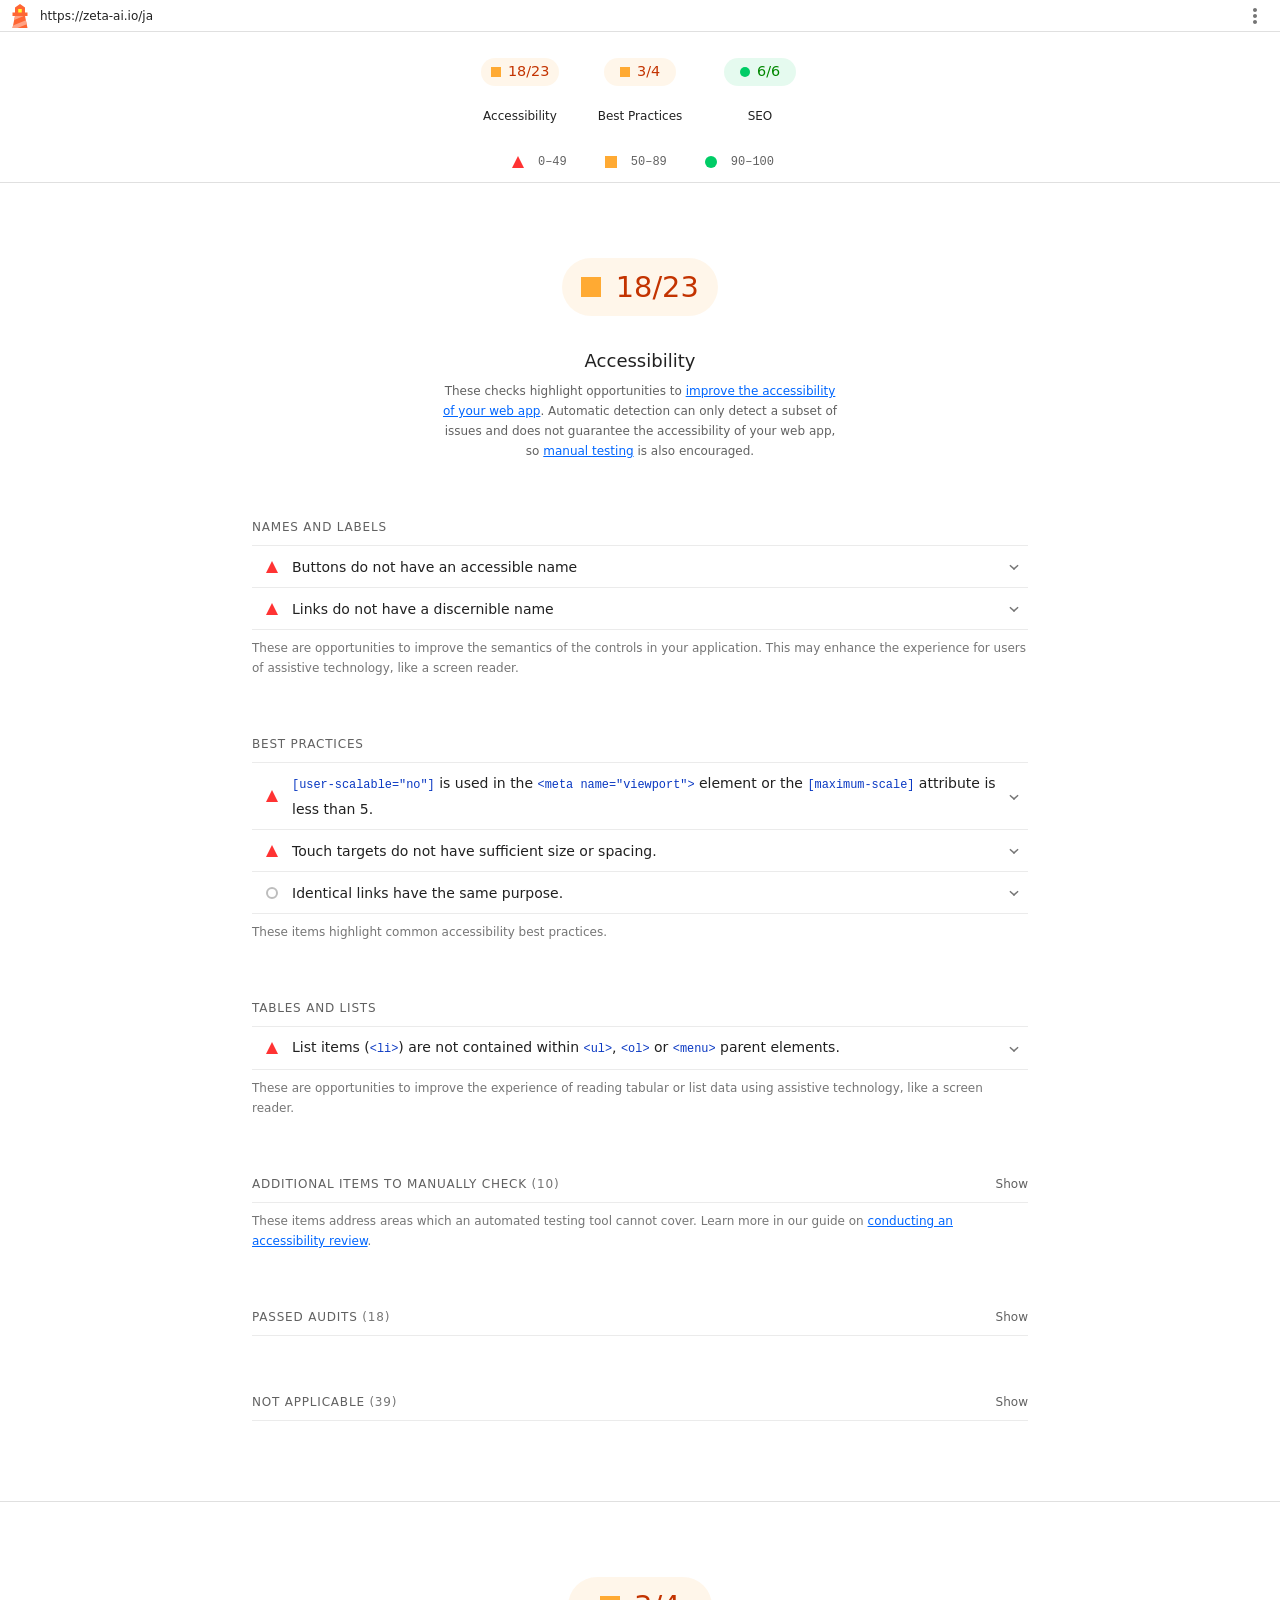
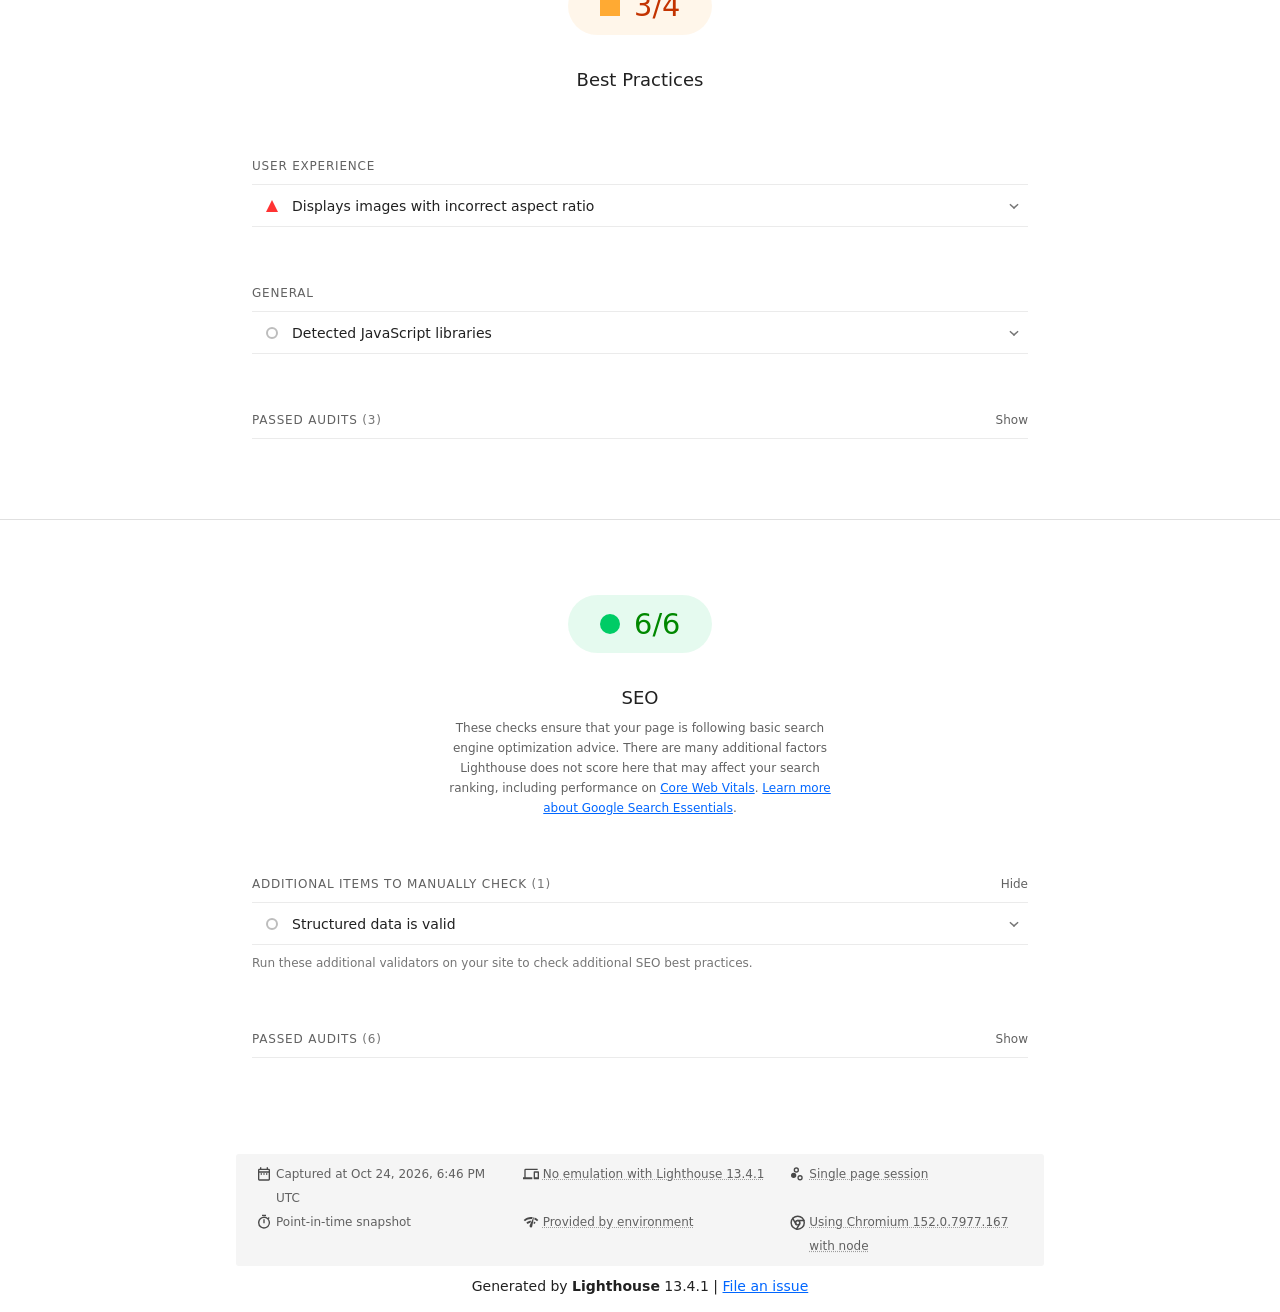
<file: evidence/lighthouse/zeta-home.html>
<!--
@license
Copyright 2018 Google LLC
SPDX-License-Identifier: Apache-2.0
-->
<!doctype html>
<html lang="en">
<head>
  <meta charset="utf-8">
  <meta name="viewport" content="width=device-width, initial-scale=1, minimum-scale=1">
  <link rel="icon" href='data:image/svg+xml;utf8,<svg fill="none" xmlns="http://www.w3.org/2000/svg" viewBox="0 0 48 48"><path d="m14 7 10-7 10 7v10h5v7h-5l5 24H9l5-24H9v-7h5V7Z" fill="%23F63"/><path d="M31.561 24H14l-1.689 8.105L31.561 24ZM18.983 48H9l1.022-4.907L35.723 32.27l1.663 7.98L18.983 48Z" fill="%23FFA385"/><path fill="%23FF3" d="M20.5 10h7v7h-7z"/></svg>'>
  <title>Lighthouse Report</title>
  <style>body {margin: 0}</style>
</head>
<body>
  <noscript>Lighthouse report requires JavaScript. Please enable.</noscript>

  <div id="lh-log"></div>

  <script>window.__LIGHTHOUSE_JSON__ = {"lighthouseVersion":"13.4.1","finalDisplayedUrl":"https://zeta-ai.io/ja","fetchTime":"2026-10-24T18:46:45.933Z","gatherMode":"snapshot","runWarnings":[],"userAgent":"Mozilla/5.0 (Windows NT 10.0; Win64; x64) AppleWebKit/537.36 (KHTML, like Gecko) OpenCode/2.1.4 Chrome/152.0.7977.167 Electron/44.9.1 Safari/537.36","environment":{"hostUserAgent":"Mozilla/5.0 (Windows NT 10.0; Win64; x64) AppleWebKit/537.36 (KHTML, like Gecko) OpenCode/2.1.4 Chrome/152.0.7977.167 Electron/44.9.1 Safari/537.36","benchmarkIndex":3744,"credits":{"axe-core":"4.13.0"}},"audits":{"image-aspect-ratio":{"id":"image-aspect-ratio","title":"Displays images with incorrect aspect ratio","description":"Image display dimensions should match natural aspect ratio. [Learn more about image aspect ratio](https://developer.chrome.com/docs/lighthouse/best-practices/image-aspect-ratio/).","score":0,"scoreDisplayMode":"binary","details":{"type":"table","headings":[{"key":"node","valueType":"node","label":""},{"key":"url","valueType":"url","label":"URL"},{"key":"displayedAspectRatio","valueType":"text","label":"Aspect Ratio (Displayed)"},{"key":"actualAspectRatio","valueType":"text","label":"Aspect Ratio (Actual)"}],"items":[{"url":"https://web-cdn.zeta-ai.io/_next/static/media/gift-box.459j8dff5ospd.webp","node":{"type":"node","lhId":"1-159-IMG","path":"1,HTML,1,BODY,10,DIV,2,DIV,0,BUTTON,0,IMG","selector":"div#portal-container > div.absolute > button.flex > img.size-8","boundingRect":{"bottom":780,"height":32,"left":720,"right":752,"top":748,"width":32},"snippet":"\u003cimg alt=\"\" aria-hidden=\"true\" data-sentry-element=\"Image\" data-sentry-source-file=\"index.next.tsx\" data-sentry-component=\"WrappedImage\" loading=\"lazy\" width=\"32\" height=\"32\" decoding=\"async\" data-nimg=\"1\" class=\"size-8\" srcset=\"https://web-cdn.zeta-ai.io/_next/static/media/gift-box.459j8dff5ospd.webp …\" src=\"https://web-cdn.zeta-ai.io/_next/static/media/gift-box.459j8dff5ospd.webp\" style=\"color: transparent;\">","nodeLabel":"div#portal-container > div.absolute > button.flex > img.size-8"},"displayedAspectRatio":"32 x 32\n        (1.00)","actualAspectRatio":"394 x 360\n        (1.09)","doRatiosMatch":false},{"url":"https://web-cdn.zeta-ai.io/_next/static/media/home-on.3wqac67rdg5s8.png","node":{"type":"node","lhId":"1-154-IMG","path":"1,HTML,1,BODY,6,MAIN,1,DIV,1,DIV,2,DIV,0,DIV,0,DIV,0,IMG","selector":"div.flex > div#navigation-item-Home > div.relative > img.absolute","boundingRect":{"bottom":833,"height":22,"left":450,"right":474,"top":811,"width":24},"snippet":"\u003cimg alt=\"\" data-sentry-element=\"Image\" data-sentry-source-file=\"index.next.tsx\" data-sentry-component=\"WrappedImage\" loading=\"lazy\" width=\"72\" height=\"72\" decoding=\"async\" data-nimg=\"1\" class=\"absolute\" srcset=\"https://web-cdn.zeta-ai.io/_next/static/media/home-on.3wqac67rdg5s8.png 1x…\" src=\"https://web-cdn.zeta-ai.io/_next/static/media/home-on.3wqac67rdg5s8.png\" style=\"color: transparent; left: 0px; top: 1px; width: 24px; height: 22px;\">","nodeLabel":"div.flex > div#navigation-item-Home > div.relative > img.absolute"},"displayedAspectRatio":"24 x 22\n        (1.09)","actualAspectRatio":"72 x 72\n        (1.00)","doRatiosMatch":false}]}},"image-size-responsive":{"id":"image-size-responsive","title":"Serves images with appropriate resolution","description":"Image natural dimensions should be proportional to the display size and the pixel ratio to maximize image clarity. [Learn how to provide responsive images](https://web.dev/articles/serve-responsive-images).","score":1,"scoreDisplayMode":"binary","details":{"type":"table","headings":[{"key":"node","valueType":"node","label":""},{"key":"url","valueType":"url","label":"URL"},{"key":"displayedSize","valueType":"text","label":"Displayed size"},{"key":"actualSize","valueType":"text","label":"Actual size"},{"key":"expectedSize","valueType":"text","label":"Expected size"}],"items":[]}},"accesskeys":{"id":"accesskeys","title":"`[accesskey]` values are unique","description":"Access keys let users quickly focus a part of the page. For proper navigation, each access key must be unique. [Learn more about access keys](https://dequeuniversity.com/rules/axe/4.12/accesskeys).","score":null,"scoreDisplayMode":"notApplicable"},"aria-allowed-attr":{"id":"aria-allowed-attr","title":"`[aria-*]` attributes match their roles","description":"Each ARIA `role` supports a specific subset of `aria-*` attributes. Mismatching these invalidates the `aria-*` attributes. [Learn how to match ARIA attributes to their roles](https://dequeuniversity.com/rules/axe/4.12/aria-allowed-attr).","score":1,"scoreDisplayMode":"binary","details":{"type":"table","headings":[{"key":"node","valueType":"node","subItemsHeading":{"key":"relatedNode","valueType":"node"},"label":"Failing Elements"}],"items":[]}},"aria-allowed-role":{"id":"aria-allowed-role","title":"Uses ARIA roles only on compatible elements","description":"Many HTML elements can only be assigned certain ARIA roles. Using ARIA roles where they are not allowed can interfere with the accessibility of the web page. [Learn more about ARIA roles](https://dequeuniversity.com/rules/axe/4.12/aria-allowed-role).","score":null,"scoreDisplayMode":"notApplicable"},"aria-command-name":{"id":"aria-command-name","title":"`button`, `link`, and `menuitem` elements have accessible names","description":"When an element doesn't have an accessible name, screen readers announce it with a generic name, making it unusable for users who rely on screen readers. [Learn how to make command elements more accessible](https://dequeuniversity.com/rules/axe/4.12/aria-command-name).","score":null,"scoreDisplayMode":"notApplicable"},"aria-conditional-attr":{"id":"aria-conditional-attr","title":"ARIA attributes are used as specified for the element's role","description":"Some ARIA attributes are only allowed on an element under certain conditions. [Learn more about conditional ARIA attributes](https://dequeuniversity.com/rules/axe/4.12/aria-conditional-attr).","score":1,"scoreDisplayMode":"binary","details":{"type":"table","headings":[{"key":"node","valueType":"node","subItemsHeading":{"key":"relatedNode","valueType":"node"},"label":"Failing Elements"}],"items":[]}},"aria-deprecated-role":{"id":"aria-deprecated-role","title":"Deprecated ARIA roles were not used","description":"Deprecated ARIA roles may not be processed correctly by assistive technology. [Learn more about deprecated ARIA roles](https://dequeuniversity.com/rules/axe/4.12/aria-deprecated-role).","score":1,"scoreDisplayMode":"binary","details":{"type":"table","headings":[{"key":"node","valueType":"node","subItemsHeading":{"key":"relatedNode","valueType":"node"},"label":"Failing Elements"}],"items":[]}},"aria-dialog-name":{"id":"aria-dialog-name","title":"Elements with `role=\"dialog\"` or `role=\"alertdialog\"` have accessible names.","description":"ARIA dialog elements without accessible names may prevent screen readers users from discerning the purpose of these elements. [Learn how to make ARIA dialog elements more accessible](https://dequeuniversity.com/rules/axe/4.12/aria-dialog-name).","score":null,"scoreDisplayMode":"notApplicable"},"aria-hidden-body":{"id":"aria-hidden-body","title":"`[aria-hidden=\"true\"]` is not present on the document `\u003cbody>`","description":"Assistive technologies, like screen readers, work inconsistently when `aria-hidden=\"true\"` is set on the document `\u003cbody>`. [Learn how `aria-hidden` affects the document body](https://dequeuniversity.com/rules/axe/4.12/aria-hidden-body).","score":1,"scoreDisplayMode":"binary","details":{"type":"table","headings":[{"key":"node","valueType":"node","subItemsHeading":{"key":"relatedNode","valueType":"node"},"label":"Failing Elements"}],"items":[]}},"aria-hidden-focus":{"id":"aria-hidden-focus","title":"`[aria-hidden=\"true\"]` elements do not contain focusable descendents","description":"Focusable descendents within an `[aria-hidden=\"true\"]` element prevent those interactive elements from being available to users of assistive technologies like screen readers. [Learn how `aria-hidden` affects focusable elements](https://dequeuniversity.com/rules/axe/4.12/aria-hidden-focus).","score":1,"scoreDisplayMode":"binary","details":{"type":"table","headings":[{"key":"node","valueType":"node","subItemsHeading":{"key":"relatedNode","valueType":"node"},"label":"Failing Elements"}],"items":[]}},"aria-input-field-name":{"id":"aria-input-field-name","title":"ARIA input fields have accessible names","description":"When an input field doesn't have an accessible name, screen readers announce it with a generic name, making it unusable for users who rely on screen readers. [Learn more about input field labels](https://dequeuniversity.com/rules/axe/4.12/aria-input-field-name).","score":null,"scoreDisplayMode":"notApplicable"},"aria-meter-name":{"id":"aria-meter-name","title":"ARIA `meter` elements have accessible names","description":"When a meter element doesn't have an accessible name, screen readers announce it with a generic name, making it unusable for users who rely on screen readers. [Learn how to name `meter` elements](https://dequeuniversity.com/rules/axe/4.12/aria-meter-name).","score":null,"scoreDisplayMode":"notApplicable"},"aria-progressbar-name":{"id":"aria-progressbar-name","title":"ARIA `progressbar` elements have accessible names","description":"When a `progressbar` element doesn't have an accessible name, screen readers announce it with a generic name, making it unusable for users who rely on screen readers. [Learn how to label `progressbar` elements](https://dequeuniversity.com/rules/axe/4.12/aria-progressbar-name).","score":null,"scoreDisplayMode":"notApplicable"},"aria-prohibited-attr":{"id":"aria-prohibited-attr","title":"Elements use only permitted ARIA attributes","description":"Using ARIA attributes in roles where they are prohibited can mean that important information is not communicated to users of assistive technologies. [Learn more about prohibited ARIA roles](https://dequeuniversity.com/rules/axe/4.12/aria-prohibited-attr).","score":1,"scoreDisplayMode":"binary","details":{"type":"table","headings":[{"key":"node","valueType":"node","subItemsHeading":{"key":"relatedNode","valueType":"node"},"label":"Failing Elements"}],"items":[]}},"aria-required-attr":{"id":"aria-required-attr","title":"`[role]`s have all required `[aria-*]` attributes","description":"Some ARIA roles have required attributes that describe the state of the element to screen readers. [Learn more about roles and required attributes](https://dequeuniversity.com/rules/axe/4.12/aria-required-attr).","score":1,"scoreDisplayMode":"binary","details":{"type":"table","headings":[{"key":"node","valueType":"node","subItemsHeading":{"key":"relatedNode","valueType":"node"},"label":"Failing Elements"}],"items":[]}},"aria-required-children":{"id":"aria-required-children","title":"Elements with an ARIA `[role]` that require children to contain a specific `[role]` have all required children.","description":"Some ARIA parent roles must contain specific child roles to perform their intended accessibility functions. [Learn more about roles and required children elements](https://dequeuniversity.com/rules/axe/4.12/aria-required-children).","score":null,"scoreDisplayMode":"notApplicable"},"aria-required-parent":{"id":"aria-required-parent","title":"`[role]`s are contained by their required parent element","description":"Some ARIA child roles must be contained by specific parent roles to properly perform their intended accessibility functions. [Learn more about ARIA roles and required parent element](https://dequeuniversity.com/rules/axe/4.12/aria-required-parent).","score":null,"scoreDisplayMode":"notApplicable"},"aria-roles":{"id":"aria-roles","title":"`[role]` values are valid","description":"ARIA roles must have valid values in order to perform their intended accessibility functions. [Learn more about valid ARIA roles](https://dequeuniversity.com/rules/axe/4.12/aria-roles).","score":1,"scoreDisplayMode":"binary","details":{"type":"table","headings":[{"key":"node","valueType":"node","subItemsHeading":{"key":"relatedNode","valueType":"node"},"label":"Failing Elements"}],"items":[]}},"aria-text":{"id":"aria-text","title":"Elements with the `role=text` attribute do not have focusable descendents.","description":"Adding `role=text` around a text node split by markup enables VoiceOver to treat it as one phrase, but the element's focusable descendents will not be announced. [Learn more about the `role=text` attribute](https://dequeuniversity.com/rules/axe/4.12/aria-text).","score":null,"scoreDisplayMode":"notApplicable"},"aria-toggle-field-name":{"id":"aria-toggle-field-name","title":"ARIA toggle fields have accessible names","description":"When a toggle field doesn't have an accessible name, screen readers announce it with a generic name, making it unusable for users who rely on screen readers. [Learn more about toggle fields](https://dequeuniversity.com/rules/axe/4.12/aria-toggle-field-name).","score":null,"scoreDisplayMode":"notApplicable"},"aria-tooltip-name":{"id":"aria-tooltip-name","title":"ARIA `tooltip` elements have accessible names","description":"When a tooltip element doesn't have an accessible name, screen readers announce it with a generic name, making it unusable for users who rely on screen readers. [Learn how to name `tooltip` elements](https://dequeuniversity.com/rules/axe/4.12/aria-tooltip-name).","score":null,"scoreDisplayMode":"notApplicable"},"aria-treeitem-name":{"id":"aria-treeitem-name","title":"ARIA `treeitem` elements have accessible names","description":"When a `treeitem` element doesn't have an accessible name, screen readers announce it with a generic name, making it unusable for users who rely on screen readers. [Learn more about labeling `treeitem` elements](https://dequeuniversity.com/rules/axe/4.12/aria-treeitem-name).","score":null,"scoreDisplayMode":"notApplicable"},"aria-valid-attr-value":{"id":"aria-valid-attr-value","title":"`[aria-*]` attributes have valid values","description":"Assistive technologies, like screen readers, can't interpret ARIA attributes with invalid values. [Learn more about valid values for ARIA attributes](https://dequeuniversity.com/rules/axe/4.12/aria-valid-attr-value).","score":1,"scoreDisplayMode":"binary","details":{"type":"table","headings":[{"key":"node","valueType":"node","subItemsHeading":{"key":"relatedNode","valueType":"node"},"label":"Failing Elements"}],"items":[]}},"aria-valid-attr":{"id":"aria-valid-attr","title":"`[aria-*]` attributes are valid and not misspelled","description":"Assistive technologies, like screen readers, can't interpret ARIA attributes with invalid names. [Learn more about valid ARIA attributes](https://dequeuniversity.com/rules/axe/4.12/aria-valid-attr).","score":1,"scoreDisplayMode":"binary","details":{"type":"table","headings":[{"key":"node","valueType":"node","subItemsHeading":{"key":"relatedNode","valueType":"node"},"label":"Failing Elements"}],"items":[]}},"button-name":{"id":"button-name","title":"Buttons do not have an accessible name","description":"When a button doesn't have an accessible name, screen readers announce it as \"button\", making it unusable for users who rely on screen readers. [Learn how to make buttons more accessible](https://dequeuniversity.com/rules/axe/4.12/button-name).","score":0,"scoreDisplayMode":"binary","details":{"type":"table","headings":[{"key":"node","valueType":"node","subItemsHeading":{"key":"relatedNode","valueType":"node"},"label":"Failing Elements"}],"items":[{"node":{"type":"node","lhId":"1-0-BUTTON","path":"1,HTML,1,BODY,6,MAIN,1,DIV,0,DIV,0,DIV,1,DIV,0,DIV,0,DIV,1,DIV,0,DIV,0,DIV,0,DIV,1,BUTTON","selector":"div.flex > div.pb-2 > div.relative > button.absolute","boundingRect":{"bottom":225,"height":28,"left":830,"right":858,"top":197,"width":28},"snippet":"\u003cbutton class=\"absolute top-3.5 right-3.5 z-10 rounded-6 bg-black/50 p-1.5\" type=\"button\" data-sentry-element=\"RawButton\" data-sentry-source-file=\"index.tsx\" data-sentry-component=\"Button\">","nodeLabel":"div.flex > div.pb-2 > div.relative > button.absolute","explanation":"Fix any of the following:\n  Element does not have inner text that is visible to screen readers\n  aria-label attribute does not exist or is empty\n  aria-labelledby attribute does not exist, references elements that do not exist or references elements that are empty\n  Element has no title attribute\n  Element does not have an implicit (wrapped) \u003clabel>\n  Element does not have an explicit \u003clabel>\n  Element's default semantics were not overridden with role=\"none\" or role=\"presentation\""}},{"node":{"type":"node","lhId":"1-1-BUTTON","path":"1,HTML,1,BODY,6,MAIN,1,DIV,1,DIV,2,DIV,3,DIV,0,DIV,1,BUTTON","selector":"div.flex > div.z-40 > div.flex > button.flex","boundingRect":{"bottom":770,"height":12,"left":704,"right":716,"top":758,"width":12},"snippet":"\u003cbutton class=\"flex shrink-0 flex-row items-center justify-center transition-colors disab…\" type=\"button\" data-sentry-component=\"Button\" data-sentry-source-file=\"index.tsx\">","nodeLabel":"div.flex > div.z-40 > div.flex > button.flex","explanation":"Fix any of the following:\n  Element does not have inner text that is visible to screen readers\n  aria-label attribute does not exist or is empty\n  aria-labelledby attribute does not exist, references elements that do not exist or references elements that are empty\n  Element has no title attribute\n  Element does not have an implicit (wrapped) \u003clabel>\n  Element does not have an explicit \u003clabel>\n  Element's default semantics were not overridden with role=\"none\" or role=\"presentation\""}}],"debugData":{"type":"debugdata","impact":"critical","tags":["cat.name-role-value","wcag2a","wcag412","section508","section508.22.a","TTv5","TT6.a","EN-301-549","EN-9.4.1.2","ACT","RGAAv4","RGAA-11.9.1"]}}},"bypass":{"id":"bypass","title":"The page contains a heading, skip link, or landmark region","description":"Adding ways to bypass repetitive content lets keyboard users navigate the page more efficiently. [Learn more about bypass blocks](https://dequeuniversity.com/rules/axe/4.12/bypass).","score":null,"scoreDisplayMode":"notApplicable"},"color-contrast":{"id":"color-contrast","title":"Background and foreground colors have a sufficient contrast ratio","description":"Low-contrast text is difficult or impossible for many users to read. [Learn how to provide sufficient color contrast](https://dequeuniversity.com/rules/axe/4.12/color-contrast).","score":1,"scoreDisplayMode":"binary","details":{"type":"table","headings":[{"key":"node","valueType":"node","subItemsHeading":{"key":"relatedNode","valueType":"node"},"label":"Failing Elements"}],"items":[]}},"definition-list":{"id":"definition-list","title":"`\u003cdl>`'s contain only properly-ordered `\u003cdt>` and `\u003cdd>` groups, `\u003cscript>`, `\u003ctemplate>` or `\u003cdiv>` elements.","description":"When definition lists are not properly marked up, screen readers may produce confusing or inaccurate output. [Learn how to structure definition lists correctly](https://dequeuniversity.com/rules/axe/4.12/definition-list).","score":null,"scoreDisplayMode":"notApplicable"},"dlitem":{"id":"dlitem","title":"Definition list items are wrapped in `\u003cdl>` elements","description":"Definition list items (`\u003cdt>` and `\u003cdd>`) must be wrapped in a parent `\u003cdl>` element to ensure that screen readers can properly announce them. [Learn how to structure definition lists correctly](https://dequeuniversity.com/rules/axe/4.12/dlitem).","score":null,"scoreDisplayMode":"notApplicable"},"document-title":{"id":"document-title","title":"Document has a `\u003ctitle>` element","description":"The title gives screen reader users an overview of the page, and search engine users rely on it heavily to determine if a page is relevant to their search. [Learn more about document titles](https://dequeuniversity.com/rules/axe/4.12/document-title).","score":1,"scoreDisplayMode":"binary","details":{"type":"table","headings":[{"key":"node","valueType":"node","subItemsHeading":{"key":"relatedNode","valueType":"node"},"label":"Failing Elements"}],"items":[]}},"duplicate-id-aria":{"id":"duplicate-id-aria","title":"ARIA IDs are unique","description":"The value of an ARIA ID must be unique to prevent other instances from being overlooked by assistive technologies. [Learn how to fix duplicate ARIA IDs](https://dequeuniversity.com/rules/axe/4.12/duplicate-id-aria).","score":null,"scoreDisplayMode":"notApplicable"},"empty-heading":{"id":"empty-heading","title":"All heading elements contain content.","description":"A heading with no content or inaccessible text prevent screen reader users from accessing information on the page's structure. [Learn more about headings](https://dequeuniversity.com/rules/axe/4.12/empty-heading).","score":null,"scoreDisplayMode":"notApplicable"},"form-field-multiple-labels":{"id":"form-field-multiple-labels","title":"No form fields have multiple labels","description":"Form fields with multiple labels can be confusingly announced by assistive technologies like screen readers which use either the first, the last, or all of the labels. [Learn how to use form labels](https://dequeuniversity.com/rules/axe/4.12/form-field-multiple-labels).","score":null,"scoreDisplayMode":"notApplicable"},"frame-title":{"id":"frame-title","title":"`\u003cframe>` or `\u003ciframe>` elements have a title","description":"Screen reader users rely on frame titles to describe the contents of frames. [Learn more about frame titles](https://dequeuniversity.com/rules/axe/4.12/frame-title).","score":null,"scoreDisplayMode":"notApplicable"},"heading-order":{"id":"heading-order","title":"Heading elements appear in a sequentially-descending order","description":"Properly ordered headings that do not skip levels convey the semantic structure of the page, making it easier to navigate and understand when using assistive technologies. [Learn more about heading order](https://dequeuniversity.com/rules/axe/4.12/heading-order).","score":null,"scoreDisplayMode":"notApplicable"},"html-has-lang":{"id":"html-has-lang","title":"`\u003chtml>` element has a `[lang]` attribute","description":"If a page doesn't specify a `lang` attribute, a screen reader assumes that the page is in the default language that the user chose when setting up the screen reader. If the page isn't actually in the default language, then the screen reader might not announce the page's text correctly. [Learn more about the `lang` attribute](https://dequeuniversity.com/rules/axe/4.12/html-has-lang).","score":1,"scoreDisplayMode":"binary","details":{"type":"table","headings":[{"key":"node","valueType":"node","subItemsHeading":{"key":"relatedNode","valueType":"node"},"label":"Failing Elements"}],"items":[]}},"html-lang-valid":{"id":"html-lang-valid","title":"`\u003chtml>` element has a valid value for its `[lang]` attribute","description":"Specifying a valid [BCP 47 language](https://www.w3.org/International/questions/qa-choosing-language-tags#question) helps screen readers announce text properly. [Learn how to use the `lang` attribute](https://dequeuniversity.com/rules/axe/4.12/html-lang-valid).","score":1,"scoreDisplayMode":"binary","details":{"type":"table","headings":[{"key":"node","valueType":"node","subItemsHeading":{"key":"relatedNode","valueType":"node"},"label":"Failing Elements"}],"items":[]}},"html-xml-lang-mismatch":{"id":"html-xml-lang-mismatch","title":"`\u003chtml>` element has an `[xml:lang]` attribute with the same base language as the `[lang]` attribute.","description":"If the webpage does not specify a consistent language, then the screen reader might not announce the page's text correctly. [Learn more about the `lang` attribute](https://dequeuniversity.com/rules/axe/4.12/html-xml-lang-mismatch).","score":null,"scoreDisplayMode":"notApplicable"},"identical-links-same-purpose":{"id":"identical-links-same-purpose","title":"Identical links have the same purpose.","description":"Links with the same destination should have the same description, to help users understand the link's purpose and decide whether to follow it. [Learn more about identical links](https://dequeuniversity.com/rules/axe/4.12/identical-links-same-purpose).","score":1,"scoreDisplayMode":"informative","details":{"type":"table","headings":[{"key":"node","valueType":"node","subItemsHeading":{"key":"relatedNode","valueType":"node"},"label":"Failing Elements"}],"items":[{"node":{"type":"node","lhId":"1-82-A","path":"1,HTML,1,BODY,6,MAIN,1,DIV,0,DIV,0,DIV,1,DIV,0,DIV,0,DIV,0,DIV,0,DIV,0,DIV,0,DIV,0,DIV,0,DIV,0,DIV,0,DIV,0,A","selector":"div.swiper > div.swiper-wrapper > div.swiper-slide > a.relative","boundingRect":{"bottom":166,"height":109,"left":-2251,"right":-1805,"top":57,"width":446},"snippet":"\u003ca class=\"relative flex size-full flex-row items-center rounded-[11px] px-5 py-2\" data-sentry-element=\"NextLink\" data-sentry-component=\"Link\" data-sentry-source-file=\"Link.tsx\" href=\"/ja/announcements/12017\">","nodeLabel":" \n ","explanation":"Fix all of the following:\n  Check that links have the same purpose, or are intentionally ambiguous."},"subItems":{"type":"subitems","items":[{"relatedNode":{"type":"node","lhId":"1-83-A","path":"1,HTML,1,BODY,6,MAIN,1,DIV,0,DIV,0,DIV,1,DIV,0,DIV,0,DIV,0,DIV,0,DIV,0,DIV,0,DIV,0,DIV,0,DIV,0,DIV,2,DIV,0,A","selector":"div.swiper > div.swiper-wrapper > div.swiper-slide > a.relative","boundingRect":{"bottom":166,"height":109,"left":-1359,"right":-913,"top":57,"width":446},"snippet":"\u003ca class=\"relative flex size-full flex-row items-center rounded-[11px] px-5 py-2\" data-sentry-element=\"NextLink\" data-sentry-component=\"Link\" data-sentry-source-file=\"Link.tsx\" href=\"/ja/announcements/1948\">","nodeLabel":" \n "}},{"relatedNode":{"type":"node","lhId":"1-88-A","path":"1,HTML,1,BODY,6,MAIN,1,DIV,0,DIV,0,DIV,1,DIV,0,DIV,0,DIV,0,DIV,0,DIV,0,DIV,0,DIV,0,DIV,0,DIV,0,DIV,3,DIV,0,A","selector":"div.swiper > div.swiper-wrapper > div.swiper-slide > a.relative","boundingRect":{"bottom":166,"height":109,"left":-913,"right":-467,"top":57,"width":446},"snippet":"\u003ca class=\"relative flex size-full flex-row items-center rounded-[11px] px-5 py-2\" data-sentry-element=\"NextLink\" data-sentry-component=\"Link\" data-sentry-source-file=\"Link.tsx\" href=\"/ja/trick-or-treat\">","nodeLabel":" \n "}},{"relatedNode":{"type":"node","lhId":"1-80-A","path":"1,HTML,1,BODY,6,MAIN,1,DIV,0,DIV,0,DIV,1,DIV,0,DIV,0,DIV,0,DIV,0,DIV,0,DIV,0,DIV,0,DIV,0,DIV,0,DIV,4,DIV,0,A","selector":"div.swiper > div.swiper-wrapper > div.swiper-slide > a.relative","boundingRect":{"bottom":166,"height":109,"left":-467,"right":-21,"top":57,"width":446},"snippet":"\u003ca href=\"https://event.zeta-ai.io/ja/halloween-2026\" target=\"_blank\" class=\"relative flex size-full flex-row items-center rounded-[11px] px-5 py-2\">","nodeLabel":" \n "}}]}}],"debugData":{"type":"debugdata","impact":"minor","tags":["cat.semantics","wcag2aaa","wcag249"]}}},"image-alt":{"id":"image-alt","title":"Image elements have `[alt]` attributes","description":"Informative elements should aim for short, descriptive alternate text. Decorative elements can be ignored with an empty alt attribute. [Learn more about the `alt` attribute](https://dequeuniversity.com/rules/axe/4.12/image-alt).","score":1,"scoreDisplayMode":"binary","details":{"type":"table","headings":[{"key":"node","valueType":"node","subItemsHeading":{"key":"relatedNode","valueType":"node"},"label":"Failing Elements"}],"items":[]}},"image-redundant-alt":{"id":"image-redundant-alt","title":"Image elements do not have `[alt]` attributes that are redundant text.","description":"Informative elements should aim for short, descriptive alternative text. Alternative text that is exactly the same as the text adjacent to the link or image is potentially confusing for screen reader users, because the text will be read twice. [Learn more about the `alt` attribute](https://dequeuniversity.com/rules/axe/4.12/image-redundant-alt).","score":null,"scoreDisplayMode":"notApplicable"},"input-button-name":{"id":"input-button-name","title":"Input buttons have discernible text.","description":"Adding discernable and accessible text to input buttons may help screen reader users understand the purpose of the input button. [Learn more about input buttons](https://dequeuniversity.com/rules/axe/4.12/input-button-name).","score":null,"scoreDisplayMode":"notApplicable"},"input-image-alt":{"id":"input-image-alt","title":"`\u003cinput type=\"image\">` elements have `[alt]` text","description":"When an image is being used as an `\u003cinput>` button, providing alternative text can help screen reader users understand the purpose of the button. [Learn about input image alt text](https://dequeuniversity.com/rules/axe/4.12/input-image-alt).","score":null,"scoreDisplayMode":"notApplicable"},"label-content-name-mismatch":{"id":"label-content-name-mismatch","title":"Elements with visible text labels have matching accessible names.","description":"Visible text labels that do not match the accessible name can result in a confusing experience for screen reader users. [Learn more about accessible names](https://dequeuniversity.com/rules/axe/4.12/label-content-name-mismatch).","score":null,"scoreDisplayMode":"notApplicable"},"label":{"id":"label","title":"Form elements have associated labels","description":"Labels ensure that form controls are announced properly by assistive technologies, like screen readers. [Learn more about form element labels](https://dequeuniversity.com/rules/axe/4.12/label).","score":null,"scoreDisplayMode":"notApplicable"},"landmark-one-main":{"id":"landmark-one-main","title":"Document has a main landmark.","description":"One main landmark helps screen reader users navigate a web page. [Learn more about landmarks](https://dequeuniversity.com/rules/axe/4.12/landmark-one-main).","score":1,"scoreDisplayMode":"binary","details":{"type":"table","headings":[{"key":"node","valueType":"node","subItemsHeading":{"key":"relatedNode","valueType":"node"},"label":"Failing Elements"}],"items":[]}},"link-name":{"id":"link-name","title":"Links do not have a discernible name","description":"Link text (and alternate text for images, when used as links) that is discernible, unique, and focusable improves the navigation experience for screen reader users. [Learn how to make links accessible](https://dequeuniversity.com/rules/axe/4.12/link-name).","score":0,"scoreDisplayMode":"binary","details":{"type":"table","headings":[{"key":"node","valueType":"node","subItemsHeading":{"key":"relatedNode","valueType":"node"},"label":"Failing Elements"}],"items":[{"node":{"type":"node","lhId":"1-2-A","path":"1,HTML,1,BODY,4,HEADER,1,NAV,3,DIV,0,A","selector":"header.sticky > nav.relative > div.ml-auto > a.flex","boundingRect":{"bottom":44,"height":36,"left":762,"right":798,"top":8,"width":36},"snippet":"\u003ca class=\"flex h-fit shrink-0 flex-row items-center justify-center transition-colors…\" data-sentry-element=\"NextLink\" data-sentry-source-file=\"Link.tsx\" data-sentry-component=\"Link\" href=\"/ja/search\">","nodeLabel":"header.sticky > nav.relative > div.ml-auto > a.flex","explanation":"Fix all of the following:\n  Element is in tab order and does not have accessible text\n\nFix any of the following:\n  Element does not have text that is visible to screen readers\n  aria-label attribute does not exist or is empty\n  aria-labelledby attribute does not exist, references elements that do not exist or references elements that are empty\n  Element has no title attribute"}},{"node":{"type":"node","lhId":"1-3-A","path":"1,HTML,1,BODY,6,MAIN,1,DIV,0,DIV,0,DIV,1,DIV,0,DIV,0,DIV,1,DIV,0,DIV,0,DIV,0,DIV,0,A","selector":"div.flex > div.pb-2 > div.relative > a.relative","boundingRect":{"bottom":471,"height":287,"left":424,"right":872,"top":183,"width":448},"snippet":"\u003ca class=\"relative flex size-full\" data-sentry-element=\"NextLink\" data-sentry-component=\"Link\" data-sentry-source-file=\"Link.tsx\" href=\"/ja/veritas\">","nodeLabel":"div.flex > div.pb-2 > div.relative > a.relative","explanation":"Fix all of the following:\n  Element is in tab order and does not have accessible text\n\nFix any of the following:\n  Element does not have text that is visible to screen readers\n  aria-label attribute does not exist or is empty\n  aria-labelledby attribute does not exist, references elements that do not exist or references elements that are empty\n  Element has no title attribute"}}],"debugData":{"type":"debugdata","impact":"serious","tags":["cat.name-role-value","wcag2a","wcag244","wcag412","section508","section508.22.a","TTv5","TT6.a","EN-301-549","EN-9.2.4.4","EN-9.4.1.2","ACT","RGAAv4","RGAA-6.2.1"]}}},"link-in-text-block":{"id":"link-in-text-block","title":"Links are distinguishable without relying on color.","description":"Low-contrast text is difficult or impossible for many users to read. Link text that is discernible improves the experience for users with low vision. [Learn how to make links distinguishable](https://dequeuniversity.com/rules/axe/4.12/link-in-text-block).","score":null,"scoreDisplayMode":"notApplicable"},"list":{"id":"list","title":"Lists contain only `\u003cli>` elements and script supporting elements (`\u003cscript>` and `\u003ctemplate>`).","description":"Screen readers have a specific way of announcing lists. Ensuring proper list structure aids screen reader output. [Learn more about proper list structure](https://dequeuniversity.com/rules/axe/4.12/list).","score":null,"scoreDisplayMode":"notApplicable"},"listitem":{"id":"listitem","title":"List items (`\u003cli>`) are not contained within `\u003cul>`, `\u003col>` or `\u003cmenu>` parent elements.","description":"Screen readers require list items (`\u003cli>`) to be contained within a parent `\u003cul>`, `\u003col>` or `\u003cmenu>` to be announced properly. [Learn more about proper list structure](https://dequeuniversity.com/rules/axe/4.12/listitem).","score":0,"scoreDisplayMode":"binary","details":{"type":"table","headings":[{"key":"node","valueType":"node","subItemsHeading":{"key":"relatedNode","valueType":"node"},"label":"Failing Elements"}],"items":[{"node":{"type":"node","lhId":"1-4-LI","path":"1,HTML,1,BODY,6,MAIN,1,DIV,0,DIV,0,DIV,1,DIV,0,DIV,0,DIV,4,DIV,0,DIV,0,DIV,0,LI","selector":"div > div.flex > div > li.flex","boundingRect":{"bottom":820,"height":333,"left":424,"right":857,"top":487,"width":433},"snippet":"\u003cli class=\"flex flex-row gap-2\" data-sentry-element=\"Li\" data-sentry-component=\"FrameProfileCardCols\" data-sentry-source-file=\"FrameProfileCardCols.tsx\">","nodeLabel":"16.1万\n一颯先輩の秘密\nあーあ、バレちゃった。\n#先輩\n#真面目\n#裏表\n#遊び人\n#クズ\n#甘サド\n#nl\n20.2万\nガラスの靴は選ばれない\n王子様が…","explanation":"Fix any of the following:\n  List item does not have a \u003cul>, \u003col> parent element"}},{"node":{"type":"node","lhId":"1-5-LI","path":"1,HTML,1,BODY,6,MAIN,1,DIV,0,DIV,0,DIV,1,DIV,0,DIV,0,DIV,5,DIV,0,DIV,0,DIV,0,LI","selector":"div > div.flex > div.pt-4 > li.flex","boundingRect":{"bottom":1169,"height":333,"left":424,"right":857,"top":836,"width":433},"snippet":"\u003cli class=\"flex flex-row gap-2\" data-sentry-element=\"Li\" data-sentry-component=\"FrameProfileCardCols\" data-sentry-source-file=\"FrameProfileCardCols.tsx\">","nodeLabel":"18.2万\n毒親とイケメンな兄\n兄のことを溺愛する両親と、ユーザーのことを溺愛する兄 ※完全パロディです\n#milk\n#曽野舜太\n#毒親\n1.5万\n君と交わし…","explanation":"Fix any of the following:\n  List item does not have a \u003cul>, \u003col> parent element"}},{"node":{"type":"node","lhId":"1-6-LI","path":"1,HTML,1,BODY,6,MAIN,1,DIV,0,DIV,0,DIV,1,DIV,0,DIV,0,DIV,6,DIV,0,DIV,0,DIV,0,LI","selector":"div > div.flex > div.pt-4 > li.flex","boundingRect":{"bottom":1503,"height":317,"left":424,"right":857,"top":1185,"width":433},"snippet":"\u003cli class=\"flex flex-row gap-2\" data-sentry-element=\"Li\" data-sentry-component=\"FrameProfileCardCols\" data-sentry-source-file=\"FrameProfileCardCols.tsx\">","nodeLabel":"4.5万\n優しいクラスメイトの正体は…\nユーザー:っぅ、ｯぅう…っ…ｯ\n#ヤンデレ\n#独占欲\n#イジメられっ子\n#イジメっ子\n#愛が重い\n#ひどい\n#狂愛\n#…","explanation":"Fix any of the following:\n  List item does not have a \u003cul>, \u003col> parent element"}},{"node":{"type":"node","lhId":"1-7-LI","path":"1,HTML,1,BODY,6,MAIN,1,DIV,0,DIV,0,DIV,1,DIV,0,DIV,0,DIV,7,DIV,0,DIV,0,DIV,0,LI","selector":"div > div.flex > div.pt-4 > li.flex","boundingRect":{"bottom":1852,"height":333,"left":424,"right":857,"top":1519,"width":433},"snippet":"\u003cli class=\"flex flex-row gap-2\" data-sentry-element=\"Li\" data-sentry-component=\"FrameProfileCardCols\" data-sentry-source-file=\"FrameProfileCardCols.tsx\">","nodeLabel":"436万\n不良高校と統合したら親友が強すぎた件\n不良共VS強敵すぎる親友達\n#nl\n#bl\n#不良\n#イケメン\n#美少女\n#可愛い\n#親友\n#幼馴染\n#コメデ…","explanation":"Fix any of the following:\n  List item does not have a \u003cul>, \u003col> parent element"}},{"node":{"type":"node","lhId":"1-8-LI","path":"1,HTML,1,BODY,6,MAIN,1,DIV,0,DIV,0,DIV,1,DIV,0,DIV,0,DIV,8,DIV,0,DIV,0,DIV,0,LI","selector":"div > div.flex > div.pt-4 > li.flex","boundingRect":{"bottom":2201,"height":333,"left":424,"right":857,"top":1868,"width":433},"snippet":"\u003cli class=\"flex flex-row gap-2\" data-sentry-element=\"Li\" data-sentry-component=\"FrameProfileCardCols\" data-sentry-source-file=\"FrameProfileCardCols.tsx\">","nodeLabel":"8.5万\nやめんかこら！！\n政略結婚のため仕方なくuserを振った彼女をかまってあげよう\n#寝取られ\n#ネトラレ\n#恋愛\n#失恋\n#高校生\n#女子高生\n#女の…","explanation":"Fix any of the following:\n  List item does not have a \u003cul>, \u003col> parent element"}},{"node":{"type":"node","lhId":"1-9-LI","path":"1,HTML,1,BODY,6,MAIN,1,DIV,0,DIV,0,DIV,1,DIV,0,DIV,0,DIV,9,DIV,0,DIV,0,DIV,0,LI","selector":"div > div.flex > div.pt-4 > li.flex","boundingRect":{"bottom":2551,"height":333,"left":424,"right":857,"top":2217,"width":433},"snippet":"\u003cli class=\"flex flex-row gap-2\" data-sentry-element=\"Li\" data-sentry-component=\"FrameProfileCardCols\" data-sentry-source-file=\"FrameProfileCardCols.tsx\">","nodeLabel":"6.6万\n人気声優と仕事しちゃお！\n声優とあそぼ！！！！\n#声優\n5.9万\nなんでもありの会社経営！\nやってみてください！なんでもしちゃって楽しんでください！…","explanation":"Fix any of the following:\n  List item does not have a \u003cul>, \u003col> parent element"}}],"debugData":{"type":"debugdata","impact":"serious","tags":["cat.structure","wcag2a","wcag131","EN-301-549","EN-9.1.3.1","RGAAv4","RGAA-9.3.1"]}}},"meta-refresh":{"id":"meta-refresh","title":"The document does not use `\u003cmeta http-equiv=\"refresh\">`","description":"Users do not expect a page to refresh automatically, and doing so will move focus back to the top of the page. This may create a frustrating or confusing experience. [Learn more about the refresh meta tag](https://dequeuniversity.com/rules/axe/4.12/meta-refresh).","score":null,"scoreDisplayMode":"notApplicable"},"meta-viewport":{"id":"meta-viewport","title":"`[user-scalable=\"no\"]` is used in the `\u003cmeta name=\"viewport\">` element or the `[maximum-scale]` attribute is less than 5.","description":"Disabling zooming is problematic for users with low vision who rely on screen magnification to properly see the contents of a web page. [Learn more about the viewport meta tag](https://dequeuniversity.com/rules/axe/4.12/meta-viewport).","score":0,"scoreDisplayMode":"binary","details":{"type":"table","headings":[{"key":"node","valueType":"node","subItemsHeading":{"key":"relatedNode","valueType":"node"},"label":"Failing Elements"}],"items":[{"node":{"type":"node","lhId":"1-10-META","path":"1,HTML,0,HEAD,1,META","selector":"head > meta","boundingRect":{"bottom":0,"height":0,"left":0,"right":0,"top":0,"width":0},"snippet":"\u003cmeta name=\"viewport\" content=\"width=device-width, initial-scale=1, maximum-scale=1, interactive-widget=r…\">","nodeLabel":"head > meta","explanation":"Fix any of the following:\n  maximum-scale on \u003cmeta> tag disables zooming on mobile devices"}}],"debugData":{"type":"debugdata","impact":"moderate","tags":["cat.sensory-and-visual-cues","wcag2aa","wcag144","EN-301-549","EN-9.1.4.4","ACT","RGAAv4","RGAA-10.4.2"]}}},"object-alt":{"id":"object-alt","title":"`\u003cobject>` elements have alternate text","description":"Screen readers cannot translate non-text content. Adding alternate text to `\u003cobject>` elements helps screen readers convey meaning to users. [Learn more about alt text for `object` elements](https://dequeuniversity.com/rules/axe/4.12/object-alt).","score":null,"scoreDisplayMode":"notApplicable"},"select-name":{"id":"select-name","title":"Select elements have associated label elements.","description":"Form elements without effective labels can create frustrating experiences for screen reader users. [Learn more about the `select` element](https://dequeuniversity.com/rules/axe/4.12/select-name).","score":null,"scoreDisplayMode":"notApplicable"},"skip-link":{"id":"skip-link","title":"Skip links are focusable.","description":"Including a skip link can help users skip to the main content to save time. [Learn more about skip links](https://dequeuniversity.com/rules/axe/4.12/skip-link).","score":null,"scoreDisplayMode":"notApplicable"},"tabindex":{"id":"tabindex","title":"No element has a `[tabindex]` value greater than 0","description":"A value greater than 0 implies an explicit navigation ordering. Although technically valid, this often creates frustrating experiences for users who rely on assistive technologies. [Learn more about the `tabindex` attribute](https://dequeuniversity.com/rules/axe/4.12/tabindex).","score":1,"scoreDisplayMode":"binary","details":{"type":"table","headings":[{"key":"node","valueType":"node","subItemsHeading":{"key":"relatedNode","valueType":"node"},"label":"Failing Elements"}],"items":[]}},"table-duplicate-name":{"id":"table-duplicate-name","title":"Tables have different content in the summary attribute and `\u003ccaption>`.","description":"The summary attribute should describe the table structure, while `\u003ccaption>` should have the onscreen title. Accurate table mark-up helps users of screen readers. [Learn more about summary and caption](https://dequeuniversity.com/rules/axe/4.12/table-duplicate-name).","score":null,"scoreDisplayMode":"notApplicable"},"table-fake-caption":{"id":"table-fake-caption","title":"Tables use `\u003ccaption>` instead of cells with the `[colspan]` attribute to indicate a caption.","description":"Screen readers have features to make navigating tables easier. Ensuring that tables use the actual caption element instead of cells with the `[colspan]` attribute may improve the experience for screen reader users. [Learn more about captions](https://dequeuniversity.com/rules/axe/4.12/table-fake-caption).","score":null,"scoreDisplayMode":"notApplicable"},"target-size":{"id":"target-size","title":"Touch targets do not have sufficient size or spacing.","description":"Touch targets with sufficient size and spacing help users who may have difficulty targeting small controls to activate the targets. [Learn more about touch targets](https://dequeuniversity.com/rules/axe/4.12/target-size).","score":0,"scoreDisplayMode":"binary","details":{"type":"table","headings":[{"key":"node","valueType":"node","subItemsHeading":{"key":"relatedNode","valueType":"node"},"label":"Failing Elements"}],"items":[{"node":{"type":"node","lhId":"1-11-A","path":"1,HTML,1,BODY,6,MAIN,1,DIV,0,DIV,0,DIV,1,DIV,0,DIV,0,DIV,4,DIV,0,DIV,0,DIV,0,LI,0,DIV,1,DIV,1,DIV,0,A","selector":"div.group/item > div.z-10 > div.relative > a.caption1","boundingRect":{"bottom":792,"height":16,"left":436,"right":466,"top":776,"width":30},"snippet":"\u003ca class=\"caption1 whitespace-nowrap native:line-clamp-1 text-white/50\" data-sentry-element=\"NextLink\" data-sentry-component=\"Link\" data-sentry-source-file=\"Link.tsx\" href=\"/ja/search?keyword=%23%E5%85%88%E8%BC%A9&amp;source=PLOT_CARD\">","nodeLabel":"#先輩","explanation":"Fix any of the following:\n  Target has insufficient size (29.7px by 16px, should be at least 24px by 24px)\n  Target has insufficient space to its closest neighbors. Safe clickable space has a diameter of 20px instead of at least 24px."},"subItems":{"type":"subitems","items":[{"relatedNode":{"type":"node","lhId":"1-12-A","path":"1,HTML,1,BODY,6,MAIN,1,DIV,0,DIV,0,DIV,1,DIV,0,DIV,0,DIV,4,DIV,0,DIV,0,DIV,0,LI,0,DIV,1,DIV,0,A","selector":"li.flex > div.group/item > div.z-10 > a.flex","boundingRect":{"bottom":774,"height":44,"left":424,"right":637,"top":730,"width":213},"snippet":"\u003ca class=\"flex flex-col gap-1 px-3 pb-0.5\" data-sentry-element=\"NextLink\" data-sentry-component=\"Link\" data-sentry-source-file=\"Link.tsx\" href=\"/ja/plots/39cc7382-a704-4130-bb92-3a7334716af6/profile\">","nodeLabel":"一颯先輩の秘密\nあーあ、バレちゃった。"}}]}},{"node":{"type":"node","lhId":"1-13-A","path":"1,HTML,1,BODY,6,MAIN,1,DIV,0,DIV,0,DIV,1,DIV,0,DIV,0,DIV,4,DIV,0,DIV,0,DIV,0,LI,0,DIV,1,DIV,1,DIV,1,A","selector":"div.group/item > div.z-10 > div.relative > a.caption1","boundingRect":{"bottom":792,"height":16,"left":468,"right":509,"top":776,"width":41},"snippet":"\u003ca class=\"caption1 whitespace-nowrap native:line-clamp-1 text-white/50\" data-sentry-element=\"NextLink\" data-sentry-component=\"Link\" data-sentry-source-file=\"Link.tsx\" href=\"/ja/search?keyword=%23%E7%9C%9F%E9%9D%A2%E7%9B%AE&amp;source=PLOT_CARD\">","nodeLabel":"#真面目","explanation":"Fix any of the following:\n  Target has insufficient size (41px by 16px, should be at least 24px by 24px)\n  Target has insufficient space to its closest neighbors. Safe clickable space has a diameter of 20px instead of at least 24px."},"subItems":{"type":"subitems","items":[{"relatedNode":{"type":"node","lhId":"1-12-A","path":"1,HTML,1,BODY,6,MAIN,1,DIV,0,DIV,0,DIV,1,DIV,0,DIV,0,DIV,4,DIV,0,DIV,0,DIV,0,LI,0,DIV,1,DIV,0,A","selector":"li.flex > div.group/item > div.z-10 > a.flex","boundingRect":{"bottom":774,"height":44,"left":424,"right":637,"top":730,"width":213},"snippet":"\u003ca class=\"flex flex-col gap-1 px-3 pb-0.5\" data-sentry-element=\"NextLink\" data-sentry-component=\"Link\" data-sentry-source-file=\"Link.tsx\" href=\"/ja/plots/39cc7382-a704-4130-bb92-3a7334716af6/profile\">","nodeLabel":"一颯先輩の秘密\nあーあ、バレちゃった。"}}]}},{"node":{"type":"node","lhId":"1-14-A","path":"1,HTML,1,BODY,6,MAIN,1,DIV,0,DIV,0,DIV,1,DIV,0,DIV,0,DIV,4,DIV,0,DIV,0,DIV,0,LI,0,DIV,1,DIV,1,DIV,2,A","selector":"div.group/item > div.z-10 > div.relative > a.caption1","boundingRect":{"bottom":792,"height":16,"left":511,"right":540,"top":776,"width":30},"snippet":"\u003ca class=\"caption1 whitespace-nowrap native:line-clamp-1 text-white/50\" data-sentry-element=\"NextLink\" data-sentry-component=\"Link\" data-sentry-source-file=\"Link.tsx\" href=\"/ja/search?keyword=%23%E8%A3%8F%E8%A1%A8&amp;source=PLOT_CARD\">","nodeLabel":"#裏表","explanation":"Fix any of the following:\n  Target has insufficient size (29.7px by 16px, should be at least 24px by 24px)\n  Target has insufficient space to its closest neighbors. Safe clickable space has a diameter of 20px instead of at least 24px."},"subItems":{"type":"subitems","items":[{"relatedNode":{"type":"node","lhId":"1-12-A","path":"1,HTML,1,BODY,6,MAIN,1,DIV,0,DIV,0,DIV,1,DIV,0,DIV,0,DIV,4,DIV,0,DIV,0,DIV,0,LI,0,DIV,1,DIV,0,A","selector":"li.flex > div.group/item > div.z-10 > a.flex","boundingRect":{"bottom":774,"height":44,"left":424,"right":637,"top":730,"width":213},"snippet":"\u003ca class=\"flex flex-col gap-1 px-3 pb-0.5\" data-sentry-element=\"NextLink\" data-sentry-component=\"Link\" data-sentry-source-file=\"Link.tsx\" href=\"/ja/plots/39cc7382-a704-4130-bb92-3a7334716af6/profile\">","nodeLabel":"一颯先輩の秘密\nあーあ、バレちゃった。"}}]}},{"node":{"type":"node","lhId":"1-15-A","path":"1,HTML,1,BODY,6,MAIN,1,DIV,0,DIV,0,DIV,1,DIV,0,DIV,0,DIV,4,DIV,0,DIV,0,DIV,0,LI,0,DIV,1,DIV,1,DIV,3,A","selector":"div.group/item > div.z-10 > div.relative > a.caption1","boundingRect":{"bottom":792,"height":16,"left":542,"right":583,"top":776,"width":41},"snippet":"\u003ca class=\"caption1 whitespace-nowrap native:line-clamp-1 text-white/50\" data-sentry-element=\"NextLink\" data-sentry-component=\"Link\" data-sentry-source-file=\"Link.tsx\" href=\"/ja/search?keyword=%23%E9%81%8A%E3%81%B3%E4%BA%BA&amp;source=PLOT_CARD\">","nodeLabel":"#遊び人","explanation":"Fix any of the following:\n  Target has insufficient size (41px by 16px, should be at least 24px by 24px)\n  Target has insufficient space to its closest neighbors. Safe clickable space has a diameter of 20px instead of at least 24px."},"subItems":{"type":"subitems","items":[{"relatedNode":{"type":"node","lhId":"1-12-A","path":"1,HTML,1,BODY,6,MAIN,1,DIV,0,DIV,0,DIV,1,DIV,0,DIV,0,DIV,4,DIV,0,DIV,0,DIV,0,LI,0,DIV,1,DIV,0,A","selector":"li.flex > div.group/item > div.z-10 > a.flex","boundingRect":{"bottom":774,"height":44,"left":424,"right":637,"top":730,"width":213},"snippet":"\u003ca class=\"flex flex-col gap-1 px-3 pb-0.5\" data-sentry-element=\"NextLink\" data-sentry-component=\"Link\" data-sentry-source-file=\"Link.tsx\" href=\"/ja/plots/39cc7382-a704-4130-bb92-3a7334716af6/profile\">","nodeLabel":"一颯先輩の秘密\nあーあ、バレちゃった。"}}]}},{"node":{"type":"node","lhId":"1-16-A","path":"1,HTML,1,BODY,6,MAIN,1,DIV,0,DIV,0,DIV,1,DIV,0,DIV,0,DIV,4,DIV,0,DIV,0,DIV,0,LI,0,DIV,1,DIV,1,DIV,4,A","selector":"div.group/item > div.z-10 > div.relative > a.caption1","boundingRect":{"bottom":792,"height":16,"left":585,"right":615,"top":776,"width":30},"snippet":"\u003ca class=\"caption1 whitespace-nowrap native:line-clamp-1 text-white/50\" data-sentry-element=\"NextLink\" data-sentry-component=\"Link\" data-sentry-source-file=\"Link.tsx\" href=\"/ja/search?keyword=%23%E3%82%AF%E3%82%BA&amp;source=PLOT_CARD\">","nodeLabel":"#クズ","explanation":"Fix any of the following:\n  Target has insufficient size (29.7px by 16px, should be at least 24px by 24px)\n  Target has insufficient space to its closest neighbors. Safe clickable space has a diameter of 20px instead of at least 24px."},"subItems":{"type":"subitems","items":[{"relatedNode":{"type":"node","lhId":"1-12-A","path":"1,HTML,1,BODY,6,MAIN,1,DIV,0,DIV,0,DIV,1,DIV,0,DIV,0,DIV,4,DIV,0,DIV,0,DIV,0,LI,0,DIV,1,DIV,0,A","selector":"li.flex > div.group/item > div.z-10 > a.flex","boundingRect":{"bottom":774,"height":44,"left":424,"right":637,"top":730,"width":213},"snippet":"\u003ca class=\"flex flex-col gap-1 px-3 pb-0.5\" data-sentry-element=\"NextLink\" data-sentry-component=\"Link\" data-sentry-source-file=\"Link.tsx\" href=\"/ja/plots/39cc7382-a704-4130-bb92-3a7334716af6/profile\">","nodeLabel":"一颯先輩の秘密\nあーあ、バレちゃった。"}}]}},{"node":{"type":"node","lhId":"1-17-A","path":"1,HTML,1,BODY,6,MAIN,1,DIV,0,DIV,0,DIV,1,DIV,0,DIV,0,DIV,4,DIV,0,DIV,0,DIV,0,LI,0,DIV,1,DIV,1,DIV,5,A","selector":"div.group/item > div.z-10 > div.relative > a.caption1","boundingRect":{"bottom":792,"height":16,"left":617,"right":658,"top":776,"width":41},"snippet":"\u003ca class=\"caption1 whitespace-nowrap native:line-clamp-1 text-white/50\" data-sentry-element=\"NextLink\" data-sentry-component=\"Link\" data-sentry-source-file=\"Link.tsx\" href=\"/ja/search?keyword=%23%E7%94%98%E3%82%B5%E3%83%89&amp;source=PLOT_CARD\">","nodeLabel":"#甘サド","explanation":"Fix any of the following:\n  Target has insufficient size (41px by 16px, should be at least 24px by 24px)\n  Target has insufficient space to its closest neighbors. Safe clickable space has a diameter of 20px instead of at least 24px."},"subItems":{"type":"subitems","items":[{"relatedNode":{"type":"node","lhId":"1-12-A","path":"1,HTML,1,BODY,6,MAIN,1,DIV,0,DIV,0,DIV,1,DIV,0,DIV,0,DIV,4,DIV,0,DIV,0,DIV,0,LI,0,DIV,1,DIV,0,A","selector":"li.flex > div.group/item > div.z-10 > a.flex","boundingRect":{"bottom":774,"height":44,"left":424,"right":637,"top":730,"width":213},"snippet":"\u003ca class=\"flex flex-col gap-1 px-3 pb-0.5\" data-sentry-element=\"NextLink\" data-sentry-component=\"Link\" data-sentry-source-file=\"Link.tsx\" href=\"/ja/plots/39cc7382-a704-4130-bb92-3a7334716af6/profile\">","nodeLabel":"一颯先輩の秘密\nあーあ、バレちゃった。"}},{"relatedNode":{"type":"node","lhId":"1-18-A","path":"1,HTML,1,BODY,6,MAIN,1,DIV,0,DIV,0,DIV,1,DIV,0,DIV,0,DIV,4,DIV,0,DIV,0,DIV,0,LI,1,DIV,1,DIV,0,A","selector":"li.flex > div.group/item > div.z-10 > a.flex","boundingRect":{"bottom":790,"height":60,"left":645,"right":857,"top":730,"width":213},"snippet":"\u003ca class=\"flex flex-col gap-1 px-3 pb-0.5\" data-sentry-element=\"NextLink\" data-sentry-component=\"Link\" data-sentry-source-file=\"Link.tsx\" href=\"/ja/plots/3a72e524-a8d0-42ba-8c34-29f6e7b6a0ed/profile\">","nodeLabel":"ガラスの靴は選ばれない\n王子様が選んだのは意地悪な義妹/義弟のユーザー。"}}]}},{"node":{"type":"node","lhId":"1-19-A","path":"1,HTML,1,BODY,6,MAIN,1,DIV,0,DIV,0,DIV,1,DIV,0,DIV,0,DIV,4,DIV,0,DIV,0,DIV,0,LI,1,DIV,1,DIV,1,DIV,0,A","selector":"div.group/item > div.z-10 > div.relative > a.caption1","boundingRect":{"bottom":808,"height":16,"left":657,"right":673,"top":792,"width":17},"snippet":"\u003ca class=\"caption1 whitespace-nowrap native:line-clamp-1 text-white/50\" data-sentry-element=\"NextLink\" data-sentry-component=\"Link\" data-sentry-source-file=\"Link.tsx\" href=\"/ja/search?keyword=%23nl&amp;source=PLOT_CARD\">","nodeLabel":"#nl","explanation":"Fix any of the following:\n  Target has insufficient size (16.5px by 16px, should be at least 24px by 24px)\n  Target has insufficient space to its closest neighbors. Safe clickable space has a diameter of 13.4px instead of at least 24px."},"subItems":{"type":"subitems","items":[{"relatedNode":{"type":"node","lhId":"1-18-A","path":"1,HTML,1,BODY,6,MAIN,1,DIV,0,DIV,0,DIV,1,DIV,0,DIV,0,DIV,4,DIV,0,DIV,0,DIV,0,LI,1,DIV,1,DIV,0,A","selector":"li.flex > div.group/item > div.z-10 > a.flex","boundingRect":{"bottom":790,"height":60,"left":645,"right":857,"top":730,"width":213},"snippet":"\u003ca class=\"flex flex-col gap-1 px-3 pb-0.5\" data-sentry-element=\"NextLink\" data-sentry-component=\"Link\" data-sentry-source-file=\"Link.tsx\" href=\"/ja/plots/3a72e524-a8d0-42ba-8c34-29f6e7b6a0ed/profile\">","nodeLabel":"ガラスの靴は選ばれない\n王子様が選んだのは意地悪な義妹/義弟のユーザー。"}},{"relatedNode":{"type":"node","lhId":"1-20-A","path":"1,HTML,1,BODY,6,MAIN,1,DIV,0,DIV,0,DIV,1,DIV,0,DIV,0,DIV,4,DIV,0,DIV,0,DIV,0,LI,1,DIV,1,DIV,1,DIV,1,A","selector":"div.group/item > div.z-10 > div.relative > a.caption1","boundingRect":{"bottom":808,"height":16,"left":675,"right":692,"top":792,"width":17},"snippet":"\u003ca class=\"caption1 whitespace-nowrap native:line-clamp-1 text-white/50\" data-sentry-element=\"NextLink\" data-sentry-component=\"Link\" data-sentry-source-file=\"Link.tsx\" href=\"/ja/search?keyword=%23bl&amp;source=PLOT_CARD\">","nodeLabel":"#bl"}}]}},{"node":{"type":"node","lhId":"1-20-A","path":"1,HTML,1,BODY,6,MAIN,1,DIV,0,DIV,0,DIV,1,DIV,0,DIV,0,DIV,4,DIV,0,DIV,0,DIV,0,LI,1,DIV,1,DIV,1,DIV,1,A","selector":"div.group/item > div.z-10 > div.relative > a.caption1","boundingRect":{"bottom":808,"height":16,"left":675,"right":692,"top":792,"width":17},"snippet":"\u003ca class=\"caption1 whitespace-nowrap native:line-clamp-1 text-white/50\" data-sentry-element=\"NextLink\" data-sentry-component=\"Link\" data-sentry-source-file=\"Link.tsx\" href=\"/ja/search?keyword=%23bl&amp;source=PLOT_CARD\">","nodeLabel":"#bl","explanation":"Fix any of the following:\n  Target has insufficient size (16.9px by 16px, should be at least 24px by 24px)\n  Target has insufficient space to its closest neighbors. Safe clickable space has a diameter of 13.4px instead of at least 24px."},"subItems":{"type":"subitems","items":[{"relatedNode":{"type":"node","lhId":"1-18-A","path":"1,HTML,1,BODY,6,MAIN,1,DIV,0,DIV,0,DIV,1,DIV,0,DIV,0,DIV,4,DIV,0,DIV,0,DIV,0,LI,1,DIV,1,DIV,0,A","selector":"li.flex > div.group/item > div.z-10 > a.flex","boundingRect":{"bottom":790,"height":60,"left":645,"right":857,"top":730,"width":213},"snippet":"\u003ca class=\"flex flex-col gap-1 px-3 pb-0.5\" data-sentry-element=\"NextLink\" data-sentry-component=\"Link\" data-sentry-source-file=\"Link.tsx\" href=\"/ja/plots/3a72e524-a8d0-42ba-8c34-29f6e7b6a0ed/profile\">","nodeLabel":"ガラスの靴は選ばれない\n王子様が選んだのは意地悪な義妹/義弟のユーザー。"}},{"relatedNode":{"type":"node","lhId":"1-19-A","path":"1,HTML,1,BODY,6,MAIN,1,DIV,0,DIV,0,DIV,1,DIV,0,DIV,0,DIV,4,DIV,0,DIV,0,DIV,0,LI,1,DIV,1,DIV,1,DIV,0,A","selector":"div.group/item > div.z-10 > div.relative > a.caption1","boundingRect":{"bottom":808,"height":16,"left":657,"right":673,"top":792,"width":17},"snippet":"\u003ca class=\"caption1 whitespace-nowrap native:line-clamp-1 text-white/50\" data-sentry-element=\"NextLink\" data-sentry-component=\"Link\" data-sentry-source-file=\"Link.tsx\" href=\"/ja/search?keyword=%23nl&amp;source=PLOT_CARD\">","nodeLabel":"#nl"}},{"relatedNode":{"type":"node","lhId":"1-21-A","path":"1,HTML,1,BODY,6,MAIN,1,DIV,0,DIV,0,DIV,1,DIV,0,DIV,0,DIV,4,DIV,0,DIV,0,DIV,0,LI,1,DIV,1,DIV,1,DIV,2,A","selector":"div.group/item > div.z-10 > div.relative > a.caption1","boundingRect":{"bottom":808,"height":16,"left":694,"right":778,"top":792,"width":84},"snippet":"\u003ca class=\"caption1 whitespace-nowrap native:line-clamp-1 text-white/50\" data-sentry-element=\"NextLink\" data-sentry-component=\"Link\" data-sentry-source-file=\"Link.tsx\" href=\"/ja/search?keyword=%23bl%E3%81%A7%E3%82%82nl%E3%81%A7%E3%82%82ok&amp;source=PL…\">","nodeLabel":"#blでもnlでもok"}}]}},{"node":{"type":"node","lhId":"1-21-A","path":"1,HTML,1,BODY,6,MAIN,1,DIV,0,DIV,0,DIV,1,DIV,0,DIV,0,DIV,4,DIV,0,DIV,0,DIV,0,LI,1,DIV,1,DIV,1,DIV,2,A","selector":"div.group/item > div.z-10 > div.relative > a.caption1","boundingRect":{"bottom":808,"height":16,"left":694,"right":778,"top":792,"width":84},"snippet":"\u003ca class=\"caption1 whitespace-nowrap native:line-clamp-1 text-white/50\" data-sentry-element=\"NextLink\" data-sentry-component=\"Link\" data-sentry-source-file=\"Link.tsx\" href=\"/ja/search?keyword=%23bl%E3%81%A7%E3%82%82nl%E3%81%A7%E3%82%82ok&amp;source=PL…\">","nodeLabel":"#blでもnlでもok","explanation":"Fix any of the following:\n  Target has insufficient size (84.2px by 16px, should be at least 24px by 24px)\n  Target has insufficient space to its closest neighbors. Safe clickable space has a diameter of 20px instead of at least 24px."},"subItems":{"type":"subitems","items":[{"relatedNode":{"type":"node","lhId":"1-18-A","path":"1,HTML,1,BODY,6,MAIN,1,DIV,0,DIV,0,DIV,1,DIV,0,DIV,0,DIV,4,DIV,0,DIV,0,DIV,0,LI,1,DIV,1,DIV,0,A","selector":"li.flex > div.group/item > div.z-10 > a.flex","boundingRect":{"bottom":790,"height":60,"left":645,"right":857,"top":730,"width":213},"snippet":"\u003ca class=\"flex flex-col gap-1 px-3 pb-0.5\" data-sentry-element=\"NextLink\" data-sentry-component=\"Link\" data-sentry-source-file=\"Link.tsx\" href=\"/ja/plots/3a72e524-a8d0-42ba-8c34-29f6e7b6a0ed/profile\">","nodeLabel":"ガラスの靴は選ばれない\n王子様が選んだのは意地悪な義妹/義弟のユーザー。"}}]}},{"node":{"type":"node","lhId":"1-22-A","path":"1,HTML,1,BODY,6,MAIN,1,DIV,0,DIV,0,DIV,1,DIV,0,DIV,0,DIV,4,DIV,0,DIV,0,DIV,0,LI,1,DIV,1,DIV,1,DIV,3,A","selector":"div.group/item > div.z-10 > div.relative > a.caption1","boundingRect":{"bottom":808,"height":16,"left":780,"right":797,"top":792,"width":17},"snippet":"\u003ca class=\"caption1 whitespace-nowrap native:line-clamp-1 text-white/50\" data-sentry-element=\"NextLink\" data-sentry-component=\"Link\" data-sentry-source-file=\"Link.tsx\" href=\"/ja/search?keyword=%23hl&amp;source=PLOT_CARD\">","nodeLabel":"#hl","explanation":"Fix any of the following:\n  Target has insufficient size (16.6px by 16px, should be at least 24px by 24px)\n  Target has insufficient space to its closest neighbors. Safe clickable space has a diameter of 20px instead of at least 24px."},"subItems":{"type":"subitems","items":[{"relatedNode":{"type":"node","lhId":"1-18-A","path":"1,HTML,1,BODY,6,MAIN,1,DIV,0,DIV,0,DIV,1,DIV,0,DIV,0,DIV,4,DIV,0,DIV,0,DIV,0,LI,1,DIV,1,DIV,0,A","selector":"li.flex > div.group/item > div.z-10 > a.flex","boundingRect":{"bottom":790,"height":60,"left":645,"right":857,"top":730,"width":213},"snippet":"\u003ca class=\"flex flex-col gap-1 px-3 pb-0.5\" data-sentry-element=\"NextLink\" data-sentry-component=\"Link\" data-sentry-source-file=\"Link.tsx\" href=\"/ja/plots/3a72e524-a8d0-42ba-8c34-29f6e7b6a0ed/profile\">","nodeLabel":"ガラスの靴は選ばれない\n王子様が選んだのは意地悪な義妹/義弟のユーザー。"}},{"relatedNode":{"type":"node","lhId":"1-21-A","path":"1,HTML,1,BODY,6,MAIN,1,DIV,0,DIV,0,DIV,1,DIV,0,DIV,0,DIV,4,DIV,0,DIV,0,DIV,0,LI,1,DIV,1,DIV,1,DIV,2,A","selector":"div.group/item > div.z-10 > div.relative > a.caption1","boundingRect":{"bottom":808,"height":16,"left":694,"right":778,"top":792,"width":84},"snippet":"\u003ca class=\"caption1 whitespace-nowrap native:line-clamp-1 text-white/50\" data-sentry-element=\"NextLink\" data-sentry-component=\"Link\" data-sentry-source-file=\"Link.tsx\" href=\"/ja/search?keyword=%23bl%E3%81%A7%E3%82%82nl%E3%81%A7%E3%82%82ok&amp;source=PL…\">","nodeLabel":"#blでもnlでもok"}},{"relatedNode":{"type":"node","lhId":"1-23-A","path":"1,HTML,1,BODY,6,MAIN,1,DIV,0,DIV,0,DIV,1,DIV,0,DIV,0,DIV,4,DIV,0,DIV,0,DIV,0,LI,1,DIV,1,DIV,1,DIV,4,A","selector":"div.group/item > div.z-10 > div.relative > a.caption1","boundingRect":{"bottom":808,"height":16,"left":799,"right":873,"top":792,"width":75},"snippet":"\u003ca class=\"caption1 whitespace-nowrap native:line-clamp-1 text-white/50\" data-sentry-element=\"NextLink\" data-sentry-component=\"Link\" data-sentry-source-file=\"Link.tsx\" href=\"/ja/search?keyword=%23%E3%83%95%E3%82%A1%E3%83%B3%E3%82%BF%E3%82%B8%E3%83%…\">","nodeLabel":"#ファンタジー"}}]}},{"node":{"type":"node","lhId":"1-23-A","path":"1,HTML,1,BODY,6,MAIN,1,DIV,0,DIV,0,DIV,1,DIV,0,DIV,0,DIV,4,DIV,0,DIV,0,DIV,0,LI,1,DIV,1,DIV,1,DIV,4,A","selector":"div.group/item > div.z-10 > div.relative > a.caption1","boundingRect":{"bottom":808,"height":16,"left":799,"right":873,"top":792,"width":75},"snippet":"\u003ca class=\"caption1 whitespace-nowrap native:line-clamp-1 text-white/50\" data-sentry-element=\"NextLink\" data-sentry-component=\"Link\" data-sentry-source-file=\"Link.tsx\" href=\"/ja/search?keyword=%23%E3%83%95%E3%82%A1%E3%83%B3%E3%82%BF%E3%82%B8%E3%83%…\">","nodeLabel":"#ファンタジー","explanation":"Fix any of the following:\n  Target has insufficient size (74.7px by 16px, should be at least 24px by 24px)\n  Target has insufficient space to its closest neighbors. Safe clickable space has a diameter of 20px instead of at least 24px."},"subItems":{"type":"subitems","items":[{"relatedNode":{"type":"node","lhId":"1-18-A","path":"1,HTML,1,BODY,6,MAIN,1,DIV,0,DIV,0,DIV,1,DIV,0,DIV,0,DIV,4,DIV,0,DIV,0,DIV,0,LI,1,DIV,1,DIV,0,A","selector":"li.flex > div.group/item > div.z-10 > a.flex","boundingRect":{"bottom":790,"height":60,"left":645,"right":857,"top":730,"width":213},"snippet":"\u003ca class=\"flex flex-col gap-1 px-3 pb-0.5\" data-sentry-element=\"NextLink\" data-sentry-component=\"Link\" data-sentry-source-file=\"Link.tsx\" href=\"/ja/plots/3a72e524-a8d0-42ba-8c34-29f6e7b6a0ed/profile\">","nodeLabel":"ガラスの靴は選ばれない\n王子様が選んだのは意地悪な義妹/義弟のユーザー。"}}]}},{"node":{"type":"node","lhId":"1-24-A","path":"1,HTML,1,BODY,6,MAIN,1,DIV,0,DIV,0,DIV,1,DIV,0,DIV,0,DIV,5,DIV,0,DIV,0,DIV,0,LI,0,DIV,1,DIV,1,DIV,0,A","selector":"div.group/item > div.z-10 > div.relative > a.caption1","boundingRect":{"bottom":1157,"height":16,"left":436,"right":465,"top":1141,"width":29},"snippet":"\u003ca class=\"caption1 whitespace-nowrap native:line-clamp-1 text-white/50\" data-sentry-element=\"NextLink\" data-sentry-component=\"Link\" data-sentry-source-file=\"Link.tsx\" href=\"/ja/search?keyword=%23milk&amp;source=PLOT_CARD\">","nodeLabel":"#milk","explanation":"Fix any of the following:\n  Target has insufficient size (28.6px by 16px, should be at least 24px by 24px)\n  Target has insufficient space to its closest neighbors. Safe clickable space has a diameter of 20px instead of at least 24px."},"subItems":{"type":"subitems","items":[{"relatedNode":{"type":"node","lhId":"1-25-A","path":"1,HTML,1,BODY,6,MAIN,1,DIV,0,DIV,0,DIV,1,DIV,0,DIV,0,DIV,5,DIV,0,DIV,0,DIV,0,LI,0,DIV,1,DIV,0,A","selector":"li.flex > div.group/item > div.z-10 > a.flex","boundingRect":{"bottom":1139,"height":60,"left":424,"right":637,"top":1079,"width":213},"snippet":"\u003ca class=\"flex flex-col gap-1 px-3 pb-0.5\" data-sentry-element=\"NextLink\" data-sentry-component=\"Link\" data-sentry-source-file=\"Link.tsx\" href=\"/ja/plots/f432bd3b-314f-46f5-abe1-abebc75cdecc/profile\">","nodeLabel":"毒親とイケメンな兄\n兄のことを溺愛する両親と、ユーザーのことを溺愛する兄 ※完全パロディです"}}]}},{"node":{"type":"node","lhId":"1-26-A","path":"1,HTML,1,BODY,6,MAIN,1,DIV,0,DIV,0,DIV,1,DIV,0,DIV,0,DIV,5,DIV,0,DIV,0,DIV,0,LI,0,DIV,1,DIV,1,DIV,1,A","selector":"div.group/item > div.z-10 > div.relative > a.caption1","boundingRect":{"bottom":1157,"height":16,"left":467,"right":519,"top":1141,"width":52},"snippet":"\u003ca class=\"caption1 whitespace-nowrap native:line-clamp-1 text-white/50\" data-sentry-element=\"NextLink\" data-sentry-component=\"Link\" data-sentry-source-file=\"Link.tsx\" href=\"/ja/search?keyword=%23%E6%9B%BD%E9%87%8E%E8%88%9C%E5%A4%AA&amp;source=PLOT_CARD\">","nodeLabel":"#曽野舜太","explanation":"Fix any of the following:\n  Target has insufficient size (52.2px by 16px, should be at least 24px by 24px)\n  Target has insufficient space to its closest neighbors. Safe clickable space has a diameter of 20px instead of at least 24px."},"subItems":{"type":"subitems","items":[{"relatedNode":{"type":"node","lhId":"1-25-A","path":"1,HTML,1,BODY,6,MAIN,1,DIV,0,DIV,0,DIV,1,DIV,0,DIV,0,DIV,5,DIV,0,DIV,0,DIV,0,LI,0,DIV,1,DIV,0,A","selector":"li.flex > div.group/item > div.z-10 > a.flex","boundingRect":{"bottom":1139,"height":60,"left":424,"right":637,"top":1079,"width":213},"snippet":"\u003ca class=\"flex flex-col gap-1 px-3 pb-0.5\" data-sentry-element=\"NextLink\" data-sentry-component=\"Link\" data-sentry-source-file=\"Link.tsx\" href=\"/ja/plots/f432bd3b-314f-46f5-abe1-abebc75cdecc/profile\">","nodeLabel":"毒親とイケメンな兄\n兄のことを溺愛する両親と、ユーザーのことを溺愛する兄 ※完全パロディです"}}]}},{"node":{"type":"node","lhId":"1-27-A","path":"1,HTML,1,BODY,6,MAIN,1,DIV,0,DIV,0,DIV,1,DIV,0,DIV,0,DIV,5,DIV,0,DIV,0,DIV,0,LI,0,DIV,1,DIV,1,DIV,2,A","selector":"div.group/item > div.z-10 > div.relative > a.caption1","boundingRect":{"bottom":1157,"height":16,"left":521,"right":551,"top":1141,"width":30},"snippet":"\u003ca class=\"caption1 whitespace-nowrap native:line-clamp-1 text-white/50\" data-sentry-element=\"NextLink\" data-sentry-component=\"Link\" data-sentry-source-file=\"Link.tsx\" href=\"/ja/search?keyword=%23%E6%AF%92%E8%A6%AA&amp;source=PLOT_CARD\">","nodeLabel":"#毒親","explanation":"Fix any of the following:\n  Target has insufficient size (29.7px by 16px, should be at least 24px by 24px)\n  Target has insufficient space to its closest neighbors. Safe clickable space has a diameter of 20px instead of at least 24px."},"subItems":{"type":"subitems","items":[{"relatedNode":{"type":"node","lhId":"1-25-A","path":"1,HTML,1,BODY,6,MAIN,1,DIV,0,DIV,0,DIV,1,DIV,0,DIV,0,DIV,5,DIV,0,DIV,0,DIV,0,LI,0,DIV,1,DIV,0,A","selector":"li.flex > div.group/item > div.z-10 > a.flex","boundingRect":{"bottom":1139,"height":60,"left":424,"right":637,"top":1079,"width":213},"snippet":"\u003ca class=\"flex flex-col gap-1 px-3 pb-0.5\" data-sentry-element=\"NextLink\" data-sentry-component=\"Link\" data-sentry-source-file=\"Link.tsx\" href=\"/ja/plots/f432bd3b-314f-46f5-abe1-abebc75cdecc/profile\">","nodeLabel":"毒親とイケメンな兄\n兄のことを溺愛する両親と、ユーザーのことを溺愛する兄 ※完全パロディです"}}]}},{"node":{"type":"node","lhId":"1-28-A","path":"1,HTML,1,BODY,6,MAIN,1,DIV,0,DIV,0,DIV,1,DIV,0,DIV,0,DIV,5,DIV,0,DIV,0,DIV,0,LI,1,DIV,1,DIV,1,DIV,0,A","selector":"div.group/item > div.z-10 > div.relative > a.caption1","boundingRect":{"bottom":1157,"height":16,"left":657,"right":686,"top":1141,"width":30},"snippet":"\u003ca class=\"caption1 whitespace-nowrap native:line-clamp-1 text-white/50\" data-sentry-element=\"NextLink\" data-sentry-component=\"Link\" data-sentry-source-file=\"Link.tsx\" href=\"/ja/search?keyword=%23%E5%AD%A6%E5%9C%92&amp;source=PLOT_CARD\">","nodeLabel":"#学園","explanation":"Fix any of the following:\n  Target has insufficient size (29.7px by 16px, should be at least 24px by 24px)\n  Target has insufficient space to its closest neighbors. Safe clickable space has a diameter of 20px instead of at least 24px."},"subItems":{"type":"subitems","items":[{"relatedNode":{"type":"node","lhId":"1-29-A","path":"1,HTML,1,BODY,6,MAIN,1,DIV,0,DIV,0,DIV,1,DIV,0,DIV,0,DIV,5,DIV,0,DIV,0,DIV,0,LI,1,DIV,1,DIV,0,A","selector":"li.flex > div.group/item > div.z-10 > a.flex","boundingRect":{"bottom":1139,"height":60,"left":645,"right":857,"top":1079,"width":213},"snippet":"\u003ca class=\"flex flex-col gap-1 px-3 pb-0.5\" data-sentry-element=\"NextLink\" data-sentry-component=\"Link\" data-sentry-source-file=\"Link.tsx\" href=\"/ja/plots/70281da0-e86d-4e9d-9e17-9cbe8f7c7fa7/profile\">","nodeLabel":"君と交わした、最後で最初の約束。\n前世での最期の約束が、今世でふたりの始まりになる。"}}]}},{"node":{"type":"node","lhId":"1-30-A","path":"1,HTML,1,BODY,6,MAIN,1,DIV,0,DIV,0,DIV,1,DIV,0,DIV,0,DIV,5,DIV,0,DIV,0,DIV,0,LI,1,DIV,1,DIV,1,DIV,1,A","selector":"div.group/item > div.z-10 > div.relative > a.caption1","boundingRect":{"bottom":1157,"height":16,"left":688,"right":729,"top":1141,"width":41},"snippet":"\u003ca class=\"caption1 whitespace-nowrap native:line-clamp-1 text-white/50\" data-sentry-element=\"NextLink\" data-sentry-component=\"Link\" data-sentry-source-file=\"Link.tsx\" href=\"/ja/search?keyword=%23%E9%AB%98%E6%A0%A1%E7%94%9F&amp;source=PLOT_CARD\">","nodeLabel":"#高校生","explanation":"Fix any of the following:\n  Target has insufficient size (41px by 16px, should be at least 24px by 24px)\n  Target has insufficient space to its closest neighbors. Safe clickable space has a diameter of 20px instead of at least 24px."},"subItems":{"type":"subitems","items":[{"relatedNode":{"type":"node","lhId":"1-29-A","path":"1,HTML,1,BODY,6,MAIN,1,DIV,0,DIV,0,DIV,1,DIV,0,DIV,0,DIV,5,DIV,0,DIV,0,DIV,0,LI,1,DIV,1,DIV,0,A","selector":"li.flex > div.group/item > div.z-10 > a.flex","boundingRect":{"bottom":1139,"height":60,"left":645,"right":857,"top":1079,"width":213},"snippet":"\u003ca class=\"flex flex-col gap-1 px-3 pb-0.5\" data-sentry-element=\"NextLink\" data-sentry-component=\"Link\" data-sentry-source-file=\"Link.tsx\" href=\"/ja/plots/70281da0-e86d-4e9d-9e17-9cbe8f7c7fa7/profile\">","nodeLabel":"君と交わした、最後で最初の約束。\n前世での最期の約束が、今世でふたりの始まりになる。"}}]}},{"node":{"type":"node","lhId":"1-31-A","path":"1,HTML,1,BODY,6,MAIN,1,DIV,0,DIV,0,DIV,1,DIV,0,DIV,0,DIV,5,DIV,0,DIV,0,DIV,0,LI,1,DIV,1,DIV,1,DIV,2,A","selector":"div.group/item > div.z-10 > div.relative > a.caption1","boundingRect":{"bottom":1157,"height":16,"left":731,"right":806,"top":1141,"width":75},"snippet":"\u003ca class=\"caption1 whitespace-nowrap native:line-clamp-1 text-white/50\" data-sentry-element=\"NextLink\" data-sentry-component=\"Link\" data-sentry-source-file=\"Link.tsx\" href=\"/ja/search?keyword=%23%E7%94%9F%E3%81%BE%E3%82%8C%E5%A4%89%E3%82%8F%E3%82%…\">","nodeLabel":"#生まれ変わり","explanation":"Fix any of the following:\n  Target has insufficient size (74.7px by 16px, should be at least 24px by 24px)\n  Target has insufficient space to its closest neighbors. Safe clickable space has a diameter of 20px instead of at least 24px."},"subItems":{"type":"subitems","items":[{"relatedNode":{"type":"node","lhId":"1-29-A","path":"1,HTML,1,BODY,6,MAIN,1,DIV,0,DIV,0,DIV,1,DIV,0,DIV,0,DIV,5,DIV,0,DIV,0,DIV,0,LI,1,DIV,1,DIV,0,A","selector":"li.flex > div.group/item > div.z-10 > a.flex","boundingRect":{"bottom":1139,"height":60,"left":645,"right":857,"top":1079,"width":213},"snippet":"\u003ca class=\"flex flex-col gap-1 px-3 pb-0.5\" data-sentry-element=\"NextLink\" data-sentry-component=\"Link\" data-sentry-source-file=\"Link.tsx\" href=\"/ja/plots/70281da0-e86d-4e9d-9e17-9cbe8f7c7fa7/profile\">","nodeLabel":"君と交わした、最後で最初の約束。\n前世での最期の約束が、今世でふたりの始まりになる。"}}]}},{"node":{"type":"node","lhId":"1-32-A","path":"1,HTML,1,BODY,6,MAIN,1,DIV,0,DIV,0,DIV,1,DIV,0,DIV,0,DIV,5,DIV,0,DIV,0,DIV,0,LI,1,DIV,1,DIV,1,DIV,3,A","selector":"div.group/item > div.z-10 > div.relative > a.caption1","boundingRect":{"bottom":1157,"height":16,"left":808,"right":838,"top":1141,"width":30},"snippet":"\u003ca class=\"caption1 whitespace-nowrap native:line-clamp-1 text-white/50\" data-sentry-element=\"NextLink\" data-sentry-component=\"Link\" data-sentry-source-file=\"Link.tsx\" href=\"/ja/search?keyword=%23%E6%84%9F%E5%8B%95&amp;source=PLOT_CARD\">","nodeLabel":"#感動","explanation":"Fix any of the following:\n  Target has insufficient size (29.7px by 16px, should be at least 24px by 24px)\n  Target has insufficient space to its closest neighbors. Safe clickable space has a diameter of 20px instead of at least 24px."},"subItems":{"type":"subitems","items":[{"relatedNode":{"type":"node","lhId":"1-29-A","path":"1,HTML,1,BODY,6,MAIN,1,DIV,0,DIV,0,DIV,1,DIV,0,DIV,0,DIV,5,DIV,0,DIV,0,DIV,0,LI,1,DIV,1,DIV,0,A","selector":"li.flex > div.group/item > div.z-10 > a.flex","boundingRect":{"bottom":1139,"height":60,"left":645,"right":857,"top":1079,"width":213},"snippet":"\u003ca class=\"flex flex-col gap-1 px-3 pb-0.5\" data-sentry-element=\"NextLink\" data-sentry-component=\"Link\" data-sentry-source-file=\"Link.tsx\" href=\"/ja/plots/70281da0-e86d-4e9d-9e17-9cbe8f7c7fa7/profile\">","nodeLabel":"君と交わした、最後で最初の約束。\n前世での最期の約束が、今世でふたりの始まりになる。"}}]}},{"node":{"type":"node","lhId":"1-33-A","path":"1,HTML,1,BODY,6,MAIN,1,DIV,0,DIV,0,DIV,1,DIV,0,DIV,0,DIV,5,DIV,0,DIV,0,DIV,0,LI,1,DIV,1,DIV,1,DIV,4,A","selector":"div.group/item > div.z-10 > div.relative > a.caption1","boundingRect":{"bottom":1157,"height":16,"left":840,"right":881,"top":1141,"width":41},"snippet":"\u003ca class=\"caption1 whitespace-nowrap native:line-clamp-1 text-white/50\" data-sentry-element=\"NextLink\" data-sentry-component=\"Link\" data-sentry-source-file=\"Link.tsx\" href=\"/ja/search?keyword=%23%E5%88%87%E3%81%AA%E3%81%84&amp;source=PLOT_CARD\">","nodeLabel":"#切ない","explanation":"Fix any of the following:\n  Target has insufficient size (41px by 16px, should be at least 24px by 24px)\n  Target has insufficient space to its closest neighbors. Safe clickable space has a diameter of 23px instead of at least 24px."},"subItems":{"type":"subitems","items":[{"relatedNode":{"type":"node","lhId":"1-29-A","path":"1,HTML,1,BODY,6,MAIN,1,DIV,0,DIV,0,DIV,1,DIV,0,DIV,0,DIV,5,DIV,0,DIV,0,DIV,0,LI,1,DIV,1,DIV,0,A","selector":"li.flex > div.group/item > div.z-10 > a.flex","boundingRect":{"bottom":1139,"height":60,"left":645,"right":857,"top":1079,"width":213},"snippet":"\u003ca class=\"flex flex-col gap-1 px-3 pb-0.5\" data-sentry-element=\"NextLink\" data-sentry-component=\"Link\" data-sentry-source-file=\"Link.tsx\" href=\"/ja/plots/70281da0-e86d-4e9d-9e17-9cbe8f7c7fa7/profile\">","nodeLabel":"君と交わした、最後で最初の約束。\n前世での最期の約束が、今世でふたりの始まりになる。"}}]}},{"node":{"type":"node","lhId":"1-34-A","path":"1,HTML,1,BODY,6,MAIN,1,DIV,0,DIV,0,DIV,1,DIV,0,DIV,0,DIV,6,DIV,0,DIV,0,DIV,0,LI,0,DIV,1,DIV,1,DIV,0,A","selector":"div.group/item > div.z-10 > div.relative > a.caption1","boundingRect":{"bottom":1491,"height":16,"left":436,"right":488,"top":1475,"width":52},"snippet":"\u003ca class=\"caption1 whitespace-nowrap native:line-clamp-1 text-white/50\" data-sentry-element=\"NextLink\" data-sentry-component=\"Link\" data-sentry-source-file=\"Link.tsx\" href=\"/ja/search?keyword=%23%E3%83%A4%E3%83%B3%E3%83%87%E3%83%AC&amp;source=PLOT_CARD\">","nodeLabel":"#ヤンデレ","explanation":"Fix any of the following:\n  Target has insufficient size (52.2px by 16px, should be at least 24px by 24px)\n  Target has insufficient space to its closest neighbors. Safe clickable space has a diameter of 20px instead of at least 24px."},"subItems":{"type":"subitems","items":[{"relatedNode":{"type":"node","lhId":"1-35-A","path":"1,HTML,1,BODY,6,MAIN,1,DIV,0,DIV,0,DIV,1,DIV,0,DIV,0,DIV,6,DIV,0,DIV,0,DIV,0,LI,0,DIV,1,DIV,0,A","selector":"li.flex > div.group/item > div.z-10 > a.flex","boundingRect":{"bottom":1473,"height":44,"left":424,"right":637,"top":1429,"width":213},"snippet":"\u003ca class=\"flex flex-col gap-1 px-3 pb-0.5\" data-sentry-element=\"NextLink\" data-sentry-component=\"Link\" data-sentry-source-file=\"Link.tsx\" href=\"/ja/plots/9ada8b57-1e89-4345-9416-200a046acf18/profile\">","nodeLabel":"優しいクラスメイトの正体は…\nユーザー:っぅ、ｯぅう…っ…ｯ"}}]}},{"node":{"type":"node","lhId":"1-36-A","path":"1,HTML,1,BODY,6,MAIN,1,DIV,0,DIV,0,DIV,1,DIV,0,DIV,0,DIV,6,DIV,0,DIV,0,DIV,0,LI,0,DIV,1,DIV,1,DIV,1,A","selector":"div.group/item > div.z-10 > div.relative > a.caption1","boundingRect":{"bottom":1491,"height":16,"left":490,"right":531,"top":1475,"width":41},"snippet":"\u003ca class=\"caption1 whitespace-nowrap native:line-clamp-1 text-white/50\" data-sentry-element=\"NextLink\" data-sentry-component=\"Link\" data-sentry-source-file=\"Link.tsx\" href=\"/ja/search?keyword=%23%E7%8B%AC%E5%8D%A0%E6%AC%B2&amp;source=PLOT_CARD\">","nodeLabel":"#独占欲","explanation":"Fix any of the following:\n  Target has insufficient size (41px by 16px, should be at least 24px by 24px)\n  Target has insufficient space to its closest neighbors. Safe clickable space has a diameter of 20px instead of at least 24px."},"subItems":{"type":"subitems","items":[{"relatedNode":{"type":"node","lhId":"1-35-A","path":"1,HTML,1,BODY,6,MAIN,1,DIV,0,DIV,0,DIV,1,DIV,0,DIV,0,DIV,6,DIV,0,DIV,0,DIV,0,LI,0,DIV,1,DIV,0,A","selector":"li.flex > div.group/item > div.z-10 > a.flex","boundingRect":{"bottom":1473,"height":44,"left":424,"right":637,"top":1429,"width":213},"snippet":"\u003ca class=\"flex flex-col gap-1 px-3 pb-0.5\" data-sentry-element=\"NextLink\" data-sentry-component=\"Link\" data-sentry-source-file=\"Link.tsx\" href=\"/ja/plots/9ada8b57-1e89-4345-9416-200a046acf18/profile\">","nodeLabel":"優しいクラスメイトの正体は…\nユーザー:っぅ、ｯぅう…っ…ｯ"}}]}},{"node":{"type":"node","lhId":"1-37-A","path":"1,HTML,1,BODY,6,MAIN,1,DIV,0,DIV,0,DIV,1,DIV,0,DIV,0,DIV,6,DIV,0,DIV,0,DIV,0,LI,0,DIV,1,DIV,1,DIV,2,A","selector":"div.group/item > div.z-10 > div.relative > a.caption1","boundingRect":{"bottom":1491,"height":16,"left":533,"right":619,"top":1475,"width":86},"snippet":"\u003ca class=\"caption1 whitespace-nowrap native:line-clamp-1 text-white/50\" data-sentry-element=\"NextLink\" data-sentry-component=\"Link\" data-sentry-source-file=\"Link.tsx\" href=\"/ja/search?keyword=%23%E3%82%A4%E3%82%B8%E3%83%A1%E3%82%89%E3%82%8C%E3%81%…\">","nodeLabel":"#イジメられっ子","explanation":"Fix any of the following:\n  Target has insufficient size (86px by 16px, should be at least 24px by 24px)\n  Target has insufficient space to its closest neighbors. Safe clickable space has a diameter of 20px instead of at least 24px."},"subItems":{"type":"subitems","items":[{"relatedNode":{"type":"node","lhId":"1-35-A","path":"1,HTML,1,BODY,6,MAIN,1,DIV,0,DIV,0,DIV,1,DIV,0,DIV,0,DIV,6,DIV,0,DIV,0,DIV,0,LI,0,DIV,1,DIV,0,A","selector":"li.flex > div.group/item > div.z-10 > a.flex","boundingRect":{"bottom":1473,"height":44,"left":424,"right":637,"top":1429,"width":213},"snippet":"\u003ca class=\"flex flex-col gap-1 px-3 pb-0.5\" data-sentry-element=\"NextLink\" data-sentry-component=\"Link\" data-sentry-source-file=\"Link.tsx\" href=\"/ja/plots/9ada8b57-1e89-4345-9416-200a046acf18/profile\">","nodeLabel":"優しいクラスメイトの正体は…\nユーザー:っぅ、ｯぅう…っ…ｯ"}}]}},{"node":{"type":"node","lhId":"1-38-A","path":"1,HTML,1,BODY,6,MAIN,1,DIV,0,DIV,0,DIV,1,DIV,0,DIV,0,DIV,6,DIV,0,DIV,0,DIV,0,LI,0,DIV,1,DIV,1,DIV,3,A","selector":"div.group/item > div.z-10 > div.relative > a.caption1","boundingRect":{"bottom":1491,"height":16,"left":621,"right":685,"top":1475,"width":63},"snippet":"\u003ca class=\"caption1 whitespace-nowrap native:line-clamp-1 text-white/50\" data-sentry-element=\"NextLink\" data-sentry-component=\"Link\" data-sentry-source-file=\"Link.tsx\" href=\"/ja/search?keyword=%23%E3%82%A4%E3%82%B8%E3%83%A1%E3%81%A3%E5%AD%90&amp;source…\">","nodeLabel":"#イジメっ子","explanation":"Fix any of the following:\n  Target has insufficient size (63.5px by 16px, should be at least 24px by 24px)\n  Target has insufficient space to its closest neighbors. Safe clickable space has a diameter of 20px instead of at least 24px."},"subItems":{"type":"subitems","items":[{"relatedNode":{"type":"node","lhId":"1-35-A","path":"1,HTML,1,BODY,6,MAIN,1,DIV,0,DIV,0,DIV,1,DIV,0,DIV,0,DIV,6,DIV,0,DIV,0,DIV,0,LI,0,DIV,1,DIV,0,A","selector":"li.flex > div.group/item > div.z-10 > a.flex","boundingRect":{"bottom":1473,"height":44,"left":424,"right":637,"top":1429,"width":213},"snippet":"\u003ca class=\"flex flex-col gap-1 px-3 pb-0.5\" data-sentry-element=\"NextLink\" data-sentry-component=\"Link\" data-sentry-source-file=\"Link.tsx\" href=\"/ja/plots/9ada8b57-1e89-4345-9416-200a046acf18/profile\">","nodeLabel":"優しいクラスメイトの正体は…\nユーザー:っぅ、ｯぅう…っ…ｯ"}}]}},{"node":{"type":"node","lhId":"1-39-A","path":"1,HTML,1,BODY,6,MAIN,1,DIV,0,DIV,0,DIV,1,DIV,0,DIV,0,DIV,6,DIV,0,DIV,0,DIV,0,LI,1,DIV,1,DIV,1,DIV,0,A","selector":"div.group/item > div.z-10 > div.relative > a.caption1","boundingRect":{"bottom":1491,"height":16,"left":657,"right":709,"top":1475,"width":52},"snippet":"\u003ca class=\"caption1 whitespace-nowrap native:line-clamp-1 text-white/50\" data-sentry-element=\"NextLink\" data-sentry-component=\"Link\" data-sentry-source-file=\"Link.tsx\" href=\"/ja/search?keyword=%23%E7%80%AC%E5%91%82%E7%AF%84%E5%A4%AA&amp;source=PLOT_CARD\">","nodeLabel":"#瀬呂範太","explanation":"Fix any of the following:\n  Target has insufficient size (52.2px by 16px, should be at least 24px by 24px)\n  Target has insufficient space to its closest neighbors. Safe clickable space has a diameter of 20px instead of at least 24px."},"subItems":{"type":"subitems","items":[{"relatedNode":{"type":"node","lhId":"1-40-A","path":"1,HTML,1,BODY,6,MAIN,1,DIV,0,DIV,0,DIV,1,DIV,0,DIV,0,DIV,6,DIV,0,DIV,0,DIV,0,LI,1,DIV,1,DIV,0,A","selector":"li.flex > div.group/item > div.z-10 > a.flex","boundingRect":{"bottom":1473,"height":44,"left":645,"right":857,"top":1429,"width":213},"snippet":"\u003ca class=\"flex flex-col gap-1 px-3 pb-0.5\" data-sentry-element=\"NextLink\" data-sentry-component=\"Link\" data-sentry-source-file=\"Link.tsx\" href=\"/ja/plots/f88b66aa-e7e4-4f1f-b1cd-04ab546af4a2/profile\">","nodeLabel":"貴方は瀬呂範太の妹/弟\nみんなから溺愛されよう"}}]}},{"node":{"type":"node","lhId":"1-41-A","path":"1,HTML,1,BODY,6,MAIN,1,DIV,0,DIV,0,DIV,1,DIV,0,DIV,0,DIV,6,DIV,0,DIV,0,DIV,0,LI,1,DIV,1,DIV,1,DIV,1,A","selector":"div.group/item > div.z-10 > div.relative > a.caption1","boundingRect":{"bottom":1491,"height":16,"left":711,"right":729,"top":1475,"width":18},"snippet":"\u003ca class=\"caption1 whitespace-nowrap native:line-clamp-1 text-white/50\" data-sentry-element=\"NextLink\" data-sentry-component=\"Link\" data-sentry-source-file=\"Link.tsx\" href=\"/ja/search?keyword=%23%E5%A6%B9&amp;source=PLOT_CARD\">","nodeLabel":"#妹","explanation":"Fix any of the following:\n  Target has insufficient size (18.5px by 16px, should be at least 24px by 24px)\n  Target has insufficient space to its closest neighbors. Safe clickable space has a diameter of 17px instead of at least 24px."},"subItems":{"type":"subitems","items":[{"relatedNode":{"type":"node","lhId":"1-40-A","path":"1,HTML,1,BODY,6,MAIN,1,DIV,0,DIV,0,DIV,1,DIV,0,DIV,0,DIV,6,DIV,0,DIV,0,DIV,0,LI,1,DIV,1,DIV,0,A","selector":"li.flex > div.group/item > div.z-10 > a.flex","boundingRect":{"bottom":1473,"height":44,"left":645,"right":857,"top":1429,"width":213},"snippet":"\u003ca class=\"flex flex-col gap-1 px-3 pb-0.5\" data-sentry-element=\"NextLink\" data-sentry-component=\"Link\" data-sentry-source-file=\"Link.tsx\" href=\"/ja/plots/f88b66aa-e7e4-4f1f-b1cd-04ab546af4a2/profile\">","nodeLabel":"貴方は瀬呂範太の妹/弟\nみんなから溺愛されよう"}},{"relatedNode":{"type":"node","lhId":"1-39-A","path":"1,HTML,1,BODY,6,MAIN,1,DIV,0,DIV,0,DIV,1,DIV,0,DIV,0,DIV,6,DIV,0,DIV,0,DIV,0,LI,1,DIV,1,DIV,1,DIV,0,A","selector":"div.group/item > div.z-10 > div.relative > a.caption1","boundingRect":{"bottom":1491,"height":16,"left":657,"right":709,"top":1475,"width":52},"snippet":"\u003ca class=\"caption1 whitespace-nowrap native:line-clamp-1 text-white/50\" data-sentry-element=\"NextLink\" data-sentry-component=\"Link\" data-sentry-source-file=\"Link.tsx\" href=\"/ja/search?keyword=%23%E7%80%AC%E5%91%82%E7%AF%84%E5%A4%AA&amp;source=PLOT_CARD\">","nodeLabel":"#瀬呂範太"}},{"relatedNode":{"type":"node","lhId":"1-42-A","path":"1,HTML,1,BODY,6,MAIN,1,DIV,0,DIV,0,DIV,1,DIV,0,DIV,0,DIV,6,DIV,0,DIV,0,DIV,0,LI,1,DIV,1,DIV,1,DIV,2,A","selector":"div.group/item > div.z-10 > div.relative > a.caption1","boundingRect":{"bottom":1491,"height":16,"left":731,"right":750,"top":1475,"width":18},"snippet":"\u003ca class=\"caption1 whitespace-nowrap native:line-clamp-1 text-white/50\" data-sentry-element=\"NextLink\" data-sentry-component=\"Link\" data-sentry-source-file=\"Link.tsx\" href=\"/ja/search?keyword=%23%E5%BC%9F&amp;source=PLOT_CARD\">","nodeLabel":"#弟"}}]}},{"node":{"type":"node","lhId":"1-42-A","path":"1,HTML,1,BODY,6,MAIN,1,DIV,0,DIV,0,DIV,1,DIV,0,DIV,0,DIV,6,DIV,0,DIV,0,DIV,0,LI,1,DIV,1,DIV,1,DIV,2,A","selector":"div.group/item > div.z-10 > div.relative > a.caption1","boundingRect":{"bottom":1491,"height":16,"left":731,"right":750,"top":1475,"width":18},"snippet":"\u003ca class=\"caption1 whitespace-nowrap native:line-clamp-1 text-white/50\" data-sentry-element=\"NextLink\" data-sentry-component=\"Link\" data-sentry-source-file=\"Link.tsx\" href=\"/ja/search?keyword=%23%E5%BC%9F&amp;source=PLOT_CARD\">","nodeLabel":"#弟","explanation":"Fix any of the following:\n  Target has insufficient size (18.5px by 16px, should be at least 24px by 24px)\n  Target has insufficient space to its closest neighbors. Safe clickable space has a diameter of 17px instead of at least 24px."},"subItems":{"type":"subitems","items":[{"relatedNode":{"type":"node","lhId":"1-40-A","path":"1,HTML,1,BODY,6,MAIN,1,DIV,0,DIV,0,DIV,1,DIV,0,DIV,0,DIV,6,DIV,0,DIV,0,DIV,0,LI,1,DIV,1,DIV,0,A","selector":"li.flex > div.group/item > div.z-10 > a.flex","boundingRect":{"bottom":1473,"height":44,"left":645,"right":857,"top":1429,"width":213},"snippet":"\u003ca class=\"flex flex-col gap-1 px-3 pb-0.5\" data-sentry-element=\"NextLink\" data-sentry-component=\"Link\" data-sentry-source-file=\"Link.tsx\" href=\"/ja/plots/f88b66aa-e7e4-4f1f-b1cd-04ab546af4a2/profile\">","nodeLabel":"貴方は瀬呂範太の妹/弟\nみんなから溺愛されよう"}},{"relatedNode":{"type":"node","lhId":"1-41-A","path":"1,HTML,1,BODY,6,MAIN,1,DIV,0,DIV,0,DIV,1,DIV,0,DIV,0,DIV,6,DIV,0,DIV,0,DIV,0,LI,1,DIV,1,DIV,1,DIV,1,A","selector":"div.group/item > div.z-10 > div.relative > a.caption1","boundingRect":{"bottom":1491,"height":16,"left":711,"right":729,"top":1475,"width":18},"snippet":"\u003ca class=\"caption1 whitespace-nowrap native:line-clamp-1 text-white/50\" data-sentry-element=\"NextLink\" data-sentry-component=\"Link\" data-sentry-source-file=\"Link.tsx\" href=\"/ja/search?keyword=%23%E5%A6%B9&amp;source=PLOT_CARD\">","nodeLabel":"#妹"}},{"relatedNode":{"type":"node","lhId":"1-43-A","path":"1,HTML,1,BODY,6,MAIN,1,DIV,0,DIV,0,DIV,1,DIV,0,DIV,0,DIV,6,DIV,0,DIV,0,DIV,0,LI,1,DIV,1,DIV,1,DIV,3,A","selector":"div.group/item > div.z-10 > div.relative > a.caption1","boundingRect":{"bottom":1491,"height":16,"left":752,"right":781,"top":1475,"width":30},"snippet":"\u003ca class=\"caption1 whitespace-nowrap native:line-clamp-1 text-white/50\" data-sentry-element=\"NextLink\" data-sentry-component=\"Link\" data-sentry-source-file=\"Link.tsx\" href=\"/ja/search?keyword=%23%E6%BA%BA%E6%84%9B&amp;source=PLOT_CARD\">","nodeLabel":"#溺愛"}}]}},{"node":{"type":"node","lhId":"1-43-A","path":"1,HTML,1,BODY,6,MAIN,1,DIV,0,DIV,0,DIV,1,DIV,0,DIV,0,DIV,6,DIV,0,DIV,0,DIV,0,LI,1,DIV,1,DIV,1,DIV,3,A","selector":"div.group/item > div.z-10 > div.relative > a.caption1","boundingRect":{"bottom":1491,"height":16,"left":752,"right":781,"top":1475,"width":30},"snippet":"\u003ca class=\"caption1 whitespace-nowrap native:line-clamp-1 text-white/50\" data-sentry-element=\"NextLink\" data-sentry-component=\"Link\" data-sentry-source-file=\"Link.tsx\" href=\"/ja/search?keyword=%23%E6%BA%BA%E6%84%9B&amp;source=PLOT_CARD\">","nodeLabel":"#溺愛","explanation":"Fix any of the following:\n  Target has insufficient size (29.7px by 16px, should be at least 24px by 24px)\n  Target has insufficient space to its closest neighbors. Safe clickable space has a diameter of 20px instead of at least 24px."},"subItems":{"type":"subitems","items":[{"relatedNode":{"type":"node","lhId":"1-40-A","path":"1,HTML,1,BODY,6,MAIN,1,DIV,0,DIV,0,DIV,1,DIV,0,DIV,0,DIV,6,DIV,0,DIV,0,DIV,0,LI,1,DIV,1,DIV,0,A","selector":"li.flex > div.group/item > div.z-10 > a.flex","boundingRect":{"bottom":1473,"height":44,"left":645,"right":857,"top":1429,"width":213},"snippet":"\u003ca class=\"flex flex-col gap-1 px-3 pb-0.5\" data-sentry-element=\"NextLink\" data-sentry-component=\"Link\" data-sentry-source-file=\"Link.tsx\" href=\"/ja/plots/f88b66aa-e7e4-4f1f-b1cd-04ab546af4a2/profile\">","nodeLabel":"貴方は瀬呂範太の妹/弟\nみんなから溺愛されよう"}}]}},{"node":{"type":"node","lhId":"1-44-A","path":"1,HTML,1,BODY,6,MAIN,1,DIV,0,DIV,0,DIV,1,DIV,0,DIV,0,DIV,7,DIV,0,DIV,0,DIV,0,LI,0,DIV,1,DIV,1,DIV,0,A","selector":"div.group/item > div.z-10 > div.relative > a.caption1","boundingRect":{"bottom":1824,"height":16,"left":436,"right":453,"top":1808,"width":17},"snippet":"\u003ca class=\"caption1 whitespace-nowrap native:line-clamp-1 text-white/50\" data-sentry-element=\"NextLink\" data-sentry-component=\"Link\" data-sentry-source-file=\"Link.tsx\" href=\"/ja/search?keyword=%23nl&amp;source=PLOT_CARD\">","nodeLabel":"#nl","explanation":"Fix any of the following:\n  Target has insufficient size (16.5px by 16px, should be at least 24px by 24px)\n  Target has insufficient space to its closest neighbors. Safe clickable space has a diameter of 13.4px instead of at least 24px."},"subItems":{"type":"subitems","items":[{"relatedNode":{"type":"node","lhId":"1-45-A","path":"1,HTML,1,BODY,6,MAIN,1,DIV,0,DIV,0,DIV,1,DIV,0,DIV,0,DIV,7,DIV,0,DIV,0,DIV,0,LI,0,DIV,1,DIV,0,A","selector":"li.flex > div.group/item > div.z-10 > a.flex","boundingRect":{"bottom":1806,"height":44,"left":424,"right":637,"top":1762,"width":213},"snippet":"\u003ca class=\"flex flex-col gap-1 px-3 pb-0.5\" data-sentry-element=\"NextLink\" data-sentry-component=\"Link\" data-sentry-source-file=\"Link.tsx\" href=\"/ja/plots/ab9e32e4-1c6b-4a14-86dc-e85f342fa416/profile\">","nodeLabel":"不良高校と統合したら親友が強すぎた件\n不良共VS強敵すぎる親友達"}},{"relatedNode":{"type":"node","lhId":"1-46-A","path":"1,HTML,1,BODY,6,MAIN,1,DIV,0,DIV,0,DIV,1,DIV,0,DIV,0,DIV,7,DIV,0,DIV,0,DIV,0,LI,0,DIV,1,DIV,1,DIV,1,A","selector":"div.group/item > div.z-10 > div.relative > a.caption1","boundingRect":{"bottom":1824,"height":16,"left":455,"right":471,"top":1808,"width":17},"snippet":"\u003ca class=\"caption1 whitespace-nowrap native:line-clamp-1 text-white/50\" data-sentry-element=\"NextLink\" data-sentry-component=\"Link\" data-sentry-source-file=\"Link.tsx\" href=\"/ja/search?keyword=%23bl&amp;source=PLOT_CARD\">","nodeLabel":"#bl"}}]}},{"node":{"type":"node","lhId":"1-46-A","path":"1,HTML,1,BODY,6,MAIN,1,DIV,0,DIV,0,DIV,1,DIV,0,DIV,0,DIV,7,DIV,0,DIV,0,DIV,0,LI,0,DIV,1,DIV,1,DIV,1,A","selector":"div.group/item > div.z-10 > div.relative > a.caption1","boundingRect":{"bottom":1824,"height":16,"left":455,"right":471,"top":1808,"width":17},"snippet":"\u003ca class=\"caption1 whitespace-nowrap native:line-clamp-1 text-white/50\" data-sentry-element=\"NextLink\" data-sentry-component=\"Link\" data-sentry-source-file=\"Link.tsx\" href=\"/ja/search?keyword=%23bl&amp;source=PLOT_CARD\">","nodeLabel":"#bl","explanation":"Fix any of the following:\n  Target has insufficient size (16.9px by 16px, should be at least 24px by 24px)\n  Target has insufficient space to its closest neighbors. Safe clickable space has a diameter of 13.4px instead of at least 24px."},"subItems":{"type":"subitems","items":[{"relatedNode":{"type":"node","lhId":"1-45-A","path":"1,HTML,1,BODY,6,MAIN,1,DIV,0,DIV,0,DIV,1,DIV,0,DIV,0,DIV,7,DIV,0,DIV,0,DIV,0,LI,0,DIV,1,DIV,0,A","selector":"li.flex > div.group/item > div.z-10 > a.flex","boundingRect":{"bottom":1806,"height":44,"left":424,"right":637,"top":1762,"width":213},"snippet":"\u003ca class=\"flex flex-col gap-1 px-3 pb-0.5\" data-sentry-element=\"NextLink\" data-sentry-component=\"Link\" data-sentry-source-file=\"Link.tsx\" href=\"/ja/plots/ab9e32e4-1c6b-4a14-86dc-e85f342fa416/profile\">","nodeLabel":"不良高校と統合したら親友が強すぎた件\n不良共VS強敵すぎる親友達"}},{"relatedNode":{"type":"node","lhId":"1-44-A","path":"1,HTML,1,BODY,6,MAIN,1,DIV,0,DIV,0,DIV,1,DIV,0,DIV,0,DIV,7,DIV,0,DIV,0,DIV,0,LI,0,DIV,1,DIV,1,DIV,0,A","selector":"div.group/item > div.z-10 > div.relative > a.caption1","boundingRect":{"bottom":1824,"height":16,"left":436,"right":453,"top":1808,"width":17},"snippet":"\u003ca class=\"caption1 whitespace-nowrap native:line-clamp-1 text-white/50\" data-sentry-element=\"NextLink\" data-sentry-component=\"Link\" data-sentry-source-file=\"Link.tsx\" href=\"/ja/search?keyword=%23nl&amp;source=PLOT_CARD\">","nodeLabel":"#nl"}},{"relatedNode":{"type":"node","lhId":"1-47-A","path":"1,HTML,1,BODY,6,MAIN,1,DIV,0,DIV,0,DIV,1,DIV,0,DIV,0,DIV,7,DIV,0,DIV,0,DIV,0,LI,0,DIV,1,DIV,1,DIV,2,A","selector":"div.group/item > div.z-10 > div.relative > a.caption1","boundingRect":{"bottom":1824,"height":16,"left":473,"right":503,"top":1808,"width":30},"snippet":"\u003ca class=\"caption1 whitespace-nowrap native:line-clamp-1 text-white/50\" data-sentry-element=\"NextLink\" data-sentry-component=\"Link\" data-sentry-source-file=\"Link.tsx\" href=\"/ja/search?keyword=%23%E4%B8%8D%E8%89%AF&amp;source=PLOT_CARD\">","nodeLabel":"#不良"}}]}},{"node":{"type":"node","lhId":"1-47-A","path":"1,HTML,1,BODY,6,MAIN,1,DIV,0,DIV,0,DIV,1,DIV,0,DIV,0,DIV,7,DIV,0,DIV,0,DIV,0,LI,0,DIV,1,DIV,1,DIV,2,A","selector":"div.group/item > div.z-10 > div.relative > a.caption1","boundingRect":{"bottom":1824,"height":16,"left":473,"right":503,"top":1808,"width":30},"snippet":"\u003ca class=\"caption1 whitespace-nowrap native:line-clamp-1 text-white/50\" data-sentry-element=\"NextLink\" data-sentry-component=\"Link\" data-sentry-source-file=\"Link.tsx\" href=\"/ja/search?keyword=%23%E4%B8%8D%E8%89%AF&amp;source=PLOT_CARD\">","nodeLabel":"#不良","explanation":"Fix any of the following:\n  Target has insufficient size (29.7px by 16px, should be at least 24px by 24px)\n  Target has insufficient space to its closest neighbors. Safe clickable space has a diameter of 20px instead of at least 24px."},"subItems":{"type":"subitems","items":[{"relatedNode":{"type":"node","lhId":"1-45-A","path":"1,HTML,1,BODY,6,MAIN,1,DIV,0,DIV,0,DIV,1,DIV,0,DIV,0,DIV,7,DIV,0,DIV,0,DIV,0,LI,0,DIV,1,DIV,0,A","selector":"li.flex > div.group/item > div.z-10 > a.flex","boundingRect":{"bottom":1806,"height":44,"left":424,"right":637,"top":1762,"width":213},"snippet":"\u003ca class=\"flex flex-col gap-1 px-3 pb-0.5\" data-sentry-element=\"NextLink\" data-sentry-component=\"Link\" data-sentry-source-file=\"Link.tsx\" href=\"/ja/plots/ab9e32e4-1c6b-4a14-86dc-e85f342fa416/profile\">","nodeLabel":"不良高校と統合したら親友が強すぎた件\n不良共VS強敵すぎる親友達"}}]}},{"node":{"type":"node","lhId":"1-48-A","path":"1,HTML,1,BODY,6,MAIN,1,DIV,0,DIV,0,DIV,1,DIV,0,DIV,0,DIV,7,DIV,0,DIV,0,DIV,0,LI,0,DIV,1,DIV,1,DIV,3,A","selector":"div.group/item > div.z-10 > div.relative > a.caption1","boundingRect":{"bottom":1824,"height":16,"left":505,"right":557,"top":1808,"width":52},"snippet":"\u003ca class=\"caption1 whitespace-nowrap native:line-clamp-1 text-white/50\" data-sentry-element=\"NextLink\" data-sentry-component=\"Link\" data-sentry-source-file=\"Link.tsx\" href=\"/ja/search?keyword=%23%E3%82%A4%E3%82%B1%E3%83%A1%E3%83%B3&amp;source=PLOT_CARD\">","nodeLabel":"#イケメン","explanation":"Fix any of the following:\n  Target has insufficient size (52.2px by 16px, should be at least 24px by 24px)\n  Target has insufficient space to its closest neighbors. Safe clickable space has a diameter of 20px instead of at least 24px."},"subItems":{"type":"subitems","items":[{"relatedNode":{"type":"node","lhId":"1-45-A","path":"1,HTML,1,BODY,6,MAIN,1,DIV,0,DIV,0,DIV,1,DIV,0,DIV,0,DIV,7,DIV,0,DIV,0,DIV,0,LI,0,DIV,1,DIV,0,A","selector":"li.flex > div.group/item > div.z-10 > a.flex","boundingRect":{"bottom":1806,"height":44,"left":424,"right":637,"top":1762,"width":213},"snippet":"\u003ca class=\"flex flex-col gap-1 px-3 pb-0.5\" data-sentry-element=\"NextLink\" data-sentry-component=\"Link\" data-sentry-source-file=\"Link.tsx\" href=\"/ja/plots/ab9e32e4-1c6b-4a14-86dc-e85f342fa416/profile\">","nodeLabel":"不良高校と統合したら親友が強すぎた件\n不良共VS強敵すぎる親友達"}}]}},{"node":{"type":"node","lhId":"1-49-A","path":"1,HTML,1,BODY,6,MAIN,1,DIV,0,DIV,0,DIV,1,DIV,0,DIV,0,DIV,7,DIV,0,DIV,0,DIV,0,LI,0,DIV,1,DIV,1,DIV,4,A","selector":"div.group/item > div.z-10 > div.relative > a.caption1","boundingRect":{"bottom":1824,"height":16,"left":559,"right":600,"top":1808,"width":41},"snippet":"\u003ca class=\"caption1 whitespace-nowrap native:line-clamp-1 text-white/50\" data-sentry-element=\"NextLink\" data-sentry-component=\"Link\" data-sentry-source-file=\"Link.tsx\" href=\"/ja/search?keyword=%23%E7%BE%8E%E5%B0%91%E5%A5%B3&amp;source=PLOT_CARD\">","nodeLabel":"#美少女","explanation":"Fix any of the following:\n  Target has insufficient size (41px by 16px, should be at least 24px by 24px)\n  Target has insufficient space to its closest neighbors. Safe clickable space has a diameter of 20px instead of at least 24px."},"subItems":{"type":"subitems","items":[{"relatedNode":{"type":"node","lhId":"1-45-A","path":"1,HTML,1,BODY,6,MAIN,1,DIV,0,DIV,0,DIV,1,DIV,0,DIV,0,DIV,7,DIV,0,DIV,0,DIV,0,LI,0,DIV,1,DIV,0,A","selector":"li.flex > div.group/item > div.z-10 > a.flex","boundingRect":{"bottom":1806,"height":44,"left":424,"right":637,"top":1762,"width":213},"snippet":"\u003ca class=\"flex flex-col gap-1 px-3 pb-0.5\" data-sentry-element=\"NextLink\" data-sentry-component=\"Link\" data-sentry-source-file=\"Link.tsx\" href=\"/ja/plots/ab9e32e4-1c6b-4a14-86dc-e85f342fa416/profile\">","nodeLabel":"不良高校と統合したら親友が強すぎた件\n不良共VS強敵すぎる親友達"}}]}},{"node":{"type":"node","lhId":"1-50-A","path":"1,HTML,1,BODY,6,MAIN,1,DIV,0,DIV,0,DIV,1,DIV,0,DIV,0,DIV,7,DIV,0,DIV,0,DIV,0,LI,0,DIV,1,DIV,1,DIV,5,A","selector":"div.group/item > div.z-10 > div.relative > a.caption1","boundingRect":{"bottom":1824,"height":16,"left":602,"right":643,"top":1808,"width":41},"snippet":"\u003ca class=\"caption1 whitespace-nowrap native:line-clamp-1 text-white/50\" data-sentry-element=\"NextLink\" data-sentry-component=\"Link\" data-sentry-source-file=\"Link.tsx\" href=\"/ja/search?keyword=%23%E5%8F%AF%E6%84%9B%E3%81%84&amp;source=PLOT_CARD\">","nodeLabel":"#可愛い","explanation":"Fix any of the following:\n  Target has insufficient size (41px by 16px, should be at least 24px by 24px)\n  Target has insufficient space to its closest neighbors. Safe clickable space has a diameter of 14.2px instead of at least 24px."},"subItems":{"type":"subitems","items":[{"relatedNode":{"type":"node","lhId":"1-45-A","path":"1,HTML,1,BODY,6,MAIN,1,DIV,0,DIV,0,DIV,1,DIV,0,DIV,0,DIV,7,DIV,0,DIV,0,DIV,0,LI,0,DIV,1,DIV,0,A","selector":"li.flex > div.group/item > div.z-10 > a.flex","boundingRect":{"bottom":1806,"height":44,"left":424,"right":637,"top":1762,"width":213},"snippet":"\u003ca class=\"flex flex-col gap-1 px-3 pb-0.5\" data-sentry-element=\"NextLink\" data-sentry-component=\"Link\" data-sentry-source-file=\"Link.tsx\" href=\"/ja/plots/ab9e32e4-1c6b-4a14-86dc-e85f342fa416/profile\">","nodeLabel":"不良高校と統合したら親友が強すぎた件\n不良共VS強敵すぎる親友達"}},{"relatedNode":{"type":"node","lhId":"1-51-A","path":"1,HTML,1,BODY,6,MAIN,1,DIV,0,DIV,0,DIV,1,DIV,0,DIV,0,DIV,7,DIV,0,DIV,0,DIV,0,LI,1,DIV,1,DIV,0,A","selector":"li.flex > div.group/item > div.z-10 > a.flex","boundingRect":{"bottom":1822,"height":60,"left":645,"right":857,"top":1762,"width":213},"snippet":"\u003ca class=\"flex flex-col gap-1 px-3 pb-0.5\" data-sentry-element=\"NextLink\" data-sentry-component=\"Link\" data-sentry-source-file=\"Link.tsx\" href=\"/ja/plots/2a5c1c71-97c6-4dd6-a726-d9e9d12ecb8f/profile\">","nodeLabel":"海外産の大型犬隣人\nユーザー〜！！！（ギュッとハグする）"}},{"relatedNode":{"type":"node","lhId":"1-49-A","path":"1,HTML,1,BODY,6,MAIN,1,DIV,0,DIV,0,DIV,1,DIV,0,DIV,0,DIV,7,DIV,0,DIV,0,DIV,0,LI,0,DIV,1,DIV,1,DIV,4,A","selector":"div.group/item > div.z-10 > div.relative > a.caption1","boundingRect":{"bottom":1824,"height":16,"left":559,"right":600,"top":1808,"width":41},"snippet":"\u003ca class=\"caption1 whitespace-nowrap native:line-clamp-1 text-white/50\" data-sentry-element=\"NextLink\" data-sentry-component=\"Link\" data-sentry-source-file=\"Link.tsx\" href=\"/ja/search?keyword=%23%E7%BE%8E%E5%B0%91%E5%A5%B3&amp;source=PLOT_CARD\">","nodeLabel":"#美少女"}}]}},{"node":{"type":"node","lhId":"1-52-A","path":"1,HTML,1,BODY,6,MAIN,1,DIV,0,DIV,0,DIV,1,DIV,0,DIV,0,DIV,7,DIV,0,DIV,0,DIV,0,LI,1,DIV,1,DIV,1,DIV,0,A","selector":"div.group/item > div.z-10 > div.relative > a.caption1","boundingRect":{"bottom":1840,"height":16,"left":657,"right":673,"top":1824,"width":17},"snippet":"\u003ca class=\"caption1 whitespace-nowrap native:line-clamp-1 text-white/50\" data-sentry-element=\"NextLink\" data-sentry-component=\"Link\" data-sentry-source-file=\"Link.tsx\" href=\"/ja/search?keyword=%23nl&amp;source=PLOT_CARD\">","nodeLabel":"#nl","explanation":"Fix any of the following:\n  Target has insufficient size (16.5px by 16px, should be at least 24px by 24px)\n  Target has insufficient space to its closest neighbors. Safe clickable space has a diameter of 13.4px instead of at least 24px."},"subItems":{"type":"subitems","items":[{"relatedNode":{"type":"node","lhId":"1-51-A","path":"1,HTML,1,BODY,6,MAIN,1,DIV,0,DIV,0,DIV,1,DIV,0,DIV,0,DIV,7,DIV,0,DIV,0,DIV,0,LI,1,DIV,1,DIV,0,A","selector":"li.flex > div.group/item > div.z-10 > a.flex","boundingRect":{"bottom":1822,"height":60,"left":645,"right":857,"top":1762,"width":213},"snippet":"\u003ca class=\"flex flex-col gap-1 px-3 pb-0.5\" data-sentry-element=\"NextLink\" data-sentry-component=\"Link\" data-sentry-source-file=\"Link.tsx\" href=\"/ja/plots/2a5c1c71-97c6-4dd6-a726-d9e9d12ecb8f/profile\">","nodeLabel":"海外産の大型犬隣人\nユーザー〜！！！（ギュッとハグする）"}},{"relatedNode":{"type":"node","lhId":"1-53-A","path":"1,HTML,1,BODY,6,MAIN,1,DIV,0,DIV,0,DIV,1,DIV,0,DIV,0,DIV,7,DIV,0,DIV,0,DIV,0,LI,1,DIV,1,DIV,1,DIV,1,A","selector":"div.group/item > div.z-10 > div.relative > a.caption1","boundingRect":{"bottom":1840,"height":16,"left":675,"right":692,"top":1824,"width":17},"snippet":"\u003ca class=\"caption1 whitespace-nowrap native:line-clamp-1 text-white/50\" data-sentry-element=\"NextLink\" data-sentry-component=\"Link\" data-sentry-source-file=\"Link.tsx\" href=\"/ja/search?keyword=%23bl&amp;source=PLOT_CARD\">","nodeLabel":"#bl"}}]}},{"node":{"type":"node","lhId":"1-53-A","path":"1,HTML,1,BODY,6,MAIN,1,DIV,0,DIV,0,DIV,1,DIV,0,DIV,0,DIV,7,DIV,0,DIV,0,DIV,0,LI,1,DIV,1,DIV,1,DIV,1,A","selector":"div.group/item > div.z-10 > div.relative > a.caption1","boundingRect":{"bottom":1840,"height":16,"left":675,"right":692,"top":1824,"width":17},"snippet":"\u003ca class=\"caption1 whitespace-nowrap native:line-clamp-1 text-white/50\" data-sentry-element=\"NextLink\" data-sentry-component=\"Link\" data-sentry-source-file=\"Link.tsx\" href=\"/ja/search?keyword=%23bl&amp;source=PLOT_CARD\">","nodeLabel":"#bl","explanation":"Fix any of the following:\n  Target has insufficient size (16.9px by 16px, should be at least 24px by 24px)\n  Target has insufficient space to its closest neighbors. Safe clickable space has a diameter of 13.4px instead of at least 24px."},"subItems":{"type":"subitems","items":[{"relatedNode":{"type":"node","lhId":"1-51-A","path":"1,HTML,1,BODY,6,MAIN,1,DIV,0,DIV,0,DIV,1,DIV,0,DIV,0,DIV,7,DIV,0,DIV,0,DIV,0,LI,1,DIV,1,DIV,0,A","selector":"li.flex > div.group/item > div.z-10 > a.flex","boundingRect":{"bottom":1822,"height":60,"left":645,"right":857,"top":1762,"width":213},"snippet":"\u003ca class=\"flex flex-col gap-1 px-3 pb-0.5\" data-sentry-element=\"NextLink\" data-sentry-component=\"Link\" data-sentry-source-file=\"Link.tsx\" href=\"/ja/plots/2a5c1c71-97c6-4dd6-a726-d9e9d12ecb8f/profile\">","nodeLabel":"海外産の大型犬隣人\nユーザー〜！！！（ギュッとハグする）"}},{"relatedNode":{"type":"node","lhId":"1-52-A","path":"1,HTML,1,BODY,6,MAIN,1,DIV,0,DIV,0,DIV,1,DIV,0,DIV,0,DIV,7,DIV,0,DIV,0,DIV,0,LI,1,DIV,1,DIV,1,DIV,0,A","selector":"div.group/item > div.z-10 > div.relative > a.caption1","boundingRect":{"bottom":1840,"height":16,"left":657,"right":673,"top":1824,"width":17},"snippet":"\u003ca class=\"caption1 whitespace-nowrap native:line-clamp-1 text-white/50\" data-sentry-element=\"NextLink\" data-sentry-component=\"Link\" data-sentry-source-file=\"Link.tsx\" href=\"/ja/search?keyword=%23nl&amp;source=PLOT_CARD\">","nodeLabel":"#nl"}},{"relatedNode":{"type":"node","lhId":"1-54-A","path":"1,HTML,1,BODY,6,MAIN,1,DIV,0,DIV,0,DIV,1,DIV,0,DIV,0,DIV,7,DIV,0,DIV,0,DIV,0,LI,1,DIV,1,DIV,1,DIV,2,A","selector":"div.group/item > div.z-10 > div.relative > a.caption1","boundingRect":{"bottom":1840,"height":16,"left":694,"right":765,"top":1824,"width":71},"snippet":"\u003ca class=\"caption1 whitespace-nowrap native:line-clamp-1 text-white/50\" data-sentry-element=\"NextLink\" data-sentry-component=\"Link\" data-sentry-source-file=\"Link.tsx\" href=\"/ja/search?keyword=%23nl%E3%81%A7%E3%82%82bl%E3%81%A7%E3%82%82&amp;source=PLOT…\">","nodeLabel":"#nlでもblでも"}}]}},{"node":{"type":"node","lhId":"1-54-A","path":"1,HTML,1,BODY,6,MAIN,1,DIV,0,DIV,0,DIV,1,DIV,0,DIV,0,DIV,7,DIV,0,DIV,0,DIV,0,LI,1,DIV,1,DIV,1,DIV,2,A","selector":"div.group/item > div.z-10 > div.relative > a.caption1","boundingRect":{"bottom":1840,"height":16,"left":694,"right":765,"top":1824,"width":71},"snippet":"\u003ca class=\"caption1 whitespace-nowrap native:line-clamp-1 text-white/50\" data-sentry-element=\"NextLink\" data-sentry-component=\"Link\" data-sentry-source-file=\"Link.tsx\" href=\"/ja/search?keyword=%23nl%E3%81%A7%E3%82%82bl%E3%81%A7%E3%82%82&amp;source=PLOT…\">","nodeLabel":"#nlでもblでも","explanation":"Fix any of the following:\n  Target has insufficient size (71.2px by 16px, should be at least 24px by 24px)\n  Target has insufficient space to its closest neighbors. Safe clickable space has a diameter of 20px instead of at least 24px."},"subItems":{"type":"subitems","items":[{"relatedNode":{"type":"node","lhId":"1-51-A","path":"1,HTML,1,BODY,6,MAIN,1,DIV,0,DIV,0,DIV,1,DIV,0,DIV,0,DIV,7,DIV,0,DIV,0,DIV,0,LI,1,DIV,1,DIV,0,A","selector":"li.flex > div.group/item > div.z-10 > a.flex","boundingRect":{"bottom":1822,"height":60,"left":645,"right":857,"top":1762,"width":213},"snippet":"\u003ca class=\"flex flex-col gap-1 px-3 pb-0.5\" data-sentry-element=\"NextLink\" data-sentry-component=\"Link\" data-sentry-source-file=\"Link.tsx\" href=\"/ja/plots/2a5c1c71-97c6-4dd6-a726-d9e9d12ecb8f/profile\">","nodeLabel":"海外産の大型犬隣人\nユーザー〜！！！（ギュッとハグする）"}}]}},{"node":{"type":"node","lhId":"1-55-A","path":"1,HTML,1,BODY,6,MAIN,1,DIV,0,DIV,0,DIV,1,DIV,0,DIV,0,DIV,7,DIV,0,DIV,0,DIV,0,LI,1,DIV,1,DIV,1,DIV,3,A","selector":"div.group/item > div.z-10 > div.relative > a.caption1","boundingRect":{"bottom":1840,"height":16,"left":767,"right":797,"top":1824,"width":30},"snippet":"\u003ca class=\"caption1 whitespace-nowrap native:line-clamp-1 text-white/50\" data-sentry-element=\"NextLink\" data-sentry-component=\"Link\" data-sentry-source-file=\"Link.tsx\" href=\"/ja/search?keyword=%23%E9%9A%A3%E4%BA%BA&amp;source=PLOT_CARD\">","nodeLabel":"#隣人","explanation":"Fix any of the following:\n  Target has insufficient size (29.7px by 16px, should be at least 24px by 24px)\n  Target has insufficient space to its closest neighbors. Safe clickable space has a diameter of 20px instead of at least 24px."},"subItems":{"type":"subitems","items":[{"relatedNode":{"type":"node","lhId":"1-51-A","path":"1,HTML,1,BODY,6,MAIN,1,DIV,0,DIV,0,DIV,1,DIV,0,DIV,0,DIV,7,DIV,0,DIV,0,DIV,0,LI,1,DIV,1,DIV,0,A","selector":"li.flex > div.group/item > div.z-10 > a.flex","boundingRect":{"bottom":1822,"height":60,"left":645,"right":857,"top":1762,"width":213},"snippet":"\u003ca class=\"flex flex-col gap-1 px-3 pb-0.5\" data-sentry-element=\"NextLink\" data-sentry-component=\"Link\" data-sentry-source-file=\"Link.tsx\" href=\"/ja/plots/2a5c1c71-97c6-4dd6-a726-d9e9d12ecb8f/profile\">","nodeLabel":"海外産の大型犬隣人\nユーザー〜！！！（ギュッとハグする）"}}]}},{"node":{"type":"node","lhId":"1-56-A","path":"1,HTML,1,BODY,6,MAIN,1,DIV,0,DIV,0,DIV,1,DIV,0,DIV,0,DIV,7,DIV,0,DIV,0,DIV,0,LI,1,DIV,1,DIV,1,DIV,4,A","selector":"div.group/item > div.z-10 > div.relative > a.caption1","boundingRect":{"bottom":1840,"height":16,"left":799,"right":840,"top":1824,"width":41},"snippet":"\u003ca class=\"caption1 whitespace-nowrap native:line-clamp-1 text-white/50\" data-sentry-element=\"NextLink\" data-sentry-component=\"Link\" data-sentry-source-file=\"Link.tsx\" href=\"/ja/search?keyword=%23%E5%A4%A7%E5%9E%8B%E7%8A%AC&amp;source=PLOT_CARD\">","nodeLabel":"#大型犬","explanation":"Fix any of the following:\n  Target has insufficient size (41px by 16px, should be at least 24px by 24px)\n  Target has insufficient space to its closest neighbors. Safe clickable space has a diameter of 20px instead of at least 24px."},"subItems":{"type":"subitems","items":[{"relatedNode":{"type":"node","lhId":"1-51-A","path":"1,HTML,1,BODY,6,MAIN,1,DIV,0,DIV,0,DIV,1,DIV,0,DIV,0,DIV,7,DIV,0,DIV,0,DIV,0,LI,1,DIV,1,DIV,0,A","selector":"li.flex > div.group/item > div.z-10 > a.flex","boundingRect":{"bottom":1822,"height":60,"left":645,"right":857,"top":1762,"width":213},"snippet":"\u003ca class=\"flex flex-col gap-1 px-3 pb-0.5\" data-sentry-element=\"NextLink\" data-sentry-component=\"Link\" data-sentry-source-file=\"Link.tsx\" href=\"/ja/plots/2a5c1c71-97c6-4dd6-a726-d9e9d12ecb8f/profile\">","nodeLabel":"海外産の大型犬隣人\nユーザー〜！！！（ギュッとハグする）"}}]}},{"node":{"type":"node","lhId":"1-57-A","path":"1,HTML,1,BODY,6,MAIN,1,DIV,0,DIV,0,DIV,1,DIV,0,DIV,0,DIV,8,DIV,0,DIV,0,DIV,0,LI,0,DIV,1,DIV,1,DIV,0,A","selector":"div.group/item > div.z-10 > div.relative > a.caption1","boundingRect":{"bottom":2189,"height":16,"left":436,"right":488,"top":2173,"width":52},"snippet":"\u003ca class=\"caption1 whitespace-nowrap native:line-clamp-1 text-white/50\" data-sentry-element=\"NextLink\" data-sentry-component=\"Link\" data-sentry-source-file=\"Link.tsx\" href=\"/ja/search?keyword=%23%E5%AF%9D%E5%8F%96%E3%82%89%E3%82%8C&amp;source=PLOT_CARD\">","nodeLabel":"#寝取られ","explanation":"Fix any of the following:\n  Target has insufficient size (52.2px by 16px, should be at least 24px by 24px)\n  Target has insufficient space to its closest neighbors. Safe clickable space has a diameter of 20px instead of at least 24px."},"subItems":{"type":"subitems","items":[{"relatedNode":{"type":"node","lhId":"1-58-A","path":"1,HTML,1,BODY,6,MAIN,1,DIV,0,DIV,0,DIV,1,DIV,0,DIV,0,DIV,8,DIV,0,DIV,0,DIV,0,LI,0,DIV,1,DIV,0,A","selector":"li.flex > div.group/item > div.z-10 > a.flex","boundingRect":{"bottom":2171,"height":60,"left":424,"right":637,"top":2111,"width":213},"snippet":"\u003ca class=\"flex flex-col gap-1 px-3 pb-0.5\" data-sentry-element=\"NextLink\" data-sentry-component=\"Link\" data-sentry-source-file=\"Link.tsx\" href=\"/ja/plots/08a2c50b-ac3b-4a35-b0cf-ed7da9979cd0/profile\">","nodeLabel":"やめんかこら！！\n政略結婚のため仕方なくuserを振った彼女をかまってあげよう"}}]}},{"node":{"type":"node","lhId":"1-59-A","path":"1,HTML,1,BODY,6,MAIN,1,DIV,0,DIV,0,DIV,1,DIV,0,DIV,0,DIV,8,DIV,0,DIV,0,DIV,0,LI,0,DIV,1,DIV,1,DIV,1,A","selector":"div.group/item > div.z-10 > div.relative > a.caption1","boundingRect":{"bottom":2189,"height":16,"left":490,"right":542,"top":2173,"width":52},"snippet":"\u003ca class=\"caption1 whitespace-nowrap native:line-clamp-1 text-white/50\" data-sentry-element=\"NextLink\" data-sentry-component=\"Link\" data-sentry-source-file=\"Link.tsx\" href=\"/ja/search?keyword=%23%E3%83%8D%E3%83%88%E3%83%A9%E3%83%AC&amp;source=PLOT_CARD\">","nodeLabel":"#ネトラレ","explanation":"Fix any of the following:\n  Target has insufficient size (52.2px by 16px, should be at least 24px by 24px)\n  Target has insufficient space to its closest neighbors. Safe clickable space has a diameter of 20px instead of at least 24px."},"subItems":{"type":"subitems","items":[{"relatedNode":{"type":"node","lhId":"1-58-A","path":"1,HTML,1,BODY,6,MAIN,1,DIV,0,DIV,0,DIV,1,DIV,0,DIV,0,DIV,8,DIV,0,DIV,0,DIV,0,LI,0,DIV,1,DIV,0,A","selector":"li.flex > div.group/item > div.z-10 > a.flex","boundingRect":{"bottom":2171,"height":60,"left":424,"right":637,"top":2111,"width":213},"snippet":"\u003ca class=\"flex flex-col gap-1 px-3 pb-0.5\" data-sentry-element=\"NextLink\" data-sentry-component=\"Link\" data-sentry-source-file=\"Link.tsx\" href=\"/ja/plots/08a2c50b-ac3b-4a35-b0cf-ed7da9979cd0/profile\">","nodeLabel":"やめんかこら！！\n政略結婚のため仕方なくuserを振った彼女をかまってあげよう"}}]}},{"node":{"type":"node","lhId":"1-60-A","path":"1,HTML,1,BODY,6,MAIN,1,DIV,0,DIV,0,DIV,1,DIV,0,DIV,0,DIV,8,DIV,0,DIV,0,DIV,0,LI,0,DIV,1,DIV,1,DIV,2,A","selector":"div.group/item > div.z-10 > div.relative > a.caption1","boundingRect":{"bottom":2189,"height":16,"left":544,"right":574,"top":2173,"width":30},"snippet":"\u003ca class=\"caption1 whitespace-nowrap native:line-clamp-1 text-white/50\" data-sentry-element=\"NextLink\" data-sentry-component=\"Link\" data-sentry-source-file=\"Link.tsx\" href=\"/ja/search?keyword=%23%E6%81%8B%E6%84%9B&amp;source=PLOT_CARD\">","nodeLabel":"#恋愛","explanation":"Fix any of the following:\n  Target has insufficient size (29.7px by 16px, should be at least 24px by 24px)\n  Target has insufficient space to its closest neighbors. Safe clickable space has a diameter of 20px instead of at least 24px."},"subItems":{"type":"subitems","items":[{"relatedNode":{"type":"node","lhId":"1-58-A","path":"1,HTML,1,BODY,6,MAIN,1,DIV,0,DIV,0,DIV,1,DIV,0,DIV,0,DIV,8,DIV,0,DIV,0,DIV,0,LI,0,DIV,1,DIV,0,A","selector":"li.flex > div.group/item > div.z-10 > a.flex","boundingRect":{"bottom":2171,"height":60,"left":424,"right":637,"top":2111,"width":213},"snippet":"\u003ca class=\"flex flex-col gap-1 px-3 pb-0.5\" data-sentry-element=\"NextLink\" data-sentry-component=\"Link\" data-sentry-source-file=\"Link.tsx\" href=\"/ja/plots/08a2c50b-ac3b-4a35-b0cf-ed7da9979cd0/profile\">","nodeLabel":"やめんかこら！！\n政略結婚のため仕方なくuserを振った彼女をかまってあげよう"}}]}},{"node":{"type":"node","lhId":"1-61-A","path":"1,HTML,1,BODY,6,MAIN,1,DIV,0,DIV,0,DIV,1,DIV,0,DIV,0,DIV,8,DIV,0,DIV,0,DIV,0,LI,0,DIV,1,DIV,1,DIV,3,A","selector":"div.group/item > div.z-10 > div.relative > a.caption1","boundingRect":{"bottom":2189,"height":16,"left":576,"right":606,"top":2173,"width":30},"snippet":"\u003ca class=\"caption1 whitespace-nowrap native:line-clamp-1 text-white/50\" data-sentry-element=\"NextLink\" data-sentry-component=\"Link\" data-sentry-source-file=\"Link.tsx\" href=\"/ja/search?keyword=%23%E5%A4%B1%E6%81%8B&amp;source=PLOT_CARD\">","nodeLabel":"#失恋","explanation":"Fix any of the following:\n  Target has insufficient size (29.7px by 16px, should be at least 24px by 24px)\n  Target has insufficient space to its closest neighbors. Safe clickable space has a diameter of 20px instead of at least 24px."},"subItems":{"type":"subitems","items":[{"relatedNode":{"type":"node","lhId":"1-58-A","path":"1,HTML,1,BODY,6,MAIN,1,DIV,0,DIV,0,DIV,1,DIV,0,DIV,0,DIV,8,DIV,0,DIV,0,DIV,0,LI,0,DIV,1,DIV,0,A","selector":"li.flex > div.group/item > div.z-10 > a.flex","boundingRect":{"bottom":2171,"height":60,"left":424,"right":637,"top":2111,"width":213},"snippet":"\u003ca class=\"flex flex-col gap-1 px-3 pb-0.5\" data-sentry-element=\"NextLink\" data-sentry-component=\"Link\" data-sentry-source-file=\"Link.tsx\" href=\"/ja/plots/08a2c50b-ac3b-4a35-b0cf-ed7da9979cd0/profile\">","nodeLabel":"やめんかこら！！\n政略結婚のため仕方なくuserを振った彼女をかまってあげよう"}}]}},{"node":{"type":"node","lhId":"1-62-A","path":"1,HTML,1,BODY,6,MAIN,1,DIV,0,DIV,0,DIV,1,DIV,0,DIV,0,DIV,8,DIV,0,DIV,0,DIV,0,LI,0,DIV,1,DIV,1,DIV,4,A","selector":"div.group/item > div.z-10 > div.relative > a.caption1","boundingRect":{"bottom":2189,"height":16,"left":608,"right":649,"top":2173,"width":41},"snippet":"\u003ca class=\"caption1 whitespace-nowrap native:line-clamp-1 text-white/50\" data-sentry-element=\"NextLink\" data-sentry-component=\"Link\" data-sentry-source-file=\"Link.tsx\" href=\"/ja/search?keyword=%23%E9%AB%98%E6%A0%A1%E7%94%9F&amp;source=PLOT_CARD\">","nodeLabel":"#高校生","explanation":"Fix any of the following:\n  Target has insufficient size (41px by 16px, should be at least 24px by 24px)\n  Target has insufficient space to its closest neighbors. Safe clickable space has a diameter of 8.6px instead of at least 24px."},"subItems":{"type":"subitems","items":[{"relatedNode":{"type":"node","lhId":"1-58-A","path":"1,HTML,1,BODY,6,MAIN,1,DIV,0,DIV,0,DIV,1,DIV,0,DIV,0,DIV,8,DIV,0,DIV,0,DIV,0,LI,0,DIV,1,DIV,0,A","selector":"li.flex > div.group/item > div.z-10 > a.flex","boundingRect":{"bottom":2171,"height":60,"left":424,"right":637,"top":2111,"width":213},"snippet":"\u003ca class=\"flex flex-col gap-1 px-3 pb-0.5\" data-sentry-element=\"NextLink\" data-sentry-component=\"Link\" data-sentry-source-file=\"Link.tsx\" href=\"/ja/plots/08a2c50b-ac3b-4a35-b0cf-ed7da9979cd0/profile\">","nodeLabel":"やめんかこら！！\n政略結婚のため仕方なくuserを振った彼女をかまってあげよう"}},{"relatedNode":{"type":"node","lhId":"1-61-A","path":"1,HTML,1,BODY,6,MAIN,1,DIV,0,DIV,0,DIV,1,DIV,0,DIV,0,DIV,8,DIV,0,DIV,0,DIV,0,LI,0,DIV,1,DIV,1,DIV,3,A","selector":"div.group/item > div.z-10 > div.relative > a.caption1","boundingRect":{"bottom":2189,"height":16,"left":576,"right":606,"top":2173,"width":30},"snippet":"\u003ca class=\"caption1 whitespace-nowrap native:line-clamp-1 text-white/50\" data-sentry-element=\"NextLink\" data-sentry-component=\"Link\" data-sentry-source-file=\"Link.tsx\" href=\"/ja/search?keyword=%23%E5%A4%B1%E6%81%8B&amp;source=PLOT_CARD\">","nodeLabel":"#失恋"}}]}},{"node":{"type":"node","lhId":"1-63-A","path":"1,HTML,1,BODY,6,MAIN,1,DIV,0,DIV,0,DIV,1,DIV,0,DIV,0,DIV,8,DIV,0,DIV,0,DIV,0,LI,1,DIV,1,DIV,1,DIV,0,A","selector":"div.group/item > div.z-10 > div.relative > a.caption1","boundingRect":{"bottom":2189,"height":16,"left":657,"right":728,"top":2173,"width":71},"snippet":"\u003ca class=\"caption1 whitespace-nowrap native:line-clamp-1 text-white/50\" data-sentry-element=\"NextLink\" data-sentry-component=\"Link\" data-sentry-source-file=\"Link.tsx\" href=\"/ja/search?keyword=%23nl%E3%81%A7%E3%82%82bl%E3%81%A7%E3%82%82&amp;source=PLOT…\">","nodeLabel":"#nlでもblでも","explanation":"Fix any of the following:\n  Target has insufficient size (71.2px by 16px, should be at least 24px by 24px)\n  Target has insufficient space to its closest neighbors. Safe clickable space has a diameter of 20px instead of at least 24px."},"subItems":{"type":"subitems","items":[{"relatedNode":{"type":"node","lhId":"1-64-A","path":"1,HTML,1,BODY,6,MAIN,1,DIV,0,DIV,0,DIV,1,DIV,0,DIV,0,DIV,8,DIV,0,DIV,0,DIV,0,LI,1,DIV,1,DIV,0,A","selector":"li.flex > div.group/item > div.z-10 > a.flex","boundingRect":{"bottom":2171,"height":60,"left":645,"right":857,"top":2111,"width":213},"snippet":"\u003ca class=\"flex flex-col gap-1 px-3 pb-0.5\" data-sentry-element=\"NextLink\" data-sentry-component=\"Link\" data-sentry-source-file=\"Link.tsx\" href=\"/ja/plots/695863dd-2d05-4269-b496-e4f14d6b56d9/profile\">","nodeLabel":"バイト先によく来る女嫌いの常連さん\n女嫌いの常連さんはどうやらユーザーを認識しているようです"}}]}},{"node":{"type":"node","lhId":"1-65-A","path":"1,HTML,1,BODY,6,MAIN,1,DIV,0,DIV,0,DIV,1,DIV,0,DIV,0,DIV,8,DIV,0,DIV,0,DIV,0,LI,1,DIV,1,DIV,1,DIV,1,A","selector":"div.group/item > div.z-10 > div.relative > a.caption1","boundingRect":{"bottom":2189,"height":16,"left":730,"right":746,"top":2173,"width":17},"snippet":"\u003ca class=\"caption1 whitespace-nowrap native:line-clamp-1 text-white/50\" data-sentry-element=\"NextLink\" data-sentry-component=\"Link\" data-sentry-source-file=\"Link.tsx\" href=\"/ja/search?keyword=%23nl&amp;source=PLOT_CARD\">","nodeLabel":"#nl","explanation":"Fix any of the following:\n  Target has insufficient size (16.5px by 16px, should be at least 24px by 24px)\n  Target has insufficient space to its closest neighbors. Safe clickable space has a diameter of 13.4px instead of at least 24px."},"subItems":{"type":"subitems","items":[{"relatedNode":{"type":"node","lhId":"1-64-A","path":"1,HTML,1,BODY,6,MAIN,1,DIV,0,DIV,0,DIV,1,DIV,0,DIV,0,DIV,8,DIV,0,DIV,0,DIV,0,LI,1,DIV,1,DIV,0,A","selector":"li.flex > div.group/item > div.z-10 > a.flex","boundingRect":{"bottom":2171,"height":60,"left":645,"right":857,"top":2111,"width":213},"snippet":"\u003ca class=\"flex flex-col gap-1 px-3 pb-0.5\" data-sentry-element=\"NextLink\" data-sentry-component=\"Link\" data-sentry-source-file=\"Link.tsx\" href=\"/ja/plots/695863dd-2d05-4269-b496-e4f14d6b56d9/profile\">","nodeLabel":"バイト先によく来る女嫌いの常連さん\n女嫌いの常連さんはどうやらユーザーを認識しているようです"}},{"relatedNode":{"type":"node","lhId":"1-63-A","path":"1,HTML,1,BODY,6,MAIN,1,DIV,0,DIV,0,DIV,1,DIV,0,DIV,0,DIV,8,DIV,0,DIV,0,DIV,0,LI,1,DIV,1,DIV,1,DIV,0,A","selector":"div.group/item > div.z-10 > div.relative > a.caption1","boundingRect":{"bottom":2189,"height":16,"left":657,"right":728,"top":2173,"width":71},"snippet":"\u003ca class=\"caption1 whitespace-nowrap native:line-clamp-1 text-white/50\" data-sentry-element=\"NextLink\" data-sentry-component=\"Link\" data-sentry-source-file=\"Link.tsx\" href=\"/ja/search?keyword=%23nl%E3%81%A7%E3%82%82bl%E3%81%A7%E3%82%82&amp;source=PLOT…\">","nodeLabel":"#nlでもblでも"}},{"relatedNode":{"type":"node","lhId":"1-66-A","path":"1,HTML,1,BODY,6,MAIN,1,DIV,0,DIV,0,DIV,1,DIV,0,DIV,0,DIV,8,DIV,0,DIV,0,DIV,0,LI,1,DIV,1,DIV,1,DIV,2,A","selector":"div.group/item > div.z-10 > div.relative > a.caption1","boundingRect":{"bottom":2189,"height":16,"left":748,"right":765,"top":2173,"width":17},"snippet":"\u003ca class=\"caption1 whitespace-nowrap native:line-clamp-1 text-white/50\" data-sentry-element=\"NextLink\" data-sentry-component=\"Link\" data-sentry-source-file=\"Link.tsx\" href=\"/ja/search?keyword=%23bl&amp;source=PLOT_CARD\">","nodeLabel":"#bl"}}]}},{"node":{"type":"node","lhId":"1-66-A","path":"1,HTML,1,BODY,6,MAIN,1,DIV,0,DIV,0,DIV,1,DIV,0,DIV,0,DIV,8,DIV,0,DIV,0,DIV,0,LI,1,DIV,1,DIV,1,DIV,2,A","selector":"div.group/item > div.z-10 > div.relative > a.caption1","boundingRect":{"bottom":2189,"height":16,"left":748,"right":765,"top":2173,"width":17},"snippet":"\u003ca class=\"caption1 whitespace-nowrap native:line-clamp-1 text-white/50\" data-sentry-element=\"NextLink\" data-sentry-component=\"Link\" data-sentry-source-file=\"Link.tsx\" href=\"/ja/search?keyword=%23bl&amp;source=PLOT_CARD\">","nodeLabel":"#bl","explanation":"Fix any of the following:\n  Target has insufficient size (16.9px by 16px, should be at least 24px by 24px)\n  Target has insufficient space to its closest neighbors. Safe clickable space has a diameter of 13.4px instead of at least 24px."},"subItems":{"type":"subitems","items":[{"relatedNode":{"type":"node","lhId":"1-64-A","path":"1,HTML,1,BODY,6,MAIN,1,DIV,0,DIV,0,DIV,1,DIV,0,DIV,0,DIV,8,DIV,0,DIV,0,DIV,0,LI,1,DIV,1,DIV,0,A","selector":"li.flex > div.group/item > div.z-10 > a.flex","boundingRect":{"bottom":2171,"height":60,"left":645,"right":857,"top":2111,"width":213},"snippet":"\u003ca class=\"flex flex-col gap-1 px-3 pb-0.5\" data-sentry-element=\"NextLink\" data-sentry-component=\"Link\" data-sentry-source-file=\"Link.tsx\" href=\"/ja/plots/695863dd-2d05-4269-b496-e4f14d6b56d9/profile\">","nodeLabel":"バイト先によく来る女嫌いの常連さん\n女嫌いの常連さんはどうやらユーザーを認識しているようです"}},{"relatedNode":{"type":"node","lhId":"1-65-A","path":"1,HTML,1,BODY,6,MAIN,1,DIV,0,DIV,0,DIV,1,DIV,0,DIV,0,DIV,8,DIV,0,DIV,0,DIV,0,LI,1,DIV,1,DIV,1,DIV,1,A","selector":"div.group/item > div.z-10 > div.relative > a.caption1","boundingRect":{"bottom":2189,"height":16,"left":730,"right":746,"top":2173,"width":17},"snippet":"\u003ca class=\"caption1 whitespace-nowrap native:line-clamp-1 text-white/50\" data-sentry-element=\"NextLink\" data-sentry-component=\"Link\" data-sentry-source-file=\"Link.tsx\" href=\"/ja/search?keyword=%23nl&amp;source=PLOT_CARD\">","nodeLabel":"#nl"}},{"relatedNode":{"type":"node","lhId":"1-67-A","path":"1,HTML,1,BODY,6,MAIN,1,DIV,0,DIV,0,DIV,1,DIV,0,DIV,0,DIV,8,DIV,0,DIV,0,DIV,0,LI,1,DIV,1,DIV,1,DIV,3,A","selector":"div.group/item > div.z-10 > div.relative > a.caption1","boundingRect":{"bottom":2189,"height":16,"left":767,"right":808,"top":2173,"width":41},"snippet":"\u003ca class=\"caption1 whitespace-nowrap native:line-clamp-1 text-white/50\" data-sentry-element=\"NextLink\" data-sentry-component=\"Link\" data-sentry-source-file=\"Link.tsx\" href=\"/ja/search?keyword=%23%E5%A5%B3%E5%AB%8C%E3%81%84&amp;source=PLOT_CARD\">","nodeLabel":"#女嫌い"}}]}},{"node":{"type":"node","lhId":"1-67-A","path":"1,HTML,1,BODY,6,MAIN,1,DIV,0,DIV,0,DIV,1,DIV,0,DIV,0,DIV,8,DIV,0,DIV,0,DIV,0,LI,1,DIV,1,DIV,1,DIV,3,A","selector":"div.group/item > div.z-10 > div.relative > a.caption1","boundingRect":{"bottom":2189,"height":16,"left":767,"right":808,"top":2173,"width":41},"snippet":"\u003ca class=\"caption1 whitespace-nowrap native:line-clamp-1 text-white/50\" data-sentry-element=\"NextLink\" data-sentry-component=\"Link\" data-sentry-source-file=\"Link.tsx\" href=\"/ja/search?keyword=%23%E5%A5%B3%E5%AB%8C%E3%81%84&amp;source=PLOT_CARD\">","nodeLabel":"#女嫌い","explanation":"Fix any of the following:\n  Target has insufficient size (41px by 16px, should be at least 24px by 24px)\n  Target has insufficient space to its closest neighbors. Safe clickable space has a diameter of 20px instead of at least 24px."},"subItems":{"type":"subitems","items":[{"relatedNode":{"type":"node","lhId":"1-64-A","path":"1,HTML,1,BODY,6,MAIN,1,DIV,0,DIV,0,DIV,1,DIV,0,DIV,0,DIV,8,DIV,0,DIV,0,DIV,0,LI,1,DIV,1,DIV,0,A","selector":"li.flex > div.group/item > div.z-10 > a.flex","boundingRect":{"bottom":2171,"height":60,"left":645,"right":857,"top":2111,"width":213},"snippet":"\u003ca class=\"flex flex-col gap-1 px-3 pb-0.5\" data-sentry-element=\"NextLink\" data-sentry-component=\"Link\" data-sentry-source-file=\"Link.tsx\" href=\"/ja/plots/695863dd-2d05-4269-b496-e4f14d6b56d9/profile\">","nodeLabel":"バイト先によく来る女嫌いの常連さん\n女嫌いの常連さんはどうやらユーザーを認識しているようです"}}]}},{"node":{"type":"node","lhId":"1-68-A","path":"1,HTML,1,BODY,6,MAIN,1,DIV,0,DIV,0,DIV,1,DIV,0,DIV,0,DIV,8,DIV,0,DIV,0,DIV,0,LI,1,DIV,1,DIV,1,DIV,4,A","selector":"div.group/item > div.z-10 > div.relative > a.caption1","boundingRect":{"bottom":2189,"height":16,"left":810,"right":851,"top":2173,"width":41},"snippet":"\u003ca class=\"caption1 whitespace-nowrap native:line-clamp-1 text-white/50\" data-sentry-element=\"NextLink\" data-sentry-component=\"Link\" data-sentry-source-file=\"Link.tsx\" href=\"/ja/search?keyword=%23%E3%82%AF%E3%83%BC%E3%83%AB&amp;source=PLOT_CARD\">","nodeLabel":"#クール","explanation":"Fix any of the following:\n  Target has insufficient size (41px by 16px, should be at least 24px by 24px)\n  Target has insufficient space to its closest neighbors. Safe clickable space has a diameter of 20px instead of at least 24px."},"subItems":{"type":"subitems","items":[{"relatedNode":{"type":"node","lhId":"1-64-A","path":"1,HTML,1,BODY,6,MAIN,1,DIV,0,DIV,0,DIV,1,DIV,0,DIV,0,DIV,8,DIV,0,DIV,0,DIV,0,LI,1,DIV,1,DIV,0,A","selector":"li.flex > div.group/item > div.z-10 > a.flex","boundingRect":{"bottom":2171,"height":60,"left":645,"right":857,"top":2111,"width":213},"snippet":"\u003ca class=\"flex flex-col gap-1 px-3 pb-0.5\" data-sentry-element=\"NextLink\" data-sentry-component=\"Link\" data-sentry-source-file=\"Link.tsx\" href=\"/ja/plots/695863dd-2d05-4269-b496-e4f14d6b56d9/profile\">","nodeLabel":"バイト先によく来る女嫌いの常連さん\n女嫌いの常連さんはどうやらユーザーを認識しているようです"}}]}},{"node":{"type":"node","lhId":"1-69-A","path":"1,HTML,1,BODY,6,MAIN,1,DIV,0,DIV,0,DIV,1,DIV,0,DIV,0,DIV,9,DIV,0,DIV,0,DIV,0,LI,0,DIV,1,DIV,1,DIV,0,A","selector":"div.group/item > div.z-10 > div.relative > a.caption1","boundingRect":{"bottom":2523,"height":16,"left":436,"right":466,"top":2507,"width":30},"snippet":"\u003ca class=\"caption1 whitespace-nowrap native:line-clamp-1 text-white/50\" data-sentry-element=\"NextLink\" data-sentry-component=\"Link\" data-sentry-source-file=\"Link.tsx\" href=\"/ja/search?keyword=%23%E5%A3%B0%E5%84%AA&amp;source=PLOT_CARD\">","nodeLabel":"#声優","explanation":"Fix any of the following:\n  Target has insufficient size (29.7px by 16px, should be at least 24px by 24px)\n  Target has insufficient space to its closest neighbors. Safe clickable space has a diameter of 20px instead of at least 24px."},"subItems":{"type":"subitems","items":[{"relatedNode":{"type":"node","lhId":"1-70-A","path":"1,HTML,1,BODY,6,MAIN,1,DIV,0,DIV,0,DIV,1,DIV,0,DIV,0,DIV,9,DIV,0,DIV,0,DIV,0,LI,0,DIV,1,DIV,0,A","selector":"li.flex > div.group/item > div.z-10 > a.flex","boundingRect":{"bottom":2505,"height":44,"left":424,"right":637,"top":2461,"width":213},"snippet":"\u003ca class=\"flex flex-col gap-1 px-3 pb-0.5\" data-sentry-element=\"NextLink\" data-sentry-component=\"Link\" data-sentry-source-file=\"Link.tsx\" href=\"/ja/plots/1a7d4050-cf07-4274-9831-ea3939c223d3/profile\">","nodeLabel":"人気声優と仕事しちゃお！\n声優とあそぼ！！！！"}}]}},{"node":{"type":"node","lhId":"1-71-A","path":"1,HTML,1,BODY,6,MAIN,1,DIV,0,DIV,0,DIV,1,DIV,0,DIV,0,DIV,9,DIV,0,DIV,0,DIV,0,LI,1,DIV,1,DIV,1,DIV,0,A","selector":"div.group/item > div.z-10 > div.relative > a.caption1","boundingRect":{"bottom":2539,"height":16,"left":657,"right":709,"top":2523,"width":52},"snippet":"\u003ca class=\"caption1 whitespace-nowrap native:line-clamp-1 text-white/50\" data-sentry-element=\"NextLink\" data-sentry-component=\"Link\" data-sentry-source-file=\"Link.tsx\" href=\"/ja/search?keyword=%23%E3%83%8F%E3%83%BC%E3%83%AC%E3%83%A0&amp;source=PLOT_CARD\">","nodeLabel":"#ハーレム","explanation":"Fix any of the following:\n  Target has insufficient size (52.2px by 16px, should be at least 24px by 24px)\n  Target has insufficient space to its closest neighbors. Safe clickable space has a diameter of 20px instead of at least 24px."},"subItems":{"type":"subitems","items":[{"relatedNode":{"type":"node","lhId":"1-72-A","path":"1,HTML,1,BODY,6,MAIN,1,DIV,0,DIV,0,DIV,1,DIV,0,DIV,0,DIV,9,DIV,0,DIV,0,DIV,0,LI,1,DIV,1,DIV,0,A","selector":"li.flex > div.group/item > div.z-10 > a.flex","boundingRect":{"bottom":2521,"height":60,"left":645,"right":857,"top":2461,"width":213},"snippet":"\u003ca class=\"flex flex-col gap-1 px-3 pb-0.5\" data-sentry-element=\"NextLink\" data-sentry-component=\"Link\" data-sentry-source-file=\"Link.tsx\" href=\"/ja/plots/0f4fc7e7-f6cc-4cb8-9b8d-78eb0f0f0a75/profile\">","nodeLabel":"なんでもありの会社経営！\nやってみてください！なんでもしちゃって楽しんでください！"}}]}},{"node":{"type":"node","lhId":"1-73-A","path":"1,HTML,1,BODY,6,MAIN,1,DIV,0,DIV,0,DIV,1,DIV,0,DIV,0,DIV,9,DIV,0,DIV,0,DIV,0,LI,1,DIV,1,DIV,1,DIV,1,A","selector":"div.group/item > div.z-10 > div.relative > a.caption1","boundingRect":{"bottom":2539,"height":16,"left":711,"right":740,"top":2523,"width":30},"snippet":"\u003ca class=\"caption1 whitespace-nowrap native:line-clamp-1 text-white/50\" data-sentry-element=\"NextLink\" data-sentry-component=\"Link\" data-sentry-source-file=\"Link.tsx\" href=\"/ja/search?keyword=%23%E8%87%AA%E7%94%B1&amp;source=PLOT_CARD\">","nodeLabel":"#自由","explanation":"Fix any of the following:\n  Target has insufficient size (29.7px by 16px, should be at least 24px by 24px)\n  Target has insufficient space to its closest neighbors. Safe clickable space has a diameter of 20px instead of at least 24px."},"subItems":{"type":"subitems","items":[{"relatedNode":{"type":"node","lhId":"1-72-A","path":"1,HTML,1,BODY,6,MAIN,1,DIV,0,DIV,0,DIV,1,DIV,0,DIV,0,DIV,9,DIV,0,DIV,0,DIV,0,LI,1,DIV,1,DIV,0,A","selector":"li.flex > div.group/item > div.z-10 > a.flex","boundingRect":{"bottom":2521,"height":60,"left":645,"right":857,"top":2461,"width":213},"snippet":"\u003ca class=\"flex flex-col gap-1 px-3 pb-0.5\" data-sentry-element=\"NextLink\" data-sentry-component=\"Link\" data-sentry-source-file=\"Link.tsx\" href=\"/ja/plots/0f4fc7e7-f6cc-4cb8-9b8d-78eb0f0f0a75/profile\">","nodeLabel":"なんでもありの会社経営！\nやってみてください！なんでもしちゃって楽しんでください！"}}]}},{"node":{"type":"node","lhId":"1-74-A","path":"1,HTML,1,BODY,6,MAIN,1,DIV,0,DIV,0,DIV,1,DIV,0,DIV,0,DIV,9,DIV,0,DIV,0,DIV,0,LI,1,DIV,1,DIV,1,DIV,2,A","selector":"div.group/item > div.z-10 > div.relative > a.caption1","boundingRect":{"bottom":2539,"height":16,"left":742,"right":817,"top":2523,"width":75},"snippet":"\u003ca class=\"caption1 whitespace-nowrap native:line-clamp-1 text-white/50\" data-sentry-element=\"NextLink\" data-sentry-component=\"Link\" data-sentry-source-file=\"Link.tsx\" href=\"/ja/search?keyword=%23%E3%83%9E%E3%83%AB%E3%83%81%E3%82%AD%E3%83%A3%E3%83%…\">","nodeLabel":"#マルチキャラ","explanation":"Fix any of the following:\n  Target has insufficient size (74.7px by 16px, should be at least 24px by 24px)\n  Target has insufficient space to its closest neighbors. Safe clickable space has a diameter of 20px instead of at least 24px."},"subItems":{"type":"subitems","items":[{"relatedNode":{"type":"node","lhId":"1-72-A","path":"1,HTML,1,BODY,6,MAIN,1,DIV,0,DIV,0,DIV,1,DIV,0,DIV,0,DIV,9,DIV,0,DIV,0,DIV,0,LI,1,DIV,1,DIV,0,A","selector":"li.flex > div.group/item > div.z-10 > a.flex","boundingRect":{"bottom":2521,"height":60,"left":645,"right":857,"top":2461,"width":213},"snippet":"\u003ca class=\"flex flex-col gap-1 px-3 pb-0.5\" data-sentry-element=\"NextLink\" data-sentry-component=\"Link\" data-sentry-source-file=\"Link.tsx\" href=\"/ja/plots/0f4fc7e7-f6cc-4cb8-9b8d-78eb0f0f0a75/profile\">","nodeLabel":"なんでもありの会社経営！\nやってみてください！なんでもしちゃって楽しんでください！"}}]}},{"node":{"type":"node","lhId":"1-75-A","path":"1,HTML,1,BODY,6,MAIN,1,DIV,0,DIV,0,DIV,1,DIV,0,DIV,0,DIV,9,DIV,0,DIV,0,DIV,0,LI,1,DIV,1,DIV,1,DIV,3,A","selector":"div.group/item > div.z-10 > div.relative > a.caption1","boundingRect":{"bottom":2539,"height":16,"left":819,"right":860,"top":2523,"width":41},"snippet":"\u003ca class=\"caption1 whitespace-nowrap native:line-clamp-1 text-white/50\" data-sentry-element=\"NextLink\" data-sentry-component=\"Link\" data-sentry-source-file=\"Link.tsx\" href=\"/ja/search?keyword=%23%E7%BE%8E%E5%B0%91%E5%A5%B3&amp;source=PLOT_CARD\">","nodeLabel":"#美少女","explanation":"Fix any of the following:\n  Target has insufficient size (41px by 16px, should be at least 24px by 24px)\n  Target has insufficient space to its closest neighbors. Safe clickable space has a diameter of 17.8px instead of at least 24px."},"subItems":{"type":"subitems","items":[{"relatedNode":{"type":"node","lhId":"1-72-A","path":"1,HTML,1,BODY,6,MAIN,1,DIV,0,DIV,0,DIV,1,DIV,0,DIV,0,DIV,9,DIV,0,DIV,0,DIV,0,LI,1,DIV,1,DIV,0,A","selector":"li.flex > div.group/item > div.z-10 > a.flex","boundingRect":{"bottom":2521,"height":60,"left":645,"right":857,"top":2461,"width":213},"snippet":"\u003ca class=\"flex flex-col gap-1 px-3 pb-0.5\" data-sentry-element=\"NextLink\" data-sentry-component=\"Link\" data-sentry-source-file=\"Link.tsx\" href=\"/ja/plots/0f4fc7e7-f6cc-4cb8-9b8d-78eb0f0f0a75/profile\">","nodeLabel":"なんでもありの会社経営！\nやってみてください！なんでもしちゃって楽しんでください！"}},{"relatedNode":{"type":"node","lhId":"1-74-A","path":"1,HTML,1,BODY,6,MAIN,1,DIV,0,DIV,0,DIV,1,DIV,0,DIV,0,DIV,9,DIV,0,DIV,0,DIV,0,LI,1,DIV,1,DIV,1,DIV,2,A","selector":"div.group/item > div.z-10 > div.relative > a.caption1","boundingRect":{"bottom":2539,"height":16,"left":742,"right":817,"top":2523,"width":75},"snippet":"\u003ca class=\"caption1 whitespace-nowrap native:line-clamp-1 text-white/50\" data-sentry-element=\"NextLink\" data-sentry-component=\"Link\" data-sentry-source-file=\"Link.tsx\" href=\"/ja/search?keyword=%23%E3%83%9E%E3%83%AB%E3%83%81%E3%82%AD%E3%83%A3%E3%83%…\">","nodeLabel":"#マルチキャラ"}}]}},{"node":{"type":"node","lhId":"1-1-BUTTON","path":"1,HTML,1,BODY,6,MAIN,1,DIV,1,DIV,2,DIV,3,DIV,0,DIV,1,BUTTON","selector":"div.flex > div.z-40 > div.flex > button.flex","boundingRect":{"bottom":770,"height":12,"left":704,"right":716,"top":758,"width":12},"snippet":"\u003cbutton class=\"flex shrink-0 flex-row items-center justify-center transition-colors disab…\" type=\"button\" data-sentry-component=\"Button\" data-sentry-source-file=\"index.tsx\">","nodeLabel":"div.flex > div.z-40 > div.flex > button.flex","explanation":"Fix any of the following:\n  Target has insufficient size (12px by 12px, should be at least 24px by 24px)\n  Target has insufficient space to its closest neighbors. Safe clickable space has a diameter of 0px instead of at least 24px."},"subItems":{"type":"subitems","items":[{"relatedNode":{"type":"node","lhId":"1-76-BUTTON","path":"1,HTML,1,BODY,10,DIV,2,DIV,0,BUTTON","selector":"body._75OStq_variable > div#portal-container > div.absolute > button.flex","boundingRect":{"bottom":790,"height":52,"left":704,"right":876,"top":738,"width":172},"snippet":"\u003cbutton type=\"button\" class=\"flex flex-row items-center justify-center rounded-full bg-primary-400 gap-…\" data-sentry-element=\"RawButton\" data-sentry-source-file=\"index.tsx\" data-sentry-component=\"Button\">","nodeLabel":"iPhone Duo\n毎日当選のチャンス"}}]}},{"node":{"type":"node","lhId":"1-77-BUTTON","path":"1,HTML,1,BODY,10,DIV,2,DIV,1,BUTTON","selector":"body._75OStq_variable > div#portal-container > div.absolute > button.absolute","boundingRect":{"bottom":748,"height":16,"left":866,"right":882,"top":732,"width":16},"snippet":"\u003cbutton type=\"button\" aria-label=\"閉じる\" class=\"absolute -top-1.5 -right-1.5 flex rounded-full bg-[rgba(51,51,51,0.7)] p-1\" data-sentry-element=\"RawButton\" data-sentry-source-file=\"index.tsx\" data-sentry-component=\"Button\">","nodeLabel":"閉じる","explanation":"Fix any of the following:\n  Target has insufficient size (16px by 16px, should be at least 24px by 24px)\n  Target has insufficient space to its closest neighbors. Safe clickable space has a diameter of 16px instead of at least 24px."},"subItems":{"type":"subitems","items":[{"relatedNode":{"type":"node","lhId":"1-76-BUTTON","path":"1,HTML,1,BODY,10,DIV,2,DIV,0,BUTTON","selector":"body._75OStq_variable > div#portal-container > div.absolute > button.flex","boundingRect":{"bottom":790,"height":52,"left":704,"right":876,"top":738,"width":172},"snippet":"\u003cbutton type=\"button\" class=\"flex flex-row items-center justify-center rounded-full bg-primary-400 gap-…\" data-sentry-element=\"RawButton\" data-sentry-source-file=\"index.tsx\" data-sentry-component=\"Button\">","nodeLabel":"iPhone Duo\n毎日当選のチャンス"}}]}}],"debugData":{"type":"debugdata","impact":"serious","tags":["cat.sensory-and-visual-cues","wcag22aa","wcag258"]}}},"td-has-header":{"id":"td-has-header","title":"`\u003ctd>` elements in a large `\u003ctable>` have one or more table headers.","description":"Screen readers have features to make navigating tables easier. Ensuring that `\u003ctd>` elements in a large table (3 or more cells in width and height) have an associated table header may improve the experience for screen reader users. [Learn more about table headers](https://dequeuniversity.com/rules/axe/4.12/td-has-header).","score":null,"scoreDisplayMode":"notApplicable"},"td-headers-attr":{"id":"td-headers-attr","title":"Cells in a `\u003ctable>` element that use the `[headers]` attribute refer to table cells within the same table.","description":"Screen readers have features to make navigating tables easier. Ensuring `\u003ctd>` cells using the `[headers]` attribute only refer to other cells in the same table may improve the experience for screen reader users. [Learn more about the `headers` attribute](https://dequeuniversity.com/rules/axe/4.12/td-headers-attr).","score":null,"scoreDisplayMode":"notApplicable"},"th-has-data-cells":{"id":"th-has-data-cells","title":"`\u003cth>` elements and elements with `[role=\"columnheader\"/\"rowheader\"]` have data cells they describe.","description":"Screen readers have features to make navigating tables easier. Ensuring table headers always refer to some set of cells may improve the experience for screen reader users. [Learn more about table headers](https://dequeuniversity.com/rules/axe/4.12/th-has-data-cells).","score":null,"scoreDisplayMode":"notApplicable"},"valid-lang":{"id":"valid-lang","title":"`[lang]` attributes have a valid value","description":"Specifying a valid [BCP 47 language](https://www.w3.org/International/questions/qa-choosing-language-tags#question) on elements helps ensure that text is pronounced correctly by a screen reader. [Learn how to use the `lang` attribute](https://dequeuniversity.com/rules/axe/4.12/valid-lang).","score":null,"scoreDisplayMode":"notApplicable"},"video-caption":{"id":"video-caption","title":"`\u003cvideo>` elements contain a `\u003ctrack>` element with `[kind=\"captions\"]`","description":"When a video provides a caption it is easier for deaf and hearing impaired users to access its information. [Learn more about video captions](https://dequeuniversity.com/rules/axe/4.12/video-caption).","score":null,"scoreDisplayMode":"notApplicable"},"custom-controls-labels":{"id":"custom-controls-labels","title":"Custom controls have associated labels","description":"Custom interactive controls have associated labels, provided by aria-label or aria-labelledby. [Learn more about custom controls and labels](https://developer.chrome.com/docs/lighthouse/accessibility/custom-controls-labels/).","score":null,"scoreDisplayMode":"manual"},"custom-controls-roles":{"id":"custom-controls-roles","title":"Custom controls have ARIA roles","description":"Custom interactive controls have appropriate ARIA roles. [Learn how to add roles to custom controls](https://developer.chrome.com/docs/lighthouse/accessibility/custom-control-roles/).","score":null,"scoreDisplayMode":"manual"},"focus-traps":{"id":"focus-traps","title":"User focus is not accidentally trapped in a region","description":"A user can tab into and out of any control or region without accidentally trapping their focus. [Learn how to avoid focus traps](https://developer.chrome.com/docs/lighthouse/accessibility/focus-traps/).","score":null,"scoreDisplayMode":"manual"},"focusable-controls":{"id":"focusable-controls","title":"Interactive controls are keyboard focusable","description":"Custom interactive controls are keyboard focusable and display a focus indicator. [Learn how to make custom controls focusable](https://developer.chrome.com/docs/lighthouse/accessibility/focusable-controls/).","score":null,"scoreDisplayMode":"manual"},"interactive-element-affordance":{"id":"interactive-element-affordance","title":"Interactive elements indicate their purpose and state","description":"Interactive elements, such as links and buttons, should indicate their state and be distinguishable from non-interactive elements. [Learn how to decorate interactive elements with affordance hints](https://developer.chrome.com/docs/lighthouse/accessibility/interactive-element-affordance/).","score":null,"scoreDisplayMode":"manual"},"logical-tab-order":{"id":"logical-tab-order","title":"The page has a logical tab order","description":"Tabbing through the page follows the visual layout. Users cannot focus elements that are offscreen. [Learn more about logical tab ordering](https://developer.chrome.com/docs/lighthouse/accessibility/logical-tab-order/).","score":null,"scoreDisplayMode":"manual"},"managed-focus":{"id":"managed-focus","title":"The user's focus is directed to new content added to the page","description":"If new content, such as a dialog, is added to the page, the user's focus is directed to it. [Learn how to direct focus to new content](https://developer.chrome.com/docs/lighthouse/accessibility/managed-focus/).","score":null,"scoreDisplayMode":"manual"},"offscreen-content-hidden":{"id":"offscreen-content-hidden","title":"Offscreen content is hidden from assistive technology","description":"Offscreen content is hidden with display: none or aria-hidden=true. [Learn how to properly hide offscreen content](https://developer.chrome.com/docs/lighthouse/accessibility/offscreen-content-hidden/).","score":null,"scoreDisplayMode":"manual"},"use-landmarks":{"id":"use-landmarks","title":"HTML5 landmark elements are used to improve navigation","description":"Landmark elements (`\u003cmain>`, `\u003cnav>`, etc.) are used to improve the keyboard navigation of the page for assistive technology. [Learn more about landmark elements](https://developer.chrome.com/docs/lighthouse/accessibility/use-landmarks/).","score":null,"scoreDisplayMode":"manual"},"visual-order-follows-dom":{"id":"visual-order-follows-dom","title":"Visual order on the page follows DOM order","description":"DOM order matches the visual order, improving navigation for assistive technology. [Learn more about DOM and visual ordering](https://developer.chrome.com/docs/lighthouse/accessibility/visual-order-follows-dom/).","score":null,"scoreDisplayMode":"manual"},"autocomplete-valid":{"id":"autocomplete-valid","title":"`autocomplete` attributes are used correctly","description":"The `autocomplete` attribute values must be valid and correctly applied for screen readers to function correctly. [Learn more about valid autocomplete values](https://dequeuniversity.com/rules/axe/4.12/autocomplete-valid).","score":null,"scoreDisplayMode":"notApplicable"},"presentation-role-conflict":{"id":"presentation-role-conflict","title":"Elements with `role=\"none\"` or `role=\"presentation\"` do not have conflicts","description":"There are certain cases where the semantic role of an element with `role=\"none\"` or `role=\"presentation\"` does not resolve to none or presentation. To ensure the element remains removed from the accessibility tree, you should not add any global ARIA attributes to the element or make it focusable. [Learn more about presentation role conflict](https://dequeuniversity.com/rules/axe/4.12/presentation-role-conflict).","score":1,"scoreDisplayMode":"binary","details":{"type":"table","headings":[{"key":"node","valueType":"node","subItemsHeading":{"key":"relatedNode","valueType":"node"},"label":"Failing Elements"}],"items":[]}},"svg-img-alt":{"id":"svg-img-alt","title":"SVG elements with an `img` role have an accessible text alternative","description":"Ensures SVG elements with an `img`, `graphics-document` or `graphics-symbol` role have an accessible text alternative. [Learn more about SVG alt text](https://dequeuniversity.com/rules/axe/4.12/svg-img-alt).","score":null,"scoreDisplayMode":"notApplicable"},"doctype":{"id":"doctype","title":"Page has the HTML doctype","description":"Specifying a doctype prevents the browser from switching to quirks-mode. [Learn more about the doctype declaration](https://developer.chrome.com/docs/lighthouse/best-practices/doctype/).","score":1,"scoreDisplayMode":"binary"},"js-libraries":{"id":"js-libraries","title":"Detected JavaScript libraries","description":"All front-end JavaScript libraries detected on the page. [Learn more about this JavaScript library detection diagnostic audit](https://developer.chrome.com/docs/lighthouse/best-practices/js-libraries/).","score":1,"scoreDisplayMode":"informative","details":{"type":"table","headings":[{"key":"name","valueType":"text","label":"Name"},{"key":"version","valueType":"text","label":"Version"}],"items":[{"name":"core-js","version":"core-js-pure@3.32.2","npm":"core-js"}],"debugData":{"type":"debugdata","stacks":[{"id":"corejs","version":"core-js-pure@3.32.2"}]}}},"paste-preventing-inputs":{"id":"paste-preventing-inputs","title":"Allows users to paste into input fields","description":"Preventing input pasting is a bad practice for the UX, and weakens security by blocking password managers.[Learn more about user-friendly input fields](https://developer.chrome.com/docs/lighthouse/best-practices/paste-preventing-inputs/).","score":1,"scoreDisplayMode":"binary","details":{"type":"table","headings":[{"key":"node","valueType":"node","label":"Failing Elements"}],"items":[]}},"meta-description":{"id":"meta-description","title":"Document has a meta description","description":"Meta descriptions may be included in search results to concisely summarize page content. [Learn more about the meta description](https://developer.chrome.com/docs/lighthouse/seo/meta-description/).","score":1,"scoreDisplayMode":"binary"},"link-text":{"id":"link-text","title":"Links have descriptive text","description":"Descriptive link text helps search engines understand your content. [Learn how to make links more accessible](https://developer.chrome.com/docs/lighthouse/seo/link-text/).","score":1,"scoreDisplayMode":"binary","details":{"type":"table","headings":[{"key":"href","valueType":"url","label":"Link destination"},{"key":"text","valueType":"text","label":"Link Text"}],"items":[]}},"crawlable-anchors":{"id":"crawlable-anchors","title":"Links are crawlable","description":"Search engines may use `href` attributes on links to crawl websites. Ensure that the `href` attribute of anchor elements links to an appropriate destination, so more pages of the site can be discovered. [Learn how to make links crawlable](https://support.google.com/webmasters/answer/9112205)","score":1,"scoreDisplayMode":"binary","details":{"type":"table","headings":[{"key":"node","valueType":"node","label":"Uncrawlable Link"}],"items":[]}},"robots-txt":{"id":"robots-txt","title":"robots.txt is valid","description":"If your robots.txt file is malformed, crawlers may not be able to understand how you want your website to be crawled or indexed. [Learn more about robots.txt](https://developer.chrome.com/docs/lighthouse/seo/invalid-robots-txt/).","score":1,"scoreDisplayMode":"binary","details":{"type":"table","headings":[{"key":"index","valueType":"text","label":"Line #"},{"key":"line","valueType":"code","label":"Content"},{"key":"message","valueType":"code","label":"Error"}],"items":[]}},"structured-data":{"id":"structured-data","title":"Structured data is valid","description":"Run the [Structured Data Testing Tool](https://developers.google.com/search/docs/appearance/structured-data/) to validate structured data. [Learn more about Structured Data](https://developer.chrome.com/docs/lighthouse/seo/structured-data/).","score":null,"scoreDisplayMode":"manual"}},"configSettings":{"output":"json","maxWaitForFcp":30000,"maxWaitForLoad":45000,"pauseAfterFcpMs":5250,"pauseAfterLoadMs":5250,"networkQuietThresholdMs":5250,"cpuQuietThresholdMs":5250,"formFactor":"desktop","throttling":{"rttMs":150,"throughputKbps":1638.4,"requestLatencyMs":562.5,"downloadThroughputKbps":1474.5600000000002,"uploadThroughputKbps":675,"cpuSlowdownMultiplier":4},"throttlingMethod":"provided","screenEmulation":{"mobile":true,"width":412,"height":823,"deviceScaleFactor":1.75,"disabled":true},"emulatedUserAgent":"Mozilla/5.0 (Linux; Android 11; moto g power (2022)) AppleWebKit/537.36 (KHTML, like Gecko) Chrome/136.0.0.0 Mobile Safari/537.36","auditMode":false,"gatherMode":false,"clearStorageTypes":["file_systems","shader_cache","service_workers","cache_storage"],"disableStorageReset":true,"debugNavigation":false,"channel":"node","usePassiveGathering":false,"disableFullPageScreenshot":true,"skipAboutBlank":false,"blankPage":"about:blank","ignoreStatusCode":false,"locale":"en-US","blockedUrlPatterns":null,"additionalTraceCategories":null,"extraHeaders":null,"precomputedLanternData":null,"onlyAudits":null,"onlyCategories":["accessibility","seo","best-practices"],"skipAudits":null},"categories":{"accessibility":{"title":"Accessibility","description":"These checks highlight opportunities to [improve the accessibility of your web app](https://developer.chrome.com/docs/lighthouse/accessibility/). Automatic detection can only detect a subset of issues and does not guarantee the accessibility of your web app, so [manual testing](https://web.dev/articles/how-to-review) is also encouraged.","manualDescription":"These items address areas which an automated testing tool cannot cover. Learn more in our guide on [conducting an accessibility review](https://web.dev/articles/how-to-review).","supportedModes":["navigation","snapshot"],"auditRefs":[{"id":"accesskeys","weight":0,"group":"a11y-navigation"},{"id":"aria-allowed-attr","weight":10,"group":"a11y-aria"},{"id":"aria-command-name","weight":0,"group":"a11y-aria"},{"id":"aria-conditional-attr","weight":7,"group":"a11y-aria"},{"id":"aria-deprecated-role","weight":1,"group":"a11y-aria"},{"id":"aria-dialog-name","weight":0,"group":"a11y-aria"},{"id":"aria-hidden-body","weight":10,"group":"a11y-aria"},{"id":"aria-hidden-focus","weight":7,"group":"a11y-aria"},{"id":"aria-input-field-name","weight":0,"group":"a11y-aria"},{"id":"aria-meter-name","weight":0,"group":"a11y-aria"},{"id":"aria-progressbar-name","weight":0,"group":"a11y-aria"},{"id":"aria-prohibited-attr","weight":7,"group":"a11y-aria"},{"id":"aria-required-attr","weight":10,"group":"a11y-aria"},{"id":"aria-required-children","weight":0,"group":"a11y-aria"},{"id":"aria-required-parent","weight":0,"group":"a11y-aria"},{"id":"aria-roles","weight":10,"group":"a11y-aria"},{"id":"aria-text","weight":0,"group":"a11y-aria"},{"id":"aria-toggle-field-name","weight":0,"group":"a11y-aria"},{"id":"aria-tooltip-name","weight":0,"group":"a11y-aria"},{"id":"aria-treeitem-name","weight":0,"group":"a11y-aria"},{"id":"aria-valid-attr-value","weight":10,"group":"a11y-aria"},{"id":"aria-valid-attr","weight":10,"group":"a11y-aria"},{"id":"button-name","weight":10,"group":"a11y-names-labels"},{"id":"bypass","weight":0,"group":"a11y-navigation"},{"id":"color-contrast","weight":7,"group":"a11y-color-contrast"},{"id":"definition-list","weight":0,"group":"a11y-tables-lists"},{"id":"dlitem","weight":0,"group":"a11y-tables-lists"},{"id":"document-title","weight":7,"group":"a11y-names-labels"},{"id":"duplicate-id-aria","weight":0,"group":"a11y-aria"},{"id":"form-field-multiple-labels","weight":0,"group":"a11y-names-labels"},{"id":"frame-title","weight":0,"group":"a11y-names-labels"},{"id":"heading-order","weight":0,"group":"a11y-navigation"},{"id":"html-has-lang","weight":7,"group":"a11y-language"},{"id":"html-lang-valid","weight":7,"group":"a11y-language"},{"id":"html-xml-lang-mismatch","weight":0,"group":"a11y-language"},{"id":"image-alt","weight":10,"group":"a11y-names-labels"},{"id":"input-button-name","weight":0,"group":"a11y-names-labels"},{"id":"input-image-alt","weight":0,"group":"a11y-names-labels"},{"id":"label","weight":0,"group":"a11y-names-labels"},{"id":"link-in-text-block","weight":0,"group":"a11y-color-contrast"},{"id":"link-name","weight":7,"group":"a11y-names-labels"},{"id":"list","weight":0,"group":"a11y-tables-lists"},{"id":"listitem","weight":7,"group":"a11y-tables-lists"},{"id":"meta-refresh","weight":0,"group":"a11y-best-practices"},{"id":"meta-viewport","weight":10,"group":"a11y-best-practices"},{"id":"object-alt","weight":0,"group":"a11y-names-labels"},{"id":"select-name","weight":0,"group":"a11y-names-labels"},{"id":"skip-link","weight":0,"group":"a11y-names-labels"},{"id":"tabindex","weight":7,"group":"a11y-navigation"},{"id":"target-size","weight":7,"group":"a11y-best-practices"},{"id":"td-headers-attr","weight":0,"group":"a11y-tables-lists"},{"id":"th-has-data-cells","weight":0,"group":"a11y-tables-lists"},{"id":"valid-lang","weight":0,"group":"a11y-language"},{"id":"video-caption","weight":0,"group":"a11y-audio-video"},{"id":"landmark-one-main","weight":3,"group":"a11y-best-practices"},{"id":"autocomplete-valid","weight":0,"group":"a11y-best-practices"},{"id":"presentation-role-conflict","weight":1,"group":"a11y-best-practices"},{"id":"svg-img-alt","weight":0,"group":"a11y-best-practices"},{"id":"focusable-controls","weight":0},{"id":"interactive-element-affordance","weight":0},{"id":"logical-tab-order","weight":0},{"id":"visual-order-follows-dom","weight":0},{"id":"focus-traps","weight":0},{"id":"managed-focus","weight":0},{"id":"use-landmarks","weight":0},{"id":"offscreen-content-hidden","weight":0},{"id":"custom-controls-labels","weight":0},{"id":"custom-controls-roles","weight":0},{"id":"table-duplicate-name","weight":0,"group":"a11y-best-practices"},{"id":"empty-heading","weight":0,"group":"a11y-best-practices"},{"id":"aria-allowed-role","weight":0,"group":"a11y-best-practices"},{"id":"image-redundant-alt","weight":0,"group":"a11y-names-labels"},{"id":"identical-links-same-purpose","weight":0,"group":"a11y-best-practices"},{"id":"label-content-name-mismatch","weight":0,"group":"hidden"},{"id":"table-fake-caption","weight":0,"group":"hidden"},{"id":"td-has-header","weight":0,"group":"hidden"}],"id":"accessibility","score":0.76},"best-practices":{"title":"Best Practices","supportedModes":["navigation","timespan","snapshot"],"auditRefs":[{"id":"paste-preventing-inputs","weight":3,"group":"best-practices-ux"},{"id":"image-aspect-ratio","weight":1,"group":"best-practices-ux"},{"id":"image-size-responsive","weight":1,"group":"best-practices-ux"},{"id":"doctype","weight":1,"group":"best-practices-browser-compat"},{"id":"js-libraries","weight":0,"group":"best-practices-general"}],"id":"best-practices","score":0.83},"seo":{"title":"SEO","description":"These checks ensure that your page is following basic search engine optimization advice. There are many additional factors Lighthouse does not score here that may affect your search ranking, including performance on [Core Web Vitals](https://web.dev/explore/vitals). [Learn more about Google Search Essentials](https://support.google.com/webmasters/answer/35769).","manualDescription":"Run these additional validators on your site to check additional SEO best practices.","supportedModes":["navigation","snapshot"],"auditRefs":[{"id":"document-title","weight":1,"group":"seo-content"},{"id":"meta-description","weight":1,"group":"seo-content"},{"id":"link-text","weight":1,"group":"seo-content"},{"id":"crawlable-anchors","weight":1,"group":"seo-crawl"},{"id":"robots-txt","weight":1,"group":"seo-crawl"},{"id":"image-alt","weight":1,"group":"seo-content"},{"id":"structured-data","weight":0}],"id":"seo","score":1}},"categoryGroups":{"metrics":{"title":"Metrics"},"insights":{"title":"Insights","description":"These insights are also available in the Chrome DevTools Performance Panel - [record a trace](https://developer.chrome.com/docs/devtools/performance/reference) to view more detailed information."},"diagnostics":{"title":"Diagnostics","description":"More information about the performance of your application. These numbers don't [directly affect](https://developer.chrome.com/docs/lighthouse/performance/performance-scoring/) the Performance score."},"a11y-best-practices":{"title":"Best practices","description":"These items highlight common accessibility best practices."},"a11y-color-contrast":{"title":"Contrast","description":"These are opportunities to improve the legibility of your content."},"a11y-names-labels":{"title":"Names and labels","description":"These are opportunities to improve the semantics of the controls in your application. This may enhance the experience for users of assistive technology, like a screen reader."},"a11y-navigation":{"title":"Navigation","description":"These are opportunities to improve keyboard navigation in your application."},"a11y-aria":{"title":"ARIA","description":"These are opportunities to improve the usage of ARIA in your application which may enhance the experience for users of assistive technology, like a screen reader."},"a11y-language":{"title":"Internationalization and localization","description":"These are opportunities to improve the interpretation of your content by users in different locales."},"a11y-audio-video":{"title":"Audio and video","description":"These are opportunities to provide alternative content for audio and video. This may improve the experience for users with hearing or vision impairments."},"a11y-tables-lists":{"title":"Tables and lists","description":"These are opportunities to improve the experience of reading tabular or list data using assistive technology, like a screen reader."},"seo-mobile":{"title":"Mobile Friendly","description":"Make sure your pages are mobile friendly so users don’t have to pinch or zoom in order to read the content pages. [Learn how to make pages mobile-friendly](https://developers.google.com/search/mobile-sites/)."},"seo-content":{"title":"Content Best Practices","description":"Format your HTML in a way that enables crawlers to better understand your app’s content."},"seo-crawl":{"title":"Crawling and Indexing","description":"To appear in search results, crawlers need access to your app."},"best-practices-trust-safety":{"title":"Trust and Safety"},"best-practices-ux":{"title":"User Experience"},"best-practices-browser-compat":{"title":"Browser Compatibility"},"best-practices-general":{"title":"General"},"webmcp":{"title":"WebMCP","description":"Audits validating WebMCP integration."},"agent-accessibility":{"title":"Agent Accessibility","description":"These audits highlight best practices for improving the accessibility of the website for AI agents."},"hidden":{"title":""}},"stackPacks":[],"timing":{"entries":[{"startTime":15367916.97,"name":"lh:config","duration":124.08,"entryType":"measure"},{"startTime":15367917.32,"name":"lh:config:resolveArtifactsToDefns","duration":0.48,"entryType":"measure"},{"startTime":15368041.09,"name":"lh:driver:connect","duration":7.02,"entryType":"measure"},{"startTime":15368048.15,"name":"lh:runner:gather","duration":2796.16,"entryType":"measure"},{"startTime":15368048.16,"name":"lh:gather:getBenchmarkIndex","duration":1001.44,"entryType":"measure"},{"startTime":15369049.63,"name":"lh:gather:getVersion","duration":0.31,"entryType":"measure"},{"startTime":15369049.95,"name":"lh:gather:getDevicePixelRatio","duration":1.3,"entryType":"measure"},{"startTime":15369051.3,"name":"lh:gather:getArtifact:Accessibility","duration":196.39,"entryType":"measure"},{"startTime":15369247.74,"name":"lh:gather:getArtifact:AnchorElements","duration":48.44,"entryType":"measure"},{"startTime":15369296.21,"name":"lh:gather:getArtifact:Doctype","duration":0.55,"entryType":"measure"},{"startTime":15369296.77,"name":"lh:gather:getArtifact:Inputs","duration":1.69,"entryType":"measure"},{"startTime":15369298.48,"name":"lh:gather:getArtifact:ImageElements","duration":1434.41,"entryType":"measure"},{"startTime":15370732.92,"name":"lh:gather:getArtifact:MetaElements","duration":4.42,"entryType":"measure"},{"startTime":15370737.37,"name":"lh:gather:getArtifact:RobotsTxt","duration":97.03,"entryType":"measure"},{"startTime":15370834.42,"name":"lh:gather:getArtifact:Stacks","duration":8.08,"entryType":"measure"},{"startTime":15370834.43,"name":"lh:gather:collectStacks","duration":8.05,"entryType":"measure"},{"startTime":15370842.52,"name":"lh:gather:getArtifact:ViewportDimensions","duration":0.59,"entryType":"measure"},{"startTime":15370844.36,"name":"lh:runner:audit","duration":91.25,"entryType":"measure"},{"startTime":15370844.36,"name":"lh:runner:auditing","duration":91.18,"entryType":"measure"},{"startTime":15370844.65,"name":"lh:audit:image-aspect-ratio","duration":0.6,"entryType":"measure"},{"startTime":15370845.36,"name":"lh:audit:image-size-responsive","duration":0.42,"entryType":"measure"},{"startTime":15370845.99,"name":"lh:audit:accesskeys","duration":0.35,"entryType":"measure"},{"startTime":15370846.46,"name":"lh:audit:aria-allowed-attr","duration":1.9,"entryType":"measure"},{"startTime":15370848.49,"name":"lh:audit:aria-allowed-role","duration":1.71,"entryType":"measure"},{"startTime":15370850.31,"name":"lh:audit:aria-command-name","duration":0.33,"entryType":"measure"},{"startTime":15370850.74,"name":"lh:audit:aria-conditional-attr","duration":1.53,"entryType":"measure"},{"startTime":15370852.36,"name":"lh:audit:aria-deprecated-role","duration":1.44,"entryType":"measure"},{"startTime":15370853.9,"name":"lh:audit:aria-dialog-name","duration":0.34,"entryType":"measure"},{"startTime":15370854.32,"name":"lh:audit:aria-hidden-body","duration":1.41,"entryType":"measure"},{"startTime":15370855.82,"name":"lh:audit:aria-hidden-focus","duration":1.42,"entryType":"measure"},{"startTime":15370857.33,"name":"lh:audit:aria-input-field-name","duration":0.4,"entryType":"measure"},{"startTime":15370857.82,"name":"lh:audit:aria-meter-name","duration":0.39,"entryType":"measure"},{"startTime":15370858.3,"name":"lh:audit:aria-progressbar-name","duration":0.41,"entryType":"measure"},{"startTime":15370858.8,"name":"lh:audit:aria-prohibited-attr","duration":1.39,"entryType":"measure"},{"startTime":15370860.29,"name":"lh:audit:aria-required-attr","duration":1.44,"entryType":"measure"},{"startTime":15370861.82,"name":"lh:audit:aria-required-children","duration":8.28,"entryType":"measure"},{"startTime":15370870.2,"name":"lh:audit:aria-required-parent","duration":0.44,"entryType":"measure"},{"startTime":15370870.71,"name":"lh:audit:aria-roles","duration":1.3,"entryType":"measure"},{"startTime":15370872.1,"name":"lh:audit:aria-text","duration":0.46,"entryType":"measure"},{"startTime":15370872.64,"name":"lh:audit:aria-toggle-field-name","duration":0.47,"entryType":"measure"},{"startTime":15370873.2,"name":"lh:audit:aria-tooltip-name","duration":0.54,"entryType":"measure"},{"startTime":15370873.81,"name":"lh:audit:aria-treeitem-name","duration":0.54,"entryType":"measure"},{"startTime":15370874.44,"name":"lh:audit:aria-valid-attr-value","duration":1.36,"entryType":"measure"},{"startTime":15370875.87,"name":"lh:audit:aria-valid-attr","duration":1.31,"entryType":"measure"},{"startTime":15370877.26,"name":"lh:audit:button-name","duration":1.39,"entryType":"measure"},{"startTime":15370878.73,"name":"lh:audit:bypass","duration":1.39,"entryType":"measure"},{"startTime":15370880.2,"name":"lh:audit:color-contrast","duration":1.48,"entryType":"measure"},{"startTime":15370881.77,"name":"lh:audit:definition-list","duration":0.59,"entryType":"measure"},{"startTime":15370882.45,"name":"lh:audit:dlitem","duration":0.6,"entryType":"measure"},{"startTime":15370883.13,"name":"lh:audit:document-title","duration":1.39,"entryType":"measure"},{"startTime":15370884.6,"name":"lh:audit:duplicate-id-aria","duration":0.59,"entryType":"measure"},{"startTime":15370885.28,"name":"lh:audit:empty-heading","duration":0.62,"entryType":"measure"},{"startTime":15370885.97,"name":"lh:audit:form-field-multiple-labels","duration":0.7,"entryType":"measure"},{"startTime":15370886.76,"name":"lh:audit:frame-title","duration":0.66,"entryType":"measure"},{"startTime":15370887.49,"name":"lh:audit:heading-order","duration":0.67,"entryType":"measure"},{"startTime":15370888.24,"name":"lh:audit:html-has-lang","duration":1.44,"entryType":"measure"},{"startTime":15370889.76,"name":"lh:audit:html-lang-valid","duration":1.34,"entryType":"measure"},{"startTime":15370891.19,"name":"lh:audit:html-xml-lang-mismatch","duration":0.77,"entryType":"measure"},{"startTime":15370892.04,"name":"lh:audit:identical-links-same-purpose","duration":1.37,"entryType":"measure"},{"startTime":15370893.48,"name":"lh:audit:image-alt","duration":1.44,"entryType":"measure"},{"startTime":15370895.01,"name":"lh:audit:image-redundant-alt","duration":1.39,"entryType":"measure"},{"startTime":15370896.5,"name":"lh:audit:input-button-name","duration":0.75,"entryType":"measure"},{"startTime":15370897.33,"name":"lh:audit:input-image-alt","duration":0.76,"entryType":"measure"},{"startTime":15370898.16,"name":"lh:audit:label-content-name-mismatch","duration":0.76,"entryType":"measure"},{"startTime":15370899.01,"name":"lh:audit:label","duration":0.77,"entryType":"measure"},{"startTime":15370899.85,"name":"lh:audit:landmark-one-main","duration":1.21,"entryType":"measure"},{"startTime":15370901.13,"name":"lh:audit:link-name","duration":1.23,"entryType":"measure"},{"startTime":15370902.44,"name":"lh:audit:link-in-text-block","duration":9.03,"entryType":"measure"},{"startTime":15370911.57,"name":"lh:audit:list","duration":0.85,"entryType":"measure"},{"startTime":15370912.5,"name":"lh:audit:listitem","duration":1.27,"entryType":"measure"},{"startTime":15370913.86,"name":"lh:audit:meta-refresh","duration":0.83,"entryType":"measure"},{"startTime":15370914.76,"name":"lh:audit:meta-viewport","duration":1.35,"entryType":"measure"},{"startTime":15370916.18,"name":"lh:audit:object-alt","duration":0.84,"entryType":"measure"},{"startTime":15370917.09,"name":"lh:audit:select-name","duration":0.86,"entryType":"measure"},{"startTime":15370918.03,"name":"lh:audit:skip-link","duration":0.84,"entryType":"measure"},{"startTime":15370918.94,"name":"lh:audit:tabindex","duration":1.26,"entryType":"measure"},{"startTime":15370920.29,"name":"lh:audit:table-duplicate-name","duration":0.93,"entryType":"measure"},{"startTime":15370921.3,"name":"lh:audit:table-fake-caption","duration":1.07,"entryType":"measure"},{"startTime":15370922.44,"name":"lh:audit:target-size","duration":1.33,"entryType":"measure"},{"startTime":15370923.85,"name":"lh:audit:td-has-header","duration":1.34,"entryType":"measure"},{"startTime":15370925.28,"name":"lh:audit:td-headers-attr","duration":1.13,"entryType":"measure"},{"startTime":15370926.54,"name":"lh:audit:th-has-data-cells","duration":1,"entryType":"measure"},{"startTime":15370927.62,"name":"lh:audit:valid-lang","duration":1.29,"entryType":"measure"},{"startTime":15370929,"name":"lh:audit:video-caption","duration":0.96,"entryType":"measure"},{"startTime":15370929.97,"name":"lh:audit:custom-controls-labels","duration":0.01,"entryType":"measure"},{"startTime":15370929.98,"name":"lh:audit:custom-controls-roles","duration":0,"entryType":"measure"},{"startTime":15370929.99,"name":"lh:audit:focus-traps","duration":0,"entryType":"measure"},{"startTime":15370929.99,"name":"lh:audit:focusable-controls","duration":0,"entryType":"measure"},{"startTime":15370930,"name":"lh:audit:interactive-element-affordance","duration":0,"entryType":"measure"},{"startTime":15370930.01,"name":"lh:audit:logical-tab-order","duration":0,"entryType":"measure"},{"startTime":15370930.01,"name":"lh:audit:managed-focus","duration":0,"entryType":"measure"},{"startTime":15370930.02,"name":"lh:audit:offscreen-content-hidden","duration":0,"entryType":"measure"},{"startTime":15370930.03,"name":"lh:audit:use-landmarks","duration":0,"entryType":"measure"},{"startTime":15370930.03,"name":"lh:audit:visual-order-follows-dom","duration":0,"entryType":"measure"},{"startTime":15370930.1,"name":"lh:audit:autocomplete-valid","duration":0.5,"entryType":"measure"},{"startTime":15370930.7,"name":"lh:audit:presentation-role-conflict","duration":1.27,"entryType":"measure"},{"startTime":15370932.04,"name":"lh:audit:svg-img-alt","duration":0.81,"entryType":"measure"},{"startTime":15370932.92,"name":"lh:audit:doctype","duration":0.23,"entryType":"measure"},{"startTime":15370933.21,"name":"lh:audit:js-libraries","duration":0.32,"entryType":"measure"},{"startTime":15370933.6,"name":"lh:audit:paste-preventing-inputs","duration":0.22,"entryType":"measure"},{"startTime":15370933.88,"name":"lh:audit:meta-description","duration":0.21,"entryType":"measure"},{"startTime":15370934.16,"name":"lh:audit:link-text","duration":0.45,"entryType":"measure"},{"startTime":15370934.69,"name":"lh:audit:crawlable-anchors","duration":0.32,"entryType":"measure"},{"startTime":15370935.09,"name":"lh:audit:robots-txt","duration":0.24,"entryType":"measure"},{"startTime":15370935.39,"name":"lh:audit:structured-data","duration":0.15,"entryType":"measure"},{"startTime":15370935.54,"name":"lh:runner:generate","duration":0.06,"entryType":"measure"}],"total":2887.41},"i18n":{"rendererFormattedStrings":{"calculatorLink":"See calculator.","collapseView":"Collapse view","crcInitialNavigation":"Initial Navigation","crcLongestDurationLabel":"Maximum critical path latency:","dropdownCopyJSON":"Copy JSON","dropdownDarkTheme":"Toggle Dark Theme","dropdownPrintExpanded":"Print Expanded","dropdownPrintSummary":"Print Summary","dropdownSaveGist":"Save as Gist","dropdownSaveHTML":"Save as HTML","dropdownSaveJSON":"Save as JSON","dropdownViewUnthrottledTrace":"View Unthrottled Trace","dropdownViewer":"Open in Viewer","errorLabel":"Error!","errorMissingAuditInfo":"Report error: no audit information","expandView":"Expand view","firstPartyChipLabel":"1st party","footerIssue":"File an issue","hide":"Hide","labDataTitle":"Lab Data","lsPerformanceCategoryDescription":"[Lighthouse](https://developers.google.com/web/tools/lighthouse/) analysis of the current page on an emulated mobile network. Values are estimated and may vary.","manualAuditsGroupTitle":"Additional items to manually check","notApplicableAuditsGroupTitle":"Not applicable","openInANewTabTooltip":"Open in a new tab","opportunityResourceColumnLabel":"Opportunity","opportunitySavingsColumnLabel":"Estimated Savings","passedAuditsGroupTitle":"Passed audits","runtimeAnalysisWindow":"Initial page load","runtimeAnalysisWindowSnapshot":"Point-in-time snapshot","runtimeAnalysisWindowTimespan":"User interactions timespan","runtimeCustom":"Custom throttling","runtimeDesktopEmulation":"Emulated Desktop","runtimeMobileEmulation":"Emulated Moto G Power","runtimeNoEmulation":"No emulation","runtimeSettingsAxeVersion":"Axe version","runtimeSettingsBenchmark":"Unthrottled CPU/Memory Power","runtimeSettingsCPUThrottling":"CPU throttling","runtimeSettingsDevice":"Device","runtimeSettingsNetworkThrottling":"Network throttling","runtimeSettingsScreenEmulation":"Screen emulation","runtimeSettingsUANetwork":"User agent (network)","runtimeSingleLoad":"Single page session","runtimeSingleLoadTooltip":"This data is taken from a single page session, as opposed to field data summarizing many sessions.","runtimeSlow4g":"Slow 4G throttling","runtimeUnknown":"Unknown","show":"Show","showRelevantAudits":"Show audits relevant to:","snippetCollapseButtonLabel":"Collapse snippet","snippetExpandButtonLabel":"Expand snippet","thirdPartyResourcesLabel":"Show 3rd-party resources","throttlingProvided":"Provided by environment","toplevelWarningsMessage":"There were issues affecting this run of Lighthouse:","unattributable":"Unattributable","unscoredLabel":"Unscored","unscoredTitle":"This audit does not contribute to the overall category score.","varianceDisclaimer":"Values are estimated and may vary. The [performance score is calculated](https://developer.chrome.com/docs/lighthouse/performance/performance-scoring/) directly from these metrics.","viewTraceLabel":"View Trace","viewTreemapLabel":"View Treemap","warningAuditsGroupTitle":"Passed audits but with warnings","warningHeader":"Warnings: "},"icuMessagePaths":{"core/audits/image-aspect-ratio.js | failureTitle":["audits[image-aspect-ratio].title"],"core/audits/image-aspect-ratio.js | description":["audits[image-aspect-ratio].description"],"core/lib/i18n/i18n.js | columnURL":["audits[image-aspect-ratio].details.headings[1].label","audits[image-size-responsive].details.headings[1].label"],"core/audits/image-aspect-ratio.js | columnDisplayed":["audits[image-aspect-ratio].details.headings[2].label"],"core/audits/image-aspect-ratio.js | columnActual":["audits[image-aspect-ratio].details.headings[3].label"],"core/audits/image-size-responsive.js | title":["audits[image-size-responsive].title"],"core/audits/image-size-responsive.js | description":["audits[image-size-responsive].description"],"core/audits/image-size-responsive.js | columnDisplayed":["audits[image-size-responsive].details.headings[2].label"],"core/audits/image-size-responsive.js | columnActual":["audits[image-size-responsive].details.headings[3].label"],"core/audits/image-size-responsive.js | columnExpected":["audits[image-size-responsive].details.headings[4].label"],"core/audits/accessibility/accesskeys.js | title":["audits.accesskeys.title"],"core/audits/accessibility/accesskeys.js | description":["audits.accesskeys.description"],"core/audits/accessibility/aria-allowed-attr.js | title":["audits[aria-allowed-attr].title"],"core/audits/accessibility/aria-allowed-attr.js | description":["audits[aria-allowed-attr].description"],"core/lib/i18n/i18n.js | columnFailingElem":["audits[aria-allowed-attr].details.headings[0].label","audits[aria-conditional-attr].details.headings[0].label","audits[aria-deprecated-role].details.headings[0].label","audits[aria-hidden-body].details.headings[0].label","audits[aria-hidden-focus].details.headings[0].label","audits[aria-prohibited-attr].details.headings[0].label","audits[aria-required-attr].details.headings[0].label","audits[aria-roles].details.headings[0].label","audits[aria-valid-attr-value].details.headings[0].label","audits[aria-valid-attr].details.headings[0].label","audits[button-name].details.headings[0].label","audits[color-contrast].details.headings[0].label","audits[document-title].details.headings[0].label","audits[html-has-lang].details.headings[0].label","audits[html-lang-valid].details.headings[0].label","audits[identical-links-same-purpose].details.headings[0].label","audits[image-alt].details.headings[0].label","audits[landmark-one-main].details.headings[0].label","audits[link-name].details.headings[0].label","audits.listitem.details.headings[0].label","audits[meta-viewport].details.headings[0].label","audits.tabindex.details.headings[0].label","audits[target-size].details.headings[0].label","audits[presentation-role-conflict].details.headings[0].label","audits[paste-preventing-inputs].details.headings[0].label"],"core/audits/accessibility/aria-allowed-role.js | title":["audits[aria-allowed-role].title"],"core/audits/accessibility/aria-allowed-role.js | description":["audits[aria-allowed-role].description"],"core/audits/accessibility/aria-command-name.js | title":["audits[aria-command-name].title"],"core/audits/accessibility/aria-command-name.js | description":["audits[aria-command-name].description"],"core/audits/accessibility/aria-conditional-attr.js | title":["audits[aria-conditional-attr].title"],"core/audits/accessibility/aria-conditional-attr.js | description":["audits[aria-conditional-attr].description"],"core/audits/accessibility/aria-deprecated-role.js | title":["audits[aria-deprecated-role].title"],"core/audits/accessibility/aria-deprecated-role.js | description":["audits[aria-deprecated-role].description"],"core/audits/accessibility/aria-dialog-name.js | title":["audits[aria-dialog-name].title"],"core/audits/accessibility/aria-dialog-name.js | description":["audits[aria-dialog-name].description"],"core/audits/accessibility/aria-hidden-body.js | title":["audits[aria-hidden-body].title"],"core/audits/accessibility/aria-hidden-body.js | description":["audits[aria-hidden-body].description"],"core/audits/accessibility/aria-hidden-focus.js | title":["audits[aria-hidden-focus].title"],"core/audits/accessibility/aria-hidden-focus.js | description":["audits[aria-hidden-focus].description"],"core/audits/accessibility/aria-input-field-name.js | title":["audits[aria-input-field-name].title"],"core/audits/accessibility/aria-input-field-name.js | description":["audits[aria-input-field-name].description"],"core/audits/accessibility/aria-meter-name.js | title":["audits[aria-meter-name].title"],"core/audits/accessibility/aria-meter-name.js | description":["audits[aria-meter-name].description"],"core/audits/accessibility/aria-progressbar-name.js | title":["audits[aria-progressbar-name].title"],"core/audits/accessibility/aria-progressbar-name.js | description":["audits[aria-progressbar-name].description"],"core/audits/accessibility/aria-prohibited-attr.js | title":["audits[aria-prohibited-attr].title"],"core/audits/accessibility/aria-prohibited-attr.js | description":["audits[aria-prohibited-attr].description"],"core/audits/accessibility/aria-required-attr.js | title":["audits[aria-required-attr].title"],"core/audits/accessibility/aria-required-attr.js | description":["audits[aria-required-attr].description"],"core/audits/accessibility/aria-required-children.js | title":["audits[aria-required-children].title"],"core/audits/accessibility/aria-required-children.js | description":["audits[aria-required-children].description"],"core/audits/accessibility/aria-required-parent.js | title":["audits[aria-required-parent].title"],"core/audits/accessibility/aria-required-parent.js | description":["audits[aria-required-parent].description"],"core/audits/accessibility/aria-roles.js | title":["audits[aria-roles].title"],"core/audits/accessibility/aria-roles.js | description":["audits[aria-roles].description"],"core/audits/accessibility/aria-text.js | title":["audits[aria-text].title"],"core/audits/accessibility/aria-text.js | description":["audits[aria-text].description"],"core/audits/accessibility/aria-toggle-field-name.js | title":["audits[aria-toggle-field-name].title"],"core/audits/accessibility/aria-toggle-field-name.js | description":["audits[aria-toggle-field-name].description"],"core/audits/accessibility/aria-tooltip-name.js | title":["audits[aria-tooltip-name].title"],"core/audits/accessibility/aria-tooltip-name.js | description":["audits[aria-tooltip-name].description"],"core/audits/accessibility/aria-treeitem-name.js | title":["audits[aria-treeitem-name].title"],"core/audits/accessibility/aria-treeitem-name.js | description":["audits[aria-treeitem-name].description"],"core/audits/accessibility/aria-valid-attr-value.js | title":["audits[aria-valid-attr-value].title"],"core/audits/accessibility/aria-valid-attr-value.js | description":["audits[aria-valid-attr-value].description"],"core/audits/accessibility/aria-valid-attr.js | title":["audits[aria-valid-attr].title"],"core/audits/accessibility/aria-valid-attr.js | description":["audits[aria-valid-attr].description"],"core/audits/accessibility/button-name.js | failureTitle":["audits[button-name].title"],"core/audits/accessibility/button-name.js | description":["audits[button-name].description"],"core/audits/accessibility/bypass.js | title":["audits.bypass.title"],"core/audits/accessibility/bypass.js | description":["audits.bypass.description"],"core/audits/accessibility/color-contrast.js | title":["audits[color-contrast].title"],"core/audits/accessibility/color-contrast.js | description":["audits[color-contrast].description"],"core/audits/accessibility/definition-list.js | title":["audits[definition-list].title"],"core/audits/accessibility/definition-list.js | description":["audits[definition-list].description"],"core/audits/accessibility/dlitem.js | title":["audits.dlitem.title"],"core/audits/accessibility/dlitem.js | description":["audits.dlitem.description"],"core/audits/accessibility/document-title.js | title":["audits[document-title].title"],"core/audits/accessibility/document-title.js | description":["audits[document-title].description"],"core/audits/accessibility/duplicate-id-aria.js | title":["audits[duplicate-id-aria].title"],"core/audits/accessibility/duplicate-id-aria.js | description":["audits[duplicate-id-aria].description"],"core/audits/accessibility/empty-heading.js | title":["audits[empty-heading].title"],"core/audits/accessibility/empty-heading.js | description":["audits[empty-heading].description"],"core/audits/accessibility/form-field-multiple-labels.js | title":["audits[form-field-multiple-labels].title"],"core/audits/accessibility/form-field-multiple-labels.js | description":["audits[form-field-multiple-labels].description"],"core/audits/accessibility/frame-title.js | title":["audits[frame-title].title"],"core/audits/accessibility/frame-title.js | description":["audits[frame-title].description"],"core/audits/accessibility/heading-order.js | title":["audits[heading-order].title"],"core/audits/accessibility/heading-order.js | description":["audits[heading-order].description"],"core/audits/accessibility/html-has-lang.js | title":["audits[html-has-lang].title"],"core/audits/accessibility/html-has-lang.js | description":["audits[html-has-lang].description"],"core/audits/accessibility/html-lang-valid.js | title":["audits[html-lang-valid].title"],"core/audits/accessibility/html-lang-valid.js | description":["audits[html-lang-valid].description"],"core/audits/accessibility/html-xml-lang-mismatch.js | title":["audits[html-xml-lang-mismatch].title"],"core/audits/accessibility/html-xml-lang-mismatch.js | description":["audits[html-xml-lang-mismatch].description"],"core/audits/accessibility/identical-links-same-purpose.js | title":["audits[identical-links-same-purpose].title"],"core/audits/accessibility/identical-links-same-purpose.js | description":["audits[identical-links-same-purpose].description"],"core/audits/accessibility/image-alt.js | title":["audits[image-alt].title"],"core/audits/accessibility/image-alt.js | description":["audits[image-alt].description"],"core/audits/accessibility/image-redundant-alt.js | title":["audits[image-redundant-alt].title"],"core/audits/accessibility/image-redundant-alt.js | description":["audits[image-redundant-alt].description"],"core/audits/accessibility/input-button-name.js | title":["audits[input-button-name].title"],"core/audits/accessibility/input-button-name.js | description":["audits[input-button-name].description"],"core/audits/accessibility/input-image-alt.js | title":["audits[input-image-alt].title"],"core/audits/accessibility/input-image-alt.js | description":["audits[input-image-alt].description"],"core/audits/accessibility/label-content-name-mismatch.js | title":["audits[label-content-name-mismatch].title"],"core/audits/accessibility/label-content-name-mismatch.js | description":["audits[label-content-name-mismatch].description"],"core/audits/accessibility/label.js | title":["audits.label.title"],"core/audits/accessibility/label.js | description":["audits.label.description"],"core/audits/accessibility/landmark-one-main.js | title":["audits[landmark-one-main].title"],"core/audits/accessibility/landmark-one-main.js | description":["audits[landmark-one-main].description"],"core/audits/accessibility/link-name.js | failureTitle":["audits[link-name].title"],"core/audits/accessibility/link-name.js | description":["audits[link-name].description"],"core/audits/accessibility/link-in-text-block.js | title":["audits[link-in-text-block].title"],"core/audits/accessibility/link-in-text-block.js | description":["audits[link-in-text-block].description"],"core/audits/accessibility/list.js | title":["audits.list.title"],"core/audits/accessibility/list.js | description":["audits.list.description"],"core/audits/accessibility/listitem.js | failureTitle":["audits.listitem.title"],"core/audits/accessibility/listitem.js | description":["audits.listitem.description"],"core/audits/accessibility/meta-refresh.js | title":["audits[meta-refresh].title"],"core/audits/accessibility/meta-refresh.js | description":["audits[meta-refresh].description"],"core/audits/accessibility/meta-viewport.js | failureTitle":["audits[meta-viewport].title"],"core/audits/accessibility/meta-viewport.js | description":["audits[meta-viewport].description"],"core/audits/accessibility/object-alt.js | title":["audits[object-alt].title"],"core/audits/accessibility/object-alt.js | description":["audits[object-alt].description"],"core/audits/accessibility/select-name.js | title":["audits[select-name].title"],"core/audits/accessibility/select-name.js | description":["audits[select-name].description"],"core/audits/accessibility/skip-link.js | title":["audits[skip-link].title"],"core/audits/accessibility/skip-link.js | description":["audits[skip-link].description"],"core/audits/accessibility/tabindex.js | title":["audits.tabindex.title"],"core/audits/accessibility/tabindex.js | description":["audits.tabindex.description"],"core/audits/accessibility/table-duplicate-name.js | title":["audits[table-duplicate-name].title"],"core/audits/accessibility/table-duplicate-name.js | description":["audits[table-duplicate-name].description"],"core/audits/accessibility/table-fake-caption.js | title":["audits[table-fake-caption].title"],"core/audits/accessibility/table-fake-caption.js | description":["audits[table-fake-caption].description"],"core/audits/accessibility/target-size.js | failureTitle":["audits[target-size].title"],"core/audits/accessibility/target-size.js | description":["audits[target-size].description"],"core/audits/accessibility/td-has-header.js | title":["audits[td-has-header].title"],"core/audits/accessibility/td-has-header.js | description":["audits[td-has-header].description"],"core/audits/accessibility/td-headers-attr.js | title":["audits[td-headers-attr].title"],"core/audits/accessibility/td-headers-attr.js | description":["audits[td-headers-attr].description"],"core/audits/accessibility/th-has-data-cells.js | title":["audits[th-has-data-cells].title"],"core/audits/accessibility/th-has-data-cells.js | description":["audits[th-has-data-cells].description"],"core/audits/accessibility/valid-lang.js | title":["audits[valid-lang].title"],"core/audits/accessibility/valid-lang.js | description":["audits[valid-lang].description"],"core/audits/accessibility/video-caption.js | title":["audits[video-caption].title"],"core/audits/accessibility/video-caption.js | description":["audits[video-caption].description"],"core/audits/accessibility/autocomplete-valid.js | title":["audits[autocomplete-valid].title"],"core/audits/accessibility/autocomplete-valid.js | description":["audits[autocomplete-valid].description"],"core/audits/accessibility/presentation-role-conflict.js | title":["audits[presentation-role-conflict].title"],"core/audits/accessibility/presentation-role-conflict.js | description":["audits[presentation-role-conflict].description"],"core/audits/accessibility/svg-img-alt.js | title":["audits[svg-img-alt].title"],"core/audits/accessibility/svg-img-alt.js | description":["audits[svg-img-alt].description"],"core/audits/dobetterweb/doctype.js | title":["audits.doctype.title"],"core/audits/dobetterweb/doctype.js | description":["audits.doctype.description"],"core/audits/dobetterweb/js-libraries.js | title":["audits[js-libraries].title"],"core/audits/dobetterweb/js-libraries.js | description":["audits[js-libraries].description"],"core/lib/i18n/i18n.js | columnName":["audits[js-libraries].details.headings[0].label"],"core/audits/dobetterweb/js-libraries.js | columnVersion":["audits[js-libraries].details.headings[1].label"],"core/audits/dobetterweb/paste-preventing-inputs.js | title":["audits[paste-preventing-inputs].title"],"core/audits/dobetterweb/paste-preventing-inputs.js | description":["audits[paste-preventing-inputs].description"],"core/audits/seo/meta-description.js | title":["audits[meta-description].title"],"core/audits/seo/meta-description.js | description":["audits[meta-description].description"],"core/audits/seo/link-text.js | title":["audits[link-text].title"],"core/audits/seo/link-text.js | description":["audits[link-text].description"],"core/audits/seo/crawlable-anchors.js | title":["audits[crawlable-anchors].title"],"core/audits/seo/crawlable-anchors.js | description":["audits[crawlable-anchors].description"],"core/audits/seo/crawlable-anchors.js | columnFailingLink":["audits[crawlable-anchors].details.headings[0].label"],"core/audits/seo/robots-txt.js | title":["audits[robots-txt].title"],"core/audits/seo/robots-txt.js | description":["audits[robots-txt].description"],"core/audits/seo/manual/structured-data.js | title":["audits[structured-data].title"],"core/audits/seo/manual/structured-data.js | description":["audits[structured-data].description"],"core/config/default-config.js | a11yCategoryTitle":["categories.accessibility.title"],"core/config/default-config.js | a11yCategoryDescription":["categories.accessibility.description"],"core/config/default-config.js | a11yCategoryManualDescription":["categories.accessibility.manualDescription"],"core/config/default-config.js | bestPracticesCategoryTitle":["categories[best-practices].title"],"core/config/default-config.js | seoCategoryTitle":["categories.seo.title"],"core/config/default-config.js | seoCategoryDescription":["categories.seo.description"],"core/config/default-config.js | seoCategoryManualDescription":["categories.seo.manualDescription"],"core/config/default-config.js | metricGroupTitle":["categoryGroups.metrics.title"],"core/config/default-config.js | insightsGroupTitle":["categoryGroups.insights.title"],"core/config/default-config.js | insightsGroupDescription":["categoryGroups.insights.description"],"core/config/default-config.js | diagnosticsGroupTitle":["categoryGroups.diagnostics.title"],"core/config/default-config.js | diagnosticsGroupDescription":["categoryGroups.diagnostics.description"],"core/config/default-config.js | a11yBestPracticesGroupTitle":["categoryGroups[a11y-best-practices].title"],"core/config/default-config.js | a11yBestPracticesGroupDescription":["categoryGroups[a11y-best-practices].description"],"core/config/default-config.js | a11yColorContrastGroupTitle":["categoryGroups[a11y-color-contrast].title"],"core/config/default-config.js | a11yColorContrastGroupDescription":["categoryGroups[a11y-color-contrast].description"],"core/config/default-config.js | a11yNamesLabelsGroupTitle":["categoryGroups[a11y-names-labels].title"],"core/config/default-config.js | a11yNamesLabelsGroupDescription":["categoryGroups[a11y-names-labels].description"],"core/config/default-config.js | a11yNavigationGroupTitle":["categoryGroups[a11y-navigation].title"],"core/config/default-config.js | a11yNavigationGroupDescription":["categoryGroups[a11y-navigation].description"],"core/config/default-config.js | a11yAriaGroupTitle":["categoryGroups[a11y-aria].title"],"core/config/default-config.js | a11yAriaGroupDescription":["categoryGroups[a11y-aria].description"],"core/config/default-config.js | a11yLanguageGroupTitle":["categoryGroups[a11y-language].title"],"core/config/default-config.js | a11yLanguageGroupDescription":["categoryGroups[a11y-language].description"],"core/config/default-config.js | a11yAudioVideoGroupTitle":["categoryGroups[a11y-audio-video].title"],"core/config/default-config.js | a11yAudioVideoGroupDescription":["categoryGroups[a11y-audio-video].description"],"core/config/default-config.js | a11yTablesListsVideoGroupTitle":["categoryGroups[a11y-tables-lists].title"],"core/config/default-config.js | a11yTablesListsVideoGroupDescription":["categoryGroups[a11y-tables-lists].description"],"core/config/default-config.js | seoMobileGroupTitle":["categoryGroups[seo-mobile].title"],"core/config/default-config.js | seoMobileGroupDescription":["categoryGroups[seo-mobile].description"],"core/config/default-config.js | seoContentGroupTitle":["categoryGroups[seo-content].title"],"core/config/default-config.js | seoContentGroupDescription":["categoryGroups[seo-content].description"],"core/config/default-config.js | seoCrawlingGroupTitle":["categoryGroups[seo-crawl].title"],"core/config/default-config.js | seoCrawlingGroupDescription":["categoryGroups[seo-crawl].description"],"core/config/default-config.js | bestPracticesTrustSafetyGroupTitle":["categoryGroups[best-practices-trust-safety].title"],"core/config/default-config.js | bestPracticesUXGroupTitle":["categoryGroups[best-practices-ux].title"],"core/config/default-config.js | bestPracticesBrowserCompatGroupTitle":["categoryGroups[best-practices-browser-compat].title"],"core/config/default-config.js | bestPracticesGeneralGroupTitle":["categoryGroups[best-practices-general].title"],"core/config/default-config.js | webmcpGroupTitle":["categoryGroups.webmcp.title"],"core/config/default-config.js | webmcpGroupDescription":["categoryGroups.webmcp.description"],"core/config/default-config.js | agentAccessibilityGroupTitle":["categoryGroups[agent-accessibility].title"],"core/config/default-config.js | agentAccessibilityGroupDescription":["categoryGroups[agent-accessibility].description"]}}};</script>
  <script>"use strict";(()=>{var Re=.8999999999999999,Ne=.5,Ie=.49999999999999994;function He(o){let e=Math.sign(o);o=Math.abs(o);let t=.254829592,n=-.284496736,r=1.421413741,i=-1.453152027,a=1.061405429,s=1/(1+.3275911*o),c=s*(t+s*(n+s*(r+s*(i+s*a))));return e*(1-c*Math.exp(-o*o))}function fe({median:o,p10:e},t){if(o<=0)throw new Error("median must be greater than zero");if(e<=0)throw new Error("p10 must be greater than zero");if(e>=o)throw new Error("p10 must be less than the median");if(t<=0)return 1;let n=.9061938024368232,r=Math.max(Number.MIN_VALUE,t/o),i=Math.log(r),a=Math.max(Number.MIN_VALUE,e/o),l=-Math.log(a),s=i*n/l,c=(1-He(s))/2,d;return t<=e?d=Math.max(.9,Math.min(1,c)):t<=o?d=Math.max(Ne,Math.min(Re,c)):d=Math.max(0,Math.min(Ie,c)),d}var O="\u2026",Oe="\xA0",ve=.9,$e={PASS:{label:"pass",minScore:ve},AVERAGE:{label:"average",minScore:.5},FAIL:{label:"fail"},ERROR:{label:"error"}},Ve=["com","co","gov","edu","ac","org","go","gob","or","net","in","ne","nic","gouv","web","spb","blog","jus","kiev","mil","wi","qc","ca","bel","on"],E=class o{static get RATINGS(){return $e}static get PASS_THRESHOLD(){return ve}static get MS_DISPLAY_VALUE(){return`%10d${Oe}ms`}static getFinalDisplayedUrl(e){if(e.finalDisplayedUrl)return e.finalDisplayedUrl;if(e.finalUrl)return e.finalUrl;throw new Error("Could not determine final displayed URL")}static getMainDocumentUrl(e){return e.mainDocumentUrl||e.finalUrl}static getFullPageScreenshot(e){return e.fullPageScreenshot?e.fullPageScreenshot:e.audits["full-page-screenshot"]?.details}static getEntityFromUrl(e,t){return t&&t.find(r=>r.origins.find(i=>e.startsWith(i)))||o.getPseudoRootDomain(e)}static splitMarkdownCodeSpans(e){let t=[],n=e.split(/`(.*?)`/g);for(let r=0;r<n.length;r++){let i=n[r];if(!i)continue;let a=r%2!==0;t.push({isCode:a,text:i})}return t}static splitMarkdownLink(e){let t=[],n=e.split(/\[([^\]]+?)\]\((https?:\/\/.*?)\)/g);for(;n.length;){let[r,i,a]=n.splice(0,3);r&&t.push({isLink:!1,text:r}),i&&a&&t.push({isLink:!0,text:i,linkHref:a})}return t}static truncate(e,t,n="\u2026"){if(e.length<=t)return e;let i=new Intl.Segmenter(void 0,{granularity:"grapheme"}).segment(e)[Symbol.iterator](),a=0;for(let l=0;l<=t-n.length;l++){let s=i.next();if(s.done)return e;a=s.value.index}for(let l=0;l<n.length;l++)if(i.next().done)return e;return e.slice(0,a)+n}static getURLDisplayName(e,t){t=t||{numPathParts:void 0,preserveQuery:void 0,preserveHost:void 0};let n=t.numPathParts!==void 0?t.numPathParts:2,r=t.preserveQuery!==void 0?t.preserveQuery:!0,i=t.preserveHost||!1,a;if(e.protocol==="about:"||e.protocol==="data:")a=e.href;else{a=e.pathname;let s=a.split("/").filter(c=>c.length);n&&s.length>n&&(a=O+s.slice(-1*n).join("/")),i&&(a=`${e.host}/${a.replace(/^\//,"")}`),r&&(a=`${a}${e.search}`)}let l=64;if(e.protocol!=="data:"&&(a=a.slice(0,200),a=a.replace(/([a-f0-9]{7})[a-f0-9]{13}[a-f0-9]*/g,`$1${O}`),a=a.replace(/([a-zA-Z0-9-_]{9})(?=.*[a-z])(?=.*[A-Z])(?=.*[0-9])[a-zA-Z0-9-_]{10,}/g,`$1${O}`),a=a.replace(/(\d{3})\d{6,}/g,`$1${O}`),a=a.replace(/\u2026+/g,O),a.length>l&&a.includes("?")&&(a=a.replace(/\?([^=]*)(=)?.*/,`?$1$2${O}`),a.length>l&&(a=a.replace(/\?.*/,`?${O}`)))),a.length>l){let s=a.lastIndexOf(".");s>=0?a=a.slice(0,l-1-(a.length-s))+`${O}${a.slice(s)}`:a=a.slice(0,l-1)+O}return a}static getChromeExtensionOrigin(e){let t=new URL(e);return t.protocol+"//"+t.host}static parseURL(e){let t=new URL(e);return{file:o.getURLDisplayName(t),hostname:t.hostname,origin:t.protocol==="chrome-extension:"?o.getChromeExtensionOrigin(e):t.origin}}static createOrReturnURL(e){return e instanceof URL?e:new URL(e)}static getPseudoTld(e){let t=e.split(".").slice(-2);return Ve.includes(t[0])?`.${t.join(".")}`:`.${t[t.length-1]}`}static getPseudoRootDomain(e){let t=o.createOrReturnURL(e).hostname,r=o.getPseudoTld(t).split(".");return t.split(".").slice(-r.length).join(".")}static filterRelevantLines(e,t,n){if(t.length===0)return e.slice(0,n*2+1);let r=3,i=new Set;return t=t.sort((a,l)=>(a.lineNumber||0)-(l.lineNumber||0)),t.forEach(({lineNumber:a})=>{let l=a-n,s=a+n;for(;l<1;)l++,s++;i.has(l-r-1)&&(l-=r);for(let c=l;c<=s;c++){let d=c;i.add(d)}}),e.filter(a=>i.has(a.lineNumber))}static computeLogNormalScore(e,t){let n=fe(e,t);return n>.9&&(n+=.05*(n-.9)),Math.floor(n*100)/100}};function Ge(o){let e=o.createFragment(),t=o.createElement("style");t.append(`
    .lh-3p-filter {
      color: var(--color-gray-600);
      float: right;
      padding: 6px var(--stackpack-padding-horizontal);
    }
    .lh-3p-filter-label, .lh-3p-filter-input {
      vertical-align: middle;
      user-select: none;
    }
    .lh-3p-filter-input:disabled + .lh-3p-ui-string {
      text-decoration: line-through;
    }
  `),e.append(t);let n=o.createElement("div","lh-3p-filter"),r=o.createElement("label","lh-3p-filter-label"),i=o.createElement("input","lh-3p-filter-input");i.setAttribute("type","checkbox"),i.setAttribute("checked","");let a=o.createElement("span","lh-3p-ui-string");a.append("Show 3rd party resources");let l=o.createElement("span","lh-3p-filter-count");return r.append(" ",i," ",a," (",l,") "),n.append(" ",r," "),e.append(n),e}function Be(o){let e=o.createFragment(),t=o.createElement("div","lh-audit"),n=o.createElement("details","lh-expandable-details"),r=o.createElement("summary"),i=o.createElement("div","lh-audit__header lh-expandable-details__summary"),a=o.createElement("span","lh-audit__score-icon"),l=o.createElement("span","lh-audit__title-and-text"),s=o.createElement("span","lh-audit__title"),c=o.createElement("span","lh-audit__display-text");l.append(" ",s," ",c," ");let d=o.createElement("div","lh-chevron-container");i.append(" ",a," ",l," ",d," "),r.append(" ",i," ");let h=o.createElement("div","lh-audit__description"),p=o.createElement("div","lh-audit__stackpacks");return n.append(" ",r," ",h," ",p," "),t.append(" ",n," "),e.append(t),e}function qe(o){let e=o.createFragment(),t=o.createElement("div","lh-category-header"),n=o.createElement("div","lh-score__gauge");n.setAttribute("role","heading"),n.setAttribute("aria-level","2");let r=o.createElement("div","lh-category-header__description");return t.append(" ",n," ",r," "),e.append(t),e}function je(o){let e=o.createFragment(),t=o.createElementNS("http://www.w3.org/2000/svg","svg","lh-chevron");t.setAttribute("viewBox","0 0 100 100");let n=o.createElementNS("http://www.w3.org/2000/svg","g","lh-chevron__lines"),r=o.createElementNS("http://www.w3.org/2000/svg","path","lh-chevron__line lh-chevron__line-left");r.setAttribute("d","M10 50h40");let i=o.createElementNS("http://www.w3.org/2000/svg","path","lh-chevron__line lh-chevron__line-right");return i.setAttribute("d","M90 50H50"),n.append(" ",r," ",i," "),t.append(" ",n," "),e.append(t),e}function We(o){let e=o.createFragment(),t=o.createElement("div","lh-audit-group"),n=o.createElement("details","lh-clump"),r=o.createElement("summary"),i=o.createElement("div","lh-audit-group__summary"),a=o.createElement("div","lh-audit-group__header"),l=o.createElement("span","lh-audit-group__title"),s=o.createElement("span","lh-audit-group__itemcount");a.append(" ",l," ",s," "," "," ");let c=o.createElement("div","lh-clump-toggle"),d=o.createElement("span","lh-clump-toggletext--show"),h=o.createElement("span","lh-clump-toggletext--hide");return c.append(" ",d," ",h," "),i.append(" ",a," ",c," "),r.append(" ",i," "),n.append(" ",r," "),t.append(" "," ",n," "),e.append(t),e}function Ke(o){let e=o.createFragment(),t=o.createElement("div","lh-crc-container"),n=o.createElement("style");n.append(`
      .lh-crc .lh-tree-marker {
        width: 12px;
        height: 26px;
        display: block;
        float: left;
        background-position: top left;
      }
      .lh-crc .lh-horiz-down {
        background: url('data:image/svg+xml;utf8,<svg width="16" height="26" viewBox="0 0 16 26" xmlns="http://www.w3.org/2000/svg"><g fill="%23D8D8D8" fill-rule="evenodd"><path d="M16 12v2H-2v-2z"/><path d="M9 12v14H7V12z"/>\u003c/g>\u003c/svg>');
      }
      .lh-crc .lh-right {
        background: url('data:image/svg+xml;utf8,<svg width="16" height="26" viewBox="0 0 16 26" xmlns="http://www.w3.org/2000/svg"><path d="M16 12v2H0v-2z" fill="%23D8D8D8" fill-rule="evenodd"/>\u003c/svg>');
      }
      .lh-crc .lh-up-right {
        background: url('data:image/svg+xml;utf8,<svg width="16" height="26" viewBox="0 0 16 26" xmlns="http://www.w3.org/2000/svg"><path d="M7 0h2v14H7zm2 12h7v2H9z" fill="%23D8D8D8" fill-rule="evenodd"/>\u003c/svg>');
      }
      .lh-crc .lh-vert-right {
        background: url('data:image/svg+xml;utf8,<svg width="16" height="26" viewBox="0 0 16 26" xmlns="http://www.w3.org/2000/svg"><path d="M7 0h2v27H7zm2 12h7v2H9z" fill="%23D8D8D8" fill-rule="evenodd"/>\u003c/svg>');
      }
      .lh-crc .lh-vert {
        background: url('data:image/svg+xml;utf8,<svg width="16" height="26" viewBox="0 0 16 26" xmlns="http://www.w3.org/2000/svg"><path d="M7 0h2v26H7z" fill="%23D8D8D8" fill-rule="evenodd"/>\u003c/svg>');
      }
      .lh-crc .lh-crc-tree {
        font-size: 14px;
        width: 100%;
        overflow-x: auto;
      }
      .lh-crc .lh-crc-node {
        height: 26px;
        line-height: 26px;
        white-space: nowrap;
      }
      .lh-crc .lh-crc-node__longest {
        color: var(--color-average-secondary);
      }
      .lh-crc .lh-crc-node__tree-value {
        margin-left: 10px;
      }
      .lh-crc .lh-crc-node__tree-value div {
        display: inline;
      }
      .lh-crc .lh-crc-node__chain-duration {
        font-weight: 700;
      }
      .lh-crc .lh-crc-initial-nav {
        color: #595959;
        font-style: italic;
      }
      .lh-crc__summary-value {
        margin-bottom: 10px;
      }
    `);let r=o.createElement("div"),i=o.createElement("div","lh-crc__summary-value"),a=o.createElement("span","lh-crc__longest_duration_label"),l=o.createElement("b","lh-crc__longest_duration");i.append(" ",a," ",l," "),r.append(" ",i," ");let s=o.createElement("div","lh-crc"),c=o.createElement("div","lh-crc-initial-nav");return s.append(" ",c," "," "),t.append(" ",n," ",r," ",s," "),e.append(t),e}function Ze(o){let e=o.createFragment(),t=o.createElement("div","lh-crc-node"),n=o.createElement("span","lh-crc-node__tree-marker"),r=o.createElement("span","lh-crc-node__tree-value");return t.append(" ",n," ",r," "),e.append(t),e}function Je(o){let e=o.createFragment(),t=o.createElement("div","lh-element-screenshot"),n=o.createElement("div","lh-element-screenshot__content"),r=o.createElement("div","lh-element-screenshot__image"),i=o.createElement("div","lh-element-screenshot__mask"),a=o.createElementNS("http://www.w3.org/2000/svg","svg");a.setAttribute("height","0"),a.setAttribute("width","0");let l=o.createElementNS("http://www.w3.org/2000/svg","defs"),s=o.createElementNS("http://www.w3.org/2000/svg","clipPath");s.setAttribute("clipPathUnits","objectBoundingBox"),l.append(" ",s," "," "),a.append(" ",l," "),i.append(" ",a," ");let c=o.createElement("div","lh-element-screenshot__element-marker");return r.append(" ",i," ",c," "),n.append(" ",r," "),t.append(" ",n," "),e.append(t),e}function Ye(o){let e=o.createFragment(),t=o.createElement("div","lh-exp-gauge-component"),n=o.createElement("div","lh-exp-gauge__wrapper");n.setAttribute("target","_blank");let r=o.createElement("div","lh-exp-gauge__svg-wrapper"),i=o.createElementNS("http://www.w3.org/2000/svg","svg","lh-exp-gauge"),a=o.createElementNS("http://www.w3.org/2000/svg","g","lh-exp-gauge__inner"),l=o.createElementNS("http://www.w3.org/2000/svg","circle","lh-exp-gauge__bg"),s=o.createElementNS("http://www.w3.org/2000/svg","circle","lh-exp-gauge__base lh-exp-gauge--faded"),c=o.createElementNS("http://www.w3.org/2000/svg","circle","lh-exp-gauge__arc"),d=o.createElementNS("http://www.w3.org/2000/svg","text","lh-exp-gauge__percentage");a.append(" ",l," ",s," ",c," ",d," ");let h=o.createElementNS("http://www.w3.org/2000/svg","g","lh-exp-gauge__outer"),p=o.createElementNS("http://www.w3.org/2000/svg","circle","lh-cover");h.append(" ",p," ");let g=o.createElementNS("http://www.w3.org/2000/svg","text","lh-exp-gauge__label");return g.setAttribute("text-anchor","middle"),g.setAttribute("x","0"),g.setAttribute("y","60"),i.append(" ",a," ",h," ",g," "),r.append(" ",i," "),n.append(" ",r," "),t.append(" ",n," "),e.append(t),e}function Qe(o){let e=o.createFragment(),t=o.createElement("style");t.append(`
    .lh-footer {
      padding: var(--footer-padding-vertical) calc(var(--default-padding) * 2);
      max-width: var(--report-content-max-width);
      margin: 0 auto;
    }
    .lh-footer .lh-generated {
      text-align: center;
    }
  `),e.append(t);let n=o.createElement("footer","lh-footer"),r=o.createElement("ul","lh-meta__items");r.append(" ");let i=o.createElement("div","lh-generated"),a=o.createElement("b");a.append("Lighthouse");let l=o.createElement("span","lh-footer__version"),s=o.createElement("a","lh-footer__version_issue");return s.setAttribute("href","https://github.com/GoogleChrome/Lighthouse/issues"),s.setAttribute("target","_blank"),s.setAttribute("rel","noopener"),s.append("File an issue"),i.append(" "," Generated by ",a," ",l," | ",s," "),n.append(" ",r," ",i," "),e.append(n),e}function Xe(o){let e=o.createFragment(),t=o.createElement("a","lh-fraction__wrapper"),n=o.createElement("div","lh-fraction__content-wrapper"),r=o.createElement("div","lh-fraction__content"),i=o.createElement("div","lh-fraction__background");r.append(" ",i," "),n.append(" ",r," ");let a=o.createElement("div","lh-fraction__label");return t.append(" ",n," ",a," "),e.append(t),e}function et(o){let e=o.createFragment(),t=o.createElement("a","lh-gauge__wrapper"),n=o.createElement("div","lh-gauge__svg-wrapper"),r=o.createElementNS("http://www.w3.org/2000/svg","svg","lh-gauge");r.setAttribute("viewBox","0 0 120 120");let i=o.createElementNS("http://www.w3.org/2000/svg","circle","lh-gauge-base");i.setAttribute("r","56"),i.setAttribute("cx","60"),i.setAttribute("cy","60"),i.setAttribute("stroke-width","8");let a=o.createElementNS("http://www.w3.org/2000/svg","circle","lh-gauge-arc");a.setAttribute("r","56"),a.setAttribute("cx","60"),a.setAttribute("cy","60"),a.setAttribute("stroke-width","8"),r.append(" ",i," ",a," "),n.append(" ",r," ");let l=o.createElement("div","lh-gauge__percentage"),s=o.createElement("div","lh-gauge__label");return t.append(" "," ",n," ",l," "," ",s," "),e.append(t),e}function tt(o){let e=o.createFragment(),t=o.createElement("style");t.append(`
    /* CSS Fireworks. Originally by Eddie Lin
       https://codepen.io/paulirish/pen/yEVMbP
    */
    .lh-pyro {
      display: none;
      z-index: 1;
      pointer-events: none;
    }
    .lh-score100 .lh-pyro {
      display: block;
    }
    .lh-score100 .lh-lighthouse stop:first-child {
      stop-color: hsla(200, 12%, 95%, 0);
    }
    .lh-score100 .lh-lighthouse stop:last-child {
      stop-color: hsla(65, 81%, 76%, 1);
    }

    .lh-pyro > .lh-pyro-before, .lh-pyro > .lh-pyro-after {
      position: absolute;
      width: 5px;
      height: 5px;
      border-radius: 2.5px;
      box-shadow: 0 0 #fff, 0 0 #fff, 0 0 #fff, 0 0 #fff, 0 0 #fff, 0 0 #fff, 0 0 #fff, 0 0 #fff, 0 0 #fff, 0 0 #fff, 0 0 #fff, 0 0 #fff, 0 0 #fff, 0 0 #fff, 0 0 #fff, 0 0 #fff, 0 0 #fff, 0 0 #fff, 0 0 #fff, 0 0 #fff, 0 0 #fff, 0 0 #fff, 0 0 #fff, 0 0 #fff, 0 0 #fff, 0 0 #fff, 0 0 #fff, 0 0 #fff, 0 0 #fff, 0 0 #fff, 0 0 #fff, 0 0 #fff, 0 0 #fff, 0 0 #fff, 0 0 #fff, 0 0 #fff, 0 0 #fff, 0 0 #fff, 0 0 #fff, 0 0 #fff, 0 0 #fff, 0 0 #fff, 0 0 #fff, 0 0 #fff, 0 0 #fff, 0 0 #fff, 0 0 #fff, 0 0 #fff, 0 0 #fff, 0 0 #fff, 0 0 #fff;
      animation: 1s bang ease-out infinite backwards,  1s gravity ease-in infinite backwards,  5s position linear infinite backwards;
      animation-delay: 1s, 1s, 1s;
    }

    .lh-pyro > .lh-pyro-after {
      animation-delay: 2.25s, 2.25s, 2.25s;
      animation-duration: 1.25s, 1.25s, 6.25s;
    }

    @keyframes bang {
      to {
        opacity: 1;
        box-shadow: -70px -115.67px #47ebbc, -28px -99.67px #eb47a4, 58px -31.67px #7eeb47, 13px -141.67px #eb47c5, -19px 6.33px #7347eb, -2px -74.67px #ebd247, 24px -151.67px #eb47e0, 57px -138.67px #b4eb47, -51px -104.67px #479eeb, 62px 8.33px #ebcf47, -93px 0.33px #d547eb, -16px -118.67px #47bfeb, 53px -84.67px #47eb83, 66px -57.67px #eb47bf, -93px -65.67px #91eb47, 30px -13.67px #86eb47, -2px -59.67px #83eb47, -44px 1.33px #eb47eb, 61px -58.67px #47eb73, 5px -22.67px #47e8eb, -66px -28.67px #ebe247, 42px -123.67px #eb5547, -75px 26.33px #7beb47, 15px -52.67px #a147eb, 36px -51.67px #eb8347, -38px -12.67px #eb5547, -46px -59.67px #47eb81, 78px -114.67px #eb47ba, 15px -156.67px #eb47bf, -36px 1.33px #eb4783, -72px -86.67px #eba147, 31px -46.67px #ebe247, -68px 29.33px #47e2eb, -55px 19.33px #ebe047, -56px 27.33px #4776eb, -13px -91.67px #eb5547, -47px -138.67px #47ebc7, -18px -96.67px #eb47ac, 11px -88.67px #4783eb, -67px -28.67px #47baeb, 53px 10.33px #ba47eb, 11px 19.33px #5247eb, -5px -11.67px #eb4791, -68px -4.67px #47eba7, 95px -37.67px #eb478b, -67px -162.67px #eb5d47, -54px -120.67px #eb6847, 49px -12.67px #ebe047, 88px 8.33px #47ebda, 97px 33.33px #eb8147, 6px -71.67px #ebbc47;
      }
    }
    @keyframes gravity {
      from {
        opacity: 1;
      }
      to {
        transform: translateY(80px);
        opacity: 0;
      }
    }
    @keyframes position {
      0%, 19.9% {
        margin-top: 4%;
        margin-left: 47%;
      }
      20%, 39.9% {
        margin-top: 7%;
        margin-left: 30%;
      }
      40%, 59.9% {
        margin-top: 6%;
        margin-left: 70%;
      }
      60%, 79.9% {
        margin-top: 3%;
        margin-left: 20%;
      }
      80%, 99.9% {
        margin-top: 3%;
        margin-left: 80%;
      }
    }
  `),e.append(t);let n=o.createElement("div","lh-header-container"),r=o.createElement("div","lh-scores-wrapper-placeholder");return n.append(" ",r," "),e.append(n),e}function nt(o){let e=o.createFragment(),t=o.createElement("div","lh-metric"),n=o.createElement("div","lh-metric__innerwrap"),r=o.createElement("div","lh-metric__icon"),i=o.createElement("span","lh-metric__title"),a=o.createElement("div","lh-metric__value"),l=o.createElement("div","lh-metric__description");return n.append(" ",r," ",i," ",a," ",l," "),t.append(" ",n," "),e.append(t),e}function rt(o){let e=o.createFragment(),t=o.createElement("div","lh-scorescale"),n=o.createElement("span","lh-scorescale-range lh-scorescale-range--fail");n.append("0\u201349");let r=o.createElement("span","lh-scorescale-range lh-scorescale-range--average");r.append("50\u201389");let i=o.createElement("span","lh-scorescale-range lh-scorescale-range--pass");return i.append("90\u2013100"),t.append(" ",n," ",r," ",i," "),e.append(t),e}function ot(o){let e=o.createFragment(),t=o.createElement("style");t.append(`
    .lh-scores-container {
      display: flex;
      flex-direction: column;
      padding: var(--default-padding) 0;
      position: relative;
      width: 100%;
    }

    .lh-sticky-header {
      --gauge-circle-size: var(--gauge-circle-size-sm);
      --plugin-badge-size: 16px;
      --plugin-icon-size: 75%;
      --gauge-wrapper-width: 60px;
      --gauge-percentage-font-size: 13px;
      position: fixed;
      left: 0;
      right: 0;
      top: var(--topbar-height);
      font-weight: 500;
      display: none;
      justify-content: center;
      background-color: var(--sticky-header-background-color);
      border-bottom: 1px solid var(--color-gray-200);
      padding-top: var(--score-container-padding);
      padding-bottom: 4px;
      z-index: 2;
      pointer-events: none;
    }

    .lh-devtools .lh-sticky-header {
      /* The report within DevTools is placed in a container with overflow, which changes the placement of this header unless we change \`position\` to \`sticky.\` */
      position: sticky;
    }

    .lh-sticky-header--visible {
      display: grid;
      grid-auto-flow: column;
      pointer-events: auto;
    }

    /* Disable the gauge arc animation for the sticky header, so toggling display: none
       does not play the animation. */
    .lh-sticky-header .lh-gauge-arc {
      animation: none;
    }

    .lh-sticky-header .lh-gauge__label,
    .lh-sticky-header .lh-fraction__label {
      display: none;
    }

    .lh-highlighter {
      width: var(--gauge-wrapper-width);
      height: 1px;
      background-color: var(--highlighter-background-color);
      /* Position at bottom of first gauge in sticky header. */
      position: absolute;
      grid-column: 1;
      bottom: -1px;
      left: 0px;
      right: 0px;
    }
  `),e.append(t);let n=o.createElement("div","lh-scores-wrapper"),r=o.createElement("div","lh-scores-container"),i=o.createElement("div","lh-pyro"),a=o.createElement("div","lh-pyro-before"),l=o.createElement("div","lh-pyro-after");return i.append(" ",a," ",l," "),r.append(" ",i," "),n.append(" ",r," "),e.append(n),e}function it(o){let e=o.createFragment(),t=o.createElement("div","lh-snippet"),n=o.createElement("style");return n.append(`
          :root {
            --snippet-highlight-light: #fbf1f2;
            --snippet-highlight-dark: #ffd6d8;
          }

         .lh-snippet__header {
          position: relative;
          overflow: hidden;
          padding: 10px;
          border-bottom: none;
          color: var(--snippet-color);
          background-color: var(--snippet-background-color);
          border: 1px solid var(--report-border-color-secondary);
        }
        .lh-snippet__title {
          font-weight: bold;
          float: left;
        }
        .lh-snippet__node {
          float: left;
          margin-left: 4px;
        }
        .lh-snippet__toggle-expand {
          padding: 1px 7px;
          margin-top: -1px;
          margin-right: -7px;
          float: right;
          background: transparent;
          border: none;
          cursor: pointer;
          font-size: 14px;
          color: #0c50c7;
        }

        .lh-snippet__snippet {
          overflow: auto;
          border: 1px solid var(--report-border-color-secondary);
        }
        /* Container needed so that all children grow to the width of the scroll container */
        .lh-snippet__snippet-inner {
          display: inline-block;
          min-width: 100%;
        }

        .lh-snippet:not(.lh-snippet--expanded) .lh-snippet__show-if-expanded {
          display: none;
        }
        .lh-snippet.lh-snippet--expanded .lh-snippet__show-if-collapsed {
          display: none;
        }

        .lh-snippet__line {
          background: white;
          white-space: pre;
          display: flex;
        }
        .lh-snippet__line:not(.lh-snippet__line--message):first-child {
          padding-top: 4px;
        }
        .lh-snippet__line:not(.lh-snippet__line--message):last-child {
          padding-bottom: 4px;
        }
        .lh-snippet__line--content-highlighted {
          background: var(--snippet-highlight-dark);
        }
        .lh-snippet__line--message {
          background: var(--snippet-highlight-light);
        }
        .lh-snippet__line--message .lh-snippet__line-number {
          padding-top: 10px;
          padding-bottom: 10px;
        }
        .lh-snippet__line--message code {
          padding: 10px;
          padding-left: 5px;
          color: var(--color-fail);
          font-family: var(--report-font-family);
        }
        .lh-snippet__line--message code {
          white-space: normal;
        }
        .lh-snippet__line-icon {
          padding-top: 10px;
          display: none;
        }
        .lh-snippet__line--message .lh-snippet__line-icon {
          display: block;
        }
        .lh-snippet__line-icon:before {
          content: "";
          display: inline-block;
          vertical-align: middle;
          margin-right: 4px;
          width: var(--score-icon-size);
          height: var(--score-icon-size);
          background-image: var(--fail-icon-url);
        }
        .lh-snippet__line-number {
          flex-shrink: 0;
          width: 40px;
          text-align: right;
          font-family: monospace;
          padding-right: 5px;
          margin-right: 5px;
          color: var(--color-gray-600);
          user-select: none;
        }
    `),t.append(" ",n," "),e.append(t),e}function at(o){let e=o.createFragment(),t=o.createElement("div","lh-snippet__snippet"),n=o.createElement("div","lh-snippet__snippet-inner");return t.append(" ",n," "),e.append(t),e}function lt(o){let e=o.createFragment(),t=o.createElement("div","lh-snippet__header"),n=o.createElement("div","lh-snippet__title"),r=o.createElement("div","lh-snippet__node"),i=o.createElement("button","lh-snippet__toggle-expand"),a=o.createElement("span","lh-snippet__btn-label-collapse lh-snippet__show-if-expanded"),l=o.createElement("span","lh-snippet__btn-label-expand lh-snippet__show-if-collapsed");return i.append(" ",a," ",l," "),t.append(" ",n," ",r," ",i," "),e.append(t),e}function st(o){let e=o.createFragment(),t=o.createElement("div","lh-snippet__line"),n=o.createElement("div","lh-snippet__line-number"),r=o.createElement("div","lh-snippet__line-icon"),i=o.createElement("code");return t.append(" ",n," ",r," ",i," "),e.append(t),e}function ct(o){let e=o.createFragment(),t=o.createElement("style");return t.append(`/**
 * @license
 * Copyright 2017 Google LLC
 * SPDX-License-Identifier: Apache-2.0
 */

/*
  Naming convention:

  If a variable is used for a specific component: --{component}-{property name}-{modifier}

  Both {component} and {property name} should be kebab-case. If the target is the entire page,
  use 'report' for the component. The property name should not be abbreviated. Use the
  property name the variable is intended for - if it's used for multiple, a common descriptor
  is fine (ex: 'size' for a variable applied to 'width' and 'height'). If a variable is shared
  across multiple components, either create more variables or just drop the "{component}-"
  part of the name. Append any modifiers at the end (ex: 'big', 'dark').

  For colors: --color-{hue}-{intensity}

  {intensity} is the Material Design tag - 700, A700, etc.
*/
.lh-vars {
  /* Palette using Material Design Colors
   * https://www.materialui.co/colors */
  --color-amber-50: #FFF8E1;
  --color-blue-200: #90CAF9;
  --color-blue-900: #0D47A1;
  --color-blue-A700: #2962FF;
  --color-blue-primary: #06f;
  --color-cyan-500: #00BCD4;
  --color-gray-100: #F5F5F5;
  --color-gray-300: #CFCFCF;
  --color-gray-200: #E0E0E0;
  --color-gray-400: #BDBDBD;
  --color-gray-50: #FAFAFA;
  --color-gray-500: #9E9E9E;
  --color-gray-600: #757575;
  --color-gray-700: #616161;
  --color-gray-800: #424242;
  --color-gray-900: #212121;
  --color-gray: #000000;
  --color-green-700: #080;
  --color-green: #0c6;
  --color-lime-400: #D3E156;
  --color-orange-50: #FFF3E0;
  --color-orange-700: #C33300;
  --color-orange: #fa3;
  --color-red-700: #c00;
  --color-red: #f33;
  --color-teal-600: #00897B;
  --color-white: #FFFFFF;

  /* Context-specific colors */
  --color-average-secondary: var(--color-orange-700);
  --color-average: var(--color-orange);
  --color-fail-secondary: var(--color-red-700);
  --color-fail: var(--color-red);
  --color-hover: var(--color-gray-50);
  --color-informative: var(--color-blue-900);
  --color-pass-secondary: var(--color-green-700);
  --color-pass: var(--color-green);
  --color-not-applicable: var(--color-gray-600);

  /* Component variables */
  --audit-description-padding-left: calc(var(--score-icon-size) + var(--score-icon-margin-left) + var(--score-icon-margin-right));
  --audit-explanation-line-height: 16px;
  --audit-group-margin-bottom: calc(var(--default-padding) * 6);
  --audit-group-padding-vertical: 8px;
  --audit-margin-horizontal: 5px;
  --audit-padding-vertical: 8px;
  --category-padding: calc(var(--default-padding) * 6) var(--edge-gap-padding) calc(var(--default-padding) * 4);
  --chevron-line-stroke: var(--color-gray-600);
  --chevron-size: 12px;
  --default-padding: 8px;
  --edge-gap-padding: calc(var(--default-padding) * 4);
  --env-item-background-color: var(--color-gray-100);
  --env-item-font-size: 28px;
  --env-item-line-height: 36px;
  --env-item-padding: 10px 0px;
  --env-name-min-width: 220px;
  --footer-padding-vertical: 16px;
  --gauge-circle-size-big: 96px;
  --gauge-circle-size: 48px;
  --gauge-circle-size-sm: 32px;
  --gauge-label-font-size-big: 18px;
  --gauge-label-font-size: var(--report-font-size-secondary);
  --gauge-label-line-height-big: 24px;
  --gauge-label-line-height: var(--report-line-height-secondary);
  --gauge-percentage-font-size-big: 38px;
  --gauge-percentage-font-size: var(--report-font-size-secondary);
  --gauge-wrapper-width: 120px;
  --header-line-height: 24px;
  --highlighter-background-color: var(--report-text-color);
  --icon-square-size: calc(var(--score-icon-size) * 0.88);
  --image-preview-size: 48px;
  --link-color: var(--color-blue-primary);
  --locale-selector-background-color: var(--color-white);
  --metric-toggle-lines-fill: #7F7F7F;
  --metric-value-font-size: calc(var(--report-font-size) * 1.8);
  --metrics-toggle-background-color: var(--color-gray-200);
  --plugin-badge-background-color: var(--color-white);
  --plugin-badge-size-big: calc(var(--gauge-circle-size-big) / 2.7);
  --plugin-badge-size: calc(var(--gauge-circle-size) / 2.7);
  --plugin-icon-size: 65%;
  --report-background-color: #fff;
  --report-border-color-secondary: #ebebeb;
  --report-font-family-monospace: monospace, 'Roboto Mono', 'Menlo', 'dejavu sans mono', 'Consolas', 'Lucida Console';
  --report-font-family: system-ui, Roboto, Helvetica, Arial, sans-serif;
  --report-font-size: 14px;
  --report-font-size-secondary: 12px;
  --report-icon-size: var(--score-icon-background-size);
  --report-line-height: 24px;
  --report-line-height-secondary: 20px;
  --report-monospace-font-size: calc(var(--report-font-size) * 0.85);
  --report-text-color-secondary: var(--color-gray-800);
  --report-text-color: var(--color-gray-900);
  --report-content-max-width: calc(60 * var(--report-font-size)); /* defaults to 840px */
  --report-content-min-width: 360px;
  --report-content-max-width-minus-edge-gap: calc(var(--report-content-max-width) - var(--edge-gap-padding) * 2);
  --score-container-padding: 8px;
  --score-icon-background-size: 24px;
  --score-icon-margin-left: 6px;
  --score-icon-margin-right: 14px;
  --score-icon-margin: 0 var(--score-icon-margin-right) 0 var(--score-icon-margin-left);
  --score-icon-size: 12px;
  --score-icon-size-big: 16px;
  --screenshot-overlay-background: rgba(0, 0, 0, 0.3);
  --section-padding-vertical: calc(var(--default-padding) * 6);
  --snippet-background-color: var(--color-gray-50);
  --snippet-color: #0938C2;
  --stackpack-padding-horizontal: 10px;
  --sticky-header-background-color: var(--report-background-color);
  --sticky-header-buffer: var(--topbar-height);
  --sticky-header-height: calc(var(--gauge-circle-size-sm) + var(--score-container-padding) * 2 + 1em);
  --table-group-header-background-color: #EEF1F4;
  --table-group-header-text-color: var(--color-gray-700);
  --table-higlight-background-color: #F5F7FA;
  --tools-icon-color: var(--color-gray-600);
  --topbar-background-color: var(--color-white);
  --topbar-height: 32px;
  --topbar-logo-size: 24px;
  --topbar-padding: 0 8px;
  --toplevel-warning-background-color: hsla(30, 100%, 75%, 10%);
  --toplevel-warning-message-text-color: var(--color-average-secondary);
  --toplevel-warning-padding: 18px;
  --toplevel-warning-text-color: var(--report-text-color);

  /* SVGs */
  --plugin-icon-url-dark: url('data:image/svg+xml;utf8,<svg xmlns="http://www.w3.org/2000/svg" width="24px" height="24px" viewBox="0 0 24 24" fill="%23FFFFFF"><path d="M0 0h24v24H0z" fill="none"/><path d="M20.5 11H19V7c0-1.1-.9-2-2-2h-4V3.5C13 2.12 11.88 1 10.5 1S8 2.12 8 3.5V5H4c-1.1 0-1.99.9-1.99 2v3.8H3.5c1.49 0 2.7 1.21 2.7 2.7s-1.21 2.7-2.7 2.7H2V20c0 1.1.9 2 2 2h3.8v-1.5c0-1.49 1.21-2.7 2.7-2.7 1.49 0 2.7 1.21 2.7 2.7V22H17c1.1 0 2-.9 2-2v-4h1.5c1.38 0 2.5-1.12 2.5-2.5S21.88 11 20.5 11z"/>\u003c/svg>');
  --plugin-icon-url: url('data:image/svg+xml;utf8,<svg xmlns="http://www.w3.org/2000/svg" width="24px" height="24px" viewBox="0 0 24 24" fill="%23757575"><path d="M0 0h24v24H0z" fill="none"/><path d="M20.5 11H19V7c0-1.1-.9-2-2-2h-4V3.5C13 2.12 11.88 1 10.5 1S8 2.12 8 3.5V5H4c-1.1 0-1.99.9-1.99 2v3.8H3.5c1.49 0 2.7 1.21 2.7 2.7s-1.21 2.7-2.7 2.7H2V20c0 1.1.9 2 2 2h3.8v-1.5c0-1.49 1.21-2.7 2.7-2.7 1.49 0 2.7 1.21 2.7 2.7V22H17c1.1 0 2-.9 2-2v-4h1.5c1.38 0 2.5-1.12 2.5-2.5S21.88 11 20.5 11z"/>\u003c/svg>');

  --pass-icon-url: url('data:image/svg+xml;utf8,<svg xmlns="http://www.w3.org/2000/svg" viewBox="0 0 48 48"><title>check\u003c/title><path fill="%23178239" d="M24 4C12.95 4 4 12.95 4 24c0 11.04 8.95 20 20 20 11.04 0 20-8.96 20-20 0-11.05-8.96-20-20-20zm-4 30L10 24l2.83-2.83L20 28.34l15.17-15.17L38 16 20 34z"/>\u003c/svg>');
  --average-icon-url: url('data:image/svg+xml;utf8,<svg xmlns="http://www.w3.org/2000/svg" viewBox="0 0 48 48"><title>info\u003c/title><path fill="%23E67700" d="M24 4C12.95 4 4 12.95 4 24s8.95 20 20 20 20-8.95 20-20S35.05 4 24 4zm2 30h-4V22h4v12zm0-16h-4v-4h4v4z"/>\u003c/svg>');
  --fail-icon-url: url('data:image/svg+xml;utf8,<svg xmlns="http://www.w3.org/2000/svg" viewBox="0 0 48 48"><title>warn\u003c/title><path fill="%23C7221F" d="M2 42h44L24 4 2 42zm24-6h-4v-4h4v4zm0-8h-4v-8h4v8z"/>\u003c/svg>');
  --error-icon-url: url('data:image/svg+xml;utf8,<svg xmlns="http://www.w3.org/2000/svg" viewBox="0 0 3 15"><title>error\u003c/title><path d="M0 15H 3V 12H 0V" fill="%23FF4E42"/><path d="M0 9H 3V 0H 0V" fill="%23FF4E42"/>\u003c/svg>');

  --swap-locale-icon-url: url('data:image/svg+xml;utf8,<svg xmlns="http://www.w3.org/2000/svg" height="24px" viewBox="0 0 24 24" width="24px" fill="%23000000"><path d="M0 0h24v24H0V0z" fill="none"/><path d="M12.87 15.07l-2.54-2.51.03-.03c1.74-1.94 2.98-4.17 3.71-6.53H17V4h-7V2H8v2H1v1.99h11.17C11.5 7.92 10.44 9.75 9 11.35 8.07 10.32 7.3 9.19 6.69 8h-2c.73 1.63 1.73 3.17 2.98 4.56l-5.09 5.02L4 19l5-5 3.11 3.11.76-2.04zM18.5 10h-2L12 22h2l1.12-3h4.75L21 22h2l-4.5-12zm-2.62 7l1.62-4.33L19.12 17h-3.24z"/>\u003c/svg>');
  
  --baseline-high-icon-url: url("data:image/svg+xml;utf8,<svg width='18' height='10' viewBox='0 0 540 300' fill='none' xmlns='http://www.w3.org/2000/svg'> <path d='M420 30L390 60L480 150L390 240L330 180L300 210L390 300L540 150L420 30Z' fill='%23C4EED0'/> <path d='M150 0L30 120L60 150L150 60L210 120L240 90L150 0Z' fill='%23C4EED0'/> <path d='M390 0L420 30L150 300L0 150L30 120L150 240L390 0Z' fill='%231EA446'/> \u003c/svg>");
  --baseline-low-icon-url: url("data:image/svg+xml;utf8,<svg width='18' height='10' viewBox='0 0 540 300' fill='none' xmlns='http://www.w3.org/2000/svg'> <path d='M150 0L180 30L150 60L120 30L150 0Z' fill='%23A8C7FA'/> <path d='M210 60L240 90L210 120L180 90L210 60Z' fill='%23A8C7FA'/> <path d='M450 60L480 90L450 120L420 90L450 60Z' fill='%23A8C7FA'/> <path d='M510 120L540 150L510 180L480 150L510 120Z' fill='%23A8C7FA'/> <path d='M450 180L480 210L450 240L420 210L450 180Z' fill='%23A8C7FA'/> <path d='M390 240L420 270L390 300L360 270L390 240Z' fill='%23A8C7FA'/> <path d='M330 180L360 210L330 240L300 210L330 180Z' fill='%23A8C7FA'/> <path d='M90 60L120 90L90 120L60 90L90 60Z' fill='%23A8C7FA'/> <path d='M390 0L420 30L150 300L0 150L30 120L150 240L390 0Z' fill='%231B6EF3'/> \u003c/svg>");
  --baseline-limited-icon-url: url("data:image/svg+xml;utf8,<svg width='18' height='10' viewBox='0 0 540 300' fill='none' xmlns='http://www.w3.org/2000/svg'> <path d='M150 0L240 90L210 120L120 30L150 0Z' fill='%23F09409'/> <path d='M420 30L540 150L420 270L390 240L480 150L390 60L420 30Z' fill='%23C6C6C6'/> <path d='M330 180L300 210L390 300L420 270L330 180Z' fill='%23F09409'/> <path d='M120 30L150 60L60 150L150 240L120 270L0 150L120 30Z' fill='%23C6C6C6'/> <path d='M390 0L420 30L150 300L120 270L390 0Z' fill='%23F09409'/> \u003c/svg>");
}

@media not print {
  .lh-dark {
    /* Pallete */
    --color-gray-200: var(--color-gray-800);
    --color-gray-300: #616161;
    --color-gray-400: var(--color-gray-600);
    --color-gray-700: var(--color-gray-400);
    --color-gray-50: #757575;
    --color-gray-600: var(--color-gray-500);
    --color-green-700: var(--color-green);
    --color-orange-700: var(--color-orange);
    --color-red-700: var(--color-red);
    --color-teal-600: var(--color-cyan-500);

    /* Context-specific colors */
    --color-hover: rgba(0, 0, 0, 0.2);
    --color-informative: var(--color-blue-200);

    /* Component variables */
    --env-item-background-color: #393535;
    --link-color: var(--color-blue-200);
    --locale-selector-background-color: var(--color-gray-200);
    --plugin-badge-background-color: var(--color-gray-800);
    --report-background-color: var(--color-gray-900);
    --report-border-color-secondary: var(--color-gray-200);
    --report-text-color-secondary: var(--color-gray-400);
    --report-text-color: var(--color-gray-100);
    --snippet-color: var(--color-cyan-500);
    --topbar-background-color: var(--color-gray);
    --toplevel-warning-background-color: hsl(33deg 14% 18%);
    --toplevel-warning-message-text-color: var(--color-orange-700);
    --toplevel-warning-text-color: var(--color-gray-100);
    --table-group-header-background-color: rgba(186, 196, 206, 0.15);
    --table-group-header-text-color: var(--color-gray-100);
    --table-higlight-background-color: rgba(186, 196, 206, 0.09);

    /* SVGs */
    --plugin-icon-url: var(--plugin-icon-url-dark);
  }
}

/**
* This media query is a temporary fallback for browsers that do not support \`@container query\`.
* TODO: remove this media query when \`@container query\` is fully supported by browsers
* See https://github.com/GoogleChrome/lighthouse/pull/16332
*/
@media only screen and (max-width: 480px) {
  .lh-vars {
    --audit-group-margin-bottom: 20px;
    --edge-gap-padding: var(--default-padding);
    --env-name-min-width: 120px;
    --gauge-circle-size-big: 96px;
    --gauge-circle-size: 72px;
    --gauge-label-font-size-big: 22px;
    --gauge-label-font-size: 14px;
    --gauge-label-line-height-big: 26px;
    --gauge-label-line-height: 20px;
    --gauge-percentage-font-size-big: 34px;
    --gauge-percentage-font-size: 26px;
    --gauge-wrapper-width: 112px;
    --header-padding: 16px 0 16px 0;
    --image-preview-size: 24px;
    --plugin-icon-size: 75%;
    --report-font-size: 14px;
    --report-line-height: 20px;
    --score-icon-margin-left: 2px;
    --score-icon-size: 10px;
    --topbar-height: 28px;
    --topbar-logo-size: 20px;
  }
}

@container lh-container (max-width: 480px) {
  .lh-vars {
    --audit-group-margin-bottom: 20px;
    --edge-gap-padding: var(--default-padding);
    --env-name-min-width: 120px;
    --gauge-circle-size-big: 96px;
    --gauge-circle-size: 72px;
    --gauge-label-font-size-big: 22px;
    --gauge-label-font-size: 14px;
    --gauge-label-line-height-big: 26px;
    --gauge-label-line-height: 20px;
    --gauge-percentage-font-size-big: 34px;
    --gauge-percentage-font-size: 26px;
    --gauge-wrapper-width: 112px;
    --header-padding: 16px 0 16px 0;
    --image-preview-size: 24px;
    --plugin-icon-size: 75%;
    --report-font-size: 14px;
    --report-line-height: 20px;
    --score-icon-margin-left: 2px;
    --score-icon-size: 10px;
    --topbar-height: 28px;
    --topbar-logo-size: 20px;
  }
}

.lh-vars.lh-devtools {
  --audit-explanation-line-height: 14px;
  --audit-group-margin-bottom: 20px;
  --audit-group-padding-vertical: 12px;
  --audit-padding-vertical: 4px;
  --category-padding: 12px;
  --default-padding: 12px;
  --env-name-min-width: 120px;
  --footer-padding-vertical: 8px;
  --gauge-circle-size-big: 72px;
  --gauge-circle-size: 64px;
  --gauge-label-font-size-big: 22px;
  --gauge-label-font-size: 14px;
  --gauge-label-line-height-big: 26px;
  --gauge-label-line-height: 20px;
  --gauge-percentage-font-size-big: 34px;
  --gauge-percentage-font-size: 26px;
  --gauge-wrapper-width: 97px;
  --header-line-height: 20px;
  --header-padding: 16px 0 16px 0;
  --screenshot-overlay-background: transparent;
  --plugin-icon-size: 75%;
  --report-font-size: 12px;
  --report-line-height: 20px;
  --score-icon-margin-left: 2px;
  --score-icon-size: 10px;
  --section-padding-vertical: 8px;
}

.lh-devtools :focus-visible {
  outline: -webkit-focus-ring-color auto 1px;
}

.lh-container:has(.lh-sticky-header) {
  --sticky-header-buffer: calc(var(--topbar-height) + var(--sticky-header-height));
}

.lh-container:not(.lh-topbar + .lh-container) {
  --topbar-height: 0;
  --sticky-header-height: 0;
  --sticky-header-buffer: 0;
}

.lh-max-viewport {
  display: flex;
  flex-direction: column;
  min-height: 100vh;
  width: 100%;
}

.lh-devtools.lh-root {
  height: 100%;
}
.lh-devtools.lh-root img {
  /* Override devtools default 'min-width: 0' so svg without size in a flexbox isn't collapsed. */
  min-width: auto;
}
.lh-devtools .lh-container {
  overflow-y: scroll;
  height: calc(100% - var(--topbar-height));
  /** The .lh-container is the scroll parent in DevTools so we exclude the topbar from the sticky header buffer. */
  --sticky-header-buffer: 0;
}
.lh-devtools .lh-container:has(.lh-sticky-header) {
  /** The .lh-container is the scroll parent in DevTools so we exclude the topbar from the sticky header buffer. */
  --sticky-header-buffer: var(--sticky-header-height);
}
@media print {
  .lh-devtools .lh-container {
    overflow: unset;
  }
}
.lh-devtools .lh-sticky-header {
  /* This is normally the height of the topbar, but we want it to stick to the top of our scroll container .lh-container\` */
  top: 0;
}
.lh-devtools .lh-element-screenshot__overlay {
  position: absolute;
}

@keyframes fadeIn {
  0% { opacity: 0;}
  100% { opacity: 0.6;}
}

.lh-root *, .lh-root *::before, .lh-root *::after {
  box-sizing: border-box;
}

.lh-root {
  font-family: var(--report-font-family);
  font-size: var(--report-font-size);
  margin: 0;
  line-height: var(--report-line-height);
  background: var(--report-background-color);
  color: var(--report-text-color);
}

.lh-root [hidden] {
  display: none !important;
}

.lh-root pre {
  margin: 0;
}

.lh-root pre,
.lh-root code {
  font-family: var(--report-font-family-monospace);
}

.lh-root details > summary {
  cursor: pointer;
}

.lh-hidden {
  display: none !important;
}

.lh-container {
  /*
  Text wrapping in the report is so much FUN!
  We have a \`word-break: break-word;\` globally here to prevent a few common scenarios, namely
  long non-breakable text (usually URLs) found in:
    1. The footer
    2. .lh-node (outerHTML)
    3. .lh-code

  With that sorted, the next challenge is appropriate column sizing and text wrapping inside our
  .lh-details tables. Even more fun.
    * We don't want table headers ("Est Savings (ms)") to wrap or their column values, but
      we'd be happy for the URL column to wrap if the URLs are particularly long.
    * We want the narrow columns to remain narrow, providing the most column width for URL
    * We don't want the table to extend past 100% width.
    * Long URLs in the URL column can wrap. Util.getURLDisplayName maxes them out at 64 characters,
      but they do not get any overflow:ellipsis treatment.
  */
  word-break: break-word;

  container-name: lh-container;
  container-type: inline-size;
}

.lh-audit-group a,
.lh-category-header__description a,
.lh-audit__description a,
.lh-warnings a,
.lh-footer a,
.lh-table-column--link a {
  color: var(--link-color);
}

.lh-audit__description, .lh-audit__stackpack, .lh-list-section__description {
  --inner-audit-padding-right: var(--stackpack-padding-horizontal);
  padding-left: var(--audit-description-padding-left);
  padding-right: var(--inner-audit-padding-right);
  padding-top: 8px;
  padding-bottom: 8px;
}

.lh-details {
  margin-top: var(--default-padding);
  margin-bottom: var(--default-padding);
  margin-left: var(--audit-description-padding-left);
}

.lh-audit__stackpack {
  display: flex;
  align-items: center;
}

.lh-audit__stackpack__img {
  max-width: 30px;
  margin-right: var(--default-padding)
}

/* Report header */

.lh-report-icon {
  display: flex;
  align-items: center;
  padding: 10px 12px;
  cursor: pointer;
}
.lh-report-icon[disabled] {
  opacity: 0.3;
  pointer-events: none;
}

.lh-report-icon::before {
  content: "";
  margin: 4px;
  background-repeat: no-repeat;
  width: var(--report-icon-size);
  height: var(--report-icon-size);
  opacity: 0.7;
  display: inline-block;
  vertical-align: middle;
}
.lh-report-icon:hover::before {
  opacity: 1;
}
.lh-dark .lh-report-icon::before {
  filter: invert(1);
}
.lh-report-icon--print::before {
  background-image: url('data:image/svg+xml;utf8,<svg xmlns="http://www.w3.org/2000/svg" width="24" height="24" viewBox="0 0 24 24"><path d="M19 8H5c-1.66 0-3 1.34-3 3v6h4v4h12v-4h4v-6c0-1.66-1.34-3-3-3zm-3 11H8v-5h8v5zm3-7c-.55 0-1-.45-1-1s.45-1 1-1 1 .45 1 1-.45 1-1 1zm-1-9H6v4h12V3z"/><path fill="none" d="M0 0h24v24H0z"/>\u003c/svg>');
}
.lh-report-icon--copy::before {
  background-image: url('data:image/svg+xml;utf8,<svg height="24" viewBox="0 0 24 24" width="24" xmlns="http://www.w3.org/2000/svg"><path d="M0 0h24v24H0z" fill="none"/><path d="M16 1H4c-1.1 0-2 .9-2 2v14h2V3h12V1zm3 4H8c-1.1 0-2 .9-2 2v14c0 1.1.9 2 2 2h11c1.1 0 2-.9 2-2V7c0-1.1-.9-2-2-2zm0 16H8V7h11v14z"/>\u003c/svg>');
}
.lh-report-icon--open::before {
  background-image: url('data:image/svg+xml;utf8,<svg height="24" viewBox="0 0 24 24" width="24" xmlns="http://www.w3.org/2000/svg"><path d="M0 0h24v24H0z" fill="none"/><path d="M19 4H5c-1.11 0-2 .9-2 2v12c0 1.1.89 2 2 2h4v-2H5V8h14v10h-4v2h4c1.1 0 2-.9 2-2V6c0-1.1-.89-2-2-2zm-7 6l-4 4h3v6h2v-6h3l-4-4z"/>\u003c/svg>');
}
.lh-report-icon--download::before {
  background-image: url('data:image/svg+xml;utf8,<svg height="24" viewBox="0 0 24 24" width="24" xmlns="http://www.w3.org/2000/svg"><path d="M19 9h-4V3H9v6H5l7 7 7-7zM5 18v2h14v-2H5z"/><path d="M0 0h24v24H0z" fill="none"/>\u003c/svg>');
}
.lh-report-icon--dark::before {
  background-image:url('data:image/svg+xml;utf8,<svg xmlns="http://www.w3.org/2000/svg" height="24" viewBox="0 0 100 125"><path d="M50 23.587c-16.27 0-22.799 12.574-22.799 21.417 0 12.917 10.117 22.451 12.436 32.471h20.726c2.32-10.02 12.436-19.554 12.436-32.471 0-8.843-6.528-21.417-22.799-21.417zM39.637 87.161c0 3.001 1.18 4.181 4.181 4.181h.426l.41 1.231C45.278 94.449 46.042 95 48.019 95h3.963c1.978 0 2.74-.551 3.365-2.427l.409-1.231h.427c3.002 0 4.18-1.18 4.18-4.181V80.91H39.637v6.251zM50 18.265c1.26 0 2.072-.814 2.072-2.073v-9.12C52.072 5.813 51.26 5 50 5c-1.259 0-2.072.813-2.072 2.073v9.12c0 1.259.813 2.072 2.072 2.072zM68.313 23.727c.994.774 2.135.634 2.91-.357l5.614-7.187c.776-.992.636-2.135-.356-2.909-.992-.776-2.135-.636-2.91.357l-5.613 7.186c-.778.993-.636 2.135.355 2.91zM91.157 36.373c-.306-1.222-1.291-1.815-2.513-1.51l-8.85 2.207c-1.222.305-1.814 1.29-1.51 2.512.305 1.223 1.291 1.814 2.513 1.51l8.849-2.206c1.223-.305 1.816-1.291 1.511-2.513zM86.757 60.48l-8.331-3.709c-1.15-.512-2.225-.099-2.736 1.052-.512 1.151-.1 2.224 1.051 2.737l8.33 3.707c1.15.514 2.225.101 2.736-1.05.513-1.149.1-2.223-1.05-2.737zM28.779 23.37c.775.992 1.917 1.131 2.909.357.992-.776 1.132-1.917.357-2.91l-5.615-7.186c-.775-.992-1.917-1.132-2.909-.357s-1.131 1.917-.356 2.909l5.614 7.187zM21.715 39.583c.305-1.223-.288-2.208-1.51-2.513l-8.849-2.207c-1.222-.303-2.208.289-2.513 1.511-.303 1.222.288 2.207 1.511 2.512l8.848 2.206c1.222.304 2.208-.287 2.513-1.509zM21.575 56.771l-8.331 3.711c-1.151.511-1.563 1.586-1.05 2.735.511 1.151 1.586 1.563 2.736 1.052l8.331-3.711c1.151-.511 1.563-1.586 1.05-2.735-.512-1.15-1.585-1.562-2.736-1.052z"/>\u003c/svg>');
}
.lh-report-icon--treemap::before {
  background-image: url('data:image/svg+xml;utf8,<svg xmlns="http://www.w3.org/2000/svg" height="24px" viewBox="0 0 24 24" width="24px" fill="black"><path d="M3 5v14h19V5H3zm2 2h15v4H5V7zm0 10v-4h4v4H5zm6 0v-4h9v4h-9z"/>\u003c/svg>');
}

.lh-report-icon--date::before {
  background-image: url('data:image/svg+xml;utf8,<svg xmlns="http://www.w3.org/2000/svg" viewBox="0 0 24 24"><path d="M7 11h2v2H7v-2zm14-5v14a2 2 0 01-2 2H5a2 2 0 01-2-2V6c0-1.1.9-2 2-2h1V2h2v2h8V2h2v2h1a2 2 0 012 2zM5 8h14V6H5v2zm14 12V10H5v10h14zm-4-7h2v-2h-2v2zm-4 0h2v-2h-2v2z"/>\u003c/svg>');
}
.lh-report-icon--devices::before {
  background-image: url('data:image/svg+xml;utf8,<svg xmlns="http://www.w3.org/2000/svg" viewBox="0 0 24 24"><path d="M4 6h18V4H4a2 2 0 00-2 2v11H0v3h14v-3H4V6zm19 2h-6a1 1 0 00-1 1v10c0 .6.5 1 1 1h6c.6 0 1-.5 1-1V9c0-.6-.5-1-1-1zm-1 9h-4v-7h4v7z"/>\u003c/svg>');
}
.lh-report-icon--world::before {
  background-image: url('data:image/svg+xml;utf8,<svg xmlns="http://www.w3.org/2000/svg" viewBox="0 0 24 24"><path d="M12 2a10 10 0 1 0 0 20 10 10 0 0 0 0-20zm7 6h-3c-.3-1.3-.8-2.5-1.4-3.6A8 8 0 0 1 18.9 8zm-7-4a14 14 0 0 1 2 4h-4a14 14 0 0 1 2-4zM4.3 14a8.2 8.2 0 0 1 0-4h3.3a16.5 16.5 0 0 0 0 4H4.3zm.8 2h3a14 14 0 0 0 1.3 3.6A8 8 0 0 1 5.1 16zm3-8H5a8 8 0 0 1 4.3-3.6L8 8zM12 20a14 14 0 0 1-2-4h4a14 14 0 0 1-2 4zm2.3-6H9.7a14.7 14.7 0 0 1 0-4h4.6a14.6 14.6 0 0 1 0 4zm.3 5.6c.6-1.2 1-2.4 1.4-3.6h3a8 8 0 0 1-4.4 3.6zm1.8-5.6a16.5 16.5 0 0 0 0-4h3.3a8.2 8.2 0 0 1 0 4h-3.3z"/>\u003c/svg>');
}
.lh-report-icon--stopwatch::before {
  background-image: url('data:image/svg+xml;utf8,<svg xmlns="http://www.w3.org/2000/svg" viewBox="0 0 24 24"><path d="M15 1H9v2h6V1zm-4 13h2V8h-2v6zm8.1-6.6L20.5 6l-1.4-1.4L17.7 6A9 9 0 0 0 3 13a9 9 0 1 0 16-5.6zm-7 12.6a7 7 0 1 1 0-14 7 7 0 0 1 0 14z"/>\u003c/svg>');
}
.lh-report-icon--networkspeed::before {
  background-image: url('data:image/svg+xml;utf8,<svg xmlns="http://www.w3.org/2000/svg" viewBox="0 0 24 24"><path d="M15.9 5c-.2 0-.3 0-.4.2v.2L10.1 17a2 2 0 0 0-.2 1 2 2 0 0 0 4 .4l2.4-12.9c0-.3-.2-.5-.5-.5zM1 9l2 2c2.9-2.9 6.8-4 10.5-3.6l1.2-2.7C10 3.8 4.7 5.3 1 9zm20 2 2-2a15.4 15.4 0 0 0-5.6-3.6L17 8.2c1.5.7 2.9 1.6 4.1 2.8zm-4 4 2-2a9.9 9.9 0 0 0-2.7-1.9l-.5 3 1.2.9zM5 13l2 2a7.1 7.1 0 0 1 4-2l1.3-2.9C9.7 10.1 7 11 5 13z"/>\u003c/svg>');
}
.lh-report-icon--samples-one::before {
  background-image: url('data:image/svg+xml;utf8,<svg xmlns="http://www.w3.org/2000/svg" viewBox="0 0 24 24"><circle cx="7" cy="14" r="3"/><path d="M7 18a4 4 0 1 1 0-8 4 4 0 0 1 0 8zm0-6c-1.1 0-2 .9-2 2s.9 2 2 2 2-.9 2-2-.9-2-2-2zm4-2a4 4 0 1 1 0-8 4 4 0 0 1 0 8zm0-6c-1.1 0-2 .9-2 2s.9 2 2 2 2-.9 2-2-.9-2-2-2zm5.6 17.6a4 4 0 1 1 0-8 4 4 0 0 1 0 8zm0-6c-1.1 0-2 .9-2 2s.9 2 2 2 2-.9 2-2-.9-2-2-2z"/>\u003c/svg>');
}
.lh-report-icon--samples-many::before {
  background-image: url('data:image/svg+xml;utf8,<svg xmlns="http://www.w3.org/2000/svg" viewBox="0 0 24 24"><path d="M7 18a4 4 0 1 1 0-8 4 4 0 0 1 0 8zm0-6c-1.1 0-2 .9-2 2s.9 2 2 2 2-.9 2-2-.9-2-2-2zm4-2a4 4 0 1 1 0-8 4 4 0 0 1 0 8zm0-6c-1.1 0-2 .9-2 2s.9 2 2 2 2-.9 2-2-.9-2-2-2zm5.6 17.6a4 4 0 1 1 0-8 4 4 0 0 1 0 8zm0-6c-1.1 0-2 .9-2 2s.9 2 2 2 2-.9 2-2-.9-2-2-2z"/><circle cx="7" cy="14" r="3"/><circle cx="11" cy="6" r="3"/>\u003c/svg>');
}
.lh-report-icon--chrome::before {
  background-image: url('data:image/svg+xml;utf8,<svg xmlns="http://www.w3.org/2000/svg" viewBox="-50 -50 562 562"><path d="M256 25.6v25.6a204 204 0 0 1 144.8 60 204 204 0 0 1 60 144.8 204 204 0 0 1-60 144.8 204 204 0 0 1-144.8 60 204 204 0 0 1-144.8-60 204 204 0 0 1-60-144.8 204 204 0 0 1 60-144.8 204 204 0 0 1 144.8-60V0a256 256 0 1 0 0 512 256 256 0 0 0 0-512v25.6z"/><path d="M256 179.2v25.6a51.3 51.3 0 0 1 0 102.4 51.3 51.3 0 0 1 0-102.4v-51.2a102.3 102.3 0 1 0-.1 204.7 102.3 102.3 0 0 0 .1-204.7v25.6z"/><path d="M256 204.8h217.6a25.6 25.6 0 0 0 0-51.2H256a25.6 25.6 0 0 0 0 51.2m44.3 76.8L191.5 470.1a25.6 25.6 0 1 0 44.4 25.6l108.8-188.5a25.6 25.6 0 1 0-44.4-25.6m-88.6 0L102.9 93.2a25.7 25.7 0 0 0-35-9.4 25.7 25.7 0 0 0-9.4 35l108.8 188.5a25.7 25.7 0 0 0 35 9.4 25.9 25.9 0 0 0 9.4-35.1"/>\u003c/svg>');
}
.lh-report-icon--external::before {
  background-image: url('data:image/svg+xml;utf8,<svg xmlns="http://www.w3.org/2000/svg"><path d="M3.15 11.9a1.01 1.01 0 0 1-.743-.307 1.01 1.01 0 0 1-.306-.743v-7.7c0-.292.102-.54.306-.744a1.01 1.01 0 0 1 .744-.306H7v1.05H3.15v7.7h7.7V7h1.05v3.85c0 .291-.103.54-.307.743a1.01 1.01 0 0 1-.743.307h-7.7Zm2.494-2.8-.743-.744 5.206-5.206H8.401V2.1h3.5v3.5h-1.05V3.893L5.644 9.1Z"/>\u003c/svg>');
}
.lh-report-icon--experiment::before {
  background-image: url('data:image/svg+xml;utf8,<svg xmlns="http://www.w3.org/2000/svg" viewBox="0 0 20 20" fill="none"><path d="M4.50002 17C3.86136 17 3.40302 16.7187 3.12502 16.156C2.84702 15.5933 2.90936 15.069 3.31202 14.583L7.50002 9.5V4.5H6.75002C6.54202 4.5 6.36502 4.427 6.21902 4.281C6.07302 4.135 6.00002 3.958 6.00002 3.75C6.00002 3.542 6.07302 3.365 6.21902 3.219C6.36502 3.073 6.54202 3 6.75002 3H13.25C13.458 3 13.635 3.073 13.781 3.219C13.927 3.365 14 3.542 14 3.75C14 3.958 13.927 4.135 13.781 4.281C13.635 4.427 13.458 4.5 13.25 4.5H12.5V9.5L16.688 14.583C17.0767 15.069 17.132 15.5933 16.854 16.156C16.5767 16.7187 16.1254 17 15.5 17H4.50002ZM4.50002 15.5H15.5L11 10V4.5H9.00002V10L4.50002 15.5Z" fill="black"/>\u003c/svg>');
}

/** These are still icons, but w/o the auto-color invert / opacity / etc. that come with .lh-report-icon */

.lh-report-plain-icon {
  display: flex;
  align-items: center;
}
.lh-report-plain-icon::before {
  content: "";
  background-repeat: no-repeat;
  width: var(--report-icon-size);
  height: var(--report-icon-size);
  display: inline-block;
  margin-right: 5px;
}

.lh-report-plain-icon--checklist-pass::before {
  --icon-url: url('data:image/svg+xml;utf8,<svg xmlns="http://www.w3.org/2000/svg" viewBox="0 0 20 20"><path d="M8.938 13L13.896 8.062L12.833 7L8.938 10.875L7.167 9.125L6.104 10.188L8.938 13ZM10 18C8.90267 18 7.868 17.7917 6.896 17.375C5.924 16.9583 5.07333 16.3853 4.344 15.656C3.61467 14.9267 3.04167 14.076 2.625 13.104C2.20833 12.132 2 11.0973 2 10C2 8.88867 2.20833 7.85033 2.625 6.885C3.04167 5.92033 3.61467 5.07333 4.344 4.344C5.07333 3.61467 5.924 3.04167 6.896 2.625C7.868 2.20833 8.90267 2 10 2C11.1113 2 12.1497 2.20833 13.115 2.625C14.0797 3.04167 14.9267 3.61467 15.656 4.344C16.3853 5.07333 16.9583 5.92033 17.375 6.885C17.7917 7.85033 18 8.88867 18 10C18 11.0973 17.7917 12.132 17.375 13.104C16.9583 14.076 16.3853 14.9267 15.656 15.656C14.9267 16.3853 14.0797 16.9583 13.115 17.375C12.1497 17.7917 11.1113 18 10 18ZM10 16.5C11.8053 16.5 13.34 15.868 14.604 14.604C15.868 13.34 16.5 11.8053 16.5 10C16.5 8.19467 15.868 6.66 14.604 5.396C13.34 4.132 11.8053 3.5 10 3.5C8.19467 3.5 6.66 4.132 5.396 5.396C4.132 6.66 3.5 8.19467 3.5 10C3.5 11.8053 4.132 13.34 5.396 14.604C6.66 15.868 8.19467 16.5 10 16.5Z" fill="black"/>\u003c/svg>');
  background-color: var(--color-pass);
  mask: var(--icon-url) center / contain no-repeat;
}
.lh-report-plain-icon--checklist-fail::before {
  --icon-url: url('data:image/svg+xml;utf8,<svg xmlns="http://www.w3.org/2000/svg" viewBox="0 0 20 20"><path fill-rule="evenodd" clip-rule="evenodd" d="M17.5 10C17.5 14.1421 14.1421 17.5 10 17.5C5.85786 17.5 2.5 14.1421 2.5 10C2.5 5.85786 5.85786 2.5 10 2.5C14.1421 2.5 17.5 5.85786 17.5 10ZM16 10C16 13.3137 13.3137 16 10 16C8.6135 16 7.33683 15.5297 6.32083 14.7399L14.7399 6.32083C15.5297 7.33683 16 8.6135 16 10ZM5.26016 13.6793L13.6793 5.26016C12.6633 4.47033 11.3866 4 10 4C6.68629 4 4 6.68629 4 10C4 11.3866 4.47033 12.6633 5.26016 13.6793Z" fill="black"/>\u003c/svg>');
  background-color: var(--color-fail);
  mask: var(--icon-url) center / contain no-repeat;
}

.lh-buttons {
  display: flex;
  flex-wrap: wrap;
  margin: var(--default-padding) 0;
}
.lh-button {
  height: 32px;
  border: 1px solid var(--report-border-color-secondary);
  border-radius: 3px;
  color: var(--link-color);
  background-color: var(--report-background-color);
  margin: 5px;
}

.lh-button:first-of-type {
  margin-left: 0;
}

/* Node */
.lh-node {
  display: flow-root;
}

.lh-node__snippet {
  font-family: var(--report-font-family-monospace);
  color: var(--snippet-color);
  font-size: var(--report-monospace-font-size);
  line-height: 20px;
}

.lh-checklist {
  list-style: none;
  padding: 0;
}

.lh-checklist-item {
  margin: 10px 0 10px 0;
}

/* Baseline Status */
.lh-baseline-status {
  display: flex;
  align-items: center;
}
.lh-baseline-status::before {
  content: "";
  display: inline-block;
  width: 18px;
  height: 10px;
  margin-right: 6px;
  background-repeat: no-repeat;
  background-size: contain;
}
.lh-baseline-status--high::before {
  background-image: var(--baseline-high-icon-url);
}
.lh-baseline-status--low::before {
  background-image: var(--baseline-low-icon-url);
}
.lh-baseline-status--limited::before {
  background-image: var(--baseline-limited-icon-url);
}

/* Score */

.lh-audit__score-icon {
  width: var(--score-icon-size);
  height: var(--score-icon-size);
  margin: var(--score-icon-margin);
}

.lh-audit--pass .lh-audit__display-text {
  color: var(--color-pass-secondary);
}
.lh-audit--pass .lh-audit__score-icon,
.lh-scorescale-range--pass::before {
  border-radius: 100%;
  background: var(--color-pass);
}

.lh-audit--average .lh-audit__display-text {
  color: var(--color-average-secondary);
}
.lh-audit--average .lh-audit__score-icon,
.lh-scorescale-range--average::before {
  background: var(--color-average);
  width: var(--icon-square-size);
  height: var(--icon-square-size);
}

.lh-audit--fail .lh-audit__display-text {
  color: var(--color-fail-secondary);
}
.lh-audit--fail .lh-audit__score-icon,
.lh-audit--error .lh-audit__score-icon,
.lh-scorescale-range--fail::before {
  border-left: calc(var(--score-icon-size) / 2) solid transparent;
  border-right: calc(var(--score-icon-size) / 2) solid transparent;
  border-bottom: var(--score-icon-size) solid var(--color-fail);
}

.lh-audit--error .lh-audit__score-icon,
.lh-metric--error .lh-metric__icon {
  background-image: var(--error-icon-url);
  background-repeat: no-repeat;
  background-position: center;
  border: none;
}

.lh-gauge__wrapper--fail .lh-gauge--error {
  background-image: var(--error-icon-url);
  background-repeat: no-repeat;
  background-position: center;
  transform: scale(0.5);
  top: var(--score-container-padding);
}

.lh-audit--manual .lh-audit__display-text,
.lh-audit--notapplicable .lh-audit__display-text {
  color: var(--color-gray-600);
}
.lh-audit--manual .lh-audit__score-icon,
.lh-audit--notapplicable .lh-audit__score-icon {
  border: calc(0.2 * var(--score-icon-size)) solid var(--color-gray-400);
  border-radius: 100%;
  background: none;
}

.lh-audit--informative .lh-audit__display-text {
  color: var(--color-gray-600);
}

.lh-audit--informative .lh-audit__score-icon {
  border: calc(0.2 * var(--score-icon-size)) solid var(--color-gray-400);
  border-radius: 100%;
}

.lh-audit__description,
.lh-audit__stackpack {
  color: var(--report-text-color-secondary);
}
.lh-audit__adorn {
  border: 1px solid var(--color-gray-500);
  border-radius: 3px;
  margin: 0 3px;
  padding: 0 2px;
  line-height: 1.1;
  display: inline-block;
  font-size: 90%;
  color: var(--report-text-color-secondary);
}

.lh-category-header__description  {
  text-align: center;
  color: var(--color-gray-700);
  margin: 0px auto;
  max-width: 400px;
}


.lh-audit__display-text,
.lh-chevron-container {
  margin: 0 var(--audit-margin-horizontal);
}
.lh-chevron-container {
  margin-right: 0;
}

.lh-audit__title-and-text {
  flex: 1;
}

.lh-audit__title-and-text code {
  color: var(--snippet-color);
  font-size: var(--report-monospace-font-size);
}

/* Prepend display text with em dash separator. */
.lh-audit__display-text:not(:empty):before {
  content: '\u2014';
  margin-right: var(--audit-margin-horizontal);
}

/* Expandable Details (Audit Groups, Audits) */
.lh-audit__header {
  display: flex;
  align-items: center;
  padding: var(--default-padding);
}


.lh-metricfilter {
  display: grid;
  justify-content: end;
  align-items: center;
  grid-auto-flow: column;
  gap: 4px;
  color: var(--color-gray-700);
}

.lh-metricfilter__radio {
  /*
   * Instead of hiding, position offscreen so it's still accessible to screen readers
   * https://bugs.chromium.org/p/chromium/issues/detail?id=1439785
   */
  position: fixed;
  left: -9999px;
}
.lh-metricfilter input[type='radio']:focus-visible + label {
  outline: -webkit-focus-ring-color auto 1px;
}

.lh-metricfilter__label {
  display: inline-flex;
  padding: 0 4px;
  height: 16px;
  text-decoration: underline;
  align-items: center;
  cursor: pointer;
  font-size: 90%;
}

.lh-metricfilter__label--active {
  background: var(--color-blue-primary);
  color: var(--color-white);
  border-radius: 3px;
  text-decoration: none;
}
/* Give the 'All' choice a more muted display */
.lh-metricfilter__label--active[for="metric-All"] {
  background-color: var(--color-blue-200) !important;
  color: black !important;
}

.lh-metricfilter__text {
  margin-right: 8px;
}

/* If audits are filtered, hide the itemcount for Passed Audits\u2026 */
.lh-category--filtered .lh-audit-group .lh-audit-group__itemcount {
  display: none;
}


.lh-audit__header:hover {
  background-color: var(--color-hover);
}

/* We want to hide the browser's default arrow marker on summary elements. Admittedly, it's complicated. */
.lh-root details > summary {
  /* Blink 89+ and Firefox will hide the arrow when display is changed from (new) default of \`list-item\` to block.  https://chromestatus.com/feature/6730096436051968*/
  display: block;
}
/* Safari and Blink <=88 require using the -webkit-details-marker selector */
.lh-root details > summary::-webkit-details-marker {
  display: none;
}

/* Perf Metric */

.lh-metrics-container {
  display: grid;
  grid-auto-rows: 1fr;
  grid-template-columns: 1fr 1fr;
  grid-column-gap: var(--report-line-height);
  margin-bottom: var(--default-padding);
}

.lh-metric {
  border-top: 1px solid var(--report-border-color-secondary);
}

.lh-category:not(.lh--hoisted-meta) .lh-metric:nth-last-child(-n+2) {
  border-bottom: 1px solid var(--report-border-color-secondary);
}

.lh-metric__innerwrap {
  display: grid;
  /**
   * Icon -- Metric Name
   *      -- Metric Value
   */
  grid-template-columns: calc(var(--score-icon-size) + var(--score-icon-margin-left) + var(--score-icon-margin-right)) 1fr;
  align-items: center;
  padding: var(--default-padding);
}

.lh-metric__details {
  order: -1;
}

.lh-metric__title {
  flex: 1;
}

.lh-calclink {
  padding-left: calc(1ex / 3);
}

.lh-metric__description {
  display: none;
  grid-column-start: 2;
  grid-column-end: 4;
  color: var(--report-text-color-secondary);
}

.lh-metric__value {
  font-size: var(--metric-value-font-size);
  margin: calc(var(--default-padding) / 2) 0;
  white-space: nowrap; /* No wrapping between metric value and the icon */
  grid-column-start: 2;
}

/**
* This media query is a temporary fallback for browsers that do not support \`@container query\`.
* TODO: remove this media query when \`@container query\` is fully supported by browsers
* See https://github.com/GoogleChrome/lighthouse/pull/16332
*/
@media screen and (max-width: 535px) {
  .lh-metrics-container {
    display: block;
  }

  .lh-metric {
    border-bottom: none !important;
  }
  .lh-category:not(.lh--hoisted-meta) .lh-metric:nth-last-child(1) {
    border-bottom: 1px solid var(--report-border-color-secondary) !important;
  }

  /* Change the grid to 3 columns for narrow viewport. */
  .lh-metric__innerwrap {
  /**
   * Icon -- Metric Name -- Metric Value
   */
    grid-template-columns: calc(var(--score-icon-size) + var(--score-icon-margin-left) + var(--score-icon-margin-right)) 2fr 1fr;
  }
  .lh-metric__value {
    justify-self: end;
    grid-column-start: unset;
  }
}

@container lh-container (max-width: 535px) {
  .lh-metrics-container {
    display: block;
  }

  .lh-metric {
    border-bottom: none !important;
  }
  .lh-category:not(.lh--hoisted-meta) .lh-metric:nth-last-child(1) {
    border-bottom: 1px solid var(--report-border-color-secondary) !important;
  }

  /* Change the grid to 3 columns for narrow viewport. */
  .lh-metric__innerwrap {
  /**
   * Icon -- Metric Name -- Metric Value
   */
    grid-template-columns: calc(var(--score-icon-size) + var(--score-icon-margin-left) + var(--score-icon-margin-right)) 2fr 1fr;
  }
  .lh-metric__value {
    justify-self: end;
    grid-column-start: unset;
  }
}

/* No-JS toggle switch */
/* Keep this selector sync'd w/ \`magicSelector\` in report-ui-features-test.js */
 .lh-metrics-toggle__input:checked ~ .lh-metrics-container .lh-metric__description {
  display: block;
}

/* TODO get rid of the SVGS and clean up these some more */
.lh-metrics-toggle__input {
  opacity: 0;
  position: absolute;
  right: 0;
  top: 0px;
}

.lh-metrics-toggle__input + div > label > .lh-metrics-toggle__labeltext--hide,
.lh-metrics-toggle__input:checked + div > label > .lh-metrics-toggle__labeltext--show {
  display: none;
}
.lh-metrics-toggle__input:checked + div > label > .lh-metrics-toggle__labeltext--hide {
  display: inline;
}
.lh-metrics-toggle__input:focus + div > label {
  outline: -webkit-focus-ring-color auto 3px;
}

.lh-metrics-toggle__label {
  cursor: pointer;
  font-size: var(--report-font-size-secondary);
  line-height: var(--report-line-height-secondary);
  color: var(--color-gray-700);
}

/* Pushes the metric description toggle button to the right. */
.lh-audit-group--metrics .lh-audit-group__header {
  display: flex;
  justify-content: space-between;
}

.lh-metric__icon,
.lh-scorescale-range::before {
  content: '';
  width: var(--score-icon-size);
  height: var(--score-icon-size);
  display: inline-block;
  margin: var(--score-icon-margin);
}

.lh-metric--pass .lh-metric__value {
  color: var(--color-pass-secondary);
}
.lh-metric--pass .lh-metric__icon {
  border-radius: 100%;
  background: var(--color-pass);
}

.lh-metric--average .lh-metric__value {
  color: var(--color-average-secondary);
}
.lh-metric--average .lh-metric__icon {
  background: var(--color-average);
  width: var(--icon-square-size);
  height: var(--icon-square-size);
}

.lh-metric--fail .lh-metric__value {
  color: var(--color-fail-secondary);
}
.lh-metric--fail .lh-metric__icon {
  border-left: calc(var(--score-icon-size) / 2) solid transparent;
  border-right: calc(var(--score-icon-size) / 2) solid transparent;
  border-bottom: var(--score-icon-size) solid var(--color-fail);
}

.lh-metric--error .lh-metric__value,
.lh-metric--error .lh-metric__description {
  color: var(--color-fail-secondary);
}

/* Filmstrip */

.lh-filmstrip-container {
  /* smaller gap between metrics and filmstrip */
  margin: -8px auto 0 auto;
}

.lh-filmstrip {
  display: flex;
  justify-content: space-between;
  justify-items: center;
  margin-bottom: var(--default-padding);
  width: 100%;
}

.lh-filmstrip__frame {
  overflow: hidden;
  line-height: 0;
}

.lh-filmstrip__thumbnail {
  border: 1px solid var(--report-border-color-secondary);
  max-height: 150px;
  max-width: 120px;
}

.lh-dark .lh-perf-toggle-text {
  color: rgba(30, 164, 70, 1);
}

.lh-perf-toggle-text a {
  color: var(--link-color);
}

/* Audit */

.lh-audit {
  border-bottom: 1px solid var(--report-border-color-secondary);
}

/* Apply border-top to just the first audit. */
.lh-audit {
  border-top: 1px solid var(--report-border-color-secondary);
}
.lh-audit ~ .lh-audit {
  border-top: none;
}


.lh-audit--error .lh-audit__display-text {
  color: var(--color-fail-secondary);
}

/* Audit Group */

.lh-audit-group {
  margin-bottom: var(--audit-group-margin-bottom);
  position: relative;
}
.lh-audit-group--metrics {
  margin-bottom: calc(var(--audit-group-margin-bottom) / 2);
}

.lh-audit-group--metrics .lh-audit-group__summary {
  margin-top: 0;
  margin-bottom: 0;
}

.lh-audit-group__summary {
  display: flex;
  justify-content: space-between;
  align-items: center;
}

.lh-audit-group__header .lh-chevron {
  margin-top: calc((var(--report-line-height) - 5px) / 2);
}

.lh-audit-group__header {
  letter-spacing: 0.8px;
  padding: var(--default-padding);
  padding-left: 0;
}

.lh-audit-group__header, .lh-audit-group__summary {
  font-size: var(--report-font-size-secondary);
  line-height: var(--report-line-height-secondary);
  color: var(--color-gray-700);
}

.lh-audit-group__title {
  text-transform: uppercase;
  font-weight: 500;
}

.lh-audit-group__itemcount {
  color: var(--color-gray-600);
}

.lh-audit-group__footer {
  color: var(--color-gray-600);
  display: block;
  margin-top: var(--default-padding);
}

.lh-details,
.lh-category-header__description,
.lh-audit-group__footer {
  font-size: var(--report-font-size-secondary);
  line-height: var(--report-line-height-secondary);
}

.lh-audit-explanation {
  margin: var(--audit-padding-vertical) 0 calc(var(--audit-padding-vertical) / 2) var(--audit-margin-horizontal);
  line-height: var(--audit-explanation-line-height);
  display: inline-block;
}

.lh-audit--fail .lh-audit-explanation {
  color: var(--color-fail-secondary);
}

/* Report */
.lh-list {
  margin-right: calc(var(--default-padding) * 2);
}
.lh-list > :not(:last-child) {
  margin-bottom: calc(var(--default-padding) * 2);
  border-bottom: 1px solid #A8C7FA;
}
.lh-list-section {
  padding: calc(var(--default-padding) * 2) 0;
}
.lh-list-section__title {
  text-decoration: underline;
}

.lh-header-container {
  display: block;
  margin: 0 auto;
  position: relative;
  word-wrap: break-word;
}

.lh-header-container .lh-scores-wrapper {
  border-bottom: 1px solid var(--color-gray-200);
}


.lh-report {
  min-width: var(--report-content-min-width);
}

.lh-exception {
  font-size: large;
}

.lh-code {
  white-space: normal;
  margin-top: 0;
  font-size: var(--report-monospace-font-size);
}

.lh-warnings {
  --item-margin: calc(var(--report-line-height) / 6);
  color: var(--color-average-secondary);
  margin: var(--audit-padding-vertical) 0;
  padding: var(--default-padding)
    var(--default-padding)
    var(--default-padding)
    calc(var(--audit-description-padding-left));
  background-color: var(--toplevel-warning-background-color);
}
.lh-warnings span {
  font-weight: bold;
}

.lh-warnings--toplevel {
  --item-margin: calc(var(--header-line-height) / 4);
  color: var(--toplevel-warning-text-color);
  margin-left: auto;
  margin-right: auto;
  max-width: var(--report-content-max-width-minus-edge-gap);
  padding: var(--toplevel-warning-padding);
  border-radius: 8px;
}

.lh-warnings__msg {
  color: var(--toplevel-warning-message-text-color);
  margin: 0;
}

.lh-warnings ul {
  margin: 0;
}
.lh-warnings li {
  margin: var(--item-margin) 0;
}
.lh-warnings li:last-of-type {
  margin-bottom: 0;
}

.lh-scores-header {
  display: flex;
  flex-wrap: wrap;
  justify-content: center;
}
.lh-scores-header__solo {
  padding: 0;
  border: 0;
}

/* Gauge */

.lh-gauge__wrapper--pass {
  color: var(--color-pass-secondary);
  fill: var(--color-pass);
  stroke: var(--color-pass);
}

.lh-gauge__wrapper--average {
  color: var(--color-average-secondary);
  fill: var(--color-average);
  stroke: var(--color-average);
}

.lh-gauge__wrapper--fail {
  color: var(--color-fail-secondary);
  fill: var(--color-fail);
  stroke: var(--color-fail);
}

.lh-gauge__wrapper--not-applicable {
  color: var(--color-not-applicable);
  fill: var(--color-not-applicable);
  stroke: var(--color-not-applicable);
}

.lh-fraction__wrapper .lh-fraction__content::before {
  content: '';
  height: var(--score-icon-size);
  width: var(--score-icon-size);
  margin: var(--score-icon-margin);
  display: inline-block;
}
.lh-fraction__wrapper--pass .lh-fraction__content {
  color: var(--color-pass-secondary);
}
.lh-fraction__wrapper--pass .lh-fraction__background {
  background-color: var(--color-pass);
}
.lh-fraction__wrapper--pass .lh-fraction__content::before {
  background-color: var(--color-pass);
  border-radius: 50%;
}
.lh-fraction__wrapper--average .lh-fraction__content {
  color: var(--color-average-secondary);
}
.lh-fraction__wrapper--average .lh-fraction__background,
.lh-fraction__wrapper--average .lh-fraction__content::before {
  background-color: var(--color-average);
}
.lh-fraction__wrapper--fail .lh-fraction__content {
  color: var(--color-fail);
}
.lh-fraction__wrapper--fail .lh-fraction__background {
  background-color: var(--color-fail);
}
.lh-fraction__wrapper--fail .lh-fraction__content::before {
  border-left: calc(var(--score-icon-size) / 2) solid transparent;
  border-right: calc(var(--score-icon-size) / 2) solid transparent;
  border-bottom: var(--score-icon-size) solid var(--color-fail);
}
.lh-fraction__wrapper--null .lh-fraction__content {
  color: var(--color-gray-700);
}
.lh-fraction__wrapper--null .lh-fraction__background {
  background-color: var(--color-gray-700);
}
.lh-fraction__wrapper--null .lh-fraction__content::before {
  border-radius: 50%;
  border: calc(0.2 * var(--score-icon-size)) solid var(--color-gray-700);
}

.lh-fraction__background {
  position: absolute;
  height: 100%;
  width: 100%;
  border-radius: calc(var(--gauge-circle-size) / 2);
  opacity: 0.1;
  z-index: -1;
}

.lh-fraction__content-wrapper {
  height: var(--gauge-circle-size);
  display: flex;
  align-items: center;
}

.lh-fraction__content {
  display: flex;
  position: relative;
  align-items: center;
  justify-content: center;
  font-size: calc(0.3 * var(--gauge-circle-size));
  line-height: calc(0.4 * var(--gauge-circle-size));
  width: max-content;
  min-width: calc(1.5 * var(--gauge-circle-size));
  padding: calc(0.1 * var(--gauge-circle-size)) calc(0.2 * var(--gauge-circle-size));
  --score-icon-size: calc(0.21 * var(--gauge-circle-size));
  --score-icon-margin: 0 calc(0.15 * var(--gauge-circle-size)) 0 0;
}

.lh-gauge {
  stroke-linecap: round;
  width: var(--gauge-circle-size);
  height: var(--gauge-circle-size);
}

.lh-category .lh-gauge {
  --gauge-circle-size: var(--gauge-circle-size-big);
}

.lh-gauge-base {
  opacity: 0.1;
}

.lh-gauge-arc {
  fill: none;
  transform-origin: 50% 50%;
  animation: load-gauge var(--transition-length) ease both;
  animation-delay: 250ms;
}

.lh-gauge__svg-wrapper {
  position: relative;
  height: var(--gauge-circle-size);
}
.lh-category .lh-gauge__svg-wrapper,
.lh-category .lh-fraction__wrapper {
  --gauge-circle-size: var(--gauge-circle-size-big);
}

/* The plugin badge overlay */
.lh-gauge__wrapper--plugin .lh-gauge__svg-wrapper::before {
  width: var(--plugin-badge-size);
  height: var(--plugin-badge-size);
  background-color: var(--plugin-badge-background-color);
  background-image: var(--plugin-icon-url);
  background-repeat: no-repeat;
  background-size: var(--plugin-icon-size);
  background-position: 58% 50%;
  content: "";
  position: absolute;
  right: -6px;
  bottom: 0px;
  display: block;
  z-index: 100;
  box-shadow: 0 0 4px rgba(0,0,0,.2);
  border-radius: 25%;
}
.lh-category .lh-gauge__wrapper--plugin .lh-gauge__svg-wrapper::before {
  width: var(--plugin-badge-size-big);
  height: var(--plugin-badge-size-big);
}

@keyframes load-gauge {
  from { stroke-dasharray: 0 352; }
}

.lh-gauge__percentage {
  width: 100%;
  height: var(--gauge-circle-size);
  line-height: var(--gauge-circle-size);
  position: absolute;
  font-family: var(--report-font-family-monospace);
  font-size: calc(var(--gauge-circle-size) * 0.34 + 1.3px);
  text-align: center;
  top: var(--score-container-padding);
}

.lh-category .lh-gauge__percentage {
  --gauge-circle-size: var(--gauge-circle-size-big);
  --gauge-percentage-font-size: var(--gauge-percentage-font-size-big);
}

.lh-gauge__wrapper,
.lh-fraction__wrapper {
  position: relative;
  display: flex;
  align-items: center;
  flex-direction: column;
  text-decoration: none;
  padding: var(--score-container-padding);

  --transition-length: 1s;

  /* Contain the layout style paint & layers during animation*/
  contain: content;
  will-change: opacity; /* Only using for layer promotion */
}

.lh-gauge__label,
.lh-fraction__label {
  font-size: var(--gauge-label-font-size);
  font-weight: 500;
  line-height: var(--gauge-label-line-height);
  margin-top: 10px;
  text-align: center;
  color: var(--report-text-color);
  word-break: keep-all;
}

/* TODO(#8185) use more BEM (.lh-gauge__label--big) instead of relying on descendant selector */
.lh-category .lh-gauge__label,
.lh-category .lh-fraction__label {
  --gauge-label-font-size: var(--gauge-label-font-size-big);
  --gauge-label-line-height: var(--gauge-label-line-height-big);
  margin-top: 14px;
}

.lh-scores-header .lh-gauge__wrapper,
.lh-scores-header .lh-fraction__wrapper,
.lh-sticky-header .lh-gauge__wrapper,
.lh-sticky-header .lh-fraction__wrapper {
  width: var(--gauge-wrapper-width);
}

.lh-scorescale {
  display: inline-flex;

  gap: calc(var(--default-padding) * 4);
  margin: 16px auto 0 auto;
  font-size: var(--report-font-size-secondary);
  color: var(--color-gray-700);

}

.lh-scorescale-range {
  display: flex;
  align-items: center;
  font-family: var(--report-font-family-monospace);
  white-space: nowrap;
}

.lh-category-header__finalscreenshot .lh-scorescale {
  border: 0;
  display: flex;
  justify-content: center;
}

.lh-category-header__finalscreenshot .lh-scorescale-range {
  font-family: unset;
  font-size: 12px;
}

.lh-scorescale-wrap {
  display: contents;
}

/* Hide category score gauages if it's a single category report */
.lh-header--solo-category .lh-scores-wrapper {
  display: none;
}


.lh-categories {
  width: 100%;
}

.lh-category {
  padding: var(--category-padding);
  max-width: var(--report-content-max-width);
  margin: 0 auto;

  scroll-margin-top: calc(var(--sticky-header-buffer) - 1em);
}

.lh-category-wrapper {
  border-bottom: 1px solid var(--color-gray-200);
}
.lh-category-wrapper:last-of-type {
  border-bottom: 0;
}

.lh-category-header {
  margin-bottom: var(--section-padding-vertical);
}

.lh-category-header .lh-score__gauge {
  max-width: 400px;
  width: auto;
  margin: 0px auto;
}

.lh-category-header__finalscreenshot {
  display: grid;
  grid-template: none / 1fr 1px 1fr;
  justify-items: center;
  align-items: center;
  gap: var(--report-line-height);
  min-height: 288px;
  margin-bottom: var(--default-padding);
}

.lh-final-ss-image {
  /* constrain the size of the image to not be too large */
  max-height: calc(var(--gauge-circle-size-big) * 2.8);
  max-width: calc(var(--gauge-circle-size-big) * 3.5);
  border: 1px solid var(--color-gray-200);
  padding: 4px;
  border-radius: 3px;
  display: block;
}

.lh-category-headercol--separator {
  background: var(--color-gray-200);
  width: 1px;
  height: var(--gauge-circle-size-big);
}

/**
* This media query is a temporary fallback for browsers that do not support \`@container query\`.
* TODO: remove this media query when \`@container query\` is fully supported by browsers
* See https://github.com/GoogleChrome/lighthouse/pull/16332
*/
@media screen and (max-width: 780px) {
  .lh-category-header__finalscreenshot {
    grid-template: 1fr 1fr / none
  }
  .lh-category-headercol--separator {
    display: none;
  }
}

@container lh-container (max-width: 780px) {
  .lh-category-header__finalscreenshot {
    grid-template: 1fr 1fr / none
  }
  .lh-category-headercol--separator {
    display: none;
  }
}

/**
* This media query is a temporary fallback for browsers that do not support \`@container query\`.
* TODO: remove this media query when \`@container query\` is fully supported by browsers
* See https://github.com/GoogleChrome/lighthouse/pull/16332
*/
@media screen and (max-width: 964px) {
  .lh-report {
    margin-left: 0;
    width: 100%;
  }
}

/* 964 fits the min-width of the filmstrip */
@container lh-container (max-width: 964px) {
  .lh-report {
    margin-left: 0;
    width: 100%;
  }
}

@media print {
  body {
    -webkit-print-color-adjust: exact; /* print background colors */
  }
  .lh-container {
    display: block;
  }
  .lh-report {
    margin-left: 0;
    padding-top: 0;
  }
  .lh-categories {
    margin-top: 0;
  }
  .lh-buttons, .lh-highlighter {
    /* hide stickyheader marker when printing. crbug.com/41486992 */
    display: none;
  }
}

.lh-table {
  position: relative;
  border-collapse: separate;
  border-spacing: 0;
  /* Can't assign padding to table, so shorten the width instead. */
  width: calc(100% - var(--audit-description-padding-left) - var(--stackpack-padding-horizontal));
  border: 1px solid var(--report-border-color-secondary);
}

.lh-table thead th {
  position: sticky;
  top: var(--sticky-header-buffer);
  z-index: 1;
  background-color: var(--report-background-color);
  border-bottom: 1px solid var(--report-border-color-secondary);
  font-weight: normal;
  color: var(--color-gray-600);
  /* See text-wrapping comment on .lh-container. */
  word-break: normal;
}

.lh-row--group {
  background-color: var(--table-group-header-background-color);
}

.lh-row--group td {
  font-weight: bold;
  font-size: 1.05em;
  color: var(--table-group-header-text-color);
}

.lh-row--group td:first-child {
  display: block;
  min-width: max-content;
  font-weight: normal;
}

.lh-row--group .lh-text {
  color: inherit;
  text-decoration: none;
  display: inline-block;
}

.lh-row--group a.lh-link:hover {
  text-decoration: underline;
}

.lh-row--group .lh-audit__adorn {
  text-transform: capitalize;
  font-weight: normal;
  padding: 2px 3px 1px 3px;
}

.lh-row--group .lh-audit__adorn1p {
  color: var(--link-color);
  border-color: var(--link-color);
}

.lh-row--group .lh-report-icon--external::before {
  content: "";
  background-repeat: no-repeat;
  width: 14px;
  height: 16px;
  opacity: 0.7;
  display: inline-block;
  vertical-align: middle;
}

.lh-row--group .lh-report-icon--external {
  visibility: hidden;
}

.lh-row--group:hover .lh-report-icon--external {
  visibility: visible;
}

.lh-dark .lh-report-icon--external::before {
  filter: invert(1);
}

/** Manages indentation of two-level and three-level nested adjacent rows */

.lh-row--group ~ [data-entity]:not(.lh-row--group) td:first-child {
  padding-left: 20px;
}

.lh-row--group ~ [data-entity]:not(.lh-row--group) ~ .lh-sub-item-row td:first-child {
  margin-left: 20px;
  padding-left: 10px;
  border-left: 1px solid #A8C7FA;
  display: block;
}

.lh-row--even {
  background-color: var(--table-group-header-background-color);
}
.lh-row--hidden {
  display: none;
}

.lh-table th,
.lh-table td {
  padding: var(--default-padding);
}

.lh-table tr {
  vertical-align: middle;
}

.lh-table tr:hover {
  background-color: var(--table-higlight-background-color);
}

/* Looks unnecessary, but mostly for keeping the <th>s left-aligned */
.lh-table-column--text,
.lh-table-column--source-location,
.lh-table-column--url,
/* .lh-table-column--thumbnail, */
/* .lh-table-column--empty,*/
.lh-table-column--code,
.lh-table-column--node {
  text-align: left;
}

.lh-table-column--code {
  min-width: 100px;
}

.lh-table-column--bytes,
.lh-table-column--timespanMs,
.lh-table-column--ms,
.lh-table-column--numeric {
  text-align: right;
  word-break: normal;
}



.lh-table .lh-table-column--thumbnail {
  width: var(--image-preview-size);
}

.lh-table-column--url {
  min-width: 250px;
}

.lh-table-column--text {
  min-width: 80px;
}

/* Keep columns narrow if they follow the URL column */
/* 12% was determined to be a decent narrow width, but wide enough for column headings */
.lh-table-column--url + th.lh-table-column--bytes,
.lh-table-column--url + .lh-table-column--bytes + th.lh-table-column--bytes,
.lh-table-column--url + .lh-table-column--ms,
.lh-table-column--url + .lh-table-column--ms + th.lh-table-column--bytes,
.lh-table-column--url + .lh-table-column--bytes + th.lh-table-column--timespanMs {
  width: 12%;
}

/** Tweak styling for tables in insight audits. */
.lh-audit[id$="-insight"] .lh-table {
  border: none;
}

.lh-audit[id$="-insight"] .lh-table thead th {
  font-weight: bold;
  color: unset;
}

.lh-audit[id$="-insight"] .lh-table th,
.lh-audit[id$="-insight"] .lh-table td {
  padding: calc(var(--default-padding) / 2);
}

.lh-audit[id$="-insight"] .lh-table .lh-row--even,
.lh-audit[id$="-insight"] .lh-table tr:not(.lh-row--group):hover {
  background-color: unset;
}

.lh-text__url-host {
  display: inline;
}

.lh-text__url-host {
  margin-left: calc(var(--report-font-size) / 2);
  opacity: 0.6;
  font-size: 90%
}

.lh-thumbnail {
  object-fit: cover;
  width: var(--image-preview-size);
  height: var(--image-preview-size);
  display: block;
}

.lh-unknown pre {
  overflow: scroll;
  border: solid 1px var(--color-gray-200);
}

.lh-text__url > a {
  color: inherit;
  text-decoration: none;
}

.lh-text__url > a:hover {
  text-decoration: underline dotted #999;
}

.lh-sub-item-row {
  margin-left: 20px;
  margin-bottom: 0;
  color: var(--color-gray-700);
}

.lh-sub-item-row td {
  padding-top: 4px;
  padding-bottom: 4px;
  padding-left: 20px;
}

.lh-sub-item-row .lh-element-screenshot {
  zoom: 0.6;
}

/* Chevron
   https://codepen.io/paulirish/pen/LmzEmK
 */
.lh-chevron {
  --chevron-angle: 42deg;
  /* Edge doesn't support transform: rotate(calc(...)), so we define it here */
  --chevron-angle-right: -42deg;
  width: var(--chevron-size);
  height: var(--chevron-size);
  margin-top: calc((var(--report-line-height) - 12px) / 2);
}

.lh-chevron__lines {
  transition: transform 0.4s;
  transform: translateY(var(--report-line-height));
}
.lh-chevron__line {
 stroke: var(--chevron-line-stroke);
 stroke-width: var(--chevron-size);
 stroke-linecap: square;
 transform-origin: 50%;
 transform: rotate(var(--chevron-angle));
 transition: transform 300ms, stroke 300ms;
}

.lh-expandable-details .lh-chevron__line-right,
.lh-expandable-details[open] .lh-chevron__line-left {
 transform: rotate(var(--chevron-angle-right));
}

.lh-expandable-details[open] .lh-chevron__line-right {
  transform: rotate(var(--chevron-angle));
}


.lh-expandable-details[open]  .lh-chevron__lines {
 transform: translateY(calc(var(--chevron-size) * -1));
}

.lh-expandable-details[open] {
  animation: 300ms openDetails forwards;
  padding-bottom: var(--default-padding);
}

@keyframes openDetails {
  from {
    outline: 1px solid var(--report-background-color);
  }
  to {
   outline: 1px solid;
   box-shadow: 0 2px 4px rgba(0, 0, 0, .24);
  }
}

/**
* This media query is a temporary fallback for browsers that do not support \`@container query\`.
* TODO: remove this media query when \`@container query\` is fully supported by browsers
* See https://github.com/GoogleChrome/lighthouse/pull/16332
*/
@media screen and (max-width: 780px) {
  /* no black outline if we're not confident the entire table can be displayed within bounds */
  .lh-expandable-details[open] {
    animation: none;
  }
}

@container lh-container (max-width: 780px) {
  /* no black outline if we're not confident the entire table can be displayed within bounds */
  .lh-expandable-details[open] {
    animation: none;
  }
}

.lh-expandable-details[open] summary, details.lh-clump > summary {
  border-bottom: 1px solid var(--report-border-color-secondary);
}
details.lh-clump[open] > summary {
  border-bottom-width: 0;
}



details .lh-clump-toggletext--hide,
details[open] .lh-clump-toggletext--show { display: none; }
details[open] .lh-clump-toggletext--hide { display: block;}


/* Tooltip */
.lh-tooltip-boundary {
  position: relative;
}

.lh-tooltip {
  position: absolute;
  display: none; /* Don't retain these layers when not needed */
  opacity: 0;
  background: #ffffff;
  white-space: pre-line; /* Render newlines in the text */
  min-width: 246px;
  max-width: 275px;
  padding: 15px;
  border-radius: 5px;
  text-align: initial;
  line-height: 1.4;
}

/**
* This media query is a temporary fallback for browsers that do not support \`@container query\`.
* TODO: remove this media query when \`@container query\` is fully supported by browsers
* See https://github.com/GoogleChrome/lighthouse/pull/16332
*/
@media screen and (max-width: 535px) {
  .lh-tooltip {
    min-width: 45cqi;
    padding: 3cqi;
  }
}

/* shrink tooltips to not be cutoff on left edge of narrow container
   45vw is chosen to be ~= width of the left column of metrics
*/
@container lh-container (max-width: 535px) {
  .lh-tooltip {
    min-width: 45cqi;
    padding: 3cqi;
  }
}

.lh-tooltip-boundary:hover .lh-tooltip {
  display: block;
  animation: fadeInTooltip 250ms;
  animation-fill-mode: forwards;
  animation-delay: 850ms;
  bottom: 100%;
  z-index: 1;
  will-change: opacity;
  right: 0;
  pointer-events: none;
}

.lh-tooltip::before {
  content: "";
  border: solid transparent;
  border-bottom-color: #fff;
  border-width: 10px;
  position: absolute;
  bottom: -20px;
  right: 6px;
  transform: rotate(180deg);
  pointer-events: none;
}

@keyframes fadeInTooltip {
  0% { opacity: 0; }
  75% { opacity: 1; }
  100% { opacity: 1;  filter: drop-shadow(1px 0px 1px #aaa) drop-shadow(0px 2px 4px hsla(206, 6%, 25%, 0.15)); pointer-events: auto; }
}

/* Element screenshot */
.lh-element-screenshot {
  float: left;
  margin-right: 20px;
}
.lh-element-screenshot__content {
  overflow: hidden;
  min-width: 110px;
  display: flex;
  justify-content: center;
  background-color: var(--report-background-color);
}
.lh-element-screenshot__image {
  position: relative;
  /* Set by ElementScreenshotRenderer.installFullPageScreenshotCssVariable */
  background-image: var(--element-screenshot-url);
  outline: 2px solid #777;
  background-color: white;
  background-repeat: no-repeat;
}
.lh-element-screenshot__mask {
  position: absolute;
  background: #555;
  opacity: 0.8;
}
.lh-element-screenshot__element-marker {
  position: absolute;
  outline: 2px solid var(--color-lime-400);
}
.lh-element-screenshot__overlay {
  position: fixed;
  top: 0;
  left: 0;
  right: 0;
  bottom: 0;
  z-index: 2000; /* .lh-topbar is 1000 */
  background: var(--screenshot-overlay-background);
  display: flex;
  align-items: center;
  justify-content: center;
  cursor: zoom-out;
}

.lh-element-screenshot__overlay .lh-element-screenshot {
  margin-right: 0; /* clearing margin used in thumbnail case */
  outline: 1px solid var(--color-gray-700);
}

.lh-screenshot-overlay--enabled .lh-element-screenshot {
  cursor: zoom-out;
}
.lh-screenshot-overlay--enabled .lh-node .lh-element-screenshot {
  cursor: zoom-in;
}


.lh-meta__items {
  --meta-icon-size: calc(var(--report-icon-size) * 0.667);
  padding: var(--default-padding);
  display: grid;
  grid-template-columns: 1fr 1fr 1fr;
  background-color: var(--env-item-background-color);
  border-radius: 3px;
  margin: 0 0 var(--default-padding) 0;
  font-size: 12px;
  column-gap: var(--default-padding);
  color: var(--color-gray-700);
}

.lh-meta__item {
  display: block;
  list-style-type: none;
  position: relative;
  padding: 0 0 0 calc(var(--meta-icon-size) + var(--default-padding) * 2);
  cursor: unset; /* disable pointer cursor from report-icon */
}

.lh-meta__item.lh-tooltip-boundary {
  text-decoration: dotted underline var(--color-gray-500);
  cursor: help;
}

.lh-meta__item.lh-report-icon::before {
  position: absolute;
  left: var(--default-padding);
  width: var(--meta-icon-size);
  height: var(--meta-icon-size);
}

.lh-meta__item.lh-report-icon:hover::before {
  opacity: 0.7;
}

.lh-meta__item .lh-tooltip {
  color: var(--color-gray-800);
}

.lh-meta__item .lh-tooltip::before {
  right: auto; /* Set the tooltip arrow to the leftside */
  left: 6px;
}

.lh-meta__item:hover .lh-tooltip {
  right: auto;
  left: 6px;
}
/**
* This media query is a temporary fallback for browsers that do not support \`@container query\`.
* TODO: remove this media query when \`@container query\` is fully supported by browsers
* See https://github.com/GoogleChrome/lighthouse/pull/16332
*/
@media screen and (max-width: 640px) {
  .lh-meta__items {
    grid-template-columns: 1fr 1fr;
  }
}

/* Change the grid for narrow container */
@container lh-container (max-width: 640px) {
  .lh-meta__items {
    grid-template-columns: 1fr 1fr;
  }
}

/**
* This media query is a temporary fallback for browsers that do not support \`@container query\`.
* TODO: remove this media query when \`@container query\` is fully supported by browsers
* See https://github.com/GoogleChrome/lighthouse/pull/16332
*/
@media screen and (max-width: 535px) {
  .lh-meta__items {
    display: block;
  }
}

@container lh-container (max-width: 535px) {
  .lh-meta__items {
    display: block;
  }
}

/* Explodey gauge */

.lh-exp-gauge-component {
  margin-bottom: 10px;
}

.lh-exp-gauge-component circle {
  stroke: currentcolor;
  r: var(--radius);
}

.lh-exp-gauge-component text {
  font-size: calc(var(--radius) * 0.2);
}

.lh-exp-gauge-component .lh-exp-gauge {
  margin: 0 auto;
  width: 225px;
  stroke-width: var(--stroke-width);
  stroke-linecap: round;

  /* for better rendering perf */
  contain: strict;
  height: 225px;
  will-change: transform;
}
.lh-exp-gauge-component .lh-exp-gauge--faded {
  opacity: 0.1;
}
.lh-exp-gauge-component .lh-exp-gauge__wrapper {
  font-family: var(--report-font-family-monospace);
  text-align: center;
  text-decoration: none;
  transition: .3s;
}
.lh-exp-gauge-component .lh-exp-gauge__wrapper--pass {
  color: var(--color-pass);
}
.lh-exp-gauge-component .lh-exp-gauge__wrapper--average {
  color: var(--color-average);
}
.lh-exp-gauge-component .lh-exp-gauge__wrapper--fail {
  color: var(--color-fail);
}
.lh-exp-gauge-component .state--expanded {
  transition: color .3s;
}
.lh-exp-gauge-component .state--highlight {
  color: var(--color-highlight);
}
.lh-exp-gauge-component .lh-exp-gauge__svg-wrapper {
  display: flex;
  flex-direction: column-reverse;
}

.lh-exp-gauge-component .lh-exp-gauge__label {
  fill: var(--report-text-color);
  font-family: var(--report-font-family);
  font-size: 12px;
}

.lh-exp-gauge-component .lh-exp-gauge__cutout {
  opacity: .999;
  transition: opacity .3s;
}
.lh-exp-gauge-component .state--highlight .lh-exp-gauge__cutout {
  opacity: 0;
}

.lh-exp-gauge-component .lh-exp-gauge__inner {
  color: inherit;
}
.lh-exp-gauge-component .lh-exp-gauge__base {
  fill: currentcolor;
}


.lh-exp-gauge-component .lh-exp-gauge__arc {
  fill: none;
  transition: opacity .3s;
}
.lh-exp-gauge-component .lh-exp-gauge__arc--metric {
  color: var(--metric-color);
  stroke-dashoffset: var(--metric-offset);
  opacity: 0.3;
}
.lh-exp-gauge-component .lh-exp-gauge-hovertarget {
  color: currentcolor;
  opacity: 0.001;
  stroke-linecap: butt;
  stroke-width: 24;
  /* hack. move the hover target out of the center. ideally i tweak the r instead but that rquires considerably more math. */
  transform: scale(1.15);
}
.lh-exp-gauge-component .lh-exp-gauge__arc--metric.lh-exp-gauge--miniarc {
  opacity: 0;
  stroke-dasharray: 0 calc(var(--circle-meas) * var(--radius));
  transition: 0s .005s;
}
.lh-exp-gauge-component .state--expanded .lh-exp-gauge__arc--metric.lh-exp-gauge--miniarc {
  opacity: .999;
  stroke-dasharray: var(--metric-array);
  transition: 0.3s; /*  calc(.005s + var(--i)*.05s); entrace animation */
}
.lh-exp-gauge-component .state--expanded .lh-exp-gauge__inner .lh-exp-gauge__arc {
  opacity: 0;
}


.lh-exp-gauge-component .lh-exp-gauge__percentage {
  text-anchor: middle;
  dominant-baseline: middle;
  opacity: .999;
  font-size: calc(var(--radius) * 0.625);
  transition: opacity .3s ease-in;
}
.lh-exp-gauge-component .state--highlight .lh-exp-gauge__percentage {
  opacity: 0;
}

.lh-exp-gauge-component .lh-exp-gauge__wrapper--fail .lh-exp-gauge__percentage {
  fill: var(--color-fail);
}
.lh-exp-gauge-component .lh-exp-gauge__wrapper--average .lh-exp-gauge__percentage {
  fill: var(--color-average);
}
.lh-exp-gauge-component .lh-exp-gauge__wrapper--pass .lh-exp-gauge__percentage {
  fill: var(--color-pass);
}

.lh-exp-gauge-component .lh-cover {
  fill: none;
  opacity: .001;
  pointer-events: none;
}
.lh-exp-gauge-component .state--expanded .lh-cover {
  pointer-events: auto;
}

.lh-exp-gauge-component .metric {
  transform: scale(var(--scale-initial));
  opacity: 0;
  transition: transform .1s .2s ease-out,  opacity .3s ease-out;
  pointer-events: none;
}
.lh-exp-gauge-component .metric text {
  pointer-events: none;
}
.lh-exp-gauge-component .metric__value {
  fill: currentcolor;
  opacity: 0;
  transition: opacity 0.2s;
}
.lh-exp-gauge-component .state--expanded .metric {
  transform: scale(1);
  opacity: .999;
  transition: transform .3s ease-out,  opacity .3s ease-in,  stroke-width .1s ease-out;
  transition-delay: calc(var(--i)*.05s);
  pointer-events: auto;
}
.lh-exp-gauge-component .state--highlight .metric {
  opacity: .3;
}
.lh-exp-gauge-component .state--highlight .metric--highlight {
  opacity: .999;
  stroke-width: calc(1.5*var(--stroke-width));
}
.lh-exp-gauge-component .state--highlight .metric--highlight .metric__value {
  opacity: 0.999;
}


/*
 the initial first load peek
*/
.lh-exp-gauge-component .lh-exp-gauge__bg {  /* needed for the use zindex stacking w/ transparency */
  fill: var(--report-background-color);
  stroke: var(--report-background-color);
}
.lh-exp-gauge-component .state--peek .metric {
  transition-delay: 0ms;
  animation: peek var(--peek-dur) cubic-bezier(0.46, 0.03, 0.52, 0.96);
  animation-fill-mode: forwards;
}
.lh-exp-gauge-component .state--peek .lh-exp-gauge__inner .lh-exp-gauge__arc {
  opacity: 0.1;
}
/* do i need to set expanded and override this? */
.lh-exp-gauge-component .state--peek .lh-exp-gauge__arc--metric.lh-exp-gauge--miniarc {
  transition: opacity 0.3s;
}
.lh-exp-gauge-component .state--peek {
  color: unset;
}
.lh-exp-gauge-component .state--peek .metric__label {
  display: none;
}

.lh-exp-gauge-component .metric__label {
  fill: var(--report-text-color);
}

@keyframes peek {
  /* biggest it should go is 0.92. smallest is 0.8 */
  0% {
    transform: scale(0.8);
    opacity: 0.8;
  }

  50% {
    transform: scale(0.92);
    opacity: 1;
  }

  100% {
    transform: scale(0.8);
    opacity: 0.8;
  }
}

.lh-exp-gauge-component .wrapper {
  width: 620px;
}

/*# sourceURL=report-styles.css */
`),e.append(t),e}function dt(o){let e=o.createFragment(),t=o.createElement("style");t.append(`
    .lh-topbar {
      position: sticky;
      top: 0;
      left: 0;
      right: 0;
      z-index: 1000;
      display: flex;
      align-items: center;
      height: var(--topbar-height);
      padding: var(--topbar-padding);
      font-size: var(--report-font-size-secondary);
      background-color: var(--topbar-background-color);
      border-bottom: 1px solid var(--color-gray-200);
    }

    .lh-topbar__logo {
      width: var(--topbar-logo-size);
      height: var(--topbar-logo-size);
      user-select: none;
      flex: none;
    }

    .lh-topbar__url {
      margin: var(--topbar-padding);
      text-decoration: none;
      color: var(--report-text-color);
      text-overflow: ellipsis;
      overflow: hidden;
      white-space: nowrap;
    }

    .lh-tools {
      display: flex;
      align-items: center;
      margin-left: auto;
      will-change: transform;
      min-width: var(--report-icon-size);
    }
    .lh-tools__button {
      width: var(--report-icon-size);
      min-width: 24px;
      height: var(--report-icon-size);
      cursor: pointer;
      margin-right: 5px;
      /* This is actually a button element, but we want to style it like a transparent div. */
      display: flex;
      background: none;
      color: inherit;
      border: none;
      padding: 0;
      font: inherit;
    }
    .lh-tools__button svg {
      fill: var(--tools-icon-color);
    }
    .lh-dark .lh-tools__button svg {
      filter: invert(1);
    }
    .lh-tools__button.lh-active + .lh-tools__dropdown {
      opacity: 1;
      clip: rect(-1px, 194px, 270px, -3px);
      visibility: visible;
    }
    .lh-tools__dropdown {
      position: absolute;
      background-color: var(--report-background-color);
      border: 1px solid var(--report-border-color);
      border-radius: 3px;
      padding: calc(var(--default-padding) / 2) 0;
      cursor: pointer;
      top: 36px;
      right: 0;
      box-shadow: 1px 1px 3px #ccc;
      min-width: 125px;
      clip: rect(0, 164px, 0, 0);
      visibility: hidden;
      opacity: 0;
      transition: all 200ms cubic-bezier(0,0,0.2,1);
    }
    .lh-tools__dropdown a {
      color: currentColor;
      text-decoration: none;
      white-space: nowrap;
      padding: 0 6px;
      line-height: 2;
    }
    .lh-tools__dropdown a:hover,
    .lh-tools__dropdown a:focus {
      background-color: var(--color-gray-200);
      outline: none;
    }
    /* save-gist option hidden in report. */
    .lh-tools__dropdown a[data-action='save-gist'] {
      display: none;
    }

    .lh-locale-selector {
      width: 100%;
      color: var(--report-text-color);
      background-color: var(--locale-selector-background-color);
      padding: 2px;
    }
    .lh-tools-locale {
      display: flex;
      align-items: center;
      flex-direction: row-reverse;
    }
    .lh-tools-locale__selector-wrapper {
      transition: opacity 0.15s;
      opacity: 0;
      max-width: 200px;
    }
    .lh-button.lh-tool-locale__button {
      height: var(--topbar-height);
      color: var(--tools-icon-color);
      padding: calc(var(--default-padding) / 2);
    }
    .lh-tool-locale__button.lh-active + .lh-tools-locale__selector-wrapper {
      opacity: 1;
      clip: rect(-1px, 255px, 242px, -3px);
      visibility: visible;
      margin: 0 4px;
    }

    /**
    * This media query is a temporary fallback for browsers that do not support \`@container query\`.
    * TODO: remove this media query when \`@container query\` is fully supported by browsers
    * See https://github.com/GoogleChrome/lighthouse/pull/16332
    */
    @media screen and (max-width: 964px) {
      .lh-tools__dropdown {
        right: 0;
        left: initial;
      }
    }

    @container lh-container (max-width: 964px) {
      .lh-tools__dropdown {
        right: 0;
        left: initial;
      }
    }

    @media print {
      .lh-topbar {
        position: static;
        margin-left: 0;
      }

      .lh-tools__dropdown {
        display: none;
      }
    }
  `),e.append(t);let n=o.createElement("div","lh-topbar"),r=o.createElementNS("http://www.w3.org/2000/svg","svg","lh-topbar__logo");r.setAttribute("role","img"),r.setAttribute("title","Lighthouse logo"),r.setAttribute("fill","none"),r.setAttribute("xmlns","http://www.w3.org/2000/svg"),r.setAttribute("viewBox","0 0 48 48");let i=o.createElementNS("http://www.w3.org/2000/svg","path");i.setAttribute("d","m14 7 10-7 10 7v10h5v7h-5l5 24H9l5-24H9v-7h5V7Z"),i.setAttribute("fill","#F63");let a=o.createElementNS("http://www.w3.org/2000/svg","path");a.setAttribute("d","M31.561 24H14l-1.689 8.105L31.561 24ZM18.983 48H9l1.022-4.907L35.723 32.27l1.663 7.98L18.983 48Z"),a.setAttribute("fill","#FFA385");let l=o.createElementNS("http://www.w3.org/2000/svg","path");l.setAttribute("fill","#FF3"),l.setAttribute("d","M20.5 10h7v7h-7z"),r.append(" ",i," ",a," ",l," ");let s=o.createElement("a","lh-topbar__url");s.setAttribute("href",""),s.setAttribute("target","_blank"),s.setAttribute("rel","noopener");let c=o.createElement("div","lh-tools"),d=o.createElement("div","lh-tools-locale lh-hidden"),h=o.createElement("button","lh-button lh-tool-locale__button");h.setAttribute("id","lh-button__swap-locales"),h.setAttribute("title","Show Language Picker"),h.setAttribute("aria-label","Toggle language picker"),h.setAttribute("aria-haspopup","menu"),h.setAttribute("aria-expanded","false"),h.setAttribute("aria-controls","lh-tools-locale__selector-wrapper");let p=o.createElementNS("http://www.w3.org/2000/svg","svg");p.setAttribute("width","20px"),p.setAttribute("height","20px"),p.setAttribute("viewBox","0 0 24 24"),p.setAttribute("fill","currentColor");let g=o.createElementNS("http://www.w3.org/2000/svg","path");g.setAttribute("d","M0 0h24v24H0V0z"),g.setAttribute("fill","none");let b=o.createElementNS("http://www.w3.org/2000/svg","path");b.setAttribute("d","M12.87 15.07l-2.54-2.51.03-.03c1.74-1.94 2.98-4.17 3.71-6.53H17V4h-7V2H8v2H1v1.99h11.17C11.5 7.92 10.44 9.75 9 11.35 8.07 10.32 7.3 9.19 6.69 8h-2c.73 1.63 1.73 3.17 2.98 4.56l-5.09 5.02L4 19l5-5 3.11 3.11.76-2.04zM18.5 10h-2L12 22h2l1.12-3h4.75L21 22h2l-4.5-12zm-2.62 7l1.62-4.33L19.12 17h-3.24z"),p.append(g,b),h.append(" ",p," ");let w=o.createElement("div","lh-tools-locale__selector-wrapper");w.setAttribute("id","lh-tools-locale__selector-wrapper"),w.setAttribute("role","menu"),w.setAttribute("aria-labelledby","lh-button__swap-locales"),w.setAttribute("aria-hidden","true"),w.append(" "," "),d.append(" ",h," ",w," ");let f=o.createElement("button","lh-tools__button");f.setAttribute("id","lh-tools-button"),f.setAttribute("title","Tools menu"),f.setAttribute("aria-label","Toggle report tools menu"),f.setAttribute("aria-haspopup","menu"),f.setAttribute("aria-expanded","false"),f.setAttribute("aria-controls","lh-tools-dropdown");let u=o.createElementNS("http://www.w3.org/2000/svg","svg");u.setAttribute("width","100%"),u.setAttribute("height","100%"),u.setAttribute("viewBox","0 0 24 24");let v=o.createElementNS("http://www.w3.org/2000/svg","path");v.setAttribute("d","M0 0h24v24H0z"),v.setAttribute("fill","none");let _=o.createElementNS("http://www.w3.org/2000/svg","path");_.setAttribute("d","M12 8c1.1 0 2-.9 2-2s-.9-2-2-2-2 .9-2 2 .9 2 2 2zm0 2c-1.1 0-2 .9-2 2s.9 2 2 2 2-.9 2-2-.9-2-2-2zm0 6c-1.1 0-2 .9-2 2s.9 2 2 2 2-.9 2-2-.9-2-2-2z"),u.append(" ",v," ",_," "),f.append(" ",u," ");let x=o.createElement("div","lh-tools__dropdown");x.setAttribute("id","lh-tools-dropdown"),x.setAttribute("role","menu"),x.setAttribute("aria-labelledby","lh-tools-button");let L=o.createElement("a","lh-report-icon lh-report-icon--print");L.setAttribute("role","menuitem"),L.setAttribute("tabindex","-1"),L.setAttribute("href","#"),L.setAttribute("data-i18n","dropdownPrintSummary"),L.setAttribute("data-action","print-summary");let C=o.createElement("a","lh-report-icon lh-report-icon--print");C.setAttribute("role","menuitem"),C.setAttribute("tabindex","-1"),C.setAttribute("href","#"),C.setAttribute("data-i18n","dropdownPrintExpanded"),C.setAttribute("data-action","print-expanded");let A=o.createElement("a","lh-report-icon lh-report-icon--copy");A.setAttribute("role","menuitem"),A.setAttribute("tabindex","-1"),A.setAttribute("href","#"),A.setAttribute("data-i18n","dropdownCopyJSON"),A.setAttribute("data-action","copy");let z=o.createElement("a","lh-report-icon lh-report-icon--download lh-hidden");z.setAttribute("role","menuitem"),z.setAttribute("tabindex","-1"),z.setAttribute("href","#"),z.setAttribute("data-i18n","dropdownSaveHTML"),z.setAttribute("data-action","save-html");let V=o.createElement("a","lh-report-icon lh-report-icon--download");V.setAttribute("role","menuitem"),V.setAttribute("tabindex","-1"),V.setAttribute("href","#"),V.setAttribute("data-i18n","dropdownSaveJSON"),V.setAttribute("data-action","save-json");let N=o.createElement("a","lh-report-icon lh-report-icon--open");N.setAttribute("role","menuitem"),N.setAttribute("tabindex","-1"),N.setAttribute("href","#"),N.setAttribute("data-i18n","dropdownViewer"),N.setAttribute("data-action","open-viewer");let I=o.createElement("a","lh-report-icon lh-report-icon--open");I.setAttribute("role","menuitem"),I.setAttribute("tabindex","-1"),I.setAttribute("href","#"),I.setAttribute("data-i18n","dropdownSaveGist"),I.setAttribute("data-action","save-gist");let P=o.createElement("a","lh-report-icon lh-report-icon--open lh-hidden");P.setAttribute("role","menuitem"),P.setAttribute("tabindex","-1"),P.setAttribute("href","#"),P.setAttribute("data-i18n","dropdownViewUnthrottledTrace"),P.setAttribute("data-action","view-unthrottled-trace");let H=o.createElement("a","lh-report-icon lh-report-icon--dark");return H.setAttribute("role","menuitem"),H.setAttribute("tabindex","-1"),H.setAttribute("href","#"),H.setAttribute("data-i18n","dropdownDarkTheme"),H.setAttribute("data-action","toggle-dark"),x.append(" ",L," ",C," ",A," "," ",z," ",V," ",N," ",I," "," ",P," ",H," "),c.append(" ",d," ",f," ",x," "),n.append(" "," ",r," ",s," ",c," "),e.append(n),e}function ht(o){let e=o.createFragment(),t=o.createElement("div","lh-warnings lh-warnings--toplevel"),n=o.createElement("p","lh-warnings__msg"),r=o.createElement("ul");return t.append(" ",n," ",r," "),e.append(t),e}function be(o,e){switch(e){case"3pFilter":return Ge(o);case"audit":return Be(o);case"categoryHeader":return qe(o);case"chevron":return je(o);case"clump":return We(o);case"crc":return Ke(o);case"crcChain":return Ze(o);case"elementScreenshot":return Je(o);case"explodeyGauge":return Ye(o);case"footer":return Qe(o);case"fraction":return Xe(o);case"gauge":return et(o);case"heading":return tt(o);case"metric":return nt(o);case"scorescale":return rt(o);case"scoresWrapper":return ot(o);case"snippet":return it(o);case"snippetContent":return at(o);case"snippetHeader":return lt(o);case"snippetLine":return st(o);case"styles":return ct(o);case"topbar":return dt(o);case"warningsToplevel":return ht(o)}throw new Error("unexpected component: "+e)}var ee=class{constructor(e,t){this._document=e,this._lighthouseChannel="unknown",this._componentCache=new Map,this.rootEl=t}createElement(e,t){let n=this._document.createElement(e);if(t)for(let r of t.split(/\s+/))r&&n.classList.add(r);return n}createElementNS(e,t,n){let r=this._document.createElementNS(e,t);if(n)for(let i of n.split(/\s+/))i&&r.classList.add(i);return r}createSVGElement(e,t){return this._document.createElementNS("http://www.w3.org/2000/svg",e,t)}createFragment(){return this._document.createDocumentFragment()}createTextNode(e){return this._document.createTextNode(e)}createChildOf(e,t,n){let r=this.createElement(t,n);return e.append(r),r}createComponent(e){let t=this._componentCache.get(e);if(t){let r=t.cloneNode(!0);return this.findAll("style",r).forEach(i=>i.remove()),r}return t=be(this,e),this._componentCache.set(e,t),t.cloneNode(!0)}clearComponentCache(){this._componentCache.clear()}convertMarkdownLinkSnippets(e,t={}){let n=this.createElement("span");for(let r of E.splitMarkdownLink(e)){let i=r.text.includes("`")?this.convertMarkdownCodeSnippets(r.text):r.text;if(!r.isLink){n.append(i);continue}let a=new URL(r.linkHref);(["https://developers.google.com","https://web.dev","https://developer.chrome.com"].includes(a.origin)||t.alwaysAppendUtmSource)&&(a.searchParams.set("utm_source","lighthouse"),a.searchParams.set("utm_medium",this._lighthouseChannel));let s=this.createElement("a");s.rel="noopener",s.target="_blank",s.append(i),this.safelySetHref(s,a.href),n.append(s)}return n}safelySetHref(e,t){if(t=t||"",t.startsWith("#")){e.href=t;return}let n=["https:","http:"],r;try{r=new URL(t)}catch{}r&&n.includes(r.protocol)&&(e.href=r.href)}safelySetBlobHref(e,t){if(t.type!=="text/html"&&t.type!=="application/json")throw new Error("Unsupported blob type");let n=URL.createObjectURL(t);e.href=n}convertMarkdownCodeSnippets(e){let t=this.createElement("span");for(let n of E.splitMarkdownCodeSpans(e))if(n.isCode){let r=this.createElement("code");r.textContent=n.text,t.append(r)}else t.append(this._document.createTextNode(n.text));return t}setLighthouseChannel(e){this._lighthouseChannel=e}document(){return this._document}isDevTools(){return!!this._document.querySelector(".lh-devtools")}find(e,t=this.rootEl??this._document){let n=this.maybeFind(e,t);if(n===null)throw new Error(`query ${e} not found`);return n}maybeFind(e,t=this.rootEl??this._document){return t.querySelector(e)}findAll(e,t){return Array.from(t.querySelectorAll(e))}fireEventOn(e,t=this._document,n){let r=new CustomEvent(e,n?{detail:n}:void 0);t.dispatchEvent(r)}saveFile(e,t){let n=this.createElement("a");n.download=t,this.safelySetBlobHref(n,e),this._document.body.append(n),n.click(),this._document.body.removeChild(n),setTimeout(()=>URL.revokeObjectURL(n.href),500)}};var _e=0,m=class o{static i18n=null;static strings={};static reportJson=null;static apply(e){o.strings={...we,...e.providedStrings},o.i18n=e.i18n,o.reportJson=e.reportJson}static getUniqueSuffix(){return _e++}static resetUniqueSuffix(){_e=0}};var ye="data:image/jpeg;base64,";function xe(o){o.configSettings.locale||(o.configSettings.locale="en"),o.configSettings.formFactor||(o.configSettings.formFactor=o.configSettings.emulatedFormFactor),o.finalDisplayedUrl=E.getFinalDisplayedUrl(o),o.mainDocumentUrl=E.getMainDocumentUrl(o);for(let n of Object.values(o.audits))if((n.scoreDisplayMode==="not_applicable"||n.scoreDisplayMode==="not-applicable")&&(n.scoreDisplayMode="notApplicable"),n.scoreDisplayMode==="informative"&&(n.score=1),n.details){if((n.details.type===void 0||n.details.type==="diagnostic")&&(n.details.type="debugdata"),n.details.type==="filmstrip")for(let r of n.details.items)r.data.startsWith(ye)||(r.data=ye+r.data);if(n.details.type==="table")for(let r of n.details.headings){let{itemType:i,text:a}=r;i!==void 0&&(r.valueType=i,delete r.itemType),a!==void 0&&(r.label=a,delete r.text);let l=r.subItemsHeading?.itemType;r.subItemsHeading&&l!==void 0&&(r.subItemsHeading.valueType=l,delete r.subItemsHeading.itemType)}if(n.id==="third-party-summary"&&(n.details.type==="opportunity"||n.details.type==="table")){let{headings:r,items:i}=n.details;if(r[0].valueType==="link"){r[0].valueType="text";for(let a of i)typeof a.entity=="object"&&a.entity.type==="link"&&(a.entity=a.entity.text);n.details.isEntityGrouped=!0}}}let[e]=o.lighthouseVersion.split(".").map(Number),t=o.categories.performance;if(t){if(e<9){o.categoryGroups||(o.categoryGroups={}),o.categoryGroups.hidden={title:""};for(let n of t.auditRefs)n.group?n.group==="load-opportunities"&&(n.group="diagnostics"):n.group="hidden"}else if(e<12)for(let n of t.auditRefs)n.group||(n.group="diagnostics")}if(e<12&&t){let n=new Map;for(let r of t.auditRefs){let i=r.relevantAudits;if(!(!i||!r.acronym))for(let a of i){let l=n.get(a)||[];l.push(r.acronym),n.set(a,l)}}for(let[r,i]of n){if(!i.length)continue;let a=o.audits[r];if(a&&!a.metricSavings){a.metricSavings={};for(let l of i)a.metricSavings[l]=0}}}if(o.environment||(o.environment={benchmarkIndex:0,networkUserAgent:o.userAgent,hostUserAgent:o.userAgent}),o.configSettings.screenEmulation||(o.configSettings.screenEmulation={width:-1,height:-1,deviceScaleFactor:-1,mobile:/mobile/i.test(o.environment.hostUserAgent),disabled:!1}),o.i18n||(o.i18n={}),o.audits["full-page-screenshot"]){let n=o.audits["full-page-screenshot"].details;n?o.fullPageScreenshot={screenshot:n.screenshot,nodes:n.nodes}:o.fullPageScreenshot=null,delete o.audits["full-page-screenshot"]}}var $=E.RATINGS,k=class o{static prepareReportResult(e){let t=JSON.parse(JSON.stringify(e));xe(t);for(let r of Object.values(t.audits))r.details&&(r.details.type==="opportunity"||r.details.type==="table")&&!r.details.isEntityGrouped&&t.entities&&o.classifyEntities(t.entities,r.details);if(typeof t.categories!="object")throw new Error("No categories provided.");let n=new Map;for(let r of Object.values(t.categories))r.auditRefs.forEach(i=>{i.acronym&&n.set(i.acronym,i)}),r.auditRefs.forEach(i=>{let a=t.audits[i.id];i.result=a;let l=Object.keys(i.result.metricSavings||{});if(l.length){i.relevantMetrics=[];for(let s of l){let c=n.get(s);c&&i.relevantMetrics.push(c)}}if(t.stackPacks){let s=[i.id,...i.result.replacesAudits??[]];t.stackPacks.forEach(c=>{let d=s.find(h=>c.descriptions[h]);d&&c.descriptions[d]&&(i.stackPacks=i.stackPacks||[],i.stackPacks.push({title:c.title,iconDataURL:c.iconDataURL,description:c.descriptions[d]}))})}});return t}static getUrlLocatorFn(e){let t=e.find(r=>r.valueType==="url")?.key;if(t&&typeof t=="string")return r=>{let i=r[t];if(typeof i=="string")return i};let n=e.find(r=>r.valueType==="source-location")?.key;if(n)return r=>{let i=r[n];if(typeof i=="object"&&i.type==="source-location")return i.url}}static classifyEntities(e,t){let{items:n,headings:r}=t;if(!n.length||n.some(a=>a.entity))return;let i=o.getUrlLocatorFn(r);if(i)for(let a of n){let l=i(a);if(!l)continue;let s="";try{s=E.parseURL(l).origin}catch{}if(!s)continue;let c=e.find(d=>d.origins.includes(s));c&&(a.entity=c.name)}}static getTableItemSortComparator(e){return(t,n)=>{for(let r of e){let i=t[r],a=n[r];if((typeof i!=typeof a||!["number","string"].includes(typeof i))&&console.warn(`Warning: Attempting to sort unsupported value type: ${r}.`),typeof i=="number"&&typeof a=="number"&&i!==a)return a-i;if(typeof i=="string"&&typeof a=="string"&&i!==a)return i.localeCompare(a)}return 0}}static getEmulationDescriptions(e){let t,n,r,i=e.throttling,a=m.i18n,l=m.strings;switch(e.throttlingMethod){case"provided":r=n=t=l.throttlingProvided;break;case"devtools":{let{cpuSlowdownMultiplier:p,requestLatencyMs:g}=i;t=`${a.formatNumber(p)}x slowdown (DevTools)`,n=`${a.formatMilliseconds(g)} HTTP RTT, ${a.formatKbps(i.downloadThroughputKbps)} down, ${a.formatKbps(i.uploadThroughputKbps)} up (DevTools)`,r=g===150*3.75&&i.downloadThroughputKbps===1.6*1024*.9&&i.uploadThroughputKbps===750*.9?l.runtimeSlow4g:l.runtimeCustom;break}case"simulate":{let{cpuSlowdownMultiplier:p,rttMs:g,throughputKbps:b}=i;t=`${a.formatNumber(p)}x slowdown (Simulated)`,n=`${a.formatMilliseconds(g)} TCP RTT, ${a.formatKbps(b)} throughput (Simulated)`,r=g===150&&b===1.6*1024?l.runtimeSlow4g:l.runtimeCustom;break}default:r=t=n=l.runtimeUnknown}let s=e.channel==="devtools"?!1:e.screenEmulation.disabled,c=e.channel==="devtools"?e.formFactor==="mobile":e.screenEmulation.mobile,d=l.runtimeMobileEmulation;s?d=l.runtimeNoEmulation:c||(d=l.runtimeDesktopEmulation);let h=s?void 0:`${e.screenEmulation.width}x${e.screenEmulation.height}, DPR ${e.screenEmulation.deviceScaleFactor}`;return{deviceEmulation:d,screenEmulation:h,cpuThrottling:t,networkThrottling:n,summary:r}}static showAsPassed(e){switch(e.scoreDisplayMode){case"manual":case"notApplicable":return!0;case"error":case"informative":return!1;default:return Number(e.score)>=$.PASS.minScore}}static calculateRating(e,t){if(t==="manual"||t==="notApplicable")return $.PASS.label;if(t==="error")return $.ERROR.label;if(e===null)return $.FAIL.label;let n=$.FAIL.label;return e>=$.PASS.minScore?n=$.PASS.label:e>=$.AVERAGE.minScore&&(n=$.AVERAGE.label),n}static calculateCategoryFraction(e){let t=0,n=0,r=0,i=0;for(let a of e.auditRefs){let l=o.showAsPassed(a.result);if(!(a.group==="hidden"||a.result.scoreDisplayMode==="manual"||a.result.scoreDisplayMode==="notApplicable")){if(a.result.scoreDisplayMode==="informative"){l||++r;continue}++t,i+=a.weight,l&&n++}}return{numPassed:n,numPassableAudits:t,numInformative:r,totalWeight:i}}static isPluginCategory(e){return e.startsWith("lighthouse-plugin-")}static shouldDisplayAsFraction(e,t){return e==="timespan"||e==="snapshot"||t?.categoryScoreDisplayMode==="fraction"}},we={varianceDisclaimer:"Values are estimated and may vary. The [performance score is calculated](https://developer.chrome.com/docs/lighthouse/performance/performance-scoring/) directly from these metrics.",calculatorLink:"See calculator.",showRelevantAudits:"Show audits relevant to:",opportunityResourceColumnLabel:"Opportunity",opportunitySavingsColumnLabel:"Estimated Savings",errorMissingAuditInfo:"Report error: no audit information",errorLabel:"Error!",warningHeader:"Warnings: ",warningAuditsGroupTitle:"Passed audits but with warnings",passedAuditsGroupTitle:"Passed audits",notApplicableAuditsGroupTitle:"Not applicable",manualAuditsGroupTitle:"Additional items to manually check",toplevelWarningsMessage:"There were issues affecting this run of Lighthouse:",crcInitialNavigation:"Initial Navigation",crcLongestDurationLabel:"Maximum critical path latency:",snippetExpandButtonLabel:"Expand snippet",snippetCollapseButtonLabel:"Collapse snippet",lsPerformanceCategoryDescription:"[Lighthouse](https://developers.google.com/web/tools/lighthouse/) analysis of the current page on an emulated mobile network. Values are estimated and may vary.",labDataTitle:"Lab Data",thirdPartyResourcesLabel:"Show 3rd-party resources",viewTreemapLabel:"View Treemap",viewTraceLabel:"View Trace",dropdownPrintSummary:"Print Summary",dropdownPrintExpanded:"Print Expanded",dropdownCopyJSON:"Copy JSON",dropdownSaveHTML:"Save as HTML",dropdownSaveJSON:"Save as JSON",dropdownViewer:"Open in Viewer",dropdownSaveGist:"Save as Gist",dropdownDarkTheme:"Toggle Dark Theme",dropdownViewUnthrottledTrace:"View Unthrottled Trace",runtimeSettingsDevice:"Device",runtimeSettingsNetworkThrottling:"Network throttling",runtimeSettingsCPUThrottling:"CPU throttling",runtimeSettingsUANetwork:"User agent (network)",runtimeSettingsBenchmark:"Unthrottled CPU/Memory Power",runtimeSettingsAxeVersion:"Axe version",runtimeSettingsScreenEmulation:"Screen emulation",footerIssue:"File an issue",runtimeNoEmulation:"No emulation",runtimeMobileEmulation:"Emulated Moto G Power",runtimeDesktopEmulation:"Emulated Desktop",runtimeUnknown:"Unknown",runtimeSingleLoad:"Single page session",runtimeAnalysisWindow:"Initial page load",runtimeAnalysisWindowTimespan:"User interactions timespan",runtimeAnalysisWindowSnapshot:"Point-in-time snapshot",runtimeSingleLoadTooltip:"This data is taken from a single page session, as opposed to field data summarizing many sessions.",throttlingProvided:"Provided by environment",show:"Show",hide:"Hide",expandView:"Expand view",collapseView:"Collapse view",runtimeSlow4g:"Slow 4G throttling",runtimeCustom:"Custom throttling",firstPartyChipLabel:"1st party",openInANewTabTooltip:"Open in a new tab",unattributable:"Unattributable",unscoredLabel:"Unscored",unscoredTitle:"This audit does not contribute to the overall category score."};var B=class{constructor(e,t){this.dom=e,this.detailsRenderer=t}get _clumpTitles(){return{warning:m.strings.warningAuditsGroupTitle,manual:m.strings.manualAuditsGroupTitle,passed:m.strings.passedAuditsGroupTitle,notApplicable:m.strings.notApplicableAuditsGroupTitle}}renderAudit(e){let t=m.strings,n=this.dom.createComponent("audit"),r=this.dom.find("div.lh-audit",n);r.id=e.result.id;let i=e.result.scoreDisplayMode;e.result.displayValue&&(this.dom.find(".lh-audit__display-text",r).textContent=e.result.displayValue);let a=this.dom.find(".lh-audit__title",r);a.append(this.dom.convertMarkdownCodeSnippets(e.result.title));let l=this.dom.find(".lh-audit__description",r);l.append(this.dom.convertMarkdownLinkSnippets(e.result.description));for(let p of e.relevantMetrics||[]){let g=this.dom.createChildOf(l,"span","lh-audit__adorn");g.title=`Relevant to ${p.result.title}`,g.textContent=p.acronym||p.id}if(e.weight===0){let p=this.dom.createChildOf(l,"span","lh-audit__adorn");p.title=m.strings.unscoredTitle,p.textContent=m.strings.unscoredLabel}e.stackPacks&&e.stackPacks.forEach(p=>{let g=this.dom.createElement("img","lh-audit__stackpack__img");g.src=p.iconDataURL,g.alt=p.title;let b=this.dom.convertMarkdownLinkSnippets(p.description,{alwaysAppendUtmSource:!0}),w=this.dom.createElement("div","lh-audit__stackpack");w.append(g,b),this.dom.find(".lh-audit__stackpacks",r).append(w)});let s=this.dom.find("details",r);if(e.result.details){let p=this.detailsRenderer.render(e.result.details);p&&(p.classList.add("lh-details"),s.append(p))}if(this.dom.find(".lh-chevron-container",r).append(this._createChevron()),this._setRatingClass(r,e.result.score,i),e.result.scoreDisplayMode==="error"){r.classList.add("lh-audit--error");let p=this.dom.find(".lh-audit__display-text",r);p.textContent=t.errorLabel,p.classList.add("lh-tooltip-boundary");let g=this.dom.createChildOf(p,"div","lh-tooltip lh-tooltip--error");g.textContent=e.result.errorMessage||t.errorMissingAuditInfo}else if(e.result.explanation){let p=this.dom.createChildOf(a,"div","lh-audit-explanation");p.textContent=e.result.explanation}let c=e.result.warnings;if(!c||c.length===0)return r;let d=this.dom.find("summary",s),h=this.dom.createChildOf(d,"div","lh-warnings");if(this.dom.createChildOf(h,"span").textContent=t.warningHeader,c.length===1)h.append(this.dom.createTextNode(c.join("")));else{let p=this.dom.createChildOf(h,"ul");for(let g of c){let b=this.dom.createChildOf(p,"li");b.textContent=g}}return r}injectFinalScreenshot(e,t,n){let r=t["final-screenshot"];if(!r||r.scoreDisplayMode==="error"||!r.details||r.details.type!=="screenshot")return null;let i=this.dom.createElement("img","lh-final-ss-image"),a=r.details.data;i.src=a,i.alt=r.title;let l=this.dom.find(".lh-category .lh-category-header",e),s=this.dom.createElement("div","lh-category-headercol"),c=this.dom.createElement("div","lh-category-headercol lh-category-headercol--separator"),d=this.dom.createElement("div","lh-category-headercol");s.append(...l.childNodes),s.append(n),d.append(i),l.append(s,c,d),l.classList.add("lh-category-header__finalscreenshot")}_createChevron(){let e=this.dom.createComponent("chevron");return this.dom.find("svg.lh-chevron",e)}_setRatingClass(e,t,n){let r=k.calculateRating(t,n);return e.classList.add(`lh-audit--${n.toLowerCase()}`),n!=="informative"&&e.classList.add(`lh-audit--${r}`),e}renderCategoryHeader(e,t,n){let r=this.dom.createComponent("categoryHeader"),i=this.dom.find(".lh-score__gauge",r),a=this.renderCategoryScore(e,t,n);if(i.append(a),e.description){let l=this.dom.convertMarkdownLinkSnippets(e.description);this.dom.find(".lh-category-header__description",r).append(l)}return r}renderAuditGroup(e){let t=this.dom.createElement("div","lh-audit-group"),n=this.dom.createElement("div","lh-audit-group__header");this.dom.createChildOf(n,"span","lh-audit-group__title").textContent=e.title,t.append(n);let r=null;return e.description&&(r=this.dom.convertMarkdownLinkSnippets(e.description),r.classList.add("lh-audit-group__description","lh-audit-group__footer"),t.append(r)),[t,r]}_renderGroupedAudits(e,t){let n=new Map,r="NotAGroup";n.set(r,[]);for(let a of e){let l=a.group||r,s=n.get(l)||[];s.push(a),n.set(l,s)}let i=[];for(let[a,l]of n){if(a===r){for(let h of l)i.push(this.renderAudit(h));continue}let s=t[a],[c,d]=this.renderAuditGroup(s);for(let h of l)c.insertBefore(this.renderAudit(h),d);c.classList.add(`lh-audit-group--${a}`),i.push(c)}return i}renderUnexpandableClump(e,t){let n=this.dom.createElement("div");return this._renderGroupedAudits(e,t).forEach(i=>n.append(i)),n}renderClump(e,{auditRefsOrEls:t,description:n,openByDefault:r}){let i=this.dom.createComponent("clump"),a=this.dom.find(".lh-clump",i);r&&a.setAttribute("open","");let l=this.dom.find(".lh-audit-group__header",a),s=this._clumpTitles[e];this.dom.find(".lh-audit-group__title",l).textContent=s;let c=this.dom.find(".lh-audit-group__itemcount",a);c.textContent=`(${t.length})`;let d=t.map(p=>p instanceof HTMLElement?p:this.renderAudit(p));a.append(...d);let h=this.dom.find(".lh-audit-group",i);if(n){let p=this.dom.convertMarkdownLinkSnippets(n);p.classList.add("lh-audit-group__description","lh-audit-group__footer"),h.append(p)}return this.dom.find(".lh-clump-toggletext--show",h).textContent=m.strings.show,this.dom.find(".lh-clump-toggletext--hide",h).textContent=m.strings.hide,a.classList.add(`lh-clump--${e.toLowerCase()}`),h}renderCategoryScore(e,t,n){let r;if(n&&k.shouldDisplayAsFraction(n.gatherMode,e)?r=this.renderCategoryFraction(e):r=this.renderScoreGauge(e,t),n?.omitLabel&&this.dom.find(".lh-gauge__label,.lh-fraction__label",r).remove(),n?.onPageAnchorRendered){let i=this.dom.find("a",r);n.onPageAnchorRendered(i)}return r}renderScoreGauge(e,t){let n=this.dom.createComponent("gauge"),r=this.dom.find("a.lh-gauge__wrapper",n);k.isPluginCategory(e.id)&&r.classList.add("lh-gauge__wrapper--plugin");let i=Number(e.score),a=this.dom.find(".lh-gauge",n),l=this.dom.find("circle.lh-gauge-arc",a);l&&this._setGaugeArc(l,i);let s=Math.round(i*100),c=this.dom.find("div.lh-gauge__percentage",n);return c.textContent=s.toString(),e.score===null&&(c.classList.add("lh-gauge--error"),c.textContent="",c.title=m.strings.errorLabel),e.auditRefs.length===0||this.hasApplicableAudits(e)?r.classList.add(`lh-gauge__wrapper--${k.calculateRating(e.score)}`):(r.classList.add("lh-gauge__wrapper--not-applicable"),c.textContent="-",c.title=m.strings.notApplicableAuditsGroupTitle),this.dom.find(".lh-gauge__label",n).textContent=e.title,n}renderCategoryFraction(e){let t=this.dom.createComponent("fraction"),n=this.dom.find("a.lh-fraction__wrapper",t),{numPassed:r,numPassableAudits:i,totalWeight:a}=k.calculateCategoryFraction(e),l=r/i,s=this.dom.find(".lh-fraction__content",t),c=this.dom.createElement("span");c.textContent=`${r}/${i}`,s.append(c);let d=k.calculateRating(l);return a===0&&(d="null"),n.classList.add(`lh-fraction__wrapper--${d}`),this.dom.find(".lh-fraction__label",t).textContent=e.title,t}hasApplicableAudits(e){return e.auditRefs.some(t=>t.result.scoreDisplayMode!=="notApplicable")}_setGaugeArc(e,t){let n=2*Math.PI*Number(e.getAttribute("r")),r=Number(e.getAttribute("stroke-width")),i=.25*r/n;e.style.transform=`rotate(${-90+i*360}deg)`;let a=t*n-r/2;t===0&&(e.style.opacity="0"),t===1&&(a=n),e.style.strokeDasharray=`${Math.max(a,0)} ${n}`}_auditHasWarning(e){return!!e.result.warnings?.length}_getClumpIdForAuditRef(e){let t=e.result.scoreDisplayMode;return t==="manual"||t==="notApplicable"?t:k.showAsPassed(e.result)?this._auditHasWarning(e)?"warning":"passed":"failed"}render(e,t={},n){let r=this.dom.createElement("div","lh-category");r.id=e.id,r.append(this.renderCategoryHeader(e,t,n));let i=new Map;i.set("failed",[]),i.set("warning",[]),i.set("manual",[]),i.set("passed",[]),i.set("notApplicable",[]);for(let l of e.auditRefs){if(l.group==="hidden")continue;let s=this._getClumpIdForAuditRef(l),c=i.get(s);c.push(l),i.set(s,c)}for(let l of i.values())l.sort((s,c)=>c.weight-s.weight);let a=i.get("failed")?.length;for(let[l,s]of i){if(s.length===0)continue;if(l==="failed"){let p=this.renderUnexpandableClump(s,t);p.classList.add("lh-clump--failed"),r.append(p);continue}let c=l==="manual"?e.manualDescription:void 0,d=l==="warning"||l==="manual"&&a===0,h=this.renderClump(l,{auditRefsOrEls:s,description:c,openByDefault:d});r.append(h)}return r}};var Q=class{static createSegment(e,t,n,r){let i=e[t],a=Object.keys(e),l=a.indexOf(t)===a.length-1,s=!!i.children&&Object.keys(i.children).length>0,c=Array.isArray(n)?n.slice(0):[];return typeof r<"u"&&c.push(!r),{node:i,isLastChild:l,hasChildren:s,treeMarkers:c}}static createChainNode(e,t,n){let r=e.createComponent("crcChain"),i,a,l,s,c;"request"in t.node?(a=t.node.request.transferSize,l=t.node.request.url,i=(t.node.request.endTime-t.node.request.startTime)*1e3,s=!1):(a=t.node.transferSize,l=t.node.url,i=t.node.navStartToEndTime,s=!0,c=t.node.isLongest);let d=e.find(".lh-crc-node",r);d.setAttribute("title",l),c&&d.classList.add("lh-crc-node__longest");let h=e.find(".lh-crc-node__tree-marker",r);t.treeMarkers.forEach(f=>{let u=f?"lh-tree-marker lh-vert":"lh-tree-marker";h.append(e.createElement("span",u),e.createElement("span","lh-tree-marker"))});let p=t.isLastChild?"lh-tree-marker lh-up-right":"lh-tree-marker lh-vert-right",g=t.hasChildren?"lh-tree-marker lh-horiz-down":"lh-tree-marker lh-right";h.append(e.createElement("span",p),e.createElement("span","lh-tree-marker lh-right"),e.createElement("span",g));let b=n.renderTextURL(l),w=e.find(".lh-crc-node__tree-value",r);if(w.append(b),!t.hasChildren||s){let f=e.createElement("span","lh-crc-node__chain-duration");f.textContent=" - "+m.i18n.formatMilliseconds(i)+", ";let u=e.createElement("span","lh-crc-node__chain-size");u.textContent=m.i18n.formatBytesToKiB(a,.01),w.append(f,u)}return r}static buildTree(e,t,n,r){if(n.append(Y.createChainNode(e,t,r)),t.node.children)for(let i of Object.keys(t.node.children)){let a=Y.createSegment(t.node.children,i,t.treeMarkers,t.isLastChild);Y.buildTree(e,a,n,r)}}static render(e,t,n){let r=e.createComponent("crc"),i=e.find(".lh-crc",r);e.find(".lh-crc-initial-nav",r).textContent=m.strings.crcInitialNavigation,e.find(".lh-crc__longest_duration_label",r).textContent=m.strings.crcLongestDurationLabel,e.find(".lh-crc__longest_duration",r).textContent=m.i18n.formatMilliseconds(t.longestChain.duration);let a=t.chains;for(let l of Object.keys(a)){let s=Y.createSegment(a,l);Y.buildTree(e,s,i,n)}return e.find(".lh-crc-container",r)}},Y=Q;function pt(o,e){return e.left<=o.width&&0<=e.right&&e.top<=o.height&&0<=e.bottom}function ke(o,e,t){return o<e?e:o>t?t:o}function ut(o){return{x:o.left+o.width/2,y:o.top+o.height/2}}var G=class o{static getScreenshotPositions(e,t,n){let r=ut(e),i=ke(r.x-t.width/2,0,n.width-t.width),a=ke(r.y-t.height/2,0,n.height-t.height);return{screenshot:{left:i,top:a},clip:{left:e.left-i,top:e.top-a}}}static renderClipPathInScreenshot(e,t,n,r,i){let a=e.find("clipPath",t),l=`clip-${m.getUniqueSuffix()}`;a.id=l,t.style.clipPath=`url(#${l})`;let s=n.top/i.height,c=s+r.height/i.height,d=n.left/i.width,h=d+r.width/i.width,p=[`0,0             1,0            1,${s}          0,${s}`,`0,${c}     1,${c}    1,1               0,1`,`0,${s}        ${d},${s} ${d},${c} 0,${c}`,`${h},${s} 1,${s}       1,${c}       ${h},${c}`];for(let g of p){let b=e.createElementNS("http://www.w3.org/2000/svg","polygon");b.setAttribute("points",g),a.append(b)}}static installFullPageScreenshot(e,t){e.style.setProperty("--element-screenshot-url",`url('${t.data}')`)}static installOverlayFeature(e){let{dom:t,rootEl:n,overlayContainerEl:r,fullPageScreenshot:i}=e,a="lh-screenshot-overlay--enabled";n.classList.contains(a)||(n.classList.add(a),n.addEventListener("click",l=>{let s=l.target;if(!s)return;let c=s.closest(".lh-node > .lh-element-screenshot");if(!c)return;let d=t.createElement("div","lh-element-screenshot__overlay");r.append(d);let h={width:d.clientWidth*.95,height:d.clientHeight*.8},p={width:Number(c.dataset.rectWidth),height:Number(c.dataset.rectHeight),left:Number(c.dataset.rectLeft),right:Number(c.dataset.rectLeft)+Number(c.dataset.rectWidth),top:Number(c.dataset.rectTop),bottom:Number(c.dataset.rectTop)+Number(c.dataset.rectHeight)},g=o.render(t,i.screenshot,p,h);if(!g){d.remove();return}d.append(g),d.addEventListener("click",()=>d.remove())}))}static _computeZoomFactor(e,t){let r={x:t.width/e.width,y:t.height/e.height},i=.75*Math.min(r.x,r.y);return Math.min(1,i)}static render(e,t,n,r){if(!pt(t,n))return null;let i=e.createComponent("elementScreenshot"),a=e.find("div.lh-element-screenshot",i);a.dataset.rectWidth=n.width.toString(),a.dataset.rectHeight=n.height.toString(),a.dataset.rectLeft=n.left.toString(),a.dataset.rectTop=n.top.toString();let l=this._computeZoomFactor(n,r),s={width:r.width/l,height:r.height/l};s.width=Math.min(t.width,s.width),s.height=Math.min(t.height,s.height);let c={width:s.width*l,height:s.height*l},d=o.getScreenshotPositions(n,s,{width:t.width,height:t.height}),h=e.find("div.lh-element-screenshot__image",a);h.style.width=c.width+"px",h.style.height=c.height+"px",h.style.backgroundPositionY=-(d.screenshot.top*l)+"px",h.style.backgroundPositionX=-(d.screenshot.left*l)+"px",h.style.backgroundSize=`${t.width*l}px ${t.height*l}px`;let p=e.find("div.lh-element-screenshot__element-marker",a);p.style.width=n.width*l+"px",p.style.height=n.height*l+"px",p.style.left=d.clip.left*l+"px",p.style.top=d.clip.top*l+"px";let g=e.find("div.lh-element-screenshot__mask",a);return g.style.width=c.width+"px",g.style.height=c.height+"px",o.renderClipPathInScreenshot(e,g,d.clip,n,s),a}};var gt=["http://","https://","data:"],mt=["bytes","numeric","ms","timespanMs"],X=class{constructor(e,t={}){this._dom=e,this._fullPageScreenshot=t.fullPageScreenshot,this._entities=t.entities}render(e){switch(e.type){case"filmstrip":return this._renderFilmstrip(e);case"list":return this._renderList(e);case"checklist":return this._renderChecklist(e);case"table":case"opportunity":return this._renderTable(e);case"network-tree":case"criticalrequestchain":return Q.render(this._dom,e,this);case"screenshot":case"debugdata":case"treemap-data":return null;default:return this._renderUnknown(e.type,e)}}_renderBytes(e){let t=m.i18n.formatBytesToKiB(e.value,e.granularity||.1),n=this._renderText(t);return n.title=m.i18n.formatBytes(e.value),n}_renderMilliseconds(e){let t;return e.displayUnit==="duration"?t=m.i18n.formatDuration(e.value):t=m.i18n.formatMilliseconds(e.value,e.granularity||10),this._renderText(t)}renderTextURL(e){let t=e,n,r,i;try{let l=E.parseURL(t);n=l.file==="/"?l.origin:l.file,r=l.file==="/"||l.hostname===""?"":`(${l.hostname})`,i=t}catch{n=t}let a=this._dom.createElement("div","lh-text__url");if(a.append(this._createLink({text:n,url:t})),r){let l=this._renderText(r);l.classList.add("lh-text__url-host"),a.append(l)}return i&&(a.title=t,a.dataset.url=t),a}_renderLink(e){return this._createLink(e)}_createLink(e){let t=this._dom.createElement("a");if(this._dom.safelySetHref(t,e.url),!t.href){let n=this._renderText(e.text);return n.classList.add("lh-link"),n}return t.rel="noopener",t.target="_blank",t.textContent=e.text,t.classList.add("lh-link"),t}_renderText(e){let t=this._dom.createElement("div","lh-text");return t.textContent=e,t}_renderBaselineStatus(e){let t=this._dom.createElement("div","lh-baseline-status"),n=e.status;return t.classList.add(`lh-baseline-status--${n}`),t.textContent=String(e.displayString),t}_renderNumeric(e){let t=m.i18n.formatNumber(e.value,e.granularity||.1),n=this._dom.createElement("div","lh-numeric");return n.textContent=t,n}_renderThumbnail(e){let t=this._dom.createElement("img","lh-thumbnail"),n=e;return t.src=n,t.title=n,t.alt="",t}_renderUnknown(e,t){console.error(`Unknown details type: ${e}`,t);let n=this._dom.createElement("details","lh-unknown");return this._dom.createChildOf(n,"summary").textContent=`We don't know how to render audit details of type \`${e}\`. The Lighthouse version that collected this data is likely newer than the Lighthouse version of the report renderer. Expand for the raw JSON.`,this._dom.createChildOf(n,"pre").textContent=JSON.stringify(t,null,2),n}_renderTableValue(e,t){if(e==null)return null;if(typeof e=="object")switch(e.type){case"code":return this._renderCode(e.value);case"link":return this._renderLink(e);case"node":return this.renderNode(e);case"numeric":return this._renderNumeric(e);case"text":return this._renderText(e.value);case"source-location":return this.renderSourceLocation(e);case"url":return this.renderTextURL(e.value);case"baseline-status":return this._renderBaselineStatus(e);default:return this._renderUnknown(e.type,e)}switch(t.valueType){case"bytes":{let n=Number(e);return this._renderBytes({value:n,granularity:t.granularity})}case"code":{let n=String(e);return this._renderCode(n)}case"ms":{let n={value:Number(e),granularity:t.granularity,displayUnit:t.displayUnit};return this._renderMilliseconds(n)}case"numeric":{let n=Number(e);return this._renderNumeric({value:n,granularity:t.granularity})}case"text":{let n=String(e);return this._renderText(n)}case"thumbnail":{let n=String(e);return this._renderThumbnail(n)}case"timespanMs":{let n=Number(e);return this._renderMilliseconds({value:n})}case"url":{let n=String(e);return gt.some(r=>n.startsWith(r))?this.renderTextURL(n):this._renderCode(n)}default:return this._renderUnknown(t.valueType,e)}}_getDerivedSubItemsHeading(e){return e.subItemsHeading?{key:e.subItemsHeading.key||"",valueType:e.subItemsHeading.valueType||e.valueType,granularity:e.subItemsHeading.granularity||e.granularity,displayUnit:e.subItemsHeading.displayUnit||e.displayUnit,label:""}:null}_renderTableRow(e,t){let n=this._dom.createElement("tr");for(let r of t){if(!r||!r.key){this._dom.createChildOf(n,"td","lh-table-column--empty");continue}let i=e[r.key],a;if(i!=null&&(a=this._renderTableValue(i,r)),a){let l=`lh-table-column--${r.valueType}`;this._dom.createChildOf(n,"td",l).append(a)}else this._dom.createChildOf(n,"td","lh-table-column--empty")}return n}_renderTableRowsFromItem(e,t){let n=this._dom.createFragment();if(n.append(this._renderTableRow(e,t)),!e.subItems)return n;let r=t.map(this._getDerivedSubItemsHeading);if(!r.some(Boolean))return n;for(let i of e.subItems.items){let a=this._renderTableRow(i,r);a.classList.add("lh-sub-item-row"),n.append(a)}return n}_adornEntityGroupRow(e){let t=e.dataset.entity;if(!t)return;let n=this._entities?.find(i=>i.name===t);if(!n)return;let r=this._dom.find("td",e);if(n.category){let i=this._dom.createElement("span");i.classList.add("lh-audit__adorn"),i.textContent=n.category,r.append(" ",i)}if(n.isFirstParty){let i=this._dom.createElement("span");i.classList.add("lh-audit__adorn","lh-audit__adorn1p"),i.textContent=m.strings.firstPartyChipLabel,r.append(" ",i)}if(n.homepage){let i=this._dom.createElement("a");i.href=n.homepage,i.target="_blank",i.title=m.strings.openInANewTabTooltip,i.classList.add("lh-report-icon--external"),r.append(" ",i)}}_renderEntityGroupRow(e,t){let n={...t[0]};n.valueType="text";let r=[n,...t.slice(1)],i=this._dom.createFragment();return i.append(this._renderTableRow(e,r)),this._dom.find("tr",i).classList.add("lh-row--group"),i}_getEntityGroupItems(e){let{items:t,headings:n,sortedBy:r}=e;if(!t.length||e.isEntityGrouped||!t.some(d=>d.entity))return[];let i=new Set(e.skipSumming||[]),a=[];for(let d of n)!d.key||i.has(d.key)||mt.includes(d.valueType)&&a.push(d.key);let l=n[0].key;if(!l)return[];let s=new Map;for(let d of t){let h=typeof d.entity=="string"?d.entity:void 0,p=s.get(h)||{[l]:h||m.strings.unattributable,entity:h};for(let g of a)p[g]=Number(p[g]||0)+Number(d[g]||0);s.set(h,p)}let c=[...s.values()];return r&&c.sort(k.getTableItemSortComparator(r)),c}_renderTable(e){if(!e.items.length)return this._dom.createElement("span");let t=this._dom.createElement("table","lh-table"),n=this._dom.createChildOf(t,"thead"),r=this._dom.createChildOf(n,"tr");for(let l of e.headings){let c=`lh-table-column--${l.valueType||"text"}`,d=this._dom.createElement("div","lh-text");d.textContent=l.label,this._dom.createChildOf(r,"th",c).append(d)}let i=this._getEntityGroupItems(e),a=this._dom.createChildOf(t,"tbody");if(i.length)for(let l of i){let s=typeof l.entity=="string"?l.entity:void 0,c=this._renderEntityGroupRow(l,e.headings);for(let h of e.items.filter(p=>p.entity===s))c.append(this._renderTableRowsFromItem(h,e.headings));let d=this._dom.findAll("tr",c);s&&d.length&&(d.forEach(h=>h.dataset.entity=s),this._adornEntityGroupRow(d[0])),a.append(c)}else{let l=!0;for(let s of e.items){let c=this._renderTableRowsFromItem(s,e.headings),d=this._dom.findAll("tr",c),h=d[0];if(typeof s.entity=="string"&&(h.dataset.entity=s.entity),e.isEntityGrouped&&s.entity)h.classList.add("lh-row--group"),this._adornEntityGroupRow(h);else for(let p of d)p.classList.add(l?"lh-row--even":"lh-row--odd");l=!l,a.append(c)}}return t}_renderListValue(e){return e.type==="node"?this.renderNode(e):e.type==="text"?this._renderText(e.value):this.render(e)}_renderList(e){let t=this._dom.createElement("div","lh-list");return e.items.forEach(n=>{if(n.type==="list-section"){let i=this._dom.createElement("div","lh-list-section");n.title&&this._dom.createChildOf(i,"div","lh-list-section__title").append(this._dom.convertMarkdownLinkSnippets(n.title)),n.description&&this._dom.createChildOf(i,"div","lh-list-section__description").append(this._dom.convertMarkdownLinkSnippets(n.description));let a=this._renderListValue(n.value);a&&i.append(a),t.append(i);return}let r=this._renderListValue(n);r&&t.append(r)}),t}_renderChecklist(e){let t=this._dom.createElement("ul","lh-checklist");return Object.values(e.items).forEach(n=>{let r=this._dom.createChildOf(t,"li","lh-checklist-item"),i=n.value?"lh-report-plain-icon--checklist-pass":"lh-report-plain-icon--checklist-fail";this._dom.createChildOf(r,"span",`lh-report-plain-icon ${i}`).textContent=n.label}),t}renderNode(e){let t=this._dom.createElement("span","lh-node");if(e.nodeLabel){let a=this._dom.createElement("div");a.textContent=e.nodeLabel,t.append(a)}if(e.snippet){let a=this._dom.createElement("div");a.classList.add("lh-node__snippet"),a.textContent=e.snippet,t.append(a)}if(e.selector&&(t.title=e.selector),e.path&&t.setAttribute("data-path",e.path),e.selector&&t.setAttribute("data-selector",e.selector),e.snippet&&t.setAttribute("data-snippet",e.snippet),!this._fullPageScreenshot)return t;let n=e.lhId&&this._fullPageScreenshot.nodes[e.lhId];if(!n||n.width===0||n.height===0)return t;let r={width:147,height:100},i=G.render(this._dom,this._fullPageScreenshot.screenshot,n,r);return i&&t.prepend(i),t}renderSourceLocation(e){if(!e.url)return null;let t=`${e.url}:${e.line+1}:${e.column}`,n;e.original&&(n=`${e.original.file||"<unmapped>"}:${e.original.line+1}:${e.original.column}`);let r;if(e.urlProvider==="network"&&n)r=this._createLink({url:e.url,text:n}),r.title=`maps to generated location ${t}`;else if(e.urlProvider==="network"&&!n)r=this.renderTextURL(e.url),this._dom.find(".lh-link",r).textContent+=`:${e.line+1}:${e.column}`;else if(e.urlProvider==="comment"&&n)r=this._renderText(`${n} (from source map)`),r.title=`${t} (from sourceURL)`;else if(e.urlProvider==="comment"&&!n)r=this._renderText(`${t} (from sourceURL)`);else return null;return r.classList.add("lh-source-location"),r.setAttribute("data-source-url",e.url),r.setAttribute("data-source-line",String(e.line)),r.setAttribute("data-source-column",String(e.column)),r}_renderFilmstrip(e){let t=this._dom.createElement("div","lh-filmstrip");for(let n of e.items){let r=this._dom.createChildOf(t,"div","lh-filmstrip__frame"),i=this._dom.createChildOf(r,"img","lh-filmstrip__thumbnail");i.src=n.data,i.alt="Screenshot"}return t}_renderCode(e){let t=this._dom.createElement("pre","lh-code");return t.textContent=e,t}};var te=class{constructor(e){e==="en-XA"&&(e="de"),this._locale=e,this._cachedNumberFormatters=new Map}_formatNumberWithGranularity(e,t,n={}){if(t!==void 0){let a=-Math.log10(t);Number.isInteger(a)||(console.warn(`granularity of ${t} is invalid. Using 1 instead`),t=1),t<1&&(n={...n},n.minimumFractionDigits=n.maximumFractionDigits=Math.ceil(a)),e=Math.round(e/t)*t,Object.is(e,-0)&&(e=0)}else Math.abs(e)<5e-4&&(e=0);let r,i=[n.minimumFractionDigits,n.maximumFractionDigits,n.style,n.unit,n.unitDisplay,this._locale].join("");return r=this._cachedNumberFormatters.get(i),r||(r=new Intl.NumberFormat(this._locale,n),this._cachedNumberFormatters.set(i,r)),r.format(e).replace(" ","\xA0")}formatNumber(e,t){return this._formatNumberWithGranularity(e,t)}formatInteger(e){return this._formatNumberWithGranularity(e,1)}formatPercent(e){return new Intl.NumberFormat(this._locale,{style:"percent"}).format(e)}formatBytesToKiB(e,t=void 0){return this._formatNumberWithGranularity(e/1024,t)+"\xA0KiB"}formatBytesToMiB(e,t=void 0){return this._formatNumberWithGranularity(e/1048576,t)+"\xA0MiB"}formatBytes(e,t=1){return this._formatNumberWithGranularity(e,t,{style:"unit",unit:"byte",unitDisplay:"long"})}formatBytesWithBestUnit(e,t=.1){return e>=1048576?this.formatBytesToMiB(e,t):e>=1024?this.formatBytesToKiB(e,t):this._formatNumberWithGranularity(e,t,{style:"unit",unit:"byte",unitDisplay:"narrow"})}formatKbps(e,t=void 0){return this._formatNumberWithGranularity(e,t,{style:"unit",unit:"kilobit-per-second",unitDisplay:"short"})}formatMilliseconds(e,t=void 0){return this._formatNumberWithGranularity(e,t,{style:"unit",unit:"millisecond",unitDisplay:"short"})}formatSeconds(e,t=void 0){return this._formatNumberWithGranularity(e/1e3,t,{style:"unit",unit:"second",unitDisplay:"narrow"})}formatDateTime(e){let t={month:"short",day:"numeric",year:"numeric",hour:"numeric",minute:"numeric",timeZoneName:"short"},n;try{n=new Intl.DateTimeFormat(this._locale,t)}catch{t.timeZone="UTC",n=new Intl.DateTimeFormat(this._locale,t)}return n.format(new Date(e))}formatDuration(e){let t=e/1e3;if(Math.round(t)===0)return"None";let n=[],r={day:3600*24,hour:3600,minute:60,second:1};return Object.keys(r).forEach(i=>{let a=r[i],l=Math.floor(t/a);if(l>0){t-=l*a;let s=this._formatNumberWithGranularity(l,1,{style:"unit",unit:i,unitDisplay:"narrow"});n.push(s)}}),n.join(" ")}};function Ee(o){let e=o.createComponent("explodeyGauge");return o.find(".lh-exp-gauge-component",e)}function Le(o,e,t){let n=o.find("div.lh-exp-gauge__wrapper",e);n.className="",n.classList.add("lh-exp-gauge__wrapper",`lh-exp-gauge__wrapper--${k.calculateRating(t.score)}`),vt(o,n,t)}function ft(o,e,t){t=t||o/32;let n=o/t,r=.5*t,i=n+r+t,a=2*Math.PI*n,l=Math.acos(1-.5*Math.pow(.5*t/n,2))*n,s=2*Math.PI*i,c=Math.acos(1-.5*Math.pow(.5*t/i,2))*i;return{radiusInner:n,radiusOuter:i,circumferenceInner:a,circumferenceOuter:s,getArcLength:()=>Math.max(0,Number(e*a)),getMetricArcLength:(d,h=!1)=>{let p=h?0:2*c;return Math.max(0,Number(d*s-r-p))},endDiffInner:l,endDiffOuter:c,strokeWidth:t,strokeGap:r}}function vt(o,e,t){let i=Number(t.score),{radiusInner:a,radiusOuter:l,circumferenceInner:s,circumferenceOuter:c,getArcLength:d,getMetricArcLength:h,endDiffInner:p,endDiffOuter:g,strokeWidth:b,strokeGap:w}=ft(128,i),f=o.find("svg.lh-exp-gauge",e);o.find(".lh-exp-gauge__label",f).textContent=t.title,f.setAttribute("viewBox",[-64,-64/2,128,128/2].join(" ")),f.style.setProperty("--stroke-width",`${b}px`),f.style.setProperty("--circle-meas",(2*Math.PI).toFixed(4));let u=o.find("g.lh-exp-gauge__outer",e),v=o.find("g.lh-exp-gauge__inner",e),_=o.find("circle.lh-cover",u),x=o.find("circle.lh-exp-gauge__arc",v),L=o.find("text.lh-exp-gauge__percentage",v);u.style.setProperty("--scale-initial",String(a/l)),u.style.setProperty("--radius",`${l}px`),_.style.setProperty("--radius",`${.5*(a+l)}px`),_.setAttribute("stroke-width",String(w)),f.style.setProperty("--radius",`${a}px`),x.setAttribute("stroke-dasharray",`${d()} ${(s-d()).toFixed(4)}`),x.setAttribute("stroke-dashoffset",String(.25*s-p)),L.textContent=Math.round(i*100).toString();let C=l+b,A=l-b,z=t.auditRefs.filter(y=>y.group==="metrics"&&y.weight),V=z.reduce((y,S)=>y+=S.weight,0),N=.25*c-g-.5*w,I=-.5*Math.PI;u.querySelectorAll(".metric").forEach(y=>{z.map(R=>`metric--${R.id}`).find(R=>y.classList.contains(R))||y.remove()}),z.forEach((y,S)=>{let M=y.acronym??y.id,R=!u.querySelector(`.metric--${M}`),T=o.maybeFind(`g.metric--${M}`,u)||o.createSVGElement("g"),K=o.maybeFind(`.metric--${M} circle.lh-exp-gauge--faded`,u)||o.createSVGElement("circle"),q=o.maybeFind(`.metric--${M} circle.lh-exp-gauge--miniarc`,u)||o.createSVGElement("circle"),U=o.maybeFind(`.metric--${M} circle.lh-exp-gauge-hovertarget`,u)||o.createSVGElement("circle"),D=o.maybeFind(`.metric--${M} text.metric__label`,u)||o.createSVGElement("text"),F=o.maybeFind(`.metric--${M} text.metric__value`,u)||o.createSVGElement("text");T.classList.add("metric",`metric--${M}`),K.classList.add("lh-exp-gauge__arc","lh-exp-gauge__arc--metric","lh-exp-gauge--faded"),q.classList.add("lh-exp-gauge__arc","lh-exp-gauge__arc--metric","lh-exp-gauge--miniarc"),U.classList.add("lh-exp-gauge__arc","lh-exp-gauge__arc--metric","lh-exp-gauge-hovertarget");let j=y.weight/V,de=h(j),he=y.result.score?y.result.score*j:0,pe=h(he),Pe=j*c,ue=h(j,!0),ge=k.calculateRating(y.result.score,y.result.scoreDisplayMode);T.style.setProperty("--metric-rating",ge),T.style.setProperty("--metric-color",`var(--color-${ge})`),T.style.setProperty("--metric-offset",`${N}`),T.style.setProperty("--i",S.toString()),K.setAttribute("stroke-dasharray",`${de} ${c-de}`),q.style.setProperty("--metric-array",`${pe} ${c-pe}`),U.setAttribute("stroke-dasharray",`${ue} ${c-ue-g}`),D.classList.add("metric__label"),F.classList.add("metric__value"),D.textContent=M,F.textContent=`+${Math.round(he*100)}`;let me=I+j*Math.PI,Z=Math.cos(me),J=Math.sin(me);switch(!0){case Z>0:F.setAttribute("text-anchor","end");break;case Z<0:D.setAttribute("text-anchor","end");break;case Z===0:D.setAttribute("text-anchor","middle"),F.setAttribute("text-anchor","middle");break}switch(!0){case J>0:D.setAttribute("dominant-baseline","hanging");break;case J<0:F.setAttribute("dominant-baseline","hanging");break;case J===0:D.setAttribute("dominant-baseline","middle"),F.setAttribute("dominant-baseline","middle");break}D.setAttribute("x",(C*Z).toFixed(2)),D.setAttribute("y",(C*J).toFixed(2)),F.setAttribute("x",(A*Z).toFixed(2)),F.setAttribute("y",(A*J).toFixed(2)),R&&(T.appendChild(K),T.appendChild(q),T.appendChild(U),T.appendChild(D),T.appendChild(F),u.appendChild(T)),N-=Pe,I+=j*2*Math.PI});let P=u.querySelector(".lh-exp-gauge-underhovertarget")||o.createSVGElement("circle");P.classList.add("lh-exp-gauge__arc","lh-exp-gauge__arc--metric","lh-exp-gauge-hovertarget","lh-exp-gauge-underhovertarget");let H=h(1,!0);if(P.setAttribute("stroke-dasharray",`${H} ${c-H-g}`),P.isConnected||u.prepend(P),f.dataset.listenersSetup)return;f.dataset.listenersSetup=!0,De(f),f.addEventListener("pointerover",y=>{if(y.target===f&&f.classList.contains("state--expanded")){f.classList.remove("state--expanded"),f.classList.contains("state--highlight")&&(f.classList.remove("state--highlight"),o.find(".metric--highlight",f).classList.remove("metric--highlight"));return}if(!(y.target instanceof Element))return;let S=y.target.parentNode;if(S instanceof SVGElement){if(S&&S===v){f.classList.contains("state--expanded")?f.classList.contains("state--highlight")&&(f.classList.remove("state--highlight"),o.find(".metric--highlight",f).classList.remove("metric--highlight")):f.classList.add("state--expanded");return}if(S&&S.classList&&S.classList.contains("metric")){let M=S.style.getPropertyValue("--metric-rating");if(e.style.setProperty("--color-highlight",`var(--color-${M}-secondary)`),!f.classList.contains("state--highlight"))f.classList.add("state--highlight"),S.classList.add("metric--highlight");else{let R=o.find(".metric--highlight",f);S!==R&&(R.classList.remove("metric--highlight"),S.classList.add("metric--highlight"))}}}}),f.addEventListener("mouseleave",()=>{f.classList.remove("state--highlight"),f.querySelector(".metric--highlight")?.classList.remove("metric--highlight")});async function De(y){if(await new Promise(U=>setTimeout(U,1e3)),y.classList.contains("state--expanded"))return;let S=o.find(".lh-exp-gauge__inner",y),M=Array.from(S.querySelectorAll("circle")).map(U=>{let D=`uniq-${Math.random()}`;U.setAttribute("id",D);let F=o.createSVGElement("use");return F.setAttribute("href",`#${D}`),y.appendChild(F),F}),R=2.5;y.style.setProperty("--peek-dur",`${R}s`),y.classList.add("state--peek","state--expanded");let T=()=>{y.classList.remove("state--peek","state--expanded"),M.forEach(U=>U.remove())},K=setTimeout(()=>{y.removeEventListener("mouseenter",q),T()},R*1e3*1.5);function q(){clearTimeout(K),T()}y.addEventListener("mouseenter",q,{once:!0})}}var ne=class extends B{_renderMetric(e){let t=this.dom.createComponent("metric"),n=this.dom.find(".lh-metric",t);n.id=e.result.id;let r=k.calculateRating(e.result.score,e.result.scoreDisplayMode);n.classList.add(`lh-metric--${r}`);let i=this.dom.find(".lh-metric__title",t);i.textContent=e.result.title;let a=this.dom.find(".lh-metric__value",t);a.textContent=e.result.displayValue||"";let l=this.dom.find(".lh-metric__description",t);if(l.append(this.dom.convertMarkdownLinkSnippets(e.result.description)),e.result.scoreDisplayMode==="error"){l.textContent="",a.textContent="Error!";let s=this.dom.createChildOf(l,"span");s.textContent=e.result.errorMessage||"Report error: no metric information"}else e.result.scoreDisplayMode==="notApplicable"&&(a.textContent="--");return n}_getScoringCalculatorHref(e){let t=e.filter(h=>h.group==="metrics"),n=e.find(h=>h.id==="interactive"),r=e.find(h=>h.id==="first-cpu-idle"),i=e.find(h=>h.id==="first-meaningful-paint");n&&t.push(n),r&&t.push(r),i&&typeof i.result.score=="number"&&t.push(i);let a=h=>Math.round(h*100)/100,s=[...t.map(h=>{let p;return typeof h.result.numericValue=="number"?(p=h.id==="cumulative-layout-shift"?a(h.result.numericValue):Math.round(h.result.numericValue),p=p.toString()):p="null",[h.acronym||h.id,p]})];m.reportJson&&(s.push(["device",m.reportJson.configSettings.formFactor]),s.push(["version",m.reportJson.lighthouseVersion]));let c=new URLSearchParams(s),d=new URL("https://googlechrome.github.io/lighthouse/scorecalc/");return d.hash=c.toString(),d.href}overallImpact(e,t){if(!e.result.metricSavings)return{overallImpact:0,overallLinearImpact:0};let n=0,r=0;for(let[i,a]of Object.entries(e.result.metricSavings)){if(a===void 0)continue;let l=t.find(g=>g.acronym===i);if(!l||l.result.score===null)continue;let s=l.result.numericValue;if(!s)continue;let c=a/s*l.weight;r+=c;let d=l.result.scoringOptions;if(!d)continue;let p=(E.computeLogNormalScore(d,s-a)-l.result.score)*l.weight;n+=p}return{overallImpact:n,overallLinearImpact:r}}render(e,t,n){let r=m.strings,i=this.dom.createElement("div","lh-category");i.id=e.id,i.append(this.renderCategoryHeader(e,t,n));let a=e.auditRefs.filter(p=>p.group==="metrics");if(a.length){let[p,g]=this.renderAuditGroup(t.metrics),b=this.dom.createElement("input","lh-metrics-toggle__input"),w=`lh-metrics-toggle${m.getUniqueSuffix()}`;b.setAttribute("aria-label","Toggle the display of metric descriptions"),b.type="checkbox",b.id=w,p.prepend(b);let f=this.dom.find(".lh-audit-group__header",p),u=this.dom.createChildOf(f,"label","lh-metrics-toggle__label");u.htmlFor=w;let v=this.dom.createChildOf(u,"span","lh-metrics-toggle__labeltext--show"),_=this.dom.createChildOf(u,"span","lh-metrics-toggle__labeltext--hide");v.textContent=m.strings.expandView,_.textContent=m.strings.collapseView;let x=this.dom.createElement("div","lh-metrics-container");if(p.insertBefore(x,g),a.forEach(L=>{x.append(this._renderMetric(L))}),i.querySelector(".lh-gauge__wrapper")){let L=this.dom.find(".lh-category-header__description",i),C=this.dom.createChildOf(L,"div","lh-metrics__disclaimer"),A=this.dom.convertMarkdownLinkSnippets(r.varianceDisclaimer);C.append(A);let z=this.dom.createChildOf(C,"a","lh-calclink");z.target="_blank",z.textContent=r.calculatorLink,this.dom.safelySetHref(z,this._getScoringCalculatorHref(e.auditRefs))}p.classList.add("lh-audit-group--metrics"),i.append(p)}let l=this.dom.createChildOf(i,"div","lh-filmstrip-container"),c=e.auditRefs.find(p=>p.id==="screenshot-thumbnails")?.result;if(c?.details){l.id=c.id;let p=this.detailsRenderer.render(c.details);p&&l.append(p)}let d=this.renderFilterableSection(e,t,["insights","diagnostics"],a);if(d&&(d.classList.add("lh-perf-audits"),i.append(d)),(!n||n?.gatherMode==="navigation")&&e.score!==null){let p=Ee(this.dom);Le(this.dom,p,e),this.dom.find(".lh-score__gauge",i).replaceWith(p)}return i}renderFilterableSection(e,t,n,r){if(n.some(u=>!t[u]))return null;let i=this.dom.createElement("div"),a=u=>u.group??"",s=e.auditRefs.filter(u=>n.includes(a(u))).map(u=>{let{overallImpact:v,overallLinearImpact:_}=this.overallImpact(u,r),x=u.result.guidanceLevel||1,L=this.renderAudit(u);return{auditRef:u,auditEl:L,overallImpact:v,overallLinearImpact:_,guidanceLevel:x}}),c=s.filter(u=>!k.showAsPassed(u.auditRef.result)),d=s.filter(u=>k.showAsPassed(u.auditRef.result)),h={};for(let u of n){let v=this.renderAuditGroup(t[u]);v[0].classList.add(`lh-audit-group--${u}`),h[u]=v}function p(u){for(let v of s)if(u==="All")v.auditEl.hidden=!1;else{let _=v.auditRef.result.metricSavings?.[u]===void 0;v.auditEl.hidden=_}c.sort((v,_)=>{let x=v.auditRef.result.score||0,L=_.auditRef.result.score||0;if(x!==L)return x-L;if(u!=="All"){let C=v.auditRef.result.metricSavings?.[u]??-1,A=_.auditRef.result.metricSavings?.[u]??-1;if(C!==A)return A-C}return v.overallImpact!==_.overallImpact?_.overallImpact*_.guidanceLevel-v.overallImpact*v.guidanceLevel:v.overallImpact===0&&_.overallImpact===0&&v.overallLinearImpact!==_.overallLinearImpact?_.overallLinearImpact*_.guidanceLevel-v.overallLinearImpact*v.guidanceLevel:_.guidanceLevel-v.guidanceLevel});for(let v of c){if(!v.auditRef.group)continue;let _=h[a(v.auditRef)];if(!_)continue;let[x,L]=_;x.insertBefore(v.auditEl,L)}}let g=new Set;for(let u of c){let v=u.auditRef.result.metricSavings||{};for(let[_,x]of Object.entries(v))typeof x=="number"&&g.add(_)}let b=r.filter(u=>u.acronym&&g.has(u.acronym));b.length&&this.renderMetricAuditFilter(b,i,p),p("All");for(let u of n)if(c.some(v=>a(v.auditRef)===u)){let v=h[u];if(!v)continue;i.append(v[0])}if(!d.length)return i;let w={auditRefsOrEls:d.map(u=>u.auditEl),groupDefinitions:t},f=this.renderClump("passed",w);return i.append(f),i}renderMetricAuditFilter(e,t,n){let r=this.dom.createElement("div","lh-metricfilter"),i=this.dom.createChildOf(r,"span","lh-metricfilter__text");i.textContent=m.strings.showRelevantAudits;let a=[{acronym:"All",id:"All"},...e],l=m.getUniqueSuffix();for(let s of a){let c=`metric-${s.acronym}-${l}`,d=this.dom.createChildOf(r,"input","lh-metricfilter__radio");d.type="radio",d.name=`metricsfilter-${l}`,d.id=c;let h=this.dom.createChildOf(r,"label","lh-metricfilter__label");h.htmlFor=c,h.title="result"in s?s.result.title:"",h.textContent=s.acronym||s.id,s.acronym==="All"&&(d.checked=!0,h.classList.add("lh-metricfilter__label--active")),t.append(r),d.addEventListener("input",p=>{for(let b of t.querySelectorAll("label.lh-metricfilter__label"))b.classList.toggle("lh-metricfilter__label--active",b.htmlFor===c);t.classList.toggle("lh-category--filtered",s.acronym!=="All"),n(s.acronym||"All");let g=t.querySelectorAll("div.lh-audit-group, details.lh-audit-group");for(let b of g){b.hidden=!1;let w=Array.from(b.querySelectorAll("div.lh-audit")),f=!!w.length&&w.every(u=>u.hidden);b.hidden=f}})}}};var re=class{constructor(e){this._dom=e,this._opts={}}renderReport(e,t,n){if(!this._dom.rootEl&&t){console.warn("Please adopt the new report API in renderer/api.js.");let i=t.closest(".lh-root");i?this._dom.rootEl=i:(t.classList.add("lh-root","lh-vars"),this._dom.rootEl=t)}else this._dom.rootEl&&t&&(this._dom.rootEl=t);n&&(this._opts=n),this._dom.setLighthouseChannel(e.configSettings.channel||"unknown");let r=k.prepareReportResult(e);return this._dom.rootEl.textContent="",this._dom.rootEl.append(this._renderReport(r)),this._opts.occupyEntireViewport&&this._dom.rootEl.classList.add("lh-max-viewport"),this._dom.rootEl}_renderReportTopbar(e){let t=this._dom.createComponent("topbar"),n=this._dom.find("a.lh-topbar__url",t);return n.textContent=e.finalDisplayedUrl,n.title=e.finalDisplayedUrl,this._dom.safelySetHref(n,e.finalDisplayedUrl),t}_renderReportHeader(){let e=this._dom.createComponent("heading"),t=this._dom.createComponent("scoresWrapper");return this._dom.find(".lh-scores-wrapper-placeholder",e).replaceWith(t),e}_renderReportFooter(e){let t=this._dom.createComponent("footer");return this._renderMetaBlock(e,t),this._dom.find(".lh-footer__version_issue",t).textContent=m.strings.footerIssue,this._dom.find(".lh-footer__version",t).textContent=e.lighthouseVersion,t}_renderMetaBlock(e,t){let n=k.getEmulationDescriptions(e.configSettings||{}),r=e.userAgent.match(/(\w*Chrome\/[\d.]+)/),i=Array.isArray(r)?r[1].replace("/"," ").replace("Chrome","Chromium"):"Chromium",a=e.configSettings.channel,l=e.environment.benchmarkIndex.toFixed(0),s=e.environment.credits?.["axe-core"],c=[`${m.strings.runtimeSettingsBenchmark}: ${l}`,`${m.strings.runtimeSettingsCPUThrottling}: ${n.cpuThrottling}`];n.screenEmulation&&c.push(`${m.strings.runtimeSettingsScreenEmulation}: ${n.screenEmulation}`),s&&c.push(`${m.strings.runtimeSettingsAxeVersion}: ${s}`);let d=m.strings.runtimeAnalysisWindow;e.gatherMode==="timespan"?d=m.strings.runtimeAnalysisWindowTimespan:e.gatherMode==="snapshot"&&(d=m.strings.runtimeAnalysisWindowSnapshot);let h=[["date",`Captured at ${m.i18n.formatDateTime(e.fetchTime)}`],["devices",`${n.deviceEmulation} with Lighthouse ${e.lighthouseVersion}`,c.join(`
`)],["samples-one",m.strings.runtimeSingleLoad,m.strings.runtimeSingleLoadTooltip],["stopwatch",d],["networkspeed",`${n.summary}`,`${m.strings.runtimeSettingsNetworkThrottling}: ${n.networkThrottling}`],["chrome",`Using ${i}`+(a?` with ${a}`:""),`${m.strings.runtimeSettingsUANetwork}: "${e.environment.networkUserAgent}"`]],p=this._dom.find(".lh-meta__items",t);for(let[g,b,w]of h){let f=this._dom.createChildOf(p,"li","lh-meta__item");if(f.textContent=b,w){f.classList.add("lh-tooltip-boundary");let u=this._dom.createChildOf(f,"div","lh-tooltip");u.textContent=w}f.classList.add("lh-report-icon",`lh-report-icon--${g}`)}}_renderReportWarnings(e){if(!e.runWarnings||e.runWarnings.length===0)return this._dom.createElement("div");let t=this._dom.createComponent("warningsToplevel"),n=this._dom.find(".lh-warnings__msg",t);n.textContent=m.strings.toplevelWarningsMessage;let r=[];for(let i of e.runWarnings){let a=this._dom.createElement("li");a.append(this._dom.convertMarkdownLinkSnippets(i)),r.push(a)}return this._dom.find("ul",t).append(...r),t}_renderScoreGauges(e,t,n){let r=[],i=[];for(let a of Object.values(e.categories)){let s=(n[a.id]||t).renderCategoryScore(a,e.categoryGroups||{},{gatherMode:e.gatherMode}),c=this._dom.find("a.lh-gauge__wrapper, a.lh-fraction__wrapper",s);c&&(this._dom.safelySetHref(c,`#${a.id}`),c.addEventListener("click",d=>{if(!c.matches('[href^="#"]'))return;let h=c.getAttribute("href"),p=this._dom.rootEl;if(!h||!p)return;let g=this._dom.find(h,p);d.preventDefault(),g.scrollIntoView()}),this._opts.onPageAnchorRendered?.(c)),k.isPluginCategory(a.id)?i.push(s):r.push(s)}return[...r,...i]}_renderReport(e){m.apply({providedStrings:e.i18n.rendererFormattedStrings,i18n:new te(e.configSettings.locale),reportJson:e});let t=new X(this._dom,{fullPageScreenshot:e.fullPageScreenshot??void 0,entities:e.entities}),n=new B(this._dom,t),r={performance:new ne(this._dom,t)},i=this._dom.createElement("div");i.append(this._renderReportHeader());let a=this._dom.createElement("div","lh-container"),l=this._dom.createElement("div","lh-report");l.append(this._renderReportWarnings(e));let s;Object.keys(e.categories).length===1?i.classList.add("lh-header--solo-category"):s=this._dom.createElement("div","lh-scores-header");let d=this._dom.createElement("div");if(d.classList.add("lh-scorescale-wrap"),d.append(this._dom.createComponent("scorescale")),s){let b=this._dom.find(".lh-scores-container",i);s.append(...this._renderScoreGauges(e,n,r)),b.append(s,d);let w=this._dom.createElement("div","lh-sticky-header");w.append(...this._renderScoreGauges(e,n,r)),a.append(w)}let h=this._dom.createElement("div","lh-categories");l.append(h);let p={gatherMode:e.gatherMode};for(let b of Object.values(e.categories)){let w=r[b.id]||n;w.dom.createChildOf(h,"div","lh-category-wrapper").append(w.render(b,e.categoryGroups,p))}n.injectFinalScreenshot(h,e.audits,d);let g=this._dom.createFragment();return this._opts.omitGlobalStyles||g.append(this._dom.createComponent("styles")),this._opts.omitTopbar||g.append(this._renderReportTopbar(e)),g.append(a),l.append(this._renderReportFooter(e)),a.append(i,l),e.fullPageScreenshot&&G.installFullPageScreenshot(this._dom.rootEl,e.fullPageScreenshot.screenshot),g}};function W(o,e){let t=o.rootEl;typeof e>"u"?t.classList.toggle("lh-dark"):t.classList.toggle("lh-dark",e)}var bt=typeof btoa<"u"?btoa:o=>Buffer.from(o).toString("base64"),_t=typeof atob<"u"?atob:o=>Buffer.from(o,"base64").toString();async function wt(o,e){let t=new TextEncoder().encode(o);if(e.gzip)if(typeof CompressionStream<"u"){let i=new CompressionStream("gzip"),a=i.writable.getWriter();a.write(t),a.close();let l=await new Response(i.readable).arrayBuffer();t=new Uint8Array(l)}else t=window.pako.gzip(o);let n="",r=5e3;for(let i=0;i<t.length;i+=r)n+=String.fromCharCode(...t.subarray(i,i+r));return bt(n)}function yt(o,e){let t=_t(o),n=Uint8Array.from(t,r=>r.charCodeAt(0));return e.gzip?window.pako.ungzip(n,{to:"string"}):new TextDecoder().decode(n)}var Se={toBase64:wt,fromBase64:yt};function se(){let o=window.location.host.endsWith(".vercel.app"),e=new URLSearchParams(window.location.search).has("dev");return o?`https://${window.location.host}/gh-pages`:e?"http://localhost:7333":"https://googlechrome.github.io/lighthouse"}function ce(o){let e=o.generatedTime,t=o.fetchTime||e;return`${o.lighthouseVersion}-${o.finalDisplayedUrl}-${t}`}function xt(o,e,t){let n=new URL(e).origin;window.addEventListener("message",function i(a){a.origin===n&&r&&a.data.opened&&(r.postMessage(o,n),window.removeEventListener("message",i))});let r=window.open(e,t)}async function Ce(o,e,t){let n=new URL(e),r=!!window.CompressionStream;n.hash=await Se.toBase64(JSON.stringify(o),{gzip:r}),r&&n.searchParams.set("gzip","1"),window.open(n.toString(),t)}async function Ae(o){let e="viewer-"+ce(o),t=se()+"/viewer/";await Ce({lhr:o},t,e)}async function ze(o){let e="viewer-"+ce(o),t=se()+"/viewer/";xt({lhr:o},t,e)}function Me(o){if(!o.audits["script-treemap-data"].details)throw new Error("no script treemap data found");let t={lhr:{mainDocumentUrl:o.mainDocumentUrl,finalUrl:o.finalUrl,finalDisplayedUrl:o.finalDisplayedUrl,audits:{"script-treemap-data":o.audits["script-treemap-data"]},configSettings:{locale:o.configSettings.locale}}},n=se()+"/treemap/",r="treemap-"+ce(o);Ce(t,n,r)}var oe=class{constructor(e){this._dom=e,this._toggleEl,this._menuEl,this.onDocumentKeyDown=this.onDocumentKeyDown.bind(this),this.onToggleClick=this.onToggleClick.bind(this),this.onToggleKeydown=this.onToggleKeydown.bind(this),this.onMenuFocusOut=this.onMenuFocusOut.bind(this),this.onMenuKeydown=this.onMenuKeydown.bind(this),this._getNextMenuItem=this._getNextMenuItem.bind(this),this._getNextSelectableNode=this._getNextSelectableNode.bind(this),this._getPreviousMenuItem=this._getPreviousMenuItem.bind(this)}setup(e){this._toggleEl=this._dom.find(".lh-topbar button.lh-tools__button",this._dom.rootEl),this._toggleEl.addEventListener("click",this.onToggleClick),this._toggleEl.addEventListener("keydown",this.onToggleKeydown),this._menuEl=this._dom.find(".lh-topbar div.lh-tools__dropdown",this._dom.rootEl),this._menuEl.addEventListener("keydown",this.onMenuKeydown),this._menuEl.addEventListener("click",e)}close(){this._toggleEl.classList.remove("lh-active"),this._toggleEl.setAttribute("aria-expanded","false"),this._menuEl.contains(this._dom.document().activeElement)&&this._toggleEl.focus(),this._menuEl.removeEventListener("focusout",this.onMenuFocusOut),this._dom.document().removeEventListener("keydown",this.onDocumentKeyDown)}open(e){this._toggleEl.classList.contains("lh-active")?e.focus():this._menuEl.addEventListener("transitionend",()=>{e.focus()},{once:!0}),this._toggleEl.classList.add("lh-active"),this._toggleEl.setAttribute("aria-expanded","true"),this._menuEl.addEventListener("focusout",this.onMenuFocusOut),this._dom.document().addEventListener("keydown",this.onDocumentKeyDown)}onToggleClick(e){e.preventDefault(),e.stopImmediatePropagation(),this._toggleEl.classList.contains("lh-active")?this.close():this.open(this._getNextMenuItem())}onToggleKeydown(e){switch(e.code){case"ArrowUp":e.preventDefault(),this.open(this._getPreviousMenuItem());break;case"ArrowDown":case"Enter":case" ":e.preventDefault(),this.open(this._getNextMenuItem());break;default:}}onMenuKeydown(e){let t=e.target;switch(e.code){case"ArrowUp":e.preventDefault(),this._getPreviousMenuItem(t).focus();break;case"ArrowDown":e.preventDefault(),this._getNextMenuItem(t).focus();break;case"Home":e.preventDefault(),this._getNextMenuItem().focus();break;case"End":e.preventDefault(),this._getPreviousMenuItem().focus();break;default:}}onDocumentKeyDown(e){e.keyCode===27&&this.close()}onMenuFocusOut(e){let t=e.relatedTarget;this._menuEl.contains(t)||this.close()}_getNextSelectableNode(e,t){let n=e.filter(i=>i instanceof HTMLElement).filter(i=>!(i.hasAttribute("disabled")||window.getComputedStyle(i).display==="none")),r=t?n.indexOf(t)+1:0;return r>=n.length&&(r=0),n[r]}_getNextMenuItem(e){let t=Array.from(this._menuEl.childNodes);return this._getNextSelectableNode(t,e)}_getPreviousMenuItem(e){let t=Array.from(this._menuEl.childNodes).reverse();return this._getNextSelectableNode(t,e)}};var ie=class{constructor(e,t){this.lhr,this._reportUIFeatures=e,this._dom=t,this._dropDownMenu=new oe(this._dom),this._copyAttempt=!1,this.topbarEl,this.categoriesEl,this.stickyHeaderEl,this.highlightEl,this.onDropDownMenuClick=this.onDropDownMenuClick.bind(this),this.onKeyUp=this.onKeyUp.bind(this),this.onCopy=this.onCopy.bind(this),this.collapseAllDetails=this.collapseAllDetails.bind(this)}enable(e){this.lhr=e,this._dom.rootEl.addEventListener("keyup",this.onKeyUp),this._dom.document().addEventListener("copy",this.onCopy),this._dropDownMenu.setup(this.onDropDownMenuClick),this._setUpCollapseDetailsAfterPrinting(),this._dom.find(".lh-topbar__logo",this._dom.rootEl).addEventListener("click",()=>W(this._dom)),this._setupStickyHeader()}onDropDownMenuClick(e){e.preventDefault();let t=e.target;if(!(!t||!t.hasAttribute("data-action"))){switch(t.getAttribute("data-action")){case"copy":this.onCopyButtonClick();break;case"print-summary":this.collapseAllDetails(),this._print();break;case"print-expanded":this.expandAllDetails(),this._print();break;case"save-json":{let n=JSON.stringify(this.lhr,null,2);this._reportUIFeatures._saveFile(new Blob([n],{type:"application/json"}));break}case"save-html":{let n=this._reportUIFeatures.getReportHtml();try{this._reportUIFeatures._saveFile(new Blob([n],{type:"text/html"}))}catch(r){this._dom.fireEventOn("lh-log",this._dom.document(),{cmd:"error",msg:"Could not export as HTML. "+r.message})}break}case"open-viewer":{this._dom.isDevTools()?Ae(this.lhr):ze(this.lhr);break}case"save-gist":{this._reportUIFeatures.saveAsGist();break}case"toggle-dark":{W(this._dom);break}case"view-unthrottled-trace":this._reportUIFeatures._opts.onViewTrace?.()}this._dropDownMenu.close()}}onCopy(e){this._copyAttempt&&e.clipboardData&&(e.preventDefault(),e.clipboardData.setData("text/plain",JSON.stringify(this.lhr,null,2)),this._dom.fireEventOn("lh-log",this._dom.document(),{cmd:"log",msg:"Report JSON copied to clipboard"})),this._copyAttempt=!1}onCopyButtonClick(){this._dom.fireEventOn("lh-analytics",this._dom.document(),{name:"copy"});try{this._dom.document().queryCommandSupported("copy")&&(this._copyAttempt=!0,this._dom.document().execCommand("copy")||(this._copyAttempt=!1,this._dom.fireEventOn("lh-log",this._dom.document(),{cmd:"warn",msg:"Your browser does not support copy to clipboard."})))}catch(e){this._copyAttempt=!1,this._dom.fireEventOn("lh-log",this._dom.document(),{cmd:"log",msg:e.message})}}onKeyUp(e){(e.ctrlKey||e.metaKey)&&e.keyCode===80&&this._dropDownMenu.close()}expandAllDetails(){this._dom.findAll(".lh-categories details",this._dom.rootEl).map(t=>t.open=!0)}collapseAllDetails(){this._dom.findAll(".lh-categories details",this._dom.rootEl).map(t=>t.open=!1)}_print(){this._reportUIFeatures._opts.onPrintOverride?this._reportUIFeatures._opts.onPrintOverride(this._dom.rootEl):self.print()}resetUIState(){this._dropDownMenu.close()}_getScrollParent(e){let{overflowY:t}=window.getComputedStyle(e);return t!=="visible"&&t!=="hidden"?e:e.parentElement?this._getScrollParent(e.parentElement):document}_setUpCollapseDetailsAfterPrinting(){"onbeforeprint"in self?self.addEventListener("afterprint",this.collapseAllDetails):self.matchMedia("print").addListener(t=>{t.matches?this.expandAllDetails():this.collapseAllDetails()})}_setupStickyHeader(){this.topbarEl=this._dom.find("div.lh-topbar",this._dom.rootEl),this.categoriesEl=this._dom.find("div.lh-categories",this._dom.rootEl),requestAnimationFrame(()=>requestAnimationFrame(()=>{try{this.stickyHeaderEl=this._dom.find("div.lh-sticky-header",this._dom.rootEl)}catch{return}this.highlightEl=this._dom.createChildOf(this.stickyHeaderEl,"div","lh-highlighter");let e=this._getScrollParent(this._dom.find(".lh-container",this._dom.rootEl));e.addEventListener("scroll",()=>this._updateStickyHeader());let t=e instanceof window.Document?document.documentElement:e;new window.ResizeObserver(()=>this._updateStickyHeader()).observe(t)}))}_updateStickyHeader(){if(!this.stickyHeaderEl)return;let e=this.topbarEl.getBoundingClientRect().bottom,t=this.categoriesEl.getBoundingClientRect().top,n=e>=t,i=Array.from(this._dom.rootEl.querySelectorAll(".lh-category")).filter(h=>h.getBoundingClientRect().top-window.innerHeight/2<0),a=i.length>0?i.length-1:0,l=this.stickyHeaderEl.querySelectorAll(".lh-gauge__wrapper, .lh-fraction__wrapper"),s=l[a],c=l[0].getBoundingClientRect().left,d=s.getBoundingClientRect().left-c;this.highlightEl.style.transform=`translate(${d}px)`,this.stickyHeaderEl.classList.toggle("lh-sticky-header--visible",n)}};function kt(o,e){let t=e?new Date(e):new Date,n=t.toLocaleTimeString("en-US",{hour12:!1}),r=t.toLocaleDateString("en-US",{year:"numeric",month:"2-digit",day:"2-digit"}).split("/");r.unshift(r.pop());let i=r.join("-");return`${o}_${i}_${n}`.replace(/[/?<>\\:*|"]/g,"-")}function Te(o){let e=new URL(o.finalDisplayedUrl).hostname;return kt(e,o.fetchTime)}function Et(o){return Array.from(o.tBodies[0].rows)}var ae=class{constructor(e,t={}){this.json,this._dom=e,this._opts=t,this._topbar=t.omitTopbar?null:new ie(this,e),this.onMediaQueryChange=this.onMediaQueryChange.bind(this)}initFeatures(e){this.json=e,this._fullPageScreenshot=E.getFullPageScreenshot(e),this._topbar&&(this._topbar.enable(e),this._topbar.resetUIState()),this._setupMediaQueryListeners(),this._setupThirdPartyFilter(),this._setupElementScreenshotOverlay(this._dom.rootEl);let t=this._dom.isDevTools()||this._opts.disableDarkMode||this._opts.disableAutoDarkModeAndFireworks;!t&&window.matchMedia("(prefers-color-scheme: dark)").matches&&W(this._dom,!0);let r=["performance","accessibility","best-practices","seo"].every(s=>{let c=e.categories[s];return c&&c.score===1}),i=this._opts.disableFireworks||this._opts.disableAutoDarkModeAndFireworks;if(r&&!i&&(this._enableFireworks(),t||W(this._dom,!0)),e.categories.performance&&e.categories.performance.auditRefs.some(s=>!!(s.group==="metrics"&&e.audits[s.id].errorMessage))){let s=this._dom.find("input.lh-metrics-toggle__input",this._dom.rootEl);s.checked=!0}this.json.audits["script-treemap-data"]&&this.json.audits["script-treemap-data"].details&&this.addButton({text:m.strings.viewTreemapLabel,icon:"treemap",onClick:()=>Me(this.json)}),this._opts.onViewTrace&&(e.configSettings.throttlingMethod==="simulate"?this._dom.find('a[data-action="view-unthrottled-trace"]',this._dom.rootEl).classList.remove("lh-hidden"):this.addButton({text:m.strings.viewTraceLabel,onClick:()=>this._opts.onViewTrace?.()})),this._opts.getStandaloneReportHTML&&this._dom.find('a[data-action="save-html"]',this._dom.rootEl).classList.remove("lh-hidden");for(let s of this._dom.findAll("[data-i18n]",this._dom.rootEl)){let d=s.getAttribute("data-i18n");s.textContent=m.strings[d]}}addButton(e){let t=this._dom.rootEl.querySelector(".lh-audit-group--metrics");if(!t)return;let n=t.querySelector(".lh-buttons");n||(n=this._dom.createChildOf(t,"div","lh-buttons"));let r=["lh-button"];e.icon&&(r.push("lh-report-icon"),r.push(`lh-report-icon--${e.icon}`));let i=this._dom.createChildOf(n,"button",r.join(" "));return i.textContent=e.text,i.addEventListener("click",e.onClick),i}resetUIState(){this._topbar&&this._topbar.resetUIState()}getReportHtml(){if(!this._opts.getStandaloneReportHTML)throw new Error("`getStandaloneReportHTML` is not set");return this.resetUIState(),this._opts.getStandaloneReportHTML()}saveAsGist(){throw new Error("Cannot save as gist from base report")}_enableFireworks(){this._dom.find(".lh-scores-container",this._dom.rootEl).classList.add("lh-score100")}_setupMediaQueryListeners(){let e=self.matchMedia("(max-width: 500px)");e.addListener(this.onMediaQueryChange),this.onMediaQueryChange(e)}_resetUIState(){this._topbar&&this._topbar.resetUIState()}onMediaQueryChange(e){this._dom.rootEl.classList.toggle("lh-narrow",e.matches)}_setupThirdPartyFilter(){let e=["uses-rel-preconnect","third-party-facades","network-dependency-tree-insight"],t=["legacy-javascript","legacy-javascript-insight"];Array.from(this._dom.rootEl.querySelectorAll("table.lh-table")).filter(i=>i.querySelector("td.lh-table-column--url, td.lh-table-column--source-location")).filter(i=>{let a=i.closest(".lh-audit");if(!a)throw new Error(".lh-table not within audit");return!e.includes(a.id)}).forEach(i=>{let a=Et(i),l=a.filter(f=>!f.classList.contains("lh-sub-item-row")),s=this._getThirdPartyRows(l,E.getFinalDisplayedUrl(this.json)),c=a.some(f=>f.classList.contains("lh-row--even")),d=this._dom.createComponent("3pFilter"),h=this._dom.find("input",d);h.addEventListener("change",f=>{let u=f.target instanceof HTMLInputElement&&!f.target.checked,v=!0,_=l[0];for(;_;){let x=u&&s.includes(_);do _.classList.toggle("lh-row--hidden",x),c&&(_.classList.toggle("lh-row--even",!x&&v),_.classList.toggle("lh-row--odd",!x&&!v)),_=_.nextElementSibling;while(_&&_.classList.contains("lh-sub-item-row"));x||(v=!v)}});let p=s.filter(f=>!f.classList.contains("lh-row--group")).length;this._dom.find(".lh-3p-filter-count",d).textContent=`${p}`,this._dom.find(".lh-3p-ui-string",d).textContent=m.strings.thirdPartyResourcesLabel;let g=s.length===l.length,b=!s.length;if((g||b)&&(this._dom.find("div.lh-3p-filter",d).hidden=!0),!i.parentNode)return;i.parentNode.insertBefore(d,i);let w=i.closest(".lh-audit");if(!w)throw new Error(".lh-table not within audit");t.includes(w.id)&&!g&&h.click()})}_setupElementScreenshotOverlay(e){this._fullPageScreenshot&&G.installOverlayFeature({dom:this._dom,rootEl:e,overlayContainerEl:e,fullPageScreenshot:this._fullPageScreenshot})}_getThirdPartyRows(e,t){let n=E.getEntityFromUrl(t,this.json.entities),r=this.json.entities?.find(a=>a.isFirstParty===!0)?.name,i=[];for(let a of e){if(r){if(!a.dataset.entity||a.dataset.entity===r)continue}else{let l=a.querySelector("div.lh-text__url");if(!l)continue;let s=l.dataset.url;if(!s||!(E.getEntityFromUrl(s,this.json.entities)!==n))continue}i.push(a)}return i}_saveFile(e){let t=e.type.match("json")?".json":".html",n=Te({finalDisplayedUrl:E.getFinalDisplayedUrl(this.json),fetchTime:this.json.fetchTime})+t;this._opts.onSaveFileOverride?this._opts.onSaveFileOverride(e,n):this._dom.saveFile(e,n)}};function Fe(o,e={}){let t=document.createElement("article");t.classList.add("lh-root","lh-vars");let n=new ee(t.ownerDocument,t);return new re(n).renderReport(o,t,e),new ae(n,e).initFeatures(o),t}var le=class{constructor(e){this.el=e;let t=document.createElement("style");if(t.textContent=`
      @keyframes fadeInDown {
        from { transform: translateY(100px); opacity: 0; }
        to { transform: translateY(0); opacity: 1; }
      }
      @keyframes fadeOutUp {
        from { transform: translateY(0); opacity: 1; }
        to { transform: translateY(100px); opacity: 0; }
      }

      #lh-log {
        position: fixed;
        background-color: #323232;
        color: #fff;
        min-height: 48px;
        min-width: 288px;
        padding: 16px 24px;
        box-shadow: 0 2px 5px 0 rgba(0, 0, 0, 0.26);
        border-radius: 2px;
        margin: 12px;
        font-size: 14px;
        cursor: default;
        transform: translateY(100px);
        opacity: 0;
        bottom: 0;
        left: 0;
        z-index: 3;
        display: flex;
        flex-direction: row;
        justify-content: center;
        align-items: center;
      }
      
      #lh-log.lh-show {
        animation: fadeInDown 0.3s forwards;
      }

      #lh-log.lh-hide {
        animation: fadeOutUp 0.3s forwards;
      }
    `,!this.el.parentNode)throw new Error("element needs to be in the DOM");this.el.parentNode.insertBefore(t,this.el),this._id=void 0}log(e,t=!0){this._id&&clearTimeout(this._id),this.el.textContent=e,this.el.classList.remove("lh-hide"),this.el.classList.add("lh-show"),t&&(this._id=setTimeout(()=>{this.hide()},7e3))}warn(e){this.log("Warning: "+e)}error(e){this.log(e),setTimeout(()=>{throw new Error(e)},0)}hide(){this._id&&clearTimeout(this._id),this.el.classList.remove("lh-show"),this.el.classList.add("lh-hide")}};function Lt(){let o=window.__LIGHTHOUSE_JSON__,e=Fe(o,{occupyEntireViewport:!0,getStandaloneReportHTML(){return document.documentElement.outerHTML}});document.body.append(e),document.addEventListener("lh-analytics",t=>{let n=t;"gtag"in window&&window.gtag("event",n.detail.name,n.detail.data??{})}),document.addEventListener("lh-log",t=>{let n=document.querySelector("div#lh-log");if(!n)return;let r=new le(n),i=t.detail;switch(i.cmd){case"log":r.log(i.msg);break;case"warn":r.warn(i.msg);break;case"error":r.error(i.msg);break;case"hide":r.hide();break}})}window.__initLighthouseReport__=Lt;})();
/**
 * @license
 * Copyright 2017 Google LLC
 * SPDX-License-Identifier: Apache-2.0
 */
/**
 * @license
 * Copyright 2023 Google LLC
 * SPDX-License-Identifier: Apache-2.0
 */
/**
 * @license
 * Copyright 2020 Google LLC
 * SPDX-License-Identifier: Apache-2.0
 */
/**
 * @license Copyright 2023 The Lighthouse Authors. All Rights Reserved.
 * Licensed under the Apache License, Version 2.0 (the "License"); you may not use this file except in compliance with the License. You may obtain a copy of the License at http://www.apache.org/licenses/LICENSE-2.0
 * Unless required by applicable law or agreed to in writing, software distributed under the License is distributed on an "AS IS" BASIS, WITHOUT WARRANTIES OR CONDITIONS OF ANY KIND, either express or implied. See the License for the specific language governing permissions and limitations under the License.
*/
/**
 * @license
 * Copyright 2018 Google LLC
 * SPDX-License-Identifier: Apache-2.0
 */
/**
 * @license
 * Copyright 2017 Google LLC
 * SPDX-License-Identifier: Apache-2.0
 *
 * Dummy text for ensuring report robustness: <\/script> pre$`post %%LIGHTHOUSE_JSON%%
 * (this is handled by terser)
 */
/**
 * @license
 * Copyright 2021 Google LLC
 * SPDX-License-Identifier: Apache-2.0
 */

  __initLighthouseReport__();
  //# sourceURL=compiled-reportrenderer.js
  </script>
  <script>console.log('window.__LIGHTHOUSE_JSON__', __LIGHTHOUSE_JSON__);</script>
</body>
</html>
</file>
